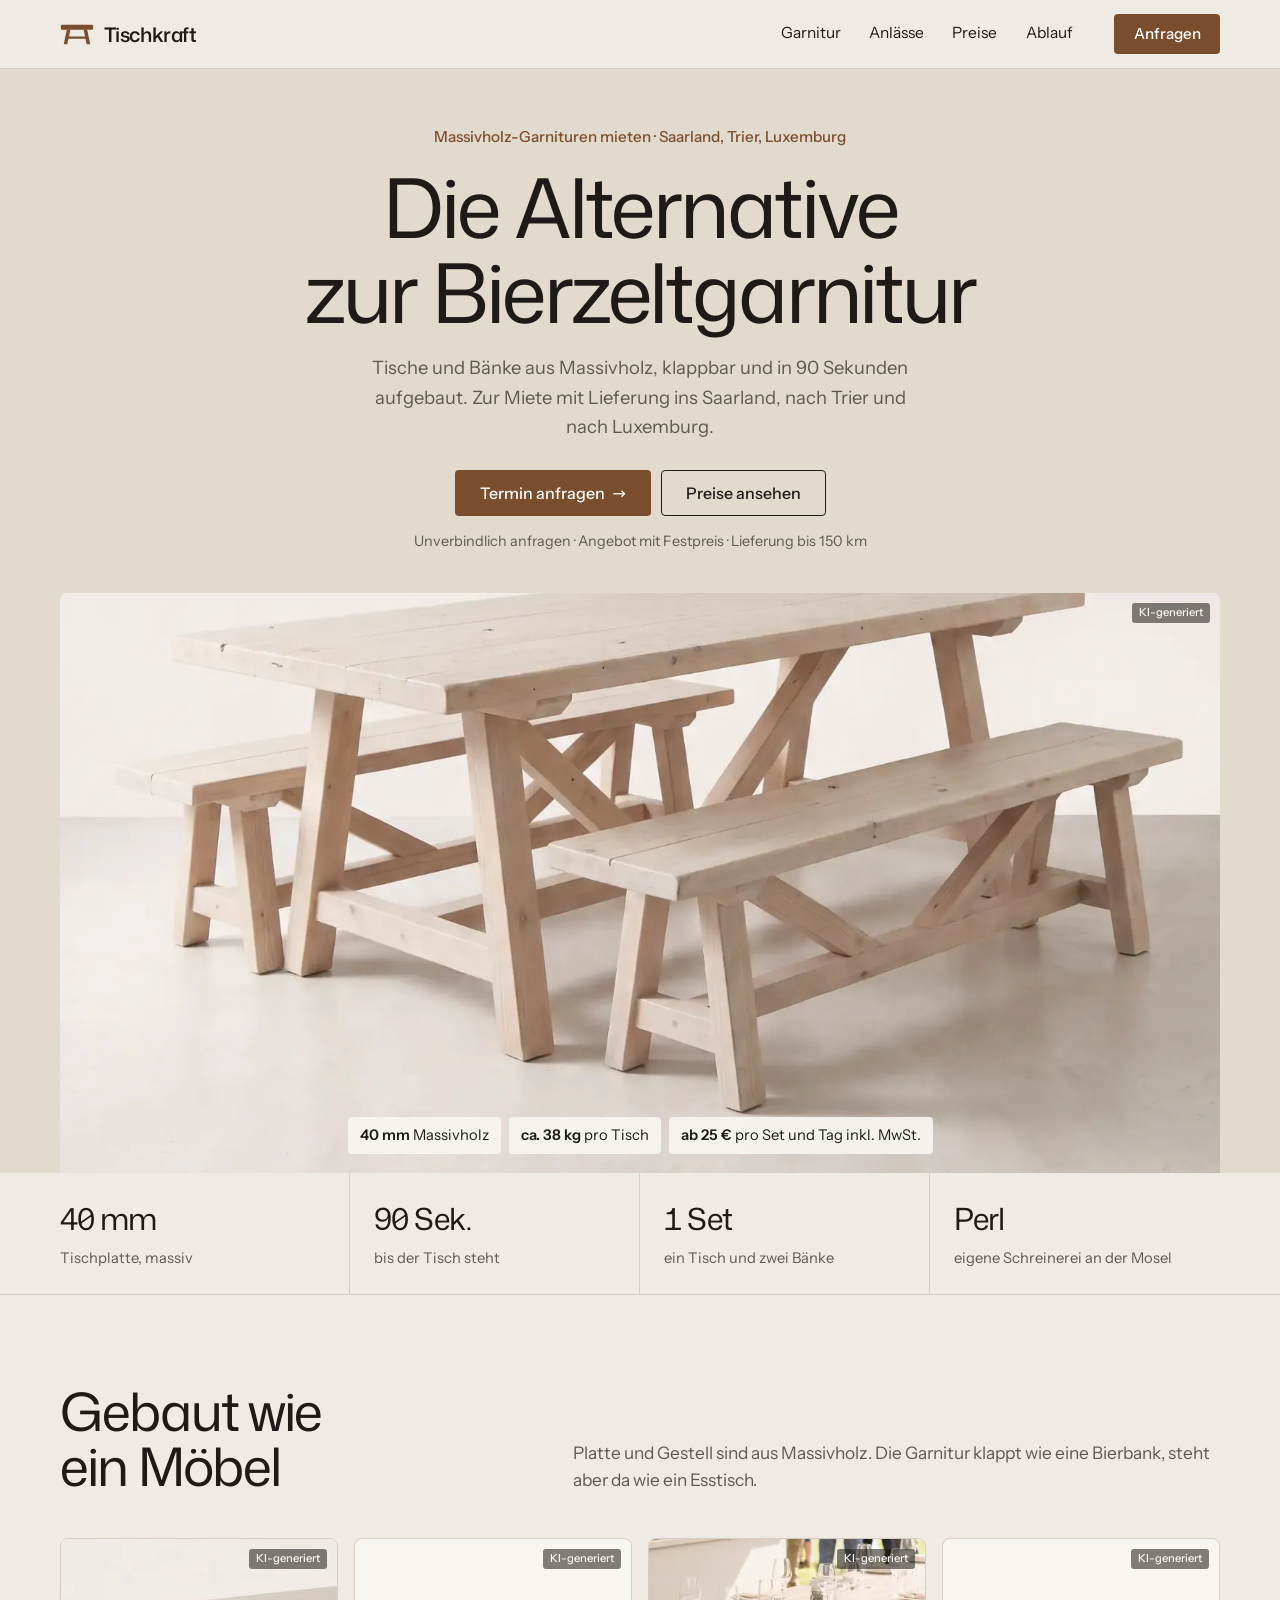
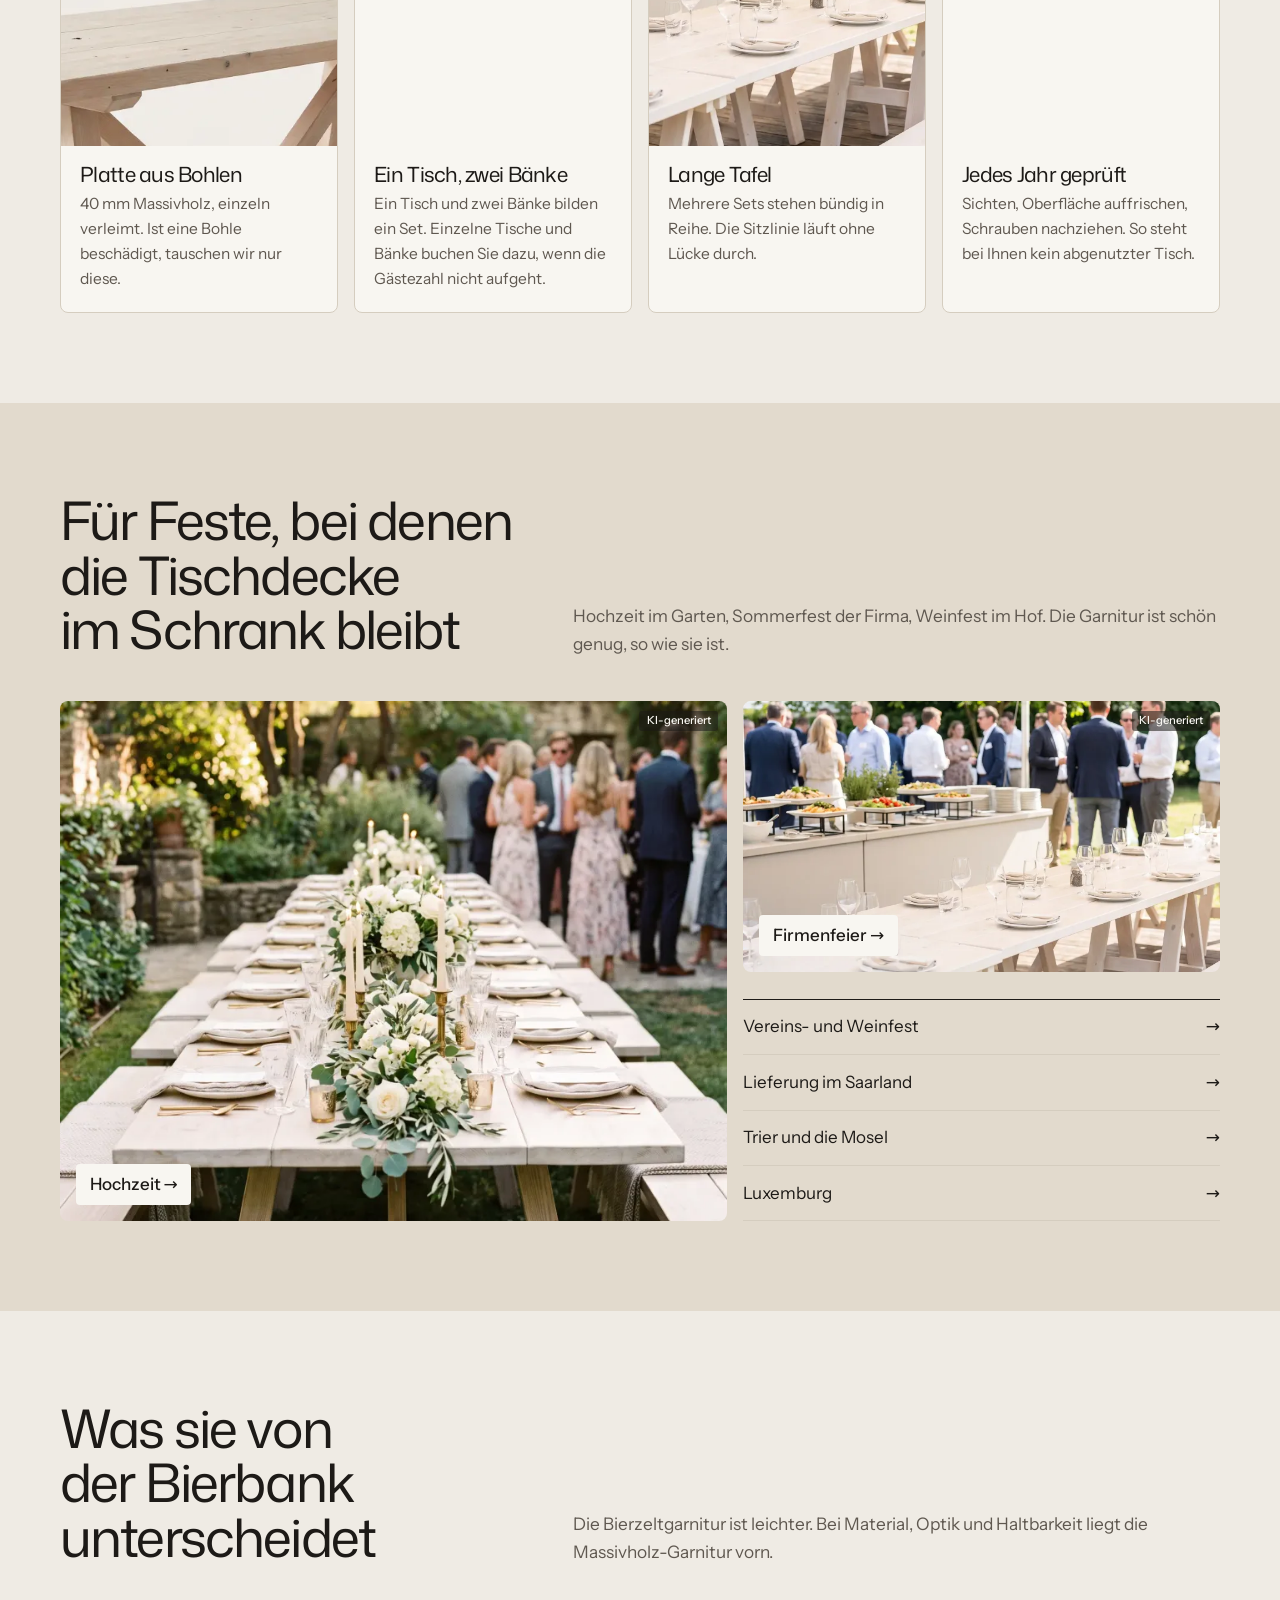
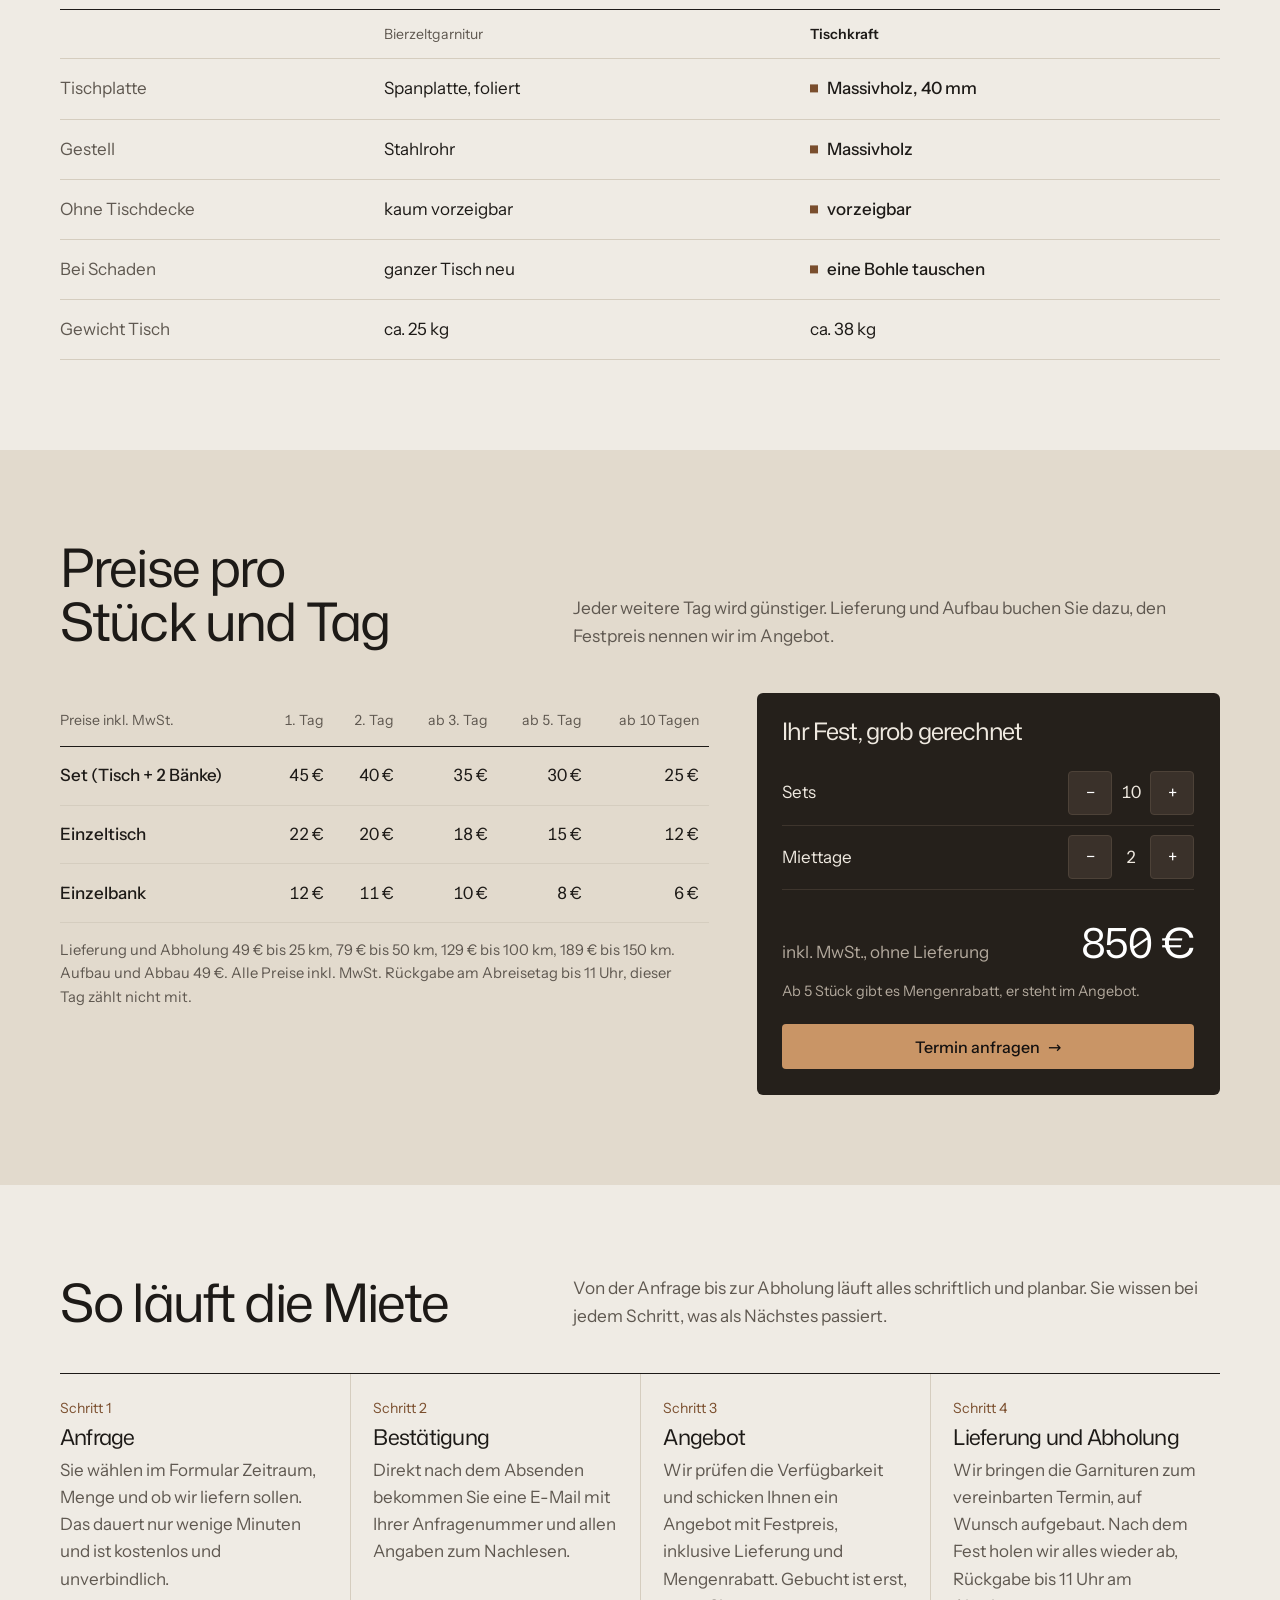
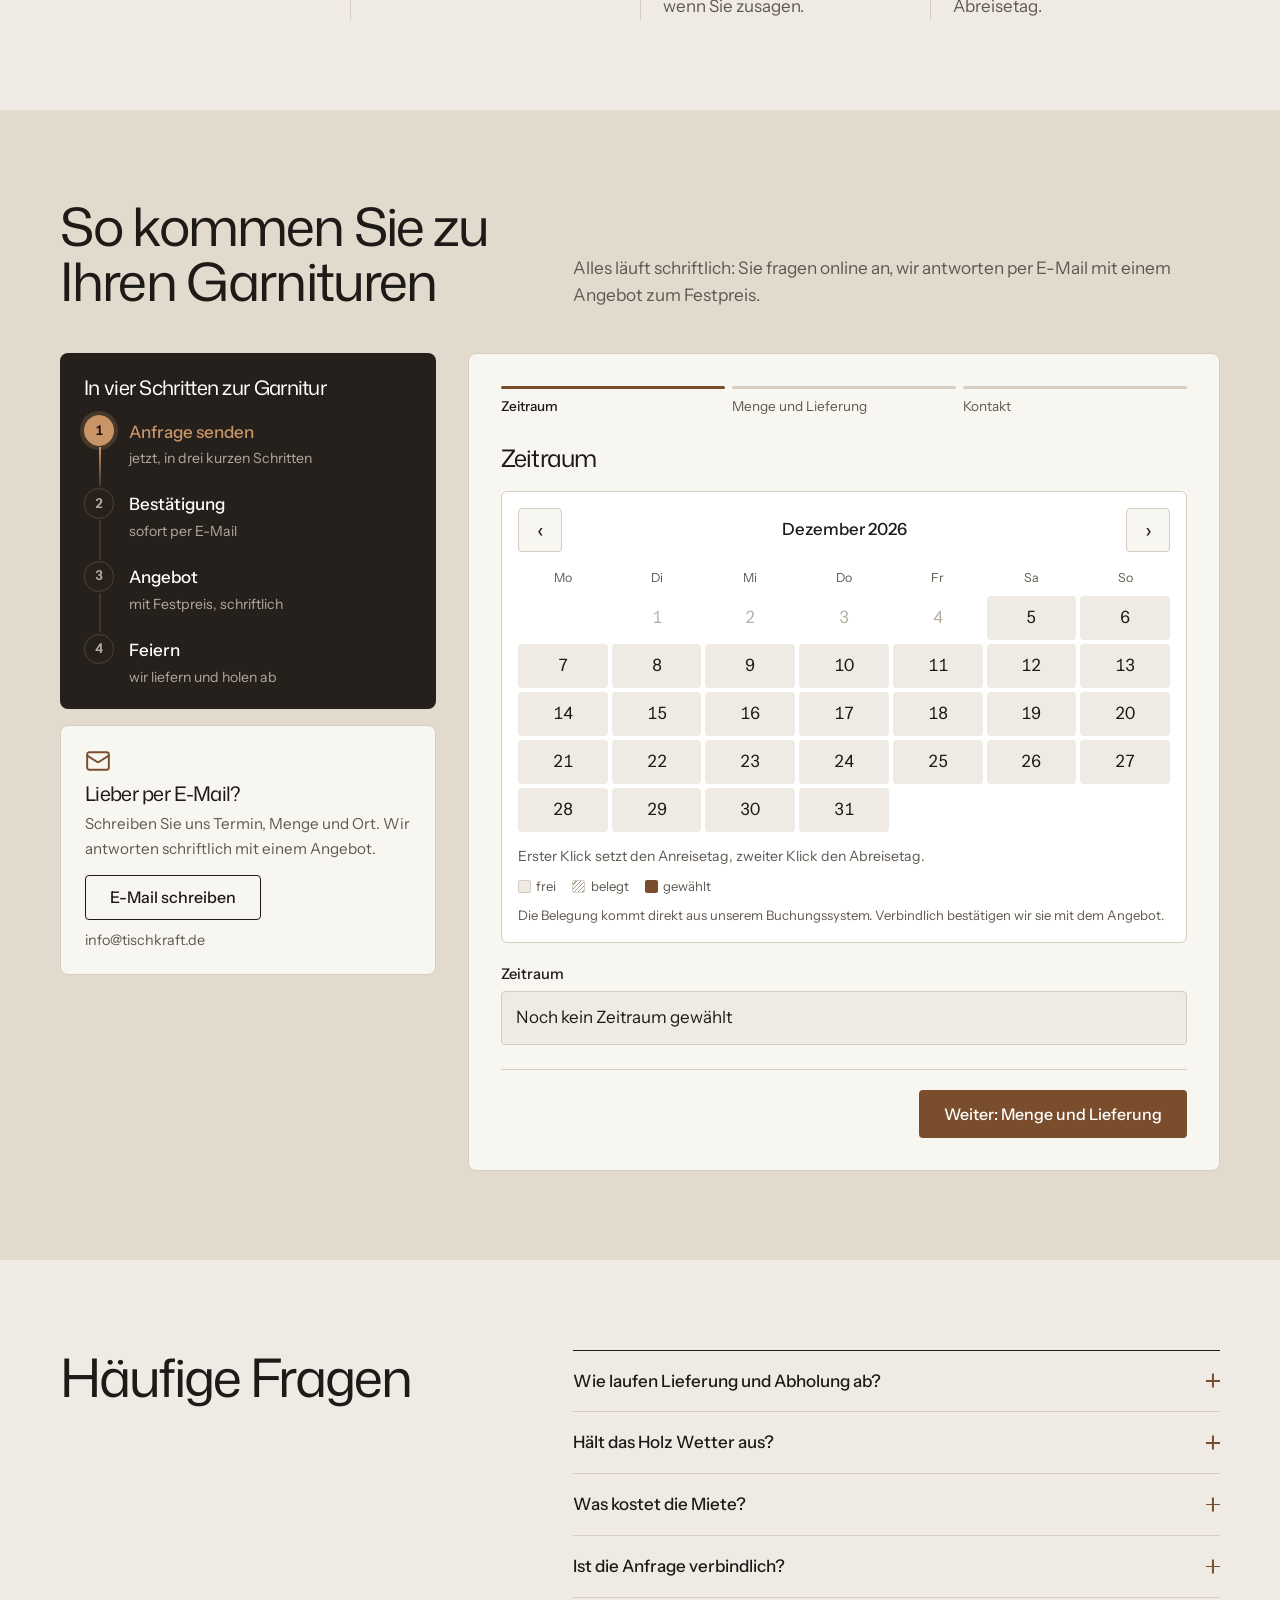
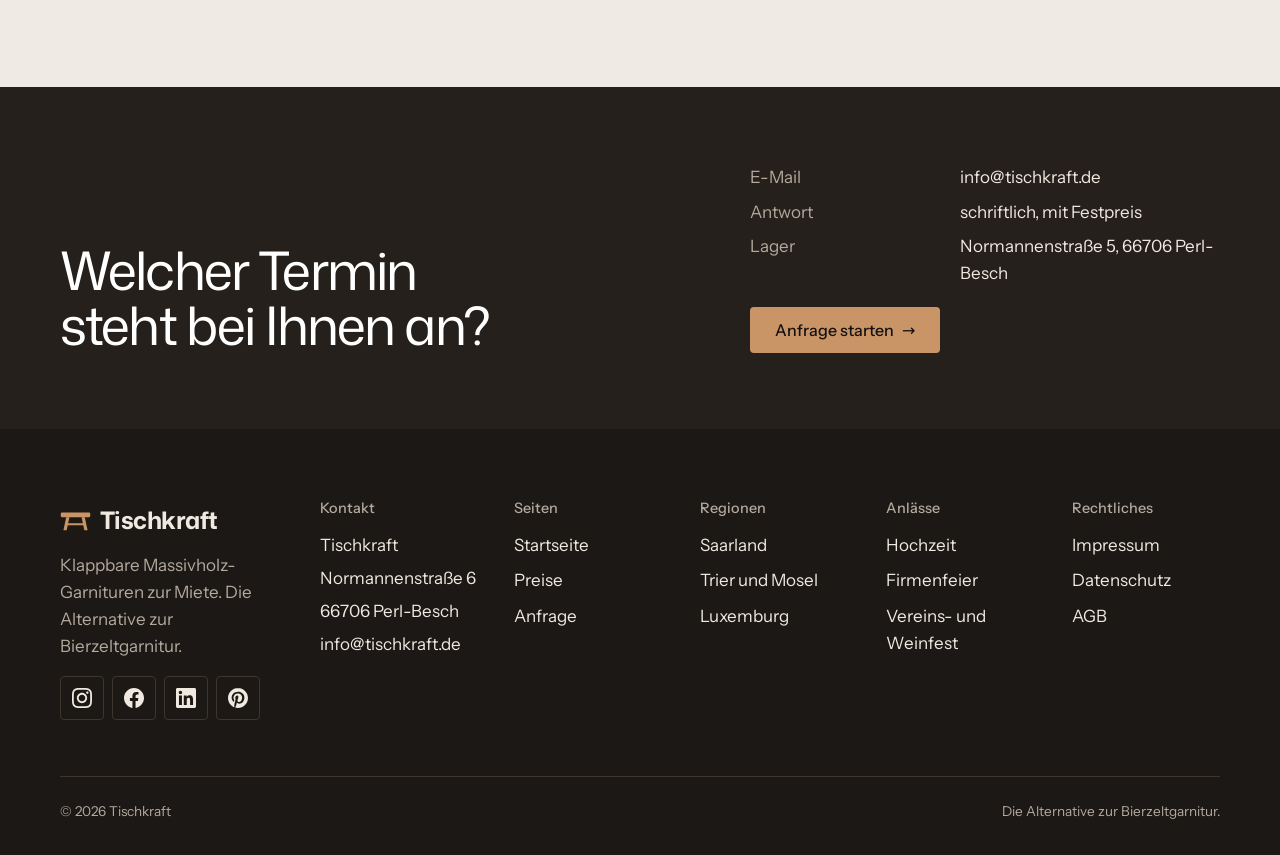
<file: index.html>
<!DOCTYPE html><html lang="de" data-astro-cid-5hce7sga> <head><meta charset="utf-8"><meta name="viewport" content="width=device-width, initial-scale=1"><title>Die Alternative zur Bierzeltgarnitur | Tischkraft</title><meta name="description" content="Klappbare Garnituren aus Massivholz zur Miete: 40 mm Platte, in 90 Sekunden aufgebaut, ohne Tischdecke vorzeigbar. Saarland, Trier und Luxemburg."><link rel="canonical" href="https://tischkraft.de/"><meta property="og:type" content="website"><meta property="og:locale" content="de_DE"><meta property="og:site_name" content="Tischkraft"><meta property="og:title" content="Die Alternative zur Bierzeltgarnitur | Tischkraft"><meta property="og:description" content="Klappbare Garnituren aus Massivholz zur Miete: 40 mm Platte, in 90 Sekunden aufgebaut, ohne Tischdecke vorzeigbar. Saarland, Trier und Luxemburg."><meta property="og:url" content="https://tischkraft.de/"><meta property="og:image" content="https://tischkraft.de/share.jpg"><meta property="og:image:alt" content="Tischkraft-Garnitur aus Massivholz: Tisch mit zwei Bänken"><meta name="twitter:card" content="summary_large_image"><meta name="twitter:title" content="Die Alternative zur Bierzeltgarnitur | Tischkraft"><meta name="twitter:description" content="Klappbare Garnituren aus Massivholz zur Miete: 40 mm Platte, in 90 Sekunden aufgebaut, ohne Tischdecke vorzeigbar. Saarland, Trier und Luxemburg."><meta name="twitter:image" content="https://tischkraft.de/share.jpg"><meta name="theme-color" content="#25201b"><link rel="icon" href="/favicon.svg" type="image/svg+xml"><link rel="icon" href="/favicon-48.png" sizes="48x48" type="image/png"><link rel="apple-touch-icon" href="/apple-touch-icon.png"><link rel="manifest" href="/site.webmanifest"><link rel="sitemap" href="/sitemap-index.xml"><script type="application/ld+json">{"@context":"https://schema.org","@graph":[{"@type":"LocalBusiness","@id":"https://tischkraft.de/#organization","name":"Tischkraft","description":"Vermietung klappbarer Massivholz-Garnituren (Tisch und zwei Bänke) aus eigener Schreinerei in Perl, mit Lieferung ins Saarland, nach Trier und nach Luxemburg. Die Alternative zur Bierzeltgarnitur.","url":"https://tischkraft.de","logo":"https://tischkraft.de/icon-512.png","image":"https://tischkraft.de/share.jpg","email":"info@tischkraft.de","contactPoint":{"@type":"ContactPoint","contactType":"customer service","email":"info@tischkraft.de","availableLanguage":["de"]},"priceRange":"6–45 € pro Stück und Tag inkl. MwSt.","sameAs":["https://www.instagram.com/tischkraft/","https://www.facebook.com/people/Tischkraft/61568313991481/","https://www.linkedin.com/company/105006661/","https://de.pinterest.com/tischkraft/"],"address":{"@type":"PostalAddress","streetAddress":"Normannenstraße 6","postalCode":"66706","addressLocality":"Perl-Besch","addressRegion":"Saarland","addressCountry":"DE"},"areaServed":[{"@type":"State","name":"Saarland"},{"@type":"State","name":"Rheinland-Pfalz"},{"@type":"Country","name":"Luxemburg"}]},{"@type":"WebSite","@id":"https://tischkraft.de/#website","url":"https://tischkraft.de","name":"Tischkraft","inLanguage":"de-DE","publisher":{"@id":"https://tischkraft.de/#organization"}},{"@type":"WebPage","@id":"https://tischkraft.de/#webpage","url":"https://tischkraft.de/","name":"Die Alternative zur Bierzeltgarnitur | Tischkraft","description":"Klappbare Garnituren aus Massivholz zur Miete: 40 mm Platte, in 90 Sekunden aufgebaut, ohne Tischdecke vorzeigbar. Saarland, Trier und Luxemburg.","inLanguage":"de-DE","isPartOf":{"@id":"https://tischkraft.de/#website"},"about":{"@id":"https://tischkraft.de/#organization"},"primaryImageOfPage":{"@type":"ImageObject","url":"https://tischkraft.de/share.jpg"}},{"@type":"Product","name":"Tischkraft Massivholz-Garnitur zur Miete","description":"Klappbare Garnitur aus Massivholz: Tisch mit 40 mm Massivholzplatte (ca. 38 kg) und zwei Bänke, in 90 Sekunden aufgebaut. Preise pro Stück und Tag inkl. MwSt., gestaffelt nach Miettagen.","image":"https://tischkraft.de/share.jpg","brand":{"@type":"Brand","name":"Tischkraft"},"material":"Massivholz","offers":[{"@type":"AggregateOffer","name":"Set (Tisch und zwei Bänke) pro Tag","priceCurrency":"EUR","lowPrice":25,"highPrice":45,"offerCount":5,"availability":"https://schema.org/InStock","businessFunction":"http://purl.org/goodrelations/v1#LeaseOut","seller":{"@id":"https://tischkraft.de/#organization"}},{"@type":"AggregateOffer","name":"Einzeltisch pro Tag","priceCurrency":"EUR","lowPrice":12,"highPrice":22,"offerCount":5,"availability":"https://schema.org/InStock","businessFunction":"http://purl.org/goodrelations/v1#LeaseOut","seller":{"@id":"https://tischkraft.de/#organization"}},{"@type":"AggregateOffer","name":"Einzelbank pro Tag","priceCurrency":"EUR","lowPrice":6,"highPrice":12,"offerCount":5,"availability":"https://schema.org/InStock","businessFunction":"http://purl.org/goodrelations/v1#LeaseOut","seller":{"@id":"https://tischkraft.de/#organization"}}]},{"@type":"FAQPage","mainEntity":[{"@type":"Question","name":"Wie laufen Lieferung und Abholung ab?","acceptedAnswer":{"@type":"Answer","text":"Wir liefern auf Termin und holen nach dem Anlass wieder ab. Sie geben Adresse und Zeitfenster an, wir stellen die Garnituren an einen ebenerdig erreichbaren Ort. Auf Wunsch bauen wir vor Ort auf und ab."}},{"@type":"Question","name":"Hält das Holz Wetter aus?","acceptedAnswer":{"@type":"Answer","text":"Die Garnitur ist für den Außeneinsatz an einzelnen Tagen gebaut, nicht für dauerhaftes Stehen im Freien. Regen und Sonne an einem Wochenende schaden nicht. Über Nacht und zwischen den Einsätzen lagern Sie trocken."}},{"@type":"Question","name":"Was kostet die Miete?","acceptedAnswer":{"@type":"Answer","text":"Ein Set aus Tisch und zwei Bänken kostet am ersten Tag 45 € inkl. MwSt., ab dem zweiten Tag wird jeder weitere Tag günstiger. Die ganze Staffel steht oben unter Preise."}},{"@type":"Question","name":"Ist die Anfrage verbindlich?","acceptedAnswer":{"@type":"Answer","text":"Nein. Sie wählen Zeitraum und Menge und senden die Anfrage. Erst wenn Sie unser Angebot annehmen, wird die Buchung verbindlich."}}]}]}</script><link rel="stylesheet" href="/_astro/firmenfeier.B2t3z-JE.css">
<link rel="stylesheet" href="/_astro/firmenfeier.CvhXvL6-.css">
<link rel="stylesheet" href="/_astro/index.CC5WleeZ.css"></head> <body data-astro-cid-5hce7sga> <a class="skip-link" href="#inhalt" data-astro-cid-5hce7sga>Zum Inhalt springen</a> <header class="header" data-astro-cid-3ef6ksr2> <div class="bar" data-astro-cid-3ef6ksr2> <a class="brand" href="/" aria-label="Tischkraft – zur Startseite" data-astro-cid-3ef6ksr2> <svg class="tk-mark brand-mark" viewBox="0 0 40 28" height="24" width="34" aria-hidden="true" fill="currentColor"> <rect x="1" y="3" width="38" height="6" rx="1.5"></rect> <path d="M8 9h4.2l-3.6 17H4.4z"></path> <path d="M27.8 9H32l3.6 17h-4.2z"></path> <rect x="7.5" y="17" width="25" height="2.6" rx="1"></rect> </svg> <span class="brand-name" data-astro-cid-3ef6ksr2>Tischkraft</span> </a> <nav class="nav" aria-label="Hauptnavigation" data-astro-cid-3ef6ksr2> <a class="nav-link" href="/#garnitur" data-astro-cid-3ef6ksr2>Garnitur</a><a class="nav-link" href="/#anlaesse" data-astro-cid-3ef6ksr2>Anlässe</a><a class="nav-link" href="#preise" data-astro-cid-3ef6ksr2>Preise</a><a class="nav-link" href="#ablauf" data-astro-cid-3ef6ksr2>Ablauf</a> </nav> <a class="btn btn-primary nav-cta" href="#anfrage" data-astro-cid-3ef6ksr2>Anfragen</a> <button class="menu-btn" type="button" aria-expanded="false" aria-controls="menu-mobil" data-menu data-astro-cid-3ef6ksr2> <span class="menu-ic" aria-hidden="true" data-astro-cid-3ef6ksr2><span data-astro-cid-3ef6ksr2></span><span data-astro-cid-3ef6ksr2></span><span data-astro-cid-3ef6ksr2></span></span> <span class="sr-only" data-astro-cid-3ef6ksr2>Menü</span> </button> </div> <nav class="menu-mobil" id="menu-mobil" aria-label="Menü" hidden data-astro-cid-3ef6ksr2> <a href="/#garnitur" data-astro-cid-3ef6ksr2>Garnitur</a><a href="/#anlaesse" data-astro-cid-3ef6ksr2>Anlässe</a><a href="#preise" data-astro-cid-3ef6ksr2>Preise</a><a href="#ablauf" data-astro-cid-3ef6ksr2>Ablauf</a> </nav> </header> <script type="module">const d=document.querySelector("[data-menu]"),t=document.getElementById("menu-mobil");if(d&&t){const n=e=>{d.setAttribute("aria-expanded",String(e)),t.hidden=!e};d.addEventListener("click",()=>n(t.hidden)),t.querySelectorAll("a").forEach(e=>e.addEventListener("click",()=>n(!1))),document.addEventListener("keydown",e=>e.key==="Escape"&&n(!1))}</script>  <main id="inhalt" data-astro-cid-5hce7sga> <section class="hero" data-astro-cid-j7pv25f6> <div class="wrap hero-text" data-enter data-astro-cid-j7pv25f6> <p class="kicker" data-astro-cid-j7pv25f6>Massivholz-Garnituren mieten · Saarland, Trier, Luxemburg</p> <h1 data-astro-cid-j7pv25f6>Die Alternative zur Bierzeltgarnitur</h1> <p class="lead" data-astro-cid-j7pv25f6>Tische und Bänke aus Massivholz, klappbar und in 90 Sekunden aufgebaut. Zur Miete mit Lieferung ins Saarland, nach Trier und nach Luxemburg.</p> <div class="ctas" data-astro-cid-j7pv25f6> <a class="btn btn-primary" href="#anfrage" data-astro-cid-j7pv25f6>Termin anfragen <span class="arr" aria-hidden="true" data-astro-cid-j7pv25f6>→</span></a> <a class="btn btn-line" href="#preise" data-astro-cid-j7pv25f6>Preise ansehen</a> </div> <p class="assure" data-astro-cid-j7pv25f6>Unverbindlich anfragen · Angebot mit Festpreis · Lieferung bis 150 km</p> </div> <div class="wrap stage-wrap" data-astro-cid-j7pv25f6> <div class="stage zoomwrap" data-ki="KI-generiert" data-astro-cid-j7pv25f6> <img src="/_astro/hero-garnitur-freigestellt.BMPXR_lJ_Z2n5hy8.webp" srcset="/_astro/hero-garnitur-freigestellt.BMPXR_lJ_Z1iFMim.webp 480w, /_astro/hero-garnitur-freigestellt.BMPXR_lJ_13fB4B.webp 800w, /_astro/hero-garnitur-freigestellt.BMPXR_lJ_Z2wBR4J.webp 1200w, /_astro/hero-garnitur-freigestellt.BMPXR_lJ_Z10r61i.webp 1600w" alt="Tischkraft-Garnitur aus Massivholz: Tisch mit zwei Bänken" sizes="(max-width: 1320px) 100vw, 1240px" loading="eager" fetchpriority="high" decoding="async" width="1856" height="2304" class="zoom"> </div> <ul class="tags" data-astro-cid-j7pv25f6> <li data-astro-cid-j7pv25f6><b data-astro-cid-j7pv25f6>40 mm</b> Massivholz</li><li data-astro-cid-j7pv25f6><b data-astro-cid-j7pv25f6>ca. 38 kg</b> pro Tisch</li><li data-astro-cid-j7pv25f6><b data-astro-cid-j7pv25f6>ab 25 €</b> pro Set und Tag inkl. MwSt.</li> </ul> </div> </section> <div class="specs" data-astro-cid-j7pv25f6> <div class="wrap specs-grid" data-astro-cid-j7pv25f6> <div data-astro-cid-j7pv25f6><b data-astro-cid-j7pv25f6>40 mm</b><span data-astro-cid-j7pv25f6>Tischplatte, massiv</span></div><div data-astro-cid-j7pv25f6><b data-astro-cid-j7pv25f6>90 Sek.</b><span data-astro-cid-j7pv25f6>bis der Tisch steht</span></div><div data-astro-cid-j7pv25f6><b data-astro-cid-j7pv25f6>1 Set</b><span data-astro-cid-j7pv25f6>ein Tisch und zwei Bänke</span></div><div data-astro-cid-j7pv25f6><b data-astro-cid-j7pv25f6>Perl</b><span data-astro-cid-j7pv25f6>eigene Schreinerei an der Mosel</span></div> </div> </div> <section id="garnitur" class="blk" data-astro-cid-j7pv25f6> <div class="wrap" data-astro-cid-j7pv25f6> <div class="blk-head" data-astro-cid-j7pv25f6><h2 data-astro-cid-j7pv25f6>Gebaut wie ein Möbel</h2><p data-astro-cid-j7pv25f6>Platte und Gestell sind aus Massivholz. Die Garnitur klappt wie eine Bierbank, steht aber da wie ein Esstisch.</p></div> <div class="cards" data-astro-cid-j7pv25f6> <article class="card" data-astro-cid-j7pv25f6> <div class="card-pic zoomwrap" data-ki="KI-generiert" data-astro-cid-j7pv25f6><img src="/_astro/garnitur-holzunterbau.DPQJiaIP_Z1h14am.webp" srcset="/_astro/garnitur-holzunterbau.DPQJiaIP_22mlhd.webp 480w, /_astro/garnitur-holzunterbau.DPQJiaIP_ufxKv.webp 800w, /_astro/garnitur-holzunterbau.DPQJiaIP_1YMo0z.webp 1200w, /_astro/garnitur-holzunterbau.DPQJiaIP_mIguu.webp 1600w, /_astro/garnitur-holzunterbau.DPQJiaIP_ZtK1YQ.webp 2000w" alt="Tischplatte aus verleimten Bohlen" sizes="(max-width: 540px) 290vw, 870px" style="object-position:50% 22%;transform-origin:50% 22%;scale:2.9" loading="lazy" fetchpriority="auto" decoding="async" width="2528" height="1696" class="zoom crop"></div> <div class="card-body" data-astro-cid-j7pv25f6><h3 data-astro-cid-j7pv25f6>Platte aus Bohlen</h3><p data-astro-cid-j7pv25f6>40 mm Massivholz, einzeln verleimt. Ist eine Bohle beschädigt, tauschen wir nur diese.</p></div> </article><article class="card" data-astro-cid-j7pv25f6> <div class="card-pic zoomwrap" data-ki="KI-generiert" data-astro-cid-j7pv25f6><img src="/_astro/hero-garnitur-freigestellt.BMPXR_lJ_Z2n5hy8.webp" srcset="/_astro/hero-garnitur-freigestellt.BMPXR_lJ_Z1iFMim.webp 480w, /_astro/hero-garnitur-freigestellt.BMPXR_lJ_13fB4B.webp 800w, /_astro/hero-garnitur-freigestellt.BMPXR_lJ_Z2wBR4J.webp 1200w, /_astro/hero-garnitur-freigestellt.BMPXR_lJ_Z10r61i.webp 1600w" alt="Tisch mit zwei Bänken aus Massivholz" sizes="(max-width: 540px) 125vw, 375px" style="object-position:50% 62%;transform-origin:50% 62%;scale:1.25" loading="lazy" fetchpriority="auto" decoding="async" width="1856" height="2304" class="zoom crop"></div> <div class="card-body" data-astro-cid-j7pv25f6><h3 data-astro-cid-j7pv25f6>Ein Tisch, zwei Bänke</h3><p data-astro-cid-j7pv25f6>Ein Tisch und zwei Bänke bilden ein Set. Einzelne Tische und Bänke buchen Sie dazu, wenn die Gästezahl nicht aufgeht.</p></div> </article><article class="card" data-astro-cid-j7pv25f6> <div class="card-pic zoomwrap" data-ki="KI-generiert" data-astro-cid-j7pv25f6><img src="/_astro/anlass-firmenevent.hpF_h71x_dsvmo.webp" srcset="/_astro/anlass-firmenevent.hpF_h71x_Z1ChJO0.webp 480w, /_astro/anlass-firmenevent.hpF_h71x_uUQnx.webp 800w, /_astro/anlass-firmenevent.hpF_h71x_5InOM.webp 1200w, /_astro/anlass-firmenevent.hpF_h71x_Z22sN1g.webp 1600w" alt="Lange Tafel aus mehreren Tischen" sizes="(max-width: 540px) 190vw, 570px" style="object-position:80% 70%;transform-origin:80% 70%;scale:1.9" loading="lazy" fetchpriority="auto" decoding="async" width="1856" height="2304" class="zoom crop"></div> <div class="card-body" data-astro-cid-j7pv25f6><h3 data-astro-cid-j7pv25f6>Lange Tafel</h3><p data-astro-cid-j7pv25f6>Mehrere Sets stehen bündig in Reihe. Die Sitzlinie läuft ohne Lücke durch.</p></div> </article><article class="card" data-astro-cid-j7pv25f6> <div class="card-pic zoomwrap" data-ki="KI-generiert" data-astro-cid-j7pv25f6><img src="/_astro/garnitur-holzunterbau.DPQJiaIP_Z1h14am.webp" srcset="/_astro/garnitur-holzunterbau.DPQJiaIP_22mlhd.webp 480w, /_astro/garnitur-holzunterbau.DPQJiaIP_ufxKv.webp 800w, /_astro/garnitur-holzunterbau.DPQJiaIP_1YMo0z.webp 1200w, /_astro/garnitur-holzunterbau.DPQJiaIP_mIguu.webp 1600w, /_astro/garnitur-holzunterbau.DPQJiaIP_ZtK1YQ.webp 2000w" alt="Gestell aus Massivholz" sizes="(max-width: 540px) 230vw, 690px" style="object-position:30% 70%;transform-origin:30% 70%;scale:2.3" loading="lazy" fetchpriority="auto" decoding="async" width="2528" height="1696" class="zoom crop"></div> <div class="card-body" data-astro-cid-j7pv25f6><h3 data-astro-cid-j7pv25f6>Jedes Jahr geprüft</h3><p data-astro-cid-j7pv25f6>Sichten, Oberfläche auffrischen, Schrauben nachziehen. So steht bei Ihnen kein abgenutzter Tisch.</p></div> </article> </div> </div> </section> <section id="anlaesse" class="blk blk-sand" data-astro-cid-j7pv25f6> <div class="wrap" data-astro-cid-j7pv25f6> <div class="blk-head" data-astro-cid-j7pv25f6><h2 data-astro-cid-j7pv25f6>Für Feste, bei denen die Tischdecke im Schrank bleibt</h2><p data-astro-cid-j7pv25f6>Hochzeit im Garten, Sommerfest der Firma, Weinfest im Hof. Die Garnitur ist schön genug, so wie sie ist.</p></div> <div class="anl" data-astro-cid-j7pv25f6> <a class="anl-big zoomwrap" href="/hochzeit/" data-ki="KI-generiert" data-astro-cid-j7pv25f6> <img src="/_astro/anlass-hochzeit.Cw9wLnQR_Z1Aq5aN.webp" srcset="/_astro/anlass-hochzeit.Cw9wLnQR_2nJFhE.webp 480w, /_astro/anlass-hochzeit.Cw9wLnQR_4E6Cz.webp 800w, /_astro/anlass-hochzeit.Cw9wLnQR_Z1iNgdE.webp 1200w, /_astro/anlass-hochzeit.Cw9wLnQR_eJn2j.webp 1600w" alt="Hochzeitstafel aus Tischkraft-Garnituren im Garten" sizes="(max-width: 860px) 100vw, 720px" loading="lazy" fetchpriority="auto" decoding="async" width="1856" height="2304" class="zoom"> <span class="anl-label" data-astro-cid-j7pv25f6>Hochzeit <span aria-hidden="true" data-astro-cid-j7pv25f6>→</span></span> </a> <a class="anl-small zoomwrap" href="/firmenfeier/" data-ki="KI-generiert" data-astro-cid-j7pv25f6> <img src="/_astro/anlass-firmenevent.hpF_h71x_dsvmo.webp" srcset="/_astro/anlass-firmenevent.hpF_h71x_Z1ChJO0.webp 480w, /_astro/anlass-firmenevent.hpF_h71x_uUQnx.webp 800w, /_astro/anlass-firmenevent.hpF_h71x_5InOM.webp 1200w, /_astro/anlass-firmenevent.hpF_h71x_Z22sN1g.webp 1600w" alt="Firmenfeier mit Tischkraft-Garnituren" sizes="(max-width: 540px) 100vw, 520px" loading="lazy" fetchpriority="auto" decoding="async" width="1856" height="2304" class="zoom"> <span class="anl-label" data-astro-cid-j7pv25f6>Firmenfeier <span aria-hidden="true" data-astro-cid-j7pv25f6>→</span></span> </a> <ul class="link-list anl-links" data-astro-cid-j7pv25f6> <li data-astro-cid-j7pv25f6><a href="/vereinsfest/" data-astro-cid-j7pv25f6>Vereins- und Weinfest<span aria-hidden="true" data-astro-cid-j7pv25f6>→</span></a></li><li data-astro-cid-j7pv25f6><a href="/mieten/saarland/" data-astro-cid-j7pv25f6>Lieferung im Saarland<span aria-hidden="true" data-astro-cid-j7pv25f6>→</span></a></li><li data-astro-cid-j7pv25f6><a href="/mieten/trier/" data-astro-cid-j7pv25f6>Trier und die Mosel<span aria-hidden="true" data-astro-cid-j7pv25f6>→</span></a></li><li data-astro-cid-j7pv25f6><a href="/mieten/luxemburg/" data-astro-cid-j7pv25f6>Luxemburg<span aria-hidden="true" data-astro-cid-j7pv25f6>→</span></a></li> </ul> </div> </div> </section> <section class="blk" data-astro-cid-j7pv25f6> <div class="wrap" data-astro-cid-j7pv25f6> <div class="blk-head" data-astro-cid-j7pv25f6><h2 data-astro-cid-j7pv25f6>Was sie von der Bierbank unterscheidet</h2><p data-astro-cid-j7pv25f6>Die Bierzeltgarnitur ist leichter. Bei Material, Optik und Haltbarkeit liegt die Massivholz-Garnitur vorn.</p></div> <div class="vs" role="table" aria-label="Was sie von der Bierbank unterscheidet" data-astro-cid-j7pv25f6> <div class="vs-row vs-h" role="row" data-astro-cid-j7pv25f6><span role="columnheader" data-astro-cid-j7pv25f6></span><span role="columnheader" data-astro-cid-j7pv25f6>Bierzeltgarnitur</span><span role="columnheader" data-astro-cid-j7pv25f6><b data-astro-cid-j7pv25f6>Tischkraft</b></span></div> <div class="vs-row" role="row" data-astro-cid-j7pv25f6><span role="rowheader" data-astro-cid-j7pv25f6>Tischplatte</span><span role="cell" data-astro-cid-j7pv25f6>Spanplatte, foliert</span><span role="cell" class="us" data-astro-cid-j7pv25f6>Massivholz, 40 mm</span></div><div class="vs-row" role="row" data-astro-cid-j7pv25f6><span role="rowheader" data-astro-cid-j7pv25f6>Gestell</span><span role="cell" data-astro-cid-j7pv25f6>Stahlrohr</span><span role="cell" class="us" data-astro-cid-j7pv25f6>Massivholz</span></div><div class="vs-row" role="row" data-astro-cid-j7pv25f6><span role="rowheader" data-astro-cid-j7pv25f6>Ohne Tischdecke</span><span role="cell" data-astro-cid-j7pv25f6>kaum vorzeigbar</span><span role="cell" class="us" data-astro-cid-j7pv25f6>vorzeigbar</span></div><div class="vs-row" role="row" data-astro-cid-j7pv25f6><span role="rowheader" data-astro-cid-j7pv25f6>Bei Schaden</span><span role="cell" data-astro-cid-j7pv25f6>ganzer Tisch neu</span><span role="cell" class="us" data-astro-cid-j7pv25f6>eine Bohle tauschen</span></div><div class="vs-row" role="row" data-astro-cid-j7pv25f6><span role="rowheader" data-astro-cid-j7pv25f6>Gewicht Tisch</span><span role="cell" data-astro-cid-j7pv25f6>ca. 25 kg</span><span role="cell" data-astro-cid-j7pv25f6>ca. 38 kg</span></div> </div> </div> </section> <section id="preise" class="blk blk-sand" data-astro-cid-6366rumt> <div class="wrap" data-astro-cid-6366rumt> <div class="blk-head" data-astro-cid-6366rumt><h2 data-astro-cid-6366rumt>Preise pro Stück und Tag</h2><p data-astro-cid-6366rumt>Jeder weitere Tag wird günstiger. Lieferung und Aufbau buchen Sie dazu, den Festpreis nennen wir im Angebot.</p></div> <div class="price" data-astro-cid-6366rumt> <div data-astro-cid-6366rumt> <div class="tbl" data-astro-cid-6366rumt> <table data-astro-cid-6366rumt> <caption class="sr-only" data-astro-cid-6366rumt>Preise pro Stück und Tag</caption> <thead data-astro-cid-6366rumt><tr data-astro-cid-6366rumt><th scope="col" data-astro-cid-6366rumt><span class="lang" data-astro-cid-6366rumt>Preise inkl. MwSt.</span><span class="kurz" data-astro-cid-6366rumt>inkl. MwSt.</span></th><th scope="col" data-astro-cid-6366rumt><span class="lang" data-astro-cid-6366rumt>1. Tag</span><span class="kurz" data-astro-cid-6366rumt>1. Tag</span></th><th scope="col" data-astro-cid-6366rumt><span class="lang" data-astro-cid-6366rumt>2. Tag</span><span class="kurz" data-astro-cid-6366rumt>2. Tag</span></th><th scope="col" data-astro-cid-6366rumt><span class="lang" data-astro-cid-6366rumt>ab 3. Tag</span><span class="kurz" data-astro-cid-6366rumt>ab 3.</span></th><th scope="col" data-astro-cid-6366rumt><span class="lang" data-astro-cid-6366rumt>ab 5. Tag</span><span class="kurz" data-astro-cid-6366rumt>ab 5.</span></th><th scope="col" data-astro-cid-6366rumt><span class="lang" data-astro-cid-6366rumt>ab 10 Tagen</span><span class="kurz" data-astro-cid-6366rumt>ab 10.</span></th></tr></thead> <tbody data-astro-cid-6366rumt> <tr data-astro-cid-6366rumt><th scope="row" data-astro-cid-6366rumt><span class="lang" data-astro-cid-6366rumt>Set (Tisch + 2 Bänke)</span><span class="kurz" data-astro-cid-6366rumt>Set</span></th><td data-astro-cid-6366rumt>45 €</td><td data-astro-cid-6366rumt>40 €</td><td data-astro-cid-6366rumt>35 €</td><td data-astro-cid-6366rumt>30 €</td><td data-astro-cid-6366rumt>25 €</td></tr><tr data-astro-cid-6366rumt><th scope="row" data-astro-cid-6366rumt><span class="lang" data-astro-cid-6366rumt>Einzeltisch</span><span class="kurz" data-astro-cid-6366rumt>Tisch</span></th><td data-astro-cid-6366rumt>22 €</td><td data-astro-cid-6366rumt>20 €</td><td data-astro-cid-6366rumt>18 €</td><td data-astro-cid-6366rumt>15 €</td><td data-astro-cid-6366rumt>12 €</td></tr><tr data-astro-cid-6366rumt><th scope="row" data-astro-cid-6366rumt><span class="lang" data-astro-cid-6366rumt>Einzelbank</span><span class="kurz" data-astro-cid-6366rumt>Bank</span></th><td data-astro-cid-6366rumt>12 €</td><td data-astro-cid-6366rumt>11 €</td><td data-astro-cid-6366rumt>10 €</td><td data-astro-cid-6366rumt>8 €</td><td data-astro-cid-6366rumt>6 €</td></tr> </tbody> </table> </div> <p class="fine" data-astro-cid-6366rumt>Lieferung und Abholung 49 € bis 25 km, 79 € bis 50 km, 129 € bis 100 km, 189 € bis 150 km. Aufbau und Abbau 49 €. Alle Preise inkl. MwSt. Rückgabe am Abreisetag bis 11 Uhr, dieser Tag zählt nicht mit.</p> </div> <div class="calc" data-rechner data-rates="[45,40,35,30,25]" data-sets="10" data-tage="2" data-astro-cid-6366rumt> <h3 data-astro-cid-6366rumt>Ihr Fest, grob gerechnet</h3> <div class="calc-row" data-astro-cid-6366rumt><span id="lbl-sets" data-astro-cid-6366rumt>Sets</span> <span class="step" data-astro-cid-6366rumt><button type="button" data-k="set" data-d="-1" aria-label="Sets weniger" data-astro-cid-6366rumt>−</button><output data-o="set" aria-labelledby="lbl-sets" data-astro-cid-6366rumt>10</output><button type="button" data-k="set" data-d="1" aria-label="Sets mehr" data-astro-cid-6366rumt>+</button></span></div> <div class="calc-row" data-astro-cid-6366rumt><span id="lbl-tage" data-astro-cid-6366rumt>Miettage</span> <span class="step" data-astro-cid-6366rumt><button type="button" data-k="tage" data-d="-1" aria-label="Miettage weniger" data-astro-cid-6366rumt>−</button><output data-o="tage" aria-labelledby="lbl-tage" data-astro-cid-6366rumt>2</output><button type="button" data-k="tage" data-d="1" aria-label="Miettage mehr" data-astro-cid-6366rumt>+</button></span></div> <div class="calc-sum" data-astro-cid-6366rumt><span data-astro-cid-6366rumt>inkl. MwSt., ohne Lieferung</span><b data-o="sum" aria-live="polite" data-astro-cid-6366rumt>850 €</b></div> <p class="calc-fine" data-astro-cid-6366rumt>Ab 5 Stück gibt es Mengenrabatt, er steht im Angebot.</p> <a class="btn btn-hi calc-btn" href="#anfrage" data-astro-cid-6366rumt>Termin anfragen <span class="arr" aria-hidden="true" data-astro-cid-6366rumt>→</span></a> </div> </div> </div> </section> <script type="module" src="/_astro/PreisBlock.astro_astro_type_script_index_0_lang._vf2Koi_.js"></script>  <section id="ablauf" class="blk" data-astro-cid-klvwrq4m> <div class="wrap" data-astro-cid-klvwrq4m> <div class="blk-head" data-astro-cid-klvwrq4m><h2 data-astro-cid-klvwrq4m>So läuft die Miete</h2><p data-astro-cid-klvwrq4m>Von der Anfrage bis zur Abholung läuft alles schriftlich und planbar. Sie wissen bei jedem Schritt, was als Nächstes passiert.</p></div> <ol class="ruled" data-astro-cid-klvwrq4m> <li data-astro-cid-klvwrq4m><small data-astro-cid-klvwrq4m>Schritt 1</small><h3 data-astro-cid-klvwrq4m>Anfrage</h3><p data-astro-cid-klvwrq4m>Sie wählen im Formular Zeitraum, Menge und ob wir liefern sollen. Das dauert nur wenige Minuten und ist kostenlos und unverbindlich.</p></li><li data-astro-cid-klvwrq4m><small data-astro-cid-klvwrq4m>Schritt 2</small><h3 data-astro-cid-klvwrq4m>Bestätigung</h3><p data-astro-cid-klvwrq4m>Direkt nach dem Absenden bekommen Sie eine E-Mail mit Ihrer Anfragenummer und allen Angaben zum Nachlesen.</p></li><li data-astro-cid-klvwrq4m><small data-astro-cid-klvwrq4m>Schritt 3</small><h3 data-astro-cid-klvwrq4m>Angebot</h3><p data-astro-cid-klvwrq4m>Wir prüfen die Verfügbarkeit und schicken Ihnen ein Angebot mit Festpreis, inklusive Lieferung und Mengenrabatt. Gebucht ist erst, wenn Sie zusagen.</p></li><li data-astro-cid-klvwrq4m><small data-astro-cid-klvwrq4m>Schritt 4</small><h3 data-astro-cid-klvwrq4m>Lieferung und Abholung</h3><p data-astro-cid-klvwrq4m>Wir bringen die Garnituren zum vereinbarten Termin, auf Wunsch aufgebaut. Nach dem Fest holen wir alles wieder ab, Rückgabe bis 11 Uhr am Abreisetag.</p></li> </ol> </div> </section>  <section id="anfrage" class="blk blk-sand" data-astro-cid-z6ic5kke> <div class="wrap" data-astro-cid-z6ic5kke> <div class="blk-head" data-astro-cid-z6ic5kke><h2 data-astro-cid-z6ic5kke>So kommen Sie zu Ihren Garnituren</h2><p data-astro-cid-z6ic5kke>Alles läuft schriftlich: Sie fragen online an, wir antworten per E-Mail mit einem Angebot zum Festpreis.</p></div> <div class="grid" data-astro-cid-z6ic5kke> <aside class="seite" data-astro-cid-z6ic5kke> <div class="weg" data-astro-cid-z6ic5kke> <h3 data-astro-cid-z6ic5kke>In vier Schritten zur Garnitur</h3> <ol data-astro-cid-z6ic5kke> <li class="jetzt" data-astro-cid-z6ic5kke> <span class="nr" aria-hidden="true" data-astro-cid-z6ic5kke>1</span> <span class="txt" data-astro-cid-z6ic5kke><b data-astro-cid-z6ic5kke>Anfrage senden</b><small data-astro-cid-z6ic5kke>jetzt, in drei kurzen Schritten</small></span> </li><li data-astro-cid-z6ic5kke> <span class="nr" aria-hidden="true" data-astro-cid-z6ic5kke>2</span> <span class="txt" data-astro-cid-z6ic5kke><b data-astro-cid-z6ic5kke>Bestätigung</b><small data-astro-cid-z6ic5kke>sofort per E-Mail</small></span> </li><li data-astro-cid-z6ic5kke> <span class="nr" aria-hidden="true" data-astro-cid-z6ic5kke>3</span> <span class="txt" data-astro-cid-z6ic5kke><b data-astro-cid-z6ic5kke>Angebot</b><small data-astro-cid-z6ic5kke>mit Festpreis, schriftlich</small></span> </li><li data-astro-cid-z6ic5kke> <span class="nr" aria-hidden="true" data-astro-cid-z6ic5kke>4</span> <span class="txt" data-astro-cid-z6ic5kke><b data-astro-cid-z6ic5kke>Feiern</b><small data-astro-cid-z6ic5kke>wir liefern und holen ab</small></span> </li> </ol> </div> <div class="mail" data-astro-cid-z6ic5kke> <svg class="mail-ico" viewBox="0 0 24 24" width="26" height="26" fill="none" stroke="currentColor" stroke-width="1.8" stroke-linecap="round" stroke-linejoin="round" aria-hidden="true" data-astro-cid-z6ic5kke><path d="m22 7l-8.991 5.727a2 2 0 0 1-2.009 0L2 7" data-astro-cid-z6ic5kke></path><rect width="20" height="16" x="2" y="4" rx="2" data-astro-cid-z6ic5kke></rect></svg> <h3 data-astro-cid-z6ic5kke>Lieber per E-Mail?</h3> <p data-astro-cid-z6ic5kke>Schreiben Sie uns Termin, Menge und Ort. Wir antworten schriftlich mit einem Angebot.</p> <a class="btn btn-line mail-btn" href="mailto:info@tischkraft.de" data-astro-cid-z6ic5kke>E-Mail schreiben</a> <span class="mail-adr" data-astro-cid-z6ic5kke>info@tischkraft.de</span> </div> </aside> <div class="mietform" id="mietform" data-astro-cid-rlzvurd2>  <ol class="stepbar" data-astro-cid-rlzvurd2> <li class="stepbar-item" data-stepbar="1" data-astro-cid-rlzvurd2> <span class="stepbar-num" data-astro-cid-rlzvurd2>1</span> <span class="stepbar-label" data-astro-cid-rlzvurd2>Zeitraum</span> </li><li class="stepbar-item" data-stepbar="2" data-astro-cid-rlzvurd2> <span class="stepbar-num" data-astro-cid-rlzvurd2>2</span> <span class="stepbar-label" data-astro-cid-rlzvurd2>Menge und Lieferung</span> </li><li class="stepbar-item" data-stepbar="3" data-astro-cid-rlzvurd2> <span class="stepbar-num" data-astro-cid-rlzvurd2>3</span> <span class="stepbar-label" data-astro-cid-rlzvurd2>Kontakt</span> </li> </ol> <form class="anfrage-form" data-form novalidate data-astro-cid-rlzvurd2> <p class="err-summary" data-err-summary role="alert" hidden data-astro-cid-rlzvurd2>Bitte prüfen Sie die markierten Felder.</p>  <div class="hp" aria-hidden="true" data-astro-cid-rlzvurd2> <label for="mf-hp" data-astro-cid-rlzvurd2>Website</label> <input type="text" id="mf-hp" name="hp_website" tabindex="-1" autocomplete="off" data-astro-cid-rlzvurd2> </div>  <section class="step" data-step="1" data-astro-cid-rlzvurd2> <h3 class="step-head" data-astro-cid-rlzvurd2>Zeitraum</h3> <div class="cal" aria-label="Zeitraum wählen" data-astro-cid-rlzvurd2> <div class="cal-top" data-astro-cid-rlzvurd2> <button type="button" class="cal-nav" data-nav="prev" aria-label="Voriger Monat" data-astro-cid-rlzvurd2> <span aria-hidden="true" data-astro-cid-rlzvurd2>‹</span> </button> <strong class="cal-title" data-cal-title aria-live="polite" data-astro-cid-rlzvurd2></strong> <button type="button" class="cal-nav" data-nav="next" aria-label="Nächster Monat" data-astro-cid-rlzvurd2> <span aria-hidden="true" data-astro-cid-rlzvurd2>›</span> </button> </div> <div class="cal-weekdays" aria-hidden="true" data-astro-cid-rlzvurd2> <span data-astro-cid-rlzvurd2>Mo</span><span data-astro-cid-rlzvurd2>Di</span><span data-astro-cid-rlzvurd2>Mi</span><span data-astro-cid-rlzvurd2>Do</span><span data-astro-cid-rlzvurd2>Fr</span><span data-astro-cid-rlzvurd2>Sa</span><span data-astro-cid-rlzvurd2>So</span> </div> <div class="cal-grid" data-cal-grid role="group" aria-label="Zeitraum wählen" data-astro-cid-rlzvurd2></div> <p class="cal-hint" data-astro-cid-rlzvurd2>Erster Klick setzt den Anreisetag, zweiter Klick den Abreisetag.</p> <ul class="cal-legend" data-astro-cid-rlzvurd2> <li data-astro-cid-rlzvurd2><span class="dot dot-free" data-astro-cid-rlzvurd2></span>frei</li> <li data-astro-cid-rlzvurd2><span class="dot dot-busy" data-astro-cid-rlzvurd2></span>belegt</li> <li data-astro-cid-rlzvurd2><span class="dot dot-sel" data-astro-cid-rlzvurd2></span>gewählt</li> </ul> <p class="cal-note" data-astro-cid-rlzvurd2>Die Belegung kommt direkt aus unserem Buchungssystem. Verbindlich bestätigen wir sie mit dem Angebot.</p> </div> <div class="selected-range" data-selected-range data-astro-cid-rlzvurd2> <span class="sr-label" data-astro-cid-rlzvurd2>Zeitraum</span> <span class="sr-value" data-range-text data-astro-cid-rlzvurd2>Noch kein Zeitraum gewählt</span> </div> <input type="hidden" name="von" data-von data-astro-cid-rlzvurd2> <input type="hidden" name="bis" data-bis data-astro-cid-rlzvurd2> </section>  <section class="step" data-step="2" hidden data-astro-cid-rlzvurd2> <h3 class="step-head" data-astro-cid-rlzvurd2>Menge und Lieferung</h3> <fieldset class="field menge" data-astro-cid-rlzvurd2> <legend data-astro-cid-rlzvurd2>Menge <span class="req" data-astro-cid-rlzvurd2>*</span></legend> <p class="menge-hint" data-astro-cid-rlzvurd2>Ein Set besteht aus einem Tisch und zwei Bänken. Einzelteile bei Bedarf zusätzlich.</p> <div class="menge-grid" data-astro-cid-rlzvurd2> <div class="menge-item" data-astro-cid-rlzvurd2> <label for="mf-sets" data-astro-cid-rlzvurd2>Sets (Tisch + 2 Bänke)</label> <input id="mf-sets" name="sets" type="number" min="0" inputmode="numeric" value="0" data-avail-key="holz-set" data-astro-cid-rlzvurd2> <span class="avail" data-avail="holz-set" data-astro-cid-rlzvurd2>Zeitraum wählen, dann sehen Sie die verfügbare Anzahl.</span> </div><div class="menge-item" data-astro-cid-rlzvurd2> <label for="mf-tische" data-astro-cid-rlzvurd2>Einzeltische</label> <input id="mf-tische" name="tische" type="number" min="0" inputmode="numeric" value="0" data-avail-key="holz-tisch" data-astro-cid-rlzvurd2> <span class="avail" data-avail="holz-tisch" data-astro-cid-rlzvurd2>Zeitraum wählen, dann sehen Sie die verfügbare Anzahl.</span> </div><div class="menge-item" data-astro-cid-rlzvurd2> <label for="mf-baenke" data-astro-cid-rlzvurd2>Einzelbänke</label> <input id="mf-baenke" name="baenke" type="number" min="0" inputmode="numeric" value="0" data-avail-key="holz-bank" data-astro-cid-rlzvurd2> <span class="avail" data-avail="holz-bank" data-astro-cid-rlzvurd2>Zeitraum wählen, dann sehen Sie die verfügbare Anzahl.</span> </div> </div> <span class="err err-menge" data-err-menge data-astro-cid-rlzvurd2></span> <p class="menge-kontakt" data-menge-kontakt hidden data-astro-cid-rlzvurd2> Mehr benötigt als aktuell verfügbar? <a href="mailto:info@tischkraft.de" data-astro-cid-rlzvurd2>Schreiben Sie uns</a> – wir prüfen, was für Ihren Termin möglich ist. </p> </fieldset> <fieldset class="field zusatz" data-astro-cid-rlzvurd2> <legend data-astro-cid-rlzvurd2>Zusatzleistungen</legend> <label class="check" data-astro-cid-rlzvurd2> <input type="checkbox" name="zusatz" value="Lieferung und Abholung" id="mf-zusatz-0" data-astro-cid-rlzvurd2> <span data-astro-cid-rlzvurd2>Lieferung und Abholung <span class="zusatz-preis" data-zusatz-key="Lieferung und Abholung" data-astro-cid-rlzvurd2>· ab 49 € inkl. MwSt.</span></span> </label><label class="check" data-astro-cid-rlzvurd2> <input type="checkbox" name="zusatz" value="Aufbau und Abbau vor Ort" id="mf-zusatz-1" data-astro-cid-rlzvurd2> <span data-astro-cid-rlzvurd2>Aufbau und Abbau vor Ort <span class="zusatz-preis" data-zusatz-key="Aufbau und Abbau vor Ort" data-astro-cid-rlzvurd2>· 49 € inkl. MwSt.</span></span> </label> <p class="zusatz-note" data-astro-cid-rlzvurd2>Aufbau und Abbau ist nur zusammen mit Lieferung buchbar.</p> </fieldset>  <fieldset class="field adr" data-lieferblock hidden data-astro-cid-rlzvurd2> <legend data-astro-cid-rlzvurd2>Lieferadresse</legend> <p class="adr-note" data-astro-cid-rlzvurd2>Wird für die Berechnung des Lieferpreises benötigt.</p> <div class="field" data-field="l-strasse" data-astro-cid-rlzvurd2> <label for="mf-l-strasse" data-astro-cid-rlzvurd2>Straße und Hausnummer <span class="req" data-astro-cid-rlzvurd2>*</span></label> <input id="mf-l-strasse" name="liefer_strasse" type="text" autocomplete="street-address" data-astro-cid-rlzvurd2> <span class="err" data-err data-astro-cid-rlzvurd2></span> </div> <div class="field-row" data-astro-cid-rlzvurd2> <div class="field field-plz" data-field="l-plz" data-astro-cid-rlzvurd2> <label for="mf-l-plz" data-astro-cid-rlzvurd2>PLZ <span class="req" data-astro-cid-rlzvurd2>*</span></label> <input id="mf-l-plz" name="liefer_plz" type="text" inputmode="numeric" autocomplete="postal-code" maxlength="5" data-astro-cid-rlzvurd2> <span class="err" data-err data-astro-cid-rlzvurd2></span> </div> <div class="field" data-field="l-ort" data-astro-cid-rlzvurd2> <label for="mf-l-ort" data-astro-cid-rlzvurd2>Ort <span class="req" data-astro-cid-rlzvurd2>*</span></label> <input id="mf-l-ort" name="liefer_ort" type="text" autocomplete="address-level2" data-astro-cid-rlzvurd2> <span class="err" data-err data-astro-cid-rlzvurd2></span> </div> </div> </fieldset> </section>  <section class="step" data-step="3" hidden data-astro-cid-rlzvurd2> <h3 class="step-head" data-astro-cid-rlzvurd2>Kontakt</h3> <div class="field" data-field="name" data-astro-cid-rlzvurd2> <label for="mf-name" data-astro-cid-rlzvurd2>Name <span class="req" data-astro-cid-rlzvurd2>*</span></label> <input id="mf-name" name="name" type="text" autocomplete="name" required data-astro-cid-rlzvurd2> <span class="err" data-err data-astro-cid-rlzvurd2></span> </div> <div class="field" data-field="email" data-astro-cid-rlzvurd2> <label for="mf-email" data-astro-cid-rlzvurd2>E-Mail <span class="req" data-astro-cid-rlzvurd2>*</span></label> <input id="mf-email" name="email" type="email" autocomplete="email" required data-astro-cid-rlzvurd2> <span class="err" data-err data-astro-cid-rlzvurd2></span> </div>  <div class="rechnungblock" data-astro-cid-rlzvurd2> <label class="check" data-rechnung-gleich-wrap hidden data-astro-cid-rlzvurd2> <input type="checkbox" name="rechnung_gleich" id="mf-rechnung-gleich" data-rechnung-gleich checked data-astro-cid-rlzvurd2> <span data-astro-cid-rlzvurd2>Rechnungsadresse entspricht der Lieferadresse</span> </label> <fieldset class="field adr" data-rechnungsadresse data-astro-cid-rlzvurd2> <legend data-astro-cid-rlzvurd2>Rechnungsadresse</legend> <div class="field" data-field="strasse" data-astro-cid-rlzvurd2> <label for="mf-strasse" data-astro-cid-rlzvurd2>Straße und Hausnummer <span class="req" data-astro-cid-rlzvurd2>*</span></label> <input id="mf-strasse" name="strasse" type="text" autocomplete="street-address" required data-astro-cid-rlzvurd2> <span class="err" data-err data-astro-cid-rlzvurd2></span> </div> <div class="field-row" data-astro-cid-rlzvurd2> <div class="field field-plz" data-field="plz" data-astro-cid-rlzvurd2> <label for="mf-plz" data-astro-cid-rlzvurd2>PLZ <span class="req" data-astro-cid-rlzvurd2>*</span></label> <input id="mf-plz" name="plz" type="text" inputmode="numeric" autocomplete="postal-code" maxlength="5" required data-astro-cid-rlzvurd2> <span class="err" data-err data-astro-cid-rlzvurd2></span> </div> <div class="field" data-field="ort" data-astro-cid-rlzvurd2> <label for="mf-ort" data-astro-cid-rlzvurd2>Ort <span class="req" data-astro-cid-rlzvurd2>*</span></label> <input id="mf-ort" name="ort" type="text" autocomplete="address-level2" required data-astro-cid-rlzvurd2> <span class="err" data-err data-astro-cid-rlzvurd2></span> </div> </div> </fieldset> </div> <div class="field" data-field="nachricht" data-astro-cid-rlzvurd2> <label for="mf-msg" data-astro-cid-rlzvurd2>Nachricht (optional)</label> <textarea id="mf-msg" name="nachricht" rows="3" placeholder="Besonderheiten, Zufahrt, Uhrzeit ..." data-astro-cid-rlzvurd2></textarea> </div> <div class="consent" data-field="datenschutz" data-astro-cid-rlzvurd2> <label class="check" data-astro-cid-rlzvurd2> <input type="checkbox" name="datenschutz" id="mf-datenschutz" required data-astro-cid-rlzvurd2> <span data-astro-cid-rlzvurd2> Ich habe die <a href="/datenschutz/" data-astro-cid-rlzvurd2>Datenschutzerklärung</a> und die <a href="/agb/" data-astro-cid-rlzvurd2>AGB mit Widerrufsbelehrung</a> gelesen und bin mit der Bearbeitung meiner Anfrage einverstanden. <span class="req" data-astro-cid-rlzvurd2>*</span> </span> </label> <span class="err" data-err data-astro-cid-rlzvurd2></span> </div> </section>  <div class="preis" data-preis hidden aria-live="polite" data-astro-cid-rlzvurd2> <div class="preis-top" data-astro-cid-rlzvurd2> <span class="preis-heading" data-astro-cid-rlzvurd2>Preisschätzung</span> <span class="preis-naechte" data-preis-naechte data-astro-cid-rlzvurd2></span> </div> <ul class="preis-lines" data-preis-lines data-astro-cid-rlzvurd2></ul> <div class="preis-sum" data-astro-cid-rlzvurd2> <span data-astro-cid-rlzvurd2>Geschätzter Gesamtpreis inkl. MwSt.</span> <strong data-preis-total data-astro-cid-rlzvurd2></strong> </div> <p class="preis-hint" data-astro-cid-rlzvurd2>Unverbindliche Schätzung nach Tagesstaffel, alle Preise inkl. MwSt. Den genauen Lieferpreis und mögliche Mengenrabatte nennen wir im verbindlichen Angebot. Rückgabe am Abreisetag bis 11 Uhr, dieser Tag zählt nicht mit.</p> </div> <p class="assure" data-assure hidden data-astro-cid-rlzvurd2>Kostenlos und unverbindlich. Sie bekommen sofort eine Bestätigung per E-Mail, das Angebot mit Festpreis folgt schriftlich.</p>  <div class="step-nav" data-astro-cid-rlzvurd2> <button type="button" class="btn btn-back" data-prev hidden data-astro-cid-rlzvurd2>Zurück</button> <div class="step-nav-right" data-astro-cid-rlzvurd2> <button type="button" class="btn btn-primary" data-next data-astro-cid-rlzvurd2>Weiter</button> <button type="submit" class="btn btn-primary" data-submit hidden data-astro-cid-rlzvurd2>Unverbindlich anfragen</button> </div> </div> </form> <div class="success" data-success hidden role="status" data-astro-cid-rlzvurd2> <h3 data-astro-cid-rlzvurd2>Anfrage ist angekommen</h3> <p data-astro-cid-rlzvurd2>Danke. Wir prüfen die Verfügbarkeit und melden uns mit einem verbindlichen Angebot. Eine Bestätigung ist per E-Mail unterwegs.</p> <p class="success-ref" data-success-ref hidden data-astro-cid-rlzvurd2></p> </div> </div>  <script type="application/json" id="mietform-data">{"busyDates":[],"labels":{"months":["Januar","Februar","März","April","Mai","Juni","Juli","August","September","Oktober","November","Dezember"],"weekdays":["Mo","Di","Mi","Do","Fr","Sa","So"],"prev":"Voriger Monat","next":"Nächster Monat","selectedEmpty":"Noch kein Zeitraum gewählt","busy":"belegt","verfuegbarHint":"Zeitraum wählen, dann sehen Sie die verfügbare Anzahl.","verfuegbarTpl":"noch {n} verfügbar","ausgebucht":"für diesen Zeitraum ausgebucht","stepLabels":["Zeitraum","Menge und Lieferung","Kontakt"],"weiter":"Weiter:"},"messages":{"zeitraum":"Bitte einen Zeitraum im Kalender wählen.","menge":"Bitte mindestens ein Set oder Einzelteil angeben.","plz":"Bitte eine gültige PLZ angeben.","name":"Bitte Ihren Namen angeben.","email":"Bitte eine gültige E-Mail-Adresse angeben.","strasse":"Bitte Straße und Hausnummer angeben.","ort":"Bitte den Ort angeben.","datenschutz":"Bitte bestätigen Sie Datenschutzerklärung und AGB.","summary":"Bitte prüfen Sie die markierten Felder.","sendFehler":"Senden fehlgeschlagen. Bitte später erneut versuchen oder direkt an info@tischkraft.de schreiben."},"refLabel":"Ihre Referenz","preis":{"proTag":{"set":[45,40,35,30,25],"tisch":[22,20,18,15,12],"bank":[12,11,10,8,6]},"zusatz":{"Lieferung und Abholung":49,"Aufbau und Abbau vor Ort":49},"zusatzAb":["Lieferung und Abholung"],"posten":{"set":{"tabelle":"Set (Tisch + 2 Bänke)","kurz":"Set","plural":"Sets"},"tisch":{"tabelle":"Einzeltisch","kurz":"Tisch","plural":"Einzeltische"},"bank":{"tabelle":"Einzelbank","kurz":"Bank","plural":"Einzelbänke"}},"tageSg":"Tag","tagePl":"Tage","mwst":"inkl. MwSt."}}</script> <script type="module" src="/_astro/MietForm.astro_astro_type_script_index_0_lang.Bn_xb1uu.js"></script>  </div> </div> </section>  <section class="blk" data-astro-cid-vqbstbga> <div class="wrap blk-split" data-astro-cid-vqbstbga> <h2 data-astro-cid-vqbstbga>Häufige Fragen</h2> <div class="faq" data-astro-cid-vqbstbga> <details data-astro-cid-vqbstbga> <summary data-astro-cid-vqbstbga>Wie laufen Lieferung und Abholung ab?<span class="plus" aria-hidden="true" data-astro-cid-vqbstbga></span></summary> <p data-astro-cid-vqbstbga>Wir liefern auf Termin und holen nach dem Anlass wieder ab. Sie geben Adresse und Zeitfenster an, wir stellen die Garnituren an einen ebenerdig erreichbaren Ort. Auf Wunsch bauen wir vor Ort auf und ab.</p> </details><details data-astro-cid-vqbstbga> <summary data-astro-cid-vqbstbga>Hält das Holz Wetter aus?<span class="plus" aria-hidden="true" data-astro-cid-vqbstbga></span></summary> <p data-astro-cid-vqbstbga>Die Garnitur ist für den Außeneinsatz an einzelnen Tagen gebaut, nicht für dauerhaftes Stehen im Freien. Regen und Sonne an einem Wochenende schaden nicht. Über Nacht und zwischen den Einsätzen lagern Sie trocken.</p> </details><details data-astro-cid-vqbstbga> <summary data-astro-cid-vqbstbga>Was kostet die Miete?<span class="plus" aria-hidden="true" data-astro-cid-vqbstbga></span></summary> <p data-astro-cid-vqbstbga>Ein Set aus Tisch und zwei Bänken kostet am ersten Tag 45 € inkl. MwSt., ab dem zweiten Tag wird jeder weitere Tag günstiger. Die ganze Staffel steht oben unter Preise.</p> </details><details data-astro-cid-vqbstbga> <summary data-astro-cid-vqbstbga>Ist die Anfrage verbindlich?<span class="plus" aria-hidden="true" data-astro-cid-vqbstbga></span></summary> <p data-astro-cid-vqbstbga>Nein. Sie wählen Zeitraum und Menge und senden die Anfrage. Erst wenn Sie unser Angebot annehmen, wird die Buchung verbindlich.</p> </details> </div> </div> </section>  <section class="close" data-astro-cid-g7qq7on6> <div class="wrap close-grid" data-astro-cid-g7qq7on6> <h2 data-astro-cid-g7qq7on6>Welcher Termin steht bei Ihnen an?</h2> <dl data-astro-cid-g7qq7on6> <dt data-astro-cid-g7qq7on6>E-Mail</dt><dd data-astro-cid-g7qq7on6><a href="mailto:info@tischkraft.de" data-astro-cid-g7qq7on6>info@tischkraft.de</a></dd> <dt data-astro-cid-g7qq7on6>Antwort</dt><dd data-astro-cid-g7qq7on6>schriftlich, mit Festpreis</dd> <dt data-astro-cid-g7qq7on6>Lager</dt><dd data-astro-cid-g7qq7on6>Normannenstraße 5, 66706 Perl-Besch</dd> <dt class="sr-only" data-astro-cid-g7qq7on6>Anfrage</dt><dd data-astro-cid-g7qq7on6><a class="btn btn-hi close-btn" href="#anfrage" data-astro-cid-g7qq7on6>Anfrage starten <span class="arr" aria-hidden="true" data-astro-cid-g7qq7on6>→</span></a></dd> </dl> </div> </section>   </main> <footer class="footer" data-astro-cid-sz7xmlte> <div class="wrap" data-astro-cid-sz7xmlte> <div class="top" data-astro-cid-sz7xmlte> <div class="brandcol" data-astro-cid-sz7xmlte> <span class="brand-name" data-astro-cid-sz7xmlte><svg class="tk-mark footer-mark" viewBox="0 0 40 28" height="22" width="31" aria-hidden="true" fill="currentColor"> <rect x="1" y="3" width="38" height="6" rx="1.5"></rect> <path d="M8 9h4.2l-3.6 17H4.4z"></path> <path d="M27.8 9H32l3.6 17h-4.2z"></path> <rect x="7.5" y="17" width="25" height="2.6" rx="1"></rect> </svg> Tischkraft</span> <p class="tagline" data-astro-cid-sz7xmlte>Klappbare Massivholz-Garnituren zur Miete. Die Alternative zur Bierzeltgarnitur.</p> <ul class="social" aria-label="Folgen" data-astro-cid-sz7xmlte> <li data-astro-cid-sz7xmlte><a href="https://www.instagram.com/tischkraft/" target="_blank" rel="noopener" aria-label="Instagram (öffnet neuen Tab)" title="Instagram" data-astro-cid-sz7xmlte><span class="ico" style="--ico:url(/social/instagram-mono.svg)" aria-hidden="true" data-astro-cid-sz7xmlte></span></a></li><li data-astro-cid-sz7xmlte><a href="https://www.facebook.com/people/Tischkraft/61568313991481/" target="_blank" rel="noopener" aria-label="Facebook (öffnet neuen Tab)" title="Facebook" data-astro-cid-sz7xmlte><span class="ico" style="--ico:url(/social/facebook-mono.svg)" aria-hidden="true" data-astro-cid-sz7xmlte></span></a></li><li data-astro-cid-sz7xmlte><a href="https://www.linkedin.com/company/105006661/" target="_blank" rel="noopener" aria-label="LinkedIn (öffnet neuen Tab)" title="LinkedIn" data-astro-cid-sz7xmlte><span class="ico" style="--ico:url(/social/linkedin-mono.svg)" aria-hidden="true" data-astro-cid-sz7xmlte></span></a></li><li data-astro-cid-sz7xmlte><a href="https://de.pinterest.com/tischkraft/" target="_blank" rel="noopener" aria-label="Pinterest (öffnet neuen Tab)" title="Pinterest" data-astro-cid-sz7xmlte><span class="ico" style="--ico:url(/social/pinterest-mono.svg)" aria-hidden="true" data-astro-cid-sz7xmlte></span></a></li> </ul> </div> <div class="col" data-astro-cid-sz7xmlte> <h2 data-astro-cid-sz7xmlte>Kontakt</h2> <address data-astro-cid-sz7xmlte> <span data-astro-cid-sz7xmlte>Tischkraft</span> <span data-astro-cid-sz7xmlte>Normannenstraße 6</span><span data-astro-cid-sz7xmlte>66706 Perl-Besch</span> <a href="mailto:info@tischkraft.de" data-astro-cid-sz7xmlte>info@tischkraft.de</a> </address> </div> <div class="col" data-astro-cid-sz7xmlte> <h2 data-astro-cid-sz7xmlte>Seiten</h2> <ul data-astro-cid-sz7xmlte> <li data-astro-cid-sz7xmlte><a href="/" data-astro-cid-sz7xmlte>Startseite</a></li><li data-astro-cid-sz7xmlte><a href="/#preise" data-astro-cid-sz7xmlte>Preise</a></li><li data-astro-cid-sz7xmlte><a href="/#anfrage" data-astro-cid-sz7xmlte>Anfrage</a></li> </ul> </div> <div class="col" data-astro-cid-sz7xmlte> <h2 data-astro-cid-sz7xmlte>Regionen</h2> <ul data-astro-cid-sz7xmlte> <li data-astro-cid-sz7xmlte><a href="/mieten/saarland/" data-astro-cid-sz7xmlte>Saarland</a></li><li data-astro-cid-sz7xmlte><a href="/mieten/trier/" data-astro-cid-sz7xmlte>Trier und Mosel</a></li><li data-astro-cid-sz7xmlte><a href="/mieten/luxemburg/" data-astro-cid-sz7xmlte>Luxemburg</a></li> </ul> </div> <div class="col" data-astro-cid-sz7xmlte> <h2 data-astro-cid-sz7xmlte>Anlässe</h2> <ul data-astro-cid-sz7xmlte> <li data-astro-cid-sz7xmlte><a href="/hochzeit/" data-astro-cid-sz7xmlte>Hochzeit</a></li><li data-astro-cid-sz7xmlte><a href="/firmenfeier/" data-astro-cid-sz7xmlte>Firmenfeier</a></li><li data-astro-cid-sz7xmlte><a href="/vereinsfest/" data-astro-cid-sz7xmlte>Vereins- und Weinfest</a></li> </ul> </div> <div class="col" data-astro-cid-sz7xmlte> <h2 data-astro-cid-sz7xmlte>Rechtliches</h2> <ul data-astro-cid-sz7xmlte> <li data-astro-cid-sz7xmlte><a href="/impressum/" data-astro-cid-sz7xmlte>Impressum</a></li><li data-astro-cid-sz7xmlte><a href="/datenschutz/" data-astro-cid-sz7xmlte>Datenschutz</a></li><li data-astro-cid-sz7xmlte><a href="/agb/" data-astro-cid-sz7xmlte>AGB</a></li> </ul> </div> </div> <div class="bottom" data-astro-cid-sz7xmlte> <span data-astro-cid-sz7xmlte>© 2026 Tischkraft</span> <span data-astro-cid-sz7xmlte>Die Alternative zur Bierzeltgarnitur.</span> </div> </div> </footer>   </body> </html>
</file>
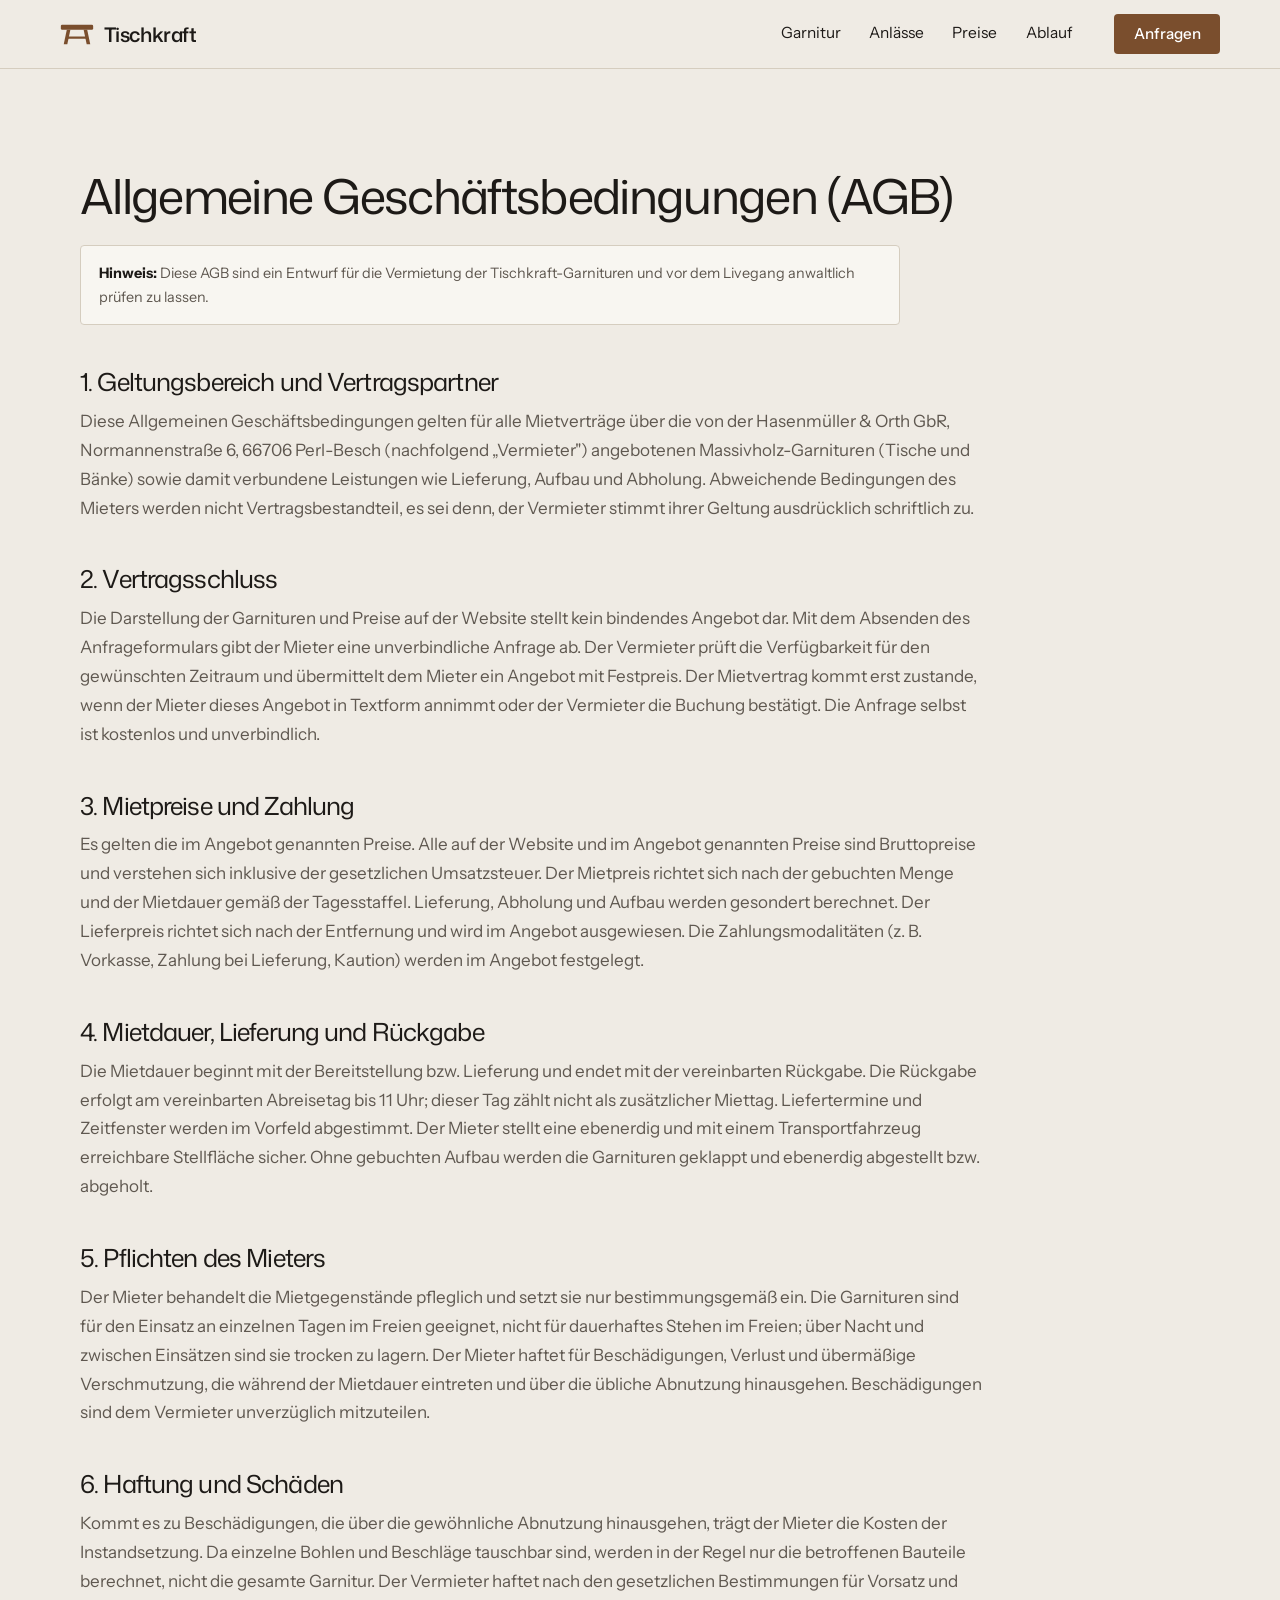
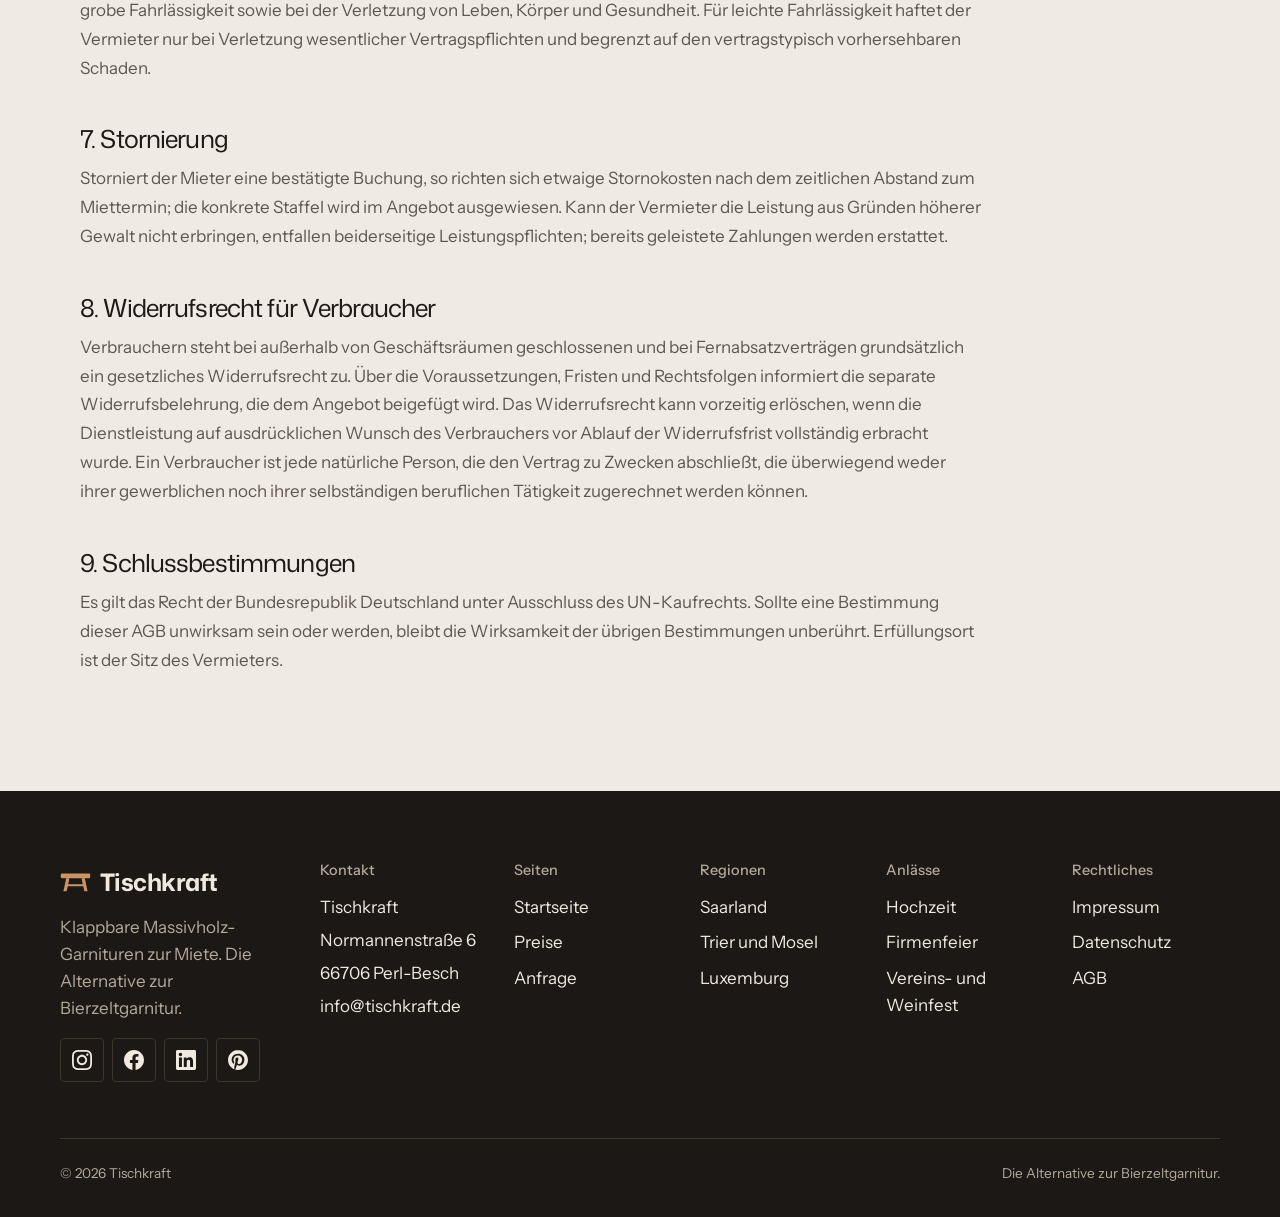
<file: agb/index.html>
<!DOCTYPE html><html lang="de" data-astro-cid-5hce7sga> <head><meta charset="utf-8"><meta name="viewport" content="width=device-width, initial-scale=1"><title>AGB | Tischkraft</title><meta name="description" content="Allgemeine Geschäftsbedingungen für die Miete der Massivholz-Garnituren von Tischkraft."><link rel="canonical" href="https://tischkraft.de/agb/"><meta property="og:type" content="website"><meta property="og:locale" content="de_DE"><meta property="og:site_name" content="Tischkraft"><meta property="og:title" content="AGB | Tischkraft"><meta property="og:description" content="Allgemeine Geschäftsbedingungen für die Miete der Massivholz-Garnituren von Tischkraft."><meta property="og:url" content="https://tischkraft.de/agb/"><meta property="og:image" content="https://tischkraft.de/share.jpg"><meta property="og:image:alt" content="Tischkraft-Garnitur aus Massivholz: Tisch mit zwei Bänken"><meta name="twitter:card" content="summary_large_image"><meta name="twitter:title" content="AGB | Tischkraft"><meta name="twitter:description" content="Allgemeine Geschäftsbedingungen für die Miete der Massivholz-Garnituren von Tischkraft."><meta name="twitter:image" content="https://tischkraft.de/share.jpg"><meta name="theme-color" content="#25201b"><meta name="robots" content="noindex, follow"><link rel="icon" href="/favicon.svg" type="image/svg+xml"><link rel="icon" href="/favicon-48.png" sizes="48x48" type="image/png"><link rel="apple-touch-icon" href="/apple-touch-icon.png"><link rel="manifest" href="/site.webmanifest"><link rel="sitemap" href="/sitemap-index.xml"><script type="application/ld+json">{"@context":"https://schema.org","@graph":[{"@type":"LocalBusiness","@id":"https://tischkraft.de/#organization","name":"Tischkraft","description":"Vermietung klappbarer Massivholz-Garnituren (Tisch und zwei Bänke) aus eigener Schreinerei in Perl, mit Lieferung ins Saarland, nach Trier und nach Luxemburg. Die Alternative zur Bierzeltgarnitur.","url":"https://tischkraft.de","logo":"https://tischkraft.de/icon-512.png","image":"https://tischkraft.de/share.jpg","email":"info@tischkraft.de","contactPoint":{"@type":"ContactPoint","contactType":"customer service","email":"info@tischkraft.de","availableLanguage":["de"]},"priceRange":"6–45 € pro Stück und Tag inkl. MwSt.","sameAs":["https://www.instagram.com/tischkraft/","https://www.facebook.com/people/Tischkraft/61568313991481/","https://www.linkedin.com/company/105006661/","https://de.pinterest.com/tischkraft/"],"address":{"@type":"PostalAddress","streetAddress":"Normannenstraße 6","postalCode":"66706","addressLocality":"Perl-Besch","addressRegion":"Saarland","addressCountry":"DE"},"areaServed":[{"@type":"State","name":"Saarland"},{"@type":"State","name":"Rheinland-Pfalz"},{"@type":"Country","name":"Luxemburg"}]},{"@type":"WebSite","@id":"https://tischkraft.de/#website","url":"https://tischkraft.de","name":"Tischkraft","inLanguage":"de-DE","publisher":{"@id":"https://tischkraft.de/#organization"}},{"@type":"WebPage","@id":"https://tischkraft.de/agb/#webpage","url":"https://tischkraft.de/agb/","name":"AGB | Tischkraft","description":"Allgemeine Geschäftsbedingungen für die Miete der Massivholz-Garnituren von Tischkraft.","inLanguage":"de-DE","isPartOf":{"@id":"https://tischkraft.de/#website"},"about":{"@id":"https://tischkraft.de/#organization"},"primaryImageOfPage":{"@type":"ImageObject","url":"https://tischkraft.de/share.jpg"}}]}</script><link rel="stylesheet" href="/_astro/firmenfeier.B2t3z-JE.css">
<style>.section[data-astro-cid-sh445jdo]{padding-block:var(--tk-section-y)}.section[data-astro-cid-sh445jdo][data-tone=canvas]{background:var(--tk-canvas);color:var(--tk-ink)}.section[data-astro-cid-sh445jdo][data-tone=sand]{background:var(--tk-sand);color:var(--tk-ink)}.section[data-astro-cid-sh445jdo][data-tone=forest]{background:var(--tk-dark-700);color:var(--tk-cream)}.shell[data-astro-cid-sh445jdo]{width:100%;max-width:var(--tk-shell);margin-inline:auto;padding-inline:clamp(1.25rem,4vw,2.5rem)}
.legal[data-astro-cid-m7mnfkc2]{max-width:70rem;margin-inline:auto}.legal[data-astro-cid-m7mnfkc2] h1{font-size:clamp(2rem,5vw,3rem);margin-bottom:1.5rem}.legal[data-astro-cid-m7mnfkc2] h2{font-size:1.55rem;margin-top:2.75rem;margin-bottom:.75rem}.legal[data-astro-cid-m7mnfkc2] h3{font-size:1.2rem;margin-top:1.9rem;margin-bottom:.5rem}.legal[data-astro-cid-m7mnfkc2] h4{font-size:1.02rem;margin-top:1.3rem;margin-bottom:.4rem}.legal[data-astro-cid-m7mnfkc2] p,.legal[data-astro-cid-m7mnfkc2] li{color:var(--tk-ink-soft);line-height:1.7;max-width:82ch}.legal[data-astro-cid-m7mnfkc2] p{margin-bottom:.9rem}.legal[data-astro-cid-m7mnfkc2] ul{margin:0 0 1rem 1.25rem}.legal[data-astro-cid-m7mnfkc2] li{margin-bottom:.35rem}.legal[data-astro-cid-m7mnfkc2] a{color:var(--tk-dark-700);text-decoration:underline;word-break:break-word}.legal[data-astro-cid-m7mnfkc2] strong{color:var(--tk-ink)}.legal[data-astro-cid-m7mnfkc2] .legal-hint{margin:0 0 2rem;padding:.9rem 1.1rem;background:var(--tk-bone);border:1px solid var(--tk-line);border-radius:var(--tk-radius-sm);font-size:.9rem}
</style></head> <body data-astro-cid-5hce7sga> <a class="skip-link" href="#inhalt" data-astro-cid-5hce7sga>Zum Inhalt springen</a> <header class="header" data-astro-cid-3ef6ksr2> <div class="bar" data-astro-cid-3ef6ksr2> <a class="brand" href="/" aria-label="Tischkraft – zur Startseite" data-astro-cid-3ef6ksr2> <svg class="tk-mark brand-mark" viewBox="0 0 40 28" height="24" width="34" aria-hidden="true" fill="currentColor"> <rect x="1" y="3" width="38" height="6" rx="1.5"></rect> <path d="M8 9h4.2l-3.6 17H4.4z"></path> <path d="M27.8 9H32l3.6 17h-4.2z"></path> <rect x="7.5" y="17" width="25" height="2.6" rx="1"></rect> </svg> <span class="brand-name" data-astro-cid-3ef6ksr2>Tischkraft</span> </a> <nav class="nav" aria-label="Hauptnavigation" data-astro-cid-3ef6ksr2> <a class="nav-link" href="/#garnitur" data-astro-cid-3ef6ksr2>Garnitur</a><a class="nav-link" href="/#anlaesse" data-astro-cid-3ef6ksr2>Anlässe</a><a class="nav-link" href="/#preise" data-astro-cid-3ef6ksr2>Preise</a><a class="nav-link" href="/#ablauf" data-astro-cid-3ef6ksr2>Ablauf</a> </nav> <a class="btn btn-primary nav-cta" href="/#anfrage" data-astro-cid-3ef6ksr2>Anfragen</a> <button class="menu-btn" type="button" aria-expanded="false" aria-controls="menu-mobil" data-menu data-astro-cid-3ef6ksr2> <span class="menu-ic" aria-hidden="true" data-astro-cid-3ef6ksr2><span data-astro-cid-3ef6ksr2></span><span data-astro-cid-3ef6ksr2></span><span data-astro-cid-3ef6ksr2></span></span> <span class="sr-only" data-astro-cid-3ef6ksr2>Menü</span> </button> </div> <nav class="menu-mobil" id="menu-mobil" aria-label="Menü" hidden data-astro-cid-3ef6ksr2> <a href="/#garnitur" data-astro-cid-3ef6ksr2>Garnitur</a><a href="/#anlaesse" data-astro-cid-3ef6ksr2>Anlässe</a><a href="/#preise" data-astro-cid-3ef6ksr2>Preise</a><a href="/#ablauf" data-astro-cid-3ef6ksr2>Ablauf</a> </nav> </header> <script type="module">const d=document.querySelector("[data-menu]"),t=document.getElementById("menu-mobil");if(d&&t){const n=e=>{d.setAttribute("aria-expanded",String(e)),t.hidden=!e};d.addEventListener("click",()=>n(t.hidden)),t.querySelectorAll("a").forEach(e=>e.addEventListener("click",()=>n(!1))),document.addEventListener("keydown",e=>e.key==="Escape"&&n(!1))}</script>  <main id="inhalt" data-astro-cid-5hce7sga>  <section data-tone="canvas" class="section" data-astro-cid-sh445jdo> <div class="shell" data-astro-cid-sh445jdo> <div class="legal" data-astro-cid-m7mnfkc2>
<h1>Allgemeine Geschäftsbedingungen (AGB)</h1>

<p class="legal-hint"><strong>Hinweis:</strong> Diese AGB sind ein Entwurf für die Vermietung der Tischkraft-Garnituren und vor dem Livegang anwaltlich prüfen zu lassen.</p>

<h2>1. Geltungsbereich und Vertragspartner</h2>
<p>Diese Allgemeinen Geschäftsbedingungen gelten für alle Mietverträge über die von der Hasenmüller &amp; Orth GbR, Normannenstraße 6, 66706 Perl-Besch (nachfolgend „Vermieter") angebotenen Massivholz-Garnituren (Tische und Bänke) sowie damit verbundene Leistungen wie Lieferung, Aufbau und Abholung. Abweichende Bedingungen des Mieters werden nicht Vertragsbestandteil, es sei denn, der Vermieter stimmt ihrer Geltung ausdrücklich schriftlich zu.</p>

<h2>2. Vertragsschluss</h2>
<p>Die Darstellung der Garnituren und Preise auf der Website stellt kein bindendes Angebot dar. Mit dem Absenden des Anfrageformulars gibt der Mieter eine unverbindliche Anfrage ab. Der Vermieter prüft die Verfügbarkeit für den gewünschten Zeitraum und übermittelt dem Mieter ein Angebot mit Festpreis. Der Mietvertrag kommt erst zustande, wenn der Mieter dieses Angebot in Textform annimmt oder der Vermieter die Buchung bestätigt. Die Anfrage selbst ist kostenlos und unverbindlich.</p>

<h2>3. Mietpreise und Zahlung</h2>
<p>Es gelten die im Angebot genannten Preise. Alle auf der Website und im Angebot genannten Preise sind Bruttopreise und verstehen sich inklusive der gesetzlichen Umsatzsteuer. Der Mietpreis richtet sich nach der gebuchten Menge und der Mietdauer gemäß der Tagesstaffel. Lieferung, Abholung und Aufbau werden gesondert berechnet. Der Lieferpreis richtet sich nach der Entfernung und wird im Angebot ausgewiesen. Die Zahlungsmodalitäten (z.&nbsp;B. Vorkasse, Zahlung bei Lieferung, Kaution) werden im Angebot festgelegt.</p>

<h2>4. Mietdauer, Lieferung und Rückgabe</h2>
<p>Die Mietdauer beginnt mit der Bereitstellung bzw. Lieferung und endet mit der vereinbarten Rückgabe. Die Rückgabe erfolgt am vereinbarten Abreisetag bis 11 Uhr; dieser Tag zählt nicht als zusätzlicher Miettag. Liefertermine und Zeitfenster werden im Vorfeld abgestimmt. Der Mieter stellt eine ebenerdig und mit einem Transportfahrzeug erreichbare Stellfläche sicher. Ohne gebuchten Aufbau werden die Garnituren geklappt und ebenerdig abgestellt bzw. abgeholt.</p>

<h2>5. Pflichten des Mieters</h2>
<p>Der Mieter behandelt die Mietgegenstände pfleglich und setzt sie nur bestimmungsgemäß ein. Die Garnituren sind für den Einsatz an einzelnen Tagen im Freien geeignet, nicht für dauerhaftes Stehen im Freien; über Nacht und zwischen Einsätzen sind sie trocken zu lagern. Der Mieter haftet für Beschädigungen, Verlust und übermäßige Verschmutzung, die während der Mietdauer eintreten und über die übliche Abnutzung hinausgehen. Beschädigungen sind dem Vermieter unverzüglich mitzuteilen.</p>

<h2>6. Haftung und Schäden</h2>
<p>Kommt es zu Beschädigungen, die über die gewöhnliche Abnutzung hinausgehen, trägt der Mieter die Kosten der Instandsetzung. Da einzelne Bohlen und Beschläge tauschbar sind, werden in der Regel nur die betroffenen Bauteile berechnet, nicht die gesamte Garnitur. Der Vermieter haftet nach den gesetzlichen Bestimmungen für Vorsatz und grobe Fahrlässigkeit sowie bei der Verletzung von Leben, Körper und Gesundheit. Für leichte Fahrlässigkeit haftet der Vermieter nur bei Verletzung wesentlicher Vertragspflichten und begrenzt auf den vertragstypisch vorhersehbaren Schaden.</p>

<h2>7. Stornierung</h2>
<p>Storniert der Mieter eine bestätigte Buchung, so richten sich etwaige Stornokosten nach dem zeitlichen Abstand zum Miettermin; die konkrete Staffel wird im Angebot ausgewiesen. Kann der Vermieter die Leistung aus Gründen höherer Gewalt nicht erbringen, entfallen beiderseitige Leistungspflichten; bereits geleistete Zahlungen werden erstattet.</p>

<h2>8. Widerrufsrecht für Verbraucher</h2>
<p>Verbrauchern steht bei außerhalb von Geschäftsräumen geschlossenen und bei Fernabsatzverträgen grundsätzlich ein gesetzliches Widerrufsrecht zu. Über die Voraussetzungen, Fristen und Rechtsfolgen informiert die separate Widerrufsbelehrung, die dem Angebot beigefügt wird. Das Widerrufsrecht kann vorzeitig erlöschen, wenn die Dienstleistung auf ausdrücklichen Wunsch des Verbrauchers vor Ablauf der Widerrufsfrist vollständig erbracht wurde. Ein Verbraucher ist jede natürliche Person, die den Vertrag zu Zwecken abschließt, die überwiegend weder ihrer gewerblichen noch ihrer selbständigen beruflichen Tätigkeit zugerechnet werden können.</p>

<h2>9. Schlussbestimmungen</h2>
<p>Es gilt das Recht der Bundesrepublik Deutschland unter Ausschluss des UN-Kaufrechts. Sollte eine Bestimmung dieser AGB unwirksam sein oder werden, bleibt die Wirksamkeit der übrigen Bestimmungen unberührt. Erfüllungsort ist der Sitz des Vermieters.</p>
</div> </div> </section>   </main> <footer class="footer" data-astro-cid-sz7xmlte> <div class="wrap" data-astro-cid-sz7xmlte> <div class="top" data-astro-cid-sz7xmlte> <div class="brandcol" data-astro-cid-sz7xmlte> <span class="brand-name" data-astro-cid-sz7xmlte><svg class="tk-mark footer-mark" viewBox="0 0 40 28" height="22" width="31" aria-hidden="true" fill="currentColor"> <rect x="1" y="3" width="38" height="6" rx="1.5"></rect> <path d="M8 9h4.2l-3.6 17H4.4z"></path> <path d="M27.8 9H32l3.6 17h-4.2z"></path> <rect x="7.5" y="17" width="25" height="2.6" rx="1"></rect> </svg> Tischkraft</span> <p class="tagline" data-astro-cid-sz7xmlte>Klappbare Massivholz-Garnituren zur Miete. Die Alternative zur Bierzeltgarnitur.</p> <ul class="social" aria-label="Folgen" data-astro-cid-sz7xmlte> <li data-astro-cid-sz7xmlte><a href="https://www.instagram.com/tischkraft/" target="_blank" rel="noopener" aria-label="Instagram (öffnet neuen Tab)" title="Instagram" data-astro-cid-sz7xmlte><span class="ico" style="--ico:url(/social/instagram-mono.svg)" aria-hidden="true" data-astro-cid-sz7xmlte></span></a></li><li data-astro-cid-sz7xmlte><a href="https://www.facebook.com/people/Tischkraft/61568313991481/" target="_blank" rel="noopener" aria-label="Facebook (öffnet neuen Tab)" title="Facebook" data-astro-cid-sz7xmlte><span class="ico" style="--ico:url(/social/facebook-mono.svg)" aria-hidden="true" data-astro-cid-sz7xmlte></span></a></li><li data-astro-cid-sz7xmlte><a href="https://www.linkedin.com/company/105006661/" target="_blank" rel="noopener" aria-label="LinkedIn (öffnet neuen Tab)" title="LinkedIn" data-astro-cid-sz7xmlte><span class="ico" style="--ico:url(/social/linkedin-mono.svg)" aria-hidden="true" data-astro-cid-sz7xmlte></span></a></li><li data-astro-cid-sz7xmlte><a href="https://de.pinterest.com/tischkraft/" target="_blank" rel="noopener" aria-label="Pinterest (öffnet neuen Tab)" title="Pinterest" data-astro-cid-sz7xmlte><span class="ico" style="--ico:url(/social/pinterest-mono.svg)" aria-hidden="true" data-astro-cid-sz7xmlte></span></a></li> </ul> </div> <div class="col" data-astro-cid-sz7xmlte> <h2 data-astro-cid-sz7xmlte>Kontakt</h2> <address data-astro-cid-sz7xmlte> <span data-astro-cid-sz7xmlte>Tischkraft</span> <span data-astro-cid-sz7xmlte>Normannenstraße 6</span><span data-astro-cid-sz7xmlte>66706 Perl-Besch</span> <a href="mailto:info@tischkraft.de" data-astro-cid-sz7xmlte>info@tischkraft.de</a> </address> </div> <div class="col" data-astro-cid-sz7xmlte> <h2 data-astro-cid-sz7xmlte>Seiten</h2> <ul data-astro-cid-sz7xmlte> <li data-astro-cid-sz7xmlte><a href="/" data-astro-cid-sz7xmlte>Startseite</a></li><li data-astro-cid-sz7xmlte><a href="/#preise" data-astro-cid-sz7xmlte>Preise</a></li><li data-astro-cid-sz7xmlte><a href="/#anfrage" data-astro-cid-sz7xmlte>Anfrage</a></li> </ul> </div> <div class="col" data-astro-cid-sz7xmlte> <h2 data-astro-cid-sz7xmlte>Regionen</h2> <ul data-astro-cid-sz7xmlte> <li data-astro-cid-sz7xmlte><a href="/mieten/saarland/" data-astro-cid-sz7xmlte>Saarland</a></li><li data-astro-cid-sz7xmlte><a href="/mieten/trier/" data-astro-cid-sz7xmlte>Trier und Mosel</a></li><li data-astro-cid-sz7xmlte><a href="/mieten/luxemburg/" data-astro-cid-sz7xmlte>Luxemburg</a></li> </ul> </div> <div class="col" data-astro-cid-sz7xmlte> <h2 data-astro-cid-sz7xmlte>Anlässe</h2> <ul data-astro-cid-sz7xmlte> <li data-astro-cid-sz7xmlte><a href="/hochzeit/" data-astro-cid-sz7xmlte>Hochzeit</a></li><li data-astro-cid-sz7xmlte><a href="/firmenfeier/" data-astro-cid-sz7xmlte>Firmenfeier</a></li><li data-astro-cid-sz7xmlte><a href="/vereinsfest/" data-astro-cid-sz7xmlte>Vereins- und Weinfest</a></li> </ul> </div> <div class="col" data-astro-cid-sz7xmlte> <h2 data-astro-cid-sz7xmlte>Rechtliches</h2> <ul data-astro-cid-sz7xmlte> <li data-astro-cid-sz7xmlte><a href="/impressum/" data-astro-cid-sz7xmlte>Impressum</a></li><li data-astro-cid-sz7xmlte><a href="/datenschutz/" data-astro-cid-sz7xmlte>Datenschutz</a></li><li data-astro-cid-sz7xmlte><a href="/agb/" data-astro-cid-sz7xmlte>AGB</a></li> </ul> </div> </div> <div class="bottom" data-astro-cid-sz7xmlte> <span data-astro-cid-sz7xmlte>© 2026 Tischkraft</span> <span data-astro-cid-sz7xmlte>Die Alternative zur Bierzeltgarnitur.</span> </div> </div> </footer>   </body> </html>
</file>
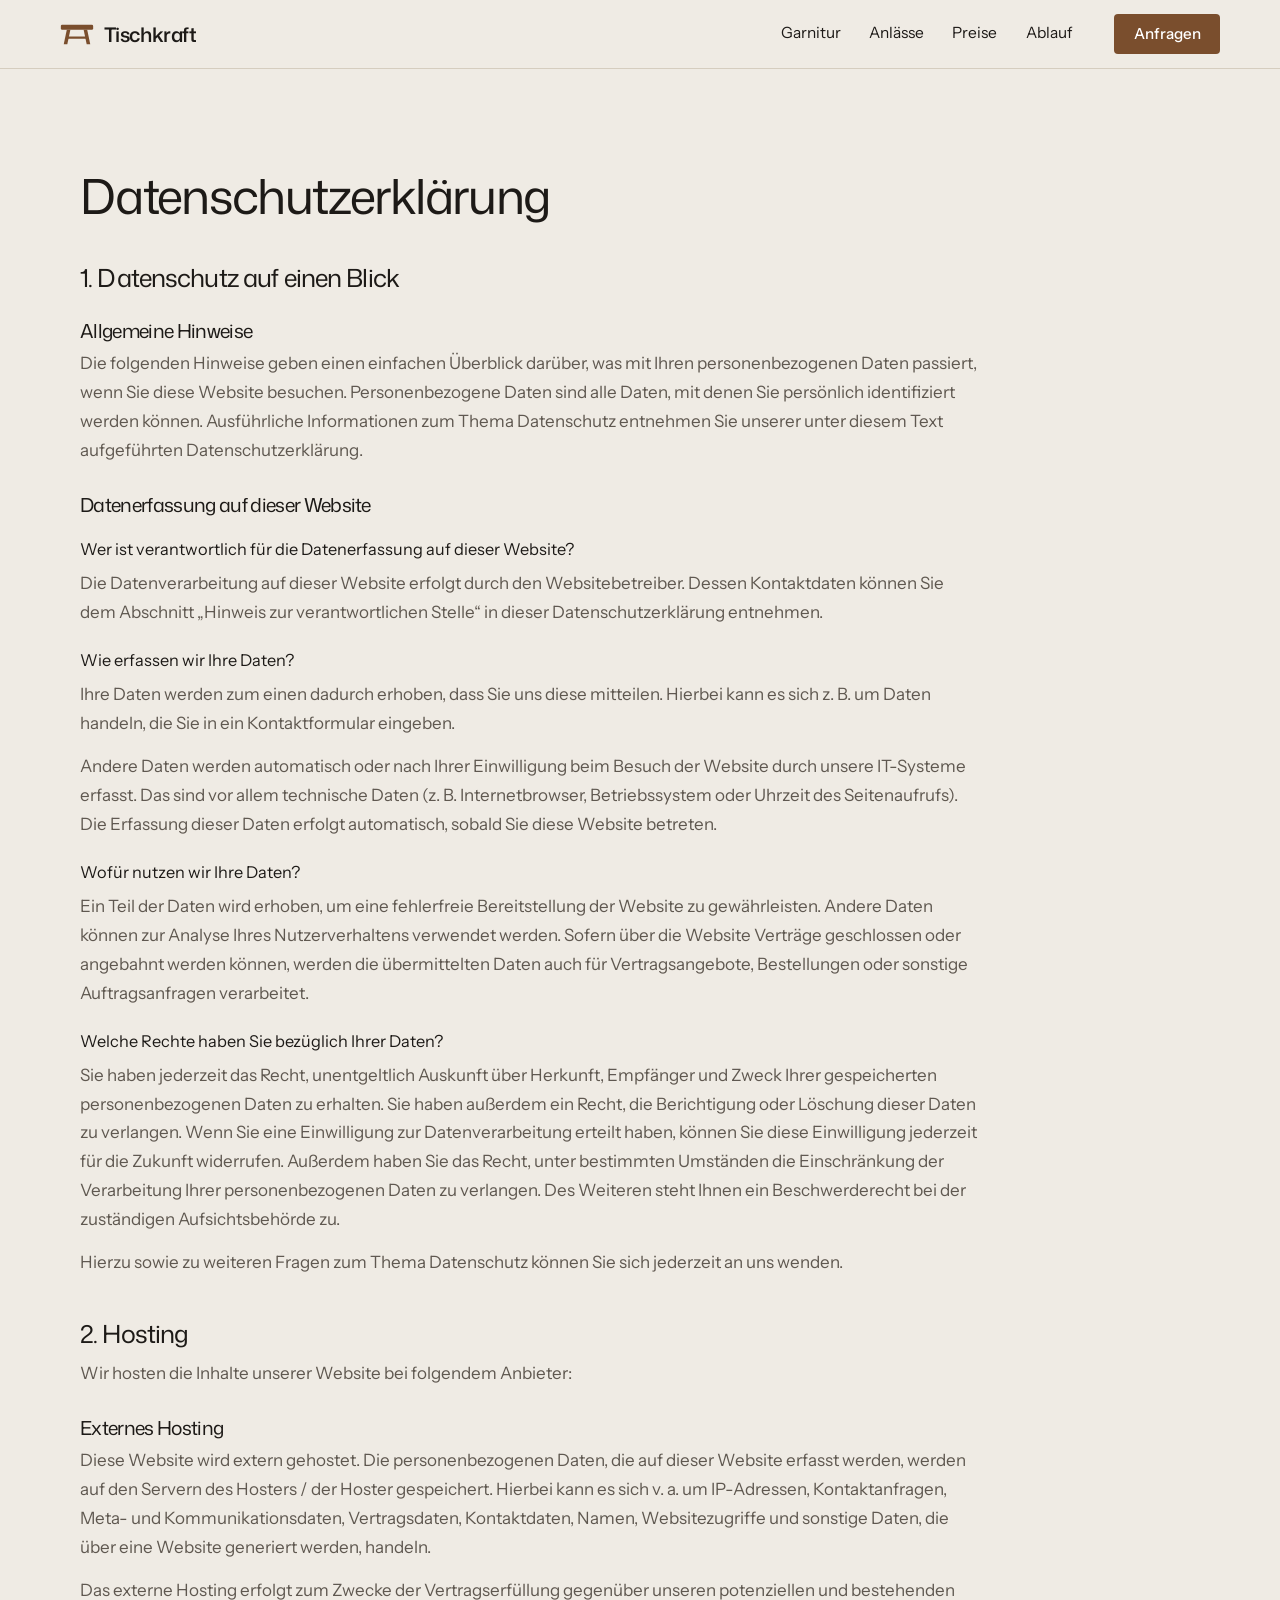
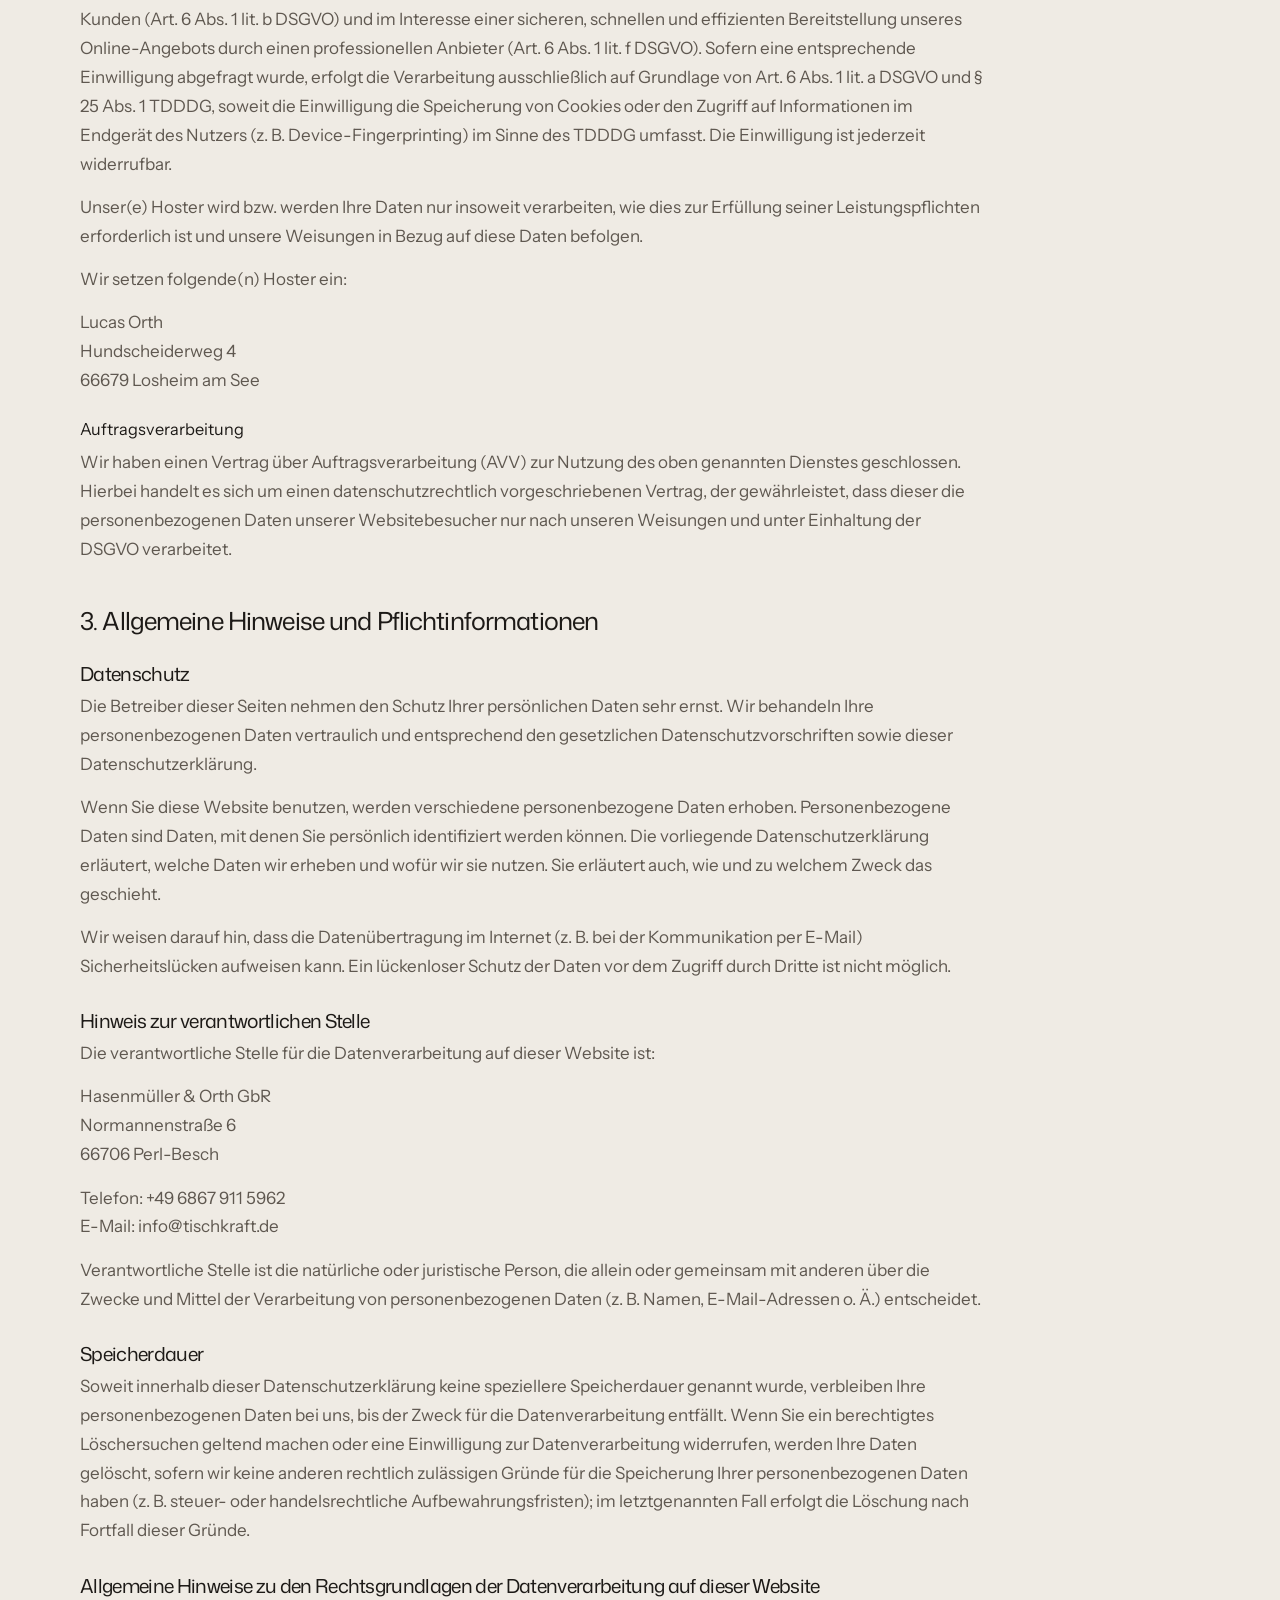
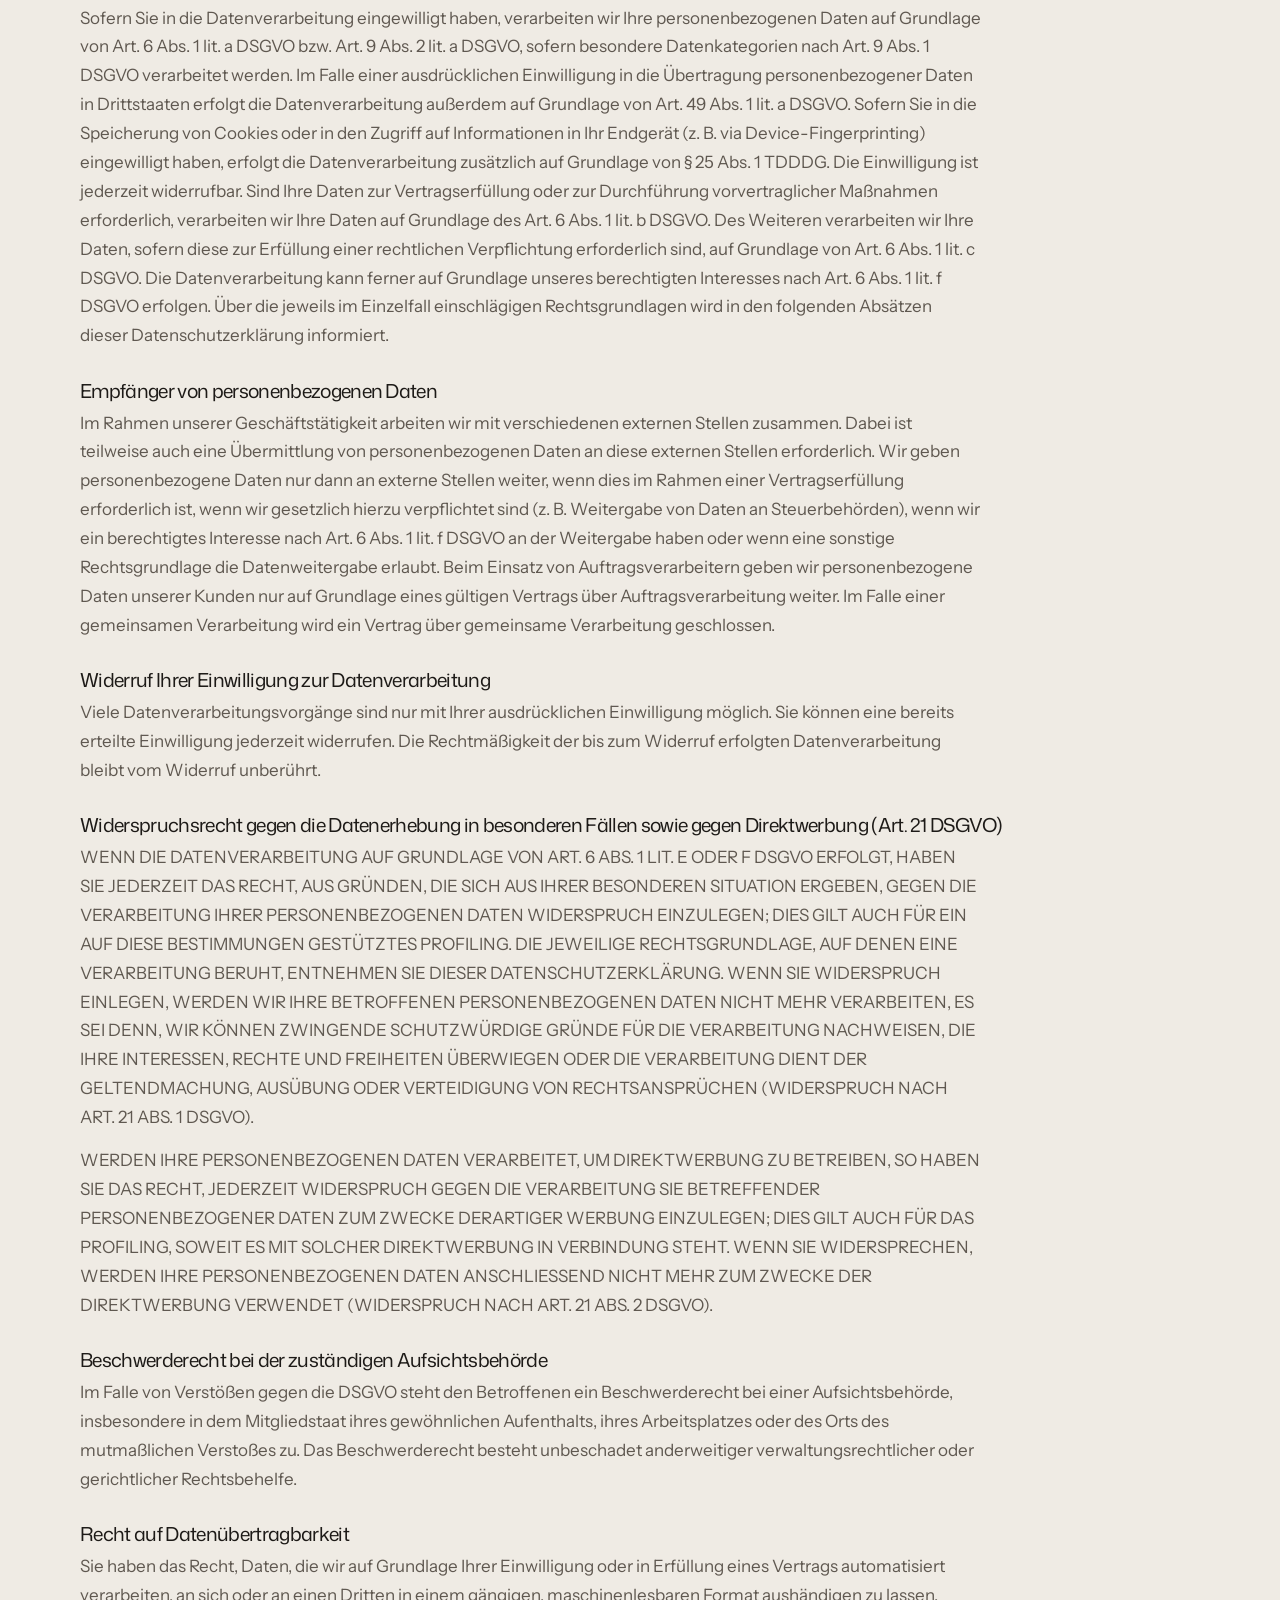
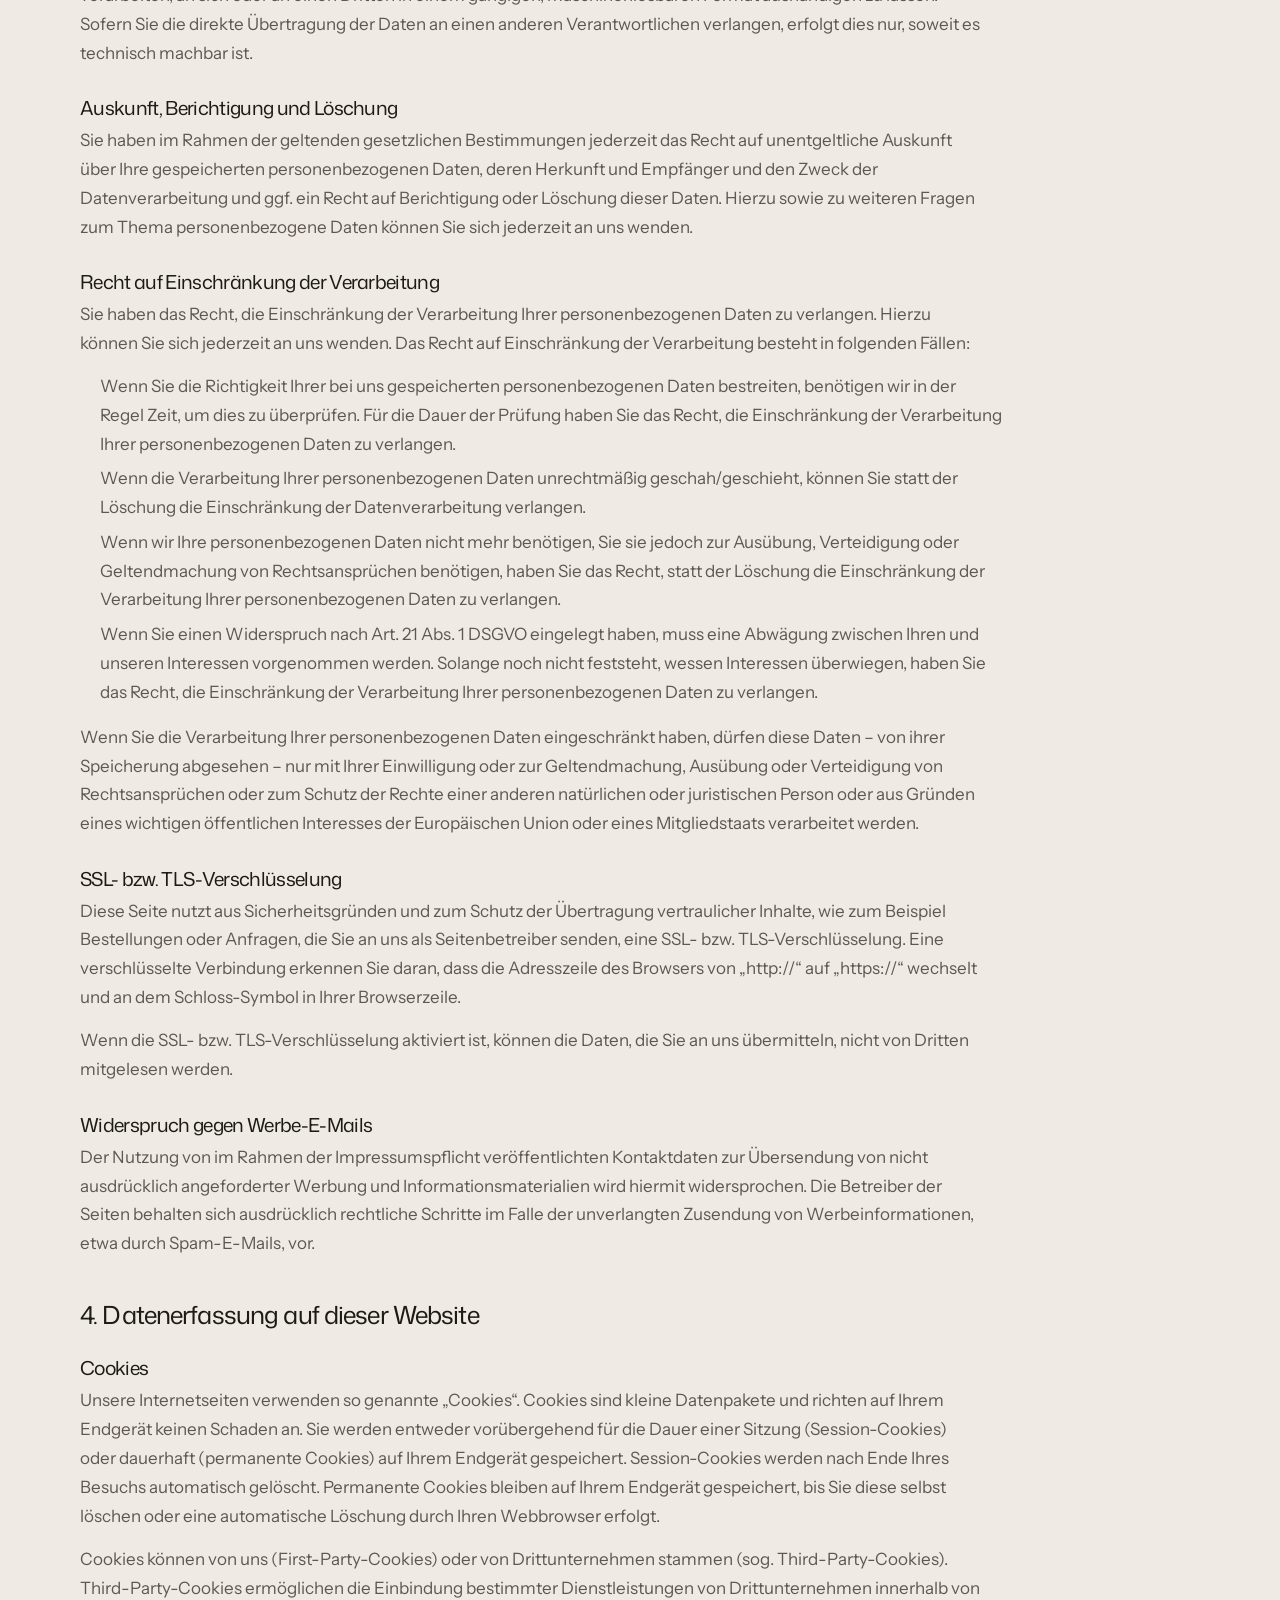
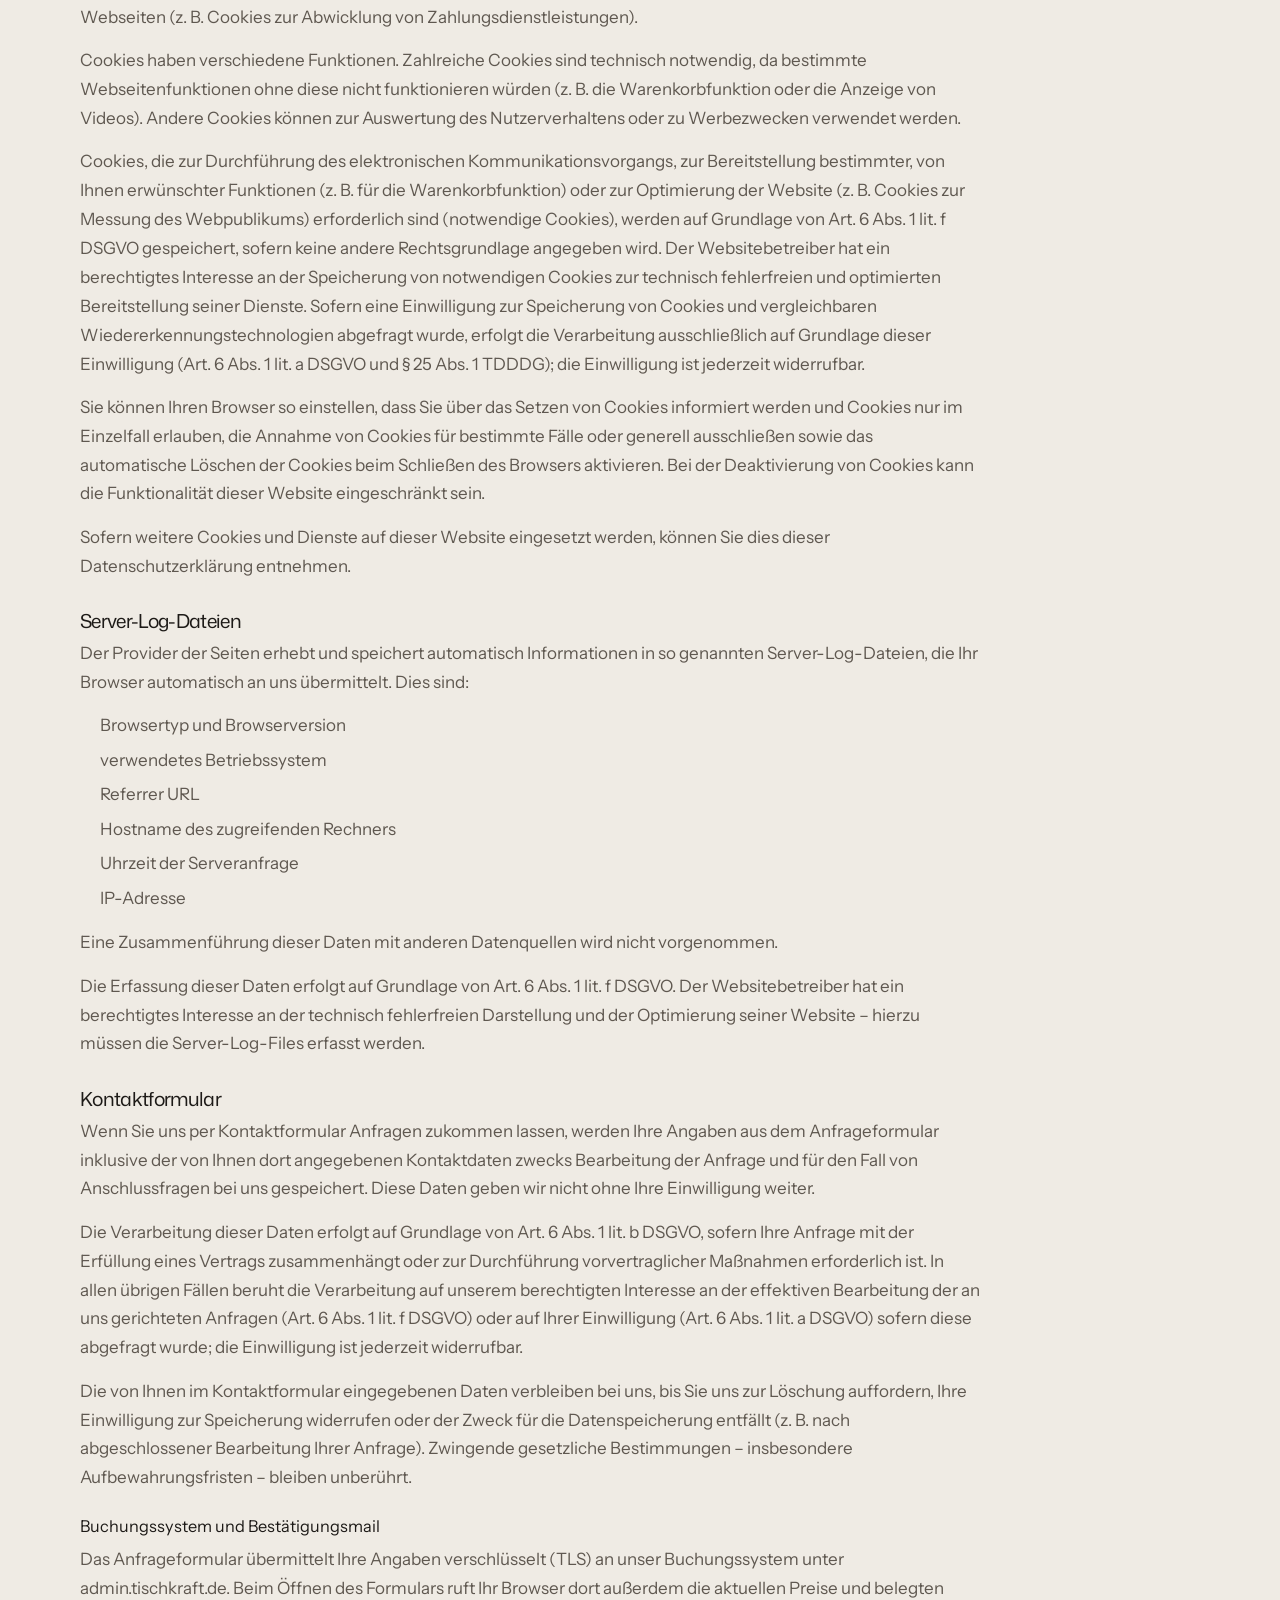
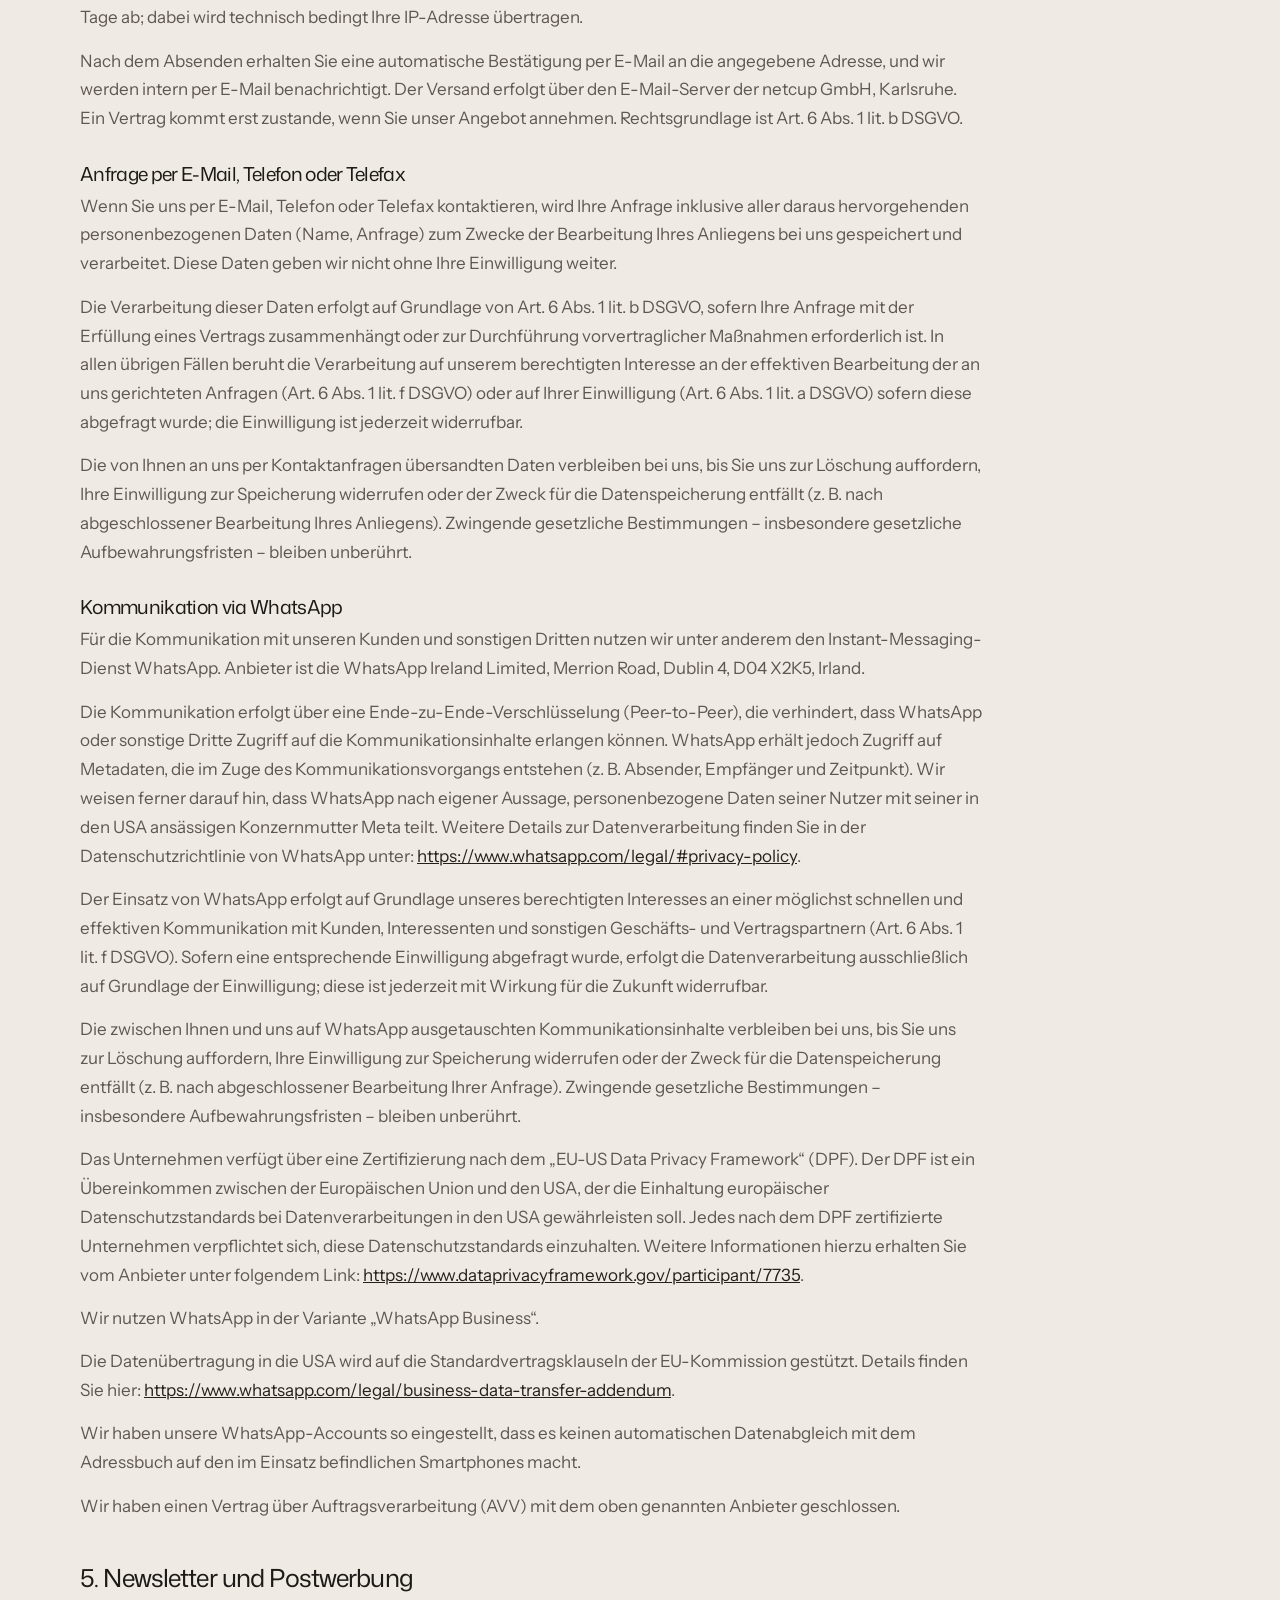
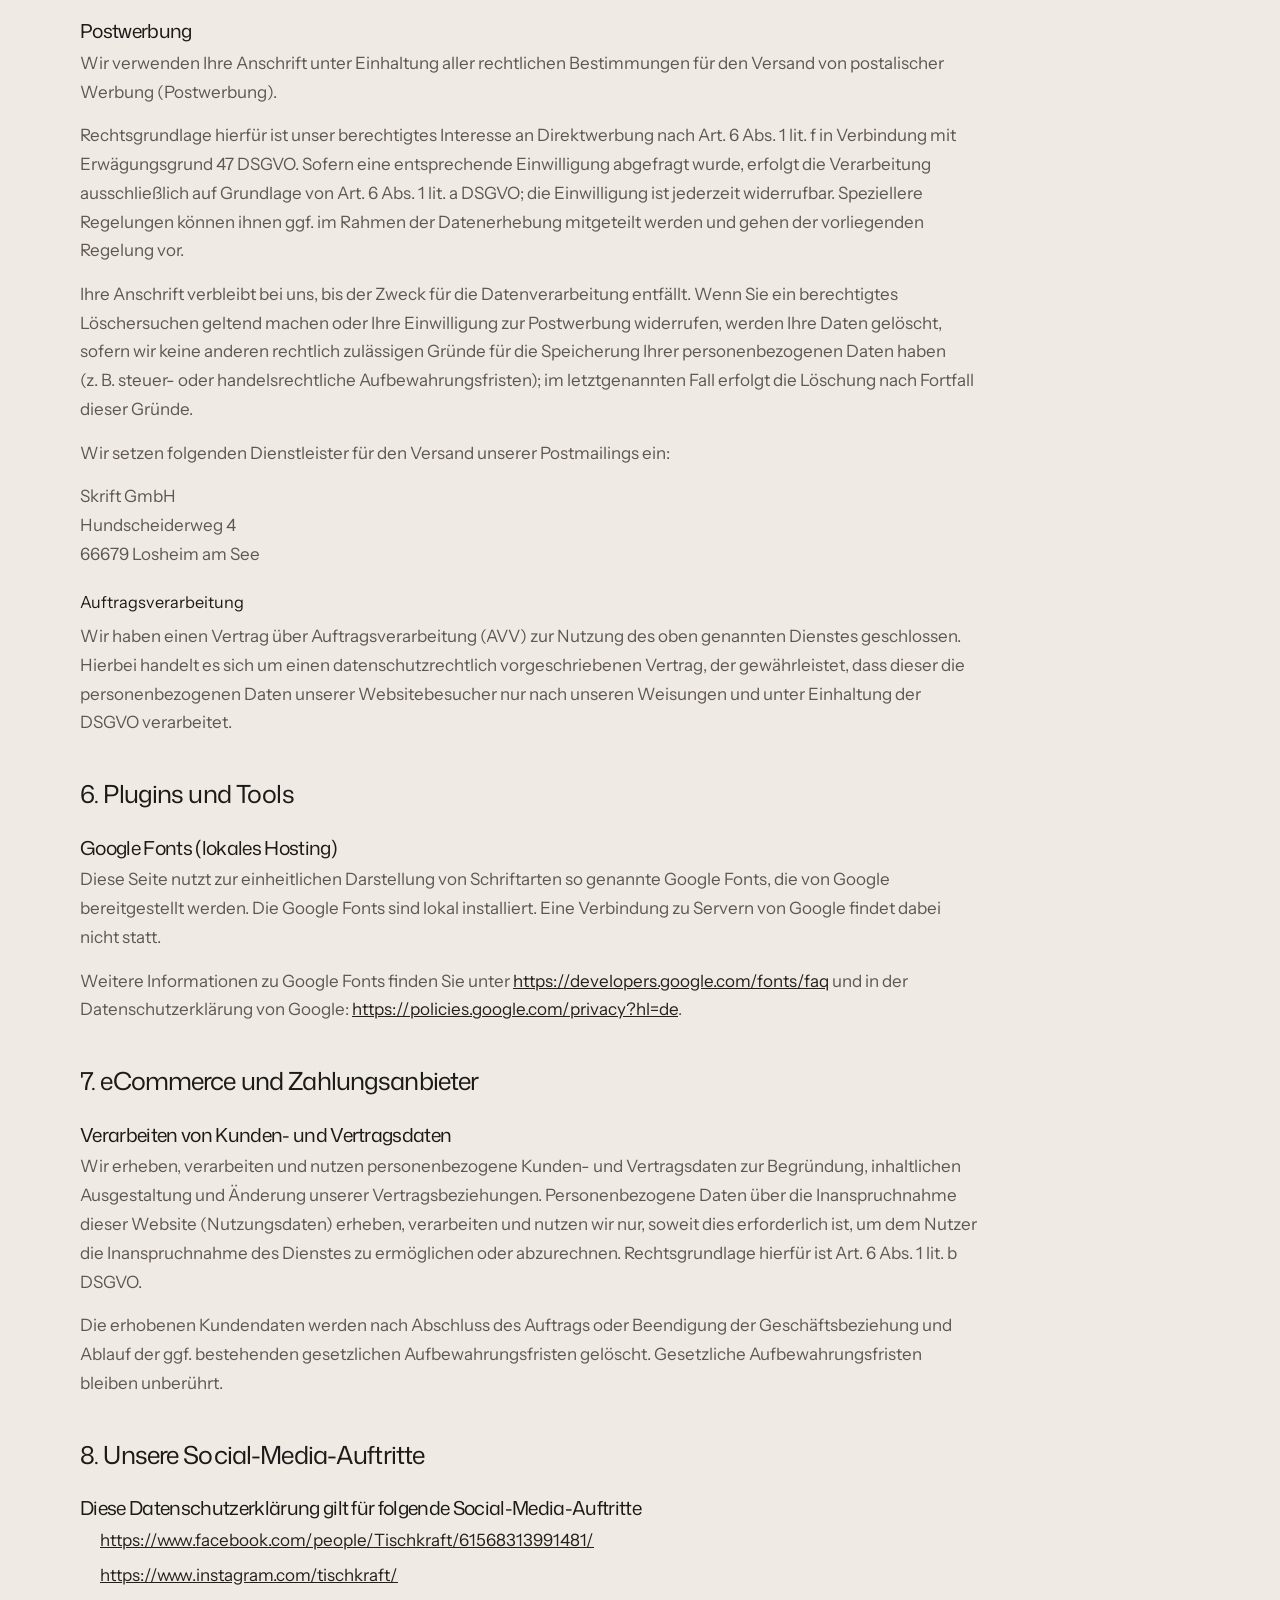
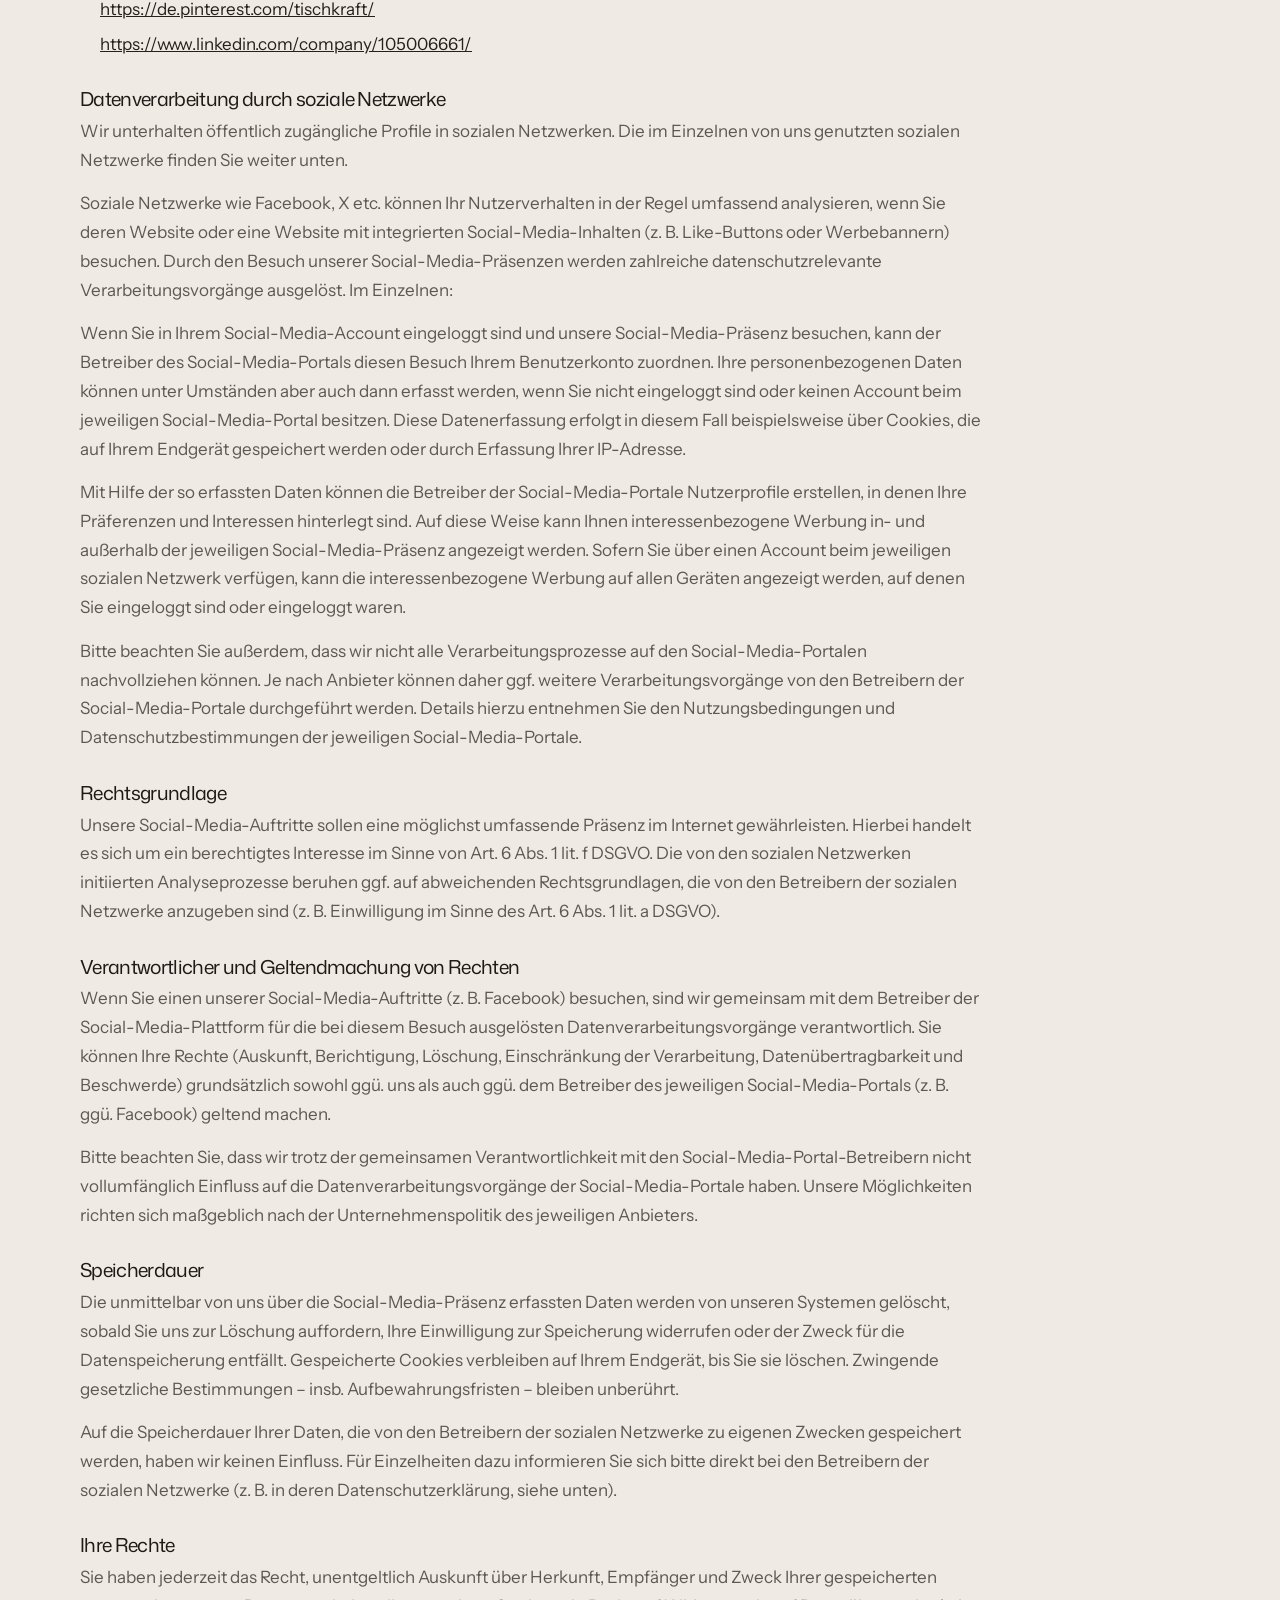
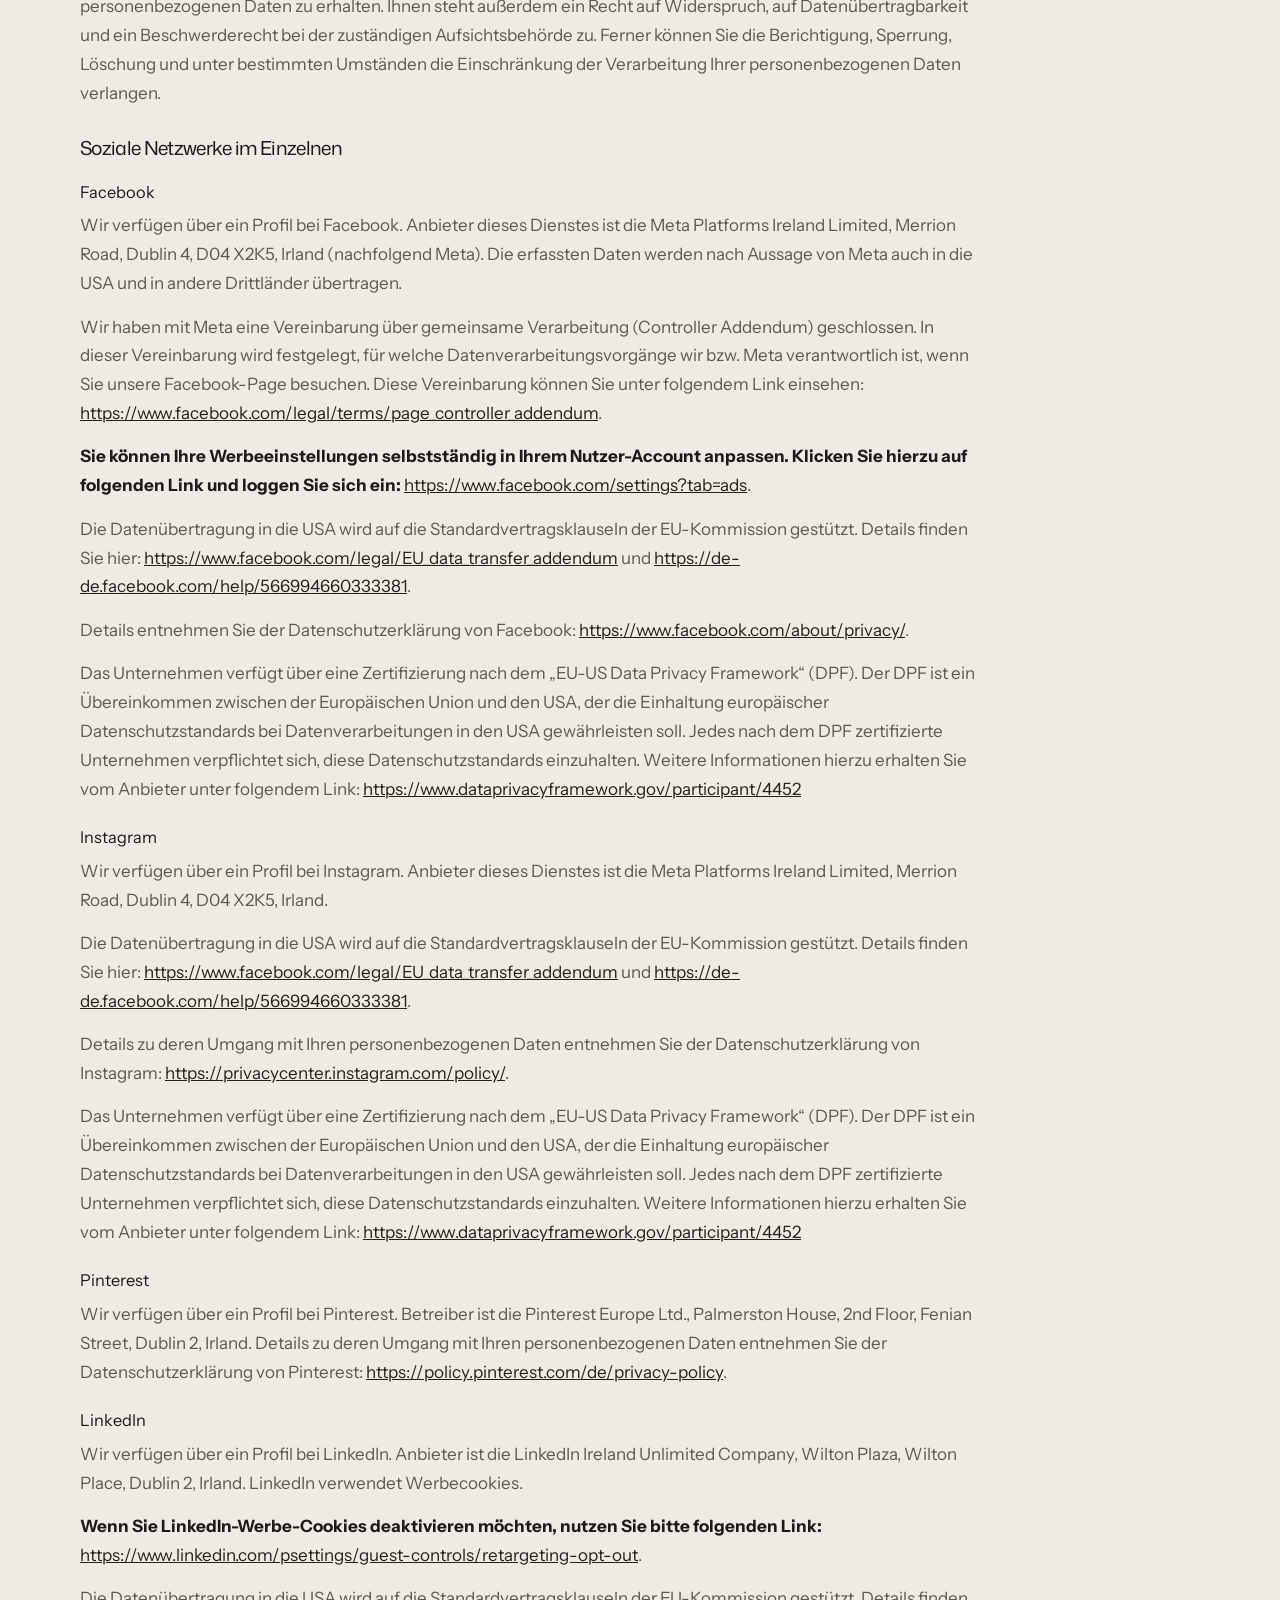
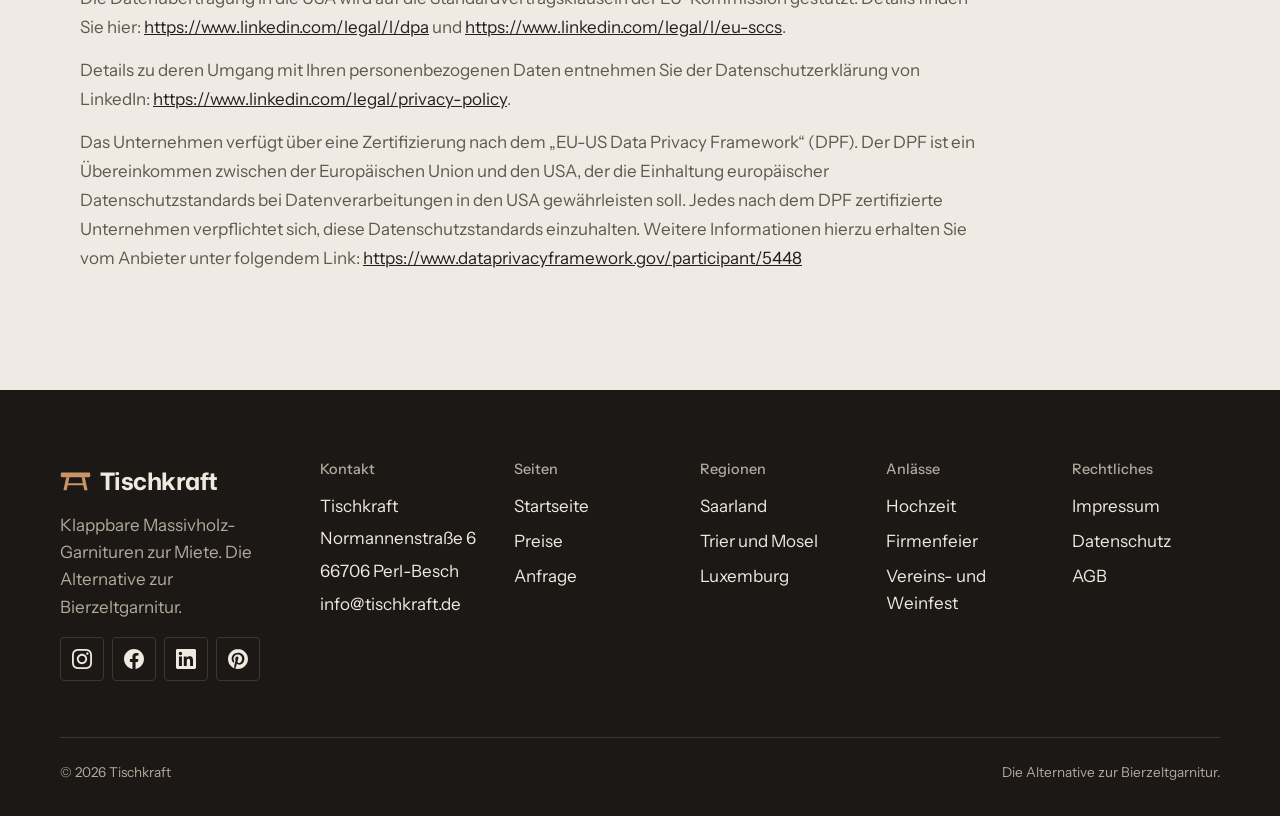
<file: datenschutz/index.html>
<!DOCTYPE html><html lang="de" data-astro-cid-5hce7sga> <head><meta charset="utf-8"><meta name="viewport" content="width=device-width, initial-scale=1"><title>Datenschutzerklärung | Tischkraft</title><meta name="description" content="Informationen zum Datenschutz und zur Verarbeitung personenbezogener Daten bei Tischkraft."><link rel="canonical" href="https://tischkraft.de/datenschutz/"><meta property="og:type" content="website"><meta property="og:locale" content="de_DE"><meta property="og:site_name" content="Tischkraft"><meta property="og:title" content="Datenschutzerklärung | Tischkraft"><meta property="og:description" content="Informationen zum Datenschutz und zur Verarbeitung personenbezogener Daten bei Tischkraft."><meta property="og:url" content="https://tischkraft.de/datenschutz/"><meta property="og:image" content="https://tischkraft.de/share.jpg"><meta property="og:image:alt" content="Tischkraft-Garnitur aus Massivholz: Tisch mit zwei Bänken"><meta name="twitter:card" content="summary_large_image"><meta name="twitter:title" content="Datenschutzerklärung | Tischkraft"><meta name="twitter:description" content="Informationen zum Datenschutz und zur Verarbeitung personenbezogener Daten bei Tischkraft."><meta name="twitter:image" content="https://tischkraft.de/share.jpg"><meta name="theme-color" content="#25201b"><meta name="robots" content="noindex, follow"><link rel="icon" href="/favicon.svg" type="image/svg+xml"><link rel="icon" href="/favicon-48.png" sizes="48x48" type="image/png"><link rel="apple-touch-icon" href="/apple-touch-icon.png"><link rel="manifest" href="/site.webmanifest"><link rel="sitemap" href="/sitemap-index.xml"><script type="application/ld+json">{"@context":"https://schema.org","@graph":[{"@type":"LocalBusiness","@id":"https://tischkraft.de/#organization","name":"Tischkraft","description":"Vermietung klappbarer Massivholz-Garnituren (Tisch und zwei Bänke) aus eigener Schreinerei in Perl, mit Lieferung ins Saarland, nach Trier und nach Luxemburg. Die Alternative zur Bierzeltgarnitur.","url":"https://tischkraft.de","logo":"https://tischkraft.de/icon-512.png","image":"https://tischkraft.de/share.jpg","email":"info@tischkraft.de","contactPoint":{"@type":"ContactPoint","contactType":"customer service","email":"info@tischkraft.de","availableLanguage":["de"]},"priceRange":"6–45 € pro Stück und Tag inkl. MwSt.","sameAs":["https://www.instagram.com/tischkraft/","https://www.facebook.com/people/Tischkraft/61568313991481/","https://www.linkedin.com/company/105006661/","https://de.pinterest.com/tischkraft/"],"address":{"@type":"PostalAddress","streetAddress":"Normannenstraße 6","postalCode":"66706","addressLocality":"Perl-Besch","addressRegion":"Saarland","addressCountry":"DE"},"areaServed":[{"@type":"State","name":"Saarland"},{"@type":"State","name":"Rheinland-Pfalz"},{"@type":"Country","name":"Luxemburg"}]},{"@type":"WebSite","@id":"https://tischkraft.de/#website","url":"https://tischkraft.de","name":"Tischkraft","inLanguage":"de-DE","publisher":{"@id":"https://tischkraft.de/#organization"}},{"@type":"WebPage","@id":"https://tischkraft.de/datenschutz/#webpage","url":"https://tischkraft.de/datenschutz/","name":"Datenschutzerklärung | Tischkraft","description":"Informationen zum Datenschutz und zur Verarbeitung personenbezogener Daten bei Tischkraft.","inLanguage":"de-DE","isPartOf":{"@id":"https://tischkraft.de/#website"},"about":{"@id":"https://tischkraft.de/#organization"},"primaryImageOfPage":{"@type":"ImageObject","url":"https://tischkraft.de/share.jpg"}}]}</script><link rel="stylesheet" href="/_astro/firmenfeier.B2t3z-JE.css">
<style>.section[data-astro-cid-sh445jdo]{padding-block:var(--tk-section-y)}.section[data-astro-cid-sh445jdo][data-tone=canvas]{background:var(--tk-canvas);color:var(--tk-ink)}.section[data-astro-cid-sh445jdo][data-tone=sand]{background:var(--tk-sand);color:var(--tk-ink)}.section[data-astro-cid-sh445jdo][data-tone=forest]{background:var(--tk-dark-700);color:var(--tk-cream)}.shell[data-astro-cid-sh445jdo]{width:100%;max-width:var(--tk-shell);margin-inline:auto;padding-inline:clamp(1.25rem,4vw,2.5rem)}
.legal[data-astro-cid-m7mnfkc2]{max-width:70rem;margin-inline:auto}.legal[data-astro-cid-m7mnfkc2] h1{font-size:clamp(2rem,5vw,3rem);margin-bottom:1.5rem}.legal[data-astro-cid-m7mnfkc2] h2{font-size:1.55rem;margin-top:2.75rem;margin-bottom:.75rem}.legal[data-astro-cid-m7mnfkc2] h3{font-size:1.2rem;margin-top:1.9rem;margin-bottom:.5rem}.legal[data-astro-cid-m7mnfkc2] h4{font-size:1.02rem;margin-top:1.3rem;margin-bottom:.4rem}.legal[data-astro-cid-m7mnfkc2] p,.legal[data-astro-cid-m7mnfkc2] li{color:var(--tk-ink-soft);line-height:1.7;max-width:82ch}.legal[data-astro-cid-m7mnfkc2] p{margin-bottom:.9rem}.legal[data-astro-cid-m7mnfkc2] ul{margin:0 0 1rem 1.25rem}.legal[data-astro-cid-m7mnfkc2] li{margin-bottom:.35rem}.legal[data-astro-cid-m7mnfkc2] a{color:var(--tk-dark-700);text-decoration:underline;word-break:break-word}.legal[data-astro-cid-m7mnfkc2] strong{color:var(--tk-ink)}.legal[data-astro-cid-m7mnfkc2] .legal-hint{margin:0 0 2rem;padding:.9rem 1.1rem;background:var(--tk-bone);border:1px solid var(--tk-line);border-radius:var(--tk-radius-sm);font-size:.9rem}
</style></head> <body data-astro-cid-5hce7sga> <a class="skip-link" href="#inhalt" data-astro-cid-5hce7sga>Zum Inhalt springen</a> <header class="header" data-astro-cid-3ef6ksr2> <div class="bar" data-astro-cid-3ef6ksr2> <a class="brand" href="/" aria-label="Tischkraft – zur Startseite" data-astro-cid-3ef6ksr2> <svg class="tk-mark brand-mark" viewBox="0 0 40 28" height="24" width="34" aria-hidden="true" fill="currentColor"> <rect x="1" y="3" width="38" height="6" rx="1.5"></rect> <path d="M8 9h4.2l-3.6 17H4.4z"></path> <path d="M27.8 9H32l3.6 17h-4.2z"></path> <rect x="7.5" y="17" width="25" height="2.6" rx="1"></rect> </svg> <span class="brand-name" data-astro-cid-3ef6ksr2>Tischkraft</span> </a> <nav class="nav" aria-label="Hauptnavigation" data-astro-cid-3ef6ksr2> <a class="nav-link" href="/#garnitur" data-astro-cid-3ef6ksr2>Garnitur</a><a class="nav-link" href="/#anlaesse" data-astro-cid-3ef6ksr2>Anlässe</a><a class="nav-link" href="/#preise" data-astro-cid-3ef6ksr2>Preise</a><a class="nav-link" href="/#ablauf" data-astro-cid-3ef6ksr2>Ablauf</a> </nav> <a class="btn btn-primary nav-cta" href="/#anfrage" data-astro-cid-3ef6ksr2>Anfragen</a> <button class="menu-btn" type="button" aria-expanded="false" aria-controls="menu-mobil" data-menu data-astro-cid-3ef6ksr2> <span class="menu-ic" aria-hidden="true" data-astro-cid-3ef6ksr2><span data-astro-cid-3ef6ksr2></span><span data-astro-cid-3ef6ksr2></span><span data-astro-cid-3ef6ksr2></span></span> <span class="sr-only" data-astro-cid-3ef6ksr2>Menü</span> </button> </div> <nav class="menu-mobil" id="menu-mobil" aria-label="Menü" hidden data-astro-cid-3ef6ksr2> <a href="/#garnitur" data-astro-cid-3ef6ksr2>Garnitur</a><a href="/#anlaesse" data-astro-cid-3ef6ksr2>Anlässe</a><a href="/#preise" data-astro-cid-3ef6ksr2>Preise</a><a href="/#ablauf" data-astro-cid-3ef6ksr2>Ablauf</a> </nav> </header> <script type="module">const d=document.querySelector("[data-menu]"),t=document.getElementById("menu-mobil");if(d&&t){const n=e=>{d.setAttribute("aria-expanded",String(e)),t.hidden=!e};d.addEventListener("click",()=>n(t.hidden)),t.querySelectorAll("a").forEach(e=>e.addEventListener("click",()=>n(!1))),document.addEventListener("keydown",e=>e.key==="Escape"&&n(!1))}</script>  <main id="inhalt" data-astro-cid-5hce7sga>  <section data-tone="canvas" class="section" data-astro-cid-sh445jdo> <div class="shell" data-astro-cid-sh445jdo> <div class="legal" data-astro-cid-m7mnfkc2>
<h1>Datenschutz&shy;erkl&auml;rung</h1>
<h2>1. Datenschutz auf einen Blick</h2>
<h3>Allgemeine Hinweise</h3> <p>Die folgenden Hinweise geben einen einfachen &Uuml;berblick dar&uuml;ber, was mit Ihren personenbezogenen Daten passiert, wenn Sie diese Website besuchen. Personenbezogene Daten sind alle Daten, mit denen Sie pers&ouml;nlich identifiziert werden k&ouml;nnen. Ausf&uuml;hrliche Informationen zum Thema Datenschutz entnehmen Sie unserer unter diesem Text aufgef&uuml;hrten Datenschutzerkl&auml;rung.</p>
<h3>Datenerfassung auf dieser Website</h3> <h4>Wer ist verantwortlich f&uuml;r die Datenerfassung auf dieser Website?</h4> <p>Die Datenverarbeitung auf dieser Website erfolgt durch den Websitebetreiber. Dessen Kontaktdaten k&ouml;nnen Sie dem Abschnitt &bdquo;Hinweis zur verantwortlichen Stelle&ldquo; in dieser Datenschutzerkl&auml;rung entnehmen.</p> <h4>Wie erfassen wir Ihre Daten?</h4> <p>Ihre Daten werden zum einen dadurch erhoben, dass Sie uns diese mitteilen. Hierbei kann es sich z.&nbsp;B. um Daten handeln, die Sie in ein Kontaktformular eingeben.</p> <p>Andere Daten werden automatisch oder nach Ihrer Einwilligung beim Besuch der Website durch unsere IT-Systeme erfasst. Das sind vor allem technische Daten (z.&nbsp;B. Internetbrowser, Betriebssystem oder Uhrzeit des Seitenaufrufs). Die Erfassung dieser Daten erfolgt automatisch, sobald Sie diese Website betreten.</p> <h4>Wof&uuml;r nutzen wir Ihre Daten?</h4> <p>Ein Teil der Daten wird erhoben, um eine fehlerfreie Bereitstellung der Website zu gew&auml;hrleisten. Andere Daten k&ouml;nnen zur Analyse Ihres Nutzerverhaltens verwendet werden. Sofern &uuml;ber die Website Vertr&auml;ge geschlossen oder angebahnt werden k&ouml;nnen, werden die &uuml;bermittelten Daten auch f&uuml;r Vertragsangebote, Bestellungen oder sonstige Auftragsanfragen verarbeitet.</p> <h4>Welche Rechte haben Sie bez&uuml;glich Ihrer Daten?</h4> <p>Sie haben jederzeit das Recht, unentgeltlich Auskunft &uuml;ber Herkunft, Empf&auml;nger und Zweck Ihrer gespeicherten personenbezogenen Daten zu erhalten. Sie haben au&szlig;erdem ein Recht, die Berichtigung oder L&ouml;schung dieser Daten zu verlangen. Wenn Sie eine Einwilligung zur Datenverarbeitung erteilt haben, k&ouml;nnen Sie diese Einwilligung jederzeit f&uuml;r die Zukunft widerrufen. Au&szlig;erdem haben Sie das Recht, unter bestimmten Umst&auml;nden die Einschr&auml;nkung der Verarbeitung Ihrer personenbezogenen Daten zu verlangen. Des Weiteren steht Ihnen ein Beschwerderecht bei der zust&auml;ndigen Aufsichtsbeh&ouml;rde zu.</p> <p>Hierzu sowie zu weiteren Fragen zum Thema Datenschutz k&ouml;nnen Sie sich jederzeit an uns wenden.</p>
<h2>2. Hosting</h2>
<p>Wir hosten die Inhalte unserer Website bei folgendem Anbieter:</p>
<h3>Externes Hosting</h3> <p>Diese Website wird extern gehostet. Die personenbezogenen Daten, die auf dieser Website erfasst werden, werden auf den Servern des Hosters / der Hoster gespeichert. Hierbei kann es sich v.&nbsp;a. um IP-Adressen, Kontaktanfragen, Meta- und Kommunikationsdaten, Vertragsdaten, Kontaktdaten, Namen, Websitezugriffe und sonstige Daten, die &uuml;ber eine Website generiert werden, handeln.</p> <p>Das externe Hosting erfolgt zum Zwecke der Vertragserf&uuml;llung gegen&uuml;ber unseren potenziellen und bestehenden Kunden (Art. 6 Abs. 1 lit. b DSGVO) und im Interesse einer sicheren, schnellen und effizienten Bereitstellung unseres Online-Angebots durch einen professionellen Anbieter (Art. 6 Abs. 1 lit. f DSGVO). Sofern eine entsprechende Einwilligung abgefragt wurde, erfolgt die Verarbeitung ausschlie&szlig;lich auf Grundlage von Art. 6 Abs. 1 lit. a DSGVO und &sect; 25 Abs. 1 TDDDG, soweit die Einwilligung die Speicherung von Cookies oder den Zugriff auf Informationen im Endger&auml;t des Nutzers (z.&nbsp;B. Device-Fingerprinting) im Sinne des TDDDG umfasst. Die Einwilligung ist jederzeit widerrufbar.</p> <p>Unser(e) Hoster wird bzw. werden Ihre Daten nur insoweit verarbeiten, wie dies zur Erf&uuml;llung seiner Leistungspflichten erforderlich ist und unsere Weisungen in Bezug auf diese Daten befolgen.</p> <p>Wir setzen folgende(n) Hoster ein:</p>
<p>Lucas Orth<br />
Hundscheiderweg 4<br />
66679 Losheim am See</p>
<h4>Auftragsverarbeitung</h4> <p>Wir haben einen Vertrag &uuml;ber Auftragsverarbeitung (AVV) zur Nutzung des oben genannten Dienstes geschlossen. Hierbei handelt es sich um einen datenschutzrechtlich vorgeschriebenen Vertrag, der gew&auml;hrleistet, dass dieser die personenbezogenen Daten unserer Websitebesucher nur nach unseren Weisungen und unter Einhaltung der DSGVO verarbeitet.</p>
<h2>3. Allgemeine Hinweise und Pflicht&shy;informationen</h2>
<h3>Datenschutz</h3> <p>Die Betreiber dieser Seiten nehmen den Schutz Ihrer pers&ouml;nlichen Daten sehr ernst. Wir behandeln Ihre personenbezogenen Daten vertraulich und entsprechend den gesetzlichen Datenschutzvorschriften sowie dieser Datenschutzerkl&auml;rung.</p> <p>Wenn Sie diese Website benutzen, werden verschiedene personenbezogene Daten erhoben. Personenbezogene Daten sind Daten, mit denen Sie pers&ouml;nlich identifiziert werden k&ouml;nnen. Die vorliegende Datenschutzerkl&auml;rung erl&auml;utert, welche Daten wir erheben und wof&uuml;r wir sie nutzen. Sie erl&auml;utert auch, wie und zu welchem Zweck das geschieht.</p> <p>Wir weisen darauf hin, dass die Daten&uuml;bertragung im Internet (z.&nbsp;B. bei der Kommunikation per E-Mail) Sicherheitsl&uuml;cken aufweisen kann. Ein l&uuml;ckenloser Schutz der Daten vor dem Zugriff durch Dritte ist nicht m&ouml;glich.</p>
<h3>Hinweis zur verantwortlichen Stelle</h3> <p>Die verantwortliche Stelle f&uuml;r die Datenverarbeitung auf dieser Website ist:</p> <p>Hasenm&uuml;ller &amp; Orth GbR<br />
Normannenstra&szlig;e 6<br />
66706 Perl-Besch</p>

<p>Telefon: +49 6867 911 5962<br />
E-Mail: info@tischkraft.de</p>
 <p>Verantwortliche Stelle ist die nat&uuml;rliche oder juristische Person, die allein oder gemeinsam mit anderen &uuml;ber die Zwecke und Mittel der Verarbeitung von personenbezogenen Daten (z.&nbsp;B. Namen, E-Mail-Adressen o. &Auml;.) entscheidet.</p>

<h3>Speicherdauer</h3> <p>Soweit innerhalb dieser Datenschutzerkl&auml;rung keine speziellere Speicherdauer genannt wurde, verbleiben Ihre personenbezogenen Daten bei uns, bis der Zweck f&uuml;r die Datenverarbeitung entf&auml;llt. Wenn Sie ein berechtigtes L&ouml;schersuchen geltend machen oder eine Einwilligung zur Datenverarbeitung widerrufen, werden Ihre Daten gel&ouml;scht, sofern wir keine anderen rechtlich zul&auml;ssigen Gr&uuml;nde f&uuml;r die Speicherung Ihrer personenbezogenen Daten haben (z.&nbsp;B. steuer- oder handelsrechtliche Aufbewahrungsfristen); im letztgenannten Fall erfolgt die L&ouml;schung nach Fortfall dieser Gr&uuml;nde.</p>
<h3>Allgemeine Hinweise zu den Rechtsgrundlagen der Datenverarbeitung auf dieser Website</h3> <p>Sofern Sie in die Datenverarbeitung eingewilligt haben, verarbeiten wir Ihre personenbezogenen Daten auf Grundlage von Art. 6 Abs. 1 lit. a DSGVO bzw. Art. 9 Abs. 2 lit. a DSGVO, sofern besondere Datenkategorien nach Art. 9 Abs. 1 DSGVO verarbeitet werden. Im Falle einer ausdr&uuml;cklichen Einwilligung in die &Uuml;bertragung personenbezogener Daten in Drittstaaten erfolgt die Datenverarbeitung au&szlig;erdem auf Grundlage von Art. 49 Abs. 1 lit. a DSGVO. Sofern Sie in die Speicherung von Cookies oder in den Zugriff auf Informationen in Ihr Endger&auml;t (z.&nbsp;B. via Device-Fingerprinting) eingewilligt haben, erfolgt die Datenverarbeitung zus&auml;tzlich auf Grundlage von &sect; 25 Abs. 1 TDDDG. Die Einwilligung ist jederzeit widerrufbar. Sind Ihre Daten zur Vertragserf&uuml;llung oder zur Durchf&uuml;hrung vorvertraglicher Ma&szlig;nahmen erforderlich, verarbeiten wir Ihre Daten auf Grundlage des Art. 6 Abs. 1 lit. b DSGVO. Des Weiteren verarbeiten wir Ihre Daten, sofern diese zur Erf&uuml;llung einer rechtlichen Verpflichtung erforderlich sind, auf Grundlage von Art. 6 Abs. 1 lit. c DSGVO. Die Datenverarbeitung kann ferner auf Grundlage unseres berechtigten Interesses nach Art. 6 Abs. 1 lit. f DSGVO erfolgen. &Uuml;ber die jeweils im Einzelfall einschl&auml;gigen Rechtsgrundlagen wird in den folgenden Abs&auml;tzen dieser Datenschutzerkl&auml;rung informiert.</p>
<h3>Empf&auml;nger von personenbezogenen Daten</h3> <p>Im Rahmen unserer Gesch&auml;ftst&auml;tigkeit arbeiten wir mit verschiedenen externen Stellen zusammen. Dabei ist teilweise auch eine &Uuml;bermittlung von personenbezogenen Daten an diese externen Stellen erforderlich. Wir geben personenbezogene Daten nur dann an externe Stellen weiter, wenn dies im Rahmen einer Vertragserf&uuml;llung erforderlich ist, wenn wir gesetzlich hierzu verpflichtet sind (z.&nbsp;B. Weitergabe von Daten an Steuerbeh&ouml;rden), wenn wir ein berechtigtes Interesse nach Art. 6 Abs. 1 lit. f DSGVO an der Weitergabe haben oder wenn eine sonstige Rechtsgrundlage die Datenweitergabe erlaubt. Beim Einsatz von Auftragsverarbeitern geben wir personenbezogene Daten unserer Kunden nur auf Grundlage eines g&uuml;ltigen Vertrags &uuml;ber Auftragsverarbeitung weiter. Im Falle einer gemeinsamen Verarbeitung wird ein Vertrag &uuml;ber gemeinsame Verarbeitung geschlossen.</p>
<h3>Widerruf Ihrer Einwilligung zur Datenverarbeitung</h3> <p>Viele Datenverarbeitungsvorg&auml;nge sind nur mit Ihrer ausdr&uuml;cklichen Einwilligung m&ouml;glich. Sie k&ouml;nnen eine bereits erteilte Einwilligung jederzeit widerrufen. Die Rechtm&auml;&szlig;igkeit der bis zum Widerruf erfolgten Datenverarbeitung bleibt vom Widerruf unber&uuml;hrt.</p>
<h3>Widerspruchsrecht gegen die Datenerhebung in besonderen F&auml;llen sowie gegen Direktwerbung (Art. 21 DSGVO)</h3> <p>WENN DIE DATENVERARBEITUNG AUF GRUNDLAGE VON ART. 6 ABS. 1 LIT. E ODER F DSGVO ERFOLGT, HABEN SIE JEDERZEIT DAS RECHT, AUS GR&Uuml;NDEN, DIE SICH AUS IHRER BESONDEREN SITUATION ERGEBEN, GEGEN DIE VERARBEITUNG IHRER PERSONENBEZOGENEN DATEN WIDERSPRUCH EINZULEGEN; DIES GILT AUCH F&Uuml;R EIN AUF DIESE BESTIMMUNGEN GEST&Uuml;TZTES PROFILING. DIE JEWEILIGE RECHTSGRUNDLAGE, AUF DENEN EINE VERARBEITUNG BERUHT, ENTNEHMEN SIE DIESER DATENSCHUTZERKL&Auml;RUNG. WENN SIE WIDERSPRUCH EINLEGEN, WERDEN WIR IHRE BETROFFENEN PERSONENBEZOGENEN DATEN NICHT MEHR VERARBEITEN, ES SEI DENN, WIR K&Ouml;NNEN ZWINGENDE SCHUTZW&Uuml;RDIGE GR&Uuml;NDE F&Uuml;R DIE VERARBEITUNG NACHWEISEN, DIE IHRE INTERESSEN, RECHTE UND FREIHEITEN &Uuml;BERWIEGEN ODER DIE VERARBEITUNG DIENT DER GELTENDMACHUNG, AUS&Uuml;BUNG ODER VERTEIDIGUNG VON RECHTSANSPR&Uuml;CHEN (WIDERSPRUCH NACH ART. 21 ABS. 1 DSGVO).</p> <p>WERDEN IHRE PERSONENBEZOGENEN DATEN VERARBEITET, UM DIREKTWERBUNG ZU BETREIBEN, SO HABEN SIE DAS RECHT, JEDERZEIT WIDERSPRUCH GEGEN DIE VERARBEITUNG SIE BETREFFENDER PERSONENBEZOGENER DATEN ZUM ZWECKE DERARTIGER WERBUNG EINZULEGEN; DIES GILT AUCH F&Uuml;R DAS PROFILING, SOWEIT ES MIT SOLCHER DIREKTWERBUNG IN VERBINDUNG STEHT. WENN SIE WIDERSPRECHEN, WERDEN IHRE PERSONENBEZOGENEN DATEN ANSCHLIESSEND NICHT MEHR ZUM ZWECKE DER DIREKTWERBUNG VERWENDET (WIDERSPRUCH NACH ART. 21 ABS. 2 DSGVO).</p>
<h3>Beschwerde&shy;recht bei der zust&auml;ndigen Aufsichts&shy;beh&ouml;rde</h3> <p>Im Falle von Verst&ouml;&szlig;en gegen die DSGVO steht den Betroffenen ein Beschwerderecht bei einer Aufsichtsbeh&ouml;rde, insbesondere in dem Mitgliedstaat ihres gew&ouml;hnlichen Aufenthalts, ihres Arbeitsplatzes oder des Orts des mutma&szlig;lichen Versto&szlig;es zu. Das Beschwerderecht besteht unbeschadet anderweitiger verwaltungsrechtlicher oder gerichtlicher Rechtsbehelfe.</p>
<h3>Recht auf Daten&shy;&uuml;bertrag&shy;barkeit</h3> <p>Sie haben das Recht, Daten, die wir auf Grundlage Ihrer Einwilligung oder in Erf&uuml;llung eines Vertrags automatisiert verarbeiten, an sich oder an einen Dritten in einem g&auml;ngigen, maschinenlesbaren Format aush&auml;ndigen zu lassen. Sofern Sie die direkte &Uuml;bertragung der Daten an einen anderen Verantwortlichen verlangen, erfolgt dies nur, soweit es technisch machbar ist.</p>
<h3>Auskunft, Berichtigung und L&ouml;schung</h3> <p>Sie haben im Rahmen der geltenden gesetzlichen Bestimmungen jederzeit das Recht auf unentgeltliche Auskunft &uuml;ber Ihre gespeicherten personenbezogenen Daten, deren Herkunft und Empf&auml;nger und den Zweck der Datenverarbeitung und ggf. ein Recht auf Berichtigung oder L&ouml;schung dieser Daten. Hierzu sowie zu weiteren Fragen zum Thema personenbezogene Daten k&ouml;nnen Sie sich jederzeit an uns wenden.</p>
<h3>Recht auf Einschr&auml;nkung der Verarbeitung</h3> <p>Sie haben das Recht, die Einschr&auml;nkung der Verarbeitung Ihrer personenbezogenen Daten zu verlangen. Hierzu k&ouml;nnen Sie sich jederzeit an uns wenden. Das Recht auf Einschr&auml;nkung der Verarbeitung besteht in folgenden F&auml;llen:</p> <ul> <li>Wenn Sie die Richtigkeit Ihrer bei uns gespeicherten personenbezogenen Daten bestreiten, ben&ouml;tigen wir in der Regel Zeit, um dies zu &uuml;berpr&uuml;fen. F&uuml;r die Dauer der Pr&uuml;fung haben Sie das Recht, die Einschr&auml;nkung der Verarbeitung Ihrer personenbezogenen Daten zu verlangen.</li> <li>Wenn die Verarbeitung Ihrer personenbezogenen Daten unrechtm&auml;&szlig;ig geschah/geschieht, k&ouml;nnen Sie statt der L&ouml;schung die Einschr&auml;nkung der Datenverarbeitung verlangen.</li> <li>Wenn wir Ihre personenbezogenen Daten nicht mehr ben&ouml;tigen, Sie sie jedoch zur Aus&uuml;bung, Verteidigung oder Geltendmachung von Rechtsanspr&uuml;chen ben&ouml;tigen, haben Sie das Recht, statt der L&ouml;schung die Einschr&auml;nkung der Verarbeitung Ihrer personenbezogenen Daten zu verlangen.</li> <li>Wenn Sie einen Widerspruch nach Art. 21 Abs. 1 DSGVO eingelegt haben, muss eine Abw&auml;gung zwischen Ihren und unseren Interessen vorgenommen werden. Solange noch nicht feststeht, wessen Interessen &uuml;berwiegen, haben Sie das Recht, die Einschr&auml;nkung der Verarbeitung Ihrer personenbezogenen Daten zu verlangen.</li> </ul> <p>Wenn Sie die Verarbeitung Ihrer personenbezogenen Daten eingeschr&auml;nkt haben, d&uuml;rfen diese Daten &ndash; von ihrer Speicherung abgesehen &ndash; nur mit Ihrer Einwilligung oder zur Geltendmachung, Aus&uuml;bung oder Verteidigung von Rechtsanspr&uuml;chen oder zum Schutz der Rechte einer anderen nat&uuml;rlichen oder juristischen Person oder aus Gr&uuml;nden eines wichtigen &ouml;ffentlichen Interesses der Europ&auml;ischen Union oder eines Mitgliedstaats verarbeitet werden.</p>
<h3>SSL- bzw. TLS-Verschl&uuml;sselung</h3> <p>Diese Seite nutzt aus Sicherheitsgr&uuml;nden und zum Schutz der &Uuml;bertragung vertraulicher Inhalte, wie zum Beispiel Bestellungen oder Anfragen, die Sie an uns als Seitenbetreiber senden, eine SSL- bzw. TLS-Verschl&uuml;sselung. Eine verschl&uuml;sselte Verbindung erkennen Sie daran, dass die Adresszeile des Browsers von &bdquo;http://&ldquo; auf &bdquo;https://&ldquo; wechselt und an dem Schloss-Symbol in Ihrer Browserzeile.</p> <p>Wenn die SSL- bzw. TLS-Verschl&uuml;sselung aktiviert ist, k&ouml;nnen die Daten, die Sie an uns &uuml;bermitteln, nicht von Dritten mitgelesen werden.</p>
<h3>Widerspruch gegen Werbe-E-Mails</h3> <p>Der Nutzung von im Rahmen der Impressumspflicht ver&ouml;ffentlichten Kontaktdaten zur &Uuml;bersendung von nicht ausdr&uuml;cklich angeforderter Werbung und Informationsmaterialien wird hiermit widersprochen. Die Betreiber der Seiten behalten sich ausdr&uuml;cklich rechtliche Schritte im Falle der unverlangten Zusendung von Werbeinformationen, etwa durch Spam-E-Mails, vor.</p>
<h2>4. Datenerfassung auf dieser Website</h2>
<h3>Cookies</h3> <p>Unsere Internetseiten verwenden so genannte &bdquo;Cookies&ldquo;. Cookies sind kleine Datenpakete und richten auf Ihrem Endger&auml;t keinen Schaden an. Sie werden entweder vor&uuml;bergehend f&uuml;r die Dauer einer Sitzung (Session-Cookies) oder dauerhaft (permanente Cookies) auf Ihrem Endger&auml;t gespeichert. Session-Cookies werden nach Ende Ihres Besuchs automatisch gel&ouml;scht. Permanente Cookies bleiben auf Ihrem Endger&auml;t gespeichert, bis Sie diese selbst l&ouml;schen oder eine automatische L&ouml;schung durch Ihren Webbrowser erfolgt.</p> <p>Cookies k&ouml;nnen von uns (First-Party-Cookies) oder von Drittunternehmen stammen (sog. Third-Party-Cookies). Third-Party-Cookies erm&ouml;glichen die Einbindung bestimmter Dienstleistungen von Drittunternehmen innerhalb von Webseiten (z.&nbsp;B. Cookies zur Abwicklung von Zahlungsdienstleistungen).</p> <p>Cookies haben verschiedene Funktionen. Zahlreiche Cookies sind technisch notwendig, da bestimmte Webseitenfunktionen ohne diese nicht funktionieren w&uuml;rden (z.&nbsp;B. die Warenkorbfunktion oder die Anzeige von Videos). Andere Cookies k&ouml;nnen zur Auswertung des Nutzerverhaltens oder zu Werbezwecken verwendet werden.</p> <p>Cookies, die zur Durchf&uuml;hrung des elektronischen Kommunikationsvorgangs, zur Bereitstellung bestimmter, von Ihnen erw&uuml;nschter Funktionen (z.&nbsp;B. f&uuml;r die Warenkorbfunktion) oder zur Optimierung der Website (z.&nbsp;B. Cookies zur Messung des Webpublikums) erforderlich sind (notwendige Cookies), werden auf Grundlage von Art. 6 Abs. 1 lit. f DSGVO gespeichert, sofern keine andere Rechtsgrundlage angegeben wird. Der Websitebetreiber hat ein berechtigtes Interesse an der Speicherung von notwendigen Cookies zur technisch fehlerfreien und optimierten Bereitstellung seiner Dienste. Sofern eine Einwilligung zur Speicherung von Cookies und vergleichbaren Wiedererkennungstechnologien abgefragt wurde, erfolgt die Verarbeitung ausschlie&szlig;lich auf Grundlage dieser Einwilligung (Art. 6 Abs. 1 lit. a DSGVO und &sect; 25 Abs. 1 TDDDG); die Einwilligung ist jederzeit widerrufbar.</p> <p>Sie k&ouml;nnen Ihren Browser so einstellen, dass Sie &uuml;ber das Setzen von Cookies informiert werden und Cookies nur im Einzelfall erlauben, die Annahme von Cookies f&uuml;r bestimmte F&auml;lle oder generell ausschlie&szlig;en sowie das automatische L&ouml;schen der Cookies beim Schlie&szlig;en des Browsers aktivieren. Bei der Deaktivierung von Cookies kann die Funktionalit&auml;t dieser Website eingeschr&auml;nkt sein.</p> <p>Sofern weitere Cookies und Dienste auf dieser Website eingesetzt werden, k&ouml;nnen Sie dies dieser Datenschutzerkl&auml;rung entnehmen.</p>
<h3>Server-Log-Dateien</h3> <p>Der Provider der Seiten erhebt und speichert automatisch Informationen in so genannten Server-Log-Dateien, die Ihr Browser automatisch an uns &uuml;bermittelt. Dies sind:</p> <ul> <li>Browsertyp und Browserversion</li> <li>verwendetes Betriebssystem</li> <li>Referrer URL</li> <li>Hostname des zugreifenden Rechners</li> <li>Uhrzeit der Serveranfrage</li> <li>IP-Adresse</li> </ul> <p>Eine Zusammenf&uuml;hrung dieser Daten mit anderen Datenquellen wird nicht vorgenommen.</p> <p>Die Erfassung dieser Daten erfolgt auf Grundlage von Art. 6 Abs. 1 lit. f DSGVO. Der Websitebetreiber hat ein berechtigtes Interesse an der technisch fehlerfreien Darstellung und der Optimierung seiner Website &ndash; hierzu m&uuml;ssen die Server-Log-Files erfasst werden.</p>
<h3>Kontaktformular</h3> <p>Wenn Sie uns per Kontaktformular Anfragen zukommen lassen, werden Ihre Angaben aus dem Anfrageformular inklusive der von Ihnen dort angegebenen Kontaktdaten zwecks Bearbeitung der Anfrage und f&uuml;r den Fall von Anschlussfragen bei uns gespeichert. Diese Daten geben wir nicht ohne Ihre Einwilligung weiter.</p> <p>Die Verarbeitung dieser Daten erfolgt auf Grundlage von Art. 6 Abs. 1 lit. b DSGVO, sofern Ihre Anfrage mit der Erf&uuml;llung eines Vertrags zusammenh&auml;ngt oder zur Durchf&uuml;hrung vorvertraglicher Ma&szlig;nahmen erforderlich ist. In allen &uuml;brigen F&auml;llen beruht die Verarbeitung auf unserem berechtigten Interesse an der effektiven Bearbeitung der an uns gerichteten Anfragen (Art. 6 Abs. 1 lit. f DSGVO) oder auf Ihrer Einwilligung (Art. 6 Abs. 1 lit. a DSGVO) sofern diese abgefragt wurde; die Einwilligung ist jederzeit widerrufbar.</p> <p>Die von Ihnen im Kontaktformular eingegebenen Daten verbleiben bei uns, bis Sie uns zur L&ouml;schung auffordern, Ihre Einwilligung zur Speicherung widerrufen oder der Zweck f&uuml;r die Datenspeicherung entf&auml;llt (z.&nbsp;B. nach abgeschlossener Bearbeitung Ihrer Anfrage). Zwingende gesetzliche Bestimmungen &ndash; insbesondere Aufbewahrungsfristen &ndash; bleiben unber&uuml;hrt.</p>
<h4>Buchungssystem und Bestätigungsmail</h4>
<p>Das Anfrageformular übermittelt Ihre Angaben verschlüsselt (TLS) an unser Buchungssystem unter admin.tischkraft.de. Beim Öffnen des Formulars ruft Ihr Browser dort außerdem die aktuellen Preise und belegten Tage ab; dabei wird technisch bedingt Ihre IP-Adresse übertragen.</p>
<p>Nach dem Absenden erhalten Sie eine automatische Bestätigung per E-Mail an die angegebene Adresse, und wir werden intern per E-Mail benachrichtigt. Der Versand erfolgt über den E-Mail-Server der netcup GmbH, Karlsruhe. Ein Vertrag kommt erst zustande, wenn Sie unser Angebot annehmen. Rechtsgrundlage ist Art. 6 Abs. 1 lit. b DSGVO.</p>
<h3>Anfrage per E-Mail, Telefon oder Telefax</h3> <p>Wenn Sie uns per E-Mail, Telefon oder Telefax kontaktieren, wird Ihre Anfrage inklusive aller daraus hervorgehenden personenbezogenen Daten (Name, Anfrage) zum Zwecke der Bearbeitung Ihres Anliegens bei uns gespeichert und verarbeitet. Diese Daten geben wir nicht ohne Ihre Einwilligung weiter.</p> <p>Die Verarbeitung dieser Daten erfolgt auf Grundlage von Art. 6 Abs. 1 lit. b DSGVO, sofern Ihre Anfrage mit der Erf&uuml;llung eines Vertrags zusammenh&auml;ngt oder zur Durchf&uuml;hrung vorvertraglicher Ma&szlig;nahmen erforderlich ist. In allen &uuml;brigen F&auml;llen beruht die Verarbeitung auf unserem berechtigten Interesse an der effektiven Bearbeitung der an uns gerichteten Anfragen (Art. 6 Abs. 1 lit. f DSGVO) oder auf Ihrer Einwilligung (Art. 6 Abs. 1 lit. a DSGVO) sofern diese abgefragt wurde; die Einwilligung ist jederzeit widerrufbar.</p> <p>Die von Ihnen an uns per Kontaktanfragen &uuml;bersandten Daten verbleiben bei uns, bis Sie uns zur L&ouml;schung auffordern, Ihre Einwilligung zur Speicherung widerrufen oder der Zweck f&uuml;r die Datenspeicherung entf&auml;llt (z.&nbsp;B. nach abgeschlossener Bearbeitung Ihres Anliegens). Zwingende gesetzliche Bestimmungen &ndash; insbesondere gesetzliche Aufbewahrungsfristen &ndash; bleiben unber&uuml;hrt.</p>
<h3>Kommunikation via WhatsApp</h3> <p>F&uuml;r die Kommunikation mit unseren Kunden und sonstigen Dritten nutzen wir unter anderem den Instant-Messaging-Dienst WhatsApp. Anbieter ist die WhatsApp Ireland Limited, Merrion Road, Dublin 4, D04 X2K5, Irland.</p> <p>Die Kommunikation erfolgt &uuml;ber eine Ende-zu-Ende-Verschl&uuml;sselung (Peer-to-Peer), die verhindert, dass WhatsApp oder sonstige Dritte Zugriff auf die Kommunikationsinhalte erlangen k&ouml;nnen. WhatsApp erh&auml;lt jedoch Zugriff auf Metadaten, die im Zuge des Kommunikationsvorgangs entstehen (z.&nbsp;B. Absender, Empf&auml;nger und Zeitpunkt). Wir weisen ferner darauf hin, dass WhatsApp nach eigener Aussage, personenbezogene Daten seiner Nutzer mit seiner in den USA ans&auml;ssigen Konzernmutter Meta teilt. Weitere Details zur Datenverarbeitung finden Sie in der Datenschutzrichtlinie von WhatsApp unter: <a href="https://www.whatsapp.com/legal/#privacy-policy" target="_blank" rel="noopener noreferrer">https://www.whatsapp.com/legal/#privacy-policy</a>.</p> <p>Der Einsatz von WhatsApp erfolgt auf Grundlage unseres berechtigten Interesses an einer m&ouml;glichst schnellen und effektiven Kommunikation mit Kunden, Interessenten und sonstigen Gesch&auml;fts- und Vertragspartnern (Art. 6 Abs. 1 lit. f DSGVO). Sofern eine entsprechende Einwilligung abgefragt wurde, erfolgt die Datenverarbeitung ausschlie&szlig;lich auf Grundlage der Einwilligung; diese ist jederzeit mit Wirkung f&uuml;r die Zukunft widerrufbar.</p> <p>Die zwischen Ihnen und uns auf WhatsApp ausgetauschten Kommunikationsinhalte verbleiben bei uns, bis Sie uns zur L&ouml;schung auffordern, Ihre Einwilligung zur Speicherung widerrufen oder der Zweck f&uuml;r die Datenspeicherung entf&auml;llt (z.&nbsp;B. nach abgeschlossener Bearbeitung Ihrer Anfrage). Zwingende gesetzliche Bestimmungen &ndash; insbesondere Aufbewahrungsfristen &ndash; bleiben unber&uuml;hrt.</p>
<p>Das Unternehmen verf&uuml;gt &uuml;ber eine Zertifizierung nach dem &bdquo;EU-US Data Privacy Framework&ldquo; (DPF). Der DPF ist ein &Uuml;bereinkommen zwischen der Europ&auml;ischen Union und den USA, der die Einhaltung europ&auml;ischer Datenschutzstandards bei Datenverarbeitungen in den USA gew&auml;hrleisten soll. Jedes nach dem DPF zertifizierte Unternehmen verpflichtet sich, diese Datenschutzstandards einzuhalten. Weitere Informationen hierzu erhalten Sie vom Anbieter unter folgendem Link: <a href="https://www.dataprivacyframework.gov/participant/7735" target="_blank" rel="noopener noreferrer">https://www.dataprivacyframework.gov/participant/7735</a>.</p>
<p>Wir nutzen WhatsApp in der Variante &bdquo;WhatsApp Business&ldquo;.</p> <p>Die Daten&uuml;bertragung in die USA wird auf die Standardvertragsklauseln der EU-Kommission gest&uuml;tzt. Details finden Sie hier: <a href="https://www.whatsapp.com/legal/business-data-transfer-addendum" target="_blank" rel="noopener noreferrer">https://www.whatsapp.com/legal/business-data-transfer-addendum</a>.</p>
<p>Wir haben unsere WhatsApp-Accounts so eingestellt, dass es keinen automatischen Datenabgleich mit dem Adressbuch auf den im Einsatz befindlichen Smartphones macht.</p>
<p>Wir haben einen Vertrag &uuml;ber Auftragsverarbeitung (AVV) mit dem oben genannten Anbieter geschlossen.</p>
<h2>5. Newsletter und Postwerbung</h2>
<h3>Postwerbung</h3> <p>Wir verwenden Ihre Anschrift unter Einhaltung aller rechtlichen Bestimmungen f&uuml;r den Versand von postalischer Werbung (Postwerbung).</p> <p>Rechtsgrundlage hierf&uuml;r ist unser berechtigtes Interesse an Direktwerbung nach Art. 6 Abs. 1 lit. f in Verbindung mit Erw&auml;gungsgrund 47 DSGVO. Sofern eine entsprechende Einwilligung abgefragt wurde, erfolgt die Verarbeitung ausschlie&szlig;lich auf Grundlage von Art. 6 Abs. 1 lit. a DSGVO; die Einwilligung ist jederzeit widerrufbar. Speziellere Regelungen k&ouml;nnen ihnen ggf. im Rahmen der Datenerhebung mitgeteilt werden und gehen der vorliegenden Regelung vor.</p> <p>Ihre Anschrift verbleibt bei uns, bis der Zweck f&uuml;r die Datenverarbeitung entf&auml;llt. Wenn Sie ein berechtigtes L&ouml;schersuchen geltend machen oder Ihre Einwilligung zur Postwerbung widerrufen, werden Ihre Daten gel&ouml;scht, sofern wir keine anderen rechtlich zul&auml;ssigen Gr&uuml;nde f&uuml;r die Speicherung Ihrer personenbezogenen Daten haben (z.&nbsp;B. steuer- oder handelsrechtliche Aufbewahrungsfristen); im letztgenannten Fall erfolgt die L&ouml;schung nach Fortfall dieser Gr&uuml;nde.</p> <p>Wir setzen folgenden Dienstleister f&uuml;r den Versand unserer Postmailings ein:</p>
<p>Skrift GmbH<br />
Hundscheiderweg 4<br />
66679 Losheim am See</p>
<h4>Auftragsverarbeitung</h4> <p>Wir haben einen Vertrag &uuml;ber Auftragsverarbeitung (AVV) zur Nutzung des oben genannten Dienstes geschlossen. Hierbei handelt es sich um einen datenschutzrechtlich vorgeschriebenen Vertrag, der gew&auml;hrleistet, dass dieser die personenbezogenen Daten unserer Websitebesucher nur nach unseren Weisungen und unter Einhaltung der DSGVO verarbeitet.</p>
<h2>6. Plugins und Tools</h2>
<h3>Google Fonts (lokales Hosting)</h3> <p>Diese Seite nutzt zur einheitlichen Darstellung von Schriftarten so genannte Google Fonts, die von Google bereitgestellt werden. Die Google Fonts sind lokal installiert. Eine Verbindung zu Servern von Google findet dabei nicht statt.</p> <p>Weitere Informationen zu Google Fonts finden Sie unter <a href="https://developers.google.com/fonts/faq" target="_blank" rel="noopener noreferrer">https://developers.google.com/fonts/faq</a> und in der Datenschutzerkl&auml;rung von Google: <a href="https://policies.google.com/privacy?hl=de" target="_blank" rel="noopener noreferrer">https://policies.google.com/privacy?hl=de</a>.</p>
<h2>7. eCommerce und Zahlungs&shy;anbieter</h2>
<h3>Verarbeiten von Kunden- und Vertragsdaten</h3> <p>Wir erheben, verarbeiten und nutzen personenbezogene Kunden- und Vertragsdaten zur Begr&uuml;ndung, inhaltlichen Ausgestaltung und &Auml;nderung unserer Vertragsbeziehungen. Personenbezogene Daten &uuml;ber die Inanspruchnahme dieser Website (Nutzungsdaten) erheben, verarbeiten und nutzen wir nur, soweit dies erforderlich ist, um dem Nutzer die Inanspruchnahme des Dienstes zu erm&ouml;glichen oder abzurechnen. Rechtsgrundlage hierf&uuml;r ist Art. 6 Abs. 1 lit. b DSGVO.</p> <p>Die erhobenen Kundendaten werden nach Abschluss des Auftrags oder Beendigung der Gesch&auml;ftsbeziehung und Ablauf der ggf. bestehenden gesetzlichen Aufbewahrungsfristen gel&ouml;scht. Gesetzliche Aufbewahrungsfristen bleiben unber&uuml;hrt.</p>
<h2>8. Unsere Social-Media-Auftritte</h2>
<h3>Diese Datenschutzerkl&auml;rung gilt f&uuml;r folgende Social-Media-Auftritte</h3> <ul>
<li><a href="https://www.facebook.com/people/Tischkraft/61568313991481/" target="_blank" rel="noopener noreferrer">https://www.facebook.com/people/Tischkraft/61568313991481/</a></li>
<li><a href="https://www.instagram.com/tischkraft/" target="_blank" rel="noopener noreferrer">https://www.instagram.com/tischkraft/</a></li>
<li><a href="https://de.pinterest.com/tischkraft/" target="_blank" rel="noopener noreferrer">https://de.pinterest.com/tischkraft/</a></li>
<li><a href="https://www.linkedin.com/company/105006661/" target="_blank" rel="noopener noreferrer">https://www.linkedin.com/company/105006661/</a></li>
</ul>
<h3>Datenverarbeitung durch soziale Netzwerke</h3> <p>Wir unterhalten &ouml;ffentlich zug&auml;ngliche Profile in sozialen Netzwerken. Die im Einzelnen von uns genutzten sozialen Netzwerke finden Sie weiter unten.</p> <p>Soziale Netzwerke wie Facebook, X etc. k&ouml;nnen Ihr Nutzerverhalten in der Regel umfassend analysieren, wenn Sie deren Website oder eine Website mit integrierten Social-Media-Inhalten (z.&nbsp;B. Like-Buttons oder Werbebannern) besuchen. Durch den Besuch unserer Social-Media-Pr&auml;senzen werden zahlreiche datenschutzrelevante Verarbeitungsvorg&auml;nge ausgel&ouml;st. Im Einzelnen:</p> <p>Wenn Sie in Ihrem Social-Media-Account eingeloggt sind und unsere Social-Media-Pr&auml;senz besuchen, kann der Betreiber des Social-Media-Portals diesen Besuch Ihrem Benutzerkonto zuordnen. Ihre personenbezogenen Daten k&ouml;nnen unter Umst&auml;nden aber auch dann erfasst werden, wenn Sie nicht eingeloggt sind oder keinen Account beim jeweiligen Social-Media-Portal besitzen. Diese Datenerfassung erfolgt in diesem Fall beispielsweise &uuml;ber Cookies, die auf Ihrem Endger&auml;t gespeichert werden oder durch Erfassung Ihrer IP-Adresse.</p> <p>Mit Hilfe der so erfassten Daten k&ouml;nnen die Betreiber der Social-Media-Portale Nutzerprofile erstellen, in denen Ihre Pr&auml;ferenzen und Interessen hinterlegt sind. Auf diese Weise kann Ihnen interessenbezogene Werbung in- und au&szlig;erhalb der jeweiligen Social-Media-Pr&auml;senz angezeigt werden. Sofern Sie &uuml;ber einen Account beim jeweiligen sozialen Netzwerk verf&uuml;gen, kann die interessenbezogene Werbung auf allen Ger&auml;ten angezeigt werden, auf denen Sie eingeloggt sind oder eingeloggt waren.</p> <p>Bitte beachten Sie au&szlig;erdem, dass wir nicht alle Verarbeitungsprozesse auf den Social-Media-Portalen nachvollziehen k&ouml;nnen. Je nach Anbieter k&ouml;nnen daher ggf. weitere Verarbeitungsvorg&auml;nge von den Betreibern der Social-Media-Portale durchgef&uuml;hrt werden. Details hierzu entnehmen Sie den Nutzungsbedingungen und Datenschutzbestimmungen der jeweiligen Social-Media-Portale.</p> <h3>Rechtsgrundlage</h3> <p>Unsere Social-Media-Auftritte sollen eine m&ouml;glichst umfassende Pr&auml;senz im Internet gew&auml;hrleisten. Hierbei handelt es sich um ein berechtigtes Interesse im Sinne von Art. 6 Abs. 1 lit. f DSGVO. Die von den sozialen Netzwerken initiierten Analyseprozesse beruhen ggf. auf abweichenden Rechtsgrundlagen, die von den Betreibern der sozialen Netzwerke anzugeben sind (z.&nbsp;B. Einwilligung im Sinne des Art. 6 Abs. 1 lit. a DSGVO).</p> <h3>Verantwortlicher und Geltendmachung von Rechten</h3> <p>Wenn Sie einen unserer Social-Media-Auftritte (z.&nbsp;B. Facebook) besuchen, sind wir gemeinsam mit dem Betreiber der Social-Media-Plattform f&uuml;r die bei diesem Besuch ausgel&ouml;sten Datenverarbeitungsvorg&auml;nge verantwortlich. Sie k&ouml;nnen Ihre Rechte (Auskunft, Berichtigung, L&ouml;schung, Einschr&auml;nkung der Verarbeitung, Daten&uuml;bertragbarkeit und Beschwerde) grunds&auml;tzlich sowohl gg&uuml;. uns als auch gg&uuml;. dem Betreiber des jeweiligen Social-Media-Portals (z.&nbsp;B. gg&uuml;. Facebook) geltend machen.</p> <p>Bitte beachten Sie, dass wir trotz der gemeinsamen Verantwortlichkeit mit den Social-Media-Portal-Betreibern nicht vollumf&auml;nglich Einfluss auf die Datenverarbeitungsvorg&auml;nge der Social-Media-Portale haben. Unsere M&ouml;glichkeiten richten sich ma&szlig;geblich nach der Unternehmenspolitik des jeweiligen Anbieters.</p> <h3>Speicherdauer</h3> <p>Die unmittelbar von uns &uuml;ber die Social-Media-Pr&auml;senz erfassten Daten werden von unseren Systemen gel&ouml;scht, sobald Sie uns zur L&ouml;schung auffordern, Ihre Einwilligung zur Speicherung widerrufen oder der Zweck f&uuml;r die Datenspeicherung entf&auml;llt. Gespeicherte Cookies verbleiben auf Ihrem Endger&auml;t, bis Sie sie l&ouml;schen. Zwingende gesetzliche Bestimmungen &ndash; insb. Aufbewahrungsfristen &ndash; bleiben unber&uuml;hrt.</p> <p>Auf die Speicherdauer Ihrer Daten, die von den Betreibern der sozialen Netzwerke zu eigenen Zwecken gespeichert werden, haben wir keinen Einfluss. F&uuml;r Einzelheiten dazu informieren Sie sich bitte direkt bei den Betreibern der sozialen Netzwerke (z.&nbsp;B. in deren Datenschutzerkl&auml;rung, siehe unten).</p> <h3>Ihre Rechte</h3> <p>Sie haben jederzeit das Recht, unentgeltlich Auskunft &uuml;ber Herkunft, Empf&auml;nger und Zweck Ihrer gespeicherten personenbezogenen Daten zu erhalten. Ihnen steht au&szlig;erdem ein Recht auf Widerspruch, auf Daten&uuml;bertragbarkeit und ein Beschwerderecht bei der zust&auml;ndigen Aufsichtsbeh&ouml;rde zu. Ferner k&ouml;nnen Sie die Berichtigung, Sperrung, L&ouml;schung und unter bestimmten Umst&auml;nden die Einschr&auml;nkung der Verarbeitung Ihrer personenbezogenen Daten verlangen.</p> <h3>Soziale Netzwerke im Einzelnen</h3>
<h4>Facebook</h4> <p>Wir verf&uuml;gen &uuml;ber ein Profil bei Facebook. Anbieter dieses Dienstes ist die Meta Platforms Ireland Limited, Merrion Road, Dublin 4, D04 X2K5, Irland (nachfolgend Meta). Die erfassten Daten werden nach Aussage von Meta auch in die USA und in andere Drittl&auml;nder &uuml;bertragen.</p> <p>Wir haben mit Meta eine Vereinbarung &uuml;ber gemeinsame Verarbeitung (Controller Addendum) geschlossen. In dieser Vereinbarung wird festgelegt, f&uuml;r welche Datenverarbeitungsvorg&auml;nge wir bzw. Meta verantwortlich ist, wenn Sie unsere Facebook-Page besuchen. Diese Vereinbarung k&ouml;nnen Sie unter folgendem Link einsehen: <a href="https://www.facebook.com/legal/terms/page_controller_addendum" target="_blank" rel="noopener noreferrer">https://www.facebook.com/legal/terms/page_controller_addendum</a>.</p> <p><strong>Sie k&ouml;nnen Ihre Werbeeinstellungen selbstst&auml;ndig in Ihrem Nutzer-Account anpassen. Klicken Sie hierzu auf folgenden Link und loggen Sie sich ein:</strong> <a href="https://www.facebook.com/settings?tab=ads" target="_blank" rel="noopener noreferrer">https://www.facebook.com/settings?tab=ads</a>.</p> <p>Die Daten&uuml;bertragung in die USA wird auf die Standardvertragsklauseln der EU-Kommission gest&uuml;tzt. Details finden Sie hier: <a href="https://www.facebook.com/legal/EU_data_transfer_addendum" target="_blank" rel="noopener noreferrer">https://www.facebook.com/legal/EU_data_transfer_addendum</a> und <a href="https://de-de.facebook.com/help/566994660333381" target="_blank" rel="noopener noreferrer">https://de-de.facebook.com/help/566994660333381</a>.</p> <p>Details entnehmen Sie der Datenschutzerkl&auml;rung von Facebook: <a href="https://www.facebook.com/about/privacy/" target="_blank" rel="noopener noreferrer">https://www.facebook.com/about/privacy/</a>.</p>
<p>Das Unternehmen verf&uuml;gt &uuml;ber eine Zertifizierung nach dem &bdquo;EU-US Data Privacy Framework&ldquo; (DPF). Der DPF ist ein &Uuml;bereinkommen zwischen der Europ&auml;ischen Union und den USA, der die Einhaltung europ&auml;ischer Datenschutzstandards bei Datenverarbeitungen in den USA gew&auml;hrleisten soll. Jedes nach dem DPF zertifizierte Unternehmen verpflichtet sich, diese Datenschutzstandards einzuhalten. Weitere Informationen hierzu erhalten Sie vom Anbieter unter folgendem Link: <a href="https://www.dataprivacyframework.gov/participant/4452" target="_blank" rel="noopener noreferrer">https://www.dataprivacyframework.gov/participant/4452</a></p>
<h4>Instagram</h4> <p>Wir verf&uuml;gen &uuml;ber ein Profil bei Instagram. Anbieter dieses Dienstes ist die Meta Platforms Ireland Limited, Merrion Road, Dublin 4, D04 X2K5, Irland.</p> <p>Die Daten&uuml;bertragung in die USA wird auf die Standardvertragsklauseln der EU-Kommission gest&uuml;tzt. Details finden Sie hier: <a href="https://www.facebook.com/legal/EU_data_transfer_addendum" target="_blank" rel="noopener noreferrer">https://www.facebook.com/legal/EU_data_transfer_addendum</a> und <a href="https://de-de.facebook.com/help/566994660333381" target="_blank" rel="noopener noreferrer">https://de-de.facebook.com/help/566994660333381</a>.</p> <p>Details zu deren Umgang mit Ihren personenbezogenen Daten entnehmen Sie der Datenschutzerkl&auml;rung von Instagram: <a href="https://privacycenter.instagram.com/policy/" target="_blank" rel="noopener noreferrer">https://privacycenter.instagram.com/policy/</a>.</p>
<p>Das Unternehmen verf&uuml;gt &uuml;ber eine Zertifizierung nach dem &bdquo;EU-US Data Privacy Framework&ldquo; (DPF). Der DPF ist ein &Uuml;bereinkommen zwischen der Europ&auml;ischen Union und den USA, der die Einhaltung europ&auml;ischer Datenschutzstandards bei Datenverarbeitungen in den USA gew&auml;hrleisten soll. Jedes nach dem DPF zertifizierte Unternehmen verpflichtet sich, diese Datenschutzstandards einzuhalten. Weitere Informationen hierzu erhalten Sie vom Anbieter unter folgendem Link: <a href="https://www.dataprivacyframework.gov/participant/4452" target="_blank" rel="noopener noreferrer">https://www.dataprivacyframework.gov/participant/4452</a></p>
<h4>Pinterest</h4> <p>Wir verf&uuml;gen &uuml;ber ein Profil bei Pinterest. Betreiber ist die Pinterest Europe Ltd., Palmerston House, 2nd Floor, Fenian Street, Dublin 2, Irland. Details zu deren Umgang mit Ihren personenbezogenen Daten entnehmen Sie der Datenschutzerkl&auml;rung von Pinterest: <a href="https://policy.pinterest.com/de/privacy-policy" target="_blank" rel="noopener noreferrer">https://policy.pinterest.com/de/privacy-policy</a>.</p>
<h4>LinkedIn</h4> <p>Wir verf&uuml;gen &uuml;ber ein Profil bei LinkedIn. Anbieter ist die LinkedIn Ireland Unlimited Company, Wilton Plaza, Wilton Place, Dublin 2,&nbsp;Irland. LinkedIn verwendet Werbecookies.</p> <p><strong>Wenn Sie LinkedIn-Werbe-Cookies deaktivieren m&ouml;chten, nutzen Sie bitte folgenden Link: </strong><a href="https://www.linkedin.com/psettings/guest-controls/retargeting-opt-out" target="_blank" rel="noopener noreferrer">https://www.linkedin.com/psettings/guest-controls/retargeting-opt-out</a>.</p> <p>Die Daten&uuml;bertragung in die USA wird auf die Standardvertragsklauseln der EU-Kommission gest&uuml;tzt. Details finden Sie hier: <a href="https://www.linkedin.com/legal/l/dpa" target="_blank" rel="noopener noreferrer">https://www.linkedin.com/legal/l/dpa</a> und <a href="https://www.linkedin.com/legal/l/eu-sccs" target="_blank" rel="noopener noreferrer">https://www.linkedin.com/legal/l/eu-sccs</a>.</p> <p>Details zu deren Umgang mit Ihren personenbezogenen Daten entnehmen Sie der Datenschutzerkl&auml;rung von LinkedIn: <a href="https://www.linkedin.com/legal/privacy-policy" target="_blank" rel="noopener noreferrer">https://www.linkedin.com/legal/privacy-policy</a>.</p>
<p>Das Unternehmen verf&uuml;gt &uuml;ber eine Zertifizierung nach dem &bdquo;EU-US Data Privacy Framework&ldquo; (DPF). Der DPF ist ein &Uuml;bereinkommen zwischen der Europ&auml;ischen Union und den USA, der die Einhaltung europ&auml;ischer Datenschutzstandards bei Datenverarbeitungen in den USA gew&auml;hrleisten soll. Jedes nach dem DPF zertifizierte Unternehmen verpflichtet sich, diese Datenschutzstandards einzuhalten. Weitere Informationen hierzu erhalten Sie vom Anbieter unter folgendem Link: <a href="https://www.dataprivacyframework.gov/participant/5448" target="_blank" rel="noopener noreferrer">https://www.dataprivacyframework.gov/participant/5448</a></p>
</div> </div> </section>   </main> <footer class="footer" data-astro-cid-sz7xmlte> <div class="wrap" data-astro-cid-sz7xmlte> <div class="top" data-astro-cid-sz7xmlte> <div class="brandcol" data-astro-cid-sz7xmlte> <span class="brand-name" data-astro-cid-sz7xmlte><svg class="tk-mark footer-mark" viewBox="0 0 40 28" height="22" width="31" aria-hidden="true" fill="currentColor"> <rect x="1" y="3" width="38" height="6" rx="1.5"></rect> <path d="M8 9h4.2l-3.6 17H4.4z"></path> <path d="M27.8 9H32l3.6 17h-4.2z"></path> <rect x="7.5" y="17" width="25" height="2.6" rx="1"></rect> </svg> Tischkraft</span> <p class="tagline" data-astro-cid-sz7xmlte>Klappbare Massivholz-Garnituren zur Miete. Die Alternative zur Bierzeltgarnitur.</p> <ul class="social" aria-label="Folgen" data-astro-cid-sz7xmlte> <li data-astro-cid-sz7xmlte><a href="https://www.instagram.com/tischkraft/" target="_blank" rel="noopener" aria-label="Instagram (öffnet neuen Tab)" title="Instagram" data-astro-cid-sz7xmlte><span class="ico" style="--ico:url(/social/instagram-mono.svg)" aria-hidden="true" data-astro-cid-sz7xmlte></span></a></li><li data-astro-cid-sz7xmlte><a href="https://www.facebook.com/people/Tischkraft/61568313991481/" target="_blank" rel="noopener" aria-label="Facebook (öffnet neuen Tab)" title="Facebook" data-astro-cid-sz7xmlte><span class="ico" style="--ico:url(/social/facebook-mono.svg)" aria-hidden="true" data-astro-cid-sz7xmlte></span></a></li><li data-astro-cid-sz7xmlte><a href="https://www.linkedin.com/company/105006661/" target="_blank" rel="noopener" aria-label="LinkedIn (öffnet neuen Tab)" title="LinkedIn" data-astro-cid-sz7xmlte><span class="ico" style="--ico:url(/social/linkedin-mono.svg)" aria-hidden="true" data-astro-cid-sz7xmlte></span></a></li><li data-astro-cid-sz7xmlte><a href="https://de.pinterest.com/tischkraft/" target="_blank" rel="noopener" aria-label="Pinterest (öffnet neuen Tab)" title="Pinterest" data-astro-cid-sz7xmlte><span class="ico" style="--ico:url(/social/pinterest-mono.svg)" aria-hidden="true" data-astro-cid-sz7xmlte></span></a></li> </ul> </div> <div class="col" data-astro-cid-sz7xmlte> <h2 data-astro-cid-sz7xmlte>Kontakt</h2> <address data-astro-cid-sz7xmlte> <span data-astro-cid-sz7xmlte>Tischkraft</span> <span data-astro-cid-sz7xmlte>Normannenstraße 6</span><span data-astro-cid-sz7xmlte>66706 Perl-Besch</span> <a href="mailto:info@tischkraft.de" data-astro-cid-sz7xmlte>info@tischkraft.de</a> </address> </div> <div class="col" data-astro-cid-sz7xmlte> <h2 data-astro-cid-sz7xmlte>Seiten</h2> <ul data-astro-cid-sz7xmlte> <li data-astro-cid-sz7xmlte><a href="/" data-astro-cid-sz7xmlte>Startseite</a></li><li data-astro-cid-sz7xmlte><a href="/#preise" data-astro-cid-sz7xmlte>Preise</a></li><li data-astro-cid-sz7xmlte><a href="/#anfrage" data-astro-cid-sz7xmlte>Anfrage</a></li> </ul> </div> <div class="col" data-astro-cid-sz7xmlte> <h2 data-astro-cid-sz7xmlte>Regionen</h2> <ul data-astro-cid-sz7xmlte> <li data-astro-cid-sz7xmlte><a href="/mieten/saarland/" data-astro-cid-sz7xmlte>Saarland</a></li><li data-astro-cid-sz7xmlte><a href="/mieten/trier/" data-astro-cid-sz7xmlte>Trier und Mosel</a></li><li data-astro-cid-sz7xmlte><a href="/mieten/luxemburg/" data-astro-cid-sz7xmlte>Luxemburg</a></li> </ul> </div> <div class="col" data-astro-cid-sz7xmlte> <h2 data-astro-cid-sz7xmlte>Anlässe</h2> <ul data-astro-cid-sz7xmlte> <li data-astro-cid-sz7xmlte><a href="/hochzeit/" data-astro-cid-sz7xmlte>Hochzeit</a></li><li data-astro-cid-sz7xmlte><a href="/firmenfeier/" data-astro-cid-sz7xmlte>Firmenfeier</a></li><li data-astro-cid-sz7xmlte><a href="/vereinsfest/" data-astro-cid-sz7xmlte>Vereins- und Weinfest</a></li> </ul> </div> <div class="col" data-astro-cid-sz7xmlte> <h2 data-astro-cid-sz7xmlte>Rechtliches</h2> <ul data-astro-cid-sz7xmlte> <li data-astro-cid-sz7xmlte><a href="/impressum/" data-astro-cid-sz7xmlte>Impressum</a></li><li data-astro-cid-sz7xmlte><a href="/datenschutz/" data-astro-cid-sz7xmlte>Datenschutz</a></li><li data-astro-cid-sz7xmlte><a href="/agb/" data-astro-cid-sz7xmlte>AGB</a></li> </ul> </div> </div> <div class="bottom" data-astro-cid-sz7xmlte> <span data-astro-cid-sz7xmlte>© 2026 Tischkraft</span> <span data-astro-cid-sz7xmlte>Die Alternative zur Bierzeltgarnitur.</span> </div> </div> </footer>   </body> </html>
</file>
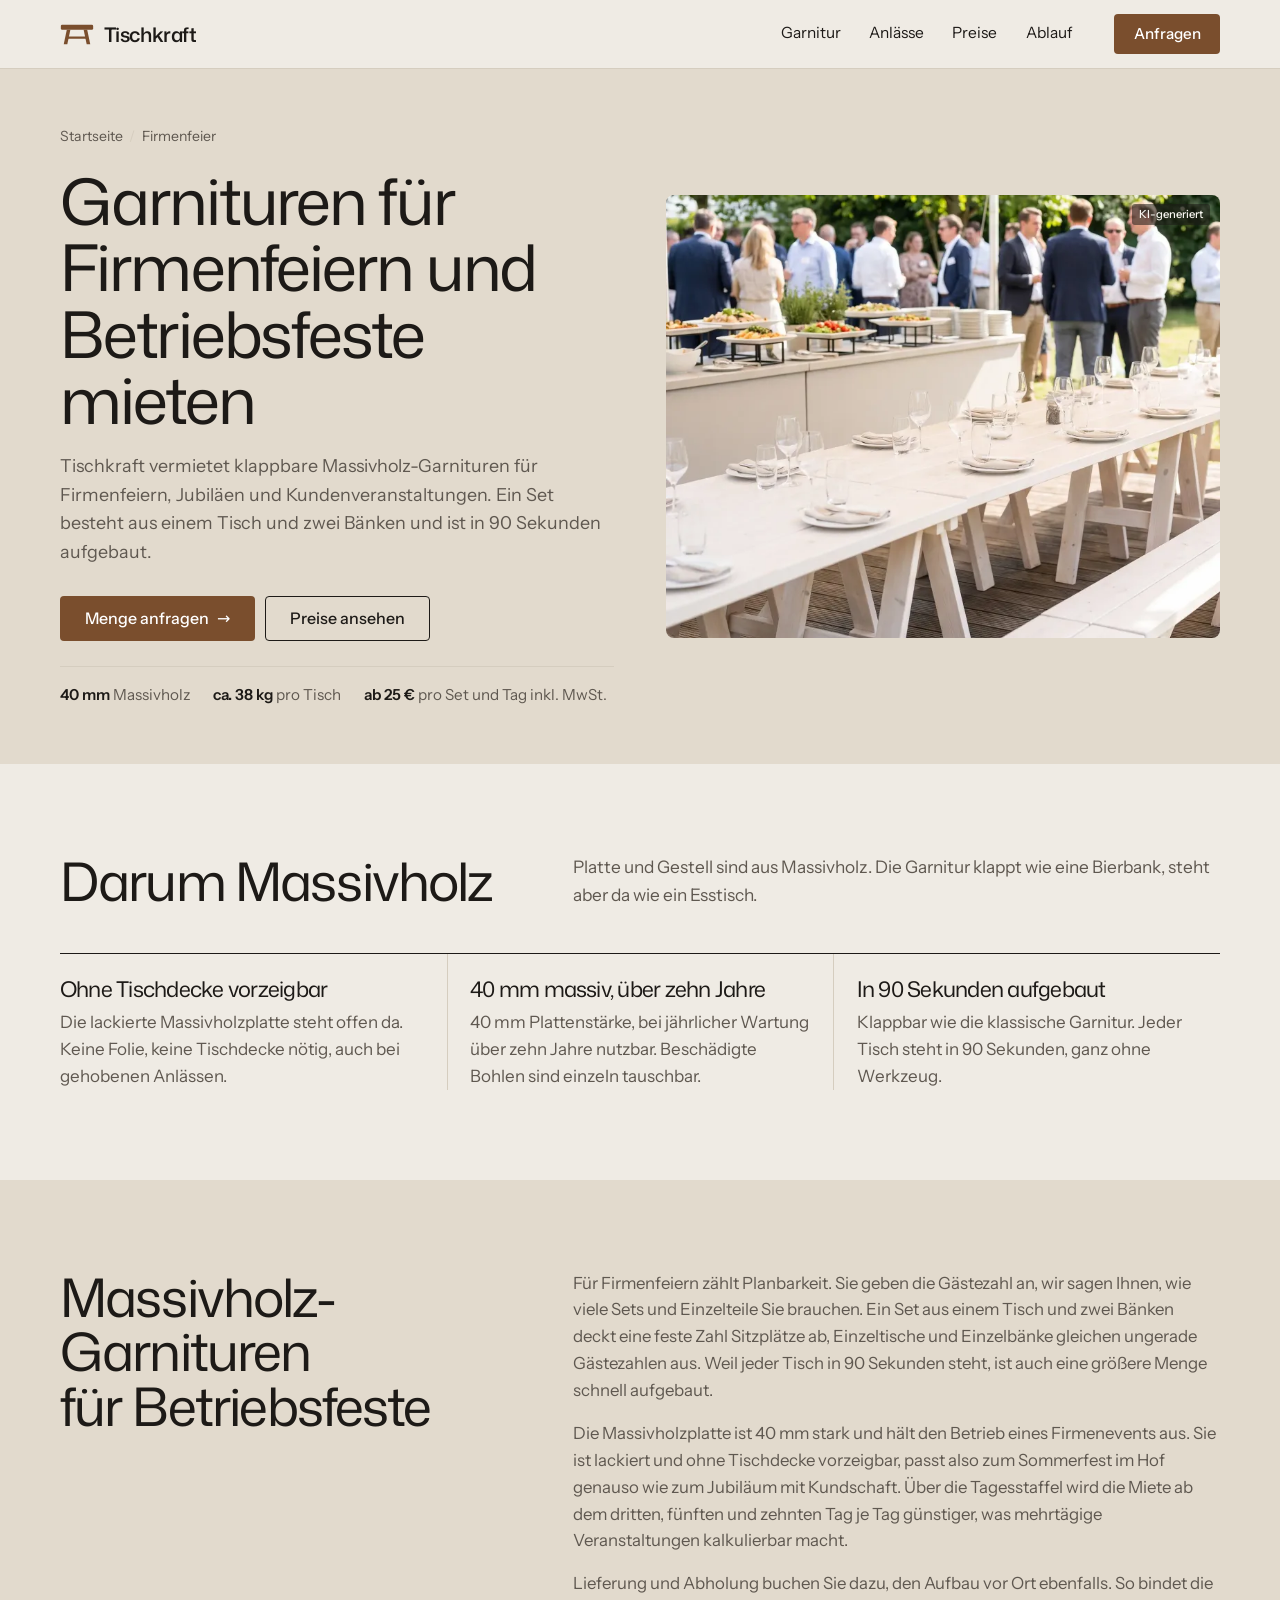
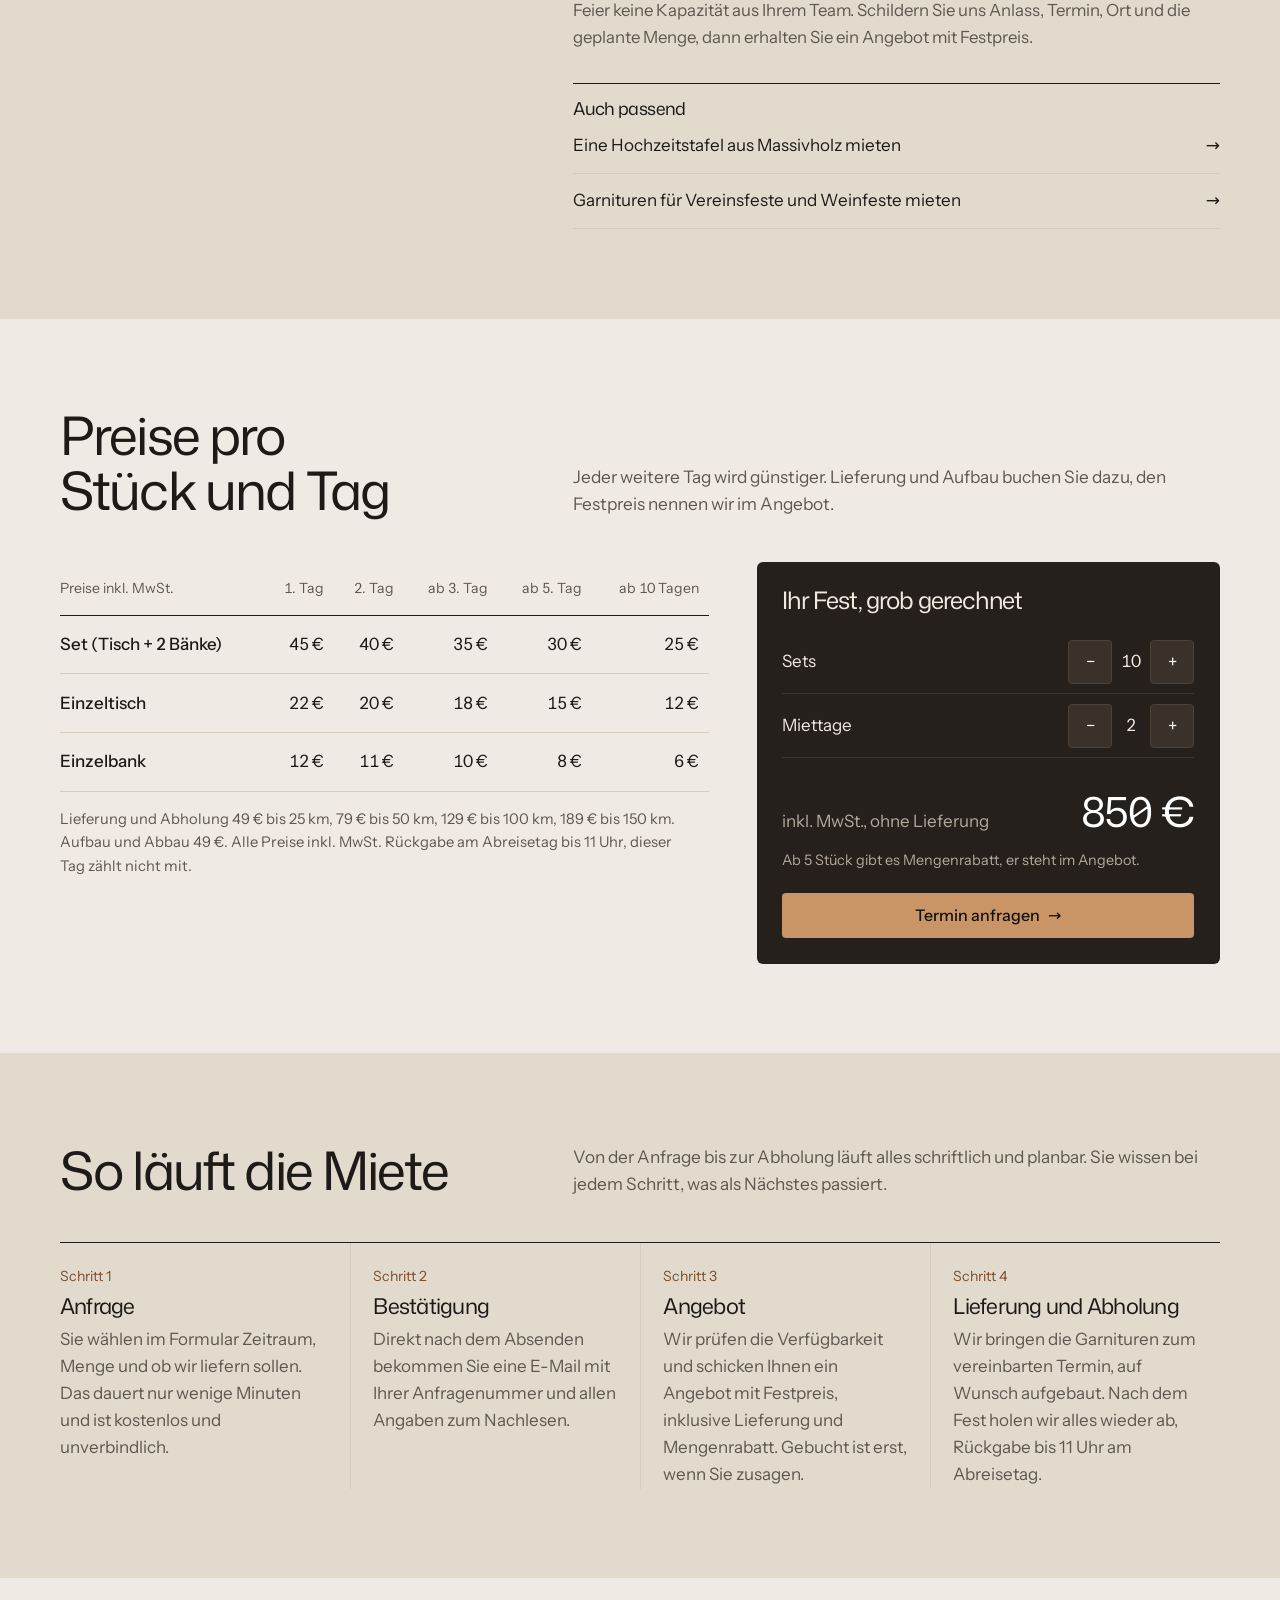
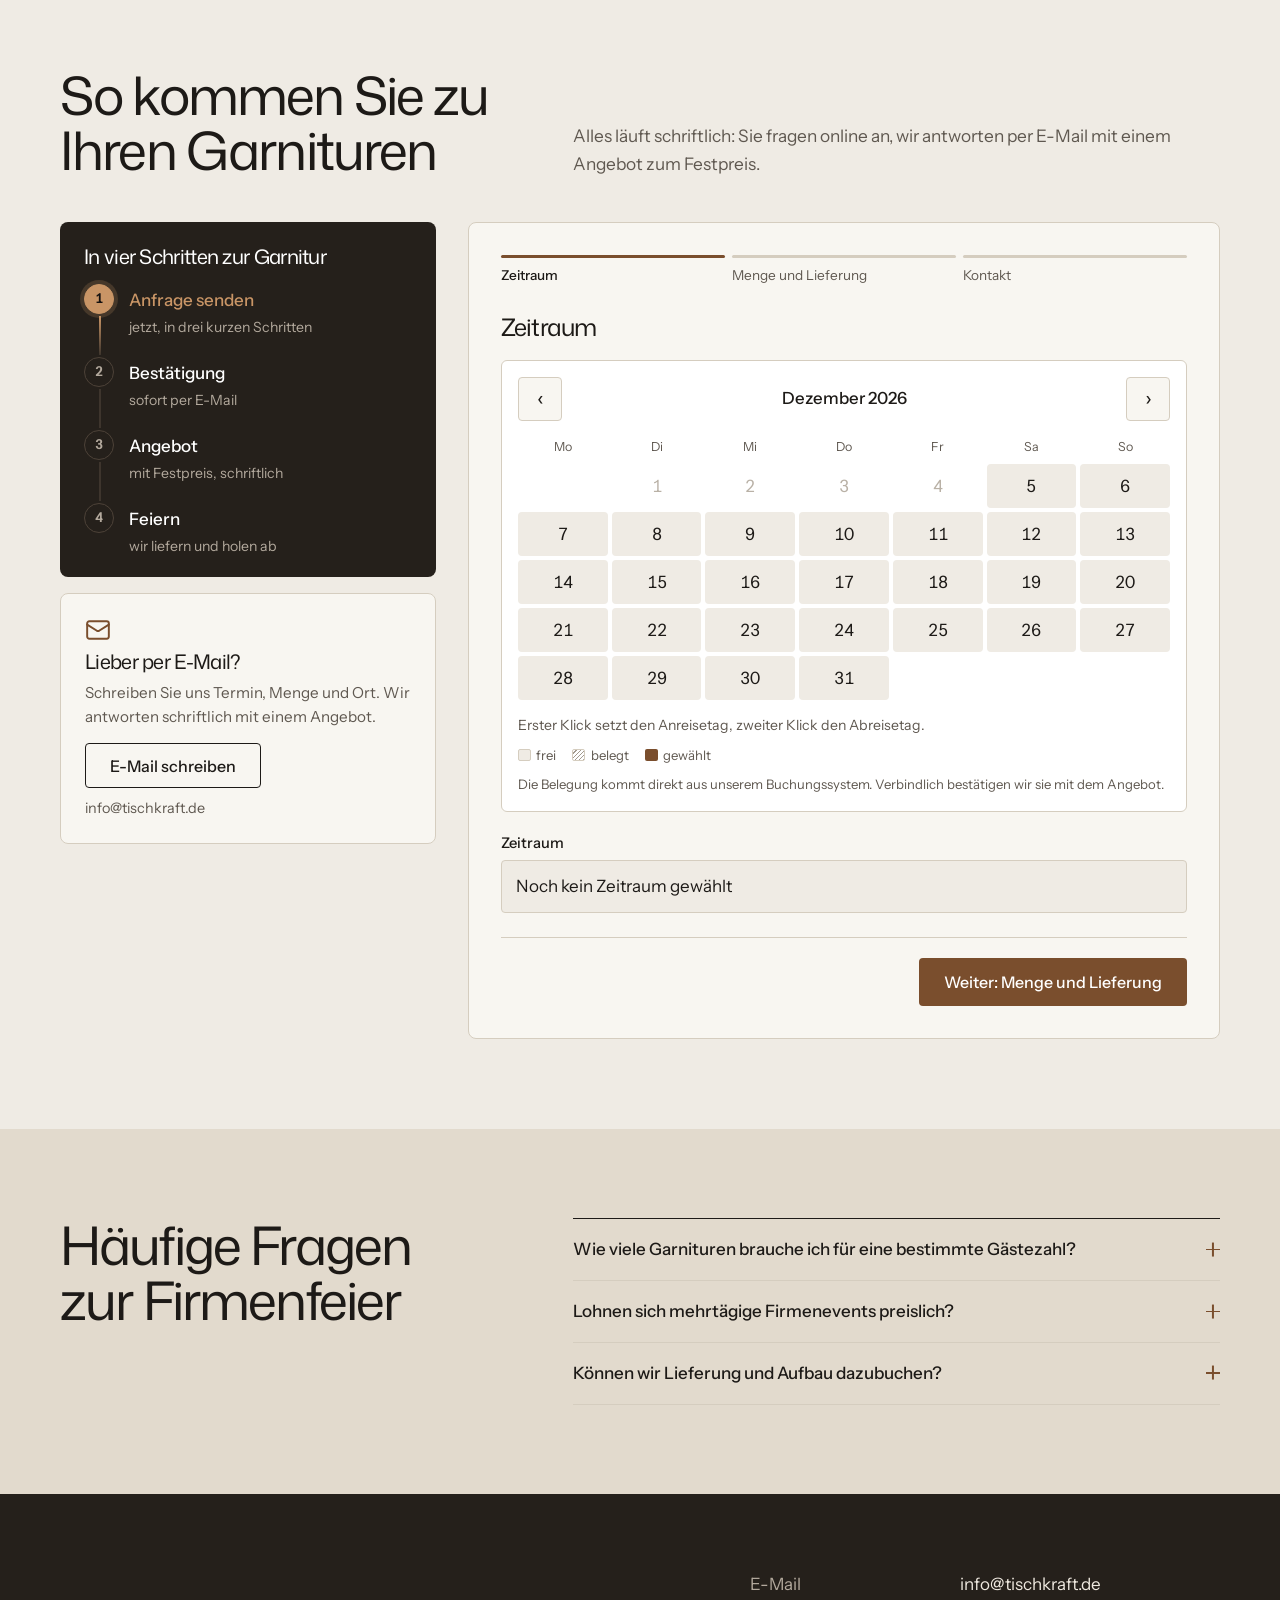
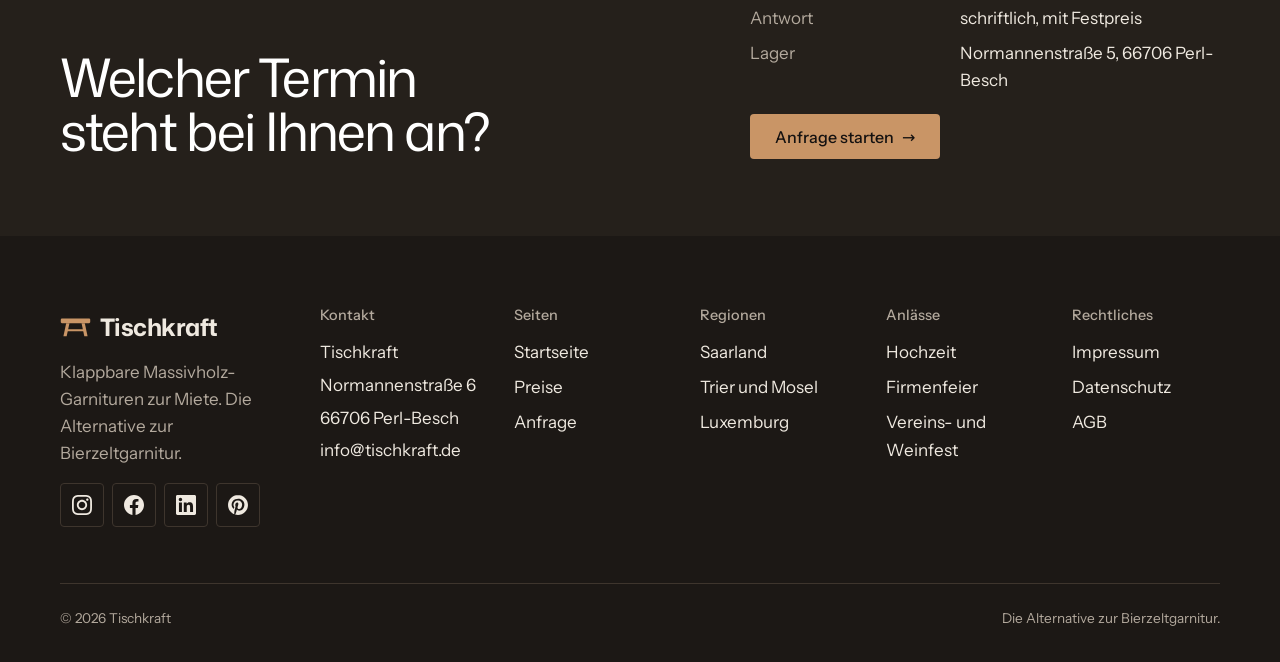
<file: firmenfeier/index.html>
<!DOCTYPE html><html lang="de" data-astro-cid-5hce7sga> <head><meta charset="utf-8"><meta name="viewport" content="width=device-width, initial-scale=1"><title>Garnituren für die Firmenfeier mieten | Tischkraft</title><meta name="description" content="Robuste Massivholz-Garnituren für Betriebsfeste, Jubiläen und Kundenevents. Planbare Mengen, Lieferung und Aufbau nach Absprache. Unverbindlich anfragen."><link rel="canonical" href="https://tischkraft.de/firmenfeier/"><meta property="og:type" content="website"><meta property="og:locale" content="de_DE"><meta property="og:site_name" content="Tischkraft"><meta property="og:title" content="Garnituren für die Firmenfeier mieten | Tischkraft"><meta property="og:description" content="Robuste Massivholz-Garnituren für Betriebsfeste, Jubiläen und Kundenevents. Planbare Mengen, Lieferung und Aufbau nach Absprache. Unverbindlich anfragen."><meta property="og:url" content="https://tischkraft.de/firmenfeier/"><meta property="og:image" content="https://tischkraft.de/share.jpg"><meta property="og:image:alt" content="Tischkraft-Garnitur aus Massivholz: Tisch mit zwei Bänken"><meta name="twitter:card" content="summary_large_image"><meta name="twitter:title" content="Garnituren für die Firmenfeier mieten | Tischkraft"><meta name="twitter:description" content="Robuste Massivholz-Garnituren für Betriebsfeste, Jubiläen und Kundenevents. Planbare Mengen, Lieferung und Aufbau nach Absprache. Unverbindlich anfragen."><meta name="twitter:image" content="https://tischkraft.de/share.jpg"><meta name="theme-color" content="#25201b"><link rel="icon" href="/favicon.svg" type="image/svg+xml"><link rel="icon" href="/favicon-48.png" sizes="48x48" type="image/png"><link rel="apple-touch-icon" href="/apple-touch-icon.png"><link rel="manifest" href="/site.webmanifest"><link rel="sitemap" href="/sitemap-index.xml"><script type="application/ld+json">{"@context":"https://schema.org","@graph":[{"@type":"LocalBusiness","@id":"https://tischkraft.de/#organization","name":"Tischkraft","description":"Vermietung klappbarer Massivholz-Garnituren (Tisch und zwei Bänke) aus eigener Schreinerei in Perl, mit Lieferung ins Saarland, nach Trier und nach Luxemburg. Die Alternative zur Bierzeltgarnitur.","url":"https://tischkraft.de","logo":"https://tischkraft.de/icon-512.png","image":"https://tischkraft.de/share.jpg","email":"info@tischkraft.de","contactPoint":{"@type":"ContactPoint","contactType":"customer service","email":"info@tischkraft.de","availableLanguage":["de"]},"priceRange":"6–45 € pro Stück und Tag inkl. MwSt.","sameAs":["https://www.instagram.com/tischkraft/","https://www.facebook.com/people/Tischkraft/61568313991481/","https://www.linkedin.com/company/105006661/","https://de.pinterest.com/tischkraft/"],"address":{"@type":"PostalAddress","streetAddress":"Normannenstraße 6","postalCode":"66706","addressLocality":"Perl-Besch","addressRegion":"Saarland","addressCountry":"DE"},"areaServed":[{"@type":"State","name":"Saarland"},{"@type":"State","name":"Rheinland-Pfalz"},{"@type":"Country","name":"Luxemburg"}]},{"@type":"WebSite","@id":"https://tischkraft.de/#website","url":"https://tischkraft.de","name":"Tischkraft","inLanguage":"de-DE","publisher":{"@id":"https://tischkraft.de/#organization"}},{"@type":"WebPage","@id":"https://tischkraft.de/firmenfeier/#webpage","url":"https://tischkraft.de/firmenfeier/","name":"Garnituren für die Firmenfeier mieten | Tischkraft","description":"Robuste Massivholz-Garnituren für Betriebsfeste, Jubiläen und Kundenevents. Planbare Mengen, Lieferung und Aufbau nach Absprache. Unverbindlich anfragen.","inLanguage":"de-DE","isPartOf":{"@id":"https://tischkraft.de/#website"},"about":{"@id":"https://tischkraft.de/#organization"},"primaryImageOfPage":{"@type":"ImageObject","url":"https://tischkraft.de/share.jpg"}},{"@type":"Service","name":"Garnituren für Firmenfeiern und Betriebsfeste mieten","description":"Robuste Massivholz-Garnituren für Betriebsfeste, Jubiläen und Kundenevents. Planbare Mengen, Lieferung und Aufbau nach Absprache. Unverbindlich anfragen.","serviceType":"Vermietung von Massivholz-Garnituren","provider":{"@id":"https://tischkraft.de/#organization"},"url":"https://tischkraft.de/firmenfeier/","areaServed":[{"@type":"State","name":"Saarland"},{"@type":"State","name":"Rheinland-Pfalz"},{"@type":"Country","name":"Luxemburg"}]},{"@type":"FAQPage","mainEntity":[{"@type":"Question","name":"Wie viele Garnituren brauche ich für eine bestimmte Gästezahl?","acceptedAnswer":{"@type":"Answer","text":"Ein Set aus Tisch und zwei Bänken deckt eine feste Zahl Sitzplätze ab. Nennen Sie uns die Gästezahl, dann rechnen wir Sets und Einzelteile für Sie aus."}},{"@type":"Question","name":"Lohnen sich mehrtägige Firmenevents preislich?","acceptedAnswer":{"@type":"Answer","text":"Die Tagesstaffel wird ab dem dritten, fünften und zehnten Miettag je Tag günstiger. Mehrtägige Veranstaltungen sind dadurch gut kalkulierbar."}},{"@type":"Question","name":"Können wir Lieferung und Aufbau dazubuchen?","acceptedAnswer":{"@type":"Answer","text":"Lieferung und Abholung sowie Aufbau und Abbau vor Ort sind als Zusatzleistung buchbar. Ihr Team muss sich um Transport und Aufbau nicht kümmern."}}]},{"@type":"BreadcrumbList","itemListElement":[{"@type":"ListItem","position":1,"name":"Startseite","item":"https://tischkraft.de/"},{"@type":"ListItem","position":2,"name":"Firmenfeier","item":"https://tischkraft.de/firmenfeier/"}]}]}</script><link rel="stylesheet" href="/_astro/firmenfeier.B2t3z-JE.css">
<style>.phero[data-astro-cid-7bavruds]{background:var(--tk-sand);padding-block:clamp(2rem,4.5vw,3.5rem)}.phero-grid[data-astro-cid-7bavruds]{display:grid;grid-template-columns:6fr 6fr;gap:clamp(1.5rem,4vw,3.5rem);align-items:center}.crumbs[data-astro-cid-7bavruds] ol[data-astro-cid-7bavruds]{list-style:none;display:flex;flex-wrap:wrap;gap:.4rem;margin:0 0 1.2rem;padding:0;font-size:.88rem;color:var(--tk-ink-soft)}.crumbs[data-astro-cid-7bavruds] li[data-astro-cid-7bavruds]+li[data-astro-cid-7bavruds]:before{content:"/";margin-right:.4rem;color:var(--tk-line)}.crumbs[data-astro-cid-7bavruds] a[data-astro-cid-7bavruds]{color:inherit;text-underline-offset:3px}.phero[data-astro-cid-7bavruds] h1[data-astro-cid-7bavruds]{font-size:clamp(2.3rem,5vw,4.2rem)}.phero-lead[data-astro-cid-7bavruds]{margin-top:1.2rem;font-size:1.12rem;color:var(--tk-ink-soft);max-width:46ch}.phero-ctas[data-astro-cid-7bavruds]{display:flex;gap:.6rem;flex-wrap:wrap;margin-top:1.8rem}.phero-facts[data-astro-cid-7bavruds]{list-style:none;display:flex;flex-wrap:wrap;gap:.4rem 1.4rem;margin:1.6rem 0 0;padding:1rem 0 0;border-top:1px solid var(--tk-line);font-size:.95rem;color:var(--tk-ink-soft)}.phero-facts[data-astro-cid-7bavruds] b[data-astro-cid-7bavruds]{color:var(--tk-ink);font-weight:600}.phero-pic[data-astro-cid-7bavruds]{border-radius:var(--tk-radius-lg);aspect-ratio:5 / 4;background:var(--tk-placeholder)}.phero-pic[data-astro-cid-7bavruds] img{width:100%;height:100%;object-fit:cover;display:block}@media(max-width:860px){.phero-grid[data-astro-cid-7bavruds]{grid-template-columns:1fr}.phero-pic[data-astro-cid-7bavruds]{order:-1;aspect-ratio:16 / 10}}@media(max-width:540px){.phero-ctas[data-astro-cid-7bavruds] .btn[data-astro-cid-7bavruds]{flex:1 1 100%}}
</style>
<link rel="stylesheet" href="/_astro/firmenfeier.CvhXvL6-.css">
<style>.prose[data-astro-cid-ogf5ymiv] p[data-astro-cid-ogf5ymiv]{color:var(--tk-ink-soft);font-size:1.05rem;max-width:65ch}.prose[data-astro-cid-ogf5ymiv] p[data-astro-cid-ogf5ymiv]+p[data-astro-cid-ogf5ymiv]{margin-top:1rem}.prose[data-astro-cid-ogf5ymiv] h3[data-astro-cid-ogf5ymiv]{font-size:1.1rem;margin-top:2rem;padding-top:1rem;border-top:1px solid var(--tk-ink)}
</style></head> <body data-astro-cid-5hce7sga> <a class="skip-link" href="#inhalt" data-astro-cid-5hce7sga>Zum Inhalt springen</a> <header class="header" data-astro-cid-3ef6ksr2> <div class="bar" data-astro-cid-3ef6ksr2> <a class="brand" href="/" aria-label="Tischkraft – zur Startseite" data-astro-cid-3ef6ksr2> <svg class="tk-mark brand-mark" viewBox="0 0 40 28" height="24" width="34" aria-hidden="true" fill="currentColor"> <rect x="1" y="3" width="38" height="6" rx="1.5"></rect> <path d="M8 9h4.2l-3.6 17H4.4z"></path> <path d="M27.8 9H32l3.6 17h-4.2z"></path> <rect x="7.5" y="17" width="25" height="2.6" rx="1"></rect> </svg> <span class="brand-name" data-astro-cid-3ef6ksr2>Tischkraft</span> </a> <nav class="nav" aria-label="Hauptnavigation" data-astro-cid-3ef6ksr2> <a class="nav-link" href="/#garnitur" data-astro-cid-3ef6ksr2>Garnitur</a><a class="nav-link" href="/#anlaesse" data-astro-cid-3ef6ksr2>Anlässe</a><a class="nav-link" href="#preise" data-astro-cid-3ef6ksr2>Preise</a><a class="nav-link" href="#ablauf" data-astro-cid-3ef6ksr2>Ablauf</a> </nav> <a class="btn btn-primary nav-cta" href="#anfrage" data-astro-cid-3ef6ksr2>Anfragen</a> <button class="menu-btn" type="button" aria-expanded="false" aria-controls="menu-mobil" data-menu data-astro-cid-3ef6ksr2> <span class="menu-ic" aria-hidden="true" data-astro-cid-3ef6ksr2><span data-astro-cid-3ef6ksr2></span><span data-astro-cid-3ef6ksr2></span><span data-astro-cid-3ef6ksr2></span></span> <span class="sr-only" data-astro-cid-3ef6ksr2>Menü</span> </button> </div> <nav class="menu-mobil" id="menu-mobil" aria-label="Menü" hidden data-astro-cid-3ef6ksr2> <a href="/#garnitur" data-astro-cid-3ef6ksr2>Garnitur</a><a href="/#anlaesse" data-astro-cid-3ef6ksr2>Anlässe</a><a href="#preise" data-astro-cid-3ef6ksr2>Preise</a><a href="#ablauf" data-astro-cid-3ef6ksr2>Ablauf</a> </nav> </header> <script type="module">const d=document.querySelector("[data-menu]"),t=document.getElementById("menu-mobil");if(d&&t){const n=e=>{d.setAttribute("aria-expanded",String(e)),t.hidden=!e};d.addEventListener("click",()=>n(t.hidden)),t.querySelectorAll("a").forEach(e=>e.addEventListener("click",()=>n(!1))),document.addEventListener("keydown",e=>e.key==="Escape"&&n(!1))}</script>  <main id="inhalt" data-astro-cid-5hce7sga>  <section class="phero" data-astro-cid-7bavruds> <div class="wrap phero-grid" data-astro-cid-7bavruds> <div class="phero-text" data-astro-cid-7bavruds> <nav class="crumbs" aria-label="Brotkrumen" data-astro-cid-7bavruds> <ol data-astro-cid-7bavruds> <li data-astro-cid-7bavruds><a href="/" data-astro-cid-7bavruds>Startseite</a></li><li data-astro-cid-7bavruds><span aria-current="page" data-astro-cid-7bavruds>Firmenfeier</span></li> </ol> </nav> <h1 data-astro-cid-7bavruds>Garnituren für Firmenfeiern und Betriebsfeste mieten</h1> <p class="phero-lead" data-astro-cid-7bavruds>Tischkraft vermietet klappbare Massivholz-Garnituren für Firmenfeiern, Jubiläen und Kundenveranstaltungen. Ein Set besteht aus einem Tisch und zwei Bänken und ist in 90 Sekunden aufgebaut.</p> <div class="phero-ctas" data-astro-cid-7bavruds> <a class="btn btn-primary" href="#anfrage" data-astro-cid-7bavruds>Menge anfragen <span class="arr" aria-hidden="true" data-astro-cid-7bavruds>→</span></a> <a class="btn btn-line" href="#preise" data-astro-cid-7bavruds>Preise ansehen</a> </div> <ul class="phero-facts" data-astro-cid-7bavruds> <li data-astro-cid-7bavruds><b data-astro-cid-7bavruds>40 mm</b> Massivholz</li><li data-astro-cid-7bavruds><b data-astro-cid-7bavruds>ca. 38 kg</b> pro Tisch</li><li data-astro-cid-7bavruds><b data-astro-cid-7bavruds>ab 25 €</b> pro Set und Tag inkl. MwSt.</li> </ul> </div> <div class="phero-pic zoomwrap" data-ki="KI-generiert" data-astro-cid-7bavruds> <img src="/_astro/anlass-firmenevent.hpF_h71x_dsvmo.webp" srcset="/_astro/anlass-firmenevent.hpF_h71x_Z1ChJO0.webp 480w, /_astro/anlass-firmenevent.hpF_h71x_uUQnx.webp 800w, /_astro/anlass-firmenevent.hpF_h71x_5InOM.webp 1200w, /_astro/anlass-firmenevent.hpF_h71x_Z22sN1g.webp 1600w" alt="Tischkraft-Garnituren bei einer Firmenfeier unter dem Sonnensegel" sizes="(max-width: 860px) 100vw, 620px" style="object-position:50% 70%" loading="eager" fetchpriority="high" decoding="async" width="1856" height="2304" class="zoom"> </div> </div> </section>  <section class="blk" data-astro-cid-ogf5ymiv> <div class="wrap" data-astro-cid-ogf5ymiv> <div class="blk-head" data-astro-cid-ogf5ymiv><h2 data-astro-cid-ogf5ymiv>Darum Massivholz</h2><p data-astro-cid-ogf5ymiv>Platte und Gestell sind aus Massivholz. Die Garnitur klappt wie eine Bierbank, steht aber da wie ein Esstisch.</p></div> <div class="ruled" style="--cols:3" data-astro-cid-ogf5ymiv> <div data-astro-cid-ogf5ymiv><h3 data-astro-cid-ogf5ymiv>Ohne Tischdecke vorzeigbar</h3><p data-astro-cid-ogf5ymiv>Die lackierte Massivholzplatte steht offen da. Keine Folie, keine Tischdecke nötig, auch bei gehobenen Anlässen.</p></div><div data-astro-cid-ogf5ymiv><h3 data-astro-cid-ogf5ymiv>40 mm massiv, über zehn Jahre</h3><p data-astro-cid-ogf5ymiv>40 mm Plattenstärke, bei jährlicher Wartung über zehn Jahre nutzbar. Beschädigte Bohlen sind einzeln tauschbar.</p></div><div data-astro-cid-ogf5ymiv><h3 data-astro-cid-ogf5ymiv>In 90 Sekunden aufgebaut</h3><p data-astro-cid-ogf5ymiv>Klappbar wie die klassische Garnitur. Jeder Tisch steht in 90 Sekunden, ganz ohne Werkzeug.</p></div> </div> </div> </section> <section class="blk blk-sand" data-astro-cid-ogf5ymiv> <div class="wrap blk-split" data-astro-cid-ogf5ymiv> <h2 data-astro-cid-ogf5ymiv>Massivholz-Garnituren für Betriebsfeste</h2> <div class="prose" data-astro-cid-ogf5ymiv> <p data-astro-cid-ogf5ymiv>Für Firmenfeiern zählt Planbarkeit. Sie geben die Gästezahl an, wir sagen Ihnen, wie viele Sets und Einzelteile Sie brauchen. Ein Set aus einem Tisch und zwei Bänken deckt eine feste Zahl Sitzplätze ab, Einzeltische und Einzelbänke gleichen ungerade Gästezahlen aus. Weil jeder Tisch in 90 Sekunden steht, ist auch eine größere Menge schnell aufgebaut.</p><p data-astro-cid-ogf5ymiv>Die Massivholzplatte ist 40 mm stark und hält den Betrieb eines Firmenevents aus. Sie ist lackiert und ohne Tischdecke vorzeigbar, passt also zum Sommerfest im Hof genauso wie zum Jubiläum mit Kundschaft. Über die Tagesstaffel wird die Miete ab dem dritten, fünften und zehnten Tag je Tag günstiger, was mehrtägige Veranstaltungen kalkulierbar macht.</p><p data-astro-cid-ogf5ymiv>Lieferung und Abholung buchen Sie dazu, den Aufbau vor Ort ebenfalls. So bindet die Feier keine Kapazität aus Ihrem Team. Schildern Sie uns Anlass, Termin, Ort und die geplante Menge, dann erhalten Sie ein Angebot mit Festpreis.</p> <h3 data-astro-cid-ogf5ymiv>Auch passend</h3> <ul class="link-list" data-astro-cid-ogf5ymiv> <li data-astro-cid-ogf5ymiv><a href="/hochzeit/" data-astro-cid-ogf5ymiv>Eine Hochzeitstafel aus Massivholz mieten<span aria-hidden="true" data-astro-cid-ogf5ymiv>→</span></a></li><li data-astro-cid-ogf5ymiv><a href="/vereinsfest/" data-astro-cid-ogf5ymiv>Garnituren für Vereinsfeste und Weinfeste mieten<span aria-hidden="true" data-astro-cid-ogf5ymiv>→</span></a></li> </ul> </div> </div> </section> <section id="preise" class="blk" data-astro-cid-6366rumt> <div class="wrap" data-astro-cid-6366rumt> <div class="blk-head" data-astro-cid-6366rumt><h2 data-astro-cid-6366rumt>Preise pro Stück und Tag</h2><p data-astro-cid-6366rumt>Jeder weitere Tag wird günstiger. Lieferung und Aufbau buchen Sie dazu, den Festpreis nennen wir im Angebot.</p></div> <div class="price" data-astro-cid-6366rumt> <div data-astro-cid-6366rumt> <div class="tbl" data-astro-cid-6366rumt> <table data-astro-cid-6366rumt> <caption class="sr-only" data-astro-cid-6366rumt>Preise pro Stück und Tag</caption> <thead data-astro-cid-6366rumt><tr data-astro-cid-6366rumt><th scope="col" data-astro-cid-6366rumt><span class="lang" data-astro-cid-6366rumt>Preise inkl. MwSt.</span><span class="kurz" data-astro-cid-6366rumt>inkl. MwSt.</span></th><th scope="col" data-astro-cid-6366rumt><span class="lang" data-astro-cid-6366rumt>1. Tag</span><span class="kurz" data-astro-cid-6366rumt>1. Tag</span></th><th scope="col" data-astro-cid-6366rumt><span class="lang" data-astro-cid-6366rumt>2. Tag</span><span class="kurz" data-astro-cid-6366rumt>2. Tag</span></th><th scope="col" data-astro-cid-6366rumt><span class="lang" data-astro-cid-6366rumt>ab 3. Tag</span><span class="kurz" data-astro-cid-6366rumt>ab 3.</span></th><th scope="col" data-astro-cid-6366rumt><span class="lang" data-astro-cid-6366rumt>ab 5. Tag</span><span class="kurz" data-astro-cid-6366rumt>ab 5.</span></th><th scope="col" data-astro-cid-6366rumt><span class="lang" data-astro-cid-6366rumt>ab 10 Tagen</span><span class="kurz" data-astro-cid-6366rumt>ab 10.</span></th></tr></thead> <tbody data-astro-cid-6366rumt> <tr data-astro-cid-6366rumt><th scope="row" data-astro-cid-6366rumt><span class="lang" data-astro-cid-6366rumt>Set (Tisch + 2 Bänke)</span><span class="kurz" data-astro-cid-6366rumt>Set</span></th><td data-astro-cid-6366rumt>45 €</td><td data-astro-cid-6366rumt>40 €</td><td data-astro-cid-6366rumt>35 €</td><td data-astro-cid-6366rumt>30 €</td><td data-astro-cid-6366rumt>25 €</td></tr><tr data-astro-cid-6366rumt><th scope="row" data-astro-cid-6366rumt><span class="lang" data-astro-cid-6366rumt>Einzeltisch</span><span class="kurz" data-astro-cid-6366rumt>Tisch</span></th><td data-astro-cid-6366rumt>22 €</td><td data-astro-cid-6366rumt>20 €</td><td data-astro-cid-6366rumt>18 €</td><td data-astro-cid-6366rumt>15 €</td><td data-astro-cid-6366rumt>12 €</td></tr><tr data-astro-cid-6366rumt><th scope="row" data-astro-cid-6366rumt><span class="lang" data-astro-cid-6366rumt>Einzelbank</span><span class="kurz" data-astro-cid-6366rumt>Bank</span></th><td data-astro-cid-6366rumt>12 €</td><td data-astro-cid-6366rumt>11 €</td><td data-astro-cid-6366rumt>10 €</td><td data-astro-cid-6366rumt>8 €</td><td data-astro-cid-6366rumt>6 €</td></tr> </tbody> </table> </div> <p class="fine" data-astro-cid-6366rumt>Lieferung und Abholung 49 € bis 25 km, 79 € bis 50 km, 129 € bis 100 km, 189 € bis 150 km. Aufbau und Abbau 49 €. Alle Preise inkl. MwSt. Rückgabe am Abreisetag bis 11 Uhr, dieser Tag zählt nicht mit.</p> </div> <div class="calc" data-rechner data-rates="[45,40,35,30,25]" data-sets="10" data-tage="2" data-astro-cid-6366rumt> <h3 data-astro-cid-6366rumt>Ihr Fest, grob gerechnet</h3> <div class="calc-row" data-astro-cid-6366rumt><span id="lbl-sets" data-astro-cid-6366rumt>Sets</span> <span class="step" data-astro-cid-6366rumt><button type="button" data-k="set" data-d="-1" aria-label="Sets weniger" data-astro-cid-6366rumt>−</button><output data-o="set" aria-labelledby="lbl-sets" data-astro-cid-6366rumt>10</output><button type="button" data-k="set" data-d="1" aria-label="Sets mehr" data-astro-cid-6366rumt>+</button></span></div> <div class="calc-row" data-astro-cid-6366rumt><span id="lbl-tage" data-astro-cid-6366rumt>Miettage</span> <span class="step" data-astro-cid-6366rumt><button type="button" data-k="tage" data-d="-1" aria-label="Miettage weniger" data-astro-cid-6366rumt>−</button><output data-o="tage" aria-labelledby="lbl-tage" data-astro-cid-6366rumt>2</output><button type="button" data-k="tage" data-d="1" aria-label="Miettage mehr" data-astro-cid-6366rumt>+</button></span></div> <div class="calc-sum" data-astro-cid-6366rumt><span data-astro-cid-6366rumt>inkl. MwSt., ohne Lieferung</span><b data-o="sum" aria-live="polite" data-astro-cid-6366rumt>850 €</b></div> <p class="calc-fine" data-astro-cid-6366rumt>Ab 5 Stück gibt es Mengenrabatt, er steht im Angebot.</p> <a class="btn btn-hi calc-btn" href="#anfrage" data-astro-cid-6366rumt>Termin anfragen <span class="arr" aria-hidden="true" data-astro-cid-6366rumt>→</span></a> </div> </div> </div> </section> <script type="module" src="/_astro/PreisBlock.astro_astro_type_script_index_0_lang._vf2Koi_.js"></script>  <section id="ablauf" class="blk blk-sand" data-astro-cid-klvwrq4m> <div class="wrap" data-astro-cid-klvwrq4m> <div class="blk-head" data-astro-cid-klvwrq4m><h2 data-astro-cid-klvwrq4m>So läuft die Miete</h2><p data-astro-cid-klvwrq4m>Von der Anfrage bis zur Abholung läuft alles schriftlich und planbar. Sie wissen bei jedem Schritt, was als Nächstes passiert.</p></div> <ol class="ruled" data-astro-cid-klvwrq4m> <li data-astro-cid-klvwrq4m><small data-astro-cid-klvwrq4m>Schritt 1</small><h3 data-astro-cid-klvwrq4m>Anfrage</h3><p data-astro-cid-klvwrq4m>Sie wählen im Formular Zeitraum, Menge und ob wir liefern sollen. Das dauert nur wenige Minuten und ist kostenlos und unverbindlich.</p></li><li data-astro-cid-klvwrq4m><small data-astro-cid-klvwrq4m>Schritt 2</small><h3 data-astro-cid-klvwrq4m>Bestätigung</h3><p data-astro-cid-klvwrq4m>Direkt nach dem Absenden bekommen Sie eine E-Mail mit Ihrer Anfragenummer und allen Angaben zum Nachlesen.</p></li><li data-astro-cid-klvwrq4m><small data-astro-cid-klvwrq4m>Schritt 3</small><h3 data-astro-cid-klvwrq4m>Angebot</h3><p data-astro-cid-klvwrq4m>Wir prüfen die Verfügbarkeit und schicken Ihnen ein Angebot mit Festpreis, inklusive Lieferung und Mengenrabatt. Gebucht ist erst, wenn Sie zusagen.</p></li><li data-astro-cid-klvwrq4m><small data-astro-cid-klvwrq4m>Schritt 4</small><h3 data-astro-cid-klvwrq4m>Lieferung und Abholung</h3><p data-astro-cid-klvwrq4m>Wir bringen die Garnituren zum vereinbarten Termin, auf Wunsch aufgebaut. Nach dem Fest holen wir alles wieder ab, Rückgabe bis 11 Uhr am Abreisetag.</p></li> </ol> </div> </section>  <section id="anfrage" class="blk" data-astro-cid-z6ic5kke> <div class="wrap" data-astro-cid-z6ic5kke> <div class="blk-head" data-astro-cid-z6ic5kke><h2 data-astro-cid-z6ic5kke>So kommen Sie zu Ihren Garnituren</h2><p data-astro-cid-z6ic5kke>Alles läuft schriftlich: Sie fragen online an, wir antworten per E-Mail mit einem Angebot zum Festpreis.</p></div> <div class="grid" data-astro-cid-z6ic5kke> <aside class="seite" data-astro-cid-z6ic5kke> <div class="weg" data-astro-cid-z6ic5kke> <h3 data-astro-cid-z6ic5kke>In vier Schritten zur Garnitur</h3> <ol data-astro-cid-z6ic5kke> <li class="jetzt" data-astro-cid-z6ic5kke> <span class="nr" aria-hidden="true" data-astro-cid-z6ic5kke>1</span> <span class="txt" data-astro-cid-z6ic5kke><b data-astro-cid-z6ic5kke>Anfrage senden</b><small data-astro-cid-z6ic5kke>jetzt, in drei kurzen Schritten</small></span> </li><li data-astro-cid-z6ic5kke> <span class="nr" aria-hidden="true" data-astro-cid-z6ic5kke>2</span> <span class="txt" data-astro-cid-z6ic5kke><b data-astro-cid-z6ic5kke>Bestätigung</b><small data-astro-cid-z6ic5kke>sofort per E-Mail</small></span> </li><li data-astro-cid-z6ic5kke> <span class="nr" aria-hidden="true" data-astro-cid-z6ic5kke>3</span> <span class="txt" data-astro-cid-z6ic5kke><b data-astro-cid-z6ic5kke>Angebot</b><small data-astro-cid-z6ic5kke>mit Festpreis, schriftlich</small></span> </li><li data-astro-cid-z6ic5kke> <span class="nr" aria-hidden="true" data-astro-cid-z6ic5kke>4</span> <span class="txt" data-astro-cid-z6ic5kke><b data-astro-cid-z6ic5kke>Feiern</b><small data-astro-cid-z6ic5kke>wir liefern und holen ab</small></span> </li> </ol> </div> <div class="mail" data-astro-cid-z6ic5kke> <svg class="mail-ico" viewBox="0 0 24 24" width="26" height="26" fill="none" stroke="currentColor" stroke-width="1.8" stroke-linecap="round" stroke-linejoin="round" aria-hidden="true" data-astro-cid-z6ic5kke><path d="m22 7l-8.991 5.727a2 2 0 0 1-2.009 0L2 7" data-astro-cid-z6ic5kke></path><rect width="20" height="16" x="2" y="4" rx="2" data-astro-cid-z6ic5kke></rect></svg> <h3 data-astro-cid-z6ic5kke>Lieber per E-Mail?</h3> <p data-astro-cid-z6ic5kke>Schreiben Sie uns Termin, Menge und Ort. Wir antworten schriftlich mit einem Angebot.</p> <a class="btn btn-line mail-btn" href="mailto:info@tischkraft.de" data-astro-cid-z6ic5kke>E-Mail schreiben</a> <span class="mail-adr" data-astro-cid-z6ic5kke>info@tischkraft.de</span> </div> </aside> <div class="mietform" id="mietform" data-astro-cid-rlzvurd2>  <ol class="stepbar" data-astro-cid-rlzvurd2> <li class="stepbar-item" data-stepbar="1" data-astro-cid-rlzvurd2> <span class="stepbar-num" data-astro-cid-rlzvurd2>1</span> <span class="stepbar-label" data-astro-cid-rlzvurd2>Zeitraum</span> </li><li class="stepbar-item" data-stepbar="2" data-astro-cid-rlzvurd2> <span class="stepbar-num" data-astro-cid-rlzvurd2>2</span> <span class="stepbar-label" data-astro-cid-rlzvurd2>Menge und Lieferung</span> </li><li class="stepbar-item" data-stepbar="3" data-astro-cid-rlzvurd2> <span class="stepbar-num" data-astro-cid-rlzvurd2>3</span> <span class="stepbar-label" data-astro-cid-rlzvurd2>Kontakt</span> </li> </ol> <form class="anfrage-form" data-form novalidate data-astro-cid-rlzvurd2> <p class="err-summary" data-err-summary role="alert" hidden data-astro-cid-rlzvurd2>Bitte prüfen Sie die markierten Felder.</p>  <div class="hp" aria-hidden="true" data-astro-cid-rlzvurd2> <label for="mf-hp" data-astro-cid-rlzvurd2>Website</label> <input type="text" id="mf-hp" name="hp_website" tabindex="-1" autocomplete="off" data-astro-cid-rlzvurd2> </div>  <section class="step" data-step="1" data-astro-cid-rlzvurd2> <h3 class="step-head" data-astro-cid-rlzvurd2>Zeitraum</h3> <div class="cal" aria-label="Zeitraum wählen" data-astro-cid-rlzvurd2> <div class="cal-top" data-astro-cid-rlzvurd2> <button type="button" class="cal-nav" data-nav="prev" aria-label="Voriger Monat" data-astro-cid-rlzvurd2> <span aria-hidden="true" data-astro-cid-rlzvurd2>‹</span> </button> <strong class="cal-title" data-cal-title aria-live="polite" data-astro-cid-rlzvurd2></strong> <button type="button" class="cal-nav" data-nav="next" aria-label="Nächster Monat" data-astro-cid-rlzvurd2> <span aria-hidden="true" data-astro-cid-rlzvurd2>›</span> </button> </div> <div class="cal-weekdays" aria-hidden="true" data-astro-cid-rlzvurd2> <span data-astro-cid-rlzvurd2>Mo</span><span data-astro-cid-rlzvurd2>Di</span><span data-astro-cid-rlzvurd2>Mi</span><span data-astro-cid-rlzvurd2>Do</span><span data-astro-cid-rlzvurd2>Fr</span><span data-astro-cid-rlzvurd2>Sa</span><span data-astro-cid-rlzvurd2>So</span> </div> <div class="cal-grid" data-cal-grid role="group" aria-label="Zeitraum wählen" data-astro-cid-rlzvurd2></div> <p class="cal-hint" data-astro-cid-rlzvurd2>Erster Klick setzt den Anreisetag, zweiter Klick den Abreisetag.</p> <ul class="cal-legend" data-astro-cid-rlzvurd2> <li data-astro-cid-rlzvurd2><span class="dot dot-free" data-astro-cid-rlzvurd2></span>frei</li> <li data-astro-cid-rlzvurd2><span class="dot dot-busy" data-astro-cid-rlzvurd2></span>belegt</li> <li data-astro-cid-rlzvurd2><span class="dot dot-sel" data-astro-cid-rlzvurd2></span>gewählt</li> </ul> <p class="cal-note" data-astro-cid-rlzvurd2>Die Belegung kommt direkt aus unserem Buchungssystem. Verbindlich bestätigen wir sie mit dem Angebot.</p> </div> <div class="selected-range" data-selected-range data-astro-cid-rlzvurd2> <span class="sr-label" data-astro-cid-rlzvurd2>Zeitraum</span> <span class="sr-value" data-range-text data-astro-cid-rlzvurd2>Noch kein Zeitraum gewählt</span> </div> <input type="hidden" name="von" data-von data-astro-cid-rlzvurd2> <input type="hidden" name="bis" data-bis data-astro-cid-rlzvurd2> </section>  <section class="step" data-step="2" hidden data-astro-cid-rlzvurd2> <h3 class="step-head" data-astro-cid-rlzvurd2>Menge und Lieferung</h3> <fieldset class="field menge" data-astro-cid-rlzvurd2> <legend data-astro-cid-rlzvurd2>Menge <span class="req" data-astro-cid-rlzvurd2>*</span></legend> <p class="menge-hint" data-astro-cid-rlzvurd2>Ein Set besteht aus einem Tisch und zwei Bänken. Einzelteile bei Bedarf zusätzlich.</p> <div class="menge-grid" data-astro-cid-rlzvurd2> <div class="menge-item" data-astro-cid-rlzvurd2> <label for="mf-sets" data-astro-cid-rlzvurd2>Sets (Tisch + 2 Bänke)</label> <input id="mf-sets" name="sets" type="number" min="0" inputmode="numeric" value="0" data-avail-key="holz-set" data-astro-cid-rlzvurd2> <span class="avail" data-avail="holz-set" data-astro-cid-rlzvurd2>Zeitraum wählen, dann sehen Sie die verfügbare Anzahl.</span> </div><div class="menge-item" data-astro-cid-rlzvurd2> <label for="mf-tische" data-astro-cid-rlzvurd2>Einzeltische</label> <input id="mf-tische" name="tische" type="number" min="0" inputmode="numeric" value="0" data-avail-key="holz-tisch" data-astro-cid-rlzvurd2> <span class="avail" data-avail="holz-tisch" data-astro-cid-rlzvurd2>Zeitraum wählen, dann sehen Sie die verfügbare Anzahl.</span> </div><div class="menge-item" data-astro-cid-rlzvurd2> <label for="mf-baenke" data-astro-cid-rlzvurd2>Einzelbänke</label> <input id="mf-baenke" name="baenke" type="number" min="0" inputmode="numeric" value="0" data-avail-key="holz-bank" data-astro-cid-rlzvurd2> <span class="avail" data-avail="holz-bank" data-astro-cid-rlzvurd2>Zeitraum wählen, dann sehen Sie die verfügbare Anzahl.</span> </div> </div> <span class="err err-menge" data-err-menge data-astro-cid-rlzvurd2></span> <p class="menge-kontakt" data-menge-kontakt hidden data-astro-cid-rlzvurd2> Mehr benötigt als aktuell verfügbar? <a href="mailto:info@tischkraft.de" data-astro-cid-rlzvurd2>Schreiben Sie uns</a> – wir prüfen, was für Ihren Termin möglich ist. </p> </fieldset> <fieldset class="field zusatz" data-astro-cid-rlzvurd2> <legend data-astro-cid-rlzvurd2>Zusatzleistungen</legend> <label class="check" data-astro-cid-rlzvurd2> <input type="checkbox" name="zusatz" value="Lieferung und Abholung" id="mf-zusatz-0" data-astro-cid-rlzvurd2> <span data-astro-cid-rlzvurd2>Lieferung und Abholung <span class="zusatz-preis" data-zusatz-key="Lieferung und Abholung" data-astro-cid-rlzvurd2>· ab 49 € inkl. MwSt.</span></span> </label><label class="check" data-astro-cid-rlzvurd2> <input type="checkbox" name="zusatz" value="Aufbau und Abbau vor Ort" id="mf-zusatz-1" data-astro-cid-rlzvurd2> <span data-astro-cid-rlzvurd2>Aufbau und Abbau vor Ort <span class="zusatz-preis" data-zusatz-key="Aufbau und Abbau vor Ort" data-astro-cid-rlzvurd2>· 49 € inkl. MwSt.</span></span> </label> <p class="zusatz-note" data-astro-cid-rlzvurd2>Aufbau und Abbau ist nur zusammen mit Lieferung buchbar.</p> </fieldset>  <fieldset class="field adr" data-lieferblock hidden data-astro-cid-rlzvurd2> <legend data-astro-cid-rlzvurd2>Lieferadresse</legend> <p class="adr-note" data-astro-cid-rlzvurd2>Wird für die Berechnung des Lieferpreises benötigt.</p> <div class="field" data-field="l-strasse" data-astro-cid-rlzvurd2> <label for="mf-l-strasse" data-astro-cid-rlzvurd2>Straße und Hausnummer <span class="req" data-astro-cid-rlzvurd2>*</span></label> <input id="mf-l-strasse" name="liefer_strasse" type="text" autocomplete="street-address" data-astro-cid-rlzvurd2> <span class="err" data-err data-astro-cid-rlzvurd2></span> </div> <div class="field-row" data-astro-cid-rlzvurd2> <div class="field field-plz" data-field="l-plz" data-astro-cid-rlzvurd2> <label for="mf-l-plz" data-astro-cid-rlzvurd2>PLZ <span class="req" data-astro-cid-rlzvurd2>*</span></label> <input id="mf-l-plz" name="liefer_plz" type="text" inputmode="numeric" autocomplete="postal-code" maxlength="5" data-astro-cid-rlzvurd2> <span class="err" data-err data-astro-cid-rlzvurd2></span> </div> <div class="field" data-field="l-ort" data-astro-cid-rlzvurd2> <label for="mf-l-ort" data-astro-cid-rlzvurd2>Ort <span class="req" data-astro-cid-rlzvurd2>*</span></label> <input id="mf-l-ort" name="liefer_ort" type="text" autocomplete="address-level2" data-astro-cid-rlzvurd2> <span class="err" data-err data-astro-cid-rlzvurd2></span> </div> </div> </fieldset> </section>  <section class="step" data-step="3" hidden data-astro-cid-rlzvurd2> <h3 class="step-head" data-astro-cid-rlzvurd2>Kontakt</h3> <div class="field" data-field="name" data-astro-cid-rlzvurd2> <label for="mf-name" data-astro-cid-rlzvurd2>Name <span class="req" data-astro-cid-rlzvurd2>*</span></label> <input id="mf-name" name="name" type="text" autocomplete="name" required data-astro-cid-rlzvurd2> <span class="err" data-err data-astro-cid-rlzvurd2></span> </div> <div class="field" data-field="email" data-astro-cid-rlzvurd2> <label for="mf-email" data-astro-cid-rlzvurd2>E-Mail <span class="req" data-astro-cid-rlzvurd2>*</span></label> <input id="mf-email" name="email" type="email" autocomplete="email" required data-astro-cid-rlzvurd2> <span class="err" data-err data-astro-cid-rlzvurd2></span> </div>  <div class="rechnungblock" data-astro-cid-rlzvurd2> <label class="check" data-rechnung-gleich-wrap hidden data-astro-cid-rlzvurd2> <input type="checkbox" name="rechnung_gleich" id="mf-rechnung-gleich" data-rechnung-gleich checked data-astro-cid-rlzvurd2> <span data-astro-cid-rlzvurd2>Rechnungsadresse entspricht der Lieferadresse</span> </label> <fieldset class="field adr" data-rechnungsadresse data-astro-cid-rlzvurd2> <legend data-astro-cid-rlzvurd2>Rechnungsadresse</legend> <div class="field" data-field="strasse" data-astro-cid-rlzvurd2> <label for="mf-strasse" data-astro-cid-rlzvurd2>Straße und Hausnummer <span class="req" data-astro-cid-rlzvurd2>*</span></label> <input id="mf-strasse" name="strasse" type="text" autocomplete="street-address" required data-astro-cid-rlzvurd2> <span class="err" data-err data-astro-cid-rlzvurd2></span> </div> <div class="field-row" data-astro-cid-rlzvurd2> <div class="field field-plz" data-field="plz" data-astro-cid-rlzvurd2> <label for="mf-plz" data-astro-cid-rlzvurd2>PLZ <span class="req" data-astro-cid-rlzvurd2>*</span></label> <input id="mf-plz" name="plz" type="text" inputmode="numeric" autocomplete="postal-code" maxlength="5" required data-astro-cid-rlzvurd2> <span class="err" data-err data-astro-cid-rlzvurd2></span> </div> <div class="field" data-field="ort" data-astro-cid-rlzvurd2> <label for="mf-ort" data-astro-cid-rlzvurd2>Ort <span class="req" data-astro-cid-rlzvurd2>*</span></label> <input id="mf-ort" name="ort" type="text" autocomplete="address-level2" required data-astro-cid-rlzvurd2> <span class="err" data-err data-astro-cid-rlzvurd2></span> </div> </div> </fieldset> </div> <div class="field" data-field="nachricht" data-astro-cid-rlzvurd2> <label for="mf-msg" data-astro-cid-rlzvurd2>Nachricht (optional)</label> <textarea id="mf-msg" name="nachricht" rows="3" placeholder="Besonderheiten, Zufahrt, Uhrzeit ..." data-astro-cid-rlzvurd2></textarea> </div> <div class="consent" data-field="datenschutz" data-astro-cid-rlzvurd2> <label class="check" data-astro-cid-rlzvurd2> <input type="checkbox" name="datenschutz" id="mf-datenschutz" required data-astro-cid-rlzvurd2> <span data-astro-cid-rlzvurd2> Ich habe die <a href="/datenschutz/" data-astro-cid-rlzvurd2>Datenschutzerklärung</a> und die <a href="/agb/" data-astro-cid-rlzvurd2>AGB mit Widerrufsbelehrung</a> gelesen und bin mit der Bearbeitung meiner Anfrage einverstanden. <span class="req" data-astro-cid-rlzvurd2>*</span> </span> </label> <span class="err" data-err data-astro-cid-rlzvurd2></span> </div> </section>  <div class="preis" data-preis hidden aria-live="polite" data-astro-cid-rlzvurd2> <div class="preis-top" data-astro-cid-rlzvurd2> <span class="preis-heading" data-astro-cid-rlzvurd2>Preisschätzung</span> <span class="preis-naechte" data-preis-naechte data-astro-cid-rlzvurd2></span> </div> <ul class="preis-lines" data-preis-lines data-astro-cid-rlzvurd2></ul> <div class="preis-sum" data-astro-cid-rlzvurd2> <span data-astro-cid-rlzvurd2>Geschätzter Gesamtpreis inkl. MwSt.</span> <strong data-preis-total data-astro-cid-rlzvurd2></strong> </div> <p class="preis-hint" data-astro-cid-rlzvurd2>Unverbindliche Schätzung nach Tagesstaffel, alle Preise inkl. MwSt. Den genauen Lieferpreis und mögliche Mengenrabatte nennen wir im verbindlichen Angebot. Rückgabe am Abreisetag bis 11 Uhr, dieser Tag zählt nicht mit.</p> </div> <p class="assure" data-assure hidden data-astro-cid-rlzvurd2>Kostenlos und unverbindlich. Sie bekommen sofort eine Bestätigung per E-Mail, das Angebot mit Festpreis folgt schriftlich.</p>  <div class="step-nav" data-astro-cid-rlzvurd2> <button type="button" class="btn btn-back" data-prev hidden data-astro-cid-rlzvurd2>Zurück</button> <div class="step-nav-right" data-astro-cid-rlzvurd2> <button type="button" class="btn btn-primary" data-next data-astro-cid-rlzvurd2>Weiter</button> <button type="submit" class="btn btn-primary" data-submit hidden data-astro-cid-rlzvurd2>Unverbindlich anfragen</button> </div> </div> </form> <div class="success" data-success hidden role="status" data-astro-cid-rlzvurd2> <h3 data-astro-cid-rlzvurd2>Anfrage ist angekommen</h3> <p data-astro-cid-rlzvurd2>Danke. Wir prüfen die Verfügbarkeit und melden uns mit einem verbindlichen Angebot. Eine Bestätigung ist per E-Mail unterwegs.</p> <p class="success-ref" data-success-ref hidden data-astro-cid-rlzvurd2></p> </div> </div>  <script type="application/json" id="mietform-data">{"busyDates":[],"labels":{"months":["Januar","Februar","März","April","Mai","Juni","Juli","August","September","Oktober","November","Dezember"],"weekdays":["Mo","Di","Mi","Do","Fr","Sa","So"],"prev":"Voriger Monat","next":"Nächster Monat","selectedEmpty":"Noch kein Zeitraum gewählt","busy":"belegt","verfuegbarHint":"Zeitraum wählen, dann sehen Sie die verfügbare Anzahl.","verfuegbarTpl":"noch {n} verfügbar","ausgebucht":"für diesen Zeitraum ausgebucht","stepLabels":["Zeitraum","Menge und Lieferung","Kontakt"],"weiter":"Weiter:"},"messages":{"zeitraum":"Bitte einen Zeitraum im Kalender wählen.","menge":"Bitte mindestens ein Set oder Einzelteil angeben.","plz":"Bitte eine gültige PLZ angeben.","name":"Bitte Ihren Namen angeben.","email":"Bitte eine gültige E-Mail-Adresse angeben.","strasse":"Bitte Straße und Hausnummer angeben.","ort":"Bitte den Ort angeben.","datenschutz":"Bitte bestätigen Sie Datenschutzerklärung und AGB.","summary":"Bitte prüfen Sie die markierten Felder.","sendFehler":"Senden fehlgeschlagen. Bitte später erneut versuchen oder direkt an info@tischkraft.de schreiben."},"refLabel":"Ihre Referenz","preis":{"proTag":{"set":[45,40,35,30,25],"tisch":[22,20,18,15,12],"bank":[12,11,10,8,6]},"zusatz":{"Lieferung und Abholung":49,"Aufbau und Abbau vor Ort":49},"zusatzAb":["Lieferung und Abholung"],"posten":{"set":{"tabelle":"Set (Tisch + 2 Bänke)","kurz":"Set","plural":"Sets"},"tisch":{"tabelle":"Einzeltisch","kurz":"Tisch","plural":"Einzeltische"},"bank":{"tabelle":"Einzelbank","kurz":"Bank","plural":"Einzelbänke"}},"tageSg":"Tag","tagePl":"Tage","mwst":"inkl. MwSt."}}</script> <script type="module" src="/_astro/MietForm.astro_astro_type_script_index_0_lang.Bn_xb1uu.js"></script>  </div> </div> </section>  <section class="blk blk-sand" data-astro-cid-vqbstbga> <div class="wrap blk-split" data-astro-cid-vqbstbga> <h2 data-astro-cid-vqbstbga>Häufige Fragen zur Firmenfeier</h2> <div class="faq" data-astro-cid-vqbstbga> <details data-astro-cid-vqbstbga> <summary data-astro-cid-vqbstbga>Wie viele Garnituren brauche ich für eine bestimmte Gästezahl?<span class="plus" aria-hidden="true" data-astro-cid-vqbstbga></span></summary> <p data-astro-cid-vqbstbga>Ein Set aus Tisch und zwei Bänken deckt eine feste Zahl Sitzplätze ab. Nennen Sie uns die Gästezahl, dann rechnen wir Sets und Einzelteile für Sie aus.</p> </details><details data-astro-cid-vqbstbga> <summary data-astro-cid-vqbstbga>Lohnen sich mehrtägige Firmenevents preislich?<span class="plus" aria-hidden="true" data-astro-cid-vqbstbga></span></summary> <p data-astro-cid-vqbstbga>Die Tagesstaffel wird ab dem dritten, fünften und zehnten Miettag je Tag günstiger. Mehrtägige Veranstaltungen sind dadurch gut kalkulierbar.</p> </details><details data-astro-cid-vqbstbga> <summary data-astro-cid-vqbstbga>Können wir Lieferung und Aufbau dazubuchen?<span class="plus" aria-hidden="true" data-astro-cid-vqbstbga></span></summary> <p data-astro-cid-vqbstbga>Lieferung und Abholung sowie Aufbau und Abbau vor Ort sind als Zusatzleistung buchbar. Ihr Team muss sich um Transport und Aufbau nicht kümmern.</p> </details> </div> </div> </section>  <section class="close" data-astro-cid-g7qq7on6> <div class="wrap close-grid" data-astro-cid-g7qq7on6> <h2 data-astro-cid-g7qq7on6>Welcher Termin steht bei Ihnen an?</h2> <dl data-astro-cid-g7qq7on6> <dt data-astro-cid-g7qq7on6>E-Mail</dt><dd data-astro-cid-g7qq7on6><a href="mailto:info@tischkraft.de" data-astro-cid-g7qq7on6>info@tischkraft.de</a></dd> <dt data-astro-cid-g7qq7on6>Antwort</dt><dd data-astro-cid-g7qq7on6>schriftlich, mit Festpreis</dd> <dt data-astro-cid-g7qq7on6>Lager</dt><dd data-astro-cid-g7qq7on6>Normannenstraße 5, 66706 Perl-Besch</dd> <dt class="sr-only" data-astro-cid-g7qq7on6>Anfrage</dt><dd data-astro-cid-g7qq7on6><a class="btn btn-hi close-btn" href="#anfrage" data-astro-cid-g7qq7on6>Anfrage starten <span class="arr" aria-hidden="true" data-astro-cid-g7qq7on6>→</span></a></dd> </dl> </div> </section>   </main> <footer class="footer" data-astro-cid-sz7xmlte> <div class="wrap" data-astro-cid-sz7xmlte> <div class="top" data-astro-cid-sz7xmlte> <div class="brandcol" data-astro-cid-sz7xmlte> <span class="brand-name" data-astro-cid-sz7xmlte><svg class="tk-mark footer-mark" viewBox="0 0 40 28" height="22" width="31" aria-hidden="true" fill="currentColor"> <rect x="1" y="3" width="38" height="6" rx="1.5"></rect> <path d="M8 9h4.2l-3.6 17H4.4z"></path> <path d="M27.8 9H32l3.6 17h-4.2z"></path> <rect x="7.5" y="17" width="25" height="2.6" rx="1"></rect> </svg> Tischkraft</span> <p class="tagline" data-astro-cid-sz7xmlte>Klappbare Massivholz-Garnituren zur Miete. Die Alternative zur Bierzeltgarnitur.</p> <ul class="social" aria-label="Folgen" data-astro-cid-sz7xmlte> <li data-astro-cid-sz7xmlte><a href="https://www.instagram.com/tischkraft/" target="_blank" rel="noopener" aria-label="Instagram (öffnet neuen Tab)" title="Instagram" data-astro-cid-sz7xmlte><span class="ico" style="--ico:url(/social/instagram-mono.svg)" aria-hidden="true" data-astro-cid-sz7xmlte></span></a></li><li data-astro-cid-sz7xmlte><a href="https://www.facebook.com/people/Tischkraft/61568313991481/" target="_blank" rel="noopener" aria-label="Facebook (öffnet neuen Tab)" title="Facebook" data-astro-cid-sz7xmlte><span class="ico" style="--ico:url(/social/facebook-mono.svg)" aria-hidden="true" data-astro-cid-sz7xmlte></span></a></li><li data-astro-cid-sz7xmlte><a href="https://www.linkedin.com/company/105006661/" target="_blank" rel="noopener" aria-label="LinkedIn (öffnet neuen Tab)" title="LinkedIn" data-astro-cid-sz7xmlte><span class="ico" style="--ico:url(/social/linkedin-mono.svg)" aria-hidden="true" data-astro-cid-sz7xmlte></span></a></li><li data-astro-cid-sz7xmlte><a href="https://de.pinterest.com/tischkraft/" target="_blank" rel="noopener" aria-label="Pinterest (öffnet neuen Tab)" title="Pinterest" data-astro-cid-sz7xmlte><span class="ico" style="--ico:url(/social/pinterest-mono.svg)" aria-hidden="true" data-astro-cid-sz7xmlte></span></a></li> </ul> </div> <div class="col" data-astro-cid-sz7xmlte> <h2 data-astro-cid-sz7xmlte>Kontakt</h2> <address data-astro-cid-sz7xmlte> <span data-astro-cid-sz7xmlte>Tischkraft</span> <span data-astro-cid-sz7xmlte>Normannenstraße 6</span><span data-astro-cid-sz7xmlte>66706 Perl-Besch</span> <a href="mailto:info@tischkraft.de" data-astro-cid-sz7xmlte>info@tischkraft.de</a> </address> </div> <div class="col" data-astro-cid-sz7xmlte> <h2 data-astro-cid-sz7xmlte>Seiten</h2> <ul data-astro-cid-sz7xmlte> <li data-astro-cid-sz7xmlte><a href="/" data-astro-cid-sz7xmlte>Startseite</a></li><li data-astro-cid-sz7xmlte><a href="/#preise" data-astro-cid-sz7xmlte>Preise</a></li><li data-astro-cid-sz7xmlte><a href="/#anfrage" data-astro-cid-sz7xmlte>Anfrage</a></li> </ul> </div> <div class="col" data-astro-cid-sz7xmlte> <h2 data-astro-cid-sz7xmlte>Regionen</h2> <ul data-astro-cid-sz7xmlte> <li data-astro-cid-sz7xmlte><a href="/mieten/saarland/" data-astro-cid-sz7xmlte>Saarland</a></li><li data-astro-cid-sz7xmlte><a href="/mieten/trier/" data-astro-cid-sz7xmlte>Trier und Mosel</a></li><li data-astro-cid-sz7xmlte><a href="/mieten/luxemburg/" data-astro-cid-sz7xmlte>Luxemburg</a></li> </ul> </div> <div class="col" data-astro-cid-sz7xmlte> <h2 data-astro-cid-sz7xmlte>Anlässe</h2> <ul data-astro-cid-sz7xmlte> <li data-astro-cid-sz7xmlte><a href="/hochzeit/" data-astro-cid-sz7xmlte>Hochzeit</a></li><li data-astro-cid-sz7xmlte><a href="/firmenfeier/" data-astro-cid-sz7xmlte>Firmenfeier</a></li><li data-astro-cid-sz7xmlte><a href="/vereinsfest/" data-astro-cid-sz7xmlte>Vereins- und Weinfest</a></li> </ul> </div> <div class="col" data-astro-cid-sz7xmlte> <h2 data-astro-cid-sz7xmlte>Rechtliches</h2> <ul data-astro-cid-sz7xmlte> <li data-astro-cid-sz7xmlte><a href="/impressum/" data-astro-cid-sz7xmlte>Impressum</a></li><li data-astro-cid-sz7xmlte><a href="/datenschutz/" data-astro-cid-sz7xmlte>Datenschutz</a></li><li data-astro-cid-sz7xmlte><a href="/agb/" data-astro-cid-sz7xmlte>AGB</a></li> </ul> </div> </div> <div class="bottom" data-astro-cid-sz7xmlte> <span data-astro-cid-sz7xmlte>© 2026 Tischkraft</span> <span data-astro-cid-sz7xmlte>Die Alternative zur Bierzeltgarnitur.</span> </div> </div> </footer>   </body> </html>
</file>
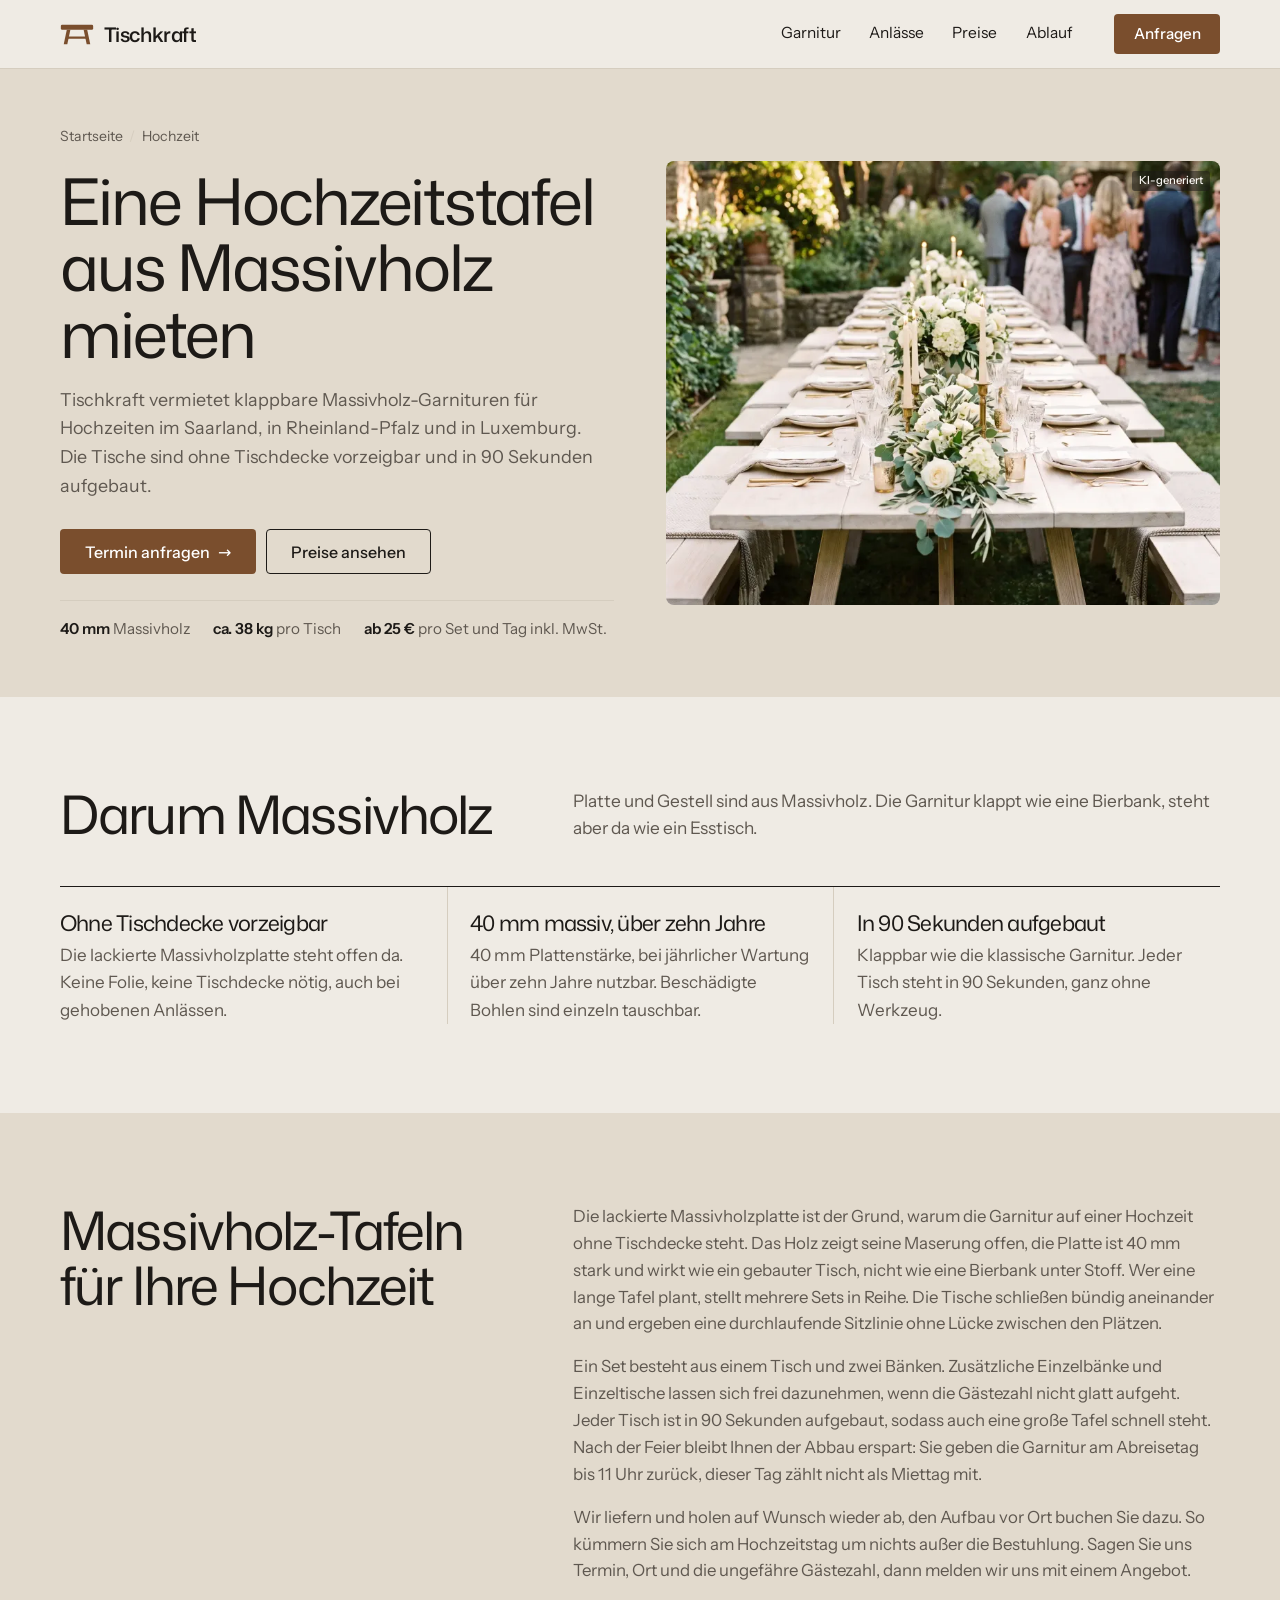
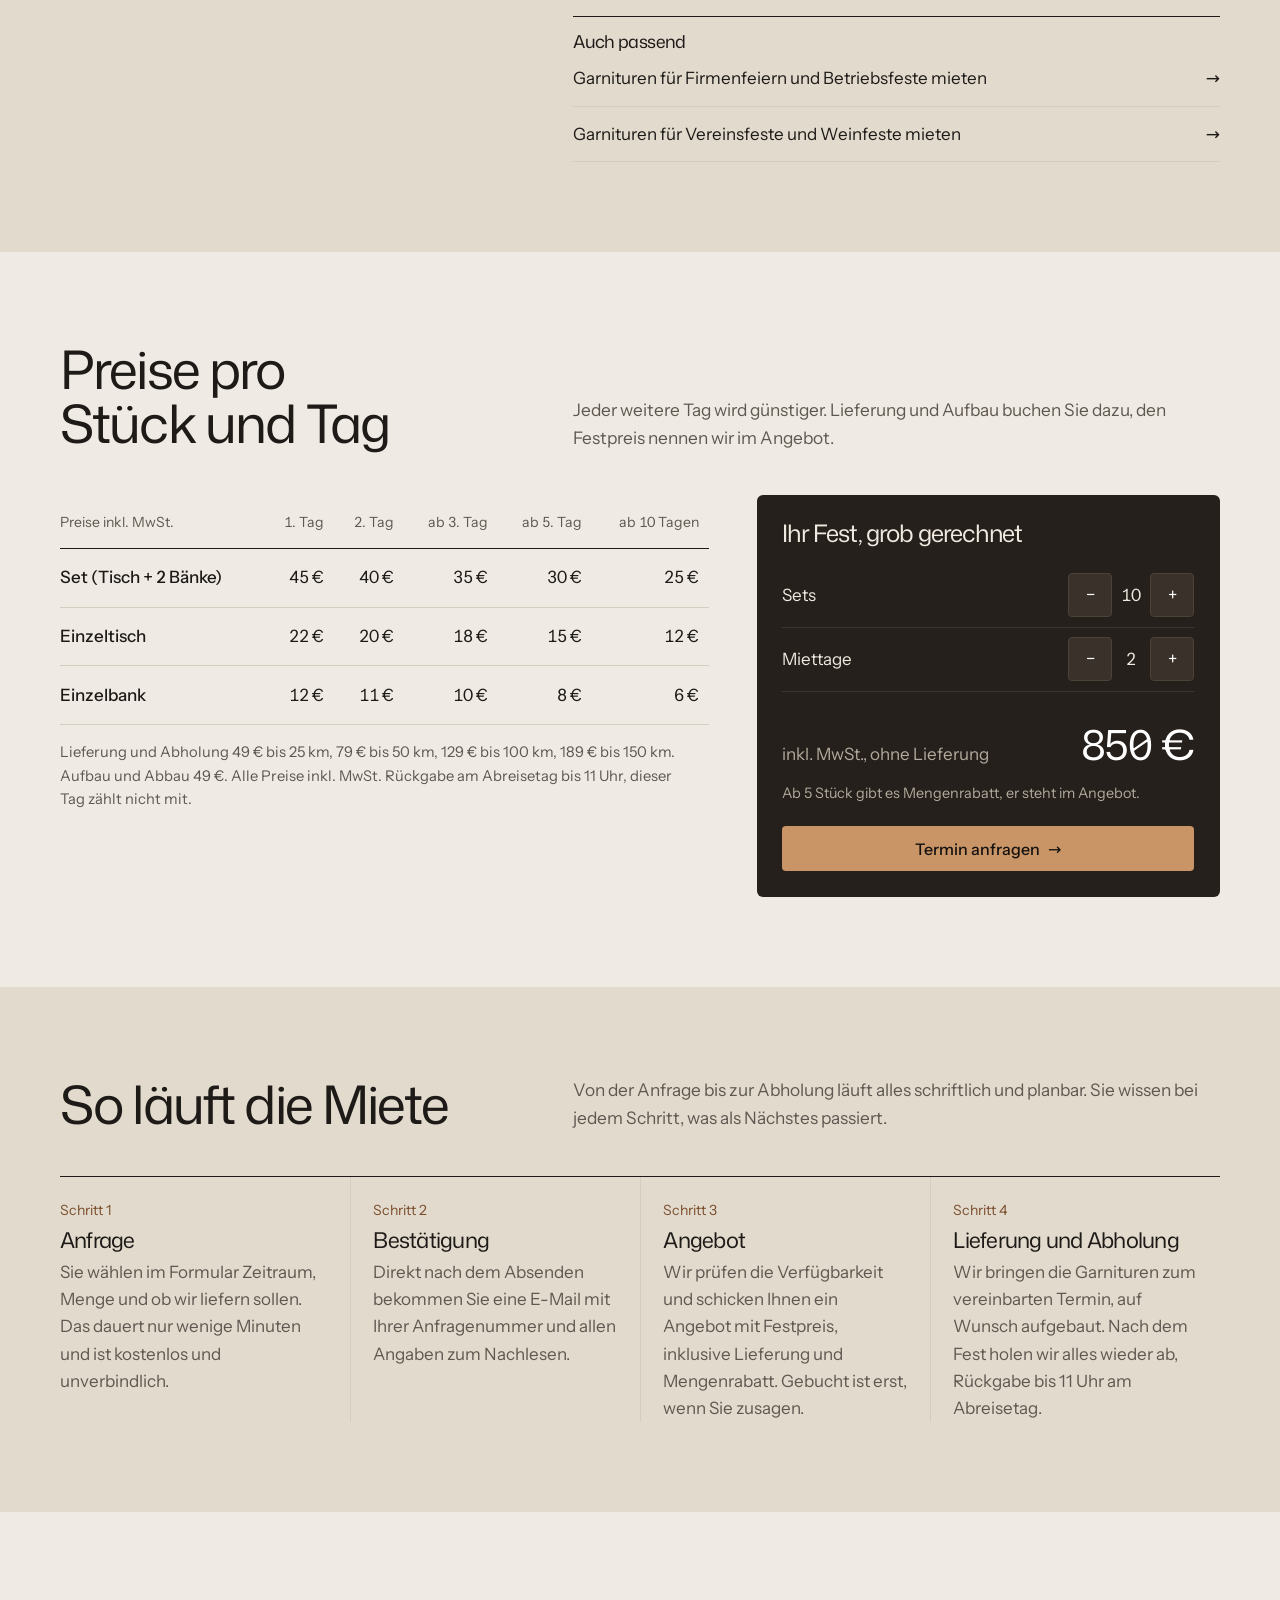
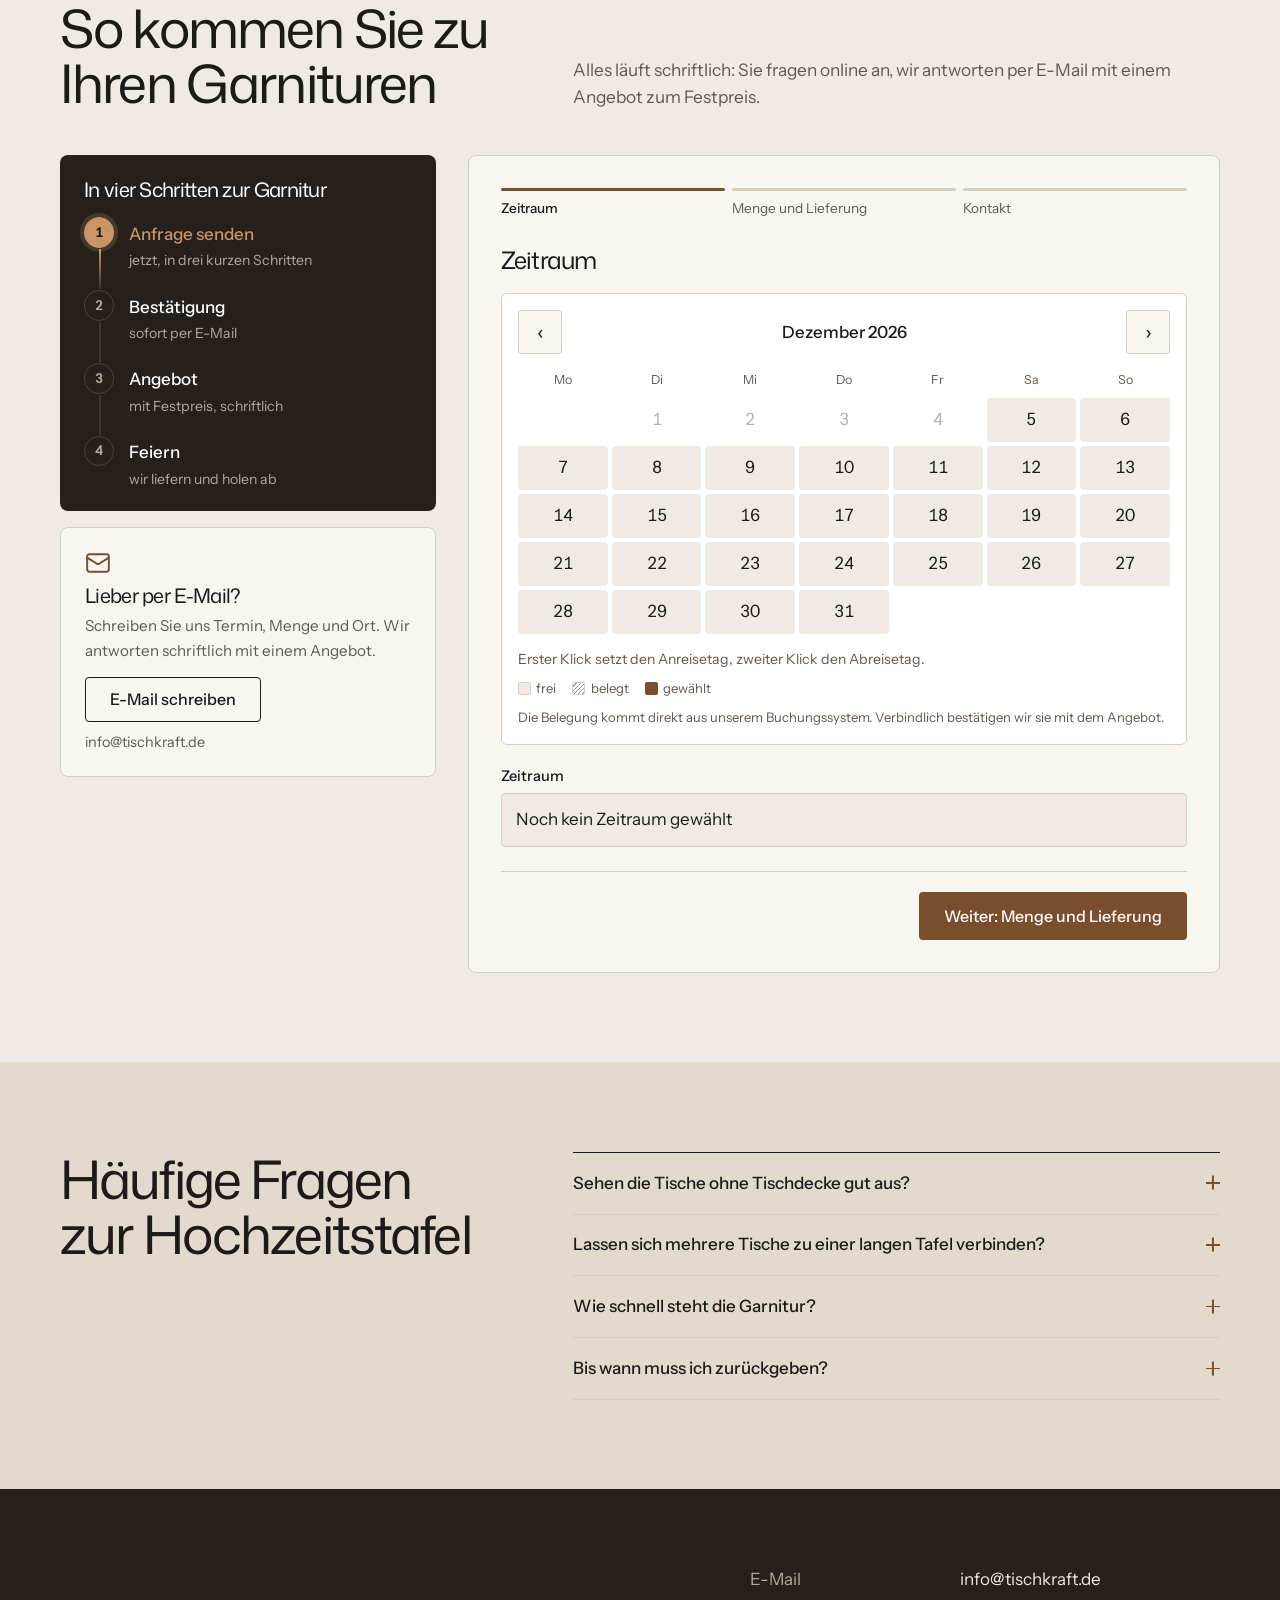
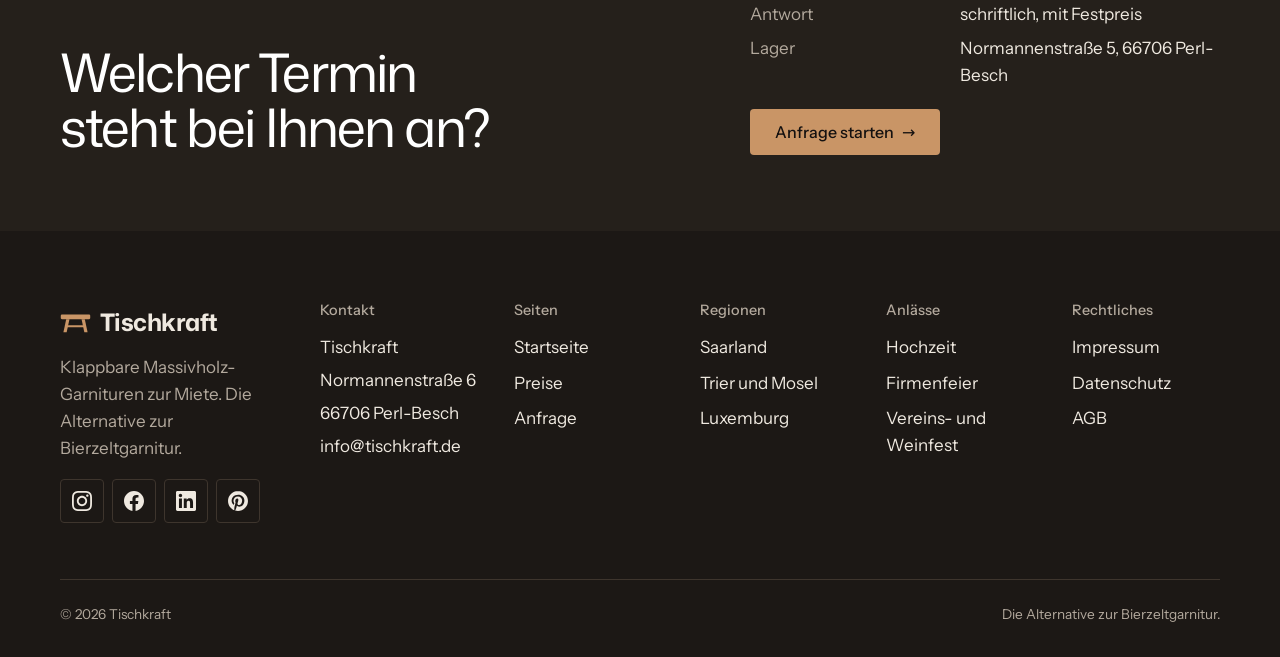
<file: hochzeit/index.html>
<!DOCTYPE html><html lang="de" data-astro-cid-5hce7sga> <head><meta charset="utf-8"><meta name="viewport" content="width=device-width, initial-scale=1"><title>Hochzeitstafel mieten in Massivholz | Tischkraft</title><meta name="description" content="Massive Holztische und Bänke für Ihre Hochzeit, klappbar und ohne Tischdecke vorzeigbar. Lieferung und Aufbau auf Wunsch. Jetzt unverbindlich anfragen."><link rel="canonical" href="https://tischkraft.de/hochzeit/"><meta property="og:type" content="website"><meta property="og:locale" content="de_DE"><meta property="og:site_name" content="Tischkraft"><meta property="og:title" content="Hochzeitstafel mieten in Massivholz | Tischkraft"><meta property="og:description" content="Massive Holztische und Bänke für Ihre Hochzeit, klappbar und ohne Tischdecke vorzeigbar. Lieferung und Aufbau auf Wunsch. Jetzt unverbindlich anfragen."><meta property="og:url" content="https://tischkraft.de/hochzeit/"><meta property="og:image" content="https://tischkraft.de/share.jpg"><meta property="og:image:alt" content="Tischkraft-Garnitur aus Massivholz: Tisch mit zwei Bänken"><meta name="twitter:card" content="summary_large_image"><meta name="twitter:title" content="Hochzeitstafel mieten in Massivholz | Tischkraft"><meta name="twitter:description" content="Massive Holztische und Bänke für Ihre Hochzeit, klappbar und ohne Tischdecke vorzeigbar. Lieferung und Aufbau auf Wunsch. Jetzt unverbindlich anfragen."><meta name="twitter:image" content="https://tischkraft.de/share.jpg"><meta name="theme-color" content="#25201b"><link rel="icon" href="/favicon.svg" type="image/svg+xml"><link rel="icon" href="/favicon-48.png" sizes="48x48" type="image/png"><link rel="apple-touch-icon" href="/apple-touch-icon.png"><link rel="manifest" href="/site.webmanifest"><link rel="sitemap" href="/sitemap-index.xml"><script type="application/ld+json">{"@context":"https://schema.org","@graph":[{"@type":"LocalBusiness","@id":"https://tischkraft.de/#organization","name":"Tischkraft","description":"Vermietung klappbarer Massivholz-Garnituren (Tisch und zwei Bänke) aus eigener Schreinerei in Perl, mit Lieferung ins Saarland, nach Trier und nach Luxemburg. Die Alternative zur Bierzeltgarnitur.","url":"https://tischkraft.de","logo":"https://tischkraft.de/icon-512.png","image":"https://tischkraft.de/share.jpg","email":"info@tischkraft.de","contactPoint":{"@type":"ContactPoint","contactType":"customer service","email":"info@tischkraft.de","availableLanguage":["de"]},"priceRange":"6–45 € pro Stück und Tag inkl. MwSt.","sameAs":["https://www.instagram.com/tischkraft/","https://www.facebook.com/people/Tischkraft/61568313991481/","https://www.linkedin.com/company/105006661/","https://de.pinterest.com/tischkraft/"],"address":{"@type":"PostalAddress","streetAddress":"Normannenstraße 6","postalCode":"66706","addressLocality":"Perl-Besch","addressRegion":"Saarland","addressCountry":"DE"},"areaServed":[{"@type":"State","name":"Saarland"},{"@type":"State","name":"Rheinland-Pfalz"},{"@type":"Country","name":"Luxemburg"}]},{"@type":"WebSite","@id":"https://tischkraft.de/#website","url":"https://tischkraft.de","name":"Tischkraft","inLanguage":"de-DE","publisher":{"@id":"https://tischkraft.de/#organization"}},{"@type":"WebPage","@id":"https://tischkraft.de/hochzeit/#webpage","url":"https://tischkraft.de/hochzeit/","name":"Hochzeitstafel mieten in Massivholz | Tischkraft","description":"Massive Holztische und Bänke für Ihre Hochzeit, klappbar und ohne Tischdecke vorzeigbar. Lieferung und Aufbau auf Wunsch. Jetzt unverbindlich anfragen.","inLanguage":"de-DE","isPartOf":{"@id":"https://tischkraft.de/#website"},"about":{"@id":"https://tischkraft.de/#organization"},"primaryImageOfPage":{"@type":"ImageObject","url":"https://tischkraft.de/share.jpg"}},{"@type":"Service","name":"Eine Hochzeitstafel aus Massivholz mieten","description":"Massive Holztische und Bänke für Ihre Hochzeit, klappbar und ohne Tischdecke vorzeigbar. Lieferung und Aufbau auf Wunsch. Jetzt unverbindlich anfragen.","serviceType":"Vermietung von Massivholz-Garnituren","provider":{"@id":"https://tischkraft.de/#organization"},"url":"https://tischkraft.de/hochzeit/","areaServed":[{"@type":"State","name":"Saarland"},{"@type":"State","name":"Rheinland-Pfalz"},{"@type":"Country","name":"Luxemburg"}]},{"@type":"FAQPage","mainEntity":[{"@type":"Question","name":"Sehen die Tische ohne Tischdecke gut aus?","acceptedAnswer":{"@type":"Answer","text":"Die Massivholzplatte ist lackiert und offen vorzeigbar. Sie brauchen für die Hochzeitstafel keine Tischdecke, ein Tischläufer oder ein blanker Tisch reicht."}},{"@type":"Question","name":"Lassen sich mehrere Tische zu einer langen Tafel verbinden?","acceptedAnswer":{"@type":"Answer","text":"Mehrere Sets stehen in Reihe mit durchlaufender Sitzlinie. Die Tische schließen bündig aneinander an, sodass eine geschlossene Tafel entsteht."}},{"@type":"Question","name":"Wie schnell steht die Garnitur?","acceptedAnswer":{"@type":"Answer","text":"Jeder Tisch ist in 90 Sekunden aufgebaut. Auch eine lange Tafel steht dadurch in kurzer Zeit, ganz ohne Werkzeug."}},{"@type":"Question","name":"Bis wann muss ich zurückgeben?","acceptedAnswer":{"@type":"Answer","text":"Die Rückgabe erfolgt am Abreisetag bis 11 Uhr. Dieser Tag zählt nicht als Miettag, Sie zahlen nur die tatsächlichen Nutzungstage."}}]},{"@type":"BreadcrumbList","itemListElement":[{"@type":"ListItem","position":1,"name":"Startseite","item":"https://tischkraft.de/"},{"@type":"ListItem","position":2,"name":"Hochzeit","item":"https://tischkraft.de/hochzeit/"}]}]}</script><link rel="stylesheet" href="/_astro/firmenfeier.B2t3z-JE.css">
<style>.phero[data-astro-cid-7bavruds]{background:var(--tk-sand);padding-block:clamp(2rem,4.5vw,3.5rem)}.phero-grid[data-astro-cid-7bavruds]{display:grid;grid-template-columns:6fr 6fr;gap:clamp(1.5rem,4vw,3.5rem);align-items:center}.crumbs[data-astro-cid-7bavruds] ol[data-astro-cid-7bavruds]{list-style:none;display:flex;flex-wrap:wrap;gap:.4rem;margin:0 0 1.2rem;padding:0;font-size:.88rem;color:var(--tk-ink-soft)}.crumbs[data-astro-cid-7bavruds] li[data-astro-cid-7bavruds]+li[data-astro-cid-7bavruds]:before{content:"/";margin-right:.4rem;color:var(--tk-line)}.crumbs[data-astro-cid-7bavruds] a[data-astro-cid-7bavruds]{color:inherit;text-underline-offset:3px}.phero[data-astro-cid-7bavruds] h1[data-astro-cid-7bavruds]{font-size:clamp(2.3rem,5vw,4.2rem)}.phero-lead[data-astro-cid-7bavruds]{margin-top:1.2rem;font-size:1.12rem;color:var(--tk-ink-soft);max-width:46ch}.phero-ctas[data-astro-cid-7bavruds]{display:flex;gap:.6rem;flex-wrap:wrap;margin-top:1.8rem}.phero-facts[data-astro-cid-7bavruds]{list-style:none;display:flex;flex-wrap:wrap;gap:.4rem 1.4rem;margin:1.6rem 0 0;padding:1rem 0 0;border-top:1px solid var(--tk-line);font-size:.95rem;color:var(--tk-ink-soft)}.phero-facts[data-astro-cid-7bavruds] b[data-astro-cid-7bavruds]{color:var(--tk-ink);font-weight:600}.phero-pic[data-astro-cid-7bavruds]{border-radius:var(--tk-radius-lg);aspect-ratio:5 / 4;background:var(--tk-placeholder)}.phero-pic[data-astro-cid-7bavruds] img{width:100%;height:100%;object-fit:cover;display:block}@media(max-width:860px){.phero-grid[data-astro-cid-7bavruds]{grid-template-columns:1fr}.phero-pic[data-astro-cid-7bavruds]{order:-1;aspect-ratio:16 / 10}}@media(max-width:540px){.phero-ctas[data-astro-cid-7bavruds] .btn[data-astro-cid-7bavruds]{flex:1 1 100%}}
</style>
<link rel="stylesheet" href="/_astro/firmenfeier.CvhXvL6-.css">
<style>.prose[data-astro-cid-ogf5ymiv] p[data-astro-cid-ogf5ymiv]{color:var(--tk-ink-soft);font-size:1.05rem;max-width:65ch}.prose[data-astro-cid-ogf5ymiv] p[data-astro-cid-ogf5ymiv]+p[data-astro-cid-ogf5ymiv]{margin-top:1rem}.prose[data-astro-cid-ogf5ymiv] h3[data-astro-cid-ogf5ymiv]{font-size:1.1rem;margin-top:2rem;padding-top:1rem;border-top:1px solid var(--tk-ink)}
</style></head> <body data-astro-cid-5hce7sga> <a class="skip-link" href="#inhalt" data-astro-cid-5hce7sga>Zum Inhalt springen</a> <header class="header" data-astro-cid-3ef6ksr2> <div class="bar" data-astro-cid-3ef6ksr2> <a class="brand" href="/" aria-label="Tischkraft – zur Startseite" data-astro-cid-3ef6ksr2> <svg class="tk-mark brand-mark" viewBox="0 0 40 28" height="24" width="34" aria-hidden="true" fill="currentColor"> <rect x="1" y="3" width="38" height="6" rx="1.5"></rect> <path d="M8 9h4.2l-3.6 17H4.4z"></path> <path d="M27.8 9H32l3.6 17h-4.2z"></path> <rect x="7.5" y="17" width="25" height="2.6" rx="1"></rect> </svg> <span class="brand-name" data-astro-cid-3ef6ksr2>Tischkraft</span> </a> <nav class="nav" aria-label="Hauptnavigation" data-astro-cid-3ef6ksr2> <a class="nav-link" href="/#garnitur" data-astro-cid-3ef6ksr2>Garnitur</a><a class="nav-link" href="/#anlaesse" data-astro-cid-3ef6ksr2>Anlässe</a><a class="nav-link" href="#preise" data-astro-cid-3ef6ksr2>Preise</a><a class="nav-link" href="#ablauf" data-astro-cid-3ef6ksr2>Ablauf</a> </nav> <a class="btn btn-primary nav-cta" href="#anfrage" data-astro-cid-3ef6ksr2>Anfragen</a> <button class="menu-btn" type="button" aria-expanded="false" aria-controls="menu-mobil" data-menu data-astro-cid-3ef6ksr2> <span class="menu-ic" aria-hidden="true" data-astro-cid-3ef6ksr2><span data-astro-cid-3ef6ksr2></span><span data-astro-cid-3ef6ksr2></span><span data-astro-cid-3ef6ksr2></span></span> <span class="sr-only" data-astro-cid-3ef6ksr2>Menü</span> </button> </div> <nav class="menu-mobil" id="menu-mobil" aria-label="Menü" hidden data-astro-cid-3ef6ksr2> <a href="/#garnitur" data-astro-cid-3ef6ksr2>Garnitur</a><a href="/#anlaesse" data-astro-cid-3ef6ksr2>Anlässe</a><a href="#preise" data-astro-cid-3ef6ksr2>Preise</a><a href="#ablauf" data-astro-cid-3ef6ksr2>Ablauf</a> </nav> </header> <script type="module">const d=document.querySelector("[data-menu]"),t=document.getElementById("menu-mobil");if(d&&t){const n=e=>{d.setAttribute("aria-expanded",String(e)),t.hidden=!e};d.addEventListener("click",()=>n(t.hidden)),t.querySelectorAll("a").forEach(e=>e.addEventListener("click",()=>n(!1))),document.addEventListener("keydown",e=>e.key==="Escape"&&n(!1))}</script>  <main id="inhalt" data-astro-cid-5hce7sga>  <section class="phero" data-astro-cid-7bavruds> <div class="wrap phero-grid" data-astro-cid-7bavruds> <div class="phero-text" data-astro-cid-7bavruds> <nav class="crumbs" aria-label="Brotkrumen" data-astro-cid-7bavruds> <ol data-astro-cid-7bavruds> <li data-astro-cid-7bavruds><a href="/" data-astro-cid-7bavruds>Startseite</a></li><li data-astro-cid-7bavruds><span aria-current="page" data-astro-cid-7bavruds>Hochzeit</span></li> </ol> </nav> <h1 data-astro-cid-7bavruds>Eine Hochzeitstafel aus Massivholz mieten</h1> <p class="phero-lead" data-astro-cid-7bavruds>Tischkraft vermietet klappbare Massivholz-Garnituren für Hochzeiten im Saarland, in Rheinland-Pfalz und in Luxemburg. Die Tische sind ohne Tischdecke vorzeigbar und in 90 Sekunden aufgebaut.</p> <div class="phero-ctas" data-astro-cid-7bavruds> <a class="btn btn-primary" href="#anfrage" data-astro-cid-7bavruds>Termin anfragen <span class="arr" aria-hidden="true" data-astro-cid-7bavruds>→</span></a> <a class="btn btn-line" href="#preise" data-astro-cid-7bavruds>Preise ansehen</a> </div> <ul class="phero-facts" data-astro-cid-7bavruds> <li data-astro-cid-7bavruds><b data-astro-cid-7bavruds>40 mm</b> Massivholz</li><li data-astro-cid-7bavruds><b data-astro-cid-7bavruds>ca. 38 kg</b> pro Tisch</li><li data-astro-cid-7bavruds><b data-astro-cid-7bavruds>ab 25 €</b> pro Set und Tag inkl. MwSt.</li> </ul> </div> <div class="phero-pic zoomwrap" data-ki="KI-generiert" data-astro-cid-7bavruds> <img src="/_astro/anlass-hochzeit.Cw9wLnQR_Z1Aq5aN.webp" srcset="/_astro/anlass-hochzeit.Cw9wLnQR_2nJFhE.webp 480w, /_astro/anlass-hochzeit.Cw9wLnQR_4E6Cz.webp 800w, /_astro/anlass-hochzeit.Cw9wLnQR_Z1iNgdE.webp 1200w, /_astro/anlass-hochzeit.Cw9wLnQR_eJn2j.webp 1600w" alt="Lange Hochzeitstafel aus Tischkraft-Garnituren im Garten" sizes="(max-width: 860px) 100vw, 620px" style="object-position:50% 60%" loading="eager" fetchpriority="high" decoding="async" width="1856" height="2304" class="zoom"> </div> </div> </section>  <section class="blk" data-astro-cid-ogf5ymiv> <div class="wrap" data-astro-cid-ogf5ymiv> <div class="blk-head" data-astro-cid-ogf5ymiv><h2 data-astro-cid-ogf5ymiv>Darum Massivholz</h2><p data-astro-cid-ogf5ymiv>Platte und Gestell sind aus Massivholz. Die Garnitur klappt wie eine Bierbank, steht aber da wie ein Esstisch.</p></div> <div class="ruled" style="--cols:3" data-astro-cid-ogf5ymiv> <div data-astro-cid-ogf5ymiv><h3 data-astro-cid-ogf5ymiv>Ohne Tischdecke vorzeigbar</h3><p data-astro-cid-ogf5ymiv>Die lackierte Massivholzplatte steht offen da. Keine Folie, keine Tischdecke nötig, auch bei gehobenen Anlässen.</p></div><div data-astro-cid-ogf5ymiv><h3 data-astro-cid-ogf5ymiv>40 mm massiv, über zehn Jahre</h3><p data-astro-cid-ogf5ymiv>40 mm Plattenstärke, bei jährlicher Wartung über zehn Jahre nutzbar. Beschädigte Bohlen sind einzeln tauschbar.</p></div><div data-astro-cid-ogf5ymiv><h3 data-astro-cid-ogf5ymiv>In 90 Sekunden aufgebaut</h3><p data-astro-cid-ogf5ymiv>Klappbar wie die klassische Garnitur. Jeder Tisch steht in 90 Sekunden, ganz ohne Werkzeug.</p></div> </div> </div> </section> <section class="blk blk-sand" data-astro-cid-ogf5ymiv> <div class="wrap blk-split" data-astro-cid-ogf5ymiv> <h2 data-astro-cid-ogf5ymiv>Massivholz-Tafeln für Ihre Hochzeit</h2> <div class="prose" data-astro-cid-ogf5ymiv> <p data-astro-cid-ogf5ymiv>Die lackierte Massivholzplatte ist der Grund, warum die Garnitur auf einer Hochzeit ohne Tischdecke steht. Das Holz zeigt seine Maserung offen, die Platte ist 40 mm stark und wirkt wie ein gebauter Tisch, nicht wie eine Bierbank unter Stoff. Wer eine lange Tafel plant, stellt mehrere Sets in Reihe. Die Tische schließen bündig aneinander an und ergeben eine durchlaufende Sitzlinie ohne Lücke zwischen den Plätzen.</p><p data-astro-cid-ogf5ymiv>Ein Set besteht aus einem Tisch und zwei Bänken. Zusätzliche Einzelbänke und Einzeltische lassen sich frei dazunehmen, wenn die Gästezahl nicht glatt aufgeht. Jeder Tisch ist in 90 Sekunden aufgebaut, sodass auch eine große Tafel schnell steht. Nach der Feier bleibt Ihnen der Abbau erspart: Sie geben die Garnitur am Abreisetag bis 11 Uhr zurück, dieser Tag zählt nicht als Miettag mit.</p><p data-astro-cid-ogf5ymiv>Wir liefern und holen auf Wunsch wieder ab, den Aufbau vor Ort buchen Sie dazu. So kümmern Sie sich am Hochzeitstag um nichts außer die Bestuhlung. Sagen Sie uns Termin, Ort und die ungefähre Gästezahl, dann melden wir uns mit einem Angebot.</p> <h3 data-astro-cid-ogf5ymiv>Auch passend</h3> <ul class="link-list" data-astro-cid-ogf5ymiv> <li data-astro-cid-ogf5ymiv><a href="/firmenfeier/" data-astro-cid-ogf5ymiv>Garnituren für Firmenfeiern und Betriebsfeste mieten<span aria-hidden="true" data-astro-cid-ogf5ymiv>→</span></a></li><li data-astro-cid-ogf5ymiv><a href="/vereinsfest/" data-astro-cid-ogf5ymiv>Garnituren für Vereinsfeste und Weinfeste mieten<span aria-hidden="true" data-astro-cid-ogf5ymiv>→</span></a></li> </ul> </div> </div> </section> <section id="preise" class="blk" data-astro-cid-6366rumt> <div class="wrap" data-astro-cid-6366rumt> <div class="blk-head" data-astro-cid-6366rumt><h2 data-astro-cid-6366rumt>Preise pro Stück und Tag</h2><p data-astro-cid-6366rumt>Jeder weitere Tag wird günstiger. Lieferung und Aufbau buchen Sie dazu, den Festpreis nennen wir im Angebot.</p></div> <div class="price" data-astro-cid-6366rumt> <div data-astro-cid-6366rumt> <div class="tbl" data-astro-cid-6366rumt> <table data-astro-cid-6366rumt> <caption class="sr-only" data-astro-cid-6366rumt>Preise pro Stück und Tag</caption> <thead data-astro-cid-6366rumt><tr data-astro-cid-6366rumt><th scope="col" data-astro-cid-6366rumt><span class="lang" data-astro-cid-6366rumt>Preise inkl. MwSt.</span><span class="kurz" data-astro-cid-6366rumt>inkl. MwSt.</span></th><th scope="col" data-astro-cid-6366rumt><span class="lang" data-astro-cid-6366rumt>1. Tag</span><span class="kurz" data-astro-cid-6366rumt>1. Tag</span></th><th scope="col" data-astro-cid-6366rumt><span class="lang" data-astro-cid-6366rumt>2. Tag</span><span class="kurz" data-astro-cid-6366rumt>2. Tag</span></th><th scope="col" data-astro-cid-6366rumt><span class="lang" data-astro-cid-6366rumt>ab 3. Tag</span><span class="kurz" data-astro-cid-6366rumt>ab 3.</span></th><th scope="col" data-astro-cid-6366rumt><span class="lang" data-astro-cid-6366rumt>ab 5. Tag</span><span class="kurz" data-astro-cid-6366rumt>ab 5.</span></th><th scope="col" data-astro-cid-6366rumt><span class="lang" data-astro-cid-6366rumt>ab 10 Tagen</span><span class="kurz" data-astro-cid-6366rumt>ab 10.</span></th></tr></thead> <tbody data-astro-cid-6366rumt> <tr data-astro-cid-6366rumt><th scope="row" data-astro-cid-6366rumt><span class="lang" data-astro-cid-6366rumt>Set (Tisch + 2 Bänke)</span><span class="kurz" data-astro-cid-6366rumt>Set</span></th><td data-astro-cid-6366rumt>45 €</td><td data-astro-cid-6366rumt>40 €</td><td data-astro-cid-6366rumt>35 €</td><td data-astro-cid-6366rumt>30 €</td><td data-astro-cid-6366rumt>25 €</td></tr><tr data-astro-cid-6366rumt><th scope="row" data-astro-cid-6366rumt><span class="lang" data-astro-cid-6366rumt>Einzeltisch</span><span class="kurz" data-astro-cid-6366rumt>Tisch</span></th><td data-astro-cid-6366rumt>22 €</td><td data-astro-cid-6366rumt>20 €</td><td data-astro-cid-6366rumt>18 €</td><td data-astro-cid-6366rumt>15 €</td><td data-astro-cid-6366rumt>12 €</td></tr><tr data-astro-cid-6366rumt><th scope="row" data-astro-cid-6366rumt><span class="lang" data-astro-cid-6366rumt>Einzelbank</span><span class="kurz" data-astro-cid-6366rumt>Bank</span></th><td data-astro-cid-6366rumt>12 €</td><td data-astro-cid-6366rumt>11 €</td><td data-astro-cid-6366rumt>10 €</td><td data-astro-cid-6366rumt>8 €</td><td data-astro-cid-6366rumt>6 €</td></tr> </tbody> </table> </div> <p class="fine" data-astro-cid-6366rumt>Lieferung und Abholung 49 € bis 25 km, 79 € bis 50 km, 129 € bis 100 km, 189 € bis 150 km. Aufbau und Abbau 49 €. Alle Preise inkl. MwSt. Rückgabe am Abreisetag bis 11 Uhr, dieser Tag zählt nicht mit.</p> </div> <div class="calc" data-rechner data-rates="[45,40,35,30,25]" data-sets="10" data-tage="2" data-astro-cid-6366rumt> <h3 data-astro-cid-6366rumt>Ihr Fest, grob gerechnet</h3> <div class="calc-row" data-astro-cid-6366rumt><span id="lbl-sets" data-astro-cid-6366rumt>Sets</span> <span class="step" data-astro-cid-6366rumt><button type="button" data-k="set" data-d="-1" aria-label="Sets weniger" data-astro-cid-6366rumt>−</button><output data-o="set" aria-labelledby="lbl-sets" data-astro-cid-6366rumt>10</output><button type="button" data-k="set" data-d="1" aria-label="Sets mehr" data-astro-cid-6366rumt>+</button></span></div> <div class="calc-row" data-astro-cid-6366rumt><span id="lbl-tage" data-astro-cid-6366rumt>Miettage</span> <span class="step" data-astro-cid-6366rumt><button type="button" data-k="tage" data-d="-1" aria-label="Miettage weniger" data-astro-cid-6366rumt>−</button><output data-o="tage" aria-labelledby="lbl-tage" data-astro-cid-6366rumt>2</output><button type="button" data-k="tage" data-d="1" aria-label="Miettage mehr" data-astro-cid-6366rumt>+</button></span></div> <div class="calc-sum" data-astro-cid-6366rumt><span data-astro-cid-6366rumt>inkl. MwSt., ohne Lieferung</span><b data-o="sum" aria-live="polite" data-astro-cid-6366rumt>850 €</b></div> <p class="calc-fine" data-astro-cid-6366rumt>Ab 5 Stück gibt es Mengenrabatt, er steht im Angebot.</p> <a class="btn btn-hi calc-btn" href="#anfrage" data-astro-cid-6366rumt>Termin anfragen <span class="arr" aria-hidden="true" data-astro-cid-6366rumt>→</span></a> </div> </div> </div> </section> <script type="module" src="/_astro/PreisBlock.astro_astro_type_script_index_0_lang._vf2Koi_.js"></script>  <section id="ablauf" class="blk blk-sand" data-astro-cid-klvwrq4m> <div class="wrap" data-astro-cid-klvwrq4m> <div class="blk-head" data-astro-cid-klvwrq4m><h2 data-astro-cid-klvwrq4m>So läuft die Miete</h2><p data-astro-cid-klvwrq4m>Von der Anfrage bis zur Abholung läuft alles schriftlich und planbar. Sie wissen bei jedem Schritt, was als Nächstes passiert.</p></div> <ol class="ruled" data-astro-cid-klvwrq4m> <li data-astro-cid-klvwrq4m><small data-astro-cid-klvwrq4m>Schritt 1</small><h3 data-astro-cid-klvwrq4m>Anfrage</h3><p data-astro-cid-klvwrq4m>Sie wählen im Formular Zeitraum, Menge und ob wir liefern sollen. Das dauert nur wenige Minuten und ist kostenlos und unverbindlich.</p></li><li data-astro-cid-klvwrq4m><small data-astro-cid-klvwrq4m>Schritt 2</small><h3 data-astro-cid-klvwrq4m>Bestätigung</h3><p data-astro-cid-klvwrq4m>Direkt nach dem Absenden bekommen Sie eine E-Mail mit Ihrer Anfragenummer und allen Angaben zum Nachlesen.</p></li><li data-astro-cid-klvwrq4m><small data-astro-cid-klvwrq4m>Schritt 3</small><h3 data-astro-cid-klvwrq4m>Angebot</h3><p data-astro-cid-klvwrq4m>Wir prüfen die Verfügbarkeit und schicken Ihnen ein Angebot mit Festpreis, inklusive Lieferung und Mengenrabatt. Gebucht ist erst, wenn Sie zusagen.</p></li><li data-astro-cid-klvwrq4m><small data-astro-cid-klvwrq4m>Schritt 4</small><h3 data-astro-cid-klvwrq4m>Lieferung und Abholung</h3><p data-astro-cid-klvwrq4m>Wir bringen die Garnituren zum vereinbarten Termin, auf Wunsch aufgebaut. Nach dem Fest holen wir alles wieder ab, Rückgabe bis 11 Uhr am Abreisetag.</p></li> </ol> </div> </section>  <section id="anfrage" class="blk" data-astro-cid-z6ic5kke> <div class="wrap" data-astro-cid-z6ic5kke> <div class="blk-head" data-astro-cid-z6ic5kke><h2 data-astro-cid-z6ic5kke>So kommen Sie zu Ihren Garnituren</h2><p data-astro-cid-z6ic5kke>Alles läuft schriftlich: Sie fragen online an, wir antworten per E-Mail mit einem Angebot zum Festpreis.</p></div> <div class="grid" data-astro-cid-z6ic5kke> <aside class="seite" data-astro-cid-z6ic5kke> <div class="weg" data-astro-cid-z6ic5kke> <h3 data-astro-cid-z6ic5kke>In vier Schritten zur Garnitur</h3> <ol data-astro-cid-z6ic5kke> <li class="jetzt" data-astro-cid-z6ic5kke> <span class="nr" aria-hidden="true" data-astro-cid-z6ic5kke>1</span> <span class="txt" data-astro-cid-z6ic5kke><b data-astro-cid-z6ic5kke>Anfrage senden</b><small data-astro-cid-z6ic5kke>jetzt, in drei kurzen Schritten</small></span> </li><li data-astro-cid-z6ic5kke> <span class="nr" aria-hidden="true" data-astro-cid-z6ic5kke>2</span> <span class="txt" data-astro-cid-z6ic5kke><b data-astro-cid-z6ic5kke>Bestätigung</b><small data-astro-cid-z6ic5kke>sofort per E-Mail</small></span> </li><li data-astro-cid-z6ic5kke> <span class="nr" aria-hidden="true" data-astro-cid-z6ic5kke>3</span> <span class="txt" data-astro-cid-z6ic5kke><b data-astro-cid-z6ic5kke>Angebot</b><small data-astro-cid-z6ic5kke>mit Festpreis, schriftlich</small></span> </li><li data-astro-cid-z6ic5kke> <span class="nr" aria-hidden="true" data-astro-cid-z6ic5kke>4</span> <span class="txt" data-astro-cid-z6ic5kke><b data-astro-cid-z6ic5kke>Feiern</b><small data-astro-cid-z6ic5kke>wir liefern und holen ab</small></span> </li> </ol> </div> <div class="mail" data-astro-cid-z6ic5kke> <svg class="mail-ico" viewBox="0 0 24 24" width="26" height="26" fill="none" stroke="currentColor" stroke-width="1.8" stroke-linecap="round" stroke-linejoin="round" aria-hidden="true" data-astro-cid-z6ic5kke><path d="m22 7l-8.991 5.727a2 2 0 0 1-2.009 0L2 7" data-astro-cid-z6ic5kke></path><rect width="20" height="16" x="2" y="4" rx="2" data-astro-cid-z6ic5kke></rect></svg> <h3 data-astro-cid-z6ic5kke>Lieber per E-Mail?</h3> <p data-astro-cid-z6ic5kke>Schreiben Sie uns Termin, Menge und Ort. Wir antworten schriftlich mit einem Angebot.</p> <a class="btn btn-line mail-btn" href="mailto:info@tischkraft.de" data-astro-cid-z6ic5kke>E-Mail schreiben</a> <span class="mail-adr" data-astro-cid-z6ic5kke>info@tischkraft.de</span> </div> </aside> <div class="mietform" id="mietform" data-astro-cid-rlzvurd2>  <ol class="stepbar" data-astro-cid-rlzvurd2> <li class="stepbar-item" data-stepbar="1" data-astro-cid-rlzvurd2> <span class="stepbar-num" data-astro-cid-rlzvurd2>1</span> <span class="stepbar-label" data-astro-cid-rlzvurd2>Zeitraum</span> </li><li class="stepbar-item" data-stepbar="2" data-astro-cid-rlzvurd2> <span class="stepbar-num" data-astro-cid-rlzvurd2>2</span> <span class="stepbar-label" data-astro-cid-rlzvurd2>Menge und Lieferung</span> </li><li class="stepbar-item" data-stepbar="3" data-astro-cid-rlzvurd2> <span class="stepbar-num" data-astro-cid-rlzvurd2>3</span> <span class="stepbar-label" data-astro-cid-rlzvurd2>Kontakt</span> </li> </ol> <form class="anfrage-form" data-form novalidate data-astro-cid-rlzvurd2> <p class="err-summary" data-err-summary role="alert" hidden data-astro-cid-rlzvurd2>Bitte prüfen Sie die markierten Felder.</p>  <div class="hp" aria-hidden="true" data-astro-cid-rlzvurd2> <label for="mf-hp" data-astro-cid-rlzvurd2>Website</label> <input type="text" id="mf-hp" name="hp_website" tabindex="-1" autocomplete="off" data-astro-cid-rlzvurd2> </div>  <section class="step" data-step="1" data-astro-cid-rlzvurd2> <h3 class="step-head" data-astro-cid-rlzvurd2>Zeitraum</h3> <div class="cal" aria-label="Zeitraum wählen" data-astro-cid-rlzvurd2> <div class="cal-top" data-astro-cid-rlzvurd2> <button type="button" class="cal-nav" data-nav="prev" aria-label="Voriger Monat" data-astro-cid-rlzvurd2> <span aria-hidden="true" data-astro-cid-rlzvurd2>‹</span> </button> <strong class="cal-title" data-cal-title aria-live="polite" data-astro-cid-rlzvurd2></strong> <button type="button" class="cal-nav" data-nav="next" aria-label="Nächster Monat" data-astro-cid-rlzvurd2> <span aria-hidden="true" data-astro-cid-rlzvurd2>›</span> </button> </div> <div class="cal-weekdays" aria-hidden="true" data-astro-cid-rlzvurd2> <span data-astro-cid-rlzvurd2>Mo</span><span data-astro-cid-rlzvurd2>Di</span><span data-astro-cid-rlzvurd2>Mi</span><span data-astro-cid-rlzvurd2>Do</span><span data-astro-cid-rlzvurd2>Fr</span><span data-astro-cid-rlzvurd2>Sa</span><span data-astro-cid-rlzvurd2>So</span> </div> <div class="cal-grid" data-cal-grid role="group" aria-label="Zeitraum wählen" data-astro-cid-rlzvurd2></div> <p class="cal-hint" data-astro-cid-rlzvurd2>Erster Klick setzt den Anreisetag, zweiter Klick den Abreisetag.</p> <ul class="cal-legend" data-astro-cid-rlzvurd2> <li data-astro-cid-rlzvurd2><span class="dot dot-free" data-astro-cid-rlzvurd2></span>frei</li> <li data-astro-cid-rlzvurd2><span class="dot dot-busy" data-astro-cid-rlzvurd2></span>belegt</li> <li data-astro-cid-rlzvurd2><span class="dot dot-sel" data-astro-cid-rlzvurd2></span>gewählt</li> </ul> <p class="cal-note" data-astro-cid-rlzvurd2>Die Belegung kommt direkt aus unserem Buchungssystem. Verbindlich bestätigen wir sie mit dem Angebot.</p> </div> <div class="selected-range" data-selected-range data-astro-cid-rlzvurd2> <span class="sr-label" data-astro-cid-rlzvurd2>Zeitraum</span> <span class="sr-value" data-range-text data-astro-cid-rlzvurd2>Noch kein Zeitraum gewählt</span> </div> <input type="hidden" name="von" data-von data-astro-cid-rlzvurd2> <input type="hidden" name="bis" data-bis data-astro-cid-rlzvurd2> </section>  <section class="step" data-step="2" hidden data-astro-cid-rlzvurd2> <h3 class="step-head" data-astro-cid-rlzvurd2>Menge und Lieferung</h3> <fieldset class="field menge" data-astro-cid-rlzvurd2> <legend data-astro-cid-rlzvurd2>Menge <span class="req" data-astro-cid-rlzvurd2>*</span></legend> <p class="menge-hint" data-astro-cid-rlzvurd2>Ein Set besteht aus einem Tisch und zwei Bänken. Einzelteile bei Bedarf zusätzlich.</p> <div class="menge-grid" data-astro-cid-rlzvurd2> <div class="menge-item" data-astro-cid-rlzvurd2> <label for="mf-sets" data-astro-cid-rlzvurd2>Sets (Tisch + 2 Bänke)</label> <input id="mf-sets" name="sets" type="number" min="0" inputmode="numeric" value="0" data-avail-key="holz-set" data-astro-cid-rlzvurd2> <span class="avail" data-avail="holz-set" data-astro-cid-rlzvurd2>Zeitraum wählen, dann sehen Sie die verfügbare Anzahl.</span> </div><div class="menge-item" data-astro-cid-rlzvurd2> <label for="mf-tische" data-astro-cid-rlzvurd2>Einzeltische</label> <input id="mf-tische" name="tische" type="number" min="0" inputmode="numeric" value="0" data-avail-key="holz-tisch" data-astro-cid-rlzvurd2> <span class="avail" data-avail="holz-tisch" data-astro-cid-rlzvurd2>Zeitraum wählen, dann sehen Sie die verfügbare Anzahl.</span> </div><div class="menge-item" data-astro-cid-rlzvurd2> <label for="mf-baenke" data-astro-cid-rlzvurd2>Einzelbänke</label> <input id="mf-baenke" name="baenke" type="number" min="0" inputmode="numeric" value="0" data-avail-key="holz-bank" data-astro-cid-rlzvurd2> <span class="avail" data-avail="holz-bank" data-astro-cid-rlzvurd2>Zeitraum wählen, dann sehen Sie die verfügbare Anzahl.</span> </div> </div> <span class="err err-menge" data-err-menge data-astro-cid-rlzvurd2></span> <p class="menge-kontakt" data-menge-kontakt hidden data-astro-cid-rlzvurd2> Mehr benötigt als aktuell verfügbar? <a href="mailto:info@tischkraft.de" data-astro-cid-rlzvurd2>Schreiben Sie uns</a> – wir prüfen, was für Ihren Termin möglich ist. </p> </fieldset> <fieldset class="field zusatz" data-astro-cid-rlzvurd2> <legend data-astro-cid-rlzvurd2>Zusatzleistungen</legend> <label class="check" data-astro-cid-rlzvurd2> <input type="checkbox" name="zusatz" value="Lieferung und Abholung" id="mf-zusatz-0" data-astro-cid-rlzvurd2> <span data-astro-cid-rlzvurd2>Lieferung und Abholung <span class="zusatz-preis" data-zusatz-key="Lieferung und Abholung" data-astro-cid-rlzvurd2>· ab 49 € inkl. MwSt.</span></span> </label><label class="check" data-astro-cid-rlzvurd2> <input type="checkbox" name="zusatz" value="Aufbau und Abbau vor Ort" id="mf-zusatz-1" data-astro-cid-rlzvurd2> <span data-astro-cid-rlzvurd2>Aufbau und Abbau vor Ort <span class="zusatz-preis" data-zusatz-key="Aufbau und Abbau vor Ort" data-astro-cid-rlzvurd2>· 49 € inkl. MwSt.</span></span> </label> <p class="zusatz-note" data-astro-cid-rlzvurd2>Aufbau und Abbau ist nur zusammen mit Lieferung buchbar.</p> </fieldset>  <fieldset class="field adr" data-lieferblock hidden data-astro-cid-rlzvurd2> <legend data-astro-cid-rlzvurd2>Lieferadresse</legend> <p class="adr-note" data-astro-cid-rlzvurd2>Wird für die Berechnung des Lieferpreises benötigt.</p> <div class="field" data-field="l-strasse" data-astro-cid-rlzvurd2> <label for="mf-l-strasse" data-astro-cid-rlzvurd2>Straße und Hausnummer <span class="req" data-astro-cid-rlzvurd2>*</span></label> <input id="mf-l-strasse" name="liefer_strasse" type="text" autocomplete="street-address" data-astro-cid-rlzvurd2> <span class="err" data-err data-astro-cid-rlzvurd2></span> </div> <div class="field-row" data-astro-cid-rlzvurd2> <div class="field field-plz" data-field="l-plz" data-astro-cid-rlzvurd2> <label for="mf-l-plz" data-astro-cid-rlzvurd2>PLZ <span class="req" data-astro-cid-rlzvurd2>*</span></label> <input id="mf-l-plz" name="liefer_plz" type="text" inputmode="numeric" autocomplete="postal-code" maxlength="5" data-astro-cid-rlzvurd2> <span class="err" data-err data-astro-cid-rlzvurd2></span> </div> <div class="field" data-field="l-ort" data-astro-cid-rlzvurd2> <label for="mf-l-ort" data-astro-cid-rlzvurd2>Ort <span class="req" data-astro-cid-rlzvurd2>*</span></label> <input id="mf-l-ort" name="liefer_ort" type="text" autocomplete="address-level2" data-astro-cid-rlzvurd2> <span class="err" data-err data-astro-cid-rlzvurd2></span> </div> </div> </fieldset> </section>  <section class="step" data-step="3" hidden data-astro-cid-rlzvurd2> <h3 class="step-head" data-astro-cid-rlzvurd2>Kontakt</h3> <div class="field" data-field="name" data-astro-cid-rlzvurd2> <label for="mf-name" data-astro-cid-rlzvurd2>Name <span class="req" data-astro-cid-rlzvurd2>*</span></label> <input id="mf-name" name="name" type="text" autocomplete="name" required data-astro-cid-rlzvurd2> <span class="err" data-err data-astro-cid-rlzvurd2></span> </div> <div class="field" data-field="email" data-astro-cid-rlzvurd2> <label for="mf-email" data-astro-cid-rlzvurd2>E-Mail <span class="req" data-astro-cid-rlzvurd2>*</span></label> <input id="mf-email" name="email" type="email" autocomplete="email" required data-astro-cid-rlzvurd2> <span class="err" data-err data-astro-cid-rlzvurd2></span> </div>  <div class="rechnungblock" data-astro-cid-rlzvurd2> <label class="check" data-rechnung-gleich-wrap hidden data-astro-cid-rlzvurd2> <input type="checkbox" name="rechnung_gleich" id="mf-rechnung-gleich" data-rechnung-gleich checked data-astro-cid-rlzvurd2> <span data-astro-cid-rlzvurd2>Rechnungsadresse entspricht der Lieferadresse</span> </label> <fieldset class="field adr" data-rechnungsadresse data-astro-cid-rlzvurd2> <legend data-astro-cid-rlzvurd2>Rechnungsadresse</legend> <div class="field" data-field="strasse" data-astro-cid-rlzvurd2> <label for="mf-strasse" data-astro-cid-rlzvurd2>Straße und Hausnummer <span class="req" data-astro-cid-rlzvurd2>*</span></label> <input id="mf-strasse" name="strasse" type="text" autocomplete="street-address" required data-astro-cid-rlzvurd2> <span class="err" data-err data-astro-cid-rlzvurd2></span> </div> <div class="field-row" data-astro-cid-rlzvurd2> <div class="field field-plz" data-field="plz" data-astro-cid-rlzvurd2> <label for="mf-plz" data-astro-cid-rlzvurd2>PLZ <span class="req" data-astro-cid-rlzvurd2>*</span></label> <input id="mf-plz" name="plz" type="text" inputmode="numeric" autocomplete="postal-code" maxlength="5" required data-astro-cid-rlzvurd2> <span class="err" data-err data-astro-cid-rlzvurd2></span> </div> <div class="field" data-field="ort" data-astro-cid-rlzvurd2> <label for="mf-ort" data-astro-cid-rlzvurd2>Ort <span class="req" data-astro-cid-rlzvurd2>*</span></label> <input id="mf-ort" name="ort" type="text" autocomplete="address-level2" required data-astro-cid-rlzvurd2> <span class="err" data-err data-astro-cid-rlzvurd2></span> </div> </div> </fieldset> </div> <div class="field" data-field="nachricht" data-astro-cid-rlzvurd2> <label for="mf-msg" data-astro-cid-rlzvurd2>Nachricht (optional)</label> <textarea id="mf-msg" name="nachricht" rows="3" placeholder="Besonderheiten, Zufahrt, Uhrzeit ..." data-astro-cid-rlzvurd2></textarea> </div> <div class="consent" data-field="datenschutz" data-astro-cid-rlzvurd2> <label class="check" data-astro-cid-rlzvurd2> <input type="checkbox" name="datenschutz" id="mf-datenschutz" required data-astro-cid-rlzvurd2> <span data-astro-cid-rlzvurd2> Ich habe die <a href="/datenschutz/" data-astro-cid-rlzvurd2>Datenschutzerklärung</a> und die <a href="/agb/" data-astro-cid-rlzvurd2>AGB mit Widerrufsbelehrung</a> gelesen und bin mit der Bearbeitung meiner Anfrage einverstanden. <span class="req" data-astro-cid-rlzvurd2>*</span> </span> </label> <span class="err" data-err data-astro-cid-rlzvurd2></span> </div> </section>  <div class="preis" data-preis hidden aria-live="polite" data-astro-cid-rlzvurd2> <div class="preis-top" data-astro-cid-rlzvurd2> <span class="preis-heading" data-astro-cid-rlzvurd2>Preisschätzung</span> <span class="preis-naechte" data-preis-naechte data-astro-cid-rlzvurd2></span> </div> <ul class="preis-lines" data-preis-lines data-astro-cid-rlzvurd2></ul> <div class="preis-sum" data-astro-cid-rlzvurd2> <span data-astro-cid-rlzvurd2>Geschätzter Gesamtpreis inkl. MwSt.</span> <strong data-preis-total data-astro-cid-rlzvurd2></strong> </div> <p class="preis-hint" data-astro-cid-rlzvurd2>Unverbindliche Schätzung nach Tagesstaffel, alle Preise inkl. MwSt. Den genauen Lieferpreis und mögliche Mengenrabatte nennen wir im verbindlichen Angebot. Rückgabe am Abreisetag bis 11 Uhr, dieser Tag zählt nicht mit.</p> </div> <p class="assure" data-assure hidden data-astro-cid-rlzvurd2>Kostenlos und unverbindlich. Sie bekommen sofort eine Bestätigung per E-Mail, das Angebot mit Festpreis folgt schriftlich.</p>  <div class="step-nav" data-astro-cid-rlzvurd2> <button type="button" class="btn btn-back" data-prev hidden data-astro-cid-rlzvurd2>Zurück</button> <div class="step-nav-right" data-astro-cid-rlzvurd2> <button type="button" class="btn btn-primary" data-next data-astro-cid-rlzvurd2>Weiter</button> <button type="submit" class="btn btn-primary" data-submit hidden data-astro-cid-rlzvurd2>Unverbindlich anfragen</button> </div> </div> </form> <div class="success" data-success hidden role="status" data-astro-cid-rlzvurd2> <h3 data-astro-cid-rlzvurd2>Anfrage ist angekommen</h3> <p data-astro-cid-rlzvurd2>Danke. Wir prüfen die Verfügbarkeit und melden uns mit einem verbindlichen Angebot. Eine Bestätigung ist per E-Mail unterwegs.</p> <p class="success-ref" data-success-ref hidden data-astro-cid-rlzvurd2></p> </div> </div>  <script type="application/json" id="mietform-data">{"busyDates":[],"labels":{"months":["Januar","Februar","März","April","Mai","Juni","Juli","August","September","Oktober","November","Dezember"],"weekdays":["Mo","Di","Mi","Do","Fr","Sa","So"],"prev":"Voriger Monat","next":"Nächster Monat","selectedEmpty":"Noch kein Zeitraum gewählt","busy":"belegt","verfuegbarHint":"Zeitraum wählen, dann sehen Sie die verfügbare Anzahl.","verfuegbarTpl":"noch {n} verfügbar","ausgebucht":"für diesen Zeitraum ausgebucht","stepLabels":["Zeitraum","Menge und Lieferung","Kontakt"],"weiter":"Weiter:"},"messages":{"zeitraum":"Bitte einen Zeitraum im Kalender wählen.","menge":"Bitte mindestens ein Set oder Einzelteil angeben.","plz":"Bitte eine gültige PLZ angeben.","name":"Bitte Ihren Namen angeben.","email":"Bitte eine gültige E-Mail-Adresse angeben.","strasse":"Bitte Straße und Hausnummer angeben.","ort":"Bitte den Ort angeben.","datenschutz":"Bitte bestätigen Sie Datenschutzerklärung und AGB.","summary":"Bitte prüfen Sie die markierten Felder.","sendFehler":"Senden fehlgeschlagen. Bitte später erneut versuchen oder direkt an info@tischkraft.de schreiben."},"refLabel":"Ihre Referenz","preis":{"proTag":{"set":[45,40,35,30,25],"tisch":[22,20,18,15,12],"bank":[12,11,10,8,6]},"zusatz":{"Lieferung und Abholung":49,"Aufbau und Abbau vor Ort":49},"zusatzAb":["Lieferung und Abholung"],"posten":{"set":{"tabelle":"Set (Tisch + 2 Bänke)","kurz":"Set","plural":"Sets"},"tisch":{"tabelle":"Einzeltisch","kurz":"Tisch","plural":"Einzeltische"},"bank":{"tabelle":"Einzelbank","kurz":"Bank","plural":"Einzelbänke"}},"tageSg":"Tag","tagePl":"Tage","mwst":"inkl. MwSt."}}</script> <script type="module" src="/_astro/MietForm.astro_astro_type_script_index_0_lang.Bn_xb1uu.js"></script>  </div> </div> </section>  <section class="blk blk-sand" data-astro-cid-vqbstbga> <div class="wrap blk-split" data-astro-cid-vqbstbga> <h2 data-astro-cid-vqbstbga>Häufige Fragen zur Hochzeitstafel</h2> <div class="faq" data-astro-cid-vqbstbga> <details data-astro-cid-vqbstbga> <summary data-astro-cid-vqbstbga>Sehen die Tische ohne Tischdecke gut aus?<span class="plus" aria-hidden="true" data-astro-cid-vqbstbga></span></summary> <p data-astro-cid-vqbstbga>Die Massivholzplatte ist lackiert und offen vorzeigbar. Sie brauchen für die Hochzeitstafel keine Tischdecke, ein Tischläufer oder ein blanker Tisch reicht.</p> </details><details data-astro-cid-vqbstbga> <summary data-astro-cid-vqbstbga>Lassen sich mehrere Tische zu einer langen Tafel verbinden?<span class="plus" aria-hidden="true" data-astro-cid-vqbstbga></span></summary> <p data-astro-cid-vqbstbga>Mehrere Sets stehen in Reihe mit durchlaufender Sitzlinie. Die Tische schließen bündig aneinander an, sodass eine geschlossene Tafel entsteht.</p> </details><details data-astro-cid-vqbstbga> <summary data-astro-cid-vqbstbga>Wie schnell steht die Garnitur?<span class="plus" aria-hidden="true" data-astro-cid-vqbstbga></span></summary> <p data-astro-cid-vqbstbga>Jeder Tisch ist in 90 Sekunden aufgebaut. Auch eine lange Tafel steht dadurch in kurzer Zeit, ganz ohne Werkzeug.</p> </details><details data-astro-cid-vqbstbga> <summary data-astro-cid-vqbstbga>Bis wann muss ich zurückgeben?<span class="plus" aria-hidden="true" data-astro-cid-vqbstbga></span></summary> <p data-astro-cid-vqbstbga>Die Rückgabe erfolgt am Abreisetag bis 11 Uhr. Dieser Tag zählt nicht als Miettag, Sie zahlen nur die tatsächlichen Nutzungstage.</p> </details> </div> </div> </section>  <section class="close" data-astro-cid-g7qq7on6> <div class="wrap close-grid" data-astro-cid-g7qq7on6> <h2 data-astro-cid-g7qq7on6>Welcher Termin steht bei Ihnen an?</h2> <dl data-astro-cid-g7qq7on6> <dt data-astro-cid-g7qq7on6>E-Mail</dt><dd data-astro-cid-g7qq7on6><a href="mailto:info@tischkraft.de" data-astro-cid-g7qq7on6>info@tischkraft.de</a></dd> <dt data-astro-cid-g7qq7on6>Antwort</dt><dd data-astro-cid-g7qq7on6>schriftlich, mit Festpreis</dd> <dt data-astro-cid-g7qq7on6>Lager</dt><dd data-astro-cid-g7qq7on6>Normannenstraße 5, 66706 Perl-Besch</dd> <dt class="sr-only" data-astro-cid-g7qq7on6>Anfrage</dt><dd data-astro-cid-g7qq7on6><a class="btn btn-hi close-btn" href="#anfrage" data-astro-cid-g7qq7on6>Anfrage starten <span class="arr" aria-hidden="true" data-astro-cid-g7qq7on6>→</span></a></dd> </dl> </div> </section>   </main> <footer class="footer" data-astro-cid-sz7xmlte> <div class="wrap" data-astro-cid-sz7xmlte> <div class="top" data-astro-cid-sz7xmlte> <div class="brandcol" data-astro-cid-sz7xmlte> <span class="brand-name" data-astro-cid-sz7xmlte><svg class="tk-mark footer-mark" viewBox="0 0 40 28" height="22" width="31" aria-hidden="true" fill="currentColor"> <rect x="1" y="3" width="38" height="6" rx="1.5"></rect> <path d="M8 9h4.2l-3.6 17H4.4z"></path> <path d="M27.8 9H32l3.6 17h-4.2z"></path> <rect x="7.5" y="17" width="25" height="2.6" rx="1"></rect> </svg> Tischkraft</span> <p class="tagline" data-astro-cid-sz7xmlte>Klappbare Massivholz-Garnituren zur Miete. Die Alternative zur Bierzeltgarnitur.</p> <ul class="social" aria-label="Folgen" data-astro-cid-sz7xmlte> <li data-astro-cid-sz7xmlte><a href="https://www.instagram.com/tischkraft/" target="_blank" rel="noopener" aria-label="Instagram (öffnet neuen Tab)" title="Instagram" data-astro-cid-sz7xmlte><span class="ico" style="--ico:url(/social/instagram-mono.svg)" aria-hidden="true" data-astro-cid-sz7xmlte></span></a></li><li data-astro-cid-sz7xmlte><a href="https://www.facebook.com/people/Tischkraft/61568313991481/" target="_blank" rel="noopener" aria-label="Facebook (öffnet neuen Tab)" title="Facebook" data-astro-cid-sz7xmlte><span class="ico" style="--ico:url(/social/facebook-mono.svg)" aria-hidden="true" data-astro-cid-sz7xmlte></span></a></li><li data-astro-cid-sz7xmlte><a href="https://www.linkedin.com/company/105006661/" target="_blank" rel="noopener" aria-label="LinkedIn (öffnet neuen Tab)" title="LinkedIn" data-astro-cid-sz7xmlte><span class="ico" style="--ico:url(/social/linkedin-mono.svg)" aria-hidden="true" data-astro-cid-sz7xmlte></span></a></li><li data-astro-cid-sz7xmlte><a href="https://de.pinterest.com/tischkraft/" target="_blank" rel="noopener" aria-label="Pinterest (öffnet neuen Tab)" title="Pinterest" data-astro-cid-sz7xmlte><span class="ico" style="--ico:url(/social/pinterest-mono.svg)" aria-hidden="true" data-astro-cid-sz7xmlte></span></a></li> </ul> </div> <div class="col" data-astro-cid-sz7xmlte> <h2 data-astro-cid-sz7xmlte>Kontakt</h2> <address data-astro-cid-sz7xmlte> <span data-astro-cid-sz7xmlte>Tischkraft</span> <span data-astro-cid-sz7xmlte>Normannenstraße 6</span><span data-astro-cid-sz7xmlte>66706 Perl-Besch</span> <a href="mailto:info@tischkraft.de" data-astro-cid-sz7xmlte>info@tischkraft.de</a> </address> </div> <div class="col" data-astro-cid-sz7xmlte> <h2 data-astro-cid-sz7xmlte>Seiten</h2> <ul data-astro-cid-sz7xmlte> <li data-astro-cid-sz7xmlte><a href="/" data-astro-cid-sz7xmlte>Startseite</a></li><li data-astro-cid-sz7xmlte><a href="/#preise" data-astro-cid-sz7xmlte>Preise</a></li><li data-astro-cid-sz7xmlte><a href="/#anfrage" data-astro-cid-sz7xmlte>Anfrage</a></li> </ul> </div> <div class="col" data-astro-cid-sz7xmlte> <h2 data-astro-cid-sz7xmlte>Regionen</h2> <ul data-astro-cid-sz7xmlte> <li data-astro-cid-sz7xmlte><a href="/mieten/saarland/" data-astro-cid-sz7xmlte>Saarland</a></li><li data-astro-cid-sz7xmlte><a href="/mieten/trier/" data-astro-cid-sz7xmlte>Trier und Mosel</a></li><li data-astro-cid-sz7xmlte><a href="/mieten/luxemburg/" data-astro-cid-sz7xmlte>Luxemburg</a></li> </ul> </div> <div class="col" data-astro-cid-sz7xmlte> <h2 data-astro-cid-sz7xmlte>Anlässe</h2> <ul data-astro-cid-sz7xmlte> <li data-astro-cid-sz7xmlte><a href="/hochzeit/" data-astro-cid-sz7xmlte>Hochzeit</a></li><li data-astro-cid-sz7xmlte><a href="/firmenfeier/" data-astro-cid-sz7xmlte>Firmenfeier</a></li><li data-astro-cid-sz7xmlte><a href="/vereinsfest/" data-astro-cid-sz7xmlte>Vereins- und Weinfest</a></li> </ul> </div> <div class="col" data-astro-cid-sz7xmlte> <h2 data-astro-cid-sz7xmlte>Rechtliches</h2> <ul data-astro-cid-sz7xmlte> <li data-astro-cid-sz7xmlte><a href="/impressum/" data-astro-cid-sz7xmlte>Impressum</a></li><li data-astro-cid-sz7xmlte><a href="/datenschutz/" data-astro-cid-sz7xmlte>Datenschutz</a></li><li data-astro-cid-sz7xmlte><a href="/agb/" data-astro-cid-sz7xmlte>AGB</a></li> </ul> </div> </div> <div class="bottom" data-astro-cid-sz7xmlte> <span data-astro-cid-sz7xmlte>© 2026 Tischkraft</span> <span data-astro-cid-sz7xmlte>Die Alternative zur Bierzeltgarnitur.</span> </div> </div> </footer>   </body> </html>
</file>
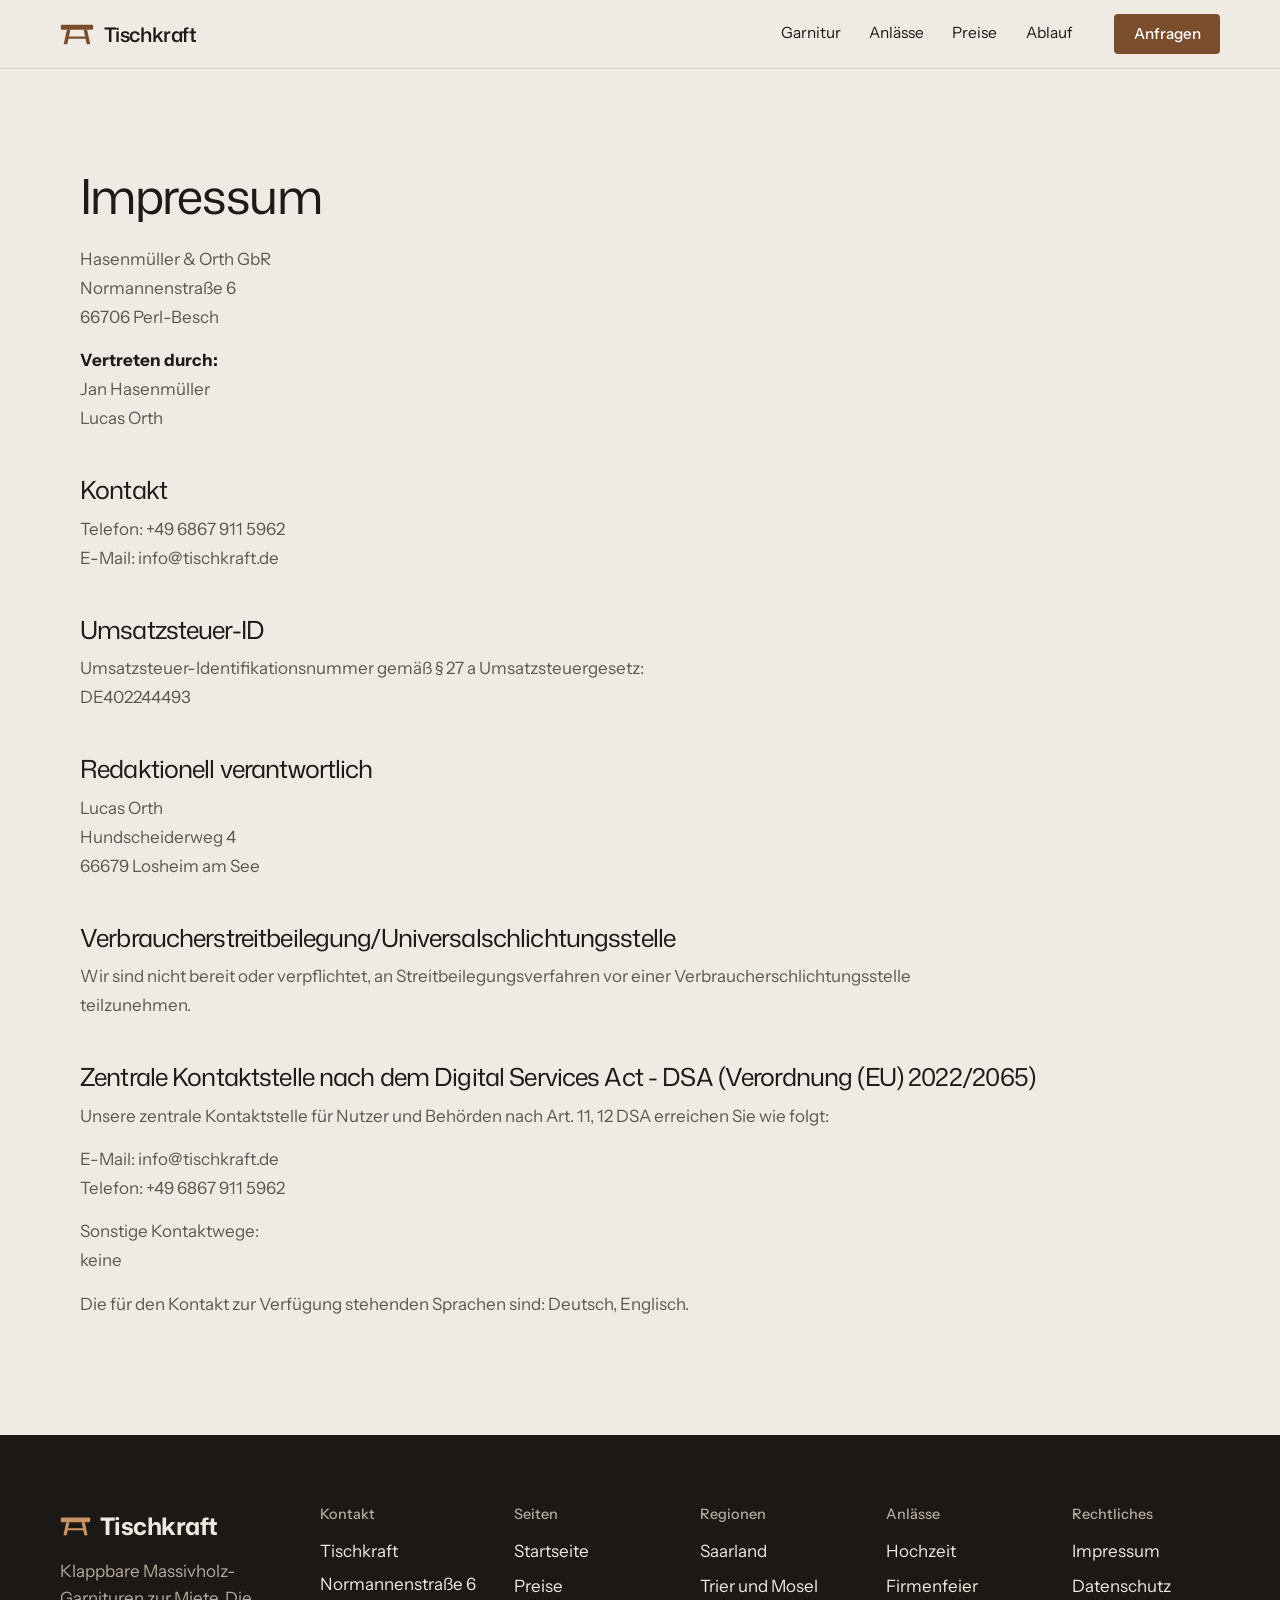
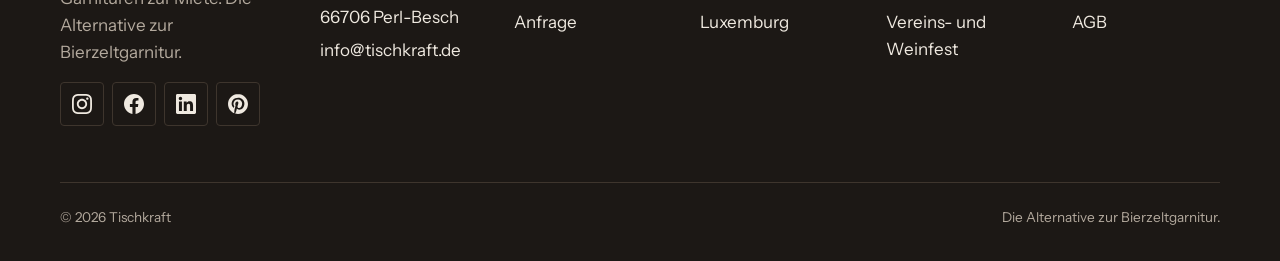
<file: impressum/index.html>
<!DOCTYPE html><html lang="de" data-astro-cid-5hce7sga> <head><meta charset="utf-8"><meta name="viewport" content="width=device-width, initial-scale=1"><title>Impressum | Tischkraft</title><meta name="description" content="Impressum und Anbieterkennzeichnung der Hasenmüller &#38; Orth GbR, Tischkraft, Perl-Besch."><link rel="canonical" href="https://tischkraft.de/impressum/"><meta property="og:type" content="website"><meta property="og:locale" content="de_DE"><meta property="og:site_name" content="Tischkraft"><meta property="og:title" content="Impressum | Tischkraft"><meta property="og:description" content="Impressum und Anbieterkennzeichnung der Hasenmüller &#38; Orth GbR, Tischkraft, Perl-Besch."><meta property="og:url" content="https://tischkraft.de/impressum/"><meta property="og:image" content="https://tischkraft.de/share.jpg"><meta property="og:image:alt" content="Tischkraft-Garnitur aus Massivholz: Tisch mit zwei Bänken"><meta name="twitter:card" content="summary_large_image"><meta name="twitter:title" content="Impressum | Tischkraft"><meta name="twitter:description" content="Impressum und Anbieterkennzeichnung der Hasenmüller &#38; Orth GbR, Tischkraft, Perl-Besch."><meta name="twitter:image" content="https://tischkraft.de/share.jpg"><meta name="theme-color" content="#25201b"><meta name="robots" content="noindex, follow"><link rel="icon" href="/favicon.svg" type="image/svg+xml"><link rel="icon" href="/favicon-48.png" sizes="48x48" type="image/png"><link rel="apple-touch-icon" href="/apple-touch-icon.png"><link rel="manifest" href="/site.webmanifest"><link rel="sitemap" href="/sitemap-index.xml"><script type="application/ld+json">{"@context":"https://schema.org","@graph":[{"@type":"LocalBusiness","@id":"https://tischkraft.de/#organization","name":"Tischkraft","description":"Vermietung klappbarer Massivholz-Garnituren (Tisch und zwei Bänke) aus eigener Schreinerei in Perl, mit Lieferung ins Saarland, nach Trier und nach Luxemburg. Die Alternative zur Bierzeltgarnitur.","url":"https://tischkraft.de","logo":"https://tischkraft.de/icon-512.png","image":"https://tischkraft.de/share.jpg","email":"info@tischkraft.de","contactPoint":{"@type":"ContactPoint","contactType":"customer service","email":"info@tischkraft.de","availableLanguage":["de"]},"priceRange":"6–45 € pro Stück und Tag inkl. MwSt.","sameAs":["https://www.instagram.com/tischkraft/","https://www.facebook.com/people/Tischkraft/61568313991481/","https://www.linkedin.com/company/105006661/","https://de.pinterest.com/tischkraft/"],"address":{"@type":"PostalAddress","streetAddress":"Normannenstraße 6","postalCode":"66706","addressLocality":"Perl-Besch","addressRegion":"Saarland","addressCountry":"DE"},"areaServed":[{"@type":"State","name":"Saarland"},{"@type":"State","name":"Rheinland-Pfalz"},{"@type":"Country","name":"Luxemburg"}]},{"@type":"WebSite","@id":"https://tischkraft.de/#website","url":"https://tischkraft.de","name":"Tischkraft","inLanguage":"de-DE","publisher":{"@id":"https://tischkraft.de/#organization"}},{"@type":"WebPage","@id":"https://tischkraft.de/impressum/#webpage","url":"https://tischkraft.de/impressum/","name":"Impressum | Tischkraft","description":"Impressum und Anbieterkennzeichnung der Hasenmüller & Orth GbR, Tischkraft, Perl-Besch.","inLanguage":"de-DE","isPartOf":{"@id":"https://tischkraft.de/#website"},"about":{"@id":"https://tischkraft.de/#organization"},"primaryImageOfPage":{"@type":"ImageObject","url":"https://tischkraft.de/share.jpg"}}]}</script><link rel="stylesheet" href="/_astro/firmenfeier.B2t3z-JE.css">
<style>.section[data-astro-cid-sh445jdo]{padding-block:var(--tk-section-y)}.section[data-astro-cid-sh445jdo][data-tone=canvas]{background:var(--tk-canvas);color:var(--tk-ink)}.section[data-astro-cid-sh445jdo][data-tone=sand]{background:var(--tk-sand);color:var(--tk-ink)}.section[data-astro-cid-sh445jdo][data-tone=forest]{background:var(--tk-dark-700);color:var(--tk-cream)}.shell[data-astro-cid-sh445jdo]{width:100%;max-width:var(--tk-shell);margin-inline:auto;padding-inline:clamp(1.25rem,4vw,2.5rem)}
.legal[data-astro-cid-m7mnfkc2]{max-width:70rem;margin-inline:auto}.legal[data-astro-cid-m7mnfkc2] h1{font-size:clamp(2rem,5vw,3rem);margin-bottom:1.5rem}.legal[data-astro-cid-m7mnfkc2] h2{font-size:1.55rem;margin-top:2.75rem;margin-bottom:.75rem}.legal[data-astro-cid-m7mnfkc2] h3{font-size:1.2rem;margin-top:1.9rem;margin-bottom:.5rem}.legal[data-astro-cid-m7mnfkc2] h4{font-size:1.02rem;margin-top:1.3rem;margin-bottom:.4rem}.legal[data-astro-cid-m7mnfkc2] p,.legal[data-astro-cid-m7mnfkc2] li{color:var(--tk-ink-soft);line-height:1.7;max-width:82ch}.legal[data-astro-cid-m7mnfkc2] p{margin-bottom:.9rem}.legal[data-astro-cid-m7mnfkc2] ul{margin:0 0 1rem 1.25rem}.legal[data-astro-cid-m7mnfkc2] li{margin-bottom:.35rem}.legal[data-astro-cid-m7mnfkc2] a{color:var(--tk-dark-700);text-decoration:underline;word-break:break-word}.legal[data-astro-cid-m7mnfkc2] strong{color:var(--tk-ink)}.legal[data-astro-cid-m7mnfkc2] .legal-hint{margin:0 0 2rem;padding:.9rem 1.1rem;background:var(--tk-bone);border:1px solid var(--tk-line);border-radius:var(--tk-radius-sm);font-size:.9rem}
</style></head> <body data-astro-cid-5hce7sga> <a class="skip-link" href="#inhalt" data-astro-cid-5hce7sga>Zum Inhalt springen</a> <header class="header" data-astro-cid-3ef6ksr2> <div class="bar" data-astro-cid-3ef6ksr2> <a class="brand" href="/" aria-label="Tischkraft – zur Startseite" data-astro-cid-3ef6ksr2> <svg class="tk-mark brand-mark" viewBox="0 0 40 28" height="24" width="34" aria-hidden="true" fill="currentColor"> <rect x="1" y="3" width="38" height="6" rx="1.5"></rect> <path d="M8 9h4.2l-3.6 17H4.4z"></path> <path d="M27.8 9H32l3.6 17h-4.2z"></path> <rect x="7.5" y="17" width="25" height="2.6" rx="1"></rect> </svg> <span class="brand-name" data-astro-cid-3ef6ksr2>Tischkraft</span> </a> <nav class="nav" aria-label="Hauptnavigation" data-astro-cid-3ef6ksr2> <a class="nav-link" href="/#garnitur" data-astro-cid-3ef6ksr2>Garnitur</a><a class="nav-link" href="/#anlaesse" data-astro-cid-3ef6ksr2>Anlässe</a><a class="nav-link" href="/#preise" data-astro-cid-3ef6ksr2>Preise</a><a class="nav-link" href="/#ablauf" data-astro-cid-3ef6ksr2>Ablauf</a> </nav> <a class="btn btn-primary nav-cta" href="/#anfrage" data-astro-cid-3ef6ksr2>Anfragen</a> <button class="menu-btn" type="button" aria-expanded="false" aria-controls="menu-mobil" data-menu data-astro-cid-3ef6ksr2> <span class="menu-ic" aria-hidden="true" data-astro-cid-3ef6ksr2><span data-astro-cid-3ef6ksr2></span><span data-astro-cid-3ef6ksr2></span><span data-astro-cid-3ef6ksr2></span></span> <span class="sr-only" data-astro-cid-3ef6ksr2>Menü</span> </button> </div> <nav class="menu-mobil" id="menu-mobil" aria-label="Menü" hidden data-astro-cid-3ef6ksr2> <a href="/#garnitur" data-astro-cid-3ef6ksr2>Garnitur</a><a href="/#anlaesse" data-astro-cid-3ef6ksr2>Anlässe</a><a href="/#preise" data-astro-cid-3ef6ksr2>Preise</a><a href="/#ablauf" data-astro-cid-3ef6ksr2>Ablauf</a> </nav> </header> <script type="module">const d=document.querySelector("[data-menu]"),t=document.getElementById("menu-mobil");if(d&&t){const n=e=>{d.setAttribute("aria-expanded",String(e)),t.hidden=!e};d.addEventListener("click",()=>n(t.hidden)),t.querySelectorAll("a").forEach(e=>e.addEventListener("click",()=>n(!1))),document.addEventListener("keydown",e=>e.key==="Escape"&&n(!1))}</script>  <main id="inhalt" data-astro-cid-5hce7sga>  <section data-tone="canvas" class="section" data-astro-cid-sh445jdo> <div class="shell" data-astro-cid-sh445jdo> <div class="legal" data-astro-cid-m7mnfkc2>
<h1>Impressum</h1>

<p>Hasenmüller &amp; Orth GbR<br />
Normannenstraße 6<br />
66706 Perl-Besch</p>

<p><strong>Vertreten durch:</strong><br />
Jan Hasenmüller<br />
Lucas Orth</p>

<h2>Kontakt</h2>
<p>Telefon: +49 6867 911 5962<br />
E-Mail: info@tischkraft.de</p>

<h2>Umsatzsteuer-ID</h2>
<p>Umsatzsteuer-Identifikationsnummer gemäß § 27 a Umsatzsteuergesetz:<br />
DE402244493</p>

<h2>Redaktionell verantwortlich</h2>
<p>Lucas Orth<br />
Hundscheiderweg 4<br />
66679 Losheim am See</p>

<h2>Verbraucherstreitbeilegung/Universalschlichtungsstelle</h2>
<p>Wir sind nicht bereit oder verpflichtet, an Streitbeilegungsverfahren vor einer Verbraucherschlichtungsstelle teilzunehmen.</p>

<h2>Zentrale Kontaktstelle nach dem Digital Services Act - DSA (Verordnung (EU) 2022/2065)</h2>
<p>Unsere zentrale Kontaktstelle für Nutzer und Behörden nach Art. 11, 12 DSA erreichen Sie wie folgt:</p>
<p>E-Mail: info@tischkraft.de<br />
Telefon: +49 6867 911 5962</p>
<p>Sonstige Kontaktwege:<br />
keine</p>
<p>Die für den Kontakt zur Verfügung stehenden Sprachen sind: Deutsch, Englisch.</p>
</div> </div> </section>   </main> <footer class="footer" data-astro-cid-sz7xmlte> <div class="wrap" data-astro-cid-sz7xmlte> <div class="top" data-astro-cid-sz7xmlte> <div class="brandcol" data-astro-cid-sz7xmlte> <span class="brand-name" data-astro-cid-sz7xmlte><svg class="tk-mark footer-mark" viewBox="0 0 40 28" height="22" width="31" aria-hidden="true" fill="currentColor"> <rect x="1" y="3" width="38" height="6" rx="1.5"></rect> <path d="M8 9h4.2l-3.6 17H4.4z"></path> <path d="M27.8 9H32l3.6 17h-4.2z"></path> <rect x="7.5" y="17" width="25" height="2.6" rx="1"></rect> </svg> Tischkraft</span> <p class="tagline" data-astro-cid-sz7xmlte>Klappbare Massivholz-Garnituren zur Miete. Die Alternative zur Bierzeltgarnitur.</p> <ul class="social" aria-label="Folgen" data-astro-cid-sz7xmlte> <li data-astro-cid-sz7xmlte><a href="https://www.instagram.com/tischkraft/" target="_blank" rel="noopener" aria-label="Instagram (öffnet neuen Tab)" title="Instagram" data-astro-cid-sz7xmlte><span class="ico" style="--ico:url(/social/instagram-mono.svg)" aria-hidden="true" data-astro-cid-sz7xmlte></span></a></li><li data-astro-cid-sz7xmlte><a href="https://www.facebook.com/people/Tischkraft/61568313991481/" target="_blank" rel="noopener" aria-label="Facebook (öffnet neuen Tab)" title="Facebook" data-astro-cid-sz7xmlte><span class="ico" style="--ico:url(/social/facebook-mono.svg)" aria-hidden="true" data-astro-cid-sz7xmlte></span></a></li><li data-astro-cid-sz7xmlte><a href="https://www.linkedin.com/company/105006661/" target="_blank" rel="noopener" aria-label="LinkedIn (öffnet neuen Tab)" title="LinkedIn" data-astro-cid-sz7xmlte><span class="ico" style="--ico:url(/social/linkedin-mono.svg)" aria-hidden="true" data-astro-cid-sz7xmlte></span></a></li><li data-astro-cid-sz7xmlte><a href="https://de.pinterest.com/tischkraft/" target="_blank" rel="noopener" aria-label="Pinterest (öffnet neuen Tab)" title="Pinterest" data-astro-cid-sz7xmlte><span class="ico" style="--ico:url(/social/pinterest-mono.svg)" aria-hidden="true" data-astro-cid-sz7xmlte></span></a></li> </ul> </div> <div class="col" data-astro-cid-sz7xmlte> <h2 data-astro-cid-sz7xmlte>Kontakt</h2> <address data-astro-cid-sz7xmlte> <span data-astro-cid-sz7xmlte>Tischkraft</span> <span data-astro-cid-sz7xmlte>Normannenstraße 6</span><span data-astro-cid-sz7xmlte>66706 Perl-Besch</span> <a href="mailto:info@tischkraft.de" data-astro-cid-sz7xmlte>info@tischkraft.de</a> </address> </div> <div class="col" data-astro-cid-sz7xmlte> <h2 data-astro-cid-sz7xmlte>Seiten</h2> <ul data-astro-cid-sz7xmlte> <li data-astro-cid-sz7xmlte><a href="/" data-astro-cid-sz7xmlte>Startseite</a></li><li data-astro-cid-sz7xmlte><a href="/#preise" data-astro-cid-sz7xmlte>Preise</a></li><li data-astro-cid-sz7xmlte><a href="/#anfrage" data-astro-cid-sz7xmlte>Anfrage</a></li> </ul> </div> <div class="col" data-astro-cid-sz7xmlte> <h2 data-astro-cid-sz7xmlte>Regionen</h2> <ul data-astro-cid-sz7xmlte> <li data-astro-cid-sz7xmlte><a href="/mieten/saarland/" data-astro-cid-sz7xmlte>Saarland</a></li><li data-astro-cid-sz7xmlte><a href="/mieten/trier/" data-astro-cid-sz7xmlte>Trier und Mosel</a></li><li data-astro-cid-sz7xmlte><a href="/mieten/luxemburg/" data-astro-cid-sz7xmlte>Luxemburg</a></li> </ul> </div> <div class="col" data-astro-cid-sz7xmlte> <h2 data-astro-cid-sz7xmlte>Anlässe</h2> <ul data-astro-cid-sz7xmlte> <li data-astro-cid-sz7xmlte><a href="/hochzeit/" data-astro-cid-sz7xmlte>Hochzeit</a></li><li data-astro-cid-sz7xmlte><a href="/firmenfeier/" data-astro-cid-sz7xmlte>Firmenfeier</a></li><li data-astro-cid-sz7xmlte><a href="/vereinsfest/" data-astro-cid-sz7xmlte>Vereins- und Weinfest</a></li> </ul> </div> <div class="col" data-astro-cid-sz7xmlte> <h2 data-astro-cid-sz7xmlte>Rechtliches</h2> <ul data-astro-cid-sz7xmlte> <li data-astro-cid-sz7xmlte><a href="/impressum/" data-astro-cid-sz7xmlte>Impressum</a></li><li data-astro-cid-sz7xmlte><a href="/datenschutz/" data-astro-cid-sz7xmlte>Datenschutz</a></li><li data-astro-cid-sz7xmlte><a href="/agb/" data-astro-cid-sz7xmlte>AGB</a></li> </ul> </div> </div> <div class="bottom" data-astro-cid-sz7xmlte> <span data-astro-cid-sz7xmlte>© 2026 Tischkraft</span> <span data-astro-cid-sz7xmlte>Die Alternative zur Bierzeltgarnitur.</span> </div> </div> </footer>   </body> </html>
</file>
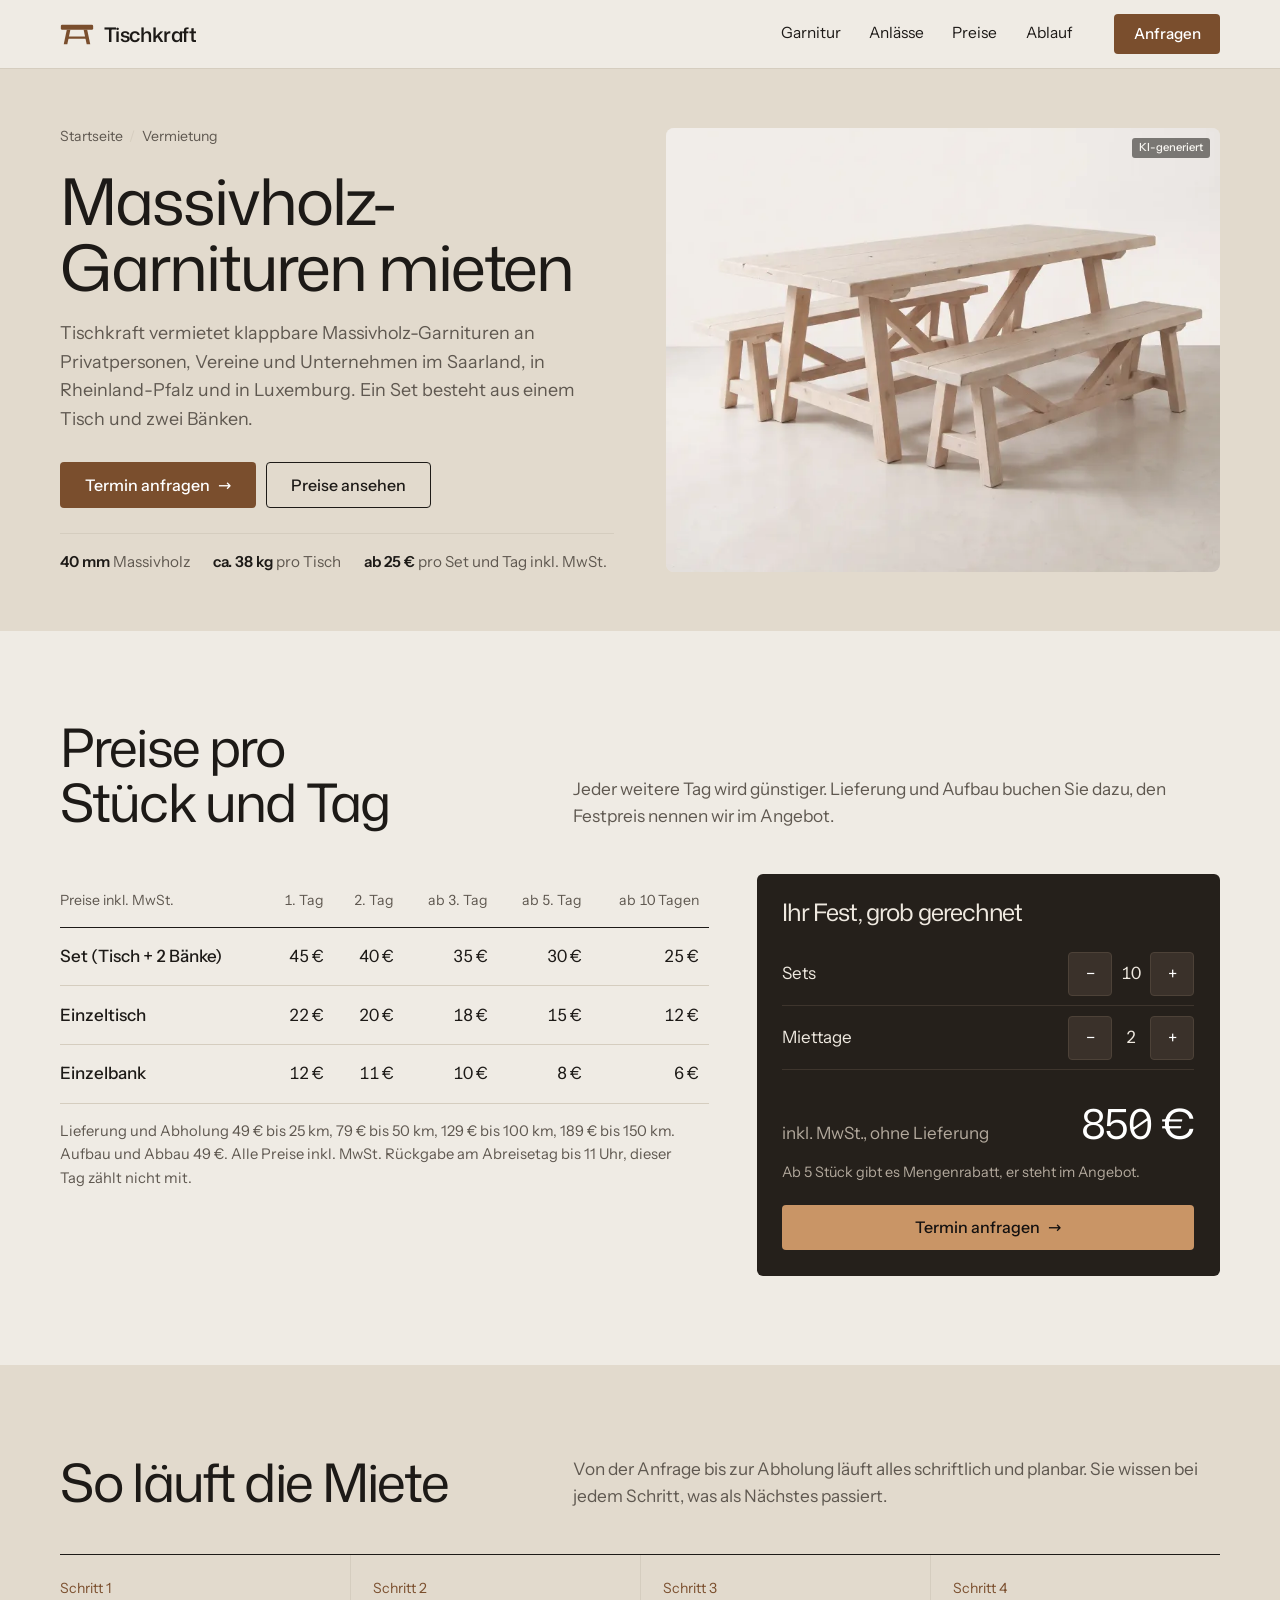
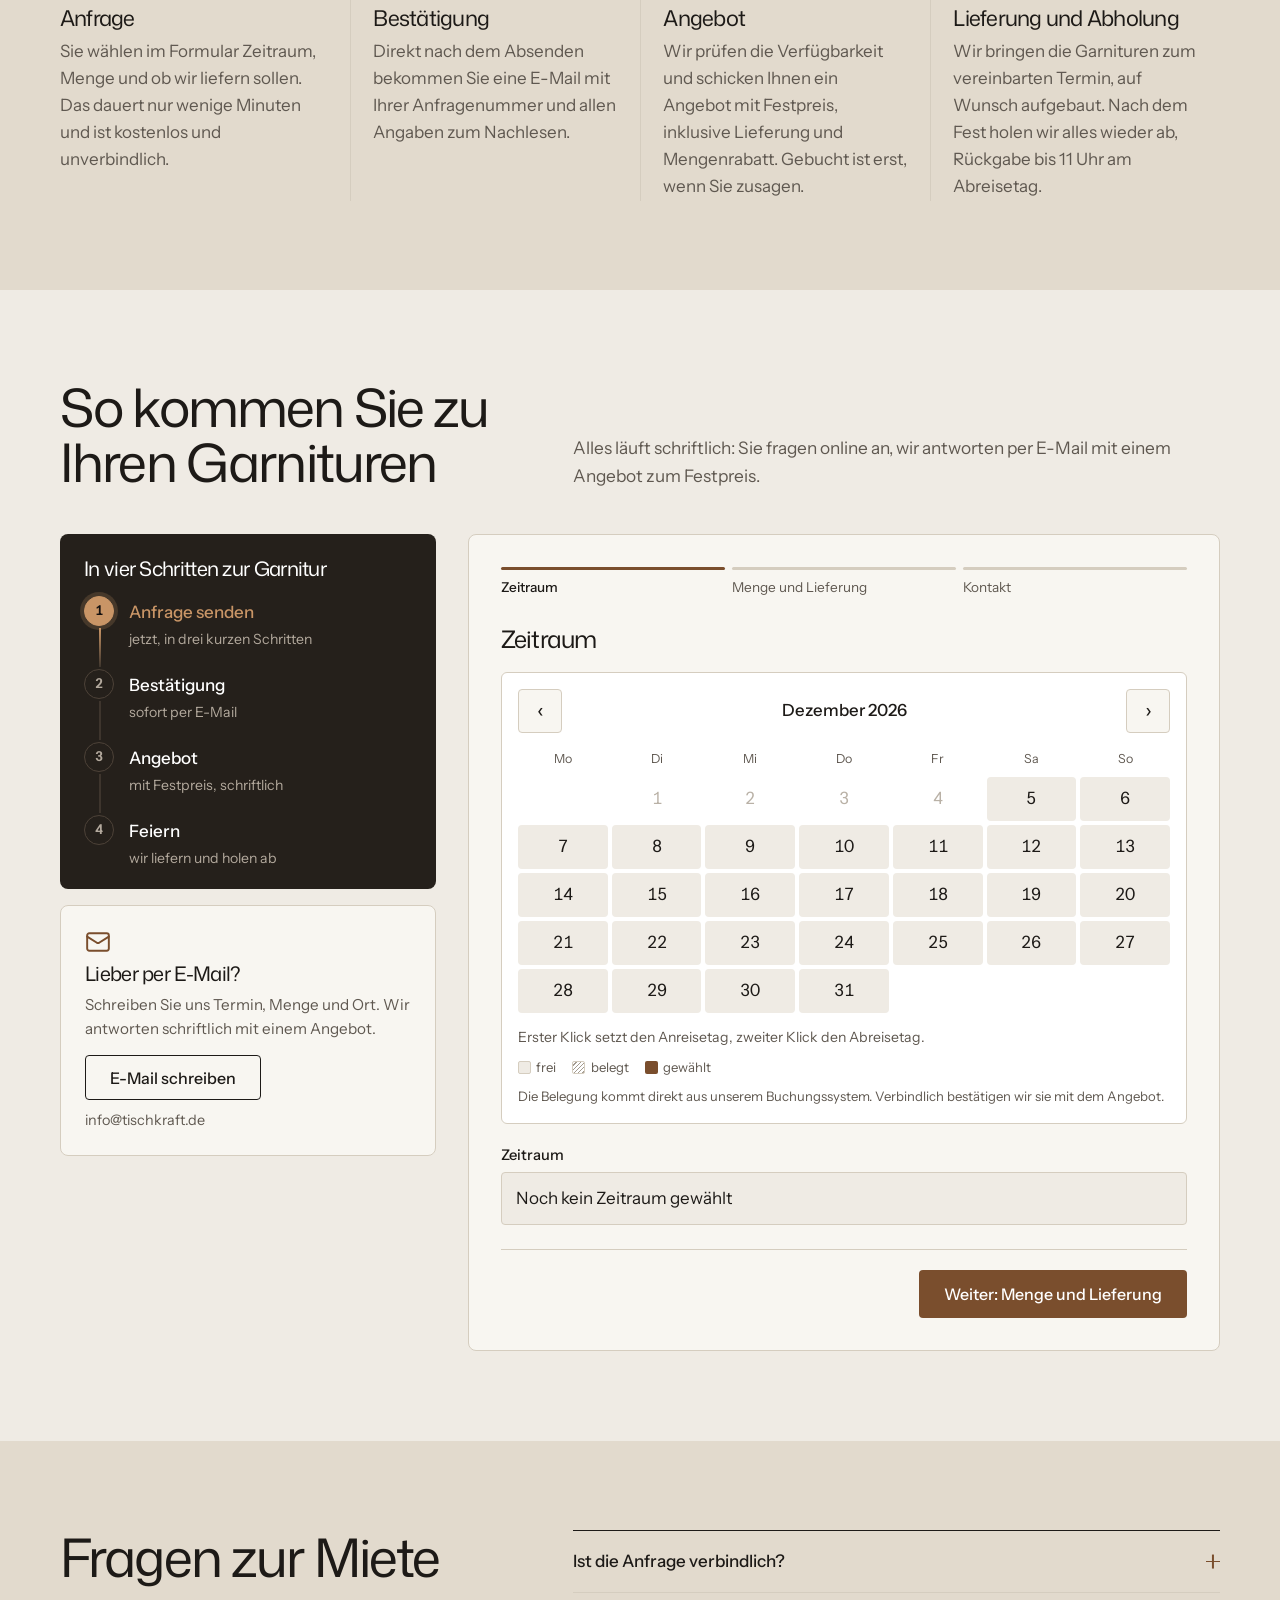
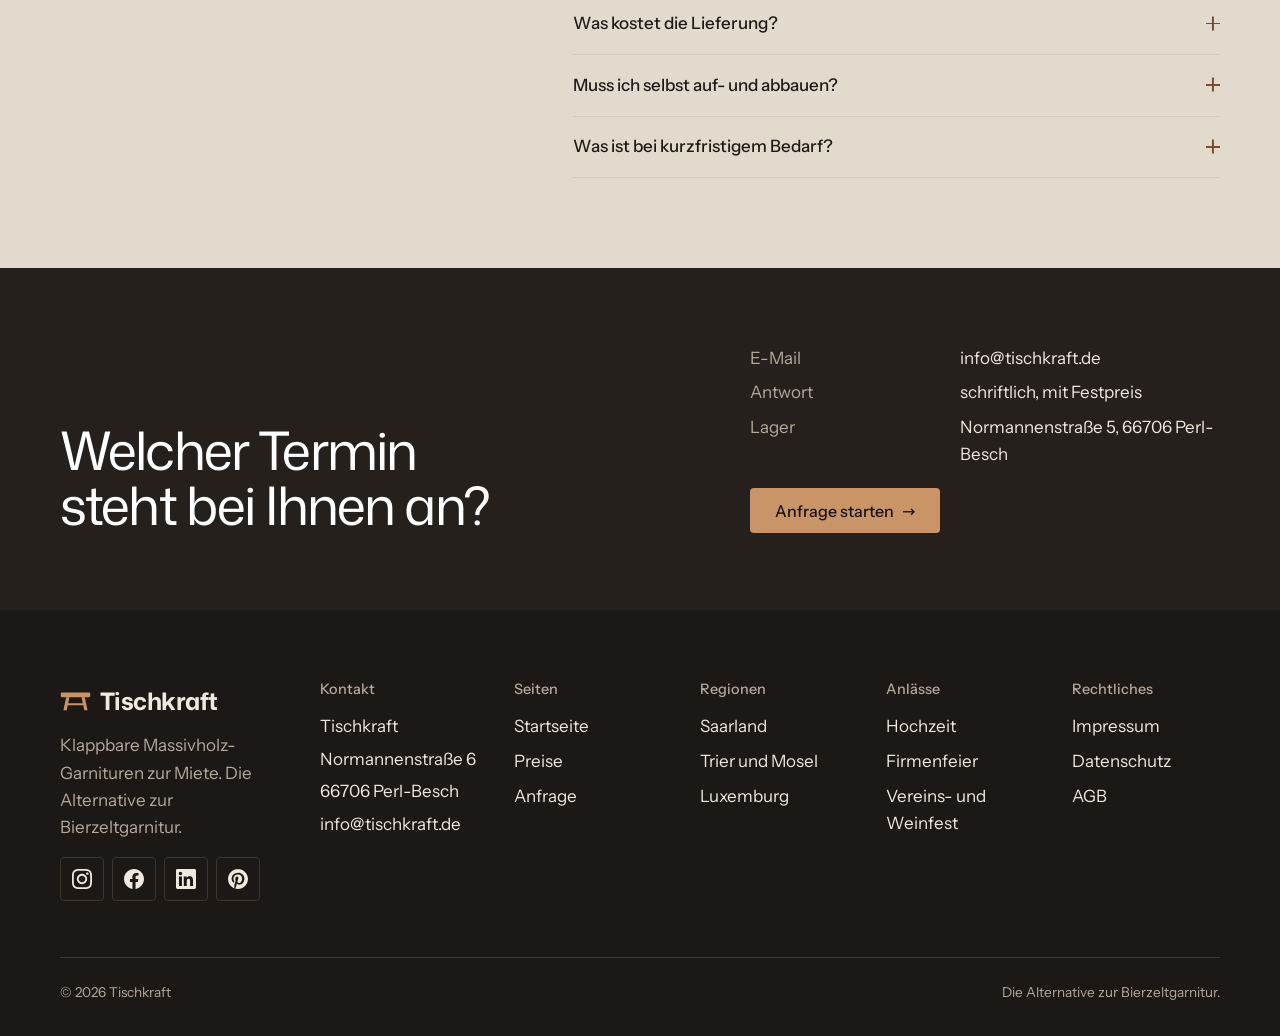
<file: mieten/index.html>
<!DOCTYPE html><html lang="de" data-astro-cid-5hce7sga> <head><meta charset="utf-8"><meta name="viewport" content="width=device-width, initial-scale=1"><title>Festzeltgarnitur mieten aus Massivholz | Tischkraft</title><meta name="description" content="Massivholz-Garnituren mieten: Set aus Tisch und zwei Bänken ab 25 € pro Tag inkl. MwSt. Mit Lieferung ins Saarland, nach Trier und Luxemburg."><link rel="canonical" href="https://tischkraft.de/mieten/"><meta property="og:type" content="website"><meta property="og:locale" content="de_DE"><meta property="og:site_name" content="Tischkraft"><meta property="og:title" content="Festzeltgarnitur mieten aus Massivholz | Tischkraft"><meta property="og:description" content="Massivholz-Garnituren mieten: Set aus Tisch und zwei Bänken ab 25 € pro Tag inkl. MwSt. Mit Lieferung ins Saarland, nach Trier und Luxemburg."><meta property="og:url" content="https://tischkraft.de/mieten/"><meta property="og:image" content="https://tischkraft.de/share.jpg"><meta property="og:image:alt" content="Tischkraft-Garnitur aus Massivholz: Tisch mit zwei Bänken"><meta name="twitter:card" content="summary_large_image"><meta name="twitter:title" content="Festzeltgarnitur mieten aus Massivholz | Tischkraft"><meta name="twitter:description" content="Massivholz-Garnituren mieten: Set aus Tisch und zwei Bänken ab 25 € pro Tag inkl. MwSt. Mit Lieferung ins Saarland, nach Trier und Luxemburg."><meta name="twitter:image" content="https://tischkraft.de/share.jpg"><meta name="theme-color" content="#25201b"><link rel="icon" href="/favicon.svg" type="image/svg+xml"><link rel="icon" href="/favicon-48.png" sizes="48x48" type="image/png"><link rel="apple-touch-icon" href="/apple-touch-icon.png"><link rel="manifest" href="/site.webmanifest"><link rel="sitemap" href="/sitemap-index.xml"><script type="application/ld+json">{"@context":"https://schema.org","@graph":[{"@type":"LocalBusiness","@id":"https://tischkraft.de/#organization","name":"Tischkraft","description":"Vermietung klappbarer Massivholz-Garnituren (Tisch und zwei Bänke) aus eigener Schreinerei in Perl, mit Lieferung ins Saarland, nach Trier und nach Luxemburg. Die Alternative zur Bierzeltgarnitur.","url":"https://tischkraft.de","logo":"https://tischkraft.de/icon-512.png","image":"https://tischkraft.de/share.jpg","email":"info@tischkraft.de","contactPoint":{"@type":"ContactPoint","contactType":"customer service","email":"info@tischkraft.de","availableLanguage":["de"]},"priceRange":"6–45 € pro Stück und Tag inkl. MwSt.","sameAs":["https://www.instagram.com/tischkraft/","https://www.facebook.com/people/Tischkraft/61568313991481/","https://www.linkedin.com/company/105006661/","https://de.pinterest.com/tischkraft/"],"address":{"@type":"PostalAddress","streetAddress":"Normannenstraße 6","postalCode":"66706","addressLocality":"Perl-Besch","addressRegion":"Saarland","addressCountry":"DE"},"areaServed":[{"@type":"State","name":"Saarland"},{"@type":"State","name":"Rheinland-Pfalz"},{"@type":"Country","name":"Luxemburg"}]},{"@type":"WebSite","@id":"https://tischkraft.de/#website","url":"https://tischkraft.de","name":"Tischkraft","inLanguage":"de-DE","publisher":{"@id":"https://tischkraft.de/#organization"}},{"@type":"WebPage","@id":"https://tischkraft.de/mieten/#webpage","url":"https://tischkraft.de/mieten/","name":"Festzeltgarnitur mieten aus Massivholz | Tischkraft","description":"Massivholz-Garnituren mieten: Set aus Tisch und zwei Bänken ab 25 € pro Tag inkl. MwSt. Mit Lieferung ins Saarland, nach Trier und Luxemburg.","inLanguage":"de-DE","isPartOf":{"@id":"https://tischkraft.de/#website"},"about":{"@id":"https://tischkraft.de/#organization"},"primaryImageOfPage":{"@type":"ImageObject","url":"https://tischkraft.de/share.jpg"}},{"@type":"Product","name":"Tischkraft Massivholz-Garnitur zur Miete","description":"Klappbare Garnitur aus Massivholz: Tisch mit 40 mm Massivholzplatte (ca. 38 kg) und zwei Bänke, in 90 Sekunden aufgebaut. Preise pro Stück und Tag inkl. MwSt., gestaffelt nach Miettagen.","image":"https://tischkraft.de/share.jpg","brand":{"@type":"Brand","name":"Tischkraft"},"material":"Massivholz","offers":[{"@type":"AggregateOffer","name":"Set (Tisch und zwei Bänke) pro Tag","priceCurrency":"EUR","lowPrice":25,"highPrice":45,"offerCount":5,"availability":"https://schema.org/InStock","businessFunction":"http://purl.org/goodrelations/v1#LeaseOut","seller":{"@id":"https://tischkraft.de/#organization"}},{"@type":"AggregateOffer","name":"Einzeltisch pro Tag","priceCurrency":"EUR","lowPrice":12,"highPrice":22,"offerCount":5,"availability":"https://schema.org/InStock","businessFunction":"http://purl.org/goodrelations/v1#LeaseOut","seller":{"@id":"https://tischkraft.de/#organization"}},{"@type":"AggregateOffer","name":"Einzelbank pro Tag","priceCurrency":"EUR","lowPrice":6,"highPrice":12,"offerCount":5,"availability":"https://schema.org/InStock","businessFunction":"http://purl.org/goodrelations/v1#LeaseOut","seller":{"@id":"https://tischkraft.de/#organization"}}]},{"@type":"FAQPage","mainEntity":[{"@type":"Question","name":"Ist die Anfrage verbindlich?","acceptedAnswer":{"@type":"Answer","text":"Nein. Sie wählen Zeitraum und Menge und senden die Anfrage. Erst wenn Sie unser Angebot annehmen, wird die Buchung verbindlich."}},{"@type":"Question","name":"Was kostet die Lieferung?","acceptedAnswer":{"@type":"Answer","text":"Lieferung und Abholung zusammen kosten bis 25 km 49 €, bis 50 km 79 €, bis 100 km 129 € und bis 150 km 189 €, jeweils inkl. MwSt. Weiter entfernt auf Anfrage."}},{"@type":"Question","name":"Muss ich selbst auf- und abbauen?","acceptedAnswer":{"@type":"Answer","text":"Nur wenn Sie möchten. Ohne Zusatzleistung stellen wir die Garnituren geklappt und ebenerdig ab. Aufbau und Abbau vor Ort buchen Sie dazu."}},{"@type":"Question","name":"Was ist bei kurzfristigem Bedarf?","acceptedAnswer":{"@type":"Answer","text":"Fragen Sie trotzdem an. Wenn der Zeitraum frei ist und das Liefergebiet passt, geht es oft auch kurzfristig."}}]},{"@type":"BreadcrumbList","itemListElement":[{"@type":"ListItem","position":1,"name":"Startseite","item":"https://tischkraft.de/"},{"@type":"ListItem","position":2,"name":"Vermietung","item":"https://tischkraft.de/mieten/"}]}]}</script><link rel="stylesheet" href="/_astro/firmenfeier.B2t3z-JE.css">
<style>.phero[data-astro-cid-7bavruds]{background:var(--tk-sand);padding-block:clamp(2rem,4.5vw,3.5rem)}.phero-grid[data-astro-cid-7bavruds]{display:grid;grid-template-columns:6fr 6fr;gap:clamp(1.5rem,4vw,3.5rem);align-items:center}.crumbs[data-astro-cid-7bavruds] ol[data-astro-cid-7bavruds]{list-style:none;display:flex;flex-wrap:wrap;gap:.4rem;margin:0 0 1.2rem;padding:0;font-size:.88rem;color:var(--tk-ink-soft)}.crumbs[data-astro-cid-7bavruds] li[data-astro-cid-7bavruds]+li[data-astro-cid-7bavruds]:before{content:"/";margin-right:.4rem;color:var(--tk-line)}.crumbs[data-astro-cid-7bavruds] a[data-astro-cid-7bavruds]{color:inherit;text-underline-offset:3px}.phero[data-astro-cid-7bavruds] h1[data-astro-cid-7bavruds]{font-size:clamp(2.3rem,5vw,4.2rem)}.phero-lead[data-astro-cid-7bavruds]{margin-top:1.2rem;font-size:1.12rem;color:var(--tk-ink-soft);max-width:46ch}.phero-ctas[data-astro-cid-7bavruds]{display:flex;gap:.6rem;flex-wrap:wrap;margin-top:1.8rem}.phero-facts[data-astro-cid-7bavruds]{list-style:none;display:flex;flex-wrap:wrap;gap:.4rem 1.4rem;margin:1.6rem 0 0;padding:1rem 0 0;border-top:1px solid var(--tk-line);font-size:.95rem;color:var(--tk-ink-soft)}.phero-facts[data-astro-cid-7bavruds] b[data-astro-cid-7bavruds]{color:var(--tk-ink);font-weight:600}.phero-pic[data-astro-cid-7bavruds]{border-radius:var(--tk-radius-lg);aspect-ratio:5 / 4;background:var(--tk-placeholder)}.phero-pic[data-astro-cid-7bavruds] img{width:100%;height:100%;object-fit:cover;display:block}@media(max-width:860px){.phero-grid[data-astro-cid-7bavruds]{grid-template-columns:1fr}.phero-pic[data-astro-cid-7bavruds]{order:-1;aspect-ratio:16 / 10}}@media(max-width:540px){.phero-ctas[data-astro-cid-7bavruds] .btn[data-astro-cid-7bavruds]{flex:1 1 100%}}
</style>
<link rel="stylesheet" href="/_astro/firmenfeier.CvhXvL6-.css"></head> <body data-astro-cid-5hce7sga> <a class="skip-link" href="#inhalt" data-astro-cid-5hce7sga>Zum Inhalt springen</a> <header class="header" data-astro-cid-3ef6ksr2> <div class="bar" data-astro-cid-3ef6ksr2> <a class="brand" href="/" aria-label="Tischkraft – zur Startseite" data-astro-cid-3ef6ksr2> <svg class="tk-mark brand-mark" viewBox="0 0 40 28" height="24" width="34" aria-hidden="true" fill="currentColor"> <rect x="1" y="3" width="38" height="6" rx="1.5"></rect> <path d="M8 9h4.2l-3.6 17H4.4z"></path> <path d="M27.8 9H32l3.6 17h-4.2z"></path> <rect x="7.5" y="17" width="25" height="2.6" rx="1"></rect> </svg> <span class="brand-name" data-astro-cid-3ef6ksr2>Tischkraft</span> </a> <nav class="nav" aria-label="Hauptnavigation" data-astro-cid-3ef6ksr2> <a class="nav-link" href="/#garnitur" data-astro-cid-3ef6ksr2>Garnitur</a><a class="nav-link" href="/#anlaesse" data-astro-cid-3ef6ksr2>Anlässe</a><a class="nav-link" href="#preise" data-astro-cid-3ef6ksr2>Preise</a><a class="nav-link" href="#ablauf" data-astro-cid-3ef6ksr2>Ablauf</a> </nav> <a class="btn btn-primary nav-cta" href="#anfrage" data-astro-cid-3ef6ksr2>Anfragen</a> <button class="menu-btn" type="button" aria-expanded="false" aria-controls="menu-mobil" data-menu data-astro-cid-3ef6ksr2> <span class="menu-ic" aria-hidden="true" data-astro-cid-3ef6ksr2><span data-astro-cid-3ef6ksr2></span><span data-astro-cid-3ef6ksr2></span><span data-astro-cid-3ef6ksr2></span></span> <span class="sr-only" data-astro-cid-3ef6ksr2>Menü</span> </button> </div> <nav class="menu-mobil" id="menu-mobil" aria-label="Menü" hidden data-astro-cid-3ef6ksr2> <a href="/#garnitur" data-astro-cid-3ef6ksr2>Garnitur</a><a href="/#anlaesse" data-astro-cid-3ef6ksr2>Anlässe</a><a href="#preise" data-astro-cid-3ef6ksr2>Preise</a><a href="#ablauf" data-astro-cid-3ef6ksr2>Ablauf</a> </nav> </header> <script type="module">const d=document.querySelector("[data-menu]"),t=document.getElementById("menu-mobil");if(d&&t){const n=e=>{d.setAttribute("aria-expanded",String(e)),t.hidden=!e};d.addEventListener("click",()=>n(t.hidden)),t.querySelectorAll("a").forEach(e=>e.addEventListener("click",()=>n(!1))),document.addEventListener("keydown",e=>e.key==="Escape"&&n(!1))}</script>  <main id="inhalt" data-astro-cid-5hce7sga>  <section class="phero" data-astro-cid-7bavruds> <div class="wrap phero-grid" data-astro-cid-7bavruds> <div class="phero-text" data-astro-cid-7bavruds> <nav class="crumbs" aria-label="Brotkrumen" data-astro-cid-7bavruds> <ol data-astro-cid-7bavruds> <li data-astro-cid-7bavruds><a href="/" data-astro-cid-7bavruds>Startseite</a></li><li data-astro-cid-7bavruds><span aria-current="page" data-astro-cid-7bavruds>Vermietung</span></li> </ol> </nav> <h1 data-astro-cid-7bavruds>Massivholz-Garnituren mieten</h1> <p class="phero-lead" data-astro-cid-7bavruds>Tischkraft vermietet klappbare Massivholz-Garnituren an Privatpersonen, Vereine und Unternehmen im Saarland, in Rheinland-Pfalz und in Luxemburg. Ein Set besteht aus einem Tisch und zwei Bänken.</p> <div class="phero-ctas" data-astro-cid-7bavruds> <a class="btn btn-primary" href="#anfrage" data-astro-cid-7bavruds>Termin anfragen <span class="arr" aria-hidden="true" data-astro-cid-7bavruds>→</span></a> <a class="btn btn-line" href="#preise" data-astro-cid-7bavruds>Preise ansehen</a> </div> <ul class="phero-facts" data-astro-cid-7bavruds> <li data-astro-cid-7bavruds><b data-astro-cid-7bavruds>40 mm</b> Massivholz</li><li data-astro-cid-7bavruds><b data-astro-cid-7bavruds>ca. 38 kg</b> pro Tisch</li><li data-astro-cid-7bavruds><b data-astro-cid-7bavruds>ab 25 €</b> pro Set und Tag inkl. MwSt.</li> </ul> </div> <div class="phero-pic zoomwrap" data-ki="KI-generiert" data-astro-cid-7bavruds> <img src="/_astro/hero-garnitur-freigestellt.BMPXR_lJ_Z2n5hy8.webp" srcset="/_astro/hero-garnitur-freigestellt.BMPXR_lJ_Z1iFMim.webp 480w, /_astro/hero-garnitur-freigestellt.BMPXR_lJ_13fB4B.webp 800w, /_astro/hero-garnitur-freigestellt.BMPXR_lJ_Z2wBR4J.webp 1200w, /_astro/hero-garnitur-freigestellt.BMPXR_lJ_Z10r61i.webp 1600w" alt="Tischkraft-Garnitur aus Massivholz: Tisch mit zwei Bänken" sizes="(max-width: 860px) 100vw, 620px" style="object-position:50% 62%" loading="eager" fetchpriority="high" decoding="async" width="1856" height="2304" class="zoom"> </div> </div> </section>  <section id="preise" class="blk" data-astro-cid-6366rumt> <div class="wrap" data-astro-cid-6366rumt> <div class="blk-head" data-astro-cid-6366rumt><h2 data-astro-cid-6366rumt>Preise pro Stück und Tag</h2><p data-astro-cid-6366rumt>Jeder weitere Tag wird günstiger. Lieferung und Aufbau buchen Sie dazu, den Festpreis nennen wir im Angebot.</p></div> <div class="price" data-astro-cid-6366rumt> <div data-astro-cid-6366rumt> <div class="tbl" data-astro-cid-6366rumt> <table data-astro-cid-6366rumt> <caption class="sr-only" data-astro-cid-6366rumt>Preise pro Stück und Tag</caption> <thead data-astro-cid-6366rumt><tr data-astro-cid-6366rumt><th scope="col" data-astro-cid-6366rumt><span class="lang" data-astro-cid-6366rumt>Preise inkl. MwSt.</span><span class="kurz" data-astro-cid-6366rumt>inkl. MwSt.</span></th><th scope="col" data-astro-cid-6366rumt><span class="lang" data-astro-cid-6366rumt>1. Tag</span><span class="kurz" data-astro-cid-6366rumt>1. Tag</span></th><th scope="col" data-astro-cid-6366rumt><span class="lang" data-astro-cid-6366rumt>2. Tag</span><span class="kurz" data-astro-cid-6366rumt>2. Tag</span></th><th scope="col" data-astro-cid-6366rumt><span class="lang" data-astro-cid-6366rumt>ab 3. Tag</span><span class="kurz" data-astro-cid-6366rumt>ab 3.</span></th><th scope="col" data-astro-cid-6366rumt><span class="lang" data-astro-cid-6366rumt>ab 5. Tag</span><span class="kurz" data-astro-cid-6366rumt>ab 5.</span></th><th scope="col" data-astro-cid-6366rumt><span class="lang" data-astro-cid-6366rumt>ab 10 Tagen</span><span class="kurz" data-astro-cid-6366rumt>ab 10.</span></th></tr></thead> <tbody data-astro-cid-6366rumt> <tr data-astro-cid-6366rumt><th scope="row" data-astro-cid-6366rumt><span class="lang" data-astro-cid-6366rumt>Set (Tisch + 2 Bänke)</span><span class="kurz" data-astro-cid-6366rumt>Set</span></th><td data-astro-cid-6366rumt>45 €</td><td data-astro-cid-6366rumt>40 €</td><td data-astro-cid-6366rumt>35 €</td><td data-astro-cid-6366rumt>30 €</td><td data-astro-cid-6366rumt>25 €</td></tr><tr data-astro-cid-6366rumt><th scope="row" data-astro-cid-6366rumt><span class="lang" data-astro-cid-6366rumt>Einzeltisch</span><span class="kurz" data-astro-cid-6366rumt>Tisch</span></th><td data-astro-cid-6366rumt>22 €</td><td data-astro-cid-6366rumt>20 €</td><td data-astro-cid-6366rumt>18 €</td><td data-astro-cid-6366rumt>15 €</td><td data-astro-cid-6366rumt>12 €</td></tr><tr data-astro-cid-6366rumt><th scope="row" data-astro-cid-6366rumt><span class="lang" data-astro-cid-6366rumt>Einzelbank</span><span class="kurz" data-astro-cid-6366rumt>Bank</span></th><td data-astro-cid-6366rumt>12 €</td><td data-astro-cid-6366rumt>11 €</td><td data-astro-cid-6366rumt>10 €</td><td data-astro-cid-6366rumt>8 €</td><td data-astro-cid-6366rumt>6 €</td></tr> </tbody> </table> </div> <p class="fine" data-astro-cid-6366rumt>Lieferung und Abholung 49 € bis 25 km, 79 € bis 50 km, 129 € bis 100 km, 189 € bis 150 km. Aufbau und Abbau 49 €. Alle Preise inkl. MwSt. Rückgabe am Abreisetag bis 11 Uhr, dieser Tag zählt nicht mit.</p> </div> <div class="calc" data-rechner data-rates="[45,40,35,30,25]" data-sets="10" data-tage="2" data-astro-cid-6366rumt> <h3 data-astro-cid-6366rumt>Ihr Fest, grob gerechnet</h3> <div class="calc-row" data-astro-cid-6366rumt><span id="lbl-sets" data-astro-cid-6366rumt>Sets</span> <span class="step" data-astro-cid-6366rumt><button type="button" data-k="set" data-d="-1" aria-label="Sets weniger" data-astro-cid-6366rumt>−</button><output data-o="set" aria-labelledby="lbl-sets" data-astro-cid-6366rumt>10</output><button type="button" data-k="set" data-d="1" aria-label="Sets mehr" data-astro-cid-6366rumt>+</button></span></div> <div class="calc-row" data-astro-cid-6366rumt><span id="lbl-tage" data-astro-cid-6366rumt>Miettage</span> <span class="step" data-astro-cid-6366rumt><button type="button" data-k="tage" data-d="-1" aria-label="Miettage weniger" data-astro-cid-6366rumt>−</button><output data-o="tage" aria-labelledby="lbl-tage" data-astro-cid-6366rumt>2</output><button type="button" data-k="tage" data-d="1" aria-label="Miettage mehr" data-astro-cid-6366rumt>+</button></span></div> <div class="calc-sum" data-astro-cid-6366rumt><span data-astro-cid-6366rumt>inkl. MwSt., ohne Lieferung</span><b data-o="sum" aria-live="polite" data-astro-cid-6366rumt>850 €</b></div> <p class="calc-fine" data-astro-cid-6366rumt>Ab 5 Stück gibt es Mengenrabatt, er steht im Angebot.</p> <a class="btn btn-hi calc-btn" href="#anfrage" data-astro-cid-6366rumt>Termin anfragen <span class="arr" aria-hidden="true" data-astro-cid-6366rumt>→</span></a> </div> </div> </div> </section> <script type="module" src="/_astro/PreisBlock.astro_astro_type_script_index_0_lang._vf2Koi_.js"></script>  <section id="ablauf" class="blk blk-sand" data-astro-cid-klvwrq4m> <div class="wrap" data-astro-cid-klvwrq4m> <div class="blk-head" data-astro-cid-klvwrq4m><h2 data-astro-cid-klvwrq4m>So läuft die Miete</h2><p data-astro-cid-klvwrq4m>Von der Anfrage bis zur Abholung läuft alles schriftlich und planbar. Sie wissen bei jedem Schritt, was als Nächstes passiert.</p></div> <ol class="ruled" data-astro-cid-klvwrq4m> <li data-astro-cid-klvwrq4m><small data-astro-cid-klvwrq4m>Schritt 1</small><h3 data-astro-cid-klvwrq4m>Anfrage</h3><p data-astro-cid-klvwrq4m>Sie wählen im Formular Zeitraum, Menge und ob wir liefern sollen. Das dauert nur wenige Minuten und ist kostenlos und unverbindlich.</p></li><li data-astro-cid-klvwrq4m><small data-astro-cid-klvwrq4m>Schritt 2</small><h3 data-astro-cid-klvwrq4m>Bestätigung</h3><p data-astro-cid-klvwrq4m>Direkt nach dem Absenden bekommen Sie eine E-Mail mit Ihrer Anfragenummer und allen Angaben zum Nachlesen.</p></li><li data-astro-cid-klvwrq4m><small data-astro-cid-klvwrq4m>Schritt 3</small><h3 data-astro-cid-klvwrq4m>Angebot</h3><p data-astro-cid-klvwrq4m>Wir prüfen die Verfügbarkeit und schicken Ihnen ein Angebot mit Festpreis, inklusive Lieferung und Mengenrabatt. Gebucht ist erst, wenn Sie zusagen.</p></li><li data-astro-cid-klvwrq4m><small data-astro-cid-klvwrq4m>Schritt 4</small><h3 data-astro-cid-klvwrq4m>Lieferung und Abholung</h3><p data-astro-cid-klvwrq4m>Wir bringen die Garnituren zum vereinbarten Termin, auf Wunsch aufgebaut. Nach dem Fest holen wir alles wieder ab, Rückgabe bis 11 Uhr am Abreisetag.</p></li> </ol> </div> </section>  <section id="anfrage" class="blk" data-astro-cid-z6ic5kke> <div class="wrap" data-astro-cid-z6ic5kke> <div class="blk-head" data-astro-cid-z6ic5kke><h2 data-astro-cid-z6ic5kke>So kommen Sie zu Ihren Garnituren</h2><p data-astro-cid-z6ic5kke>Alles läuft schriftlich: Sie fragen online an, wir antworten per E-Mail mit einem Angebot zum Festpreis.</p></div> <div class="grid" data-astro-cid-z6ic5kke> <aside class="seite" data-astro-cid-z6ic5kke> <div class="weg" data-astro-cid-z6ic5kke> <h3 data-astro-cid-z6ic5kke>In vier Schritten zur Garnitur</h3> <ol data-astro-cid-z6ic5kke> <li class="jetzt" data-astro-cid-z6ic5kke> <span class="nr" aria-hidden="true" data-astro-cid-z6ic5kke>1</span> <span class="txt" data-astro-cid-z6ic5kke><b data-astro-cid-z6ic5kke>Anfrage senden</b><small data-astro-cid-z6ic5kke>jetzt, in drei kurzen Schritten</small></span> </li><li data-astro-cid-z6ic5kke> <span class="nr" aria-hidden="true" data-astro-cid-z6ic5kke>2</span> <span class="txt" data-astro-cid-z6ic5kke><b data-astro-cid-z6ic5kke>Bestätigung</b><small data-astro-cid-z6ic5kke>sofort per E-Mail</small></span> </li><li data-astro-cid-z6ic5kke> <span class="nr" aria-hidden="true" data-astro-cid-z6ic5kke>3</span> <span class="txt" data-astro-cid-z6ic5kke><b data-astro-cid-z6ic5kke>Angebot</b><small data-astro-cid-z6ic5kke>mit Festpreis, schriftlich</small></span> </li><li data-astro-cid-z6ic5kke> <span class="nr" aria-hidden="true" data-astro-cid-z6ic5kke>4</span> <span class="txt" data-astro-cid-z6ic5kke><b data-astro-cid-z6ic5kke>Feiern</b><small data-astro-cid-z6ic5kke>wir liefern und holen ab</small></span> </li> </ol> </div> <div class="mail" data-astro-cid-z6ic5kke> <svg class="mail-ico" viewBox="0 0 24 24" width="26" height="26" fill="none" stroke="currentColor" stroke-width="1.8" stroke-linecap="round" stroke-linejoin="round" aria-hidden="true" data-astro-cid-z6ic5kke><path d="m22 7l-8.991 5.727a2 2 0 0 1-2.009 0L2 7" data-astro-cid-z6ic5kke></path><rect width="20" height="16" x="2" y="4" rx="2" data-astro-cid-z6ic5kke></rect></svg> <h3 data-astro-cid-z6ic5kke>Lieber per E-Mail?</h3> <p data-astro-cid-z6ic5kke>Schreiben Sie uns Termin, Menge und Ort. Wir antworten schriftlich mit einem Angebot.</p> <a class="btn btn-line mail-btn" href="mailto:info@tischkraft.de" data-astro-cid-z6ic5kke>E-Mail schreiben</a> <span class="mail-adr" data-astro-cid-z6ic5kke>info@tischkraft.de</span> </div> </aside> <div class="mietform" id="mietform" data-astro-cid-rlzvurd2>  <ol class="stepbar" data-astro-cid-rlzvurd2> <li class="stepbar-item" data-stepbar="1" data-astro-cid-rlzvurd2> <span class="stepbar-num" data-astro-cid-rlzvurd2>1</span> <span class="stepbar-label" data-astro-cid-rlzvurd2>Zeitraum</span> </li><li class="stepbar-item" data-stepbar="2" data-astro-cid-rlzvurd2> <span class="stepbar-num" data-astro-cid-rlzvurd2>2</span> <span class="stepbar-label" data-astro-cid-rlzvurd2>Menge und Lieferung</span> </li><li class="stepbar-item" data-stepbar="3" data-astro-cid-rlzvurd2> <span class="stepbar-num" data-astro-cid-rlzvurd2>3</span> <span class="stepbar-label" data-astro-cid-rlzvurd2>Kontakt</span> </li> </ol> <form class="anfrage-form" data-form novalidate data-astro-cid-rlzvurd2> <p class="err-summary" data-err-summary role="alert" hidden data-astro-cid-rlzvurd2>Bitte prüfen Sie die markierten Felder.</p>  <div class="hp" aria-hidden="true" data-astro-cid-rlzvurd2> <label for="mf-hp" data-astro-cid-rlzvurd2>Website</label> <input type="text" id="mf-hp" name="hp_website" tabindex="-1" autocomplete="off" data-astro-cid-rlzvurd2> </div>  <section class="step" data-step="1" data-astro-cid-rlzvurd2> <h3 class="step-head" data-astro-cid-rlzvurd2>Zeitraum</h3> <div class="cal" aria-label="Zeitraum wählen" data-astro-cid-rlzvurd2> <div class="cal-top" data-astro-cid-rlzvurd2> <button type="button" class="cal-nav" data-nav="prev" aria-label="Voriger Monat" data-astro-cid-rlzvurd2> <span aria-hidden="true" data-astro-cid-rlzvurd2>‹</span> </button> <strong class="cal-title" data-cal-title aria-live="polite" data-astro-cid-rlzvurd2></strong> <button type="button" class="cal-nav" data-nav="next" aria-label="Nächster Monat" data-astro-cid-rlzvurd2> <span aria-hidden="true" data-astro-cid-rlzvurd2>›</span> </button> </div> <div class="cal-weekdays" aria-hidden="true" data-astro-cid-rlzvurd2> <span data-astro-cid-rlzvurd2>Mo</span><span data-astro-cid-rlzvurd2>Di</span><span data-astro-cid-rlzvurd2>Mi</span><span data-astro-cid-rlzvurd2>Do</span><span data-astro-cid-rlzvurd2>Fr</span><span data-astro-cid-rlzvurd2>Sa</span><span data-astro-cid-rlzvurd2>So</span> </div> <div class="cal-grid" data-cal-grid role="group" aria-label="Zeitraum wählen" data-astro-cid-rlzvurd2></div> <p class="cal-hint" data-astro-cid-rlzvurd2>Erster Klick setzt den Anreisetag, zweiter Klick den Abreisetag.</p> <ul class="cal-legend" data-astro-cid-rlzvurd2> <li data-astro-cid-rlzvurd2><span class="dot dot-free" data-astro-cid-rlzvurd2></span>frei</li> <li data-astro-cid-rlzvurd2><span class="dot dot-busy" data-astro-cid-rlzvurd2></span>belegt</li> <li data-astro-cid-rlzvurd2><span class="dot dot-sel" data-astro-cid-rlzvurd2></span>gewählt</li> </ul> <p class="cal-note" data-astro-cid-rlzvurd2>Die Belegung kommt direkt aus unserem Buchungssystem. Verbindlich bestätigen wir sie mit dem Angebot.</p> </div> <div class="selected-range" data-selected-range data-astro-cid-rlzvurd2> <span class="sr-label" data-astro-cid-rlzvurd2>Zeitraum</span> <span class="sr-value" data-range-text data-astro-cid-rlzvurd2>Noch kein Zeitraum gewählt</span> </div> <input type="hidden" name="von" data-von data-astro-cid-rlzvurd2> <input type="hidden" name="bis" data-bis data-astro-cid-rlzvurd2> </section>  <section class="step" data-step="2" hidden data-astro-cid-rlzvurd2> <h3 class="step-head" data-astro-cid-rlzvurd2>Menge und Lieferung</h3> <fieldset class="field menge" data-astro-cid-rlzvurd2> <legend data-astro-cid-rlzvurd2>Menge <span class="req" data-astro-cid-rlzvurd2>*</span></legend> <p class="menge-hint" data-astro-cid-rlzvurd2>Ein Set besteht aus einem Tisch und zwei Bänken. Einzelteile bei Bedarf zusätzlich.</p> <div class="menge-grid" data-astro-cid-rlzvurd2> <div class="menge-item" data-astro-cid-rlzvurd2> <label for="mf-sets" data-astro-cid-rlzvurd2>Sets (Tisch + 2 Bänke)</label> <input id="mf-sets" name="sets" type="number" min="0" inputmode="numeric" value="0" data-avail-key="holz-set" data-astro-cid-rlzvurd2> <span class="avail" data-avail="holz-set" data-astro-cid-rlzvurd2>Zeitraum wählen, dann sehen Sie die verfügbare Anzahl.</span> </div><div class="menge-item" data-astro-cid-rlzvurd2> <label for="mf-tische" data-astro-cid-rlzvurd2>Einzeltische</label> <input id="mf-tische" name="tische" type="number" min="0" inputmode="numeric" value="0" data-avail-key="holz-tisch" data-astro-cid-rlzvurd2> <span class="avail" data-avail="holz-tisch" data-astro-cid-rlzvurd2>Zeitraum wählen, dann sehen Sie die verfügbare Anzahl.</span> </div><div class="menge-item" data-astro-cid-rlzvurd2> <label for="mf-baenke" data-astro-cid-rlzvurd2>Einzelbänke</label> <input id="mf-baenke" name="baenke" type="number" min="0" inputmode="numeric" value="0" data-avail-key="holz-bank" data-astro-cid-rlzvurd2> <span class="avail" data-avail="holz-bank" data-astro-cid-rlzvurd2>Zeitraum wählen, dann sehen Sie die verfügbare Anzahl.</span> </div> </div> <span class="err err-menge" data-err-menge data-astro-cid-rlzvurd2></span> <p class="menge-kontakt" data-menge-kontakt hidden data-astro-cid-rlzvurd2> Mehr benötigt als aktuell verfügbar? <a href="mailto:info@tischkraft.de" data-astro-cid-rlzvurd2>Schreiben Sie uns</a> – wir prüfen, was für Ihren Termin möglich ist. </p> </fieldset> <fieldset class="field zusatz" data-astro-cid-rlzvurd2> <legend data-astro-cid-rlzvurd2>Zusatzleistungen</legend> <label class="check" data-astro-cid-rlzvurd2> <input type="checkbox" name="zusatz" value="Lieferung und Abholung" id="mf-zusatz-0" data-astro-cid-rlzvurd2> <span data-astro-cid-rlzvurd2>Lieferung und Abholung <span class="zusatz-preis" data-zusatz-key="Lieferung und Abholung" data-astro-cid-rlzvurd2>· ab 49 € inkl. MwSt.</span></span> </label><label class="check" data-astro-cid-rlzvurd2> <input type="checkbox" name="zusatz" value="Aufbau und Abbau vor Ort" id="mf-zusatz-1" data-astro-cid-rlzvurd2> <span data-astro-cid-rlzvurd2>Aufbau und Abbau vor Ort <span class="zusatz-preis" data-zusatz-key="Aufbau und Abbau vor Ort" data-astro-cid-rlzvurd2>· 49 € inkl. MwSt.</span></span> </label> <p class="zusatz-note" data-astro-cid-rlzvurd2>Aufbau und Abbau ist nur zusammen mit Lieferung buchbar.</p> </fieldset>  <fieldset class="field adr" data-lieferblock hidden data-astro-cid-rlzvurd2> <legend data-astro-cid-rlzvurd2>Lieferadresse</legend> <p class="adr-note" data-astro-cid-rlzvurd2>Wird für die Berechnung des Lieferpreises benötigt.</p> <div class="field" data-field="l-strasse" data-astro-cid-rlzvurd2> <label for="mf-l-strasse" data-astro-cid-rlzvurd2>Straße und Hausnummer <span class="req" data-astro-cid-rlzvurd2>*</span></label> <input id="mf-l-strasse" name="liefer_strasse" type="text" autocomplete="street-address" data-astro-cid-rlzvurd2> <span class="err" data-err data-astro-cid-rlzvurd2></span> </div> <div class="field-row" data-astro-cid-rlzvurd2> <div class="field field-plz" data-field="l-plz" data-astro-cid-rlzvurd2> <label for="mf-l-plz" data-astro-cid-rlzvurd2>PLZ <span class="req" data-astro-cid-rlzvurd2>*</span></label> <input id="mf-l-plz" name="liefer_plz" type="text" inputmode="numeric" autocomplete="postal-code" maxlength="5" data-astro-cid-rlzvurd2> <span class="err" data-err data-astro-cid-rlzvurd2></span> </div> <div class="field" data-field="l-ort" data-astro-cid-rlzvurd2> <label for="mf-l-ort" data-astro-cid-rlzvurd2>Ort <span class="req" data-astro-cid-rlzvurd2>*</span></label> <input id="mf-l-ort" name="liefer_ort" type="text" autocomplete="address-level2" data-astro-cid-rlzvurd2> <span class="err" data-err data-astro-cid-rlzvurd2></span> </div> </div> </fieldset> </section>  <section class="step" data-step="3" hidden data-astro-cid-rlzvurd2> <h3 class="step-head" data-astro-cid-rlzvurd2>Kontakt</h3> <div class="field" data-field="name" data-astro-cid-rlzvurd2> <label for="mf-name" data-astro-cid-rlzvurd2>Name <span class="req" data-astro-cid-rlzvurd2>*</span></label> <input id="mf-name" name="name" type="text" autocomplete="name" required data-astro-cid-rlzvurd2> <span class="err" data-err data-astro-cid-rlzvurd2></span> </div> <div class="field" data-field="email" data-astro-cid-rlzvurd2> <label for="mf-email" data-astro-cid-rlzvurd2>E-Mail <span class="req" data-astro-cid-rlzvurd2>*</span></label> <input id="mf-email" name="email" type="email" autocomplete="email" required data-astro-cid-rlzvurd2> <span class="err" data-err data-astro-cid-rlzvurd2></span> </div>  <div class="rechnungblock" data-astro-cid-rlzvurd2> <label class="check" data-rechnung-gleich-wrap hidden data-astro-cid-rlzvurd2> <input type="checkbox" name="rechnung_gleich" id="mf-rechnung-gleich" data-rechnung-gleich checked data-astro-cid-rlzvurd2> <span data-astro-cid-rlzvurd2>Rechnungsadresse entspricht der Lieferadresse</span> </label> <fieldset class="field adr" data-rechnungsadresse data-astro-cid-rlzvurd2> <legend data-astro-cid-rlzvurd2>Rechnungsadresse</legend> <div class="field" data-field="strasse" data-astro-cid-rlzvurd2> <label for="mf-strasse" data-astro-cid-rlzvurd2>Straße und Hausnummer <span class="req" data-astro-cid-rlzvurd2>*</span></label> <input id="mf-strasse" name="strasse" type="text" autocomplete="street-address" required data-astro-cid-rlzvurd2> <span class="err" data-err data-astro-cid-rlzvurd2></span> </div> <div class="field-row" data-astro-cid-rlzvurd2> <div class="field field-plz" data-field="plz" data-astro-cid-rlzvurd2> <label for="mf-plz" data-astro-cid-rlzvurd2>PLZ <span class="req" data-astro-cid-rlzvurd2>*</span></label> <input id="mf-plz" name="plz" type="text" inputmode="numeric" autocomplete="postal-code" maxlength="5" required data-astro-cid-rlzvurd2> <span class="err" data-err data-astro-cid-rlzvurd2></span> </div> <div class="field" data-field="ort" data-astro-cid-rlzvurd2> <label for="mf-ort" data-astro-cid-rlzvurd2>Ort <span class="req" data-astro-cid-rlzvurd2>*</span></label> <input id="mf-ort" name="ort" type="text" autocomplete="address-level2" required data-astro-cid-rlzvurd2> <span class="err" data-err data-astro-cid-rlzvurd2></span> </div> </div> </fieldset> </div> <div class="field" data-field="nachricht" data-astro-cid-rlzvurd2> <label for="mf-msg" data-astro-cid-rlzvurd2>Nachricht (optional)</label> <textarea id="mf-msg" name="nachricht" rows="3" placeholder="Besonderheiten, Zufahrt, Uhrzeit ..." data-astro-cid-rlzvurd2></textarea> </div> <div class="consent" data-field="datenschutz" data-astro-cid-rlzvurd2> <label class="check" data-astro-cid-rlzvurd2> <input type="checkbox" name="datenschutz" id="mf-datenschutz" required data-astro-cid-rlzvurd2> <span data-astro-cid-rlzvurd2> Ich habe die <a href="/datenschutz/" data-astro-cid-rlzvurd2>Datenschutzerklärung</a> und die <a href="/agb/" data-astro-cid-rlzvurd2>AGB mit Widerrufsbelehrung</a> gelesen und bin mit der Bearbeitung meiner Anfrage einverstanden. <span class="req" data-astro-cid-rlzvurd2>*</span> </span> </label> <span class="err" data-err data-astro-cid-rlzvurd2></span> </div> </section>  <div class="preis" data-preis hidden aria-live="polite" data-astro-cid-rlzvurd2> <div class="preis-top" data-astro-cid-rlzvurd2> <span class="preis-heading" data-astro-cid-rlzvurd2>Preisschätzung</span> <span class="preis-naechte" data-preis-naechte data-astro-cid-rlzvurd2></span> </div> <ul class="preis-lines" data-preis-lines data-astro-cid-rlzvurd2></ul> <div class="preis-sum" data-astro-cid-rlzvurd2> <span data-astro-cid-rlzvurd2>Geschätzter Gesamtpreis inkl. MwSt.</span> <strong data-preis-total data-astro-cid-rlzvurd2></strong> </div> <p class="preis-hint" data-astro-cid-rlzvurd2>Unverbindliche Schätzung nach Tagesstaffel, alle Preise inkl. MwSt. Den genauen Lieferpreis und mögliche Mengenrabatte nennen wir im verbindlichen Angebot. Rückgabe am Abreisetag bis 11 Uhr, dieser Tag zählt nicht mit.</p> </div> <p class="assure" data-assure hidden data-astro-cid-rlzvurd2>Kostenlos und unverbindlich. Sie bekommen sofort eine Bestätigung per E-Mail, das Angebot mit Festpreis folgt schriftlich.</p>  <div class="step-nav" data-astro-cid-rlzvurd2> <button type="button" class="btn btn-back" data-prev hidden data-astro-cid-rlzvurd2>Zurück</button> <div class="step-nav-right" data-astro-cid-rlzvurd2> <button type="button" class="btn btn-primary" data-next data-astro-cid-rlzvurd2>Weiter</button> <button type="submit" class="btn btn-primary" data-submit hidden data-astro-cid-rlzvurd2>Unverbindlich anfragen</button> </div> </div> </form> <div class="success" data-success hidden role="status" data-astro-cid-rlzvurd2> <h3 data-astro-cid-rlzvurd2>Anfrage ist angekommen</h3> <p data-astro-cid-rlzvurd2>Danke. Wir prüfen die Verfügbarkeit und melden uns mit einem verbindlichen Angebot. Eine Bestätigung ist per E-Mail unterwegs.</p> <p class="success-ref" data-success-ref hidden data-astro-cid-rlzvurd2></p> </div> </div>  <script type="application/json" id="mietform-data">{"busyDates":[],"labels":{"months":["Januar","Februar","März","April","Mai","Juni","Juli","August","September","Oktober","November","Dezember"],"weekdays":["Mo","Di","Mi","Do","Fr","Sa","So"],"prev":"Voriger Monat","next":"Nächster Monat","selectedEmpty":"Noch kein Zeitraum gewählt","busy":"belegt","verfuegbarHint":"Zeitraum wählen, dann sehen Sie die verfügbare Anzahl.","verfuegbarTpl":"noch {n} verfügbar","ausgebucht":"für diesen Zeitraum ausgebucht","stepLabels":["Zeitraum","Menge und Lieferung","Kontakt"],"weiter":"Weiter:"},"messages":{"zeitraum":"Bitte einen Zeitraum im Kalender wählen.","menge":"Bitte mindestens ein Set oder Einzelteil angeben.","plz":"Bitte eine gültige PLZ angeben.","name":"Bitte Ihren Namen angeben.","email":"Bitte eine gültige E-Mail-Adresse angeben.","strasse":"Bitte Straße und Hausnummer angeben.","ort":"Bitte den Ort angeben.","datenschutz":"Bitte bestätigen Sie Datenschutzerklärung und AGB.","summary":"Bitte prüfen Sie die markierten Felder.","sendFehler":"Senden fehlgeschlagen. Bitte später erneut versuchen oder direkt an info@tischkraft.de schreiben."},"refLabel":"Ihre Referenz","preis":{"proTag":{"set":[45,40,35,30,25],"tisch":[22,20,18,15,12],"bank":[12,11,10,8,6]},"zusatz":{"Lieferung und Abholung":49,"Aufbau und Abbau vor Ort":49},"zusatzAb":["Lieferung und Abholung"],"posten":{"set":{"tabelle":"Set (Tisch + 2 Bänke)","kurz":"Set","plural":"Sets"},"tisch":{"tabelle":"Einzeltisch","kurz":"Tisch","plural":"Einzeltische"},"bank":{"tabelle":"Einzelbank","kurz":"Bank","plural":"Einzelbänke"}},"tageSg":"Tag","tagePl":"Tage","mwst":"inkl. MwSt."}}</script> <script type="module" src="/_astro/MietForm.astro_astro_type_script_index_0_lang.Bn_xb1uu.js"></script>  </div> </div> </section>  <section class="blk blk-sand" data-astro-cid-vqbstbga> <div class="wrap blk-split" data-astro-cid-vqbstbga> <h2 data-astro-cid-vqbstbga>Fragen zur Miete</h2> <div class="faq" data-astro-cid-vqbstbga> <details data-astro-cid-vqbstbga> <summary data-astro-cid-vqbstbga>Ist die Anfrage verbindlich?<span class="plus" aria-hidden="true" data-astro-cid-vqbstbga></span></summary> <p data-astro-cid-vqbstbga>Nein. Sie wählen Zeitraum und Menge und senden die Anfrage. Erst wenn Sie unser Angebot annehmen, wird die Buchung verbindlich.</p> </details><details data-astro-cid-vqbstbga> <summary data-astro-cid-vqbstbga>Was kostet die Lieferung?<span class="plus" aria-hidden="true" data-astro-cid-vqbstbga></span></summary> <p data-astro-cid-vqbstbga>Lieferung und Abholung zusammen kosten bis 25 km 49 €, bis 50 km 79 €, bis 100 km 129 € und bis 150 km 189 €, jeweils inkl. MwSt. Weiter entfernt auf Anfrage.</p> </details><details data-astro-cid-vqbstbga> <summary data-astro-cid-vqbstbga>Muss ich selbst auf- und abbauen?<span class="plus" aria-hidden="true" data-astro-cid-vqbstbga></span></summary> <p data-astro-cid-vqbstbga>Nur wenn Sie möchten. Ohne Zusatzleistung stellen wir die Garnituren geklappt und ebenerdig ab. Aufbau und Abbau vor Ort buchen Sie dazu.</p> </details><details data-astro-cid-vqbstbga> <summary data-astro-cid-vqbstbga>Was ist bei kurzfristigem Bedarf?<span class="plus" aria-hidden="true" data-astro-cid-vqbstbga></span></summary> <p data-astro-cid-vqbstbga>Fragen Sie trotzdem an. Wenn der Zeitraum frei ist und das Liefergebiet passt, geht es oft auch kurzfristig.</p> </details> </div> </div> </section>  <section class="close" data-astro-cid-g7qq7on6> <div class="wrap close-grid" data-astro-cid-g7qq7on6> <h2 data-astro-cid-g7qq7on6>Welcher Termin steht bei Ihnen an?</h2> <dl data-astro-cid-g7qq7on6> <dt data-astro-cid-g7qq7on6>E-Mail</dt><dd data-astro-cid-g7qq7on6><a href="mailto:info@tischkraft.de" data-astro-cid-g7qq7on6>info@tischkraft.de</a></dd> <dt data-astro-cid-g7qq7on6>Antwort</dt><dd data-astro-cid-g7qq7on6>schriftlich, mit Festpreis</dd> <dt data-astro-cid-g7qq7on6>Lager</dt><dd data-astro-cid-g7qq7on6>Normannenstraße 5, 66706 Perl-Besch</dd> <dt class="sr-only" data-astro-cid-g7qq7on6>Anfrage</dt><dd data-astro-cid-g7qq7on6><a class="btn btn-hi close-btn" href="#anfrage" data-astro-cid-g7qq7on6>Anfrage starten <span class="arr" aria-hidden="true" data-astro-cid-g7qq7on6>→</span></a></dd> </dl> </div> </section>   </main> <footer class="footer" data-astro-cid-sz7xmlte> <div class="wrap" data-astro-cid-sz7xmlte> <div class="top" data-astro-cid-sz7xmlte> <div class="brandcol" data-astro-cid-sz7xmlte> <span class="brand-name" data-astro-cid-sz7xmlte><svg class="tk-mark footer-mark" viewBox="0 0 40 28" height="22" width="31" aria-hidden="true" fill="currentColor"> <rect x="1" y="3" width="38" height="6" rx="1.5"></rect> <path d="M8 9h4.2l-3.6 17H4.4z"></path> <path d="M27.8 9H32l3.6 17h-4.2z"></path> <rect x="7.5" y="17" width="25" height="2.6" rx="1"></rect> </svg> Tischkraft</span> <p class="tagline" data-astro-cid-sz7xmlte>Klappbare Massivholz-Garnituren zur Miete. Die Alternative zur Bierzeltgarnitur.</p> <ul class="social" aria-label="Folgen" data-astro-cid-sz7xmlte> <li data-astro-cid-sz7xmlte><a href="https://www.instagram.com/tischkraft/" target="_blank" rel="noopener" aria-label="Instagram (öffnet neuen Tab)" title="Instagram" data-astro-cid-sz7xmlte><span class="ico" style="--ico:url(/social/instagram-mono.svg)" aria-hidden="true" data-astro-cid-sz7xmlte></span></a></li><li data-astro-cid-sz7xmlte><a href="https://www.facebook.com/people/Tischkraft/61568313991481/" target="_blank" rel="noopener" aria-label="Facebook (öffnet neuen Tab)" title="Facebook" data-astro-cid-sz7xmlte><span class="ico" style="--ico:url(/social/facebook-mono.svg)" aria-hidden="true" data-astro-cid-sz7xmlte></span></a></li><li data-astro-cid-sz7xmlte><a href="https://www.linkedin.com/company/105006661/" target="_blank" rel="noopener" aria-label="LinkedIn (öffnet neuen Tab)" title="LinkedIn" data-astro-cid-sz7xmlte><span class="ico" style="--ico:url(/social/linkedin-mono.svg)" aria-hidden="true" data-astro-cid-sz7xmlte></span></a></li><li data-astro-cid-sz7xmlte><a href="https://de.pinterest.com/tischkraft/" target="_blank" rel="noopener" aria-label="Pinterest (öffnet neuen Tab)" title="Pinterest" data-astro-cid-sz7xmlte><span class="ico" style="--ico:url(/social/pinterest-mono.svg)" aria-hidden="true" data-astro-cid-sz7xmlte></span></a></li> </ul> </div> <div class="col" data-astro-cid-sz7xmlte> <h2 data-astro-cid-sz7xmlte>Kontakt</h2> <address data-astro-cid-sz7xmlte> <span data-astro-cid-sz7xmlte>Tischkraft</span> <span data-astro-cid-sz7xmlte>Normannenstraße 6</span><span data-astro-cid-sz7xmlte>66706 Perl-Besch</span> <a href="mailto:info@tischkraft.de" data-astro-cid-sz7xmlte>info@tischkraft.de</a> </address> </div> <div class="col" data-astro-cid-sz7xmlte> <h2 data-astro-cid-sz7xmlte>Seiten</h2> <ul data-astro-cid-sz7xmlte> <li data-astro-cid-sz7xmlte><a href="/" data-astro-cid-sz7xmlte>Startseite</a></li><li data-astro-cid-sz7xmlte><a href="/#preise" data-astro-cid-sz7xmlte>Preise</a></li><li data-astro-cid-sz7xmlte><a href="/#anfrage" data-astro-cid-sz7xmlte>Anfrage</a></li> </ul> </div> <div class="col" data-astro-cid-sz7xmlte> <h2 data-astro-cid-sz7xmlte>Regionen</h2> <ul data-astro-cid-sz7xmlte> <li data-astro-cid-sz7xmlte><a href="/mieten/saarland/" data-astro-cid-sz7xmlte>Saarland</a></li><li data-astro-cid-sz7xmlte><a href="/mieten/trier/" data-astro-cid-sz7xmlte>Trier und Mosel</a></li><li data-astro-cid-sz7xmlte><a href="/mieten/luxemburg/" data-astro-cid-sz7xmlte>Luxemburg</a></li> </ul> </div> <div class="col" data-astro-cid-sz7xmlte> <h2 data-astro-cid-sz7xmlte>Anlässe</h2> <ul data-astro-cid-sz7xmlte> <li data-astro-cid-sz7xmlte><a href="/hochzeit/" data-astro-cid-sz7xmlte>Hochzeit</a></li><li data-astro-cid-sz7xmlte><a href="/firmenfeier/" data-astro-cid-sz7xmlte>Firmenfeier</a></li><li data-astro-cid-sz7xmlte><a href="/vereinsfest/" data-astro-cid-sz7xmlte>Vereins- und Weinfest</a></li> </ul> </div> <div class="col" data-astro-cid-sz7xmlte> <h2 data-astro-cid-sz7xmlte>Rechtliches</h2> <ul data-astro-cid-sz7xmlte> <li data-astro-cid-sz7xmlte><a href="/impressum/" data-astro-cid-sz7xmlte>Impressum</a></li><li data-astro-cid-sz7xmlte><a href="/datenschutz/" data-astro-cid-sz7xmlte>Datenschutz</a></li><li data-astro-cid-sz7xmlte><a href="/agb/" data-astro-cid-sz7xmlte>AGB</a></li> </ul> </div> </div> <div class="bottom" data-astro-cid-sz7xmlte> <span data-astro-cid-sz7xmlte>© 2026 Tischkraft</span> <span data-astro-cid-sz7xmlte>Die Alternative zur Bierzeltgarnitur.</span> </div> </div> </footer>   </body> </html>
</file>
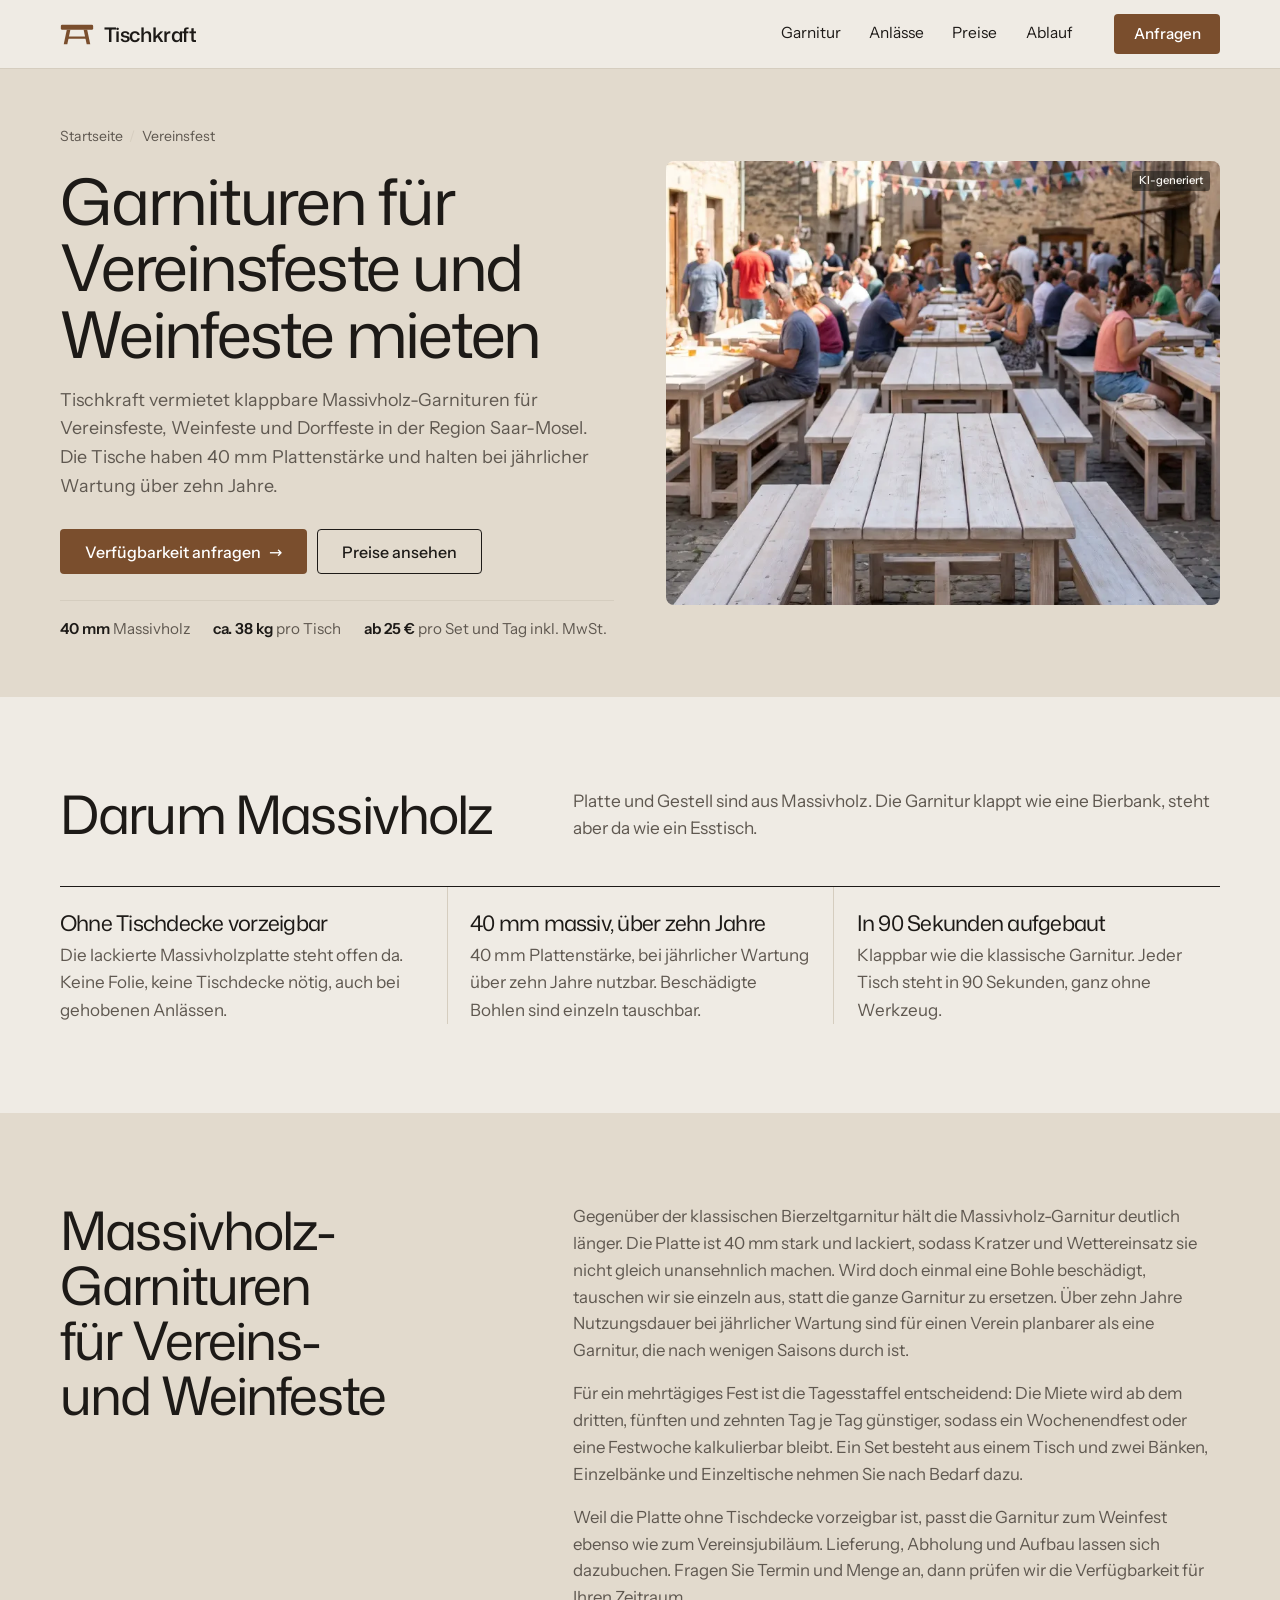
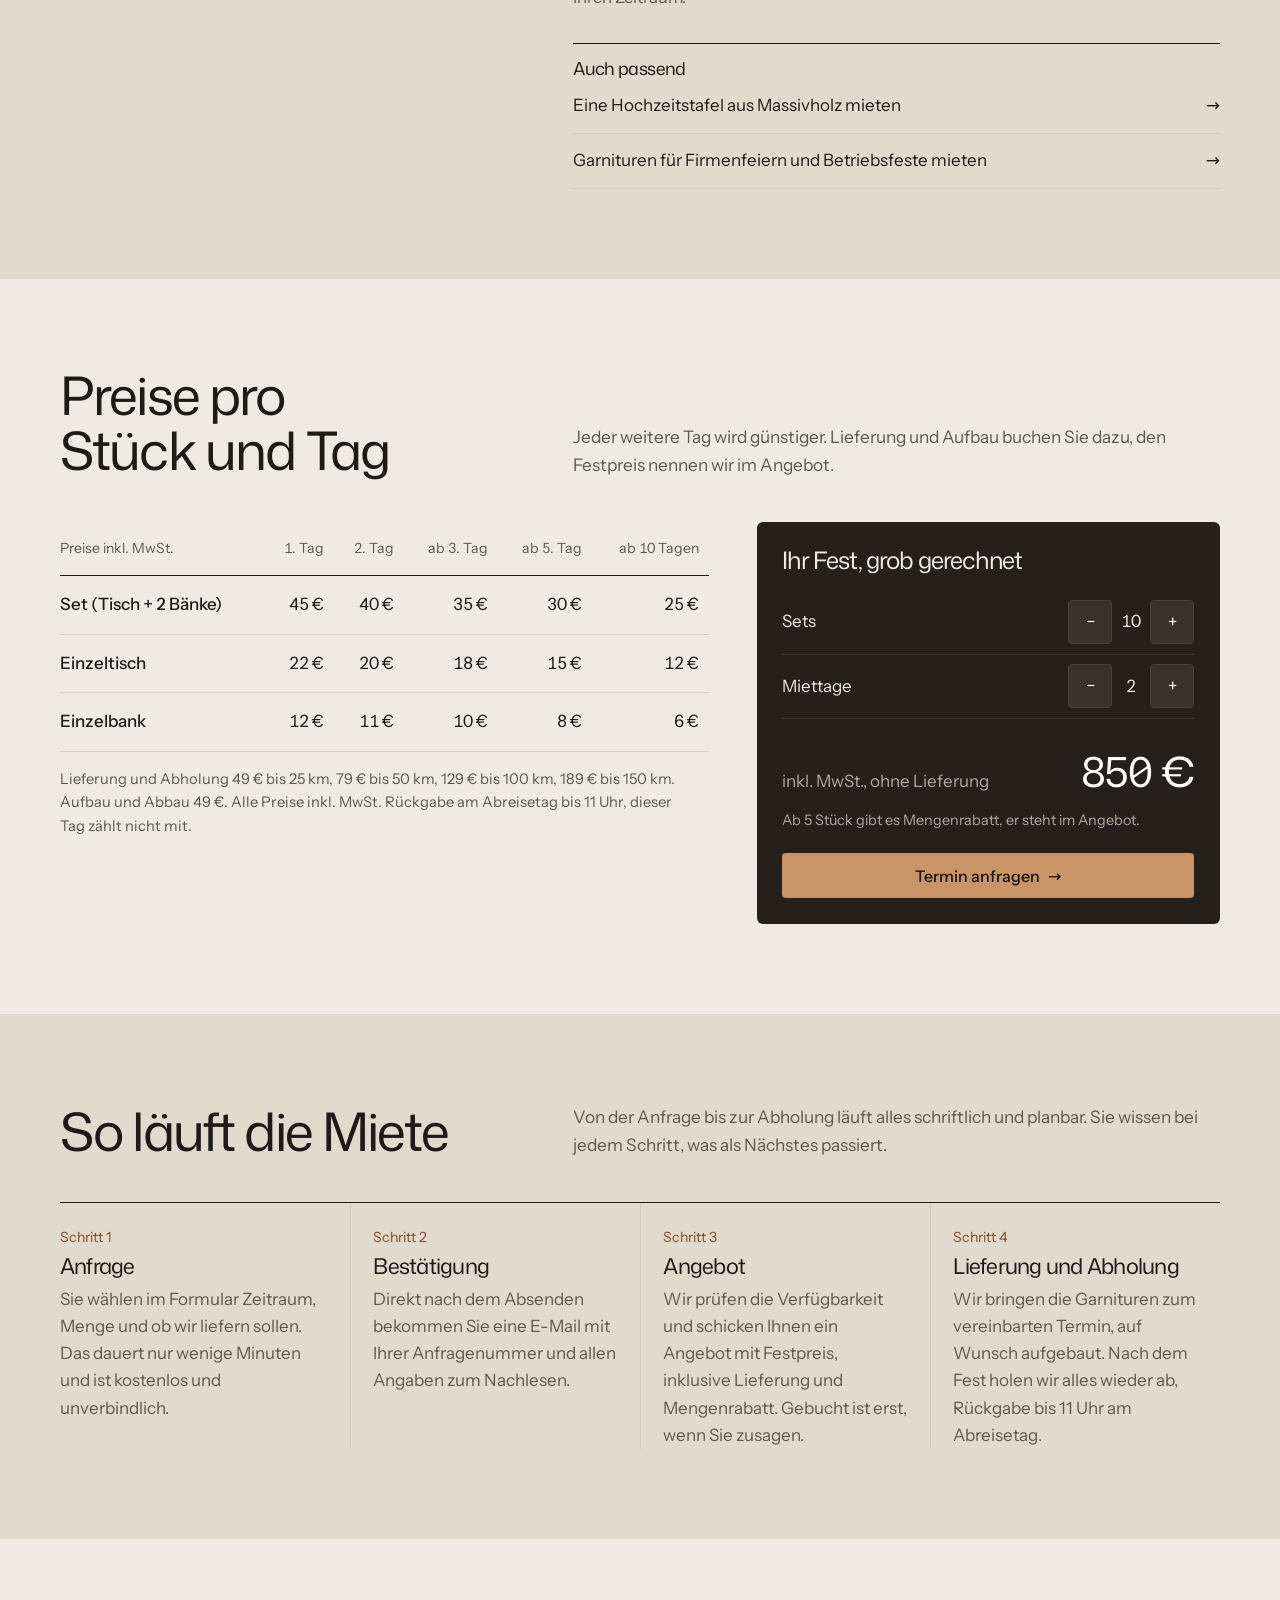
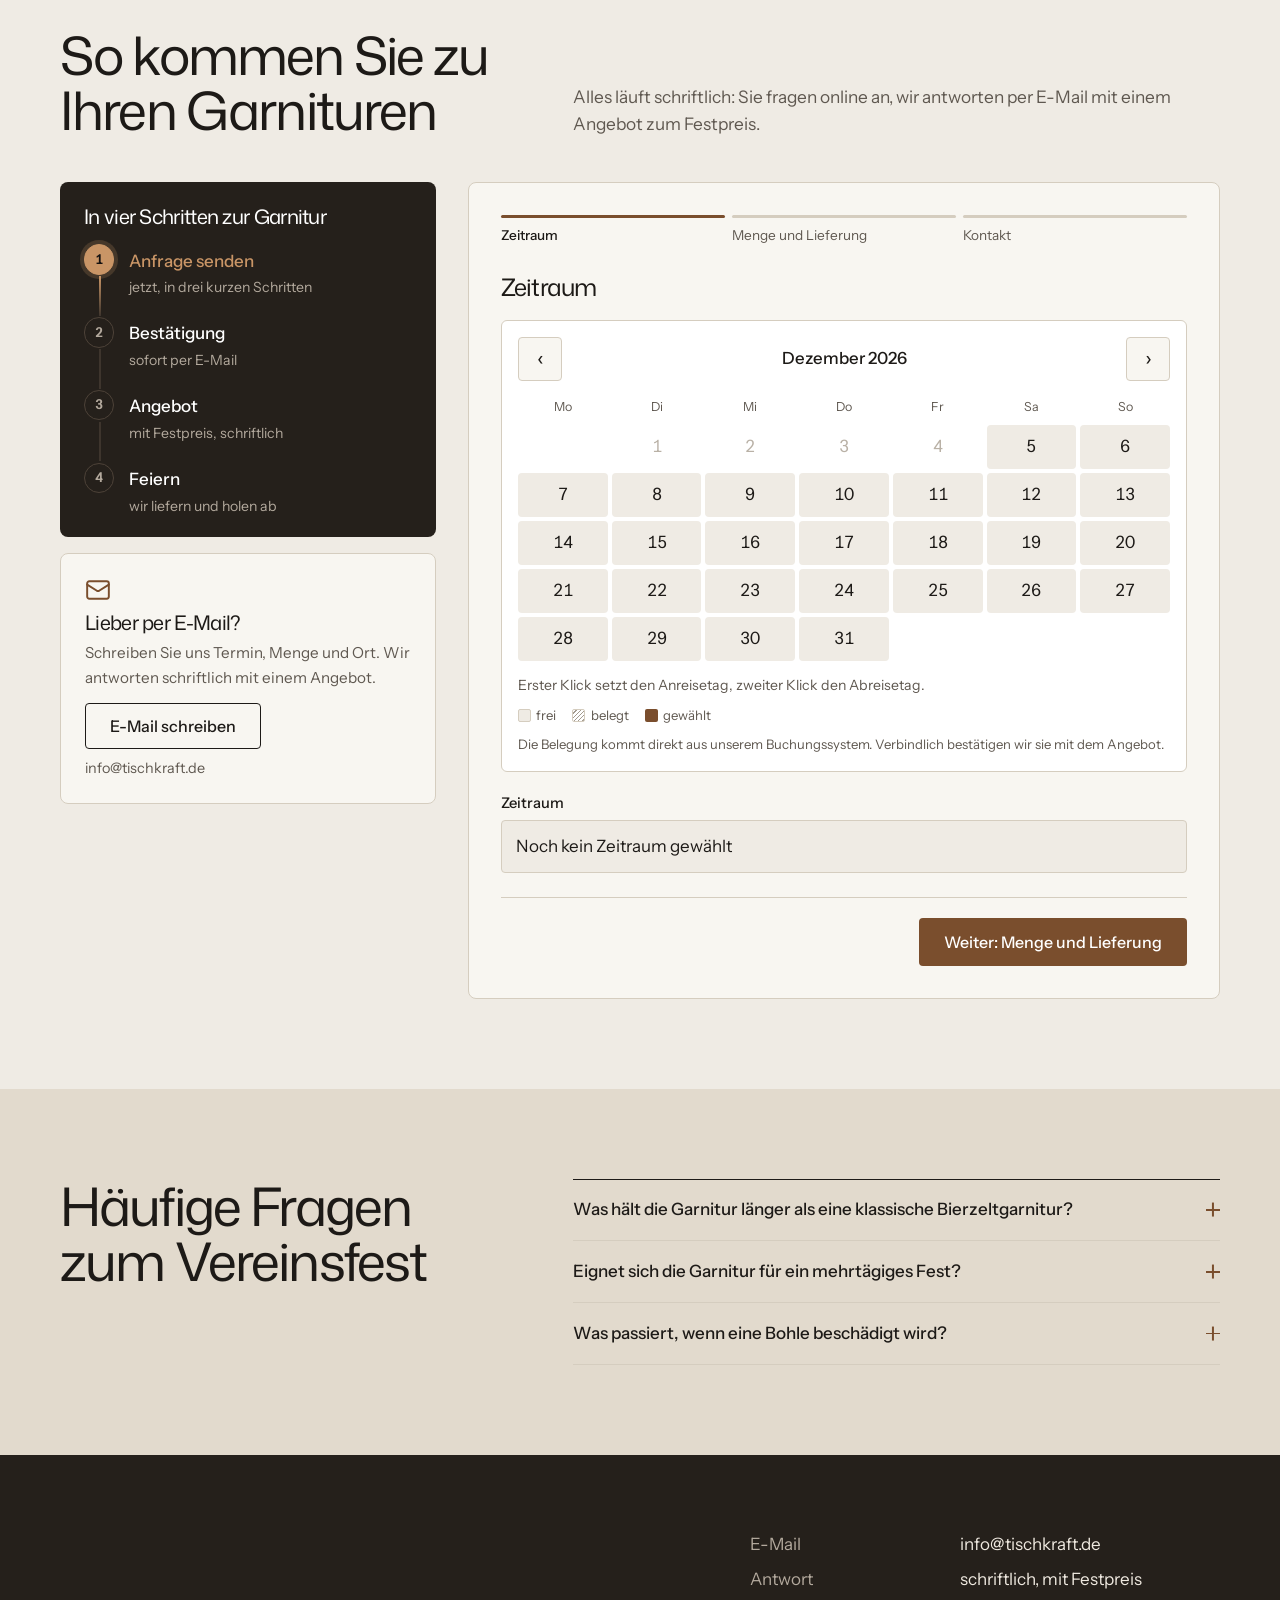
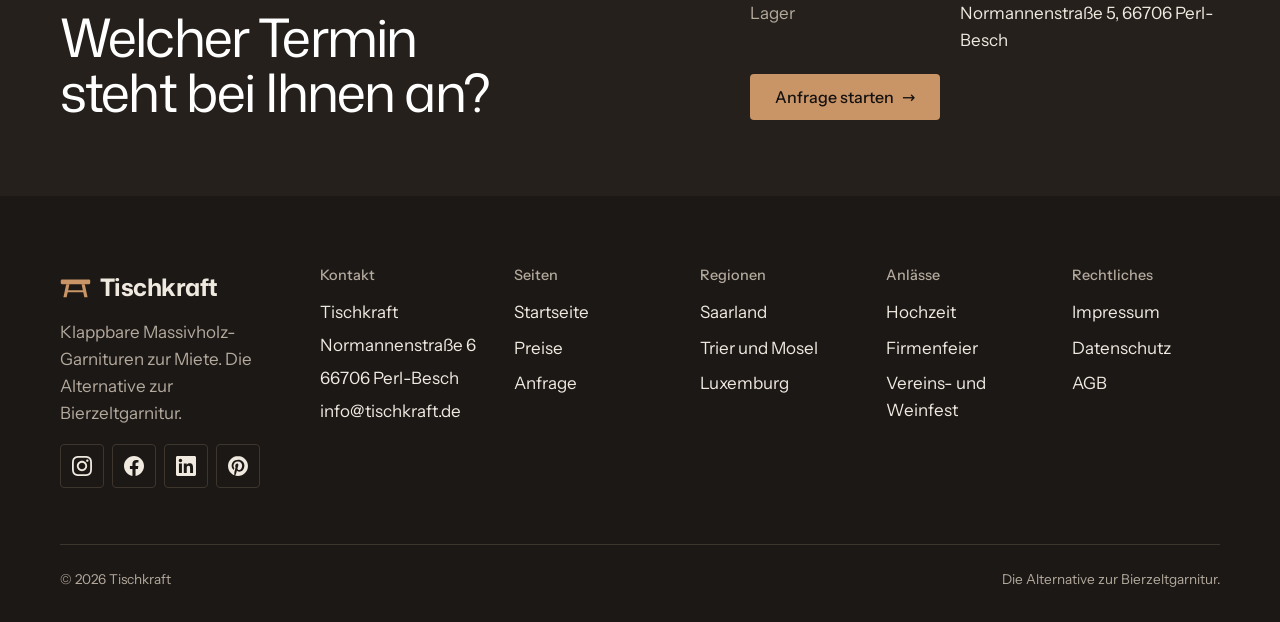
<file: vereinsfest/index.html>
<!DOCTYPE html><html lang="de" data-astro-cid-5hce7sga> <head><meta charset="utf-8"><meta name="viewport" content="width=device-width, initial-scale=1"><title>Garnituren für Vereinsfeste mieten | Tischkraft</title><meta name="description" content="Massivholz-Garnituren für Vereinsfeste, Weinfeste und Dorffeste. Höhere Standzeit als die klassische Bierzeltgarnitur, Bohlen einzeln tauschbar."><link rel="canonical" href="https://tischkraft.de/vereinsfest/"><meta property="og:type" content="website"><meta property="og:locale" content="de_DE"><meta property="og:site_name" content="Tischkraft"><meta property="og:title" content="Garnituren für Vereinsfeste mieten | Tischkraft"><meta property="og:description" content="Massivholz-Garnituren für Vereinsfeste, Weinfeste und Dorffeste. Höhere Standzeit als die klassische Bierzeltgarnitur, Bohlen einzeln tauschbar."><meta property="og:url" content="https://tischkraft.de/vereinsfest/"><meta property="og:image" content="https://tischkraft.de/share.jpg"><meta property="og:image:alt" content="Tischkraft-Garnitur aus Massivholz: Tisch mit zwei Bänken"><meta name="twitter:card" content="summary_large_image"><meta name="twitter:title" content="Garnituren für Vereinsfeste mieten | Tischkraft"><meta name="twitter:description" content="Massivholz-Garnituren für Vereinsfeste, Weinfeste und Dorffeste. Höhere Standzeit als die klassische Bierzeltgarnitur, Bohlen einzeln tauschbar."><meta name="twitter:image" content="https://tischkraft.de/share.jpg"><meta name="theme-color" content="#25201b"><link rel="icon" href="/favicon.svg" type="image/svg+xml"><link rel="icon" href="/favicon-48.png" sizes="48x48" type="image/png"><link rel="apple-touch-icon" href="/apple-touch-icon.png"><link rel="manifest" href="/site.webmanifest"><link rel="sitemap" href="/sitemap-index.xml"><script type="application/ld+json">{"@context":"https://schema.org","@graph":[{"@type":"LocalBusiness","@id":"https://tischkraft.de/#organization","name":"Tischkraft","description":"Vermietung klappbarer Massivholz-Garnituren (Tisch und zwei Bänke) aus eigener Schreinerei in Perl, mit Lieferung ins Saarland, nach Trier und nach Luxemburg. Die Alternative zur Bierzeltgarnitur.","url":"https://tischkraft.de","logo":"https://tischkraft.de/icon-512.png","image":"https://tischkraft.de/share.jpg","email":"info@tischkraft.de","contactPoint":{"@type":"ContactPoint","contactType":"customer service","email":"info@tischkraft.de","availableLanguage":["de"]},"priceRange":"6–45 € pro Stück und Tag inkl. MwSt.","sameAs":["https://www.instagram.com/tischkraft/","https://www.facebook.com/people/Tischkraft/61568313991481/","https://www.linkedin.com/company/105006661/","https://de.pinterest.com/tischkraft/"],"address":{"@type":"PostalAddress","streetAddress":"Normannenstraße 6","postalCode":"66706","addressLocality":"Perl-Besch","addressRegion":"Saarland","addressCountry":"DE"},"areaServed":[{"@type":"State","name":"Saarland"},{"@type":"State","name":"Rheinland-Pfalz"},{"@type":"Country","name":"Luxemburg"}]},{"@type":"WebSite","@id":"https://tischkraft.de/#website","url":"https://tischkraft.de","name":"Tischkraft","inLanguage":"de-DE","publisher":{"@id":"https://tischkraft.de/#organization"}},{"@type":"WebPage","@id":"https://tischkraft.de/vereinsfest/#webpage","url":"https://tischkraft.de/vereinsfest/","name":"Garnituren für Vereinsfeste mieten | Tischkraft","description":"Massivholz-Garnituren für Vereinsfeste, Weinfeste und Dorffeste. Höhere Standzeit als die klassische Bierzeltgarnitur, Bohlen einzeln tauschbar.","inLanguage":"de-DE","isPartOf":{"@id":"https://tischkraft.de/#website"},"about":{"@id":"https://tischkraft.de/#organization"},"primaryImageOfPage":{"@type":"ImageObject","url":"https://tischkraft.de/share.jpg"}},{"@type":"Service","name":"Garnituren für Vereinsfeste und Weinfeste mieten","description":"Massivholz-Garnituren für Vereinsfeste, Weinfeste und Dorffeste. Höhere Standzeit als die klassische Bierzeltgarnitur, Bohlen einzeln tauschbar.","serviceType":"Vermietung von Massivholz-Garnituren","provider":{"@id":"https://tischkraft.de/#organization"},"url":"https://tischkraft.de/vereinsfest/","areaServed":[{"@type":"State","name":"Saarland"},{"@type":"State","name":"Rheinland-Pfalz"}]},{"@type":"FAQPage","mainEntity":[{"@type":"Question","name":"Was hält die Garnitur länger als eine klassische Bierzeltgarnitur?","acceptedAnswer":{"@type":"Answer","text":"Die Platte ist 40 mm Massivholz, lackiert, und einzelne Bohlen sind tauschbar. Bei jährlicher Wartung ist die Garnitur über zehn Jahre nutzbar."}},{"@type":"Question","name":"Eignet sich die Garnitur für ein mehrtägiges Fest?","acceptedAnswer":{"@type":"Answer","text":"Die Tagesstaffel wird ab dem dritten, fünften und zehnten Miettag je Tag günstiger. Ein Wochenendfest oder eine Festwoche bleibt dadurch kalkulierbar."}},{"@type":"Question","name":"Was passiert, wenn eine Bohle beschädigt wird?","acceptedAnswer":{"@type":"Answer","text":"Ein Schaden kostet ein Bauteil, keine neue Garnitur. Beschädigte Bohlen werden einzeln getauscht."}}]},{"@type":"BreadcrumbList","itemListElement":[{"@type":"ListItem","position":1,"name":"Startseite","item":"https://tischkraft.de/"},{"@type":"ListItem","position":2,"name":"Vereinsfest","item":"https://tischkraft.de/vereinsfest/"}]}]}</script><link rel="stylesheet" href="/_astro/firmenfeier.B2t3z-JE.css">
<style>.phero[data-astro-cid-7bavruds]{background:var(--tk-sand);padding-block:clamp(2rem,4.5vw,3.5rem)}.phero-grid[data-astro-cid-7bavruds]{display:grid;grid-template-columns:6fr 6fr;gap:clamp(1.5rem,4vw,3.5rem);align-items:center}.crumbs[data-astro-cid-7bavruds] ol[data-astro-cid-7bavruds]{list-style:none;display:flex;flex-wrap:wrap;gap:.4rem;margin:0 0 1.2rem;padding:0;font-size:.88rem;color:var(--tk-ink-soft)}.crumbs[data-astro-cid-7bavruds] li[data-astro-cid-7bavruds]+li[data-astro-cid-7bavruds]:before{content:"/";margin-right:.4rem;color:var(--tk-line)}.crumbs[data-astro-cid-7bavruds] a[data-astro-cid-7bavruds]{color:inherit;text-underline-offset:3px}.phero[data-astro-cid-7bavruds] h1[data-astro-cid-7bavruds]{font-size:clamp(2.3rem,5vw,4.2rem)}.phero-lead[data-astro-cid-7bavruds]{margin-top:1.2rem;font-size:1.12rem;color:var(--tk-ink-soft);max-width:46ch}.phero-ctas[data-astro-cid-7bavruds]{display:flex;gap:.6rem;flex-wrap:wrap;margin-top:1.8rem}.phero-facts[data-astro-cid-7bavruds]{list-style:none;display:flex;flex-wrap:wrap;gap:.4rem 1.4rem;margin:1.6rem 0 0;padding:1rem 0 0;border-top:1px solid var(--tk-line);font-size:.95rem;color:var(--tk-ink-soft)}.phero-facts[data-astro-cid-7bavruds] b[data-astro-cid-7bavruds]{color:var(--tk-ink);font-weight:600}.phero-pic[data-astro-cid-7bavruds]{border-radius:var(--tk-radius-lg);aspect-ratio:5 / 4;background:var(--tk-placeholder)}.phero-pic[data-astro-cid-7bavruds] img{width:100%;height:100%;object-fit:cover;display:block}@media(max-width:860px){.phero-grid[data-astro-cid-7bavruds]{grid-template-columns:1fr}.phero-pic[data-astro-cid-7bavruds]{order:-1;aspect-ratio:16 / 10}}@media(max-width:540px){.phero-ctas[data-astro-cid-7bavruds] .btn[data-astro-cid-7bavruds]{flex:1 1 100%}}
</style>
<link rel="stylesheet" href="/_astro/firmenfeier.CvhXvL6-.css">
<style>.prose[data-astro-cid-ogf5ymiv] p[data-astro-cid-ogf5ymiv]{color:var(--tk-ink-soft);font-size:1.05rem;max-width:65ch}.prose[data-astro-cid-ogf5ymiv] p[data-astro-cid-ogf5ymiv]+p[data-astro-cid-ogf5ymiv]{margin-top:1rem}.prose[data-astro-cid-ogf5ymiv] h3[data-astro-cid-ogf5ymiv]{font-size:1.1rem;margin-top:2rem;padding-top:1rem;border-top:1px solid var(--tk-ink)}
</style></head> <body data-astro-cid-5hce7sga> <a class="skip-link" href="#inhalt" data-astro-cid-5hce7sga>Zum Inhalt springen</a> <header class="header" data-astro-cid-3ef6ksr2> <div class="bar" data-astro-cid-3ef6ksr2> <a class="brand" href="/" aria-label="Tischkraft – zur Startseite" data-astro-cid-3ef6ksr2> <svg class="tk-mark brand-mark" viewBox="0 0 40 28" height="24" width="34" aria-hidden="true" fill="currentColor"> <rect x="1" y="3" width="38" height="6" rx="1.5"></rect> <path d="M8 9h4.2l-3.6 17H4.4z"></path> <path d="M27.8 9H32l3.6 17h-4.2z"></path> <rect x="7.5" y="17" width="25" height="2.6" rx="1"></rect> </svg> <span class="brand-name" data-astro-cid-3ef6ksr2>Tischkraft</span> </a> <nav class="nav" aria-label="Hauptnavigation" data-astro-cid-3ef6ksr2> <a class="nav-link" href="/#garnitur" data-astro-cid-3ef6ksr2>Garnitur</a><a class="nav-link" href="/#anlaesse" data-astro-cid-3ef6ksr2>Anlässe</a><a class="nav-link" href="#preise" data-astro-cid-3ef6ksr2>Preise</a><a class="nav-link" href="#ablauf" data-astro-cid-3ef6ksr2>Ablauf</a> </nav> <a class="btn btn-primary nav-cta" href="#anfrage" data-astro-cid-3ef6ksr2>Anfragen</a> <button class="menu-btn" type="button" aria-expanded="false" aria-controls="menu-mobil" data-menu data-astro-cid-3ef6ksr2> <span class="menu-ic" aria-hidden="true" data-astro-cid-3ef6ksr2><span data-astro-cid-3ef6ksr2></span><span data-astro-cid-3ef6ksr2></span><span data-astro-cid-3ef6ksr2></span></span> <span class="sr-only" data-astro-cid-3ef6ksr2>Menü</span> </button> </div> <nav class="menu-mobil" id="menu-mobil" aria-label="Menü" hidden data-astro-cid-3ef6ksr2> <a href="/#garnitur" data-astro-cid-3ef6ksr2>Garnitur</a><a href="/#anlaesse" data-astro-cid-3ef6ksr2>Anlässe</a><a href="#preise" data-astro-cid-3ef6ksr2>Preise</a><a href="#ablauf" data-astro-cid-3ef6ksr2>Ablauf</a> </nav> </header> <script type="module">const d=document.querySelector("[data-menu]"),t=document.getElementById("menu-mobil");if(d&&t){const n=e=>{d.setAttribute("aria-expanded",String(e)),t.hidden=!e};d.addEventListener("click",()=>n(t.hidden)),t.querySelectorAll("a").forEach(e=>e.addEventListener("click",()=>n(!1))),document.addEventListener("keydown",e=>e.key==="Escape"&&n(!1))}</script>  <main id="inhalt" data-astro-cid-5hce7sga>  <section class="phero" data-astro-cid-7bavruds> <div class="wrap phero-grid" data-astro-cid-7bavruds> <div class="phero-text" data-astro-cid-7bavruds> <nav class="crumbs" aria-label="Brotkrumen" data-astro-cid-7bavruds> <ol data-astro-cid-7bavruds> <li data-astro-cid-7bavruds><a href="/" data-astro-cid-7bavruds>Startseite</a></li><li data-astro-cid-7bavruds><span aria-current="page" data-astro-cid-7bavruds>Vereinsfest</span></li> </ol> </nav> <h1 data-astro-cid-7bavruds>Garnituren für Vereinsfeste und Weinfeste mieten</h1> <p class="phero-lead" data-astro-cid-7bavruds>Tischkraft vermietet klappbare Massivholz-Garnituren für Vereinsfeste, Weinfeste und Dorffeste in der Region Saar-Mosel. Die Tische haben 40 mm Plattenstärke und halten bei jährlicher Wartung über zehn Jahre.</p> <div class="phero-ctas" data-astro-cid-7bavruds> <a class="btn btn-primary" href="#anfrage" data-astro-cid-7bavruds>Verfügbarkeit anfragen <span class="arr" aria-hidden="true" data-astro-cid-7bavruds>→</span></a> <a class="btn btn-line" href="#preise" data-astro-cid-7bavruds>Preise ansehen</a> </div> <ul class="phero-facts" data-astro-cid-7bavruds> <li data-astro-cid-7bavruds><b data-astro-cid-7bavruds>40 mm</b> Massivholz</li><li data-astro-cid-7bavruds><b data-astro-cid-7bavruds>ca. 38 kg</b> pro Tisch</li><li data-astro-cid-7bavruds><b data-astro-cid-7bavruds>ab 25 €</b> pro Set und Tag inkl. MwSt.</li> </ul> </div> <div class="phero-pic zoomwrap" data-ki="KI-generiert" data-astro-cid-7bavruds> <img src="/_astro/anlass-vereinsfest.BqxbCfbw_1GfrBN.webp" srcset="/_astro/anlass-vereinsfest.BqxbCfbw_Z2epDcE.webp 480w, /_astro/anlass-vereinsfest.BqxbCfbw_Z6c207.webp 800w, /_astro/anlass-vereinsfest.BqxbCfbw_1yvk5c.webp 1200w, /_astro/anlass-vereinsfest.BqxbCfbw_ZyFQKQ.webp 1600w" alt="Holztische und Bänke bei einem Dorf- und Vereinsfest" sizes="(max-width: 860px) 100vw, 620px" style="object-position:50% 70%" loading="eager" fetchpriority="high" decoding="async" width="1856" height="2304" class="zoom"> </div> </div> </section>  <section class="blk" data-astro-cid-ogf5ymiv> <div class="wrap" data-astro-cid-ogf5ymiv> <div class="blk-head" data-astro-cid-ogf5ymiv><h2 data-astro-cid-ogf5ymiv>Darum Massivholz</h2><p data-astro-cid-ogf5ymiv>Platte und Gestell sind aus Massivholz. Die Garnitur klappt wie eine Bierbank, steht aber da wie ein Esstisch.</p></div> <div class="ruled" style="--cols:3" data-astro-cid-ogf5ymiv> <div data-astro-cid-ogf5ymiv><h3 data-astro-cid-ogf5ymiv>Ohne Tischdecke vorzeigbar</h3><p data-astro-cid-ogf5ymiv>Die lackierte Massivholzplatte steht offen da. Keine Folie, keine Tischdecke nötig, auch bei gehobenen Anlässen.</p></div><div data-astro-cid-ogf5ymiv><h3 data-astro-cid-ogf5ymiv>40 mm massiv, über zehn Jahre</h3><p data-astro-cid-ogf5ymiv>40 mm Plattenstärke, bei jährlicher Wartung über zehn Jahre nutzbar. Beschädigte Bohlen sind einzeln tauschbar.</p></div><div data-astro-cid-ogf5ymiv><h3 data-astro-cid-ogf5ymiv>In 90 Sekunden aufgebaut</h3><p data-astro-cid-ogf5ymiv>Klappbar wie die klassische Garnitur. Jeder Tisch steht in 90 Sekunden, ganz ohne Werkzeug.</p></div> </div> </div> </section> <section class="blk blk-sand" data-astro-cid-ogf5ymiv> <div class="wrap blk-split" data-astro-cid-ogf5ymiv> <h2 data-astro-cid-ogf5ymiv>Massivholz-Garnituren für Vereins- und Weinfeste</h2> <div class="prose" data-astro-cid-ogf5ymiv> <p data-astro-cid-ogf5ymiv>Gegenüber der klassischen Bierzeltgarnitur hält die Massivholz-Garnitur deutlich länger. Die Platte ist 40 mm stark und lackiert, sodass Kratzer und Wettereinsatz sie nicht gleich unansehnlich machen. Wird doch einmal eine Bohle beschädigt, tauschen wir sie einzeln aus, statt die ganze Garnitur zu ersetzen. Über zehn Jahre Nutzungsdauer bei jährlicher Wartung sind für einen Verein planbarer als eine Garnitur, die nach wenigen Saisons durch ist.</p><p data-astro-cid-ogf5ymiv>Für ein mehrtägiges Fest ist die Tagesstaffel entscheidend: Die Miete wird ab dem dritten, fünften und zehnten Tag je Tag günstiger, sodass ein Wochenendfest oder eine Festwoche kalkulierbar bleibt. Ein Set besteht aus einem Tisch und zwei Bänken, Einzelbänke und Einzeltische nehmen Sie nach Bedarf dazu.</p><p data-astro-cid-ogf5ymiv>Weil die Platte ohne Tischdecke vorzeigbar ist, passt die Garnitur zum Weinfest ebenso wie zum Vereinsjubiläum. Lieferung, Abholung und Aufbau lassen sich dazubuchen. Fragen Sie Termin und Menge an, dann prüfen wir die Verfügbarkeit für Ihren Zeitraum.</p> <h3 data-astro-cid-ogf5ymiv>Auch passend</h3> <ul class="link-list" data-astro-cid-ogf5ymiv> <li data-astro-cid-ogf5ymiv><a href="/hochzeit/" data-astro-cid-ogf5ymiv>Eine Hochzeitstafel aus Massivholz mieten<span aria-hidden="true" data-astro-cid-ogf5ymiv>→</span></a></li><li data-astro-cid-ogf5ymiv><a href="/firmenfeier/" data-astro-cid-ogf5ymiv>Garnituren für Firmenfeiern und Betriebsfeste mieten<span aria-hidden="true" data-astro-cid-ogf5ymiv>→</span></a></li> </ul> </div> </div> </section> <section id="preise" class="blk" data-astro-cid-6366rumt> <div class="wrap" data-astro-cid-6366rumt> <div class="blk-head" data-astro-cid-6366rumt><h2 data-astro-cid-6366rumt>Preise pro Stück und Tag</h2><p data-astro-cid-6366rumt>Jeder weitere Tag wird günstiger. Lieferung und Aufbau buchen Sie dazu, den Festpreis nennen wir im Angebot.</p></div> <div class="price" data-astro-cid-6366rumt> <div data-astro-cid-6366rumt> <div class="tbl" data-astro-cid-6366rumt> <table data-astro-cid-6366rumt> <caption class="sr-only" data-astro-cid-6366rumt>Preise pro Stück und Tag</caption> <thead data-astro-cid-6366rumt><tr data-astro-cid-6366rumt><th scope="col" data-astro-cid-6366rumt><span class="lang" data-astro-cid-6366rumt>Preise inkl. MwSt.</span><span class="kurz" data-astro-cid-6366rumt>inkl. MwSt.</span></th><th scope="col" data-astro-cid-6366rumt><span class="lang" data-astro-cid-6366rumt>1. Tag</span><span class="kurz" data-astro-cid-6366rumt>1. Tag</span></th><th scope="col" data-astro-cid-6366rumt><span class="lang" data-astro-cid-6366rumt>2. Tag</span><span class="kurz" data-astro-cid-6366rumt>2. Tag</span></th><th scope="col" data-astro-cid-6366rumt><span class="lang" data-astro-cid-6366rumt>ab 3. Tag</span><span class="kurz" data-astro-cid-6366rumt>ab 3.</span></th><th scope="col" data-astro-cid-6366rumt><span class="lang" data-astro-cid-6366rumt>ab 5. Tag</span><span class="kurz" data-astro-cid-6366rumt>ab 5.</span></th><th scope="col" data-astro-cid-6366rumt><span class="lang" data-astro-cid-6366rumt>ab 10 Tagen</span><span class="kurz" data-astro-cid-6366rumt>ab 10.</span></th></tr></thead> <tbody data-astro-cid-6366rumt> <tr data-astro-cid-6366rumt><th scope="row" data-astro-cid-6366rumt><span class="lang" data-astro-cid-6366rumt>Set (Tisch + 2 Bänke)</span><span class="kurz" data-astro-cid-6366rumt>Set</span></th><td data-astro-cid-6366rumt>45 €</td><td data-astro-cid-6366rumt>40 €</td><td data-astro-cid-6366rumt>35 €</td><td data-astro-cid-6366rumt>30 €</td><td data-astro-cid-6366rumt>25 €</td></tr><tr data-astro-cid-6366rumt><th scope="row" data-astro-cid-6366rumt><span class="lang" data-astro-cid-6366rumt>Einzeltisch</span><span class="kurz" data-astro-cid-6366rumt>Tisch</span></th><td data-astro-cid-6366rumt>22 €</td><td data-astro-cid-6366rumt>20 €</td><td data-astro-cid-6366rumt>18 €</td><td data-astro-cid-6366rumt>15 €</td><td data-astro-cid-6366rumt>12 €</td></tr><tr data-astro-cid-6366rumt><th scope="row" data-astro-cid-6366rumt><span class="lang" data-astro-cid-6366rumt>Einzelbank</span><span class="kurz" data-astro-cid-6366rumt>Bank</span></th><td data-astro-cid-6366rumt>12 €</td><td data-astro-cid-6366rumt>11 €</td><td data-astro-cid-6366rumt>10 €</td><td data-astro-cid-6366rumt>8 €</td><td data-astro-cid-6366rumt>6 €</td></tr> </tbody> </table> </div> <p class="fine" data-astro-cid-6366rumt>Lieferung und Abholung 49 € bis 25 km, 79 € bis 50 km, 129 € bis 100 km, 189 € bis 150 km. Aufbau und Abbau 49 €. Alle Preise inkl. MwSt. Rückgabe am Abreisetag bis 11 Uhr, dieser Tag zählt nicht mit.</p> </div> <div class="calc" data-rechner data-rates="[45,40,35,30,25]" data-sets="10" data-tage="2" data-astro-cid-6366rumt> <h3 data-astro-cid-6366rumt>Ihr Fest, grob gerechnet</h3> <div class="calc-row" data-astro-cid-6366rumt><span id="lbl-sets" data-astro-cid-6366rumt>Sets</span> <span class="step" data-astro-cid-6366rumt><button type="button" data-k="set" data-d="-1" aria-label="Sets weniger" data-astro-cid-6366rumt>−</button><output data-o="set" aria-labelledby="lbl-sets" data-astro-cid-6366rumt>10</output><button type="button" data-k="set" data-d="1" aria-label="Sets mehr" data-astro-cid-6366rumt>+</button></span></div> <div class="calc-row" data-astro-cid-6366rumt><span id="lbl-tage" data-astro-cid-6366rumt>Miettage</span> <span class="step" data-astro-cid-6366rumt><button type="button" data-k="tage" data-d="-1" aria-label="Miettage weniger" data-astro-cid-6366rumt>−</button><output data-o="tage" aria-labelledby="lbl-tage" data-astro-cid-6366rumt>2</output><button type="button" data-k="tage" data-d="1" aria-label="Miettage mehr" data-astro-cid-6366rumt>+</button></span></div> <div class="calc-sum" data-astro-cid-6366rumt><span data-astro-cid-6366rumt>inkl. MwSt., ohne Lieferung</span><b data-o="sum" aria-live="polite" data-astro-cid-6366rumt>850 €</b></div> <p class="calc-fine" data-astro-cid-6366rumt>Ab 5 Stück gibt es Mengenrabatt, er steht im Angebot.</p> <a class="btn btn-hi calc-btn" href="#anfrage" data-astro-cid-6366rumt>Termin anfragen <span class="arr" aria-hidden="true" data-astro-cid-6366rumt>→</span></a> </div> </div> </div> </section> <script type="module" src="/_astro/PreisBlock.astro_astro_type_script_index_0_lang._vf2Koi_.js"></script>  <section id="ablauf" class="blk blk-sand" data-astro-cid-klvwrq4m> <div class="wrap" data-astro-cid-klvwrq4m> <div class="blk-head" data-astro-cid-klvwrq4m><h2 data-astro-cid-klvwrq4m>So läuft die Miete</h2><p data-astro-cid-klvwrq4m>Von der Anfrage bis zur Abholung läuft alles schriftlich und planbar. Sie wissen bei jedem Schritt, was als Nächstes passiert.</p></div> <ol class="ruled" data-astro-cid-klvwrq4m> <li data-astro-cid-klvwrq4m><small data-astro-cid-klvwrq4m>Schritt 1</small><h3 data-astro-cid-klvwrq4m>Anfrage</h3><p data-astro-cid-klvwrq4m>Sie wählen im Formular Zeitraum, Menge und ob wir liefern sollen. Das dauert nur wenige Minuten und ist kostenlos und unverbindlich.</p></li><li data-astro-cid-klvwrq4m><small data-astro-cid-klvwrq4m>Schritt 2</small><h3 data-astro-cid-klvwrq4m>Bestätigung</h3><p data-astro-cid-klvwrq4m>Direkt nach dem Absenden bekommen Sie eine E-Mail mit Ihrer Anfragenummer und allen Angaben zum Nachlesen.</p></li><li data-astro-cid-klvwrq4m><small data-astro-cid-klvwrq4m>Schritt 3</small><h3 data-astro-cid-klvwrq4m>Angebot</h3><p data-astro-cid-klvwrq4m>Wir prüfen die Verfügbarkeit und schicken Ihnen ein Angebot mit Festpreis, inklusive Lieferung und Mengenrabatt. Gebucht ist erst, wenn Sie zusagen.</p></li><li data-astro-cid-klvwrq4m><small data-astro-cid-klvwrq4m>Schritt 4</small><h3 data-astro-cid-klvwrq4m>Lieferung und Abholung</h3><p data-astro-cid-klvwrq4m>Wir bringen die Garnituren zum vereinbarten Termin, auf Wunsch aufgebaut. Nach dem Fest holen wir alles wieder ab, Rückgabe bis 11 Uhr am Abreisetag.</p></li> </ol> </div> </section>  <section id="anfrage" class="blk" data-astro-cid-z6ic5kke> <div class="wrap" data-astro-cid-z6ic5kke> <div class="blk-head" data-astro-cid-z6ic5kke><h2 data-astro-cid-z6ic5kke>So kommen Sie zu Ihren Garnituren</h2><p data-astro-cid-z6ic5kke>Alles läuft schriftlich: Sie fragen online an, wir antworten per E-Mail mit einem Angebot zum Festpreis.</p></div> <div class="grid" data-astro-cid-z6ic5kke> <aside class="seite" data-astro-cid-z6ic5kke> <div class="weg" data-astro-cid-z6ic5kke> <h3 data-astro-cid-z6ic5kke>In vier Schritten zur Garnitur</h3> <ol data-astro-cid-z6ic5kke> <li class="jetzt" data-astro-cid-z6ic5kke> <span class="nr" aria-hidden="true" data-astro-cid-z6ic5kke>1</span> <span class="txt" data-astro-cid-z6ic5kke><b data-astro-cid-z6ic5kke>Anfrage senden</b><small data-astro-cid-z6ic5kke>jetzt, in drei kurzen Schritten</small></span> </li><li data-astro-cid-z6ic5kke> <span class="nr" aria-hidden="true" data-astro-cid-z6ic5kke>2</span> <span class="txt" data-astro-cid-z6ic5kke><b data-astro-cid-z6ic5kke>Bestätigung</b><small data-astro-cid-z6ic5kke>sofort per E-Mail</small></span> </li><li data-astro-cid-z6ic5kke> <span class="nr" aria-hidden="true" data-astro-cid-z6ic5kke>3</span> <span class="txt" data-astro-cid-z6ic5kke><b data-astro-cid-z6ic5kke>Angebot</b><small data-astro-cid-z6ic5kke>mit Festpreis, schriftlich</small></span> </li><li data-astro-cid-z6ic5kke> <span class="nr" aria-hidden="true" data-astro-cid-z6ic5kke>4</span> <span class="txt" data-astro-cid-z6ic5kke><b data-astro-cid-z6ic5kke>Feiern</b><small data-astro-cid-z6ic5kke>wir liefern und holen ab</small></span> </li> </ol> </div> <div class="mail" data-astro-cid-z6ic5kke> <svg class="mail-ico" viewBox="0 0 24 24" width="26" height="26" fill="none" stroke="currentColor" stroke-width="1.8" stroke-linecap="round" stroke-linejoin="round" aria-hidden="true" data-astro-cid-z6ic5kke><path d="m22 7l-8.991 5.727a2 2 0 0 1-2.009 0L2 7" data-astro-cid-z6ic5kke></path><rect width="20" height="16" x="2" y="4" rx="2" data-astro-cid-z6ic5kke></rect></svg> <h3 data-astro-cid-z6ic5kke>Lieber per E-Mail?</h3> <p data-astro-cid-z6ic5kke>Schreiben Sie uns Termin, Menge und Ort. Wir antworten schriftlich mit einem Angebot.</p> <a class="btn btn-line mail-btn" href="mailto:info@tischkraft.de" data-astro-cid-z6ic5kke>E-Mail schreiben</a> <span class="mail-adr" data-astro-cid-z6ic5kke>info@tischkraft.de</span> </div> </aside> <div class="mietform" id="mietform" data-astro-cid-rlzvurd2>  <ol class="stepbar" data-astro-cid-rlzvurd2> <li class="stepbar-item" data-stepbar="1" data-astro-cid-rlzvurd2> <span class="stepbar-num" data-astro-cid-rlzvurd2>1</span> <span class="stepbar-label" data-astro-cid-rlzvurd2>Zeitraum</span> </li><li class="stepbar-item" data-stepbar="2" data-astro-cid-rlzvurd2> <span class="stepbar-num" data-astro-cid-rlzvurd2>2</span> <span class="stepbar-label" data-astro-cid-rlzvurd2>Menge und Lieferung</span> </li><li class="stepbar-item" data-stepbar="3" data-astro-cid-rlzvurd2> <span class="stepbar-num" data-astro-cid-rlzvurd2>3</span> <span class="stepbar-label" data-astro-cid-rlzvurd2>Kontakt</span> </li> </ol> <form class="anfrage-form" data-form novalidate data-astro-cid-rlzvurd2> <p class="err-summary" data-err-summary role="alert" hidden data-astro-cid-rlzvurd2>Bitte prüfen Sie die markierten Felder.</p>  <div class="hp" aria-hidden="true" data-astro-cid-rlzvurd2> <label for="mf-hp" data-astro-cid-rlzvurd2>Website</label> <input type="text" id="mf-hp" name="hp_website" tabindex="-1" autocomplete="off" data-astro-cid-rlzvurd2> </div>  <section class="step" data-step="1" data-astro-cid-rlzvurd2> <h3 class="step-head" data-astro-cid-rlzvurd2>Zeitraum</h3> <div class="cal" aria-label="Zeitraum wählen" data-astro-cid-rlzvurd2> <div class="cal-top" data-astro-cid-rlzvurd2> <button type="button" class="cal-nav" data-nav="prev" aria-label="Voriger Monat" data-astro-cid-rlzvurd2> <span aria-hidden="true" data-astro-cid-rlzvurd2>‹</span> </button> <strong class="cal-title" data-cal-title aria-live="polite" data-astro-cid-rlzvurd2></strong> <button type="button" class="cal-nav" data-nav="next" aria-label="Nächster Monat" data-astro-cid-rlzvurd2> <span aria-hidden="true" data-astro-cid-rlzvurd2>›</span> </button> </div> <div class="cal-weekdays" aria-hidden="true" data-astro-cid-rlzvurd2> <span data-astro-cid-rlzvurd2>Mo</span><span data-astro-cid-rlzvurd2>Di</span><span data-astro-cid-rlzvurd2>Mi</span><span data-astro-cid-rlzvurd2>Do</span><span data-astro-cid-rlzvurd2>Fr</span><span data-astro-cid-rlzvurd2>Sa</span><span data-astro-cid-rlzvurd2>So</span> </div> <div class="cal-grid" data-cal-grid role="group" aria-label="Zeitraum wählen" data-astro-cid-rlzvurd2></div> <p class="cal-hint" data-astro-cid-rlzvurd2>Erster Klick setzt den Anreisetag, zweiter Klick den Abreisetag.</p> <ul class="cal-legend" data-astro-cid-rlzvurd2> <li data-astro-cid-rlzvurd2><span class="dot dot-free" data-astro-cid-rlzvurd2></span>frei</li> <li data-astro-cid-rlzvurd2><span class="dot dot-busy" data-astro-cid-rlzvurd2></span>belegt</li> <li data-astro-cid-rlzvurd2><span class="dot dot-sel" data-astro-cid-rlzvurd2></span>gewählt</li> </ul> <p class="cal-note" data-astro-cid-rlzvurd2>Die Belegung kommt direkt aus unserem Buchungssystem. Verbindlich bestätigen wir sie mit dem Angebot.</p> </div> <div class="selected-range" data-selected-range data-astro-cid-rlzvurd2> <span class="sr-label" data-astro-cid-rlzvurd2>Zeitraum</span> <span class="sr-value" data-range-text data-astro-cid-rlzvurd2>Noch kein Zeitraum gewählt</span> </div> <input type="hidden" name="von" data-von data-astro-cid-rlzvurd2> <input type="hidden" name="bis" data-bis data-astro-cid-rlzvurd2> </section>  <section class="step" data-step="2" hidden data-astro-cid-rlzvurd2> <h3 class="step-head" data-astro-cid-rlzvurd2>Menge und Lieferung</h3> <fieldset class="field menge" data-astro-cid-rlzvurd2> <legend data-astro-cid-rlzvurd2>Menge <span class="req" data-astro-cid-rlzvurd2>*</span></legend> <p class="menge-hint" data-astro-cid-rlzvurd2>Ein Set besteht aus einem Tisch und zwei Bänken. Einzelteile bei Bedarf zusätzlich.</p> <div class="menge-grid" data-astro-cid-rlzvurd2> <div class="menge-item" data-astro-cid-rlzvurd2> <label for="mf-sets" data-astro-cid-rlzvurd2>Sets (Tisch + 2 Bänke)</label> <input id="mf-sets" name="sets" type="number" min="0" inputmode="numeric" value="0" data-avail-key="holz-set" data-astro-cid-rlzvurd2> <span class="avail" data-avail="holz-set" data-astro-cid-rlzvurd2>Zeitraum wählen, dann sehen Sie die verfügbare Anzahl.</span> </div><div class="menge-item" data-astro-cid-rlzvurd2> <label for="mf-tische" data-astro-cid-rlzvurd2>Einzeltische</label> <input id="mf-tische" name="tische" type="number" min="0" inputmode="numeric" value="0" data-avail-key="holz-tisch" data-astro-cid-rlzvurd2> <span class="avail" data-avail="holz-tisch" data-astro-cid-rlzvurd2>Zeitraum wählen, dann sehen Sie die verfügbare Anzahl.</span> </div><div class="menge-item" data-astro-cid-rlzvurd2> <label for="mf-baenke" data-astro-cid-rlzvurd2>Einzelbänke</label> <input id="mf-baenke" name="baenke" type="number" min="0" inputmode="numeric" value="0" data-avail-key="holz-bank" data-astro-cid-rlzvurd2> <span class="avail" data-avail="holz-bank" data-astro-cid-rlzvurd2>Zeitraum wählen, dann sehen Sie die verfügbare Anzahl.</span> </div> </div> <span class="err err-menge" data-err-menge data-astro-cid-rlzvurd2></span> <p class="menge-kontakt" data-menge-kontakt hidden data-astro-cid-rlzvurd2> Mehr benötigt als aktuell verfügbar? <a href="mailto:info@tischkraft.de" data-astro-cid-rlzvurd2>Schreiben Sie uns</a> – wir prüfen, was für Ihren Termin möglich ist. </p> </fieldset> <fieldset class="field zusatz" data-astro-cid-rlzvurd2> <legend data-astro-cid-rlzvurd2>Zusatzleistungen</legend> <label class="check" data-astro-cid-rlzvurd2> <input type="checkbox" name="zusatz" value="Lieferung und Abholung" id="mf-zusatz-0" data-astro-cid-rlzvurd2> <span data-astro-cid-rlzvurd2>Lieferung und Abholung <span class="zusatz-preis" data-zusatz-key="Lieferung und Abholung" data-astro-cid-rlzvurd2>· ab 49 € inkl. MwSt.</span></span> </label><label class="check" data-astro-cid-rlzvurd2> <input type="checkbox" name="zusatz" value="Aufbau und Abbau vor Ort" id="mf-zusatz-1" data-astro-cid-rlzvurd2> <span data-astro-cid-rlzvurd2>Aufbau und Abbau vor Ort <span class="zusatz-preis" data-zusatz-key="Aufbau und Abbau vor Ort" data-astro-cid-rlzvurd2>· 49 € inkl. MwSt.</span></span> </label> <p class="zusatz-note" data-astro-cid-rlzvurd2>Aufbau und Abbau ist nur zusammen mit Lieferung buchbar.</p> </fieldset>  <fieldset class="field adr" data-lieferblock hidden data-astro-cid-rlzvurd2> <legend data-astro-cid-rlzvurd2>Lieferadresse</legend> <p class="adr-note" data-astro-cid-rlzvurd2>Wird für die Berechnung des Lieferpreises benötigt.</p> <div class="field" data-field="l-strasse" data-astro-cid-rlzvurd2> <label for="mf-l-strasse" data-astro-cid-rlzvurd2>Straße und Hausnummer <span class="req" data-astro-cid-rlzvurd2>*</span></label> <input id="mf-l-strasse" name="liefer_strasse" type="text" autocomplete="street-address" data-astro-cid-rlzvurd2> <span class="err" data-err data-astro-cid-rlzvurd2></span> </div> <div class="field-row" data-astro-cid-rlzvurd2> <div class="field field-plz" data-field="l-plz" data-astro-cid-rlzvurd2> <label for="mf-l-plz" data-astro-cid-rlzvurd2>PLZ <span class="req" data-astro-cid-rlzvurd2>*</span></label> <input id="mf-l-plz" name="liefer_plz" type="text" inputmode="numeric" autocomplete="postal-code" maxlength="5" data-astro-cid-rlzvurd2> <span class="err" data-err data-astro-cid-rlzvurd2></span> </div> <div class="field" data-field="l-ort" data-astro-cid-rlzvurd2> <label for="mf-l-ort" data-astro-cid-rlzvurd2>Ort <span class="req" data-astro-cid-rlzvurd2>*</span></label> <input id="mf-l-ort" name="liefer_ort" type="text" autocomplete="address-level2" data-astro-cid-rlzvurd2> <span class="err" data-err data-astro-cid-rlzvurd2></span> </div> </div> </fieldset> </section>  <section class="step" data-step="3" hidden data-astro-cid-rlzvurd2> <h3 class="step-head" data-astro-cid-rlzvurd2>Kontakt</h3> <div class="field" data-field="name" data-astro-cid-rlzvurd2> <label for="mf-name" data-astro-cid-rlzvurd2>Name <span class="req" data-astro-cid-rlzvurd2>*</span></label> <input id="mf-name" name="name" type="text" autocomplete="name" required data-astro-cid-rlzvurd2> <span class="err" data-err data-astro-cid-rlzvurd2></span> </div> <div class="field" data-field="email" data-astro-cid-rlzvurd2> <label for="mf-email" data-astro-cid-rlzvurd2>E-Mail <span class="req" data-astro-cid-rlzvurd2>*</span></label> <input id="mf-email" name="email" type="email" autocomplete="email" required data-astro-cid-rlzvurd2> <span class="err" data-err data-astro-cid-rlzvurd2></span> </div>  <div class="rechnungblock" data-astro-cid-rlzvurd2> <label class="check" data-rechnung-gleich-wrap hidden data-astro-cid-rlzvurd2> <input type="checkbox" name="rechnung_gleich" id="mf-rechnung-gleich" data-rechnung-gleich checked data-astro-cid-rlzvurd2> <span data-astro-cid-rlzvurd2>Rechnungsadresse entspricht der Lieferadresse</span> </label> <fieldset class="field adr" data-rechnungsadresse data-astro-cid-rlzvurd2> <legend data-astro-cid-rlzvurd2>Rechnungsadresse</legend> <div class="field" data-field="strasse" data-astro-cid-rlzvurd2> <label for="mf-strasse" data-astro-cid-rlzvurd2>Straße und Hausnummer <span class="req" data-astro-cid-rlzvurd2>*</span></label> <input id="mf-strasse" name="strasse" type="text" autocomplete="street-address" required data-astro-cid-rlzvurd2> <span class="err" data-err data-astro-cid-rlzvurd2></span> </div> <div class="field-row" data-astro-cid-rlzvurd2> <div class="field field-plz" data-field="plz" data-astro-cid-rlzvurd2> <label for="mf-plz" data-astro-cid-rlzvurd2>PLZ <span class="req" data-astro-cid-rlzvurd2>*</span></label> <input id="mf-plz" name="plz" type="text" inputmode="numeric" autocomplete="postal-code" maxlength="5" required data-astro-cid-rlzvurd2> <span class="err" data-err data-astro-cid-rlzvurd2></span> </div> <div class="field" data-field="ort" data-astro-cid-rlzvurd2> <label for="mf-ort" data-astro-cid-rlzvurd2>Ort <span class="req" data-astro-cid-rlzvurd2>*</span></label> <input id="mf-ort" name="ort" type="text" autocomplete="address-level2" required data-astro-cid-rlzvurd2> <span class="err" data-err data-astro-cid-rlzvurd2></span> </div> </div> </fieldset> </div> <div class="field" data-field="nachricht" data-astro-cid-rlzvurd2> <label for="mf-msg" data-astro-cid-rlzvurd2>Nachricht (optional)</label> <textarea id="mf-msg" name="nachricht" rows="3" placeholder="Besonderheiten, Zufahrt, Uhrzeit ..." data-astro-cid-rlzvurd2></textarea> </div> <div class="consent" data-field="datenschutz" data-astro-cid-rlzvurd2> <label class="check" data-astro-cid-rlzvurd2> <input type="checkbox" name="datenschutz" id="mf-datenschutz" required data-astro-cid-rlzvurd2> <span data-astro-cid-rlzvurd2> Ich habe die <a href="/datenschutz/" data-astro-cid-rlzvurd2>Datenschutzerklärung</a> und die <a href="/agb/" data-astro-cid-rlzvurd2>AGB mit Widerrufsbelehrung</a> gelesen und bin mit der Bearbeitung meiner Anfrage einverstanden. <span class="req" data-astro-cid-rlzvurd2>*</span> </span> </label> <span class="err" data-err data-astro-cid-rlzvurd2></span> </div> </section>  <div class="preis" data-preis hidden aria-live="polite" data-astro-cid-rlzvurd2> <div class="preis-top" data-astro-cid-rlzvurd2> <span class="preis-heading" data-astro-cid-rlzvurd2>Preisschätzung</span> <span class="preis-naechte" data-preis-naechte data-astro-cid-rlzvurd2></span> </div> <ul class="preis-lines" data-preis-lines data-astro-cid-rlzvurd2></ul> <div class="preis-sum" data-astro-cid-rlzvurd2> <span data-astro-cid-rlzvurd2>Geschätzter Gesamtpreis inkl. MwSt.</span> <strong data-preis-total data-astro-cid-rlzvurd2></strong> </div> <p class="preis-hint" data-astro-cid-rlzvurd2>Unverbindliche Schätzung nach Tagesstaffel, alle Preise inkl. MwSt. Den genauen Lieferpreis und mögliche Mengenrabatte nennen wir im verbindlichen Angebot. Rückgabe am Abreisetag bis 11 Uhr, dieser Tag zählt nicht mit.</p> </div> <p class="assure" data-assure hidden data-astro-cid-rlzvurd2>Kostenlos und unverbindlich. Sie bekommen sofort eine Bestätigung per E-Mail, das Angebot mit Festpreis folgt schriftlich.</p>  <div class="step-nav" data-astro-cid-rlzvurd2> <button type="button" class="btn btn-back" data-prev hidden data-astro-cid-rlzvurd2>Zurück</button> <div class="step-nav-right" data-astro-cid-rlzvurd2> <button type="button" class="btn btn-primary" data-next data-astro-cid-rlzvurd2>Weiter</button> <button type="submit" class="btn btn-primary" data-submit hidden data-astro-cid-rlzvurd2>Unverbindlich anfragen</button> </div> </div> </form> <div class="success" data-success hidden role="status" data-astro-cid-rlzvurd2> <h3 data-astro-cid-rlzvurd2>Anfrage ist angekommen</h3> <p data-astro-cid-rlzvurd2>Danke. Wir prüfen die Verfügbarkeit und melden uns mit einem verbindlichen Angebot. Eine Bestätigung ist per E-Mail unterwegs.</p> <p class="success-ref" data-success-ref hidden data-astro-cid-rlzvurd2></p> </div> </div>  <script type="application/json" id="mietform-data">{"busyDates":[],"labels":{"months":["Januar","Februar","März","April","Mai","Juni","Juli","August","September","Oktober","November","Dezember"],"weekdays":["Mo","Di","Mi","Do","Fr","Sa","So"],"prev":"Voriger Monat","next":"Nächster Monat","selectedEmpty":"Noch kein Zeitraum gewählt","busy":"belegt","verfuegbarHint":"Zeitraum wählen, dann sehen Sie die verfügbare Anzahl.","verfuegbarTpl":"noch {n} verfügbar","ausgebucht":"für diesen Zeitraum ausgebucht","stepLabels":["Zeitraum","Menge und Lieferung","Kontakt"],"weiter":"Weiter:"},"messages":{"zeitraum":"Bitte einen Zeitraum im Kalender wählen.","menge":"Bitte mindestens ein Set oder Einzelteil angeben.","plz":"Bitte eine gültige PLZ angeben.","name":"Bitte Ihren Namen angeben.","email":"Bitte eine gültige E-Mail-Adresse angeben.","strasse":"Bitte Straße und Hausnummer angeben.","ort":"Bitte den Ort angeben.","datenschutz":"Bitte bestätigen Sie Datenschutzerklärung und AGB.","summary":"Bitte prüfen Sie die markierten Felder.","sendFehler":"Senden fehlgeschlagen. Bitte später erneut versuchen oder direkt an info@tischkraft.de schreiben."},"refLabel":"Ihre Referenz","preis":{"proTag":{"set":[45,40,35,30,25],"tisch":[22,20,18,15,12],"bank":[12,11,10,8,6]},"zusatz":{"Lieferung und Abholung":49,"Aufbau und Abbau vor Ort":49},"zusatzAb":["Lieferung und Abholung"],"posten":{"set":{"tabelle":"Set (Tisch + 2 Bänke)","kurz":"Set","plural":"Sets"},"tisch":{"tabelle":"Einzeltisch","kurz":"Tisch","plural":"Einzeltische"},"bank":{"tabelle":"Einzelbank","kurz":"Bank","plural":"Einzelbänke"}},"tageSg":"Tag","tagePl":"Tage","mwst":"inkl. MwSt."}}</script> <script type="module" src="/_astro/MietForm.astro_astro_type_script_index_0_lang.Bn_xb1uu.js"></script>  </div> </div> </section>  <section class="blk blk-sand" data-astro-cid-vqbstbga> <div class="wrap blk-split" data-astro-cid-vqbstbga> <h2 data-astro-cid-vqbstbga>Häufige Fragen zum Vereinsfest</h2> <div class="faq" data-astro-cid-vqbstbga> <details data-astro-cid-vqbstbga> <summary data-astro-cid-vqbstbga>Was hält die Garnitur länger als eine klassische Bierzeltgarnitur?<span class="plus" aria-hidden="true" data-astro-cid-vqbstbga></span></summary> <p data-astro-cid-vqbstbga>Die Platte ist 40 mm Massivholz, lackiert, und einzelne Bohlen sind tauschbar. Bei jährlicher Wartung ist die Garnitur über zehn Jahre nutzbar.</p> </details><details data-astro-cid-vqbstbga> <summary data-astro-cid-vqbstbga>Eignet sich die Garnitur für ein mehrtägiges Fest?<span class="plus" aria-hidden="true" data-astro-cid-vqbstbga></span></summary> <p data-astro-cid-vqbstbga>Die Tagesstaffel wird ab dem dritten, fünften und zehnten Miettag je Tag günstiger. Ein Wochenendfest oder eine Festwoche bleibt dadurch kalkulierbar.</p> </details><details data-astro-cid-vqbstbga> <summary data-astro-cid-vqbstbga>Was passiert, wenn eine Bohle beschädigt wird?<span class="plus" aria-hidden="true" data-astro-cid-vqbstbga></span></summary> <p data-astro-cid-vqbstbga>Ein Schaden kostet ein Bauteil, keine neue Garnitur. Beschädigte Bohlen werden einzeln getauscht.</p> </details> </div> </div> </section>  <section class="close" data-astro-cid-g7qq7on6> <div class="wrap close-grid" data-astro-cid-g7qq7on6> <h2 data-astro-cid-g7qq7on6>Welcher Termin steht bei Ihnen an?</h2> <dl data-astro-cid-g7qq7on6> <dt data-astro-cid-g7qq7on6>E-Mail</dt><dd data-astro-cid-g7qq7on6><a href="mailto:info@tischkraft.de" data-astro-cid-g7qq7on6>info@tischkraft.de</a></dd> <dt data-astro-cid-g7qq7on6>Antwort</dt><dd data-astro-cid-g7qq7on6>schriftlich, mit Festpreis</dd> <dt data-astro-cid-g7qq7on6>Lager</dt><dd data-astro-cid-g7qq7on6>Normannenstraße 5, 66706 Perl-Besch</dd> <dt class="sr-only" data-astro-cid-g7qq7on6>Anfrage</dt><dd data-astro-cid-g7qq7on6><a class="btn btn-hi close-btn" href="#anfrage" data-astro-cid-g7qq7on6>Anfrage starten <span class="arr" aria-hidden="true" data-astro-cid-g7qq7on6>→</span></a></dd> </dl> </div> </section>   </main> <footer class="footer" data-astro-cid-sz7xmlte> <div class="wrap" data-astro-cid-sz7xmlte> <div class="top" data-astro-cid-sz7xmlte> <div class="brandcol" data-astro-cid-sz7xmlte> <span class="brand-name" data-astro-cid-sz7xmlte><svg class="tk-mark footer-mark" viewBox="0 0 40 28" height="22" width="31" aria-hidden="true" fill="currentColor"> <rect x="1" y="3" width="38" height="6" rx="1.5"></rect> <path d="M8 9h4.2l-3.6 17H4.4z"></path> <path d="M27.8 9H32l3.6 17h-4.2z"></path> <rect x="7.5" y="17" width="25" height="2.6" rx="1"></rect> </svg> Tischkraft</span> <p class="tagline" data-astro-cid-sz7xmlte>Klappbare Massivholz-Garnituren zur Miete. Die Alternative zur Bierzeltgarnitur.</p> <ul class="social" aria-label="Folgen" data-astro-cid-sz7xmlte> <li data-astro-cid-sz7xmlte><a href="https://www.instagram.com/tischkraft/" target="_blank" rel="noopener" aria-label="Instagram (öffnet neuen Tab)" title="Instagram" data-astro-cid-sz7xmlte><span class="ico" style="--ico:url(/social/instagram-mono.svg)" aria-hidden="true" data-astro-cid-sz7xmlte></span></a></li><li data-astro-cid-sz7xmlte><a href="https://www.facebook.com/people/Tischkraft/61568313991481/" target="_blank" rel="noopener" aria-label="Facebook (öffnet neuen Tab)" title="Facebook" data-astro-cid-sz7xmlte><span class="ico" style="--ico:url(/social/facebook-mono.svg)" aria-hidden="true" data-astro-cid-sz7xmlte></span></a></li><li data-astro-cid-sz7xmlte><a href="https://www.linkedin.com/company/105006661/" target="_blank" rel="noopener" aria-label="LinkedIn (öffnet neuen Tab)" title="LinkedIn" data-astro-cid-sz7xmlte><span class="ico" style="--ico:url(/social/linkedin-mono.svg)" aria-hidden="true" data-astro-cid-sz7xmlte></span></a></li><li data-astro-cid-sz7xmlte><a href="https://de.pinterest.com/tischkraft/" target="_blank" rel="noopener" aria-label="Pinterest (öffnet neuen Tab)" title="Pinterest" data-astro-cid-sz7xmlte><span class="ico" style="--ico:url(/social/pinterest-mono.svg)" aria-hidden="true" data-astro-cid-sz7xmlte></span></a></li> </ul> </div> <div class="col" data-astro-cid-sz7xmlte> <h2 data-astro-cid-sz7xmlte>Kontakt</h2> <address data-astro-cid-sz7xmlte> <span data-astro-cid-sz7xmlte>Tischkraft</span> <span data-astro-cid-sz7xmlte>Normannenstraße 6</span><span data-astro-cid-sz7xmlte>66706 Perl-Besch</span> <a href="mailto:info@tischkraft.de" data-astro-cid-sz7xmlte>info@tischkraft.de</a> </address> </div> <div class="col" data-astro-cid-sz7xmlte> <h2 data-astro-cid-sz7xmlte>Seiten</h2> <ul data-astro-cid-sz7xmlte> <li data-astro-cid-sz7xmlte><a href="/" data-astro-cid-sz7xmlte>Startseite</a></li><li data-astro-cid-sz7xmlte><a href="/#preise" data-astro-cid-sz7xmlte>Preise</a></li><li data-astro-cid-sz7xmlte><a href="/#anfrage" data-astro-cid-sz7xmlte>Anfrage</a></li> </ul> </div> <div class="col" data-astro-cid-sz7xmlte> <h2 data-astro-cid-sz7xmlte>Regionen</h2> <ul data-astro-cid-sz7xmlte> <li data-astro-cid-sz7xmlte><a href="/mieten/saarland/" data-astro-cid-sz7xmlte>Saarland</a></li><li data-astro-cid-sz7xmlte><a href="/mieten/trier/" data-astro-cid-sz7xmlte>Trier und Mosel</a></li><li data-astro-cid-sz7xmlte><a href="/mieten/luxemburg/" data-astro-cid-sz7xmlte>Luxemburg</a></li> </ul> </div> <div class="col" data-astro-cid-sz7xmlte> <h2 data-astro-cid-sz7xmlte>Anlässe</h2> <ul data-astro-cid-sz7xmlte> <li data-astro-cid-sz7xmlte><a href="/hochzeit/" data-astro-cid-sz7xmlte>Hochzeit</a></li><li data-astro-cid-sz7xmlte><a href="/firmenfeier/" data-astro-cid-sz7xmlte>Firmenfeier</a></li><li data-astro-cid-sz7xmlte><a href="/vereinsfest/" data-astro-cid-sz7xmlte>Vereins- und Weinfest</a></li> </ul> </div> <div class="col" data-astro-cid-sz7xmlte> <h2 data-astro-cid-sz7xmlte>Rechtliches</h2> <ul data-astro-cid-sz7xmlte> <li data-astro-cid-sz7xmlte><a href="/impressum/" data-astro-cid-sz7xmlte>Impressum</a></li><li data-astro-cid-sz7xmlte><a href="/datenschutz/" data-astro-cid-sz7xmlte>Datenschutz</a></li><li data-astro-cid-sz7xmlte><a href="/agb/" data-astro-cid-sz7xmlte>AGB</a></li> </ul> </div> </div> <div class="bottom" data-astro-cid-sz7xmlte> <span data-astro-cid-sz7xmlte>© 2026 Tischkraft</span> <span data-astro-cid-sz7xmlte>Die Alternative zur Bierzeltgarnitur.</span> </div> </div> </footer>   </body> </html>
</file>
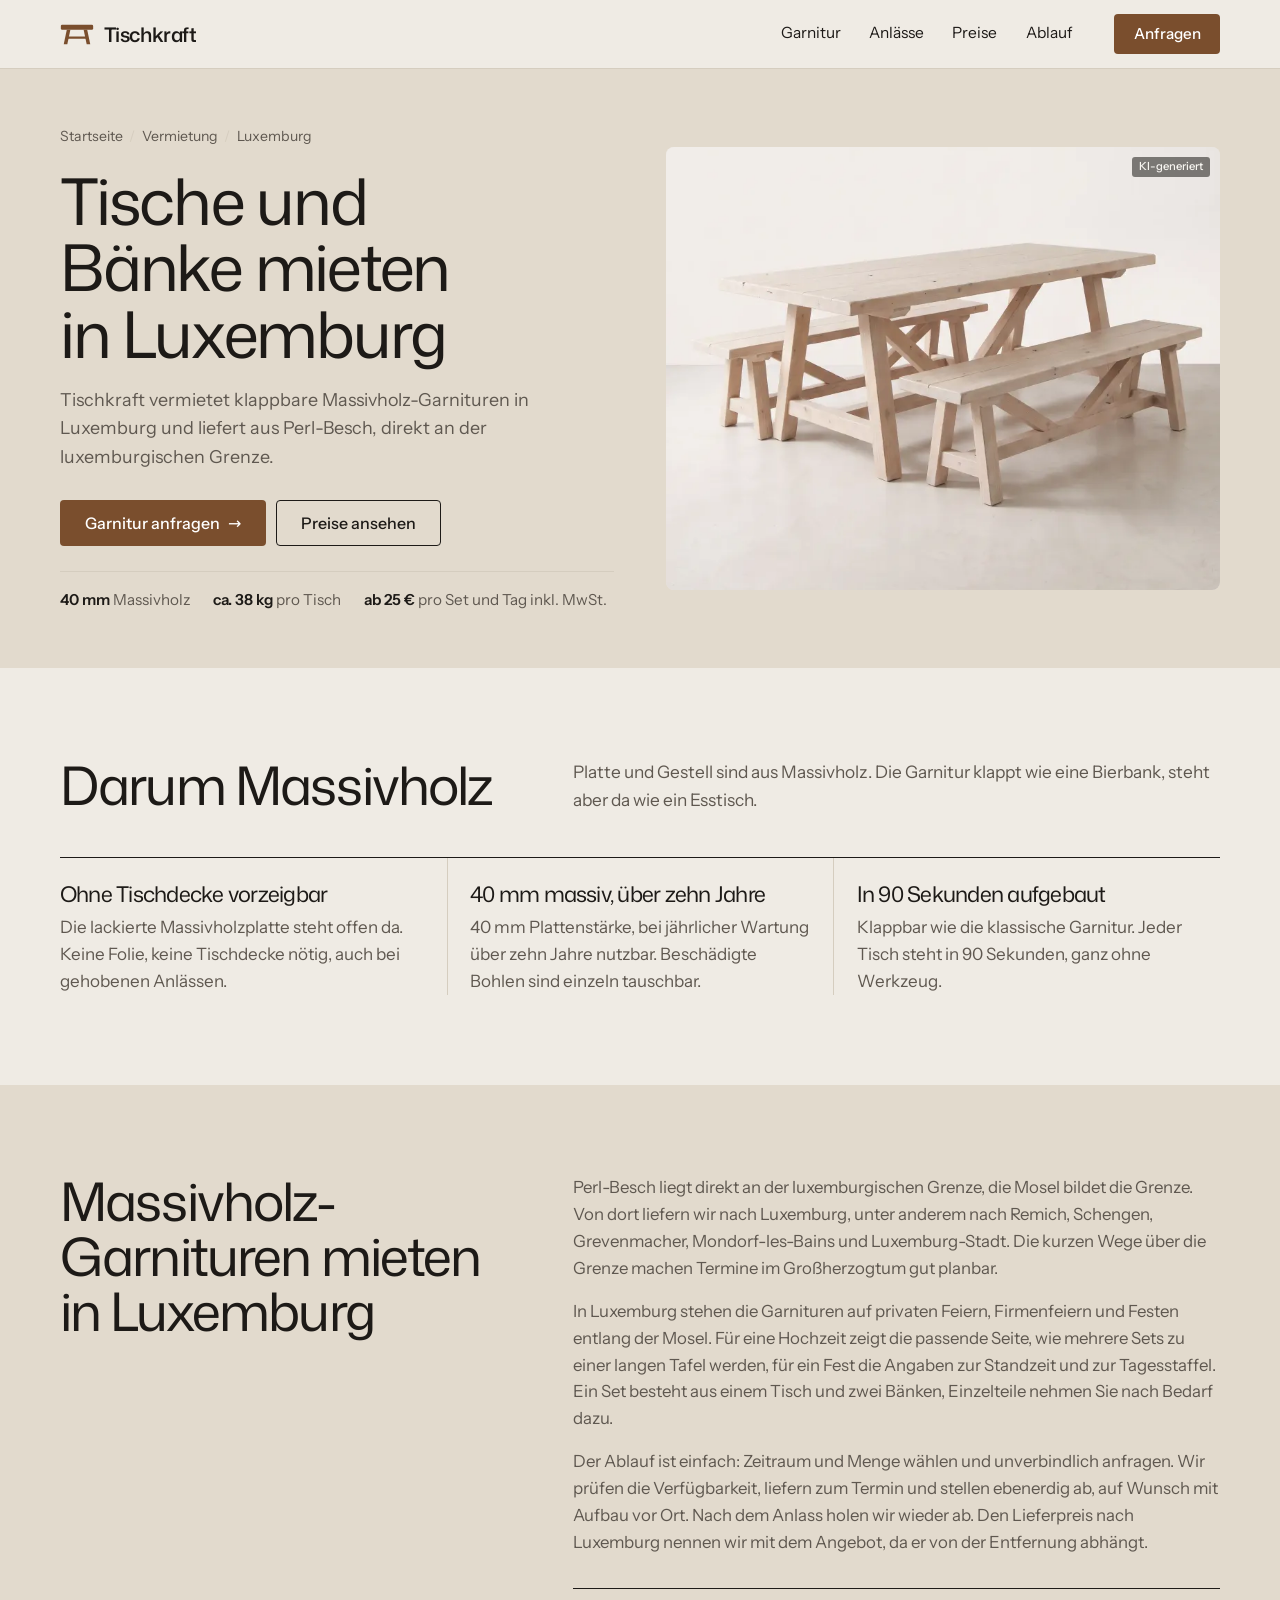
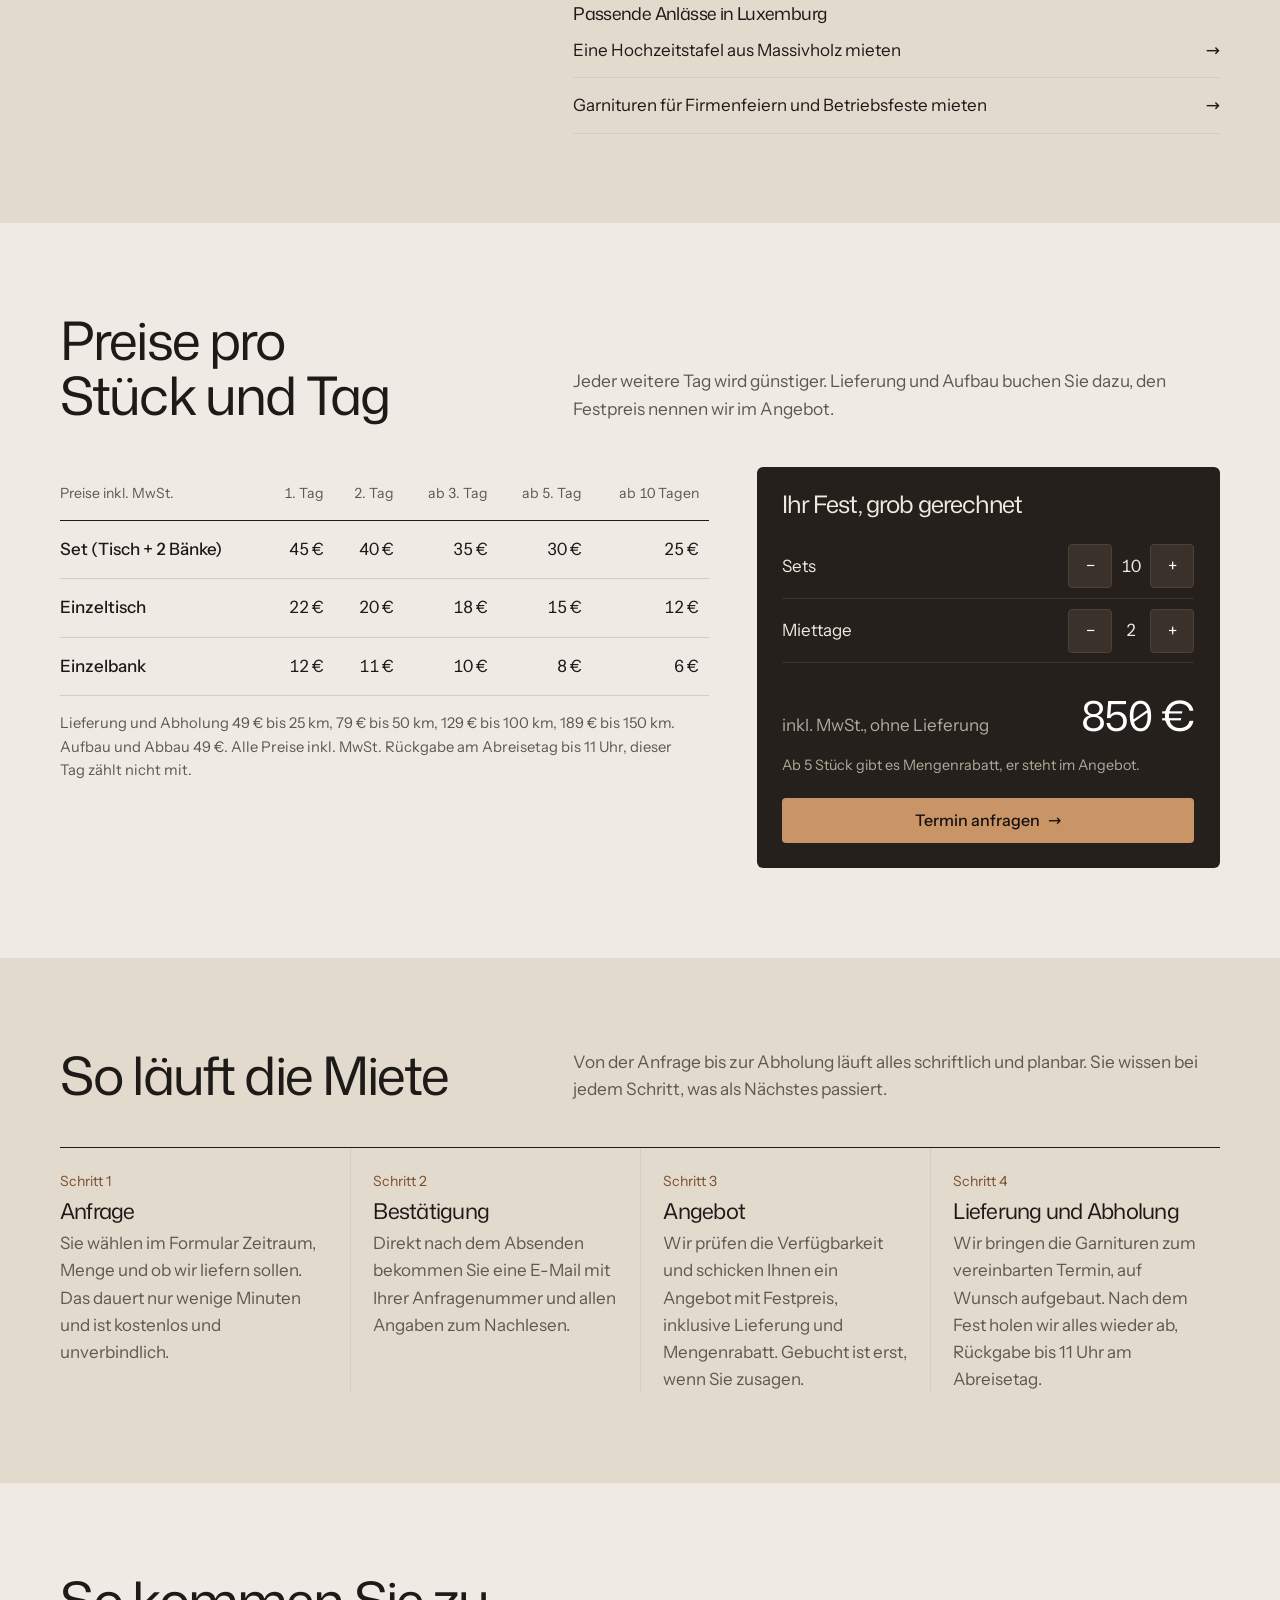
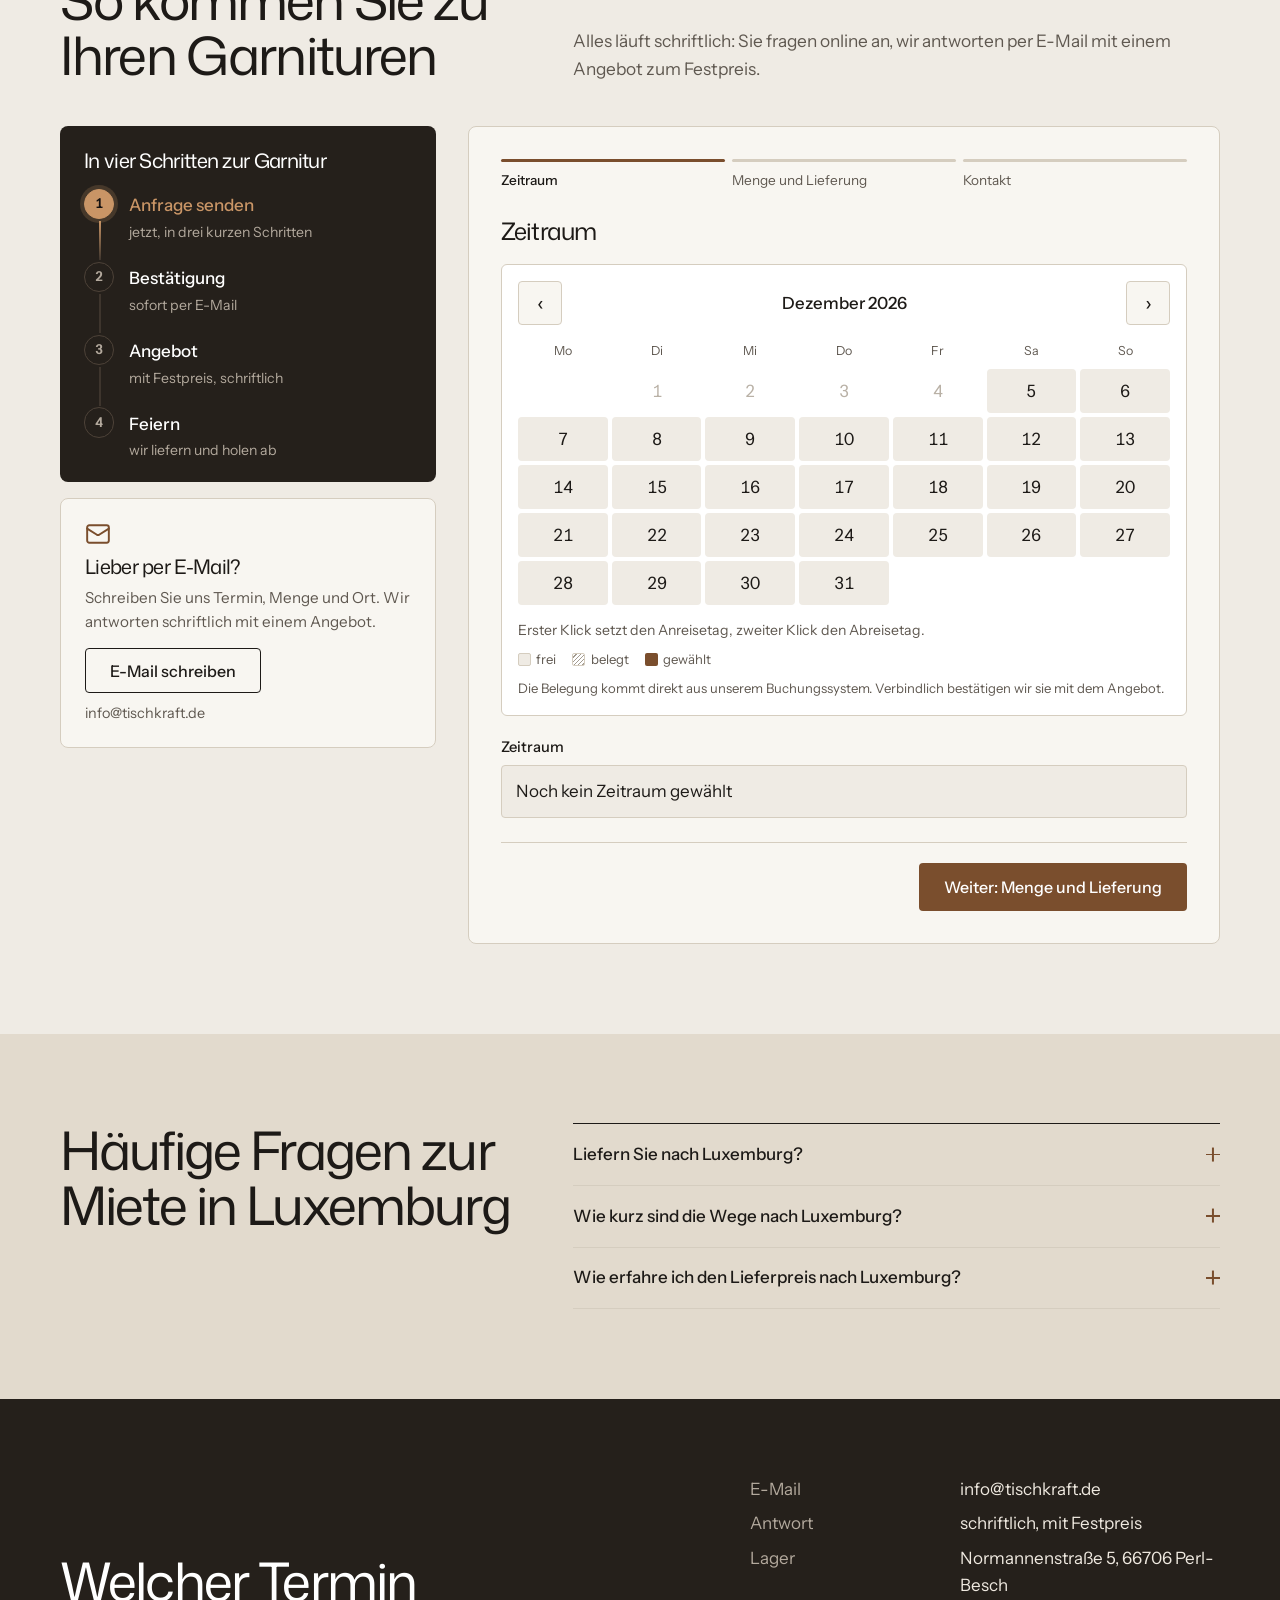
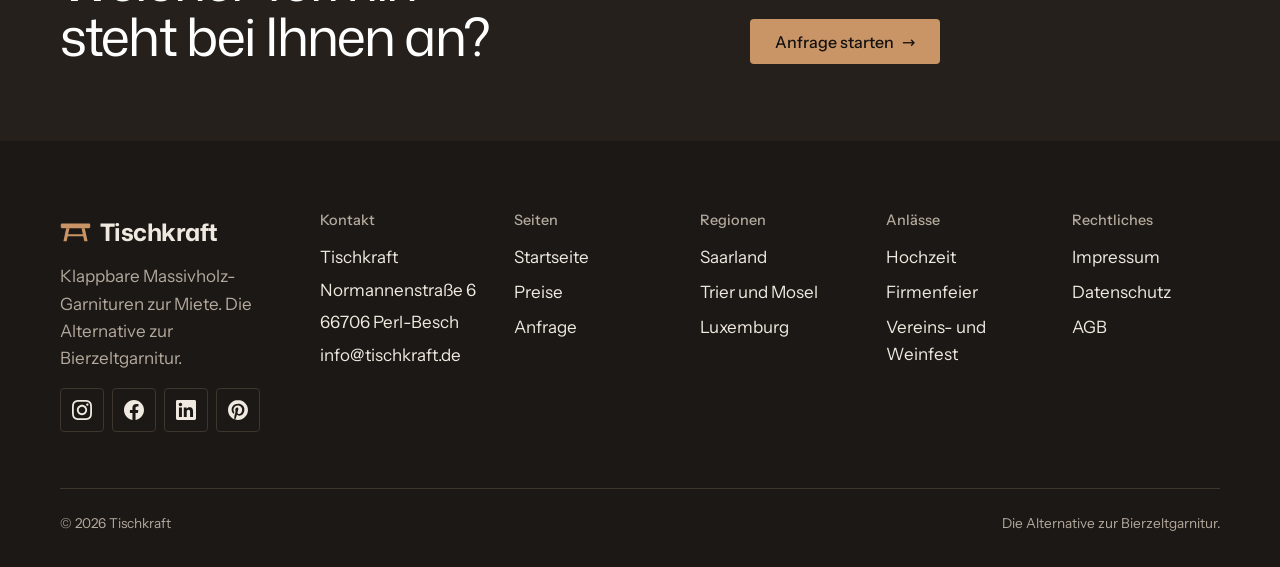
<file: mieten/luxemburg/index.html>
<!DOCTYPE html><html lang="de" data-astro-cid-5hce7sga> <head><meta charset="utf-8"><meta name="viewport" content="width=device-width, initial-scale=1"><title>Tische und Bänke mieten in Luxemburg | Tischkraft</title><meta name="description" content="Massivholz-Garnituren mieten in Luxemburg, geliefert aus dem direkt angrenzenden Perl-Besch. Kurze Wege nach Remich, Schengen und Grevenmacher."><link rel="canonical" href="https://tischkraft.de/mieten/luxemburg/"><meta property="og:type" content="website"><meta property="og:locale" content="de_DE"><meta property="og:site_name" content="Tischkraft"><meta property="og:title" content="Tische und Bänke mieten in Luxemburg | Tischkraft"><meta property="og:description" content="Massivholz-Garnituren mieten in Luxemburg, geliefert aus dem direkt angrenzenden Perl-Besch. Kurze Wege nach Remich, Schengen und Grevenmacher."><meta property="og:url" content="https://tischkraft.de/mieten/luxemburg/"><meta property="og:image" content="https://tischkraft.de/share.jpg"><meta property="og:image:alt" content="Tischkraft-Garnitur aus Massivholz: Tisch mit zwei Bänken"><meta name="twitter:card" content="summary_large_image"><meta name="twitter:title" content="Tische und Bänke mieten in Luxemburg | Tischkraft"><meta name="twitter:description" content="Massivholz-Garnituren mieten in Luxemburg, geliefert aus dem direkt angrenzenden Perl-Besch. Kurze Wege nach Remich, Schengen und Grevenmacher."><meta name="twitter:image" content="https://tischkraft.de/share.jpg"><meta name="theme-color" content="#25201b"><link rel="icon" href="/favicon.svg" type="image/svg+xml"><link rel="icon" href="/favicon-48.png" sizes="48x48" type="image/png"><link rel="apple-touch-icon" href="/apple-touch-icon.png"><link rel="manifest" href="/site.webmanifest"><link rel="sitemap" href="/sitemap-index.xml"><script type="application/ld+json">{"@context":"https://schema.org","@graph":[{"@type":"LocalBusiness","@id":"https://tischkraft.de/#organization","name":"Tischkraft","description":"Vermietung klappbarer Massivholz-Garnituren (Tisch und zwei Bänke) aus eigener Schreinerei in Perl, mit Lieferung ins Saarland, nach Trier und nach Luxemburg. Die Alternative zur Bierzeltgarnitur.","url":"https://tischkraft.de","logo":"https://tischkraft.de/icon-512.png","image":"https://tischkraft.de/share.jpg","email":"info@tischkraft.de","contactPoint":{"@type":"ContactPoint","contactType":"customer service","email":"info@tischkraft.de","availableLanguage":["de"]},"priceRange":"6–45 € pro Stück und Tag inkl. MwSt.","sameAs":["https://www.instagram.com/tischkraft/","https://www.facebook.com/people/Tischkraft/61568313991481/","https://www.linkedin.com/company/105006661/","https://de.pinterest.com/tischkraft/"],"address":{"@type":"PostalAddress","streetAddress":"Normannenstraße 6","postalCode":"66706","addressLocality":"Perl-Besch","addressRegion":"Saarland","addressCountry":"DE"},"areaServed":[{"@type":"State","name":"Saarland"},{"@type":"State","name":"Rheinland-Pfalz"},{"@type":"Country","name":"Luxemburg"}]},{"@type":"WebSite","@id":"https://tischkraft.de/#website","url":"https://tischkraft.de","name":"Tischkraft","inLanguage":"de-DE","publisher":{"@id":"https://tischkraft.de/#organization"}},{"@type":"WebPage","@id":"https://tischkraft.de/mieten/luxemburg/#webpage","url":"https://tischkraft.de/mieten/luxemburg/","name":"Tische und Bänke mieten in Luxemburg | Tischkraft","description":"Massivholz-Garnituren mieten in Luxemburg, geliefert aus dem direkt angrenzenden Perl-Besch. Kurze Wege nach Remich, Schengen und Grevenmacher.","inLanguage":"de-DE","isPartOf":{"@id":"https://tischkraft.de/#website"},"about":{"@id":"https://tischkraft.de/#organization"},"primaryImageOfPage":{"@type":"ImageObject","url":"https://tischkraft.de/share.jpg"}},{"@type":"Service","name":"Tische und Bänke mieten in Luxemburg","description":"Massivholz-Garnituren mieten in Luxemburg, geliefert aus dem direkt angrenzenden Perl-Besch. Kurze Wege nach Remich, Schengen und Grevenmacher.","serviceType":"Vermietung von Massivholz-Garnituren","provider":{"@id":"https://tischkraft.de/#organization"},"url":"https://tischkraft.de/mieten/luxemburg/","areaServed":[{"@type":"Country","name":"Luxemburg"}]},{"@type":"FAQPage","mainEntity":[{"@type":"Question","name":"Liefern Sie nach Luxemburg?","acceptedAnswer":{"@type":"Answer","text":"Tischkraft liefert aus dem angrenzenden Perl-Besch nach Luxemburg, unter anderem nach Remich, Schengen, Grevenmacher, Mondorf-les-Bains und Luxemburg-Stadt."}},{"@type":"Question","name":"Wie kurz sind die Wege nach Luxemburg?","acceptedAnswer":{"@type":"Answer","text":"Perl-Besch liegt direkt an der luxemburgischen Grenze. Die Wege über die Mosel sind kurz, Termine im Großherzogtum dadurch gut planbar."}},{"@type":"Question","name":"Wie erfahre ich den Lieferpreis nach Luxemburg?","acceptedAnswer":{"@type":"Answer","text":"Den Lieferpreis nennen wir mit dem Angebot, da er von der Entfernung abhängt. Die Anfrage über Zeitraum und Menge ist unverbindlich und kostenlos."}}]},{"@type":"BreadcrumbList","itemListElement":[{"@type":"ListItem","position":1,"name":"Startseite","item":"https://tischkraft.de/"},{"@type":"ListItem","position":2,"name":"Vermietung","item":"https://tischkraft.de/mieten/"},{"@type":"ListItem","position":3,"name":"Luxemburg","item":"https://tischkraft.de/mieten/luxemburg/"}]}]}</script><link rel="stylesheet" href="/_astro/firmenfeier.B2t3z-JE.css">
<style>.phero[data-astro-cid-7bavruds]{background:var(--tk-sand);padding-block:clamp(2rem,4.5vw,3.5rem)}.phero-grid[data-astro-cid-7bavruds]{display:grid;grid-template-columns:6fr 6fr;gap:clamp(1.5rem,4vw,3.5rem);align-items:center}.crumbs[data-astro-cid-7bavruds] ol[data-astro-cid-7bavruds]{list-style:none;display:flex;flex-wrap:wrap;gap:.4rem;margin:0 0 1.2rem;padding:0;font-size:.88rem;color:var(--tk-ink-soft)}.crumbs[data-astro-cid-7bavruds] li[data-astro-cid-7bavruds]+li[data-astro-cid-7bavruds]:before{content:"/";margin-right:.4rem;color:var(--tk-line)}.crumbs[data-astro-cid-7bavruds] a[data-astro-cid-7bavruds]{color:inherit;text-underline-offset:3px}.phero[data-astro-cid-7bavruds] h1[data-astro-cid-7bavruds]{font-size:clamp(2.3rem,5vw,4.2rem)}.phero-lead[data-astro-cid-7bavruds]{margin-top:1.2rem;font-size:1.12rem;color:var(--tk-ink-soft);max-width:46ch}.phero-ctas[data-astro-cid-7bavruds]{display:flex;gap:.6rem;flex-wrap:wrap;margin-top:1.8rem}.phero-facts[data-astro-cid-7bavruds]{list-style:none;display:flex;flex-wrap:wrap;gap:.4rem 1.4rem;margin:1.6rem 0 0;padding:1rem 0 0;border-top:1px solid var(--tk-line);font-size:.95rem;color:var(--tk-ink-soft)}.phero-facts[data-astro-cid-7bavruds] b[data-astro-cid-7bavruds]{color:var(--tk-ink);font-weight:600}.phero-pic[data-astro-cid-7bavruds]{border-radius:var(--tk-radius-lg);aspect-ratio:5 / 4;background:var(--tk-placeholder)}.phero-pic[data-astro-cid-7bavruds] img{width:100%;height:100%;object-fit:cover;display:block}@media(max-width:860px){.phero-grid[data-astro-cid-7bavruds]{grid-template-columns:1fr}.phero-pic[data-astro-cid-7bavruds]{order:-1;aspect-ratio:16 / 10}}@media(max-width:540px){.phero-ctas[data-astro-cid-7bavruds] .btn[data-astro-cid-7bavruds]{flex:1 1 100%}}
</style>
<link rel="stylesheet" href="/_astro/firmenfeier.CvhXvL6-.css">
<style>.prose[data-astro-cid-ogf5ymiv] p[data-astro-cid-ogf5ymiv]{color:var(--tk-ink-soft);font-size:1.05rem;max-width:65ch}.prose[data-astro-cid-ogf5ymiv] p[data-astro-cid-ogf5ymiv]+p[data-astro-cid-ogf5ymiv]{margin-top:1rem}.prose[data-astro-cid-ogf5ymiv] h3[data-astro-cid-ogf5ymiv]{font-size:1.1rem;margin-top:2rem;padding-top:1rem;border-top:1px solid var(--tk-ink)}
</style></head> <body data-astro-cid-5hce7sga> <a class="skip-link" href="#inhalt" data-astro-cid-5hce7sga>Zum Inhalt springen</a> <header class="header" data-astro-cid-3ef6ksr2> <div class="bar" data-astro-cid-3ef6ksr2> <a class="brand" href="/" aria-label="Tischkraft – zur Startseite" data-astro-cid-3ef6ksr2> <svg class="tk-mark brand-mark" viewBox="0 0 40 28" height="24" width="34" aria-hidden="true" fill="currentColor"> <rect x="1" y="3" width="38" height="6" rx="1.5"></rect> <path d="M8 9h4.2l-3.6 17H4.4z"></path> <path d="M27.8 9H32l3.6 17h-4.2z"></path> <rect x="7.5" y="17" width="25" height="2.6" rx="1"></rect> </svg> <span class="brand-name" data-astro-cid-3ef6ksr2>Tischkraft</span> </a> <nav class="nav" aria-label="Hauptnavigation" data-astro-cid-3ef6ksr2> <a class="nav-link" href="/#garnitur" data-astro-cid-3ef6ksr2>Garnitur</a><a class="nav-link" href="/#anlaesse" data-astro-cid-3ef6ksr2>Anlässe</a><a class="nav-link" href="#preise" data-astro-cid-3ef6ksr2>Preise</a><a class="nav-link" href="#ablauf" data-astro-cid-3ef6ksr2>Ablauf</a> </nav> <a class="btn btn-primary nav-cta" href="#anfrage" data-astro-cid-3ef6ksr2>Anfragen</a> <button class="menu-btn" type="button" aria-expanded="false" aria-controls="menu-mobil" data-menu data-astro-cid-3ef6ksr2> <span class="menu-ic" aria-hidden="true" data-astro-cid-3ef6ksr2><span data-astro-cid-3ef6ksr2></span><span data-astro-cid-3ef6ksr2></span><span data-astro-cid-3ef6ksr2></span></span> <span class="sr-only" data-astro-cid-3ef6ksr2>Menü</span> </button> </div> <nav class="menu-mobil" id="menu-mobil" aria-label="Menü" hidden data-astro-cid-3ef6ksr2> <a href="/#garnitur" data-astro-cid-3ef6ksr2>Garnitur</a><a href="/#anlaesse" data-astro-cid-3ef6ksr2>Anlässe</a><a href="#preise" data-astro-cid-3ef6ksr2>Preise</a><a href="#ablauf" data-astro-cid-3ef6ksr2>Ablauf</a> </nav> </header> <script type="module">const d=document.querySelector("[data-menu]"),t=document.getElementById("menu-mobil");if(d&&t){const n=e=>{d.setAttribute("aria-expanded",String(e)),t.hidden=!e};d.addEventListener("click",()=>n(t.hidden)),t.querySelectorAll("a").forEach(e=>e.addEventListener("click",()=>n(!1))),document.addEventListener("keydown",e=>e.key==="Escape"&&n(!1))}</script>  <main id="inhalt" data-astro-cid-5hce7sga>  <section class="phero" data-astro-cid-7bavruds> <div class="wrap phero-grid" data-astro-cid-7bavruds> <div class="phero-text" data-astro-cid-7bavruds> <nav class="crumbs" aria-label="Brotkrumen" data-astro-cid-7bavruds> <ol data-astro-cid-7bavruds> <li data-astro-cid-7bavruds><a href="/" data-astro-cid-7bavruds>Startseite</a></li><li data-astro-cid-7bavruds><a href="/mieten/" data-astro-cid-7bavruds>Vermietung</a></li><li data-astro-cid-7bavruds><span aria-current="page" data-astro-cid-7bavruds>Luxemburg</span></li> </ol> </nav> <h1 data-astro-cid-7bavruds>Tische und Bänke mieten in Luxemburg</h1> <p class="phero-lead" data-astro-cid-7bavruds>Tischkraft vermietet klappbare Massivholz-Garnituren in Luxemburg und liefert aus Perl-Besch, direkt an der luxemburgischen Grenze.</p> <div class="phero-ctas" data-astro-cid-7bavruds> <a class="btn btn-primary" href="#anfrage" data-astro-cid-7bavruds>Garnitur anfragen <span class="arr" aria-hidden="true" data-astro-cid-7bavruds>→</span></a> <a class="btn btn-line" href="#preise" data-astro-cid-7bavruds>Preise ansehen</a> </div> <ul class="phero-facts" data-astro-cid-7bavruds> <li data-astro-cid-7bavruds><b data-astro-cid-7bavruds>40 mm</b> Massivholz</li><li data-astro-cid-7bavruds><b data-astro-cid-7bavruds>ca. 38 kg</b> pro Tisch</li><li data-astro-cid-7bavruds><b data-astro-cid-7bavruds>ab 25 €</b> pro Set und Tag inkl. MwSt.</li> </ul> </div> <div class="phero-pic zoomwrap" data-ki="KI-generiert" data-astro-cid-7bavruds> <img src="/_astro/hero-garnitur-freigestellt.BMPXR_lJ_Z2n5hy8.webp" srcset="/_astro/hero-garnitur-freigestellt.BMPXR_lJ_Z1iFMim.webp 480w, /_astro/hero-garnitur-freigestellt.BMPXR_lJ_13fB4B.webp 800w, /_astro/hero-garnitur-freigestellt.BMPXR_lJ_Z2wBR4J.webp 1200w, /_astro/hero-garnitur-freigestellt.BMPXR_lJ_Z10r61i.webp 1600w" alt="Tischkraft-Garnitur aus Massivholz mit zwei Bänken" sizes="(max-width: 860px) 100vw, 620px" style="object-position:50% 62%" loading="eager" fetchpriority="high" decoding="async" width="1856" height="2304" class="zoom"> </div> </div> </section>  <section class="blk" data-astro-cid-ogf5ymiv> <div class="wrap" data-astro-cid-ogf5ymiv> <div class="blk-head" data-astro-cid-ogf5ymiv><h2 data-astro-cid-ogf5ymiv>Darum Massivholz</h2><p data-astro-cid-ogf5ymiv>Platte und Gestell sind aus Massivholz. Die Garnitur klappt wie eine Bierbank, steht aber da wie ein Esstisch.</p></div> <div class="ruled" style="--cols:3" data-astro-cid-ogf5ymiv> <div data-astro-cid-ogf5ymiv><h3 data-astro-cid-ogf5ymiv>Ohne Tischdecke vorzeigbar</h3><p data-astro-cid-ogf5ymiv>Die lackierte Massivholzplatte steht offen da. Keine Folie, keine Tischdecke nötig, auch bei gehobenen Anlässen.</p></div><div data-astro-cid-ogf5ymiv><h3 data-astro-cid-ogf5ymiv>40 mm massiv, über zehn Jahre</h3><p data-astro-cid-ogf5ymiv>40 mm Plattenstärke, bei jährlicher Wartung über zehn Jahre nutzbar. Beschädigte Bohlen sind einzeln tauschbar.</p></div><div data-astro-cid-ogf5ymiv><h3 data-astro-cid-ogf5ymiv>In 90 Sekunden aufgebaut</h3><p data-astro-cid-ogf5ymiv>Klappbar wie die klassische Garnitur. Jeder Tisch steht in 90 Sekunden, ganz ohne Werkzeug.</p></div> </div> </div> </section> <section class="blk blk-sand" data-astro-cid-ogf5ymiv> <div class="wrap blk-split" data-astro-cid-ogf5ymiv> <h2 data-astro-cid-ogf5ymiv>Massivholz-Garnituren mieten in Luxemburg</h2> <div class="prose" data-astro-cid-ogf5ymiv> <p data-astro-cid-ogf5ymiv>Perl-Besch liegt direkt an der luxemburgischen Grenze, die Mosel bildet die Grenze. Von dort liefern wir nach Luxemburg, unter anderem nach Remich, Schengen, Grevenmacher, Mondorf-les-Bains und Luxemburg-Stadt. Die kurzen Wege über die Grenze machen Termine im Großherzogtum gut planbar.</p><p data-astro-cid-ogf5ymiv>In Luxemburg stehen die Garnituren auf privaten Feiern, Firmenfeiern und Festen entlang der Mosel. Für eine Hochzeit zeigt die passende Seite, wie mehrere Sets zu einer langen Tafel werden, für ein Fest die Angaben zur Standzeit und zur Tagesstaffel. Ein Set besteht aus einem Tisch und zwei Bänken, Einzelteile nehmen Sie nach Bedarf dazu.</p><p data-astro-cid-ogf5ymiv>Der Ablauf ist einfach: Zeitraum und Menge wählen und unverbindlich anfragen. Wir prüfen die Verfügbarkeit, liefern zum Termin und stellen ebenerdig ab, auf Wunsch mit Aufbau vor Ort. Nach dem Anlass holen wir wieder ab. Den Lieferpreis nach Luxemburg nennen wir mit dem Angebot, da er von der Entfernung abhängt.</p> <h3 data-astro-cid-ogf5ymiv>Passende Anlässe in Luxemburg</h3> <ul class="link-list" data-astro-cid-ogf5ymiv> <li data-astro-cid-ogf5ymiv><a href="/hochzeit/" data-astro-cid-ogf5ymiv>Eine Hochzeitstafel aus Massivholz mieten<span aria-hidden="true" data-astro-cid-ogf5ymiv>→</span></a></li><li data-astro-cid-ogf5ymiv><a href="/firmenfeier/" data-astro-cid-ogf5ymiv>Garnituren für Firmenfeiern und Betriebsfeste mieten<span aria-hidden="true" data-astro-cid-ogf5ymiv>→</span></a></li> </ul> </div> </div> </section> <section id="preise" class="blk" data-astro-cid-6366rumt> <div class="wrap" data-astro-cid-6366rumt> <div class="blk-head" data-astro-cid-6366rumt><h2 data-astro-cid-6366rumt>Preise pro Stück und Tag</h2><p data-astro-cid-6366rumt>Jeder weitere Tag wird günstiger. Lieferung und Aufbau buchen Sie dazu, den Festpreis nennen wir im Angebot.</p></div> <div class="price" data-astro-cid-6366rumt> <div data-astro-cid-6366rumt> <div class="tbl" data-astro-cid-6366rumt> <table data-astro-cid-6366rumt> <caption class="sr-only" data-astro-cid-6366rumt>Preise pro Stück und Tag</caption> <thead data-astro-cid-6366rumt><tr data-astro-cid-6366rumt><th scope="col" data-astro-cid-6366rumt><span class="lang" data-astro-cid-6366rumt>Preise inkl. MwSt.</span><span class="kurz" data-astro-cid-6366rumt>inkl. MwSt.</span></th><th scope="col" data-astro-cid-6366rumt><span class="lang" data-astro-cid-6366rumt>1. Tag</span><span class="kurz" data-astro-cid-6366rumt>1. Tag</span></th><th scope="col" data-astro-cid-6366rumt><span class="lang" data-astro-cid-6366rumt>2. Tag</span><span class="kurz" data-astro-cid-6366rumt>2. Tag</span></th><th scope="col" data-astro-cid-6366rumt><span class="lang" data-astro-cid-6366rumt>ab 3. Tag</span><span class="kurz" data-astro-cid-6366rumt>ab 3.</span></th><th scope="col" data-astro-cid-6366rumt><span class="lang" data-astro-cid-6366rumt>ab 5. Tag</span><span class="kurz" data-astro-cid-6366rumt>ab 5.</span></th><th scope="col" data-astro-cid-6366rumt><span class="lang" data-astro-cid-6366rumt>ab 10 Tagen</span><span class="kurz" data-astro-cid-6366rumt>ab 10.</span></th></tr></thead> <tbody data-astro-cid-6366rumt> <tr data-astro-cid-6366rumt><th scope="row" data-astro-cid-6366rumt><span class="lang" data-astro-cid-6366rumt>Set (Tisch + 2 Bänke)</span><span class="kurz" data-astro-cid-6366rumt>Set</span></th><td data-astro-cid-6366rumt>45 €</td><td data-astro-cid-6366rumt>40 €</td><td data-astro-cid-6366rumt>35 €</td><td data-astro-cid-6366rumt>30 €</td><td data-astro-cid-6366rumt>25 €</td></tr><tr data-astro-cid-6366rumt><th scope="row" data-astro-cid-6366rumt><span class="lang" data-astro-cid-6366rumt>Einzeltisch</span><span class="kurz" data-astro-cid-6366rumt>Tisch</span></th><td data-astro-cid-6366rumt>22 €</td><td data-astro-cid-6366rumt>20 €</td><td data-astro-cid-6366rumt>18 €</td><td data-astro-cid-6366rumt>15 €</td><td data-astro-cid-6366rumt>12 €</td></tr><tr data-astro-cid-6366rumt><th scope="row" data-astro-cid-6366rumt><span class="lang" data-astro-cid-6366rumt>Einzelbank</span><span class="kurz" data-astro-cid-6366rumt>Bank</span></th><td data-astro-cid-6366rumt>12 €</td><td data-astro-cid-6366rumt>11 €</td><td data-astro-cid-6366rumt>10 €</td><td data-astro-cid-6366rumt>8 €</td><td data-astro-cid-6366rumt>6 €</td></tr> </tbody> </table> </div> <p class="fine" data-astro-cid-6366rumt>Lieferung und Abholung 49 € bis 25 km, 79 € bis 50 km, 129 € bis 100 km, 189 € bis 150 km. Aufbau und Abbau 49 €. Alle Preise inkl. MwSt. Rückgabe am Abreisetag bis 11 Uhr, dieser Tag zählt nicht mit.</p> </div> <div class="calc" data-rechner data-rates="[45,40,35,30,25]" data-sets="10" data-tage="2" data-astro-cid-6366rumt> <h3 data-astro-cid-6366rumt>Ihr Fest, grob gerechnet</h3> <div class="calc-row" data-astro-cid-6366rumt><span id="lbl-sets" data-astro-cid-6366rumt>Sets</span> <span class="step" data-astro-cid-6366rumt><button type="button" data-k="set" data-d="-1" aria-label="Sets weniger" data-astro-cid-6366rumt>−</button><output data-o="set" aria-labelledby="lbl-sets" data-astro-cid-6366rumt>10</output><button type="button" data-k="set" data-d="1" aria-label="Sets mehr" data-astro-cid-6366rumt>+</button></span></div> <div class="calc-row" data-astro-cid-6366rumt><span id="lbl-tage" data-astro-cid-6366rumt>Miettage</span> <span class="step" data-astro-cid-6366rumt><button type="button" data-k="tage" data-d="-1" aria-label="Miettage weniger" data-astro-cid-6366rumt>−</button><output data-o="tage" aria-labelledby="lbl-tage" data-astro-cid-6366rumt>2</output><button type="button" data-k="tage" data-d="1" aria-label="Miettage mehr" data-astro-cid-6366rumt>+</button></span></div> <div class="calc-sum" data-astro-cid-6366rumt><span data-astro-cid-6366rumt>inkl. MwSt., ohne Lieferung</span><b data-o="sum" aria-live="polite" data-astro-cid-6366rumt>850 €</b></div> <p class="calc-fine" data-astro-cid-6366rumt>Ab 5 Stück gibt es Mengenrabatt, er steht im Angebot.</p> <a class="btn btn-hi calc-btn" href="#anfrage" data-astro-cid-6366rumt>Termin anfragen <span class="arr" aria-hidden="true" data-astro-cid-6366rumt>→</span></a> </div> </div> </div> </section> <script type="module" src="/_astro/PreisBlock.astro_astro_type_script_index_0_lang._vf2Koi_.js"></script>  <section id="ablauf" class="blk blk-sand" data-astro-cid-klvwrq4m> <div class="wrap" data-astro-cid-klvwrq4m> <div class="blk-head" data-astro-cid-klvwrq4m><h2 data-astro-cid-klvwrq4m>So läuft die Miete</h2><p data-astro-cid-klvwrq4m>Von der Anfrage bis zur Abholung läuft alles schriftlich und planbar. Sie wissen bei jedem Schritt, was als Nächstes passiert.</p></div> <ol class="ruled" data-astro-cid-klvwrq4m> <li data-astro-cid-klvwrq4m><small data-astro-cid-klvwrq4m>Schritt 1</small><h3 data-astro-cid-klvwrq4m>Anfrage</h3><p data-astro-cid-klvwrq4m>Sie wählen im Formular Zeitraum, Menge und ob wir liefern sollen. Das dauert nur wenige Minuten und ist kostenlos und unverbindlich.</p></li><li data-astro-cid-klvwrq4m><small data-astro-cid-klvwrq4m>Schritt 2</small><h3 data-astro-cid-klvwrq4m>Bestätigung</h3><p data-astro-cid-klvwrq4m>Direkt nach dem Absenden bekommen Sie eine E-Mail mit Ihrer Anfragenummer und allen Angaben zum Nachlesen.</p></li><li data-astro-cid-klvwrq4m><small data-astro-cid-klvwrq4m>Schritt 3</small><h3 data-astro-cid-klvwrq4m>Angebot</h3><p data-astro-cid-klvwrq4m>Wir prüfen die Verfügbarkeit und schicken Ihnen ein Angebot mit Festpreis, inklusive Lieferung und Mengenrabatt. Gebucht ist erst, wenn Sie zusagen.</p></li><li data-astro-cid-klvwrq4m><small data-astro-cid-klvwrq4m>Schritt 4</small><h3 data-astro-cid-klvwrq4m>Lieferung und Abholung</h3><p data-astro-cid-klvwrq4m>Wir bringen die Garnituren zum vereinbarten Termin, auf Wunsch aufgebaut. Nach dem Fest holen wir alles wieder ab, Rückgabe bis 11 Uhr am Abreisetag.</p></li> </ol> </div> </section>  <section id="anfrage" class="blk" data-astro-cid-z6ic5kke> <div class="wrap" data-astro-cid-z6ic5kke> <div class="blk-head" data-astro-cid-z6ic5kke><h2 data-astro-cid-z6ic5kke>So kommen Sie zu Ihren Garnituren</h2><p data-astro-cid-z6ic5kke>Alles läuft schriftlich: Sie fragen online an, wir antworten per E-Mail mit einem Angebot zum Festpreis.</p></div> <div class="grid" data-astro-cid-z6ic5kke> <aside class="seite" data-astro-cid-z6ic5kke> <div class="weg" data-astro-cid-z6ic5kke> <h3 data-astro-cid-z6ic5kke>In vier Schritten zur Garnitur</h3> <ol data-astro-cid-z6ic5kke> <li class="jetzt" data-astro-cid-z6ic5kke> <span class="nr" aria-hidden="true" data-astro-cid-z6ic5kke>1</span> <span class="txt" data-astro-cid-z6ic5kke><b data-astro-cid-z6ic5kke>Anfrage senden</b><small data-astro-cid-z6ic5kke>jetzt, in drei kurzen Schritten</small></span> </li><li data-astro-cid-z6ic5kke> <span class="nr" aria-hidden="true" data-astro-cid-z6ic5kke>2</span> <span class="txt" data-astro-cid-z6ic5kke><b data-astro-cid-z6ic5kke>Bestätigung</b><small data-astro-cid-z6ic5kke>sofort per E-Mail</small></span> </li><li data-astro-cid-z6ic5kke> <span class="nr" aria-hidden="true" data-astro-cid-z6ic5kke>3</span> <span class="txt" data-astro-cid-z6ic5kke><b data-astro-cid-z6ic5kke>Angebot</b><small data-astro-cid-z6ic5kke>mit Festpreis, schriftlich</small></span> </li><li data-astro-cid-z6ic5kke> <span class="nr" aria-hidden="true" data-astro-cid-z6ic5kke>4</span> <span class="txt" data-astro-cid-z6ic5kke><b data-astro-cid-z6ic5kke>Feiern</b><small data-astro-cid-z6ic5kke>wir liefern und holen ab</small></span> </li> </ol> </div> <div class="mail" data-astro-cid-z6ic5kke> <svg class="mail-ico" viewBox="0 0 24 24" width="26" height="26" fill="none" stroke="currentColor" stroke-width="1.8" stroke-linecap="round" stroke-linejoin="round" aria-hidden="true" data-astro-cid-z6ic5kke><path d="m22 7l-8.991 5.727a2 2 0 0 1-2.009 0L2 7" data-astro-cid-z6ic5kke></path><rect width="20" height="16" x="2" y="4" rx="2" data-astro-cid-z6ic5kke></rect></svg> <h3 data-astro-cid-z6ic5kke>Lieber per E-Mail?</h3> <p data-astro-cid-z6ic5kke>Schreiben Sie uns Termin, Menge und Ort. Wir antworten schriftlich mit einem Angebot.</p> <a class="btn btn-line mail-btn" href="mailto:info@tischkraft.de" data-astro-cid-z6ic5kke>E-Mail schreiben</a> <span class="mail-adr" data-astro-cid-z6ic5kke>info@tischkraft.de</span> </div> </aside> <div class="mietform" id="mietform" data-astro-cid-rlzvurd2>  <ol class="stepbar" data-astro-cid-rlzvurd2> <li class="stepbar-item" data-stepbar="1" data-astro-cid-rlzvurd2> <span class="stepbar-num" data-astro-cid-rlzvurd2>1</span> <span class="stepbar-label" data-astro-cid-rlzvurd2>Zeitraum</span> </li><li class="stepbar-item" data-stepbar="2" data-astro-cid-rlzvurd2> <span class="stepbar-num" data-astro-cid-rlzvurd2>2</span> <span class="stepbar-label" data-astro-cid-rlzvurd2>Menge und Lieferung</span> </li><li class="stepbar-item" data-stepbar="3" data-astro-cid-rlzvurd2> <span class="stepbar-num" data-astro-cid-rlzvurd2>3</span> <span class="stepbar-label" data-astro-cid-rlzvurd2>Kontakt</span> </li> </ol> <form class="anfrage-form" data-form novalidate data-astro-cid-rlzvurd2> <p class="err-summary" data-err-summary role="alert" hidden data-astro-cid-rlzvurd2>Bitte prüfen Sie die markierten Felder.</p>  <div class="hp" aria-hidden="true" data-astro-cid-rlzvurd2> <label for="mf-hp" data-astro-cid-rlzvurd2>Website</label> <input type="text" id="mf-hp" name="hp_website" tabindex="-1" autocomplete="off" data-astro-cid-rlzvurd2> </div>  <section class="step" data-step="1" data-astro-cid-rlzvurd2> <h3 class="step-head" data-astro-cid-rlzvurd2>Zeitraum</h3> <div class="cal" aria-label="Zeitraum wählen" data-astro-cid-rlzvurd2> <div class="cal-top" data-astro-cid-rlzvurd2> <button type="button" class="cal-nav" data-nav="prev" aria-label="Voriger Monat" data-astro-cid-rlzvurd2> <span aria-hidden="true" data-astro-cid-rlzvurd2>‹</span> </button> <strong class="cal-title" data-cal-title aria-live="polite" data-astro-cid-rlzvurd2></strong> <button type="button" class="cal-nav" data-nav="next" aria-label="Nächster Monat" data-astro-cid-rlzvurd2> <span aria-hidden="true" data-astro-cid-rlzvurd2>›</span> </button> </div> <div class="cal-weekdays" aria-hidden="true" data-astro-cid-rlzvurd2> <span data-astro-cid-rlzvurd2>Mo</span><span data-astro-cid-rlzvurd2>Di</span><span data-astro-cid-rlzvurd2>Mi</span><span data-astro-cid-rlzvurd2>Do</span><span data-astro-cid-rlzvurd2>Fr</span><span data-astro-cid-rlzvurd2>Sa</span><span data-astro-cid-rlzvurd2>So</span> </div> <div class="cal-grid" data-cal-grid role="group" aria-label="Zeitraum wählen" data-astro-cid-rlzvurd2></div> <p class="cal-hint" data-astro-cid-rlzvurd2>Erster Klick setzt den Anreisetag, zweiter Klick den Abreisetag.</p> <ul class="cal-legend" data-astro-cid-rlzvurd2> <li data-astro-cid-rlzvurd2><span class="dot dot-free" data-astro-cid-rlzvurd2></span>frei</li> <li data-astro-cid-rlzvurd2><span class="dot dot-busy" data-astro-cid-rlzvurd2></span>belegt</li> <li data-astro-cid-rlzvurd2><span class="dot dot-sel" data-astro-cid-rlzvurd2></span>gewählt</li> </ul> <p class="cal-note" data-astro-cid-rlzvurd2>Die Belegung kommt direkt aus unserem Buchungssystem. Verbindlich bestätigen wir sie mit dem Angebot.</p> </div> <div class="selected-range" data-selected-range data-astro-cid-rlzvurd2> <span class="sr-label" data-astro-cid-rlzvurd2>Zeitraum</span> <span class="sr-value" data-range-text data-astro-cid-rlzvurd2>Noch kein Zeitraum gewählt</span> </div> <input type="hidden" name="von" data-von data-astro-cid-rlzvurd2> <input type="hidden" name="bis" data-bis data-astro-cid-rlzvurd2> </section>  <section class="step" data-step="2" hidden data-astro-cid-rlzvurd2> <h3 class="step-head" data-astro-cid-rlzvurd2>Menge und Lieferung</h3> <fieldset class="field menge" data-astro-cid-rlzvurd2> <legend data-astro-cid-rlzvurd2>Menge <span class="req" data-astro-cid-rlzvurd2>*</span></legend> <p class="menge-hint" data-astro-cid-rlzvurd2>Ein Set besteht aus einem Tisch und zwei Bänken. Einzelteile bei Bedarf zusätzlich.</p> <div class="menge-grid" data-astro-cid-rlzvurd2> <div class="menge-item" data-astro-cid-rlzvurd2> <label for="mf-sets" data-astro-cid-rlzvurd2>Sets (Tisch + 2 Bänke)</label> <input id="mf-sets" name="sets" type="number" min="0" inputmode="numeric" value="0" data-avail-key="holz-set" data-astro-cid-rlzvurd2> <span class="avail" data-avail="holz-set" data-astro-cid-rlzvurd2>Zeitraum wählen, dann sehen Sie die verfügbare Anzahl.</span> </div><div class="menge-item" data-astro-cid-rlzvurd2> <label for="mf-tische" data-astro-cid-rlzvurd2>Einzeltische</label> <input id="mf-tische" name="tische" type="number" min="0" inputmode="numeric" value="0" data-avail-key="holz-tisch" data-astro-cid-rlzvurd2> <span class="avail" data-avail="holz-tisch" data-astro-cid-rlzvurd2>Zeitraum wählen, dann sehen Sie die verfügbare Anzahl.</span> </div><div class="menge-item" data-astro-cid-rlzvurd2> <label for="mf-baenke" data-astro-cid-rlzvurd2>Einzelbänke</label> <input id="mf-baenke" name="baenke" type="number" min="0" inputmode="numeric" value="0" data-avail-key="holz-bank" data-astro-cid-rlzvurd2> <span class="avail" data-avail="holz-bank" data-astro-cid-rlzvurd2>Zeitraum wählen, dann sehen Sie die verfügbare Anzahl.</span> </div> </div> <span class="err err-menge" data-err-menge data-astro-cid-rlzvurd2></span> <p class="menge-kontakt" data-menge-kontakt hidden data-astro-cid-rlzvurd2> Mehr benötigt als aktuell verfügbar? <a href="mailto:info@tischkraft.de" data-astro-cid-rlzvurd2>Schreiben Sie uns</a> – wir prüfen, was für Ihren Termin möglich ist. </p> </fieldset> <fieldset class="field zusatz" data-astro-cid-rlzvurd2> <legend data-astro-cid-rlzvurd2>Zusatzleistungen</legend> <label class="check" data-astro-cid-rlzvurd2> <input type="checkbox" name="zusatz" value="Lieferung und Abholung" id="mf-zusatz-0" data-astro-cid-rlzvurd2> <span data-astro-cid-rlzvurd2>Lieferung und Abholung <span class="zusatz-preis" data-zusatz-key="Lieferung und Abholung" data-astro-cid-rlzvurd2>· ab 49 € inkl. MwSt.</span></span> </label><label class="check" data-astro-cid-rlzvurd2> <input type="checkbox" name="zusatz" value="Aufbau und Abbau vor Ort" id="mf-zusatz-1" data-astro-cid-rlzvurd2> <span data-astro-cid-rlzvurd2>Aufbau und Abbau vor Ort <span class="zusatz-preis" data-zusatz-key="Aufbau und Abbau vor Ort" data-astro-cid-rlzvurd2>· 49 € inkl. MwSt.</span></span> </label> <p class="zusatz-note" data-astro-cid-rlzvurd2>Aufbau und Abbau ist nur zusammen mit Lieferung buchbar.</p> </fieldset>  <fieldset class="field adr" data-lieferblock hidden data-astro-cid-rlzvurd2> <legend data-astro-cid-rlzvurd2>Lieferadresse</legend> <p class="adr-note" data-astro-cid-rlzvurd2>Wird für die Berechnung des Lieferpreises benötigt.</p> <div class="field" data-field="l-strasse" data-astro-cid-rlzvurd2> <label for="mf-l-strasse" data-astro-cid-rlzvurd2>Straße und Hausnummer <span class="req" data-astro-cid-rlzvurd2>*</span></label> <input id="mf-l-strasse" name="liefer_strasse" type="text" autocomplete="street-address" data-astro-cid-rlzvurd2> <span class="err" data-err data-astro-cid-rlzvurd2></span> </div> <div class="field-row" data-astro-cid-rlzvurd2> <div class="field field-plz" data-field="l-plz" data-astro-cid-rlzvurd2> <label for="mf-l-plz" data-astro-cid-rlzvurd2>PLZ <span class="req" data-astro-cid-rlzvurd2>*</span></label> <input id="mf-l-plz" name="liefer_plz" type="text" inputmode="numeric" autocomplete="postal-code" maxlength="5" data-astro-cid-rlzvurd2> <span class="err" data-err data-astro-cid-rlzvurd2></span> </div> <div class="field" data-field="l-ort" data-astro-cid-rlzvurd2> <label for="mf-l-ort" data-astro-cid-rlzvurd2>Ort <span class="req" data-astro-cid-rlzvurd2>*</span></label> <input id="mf-l-ort" name="liefer_ort" type="text" autocomplete="address-level2" data-astro-cid-rlzvurd2> <span class="err" data-err data-astro-cid-rlzvurd2></span> </div> </div> </fieldset> </section>  <section class="step" data-step="3" hidden data-astro-cid-rlzvurd2> <h3 class="step-head" data-astro-cid-rlzvurd2>Kontakt</h3> <div class="field" data-field="name" data-astro-cid-rlzvurd2> <label for="mf-name" data-astro-cid-rlzvurd2>Name <span class="req" data-astro-cid-rlzvurd2>*</span></label> <input id="mf-name" name="name" type="text" autocomplete="name" required data-astro-cid-rlzvurd2> <span class="err" data-err data-astro-cid-rlzvurd2></span> </div> <div class="field" data-field="email" data-astro-cid-rlzvurd2> <label for="mf-email" data-astro-cid-rlzvurd2>E-Mail <span class="req" data-astro-cid-rlzvurd2>*</span></label> <input id="mf-email" name="email" type="email" autocomplete="email" required data-astro-cid-rlzvurd2> <span class="err" data-err data-astro-cid-rlzvurd2></span> </div>  <div class="rechnungblock" data-astro-cid-rlzvurd2> <label class="check" data-rechnung-gleich-wrap hidden data-astro-cid-rlzvurd2> <input type="checkbox" name="rechnung_gleich" id="mf-rechnung-gleich" data-rechnung-gleich checked data-astro-cid-rlzvurd2> <span data-astro-cid-rlzvurd2>Rechnungsadresse entspricht der Lieferadresse</span> </label> <fieldset class="field adr" data-rechnungsadresse data-astro-cid-rlzvurd2> <legend data-astro-cid-rlzvurd2>Rechnungsadresse</legend> <div class="field" data-field="strasse" data-astro-cid-rlzvurd2> <label for="mf-strasse" data-astro-cid-rlzvurd2>Straße und Hausnummer <span class="req" data-astro-cid-rlzvurd2>*</span></label> <input id="mf-strasse" name="strasse" type="text" autocomplete="street-address" required data-astro-cid-rlzvurd2> <span class="err" data-err data-astro-cid-rlzvurd2></span> </div> <div class="field-row" data-astro-cid-rlzvurd2> <div class="field field-plz" data-field="plz" data-astro-cid-rlzvurd2> <label for="mf-plz" data-astro-cid-rlzvurd2>PLZ <span class="req" data-astro-cid-rlzvurd2>*</span></label> <input id="mf-plz" name="plz" type="text" inputmode="numeric" autocomplete="postal-code" maxlength="5" required data-astro-cid-rlzvurd2> <span class="err" data-err data-astro-cid-rlzvurd2></span> </div> <div class="field" data-field="ort" data-astro-cid-rlzvurd2> <label for="mf-ort" data-astro-cid-rlzvurd2>Ort <span class="req" data-astro-cid-rlzvurd2>*</span></label> <input id="mf-ort" name="ort" type="text" autocomplete="address-level2" required data-astro-cid-rlzvurd2> <span class="err" data-err data-astro-cid-rlzvurd2></span> </div> </div> </fieldset> </div> <div class="field" data-field="nachricht" data-astro-cid-rlzvurd2> <label for="mf-msg" data-astro-cid-rlzvurd2>Nachricht (optional)</label> <textarea id="mf-msg" name="nachricht" rows="3" placeholder="Besonderheiten, Zufahrt, Uhrzeit ..." data-astro-cid-rlzvurd2></textarea> </div> <div class="consent" data-field="datenschutz" data-astro-cid-rlzvurd2> <label class="check" data-astro-cid-rlzvurd2> <input type="checkbox" name="datenschutz" id="mf-datenschutz" required data-astro-cid-rlzvurd2> <span data-astro-cid-rlzvurd2> Ich habe die <a href="/datenschutz/" data-astro-cid-rlzvurd2>Datenschutzerklärung</a> und die <a href="/agb/" data-astro-cid-rlzvurd2>AGB mit Widerrufsbelehrung</a> gelesen und bin mit der Bearbeitung meiner Anfrage einverstanden. <span class="req" data-astro-cid-rlzvurd2>*</span> </span> </label> <span class="err" data-err data-astro-cid-rlzvurd2></span> </div> </section>  <div class="preis" data-preis hidden aria-live="polite" data-astro-cid-rlzvurd2> <div class="preis-top" data-astro-cid-rlzvurd2> <span class="preis-heading" data-astro-cid-rlzvurd2>Preisschätzung</span> <span class="preis-naechte" data-preis-naechte data-astro-cid-rlzvurd2></span> </div> <ul class="preis-lines" data-preis-lines data-astro-cid-rlzvurd2></ul> <div class="preis-sum" data-astro-cid-rlzvurd2> <span data-astro-cid-rlzvurd2>Geschätzter Gesamtpreis inkl. MwSt.</span> <strong data-preis-total data-astro-cid-rlzvurd2></strong> </div> <p class="preis-hint" data-astro-cid-rlzvurd2>Unverbindliche Schätzung nach Tagesstaffel, alle Preise inkl. MwSt. Den genauen Lieferpreis und mögliche Mengenrabatte nennen wir im verbindlichen Angebot. Rückgabe am Abreisetag bis 11 Uhr, dieser Tag zählt nicht mit.</p> </div> <p class="assure" data-assure hidden data-astro-cid-rlzvurd2>Kostenlos und unverbindlich. Sie bekommen sofort eine Bestätigung per E-Mail, das Angebot mit Festpreis folgt schriftlich.</p>  <div class="step-nav" data-astro-cid-rlzvurd2> <button type="button" class="btn btn-back" data-prev hidden data-astro-cid-rlzvurd2>Zurück</button> <div class="step-nav-right" data-astro-cid-rlzvurd2> <button type="button" class="btn btn-primary" data-next data-astro-cid-rlzvurd2>Weiter</button> <button type="submit" class="btn btn-primary" data-submit hidden data-astro-cid-rlzvurd2>Unverbindlich anfragen</button> </div> </div> </form> <div class="success" data-success hidden role="status" data-astro-cid-rlzvurd2> <h3 data-astro-cid-rlzvurd2>Anfrage ist angekommen</h3> <p data-astro-cid-rlzvurd2>Danke. Wir prüfen die Verfügbarkeit und melden uns mit einem verbindlichen Angebot. Eine Bestätigung ist per E-Mail unterwegs.</p> <p class="success-ref" data-success-ref hidden data-astro-cid-rlzvurd2></p> </div> </div>  <script type="application/json" id="mietform-data">{"busyDates":[],"labels":{"months":["Januar","Februar","März","April","Mai","Juni","Juli","August","September","Oktober","November","Dezember"],"weekdays":["Mo","Di","Mi","Do","Fr","Sa","So"],"prev":"Voriger Monat","next":"Nächster Monat","selectedEmpty":"Noch kein Zeitraum gewählt","busy":"belegt","verfuegbarHint":"Zeitraum wählen, dann sehen Sie die verfügbare Anzahl.","verfuegbarTpl":"noch {n} verfügbar","ausgebucht":"für diesen Zeitraum ausgebucht","stepLabels":["Zeitraum","Menge und Lieferung","Kontakt"],"weiter":"Weiter:"},"messages":{"zeitraum":"Bitte einen Zeitraum im Kalender wählen.","menge":"Bitte mindestens ein Set oder Einzelteil angeben.","plz":"Bitte eine gültige PLZ angeben.","name":"Bitte Ihren Namen angeben.","email":"Bitte eine gültige E-Mail-Adresse angeben.","strasse":"Bitte Straße und Hausnummer angeben.","ort":"Bitte den Ort angeben.","datenschutz":"Bitte bestätigen Sie Datenschutzerklärung und AGB.","summary":"Bitte prüfen Sie die markierten Felder.","sendFehler":"Senden fehlgeschlagen. Bitte später erneut versuchen oder direkt an info@tischkraft.de schreiben."},"refLabel":"Ihre Referenz","preis":{"proTag":{"set":[45,40,35,30,25],"tisch":[22,20,18,15,12],"bank":[12,11,10,8,6]},"zusatz":{"Lieferung und Abholung":49,"Aufbau und Abbau vor Ort":49},"zusatzAb":["Lieferung und Abholung"],"posten":{"set":{"tabelle":"Set (Tisch + 2 Bänke)","kurz":"Set","plural":"Sets"},"tisch":{"tabelle":"Einzeltisch","kurz":"Tisch","plural":"Einzeltische"},"bank":{"tabelle":"Einzelbank","kurz":"Bank","plural":"Einzelbänke"}},"tageSg":"Tag","tagePl":"Tage","mwst":"inkl. MwSt."}}</script> <script type="module" src="/_astro/MietForm.astro_astro_type_script_index_0_lang.Bn_xb1uu.js"></script>  </div> </div> </section>  <section class="blk blk-sand" data-astro-cid-vqbstbga> <div class="wrap blk-split" data-astro-cid-vqbstbga> <h2 data-astro-cid-vqbstbga>Häufige Fragen zur Miete in Luxemburg</h2> <div class="faq" data-astro-cid-vqbstbga> <details data-astro-cid-vqbstbga> <summary data-astro-cid-vqbstbga>Liefern Sie nach Luxemburg?<span class="plus" aria-hidden="true" data-astro-cid-vqbstbga></span></summary> <p data-astro-cid-vqbstbga>Tischkraft liefert aus dem angrenzenden Perl-Besch nach Luxemburg, unter anderem nach Remich, Schengen, Grevenmacher, Mondorf-les-Bains und Luxemburg-Stadt.</p> </details><details data-astro-cid-vqbstbga> <summary data-astro-cid-vqbstbga>Wie kurz sind die Wege nach Luxemburg?<span class="plus" aria-hidden="true" data-astro-cid-vqbstbga></span></summary> <p data-astro-cid-vqbstbga>Perl-Besch liegt direkt an der luxemburgischen Grenze. Die Wege über die Mosel sind kurz, Termine im Großherzogtum dadurch gut planbar.</p> </details><details data-astro-cid-vqbstbga> <summary data-astro-cid-vqbstbga>Wie erfahre ich den Lieferpreis nach Luxemburg?<span class="plus" aria-hidden="true" data-astro-cid-vqbstbga></span></summary> <p data-astro-cid-vqbstbga>Den Lieferpreis nennen wir mit dem Angebot, da er von der Entfernung abhängt. Die Anfrage über Zeitraum und Menge ist unverbindlich und kostenlos.</p> </details> </div> </div> </section>  <section class="close" data-astro-cid-g7qq7on6> <div class="wrap close-grid" data-astro-cid-g7qq7on6> <h2 data-astro-cid-g7qq7on6>Welcher Termin steht bei Ihnen an?</h2> <dl data-astro-cid-g7qq7on6> <dt data-astro-cid-g7qq7on6>E-Mail</dt><dd data-astro-cid-g7qq7on6><a href="mailto:info@tischkraft.de" data-astro-cid-g7qq7on6>info@tischkraft.de</a></dd> <dt data-astro-cid-g7qq7on6>Antwort</dt><dd data-astro-cid-g7qq7on6>schriftlich, mit Festpreis</dd> <dt data-astro-cid-g7qq7on6>Lager</dt><dd data-astro-cid-g7qq7on6>Normannenstraße 5, 66706 Perl-Besch</dd> <dt class="sr-only" data-astro-cid-g7qq7on6>Anfrage</dt><dd data-astro-cid-g7qq7on6><a class="btn btn-hi close-btn" href="#anfrage" data-astro-cid-g7qq7on6>Anfrage starten <span class="arr" aria-hidden="true" data-astro-cid-g7qq7on6>→</span></a></dd> </dl> </div> </section>   </main> <footer class="footer" data-astro-cid-sz7xmlte> <div class="wrap" data-astro-cid-sz7xmlte> <div class="top" data-astro-cid-sz7xmlte> <div class="brandcol" data-astro-cid-sz7xmlte> <span class="brand-name" data-astro-cid-sz7xmlte><svg class="tk-mark footer-mark" viewBox="0 0 40 28" height="22" width="31" aria-hidden="true" fill="currentColor"> <rect x="1" y="3" width="38" height="6" rx="1.5"></rect> <path d="M8 9h4.2l-3.6 17H4.4z"></path> <path d="M27.8 9H32l3.6 17h-4.2z"></path> <rect x="7.5" y="17" width="25" height="2.6" rx="1"></rect> </svg> Tischkraft</span> <p class="tagline" data-astro-cid-sz7xmlte>Klappbare Massivholz-Garnituren zur Miete. Die Alternative zur Bierzeltgarnitur.</p> <ul class="social" aria-label="Folgen" data-astro-cid-sz7xmlte> <li data-astro-cid-sz7xmlte><a href="https://www.instagram.com/tischkraft/" target="_blank" rel="noopener" aria-label="Instagram (öffnet neuen Tab)" title="Instagram" data-astro-cid-sz7xmlte><span class="ico" style="--ico:url(/social/instagram-mono.svg)" aria-hidden="true" data-astro-cid-sz7xmlte></span></a></li><li data-astro-cid-sz7xmlte><a href="https://www.facebook.com/people/Tischkraft/61568313991481/" target="_blank" rel="noopener" aria-label="Facebook (öffnet neuen Tab)" title="Facebook" data-astro-cid-sz7xmlte><span class="ico" style="--ico:url(/social/facebook-mono.svg)" aria-hidden="true" data-astro-cid-sz7xmlte></span></a></li><li data-astro-cid-sz7xmlte><a href="https://www.linkedin.com/company/105006661/" target="_blank" rel="noopener" aria-label="LinkedIn (öffnet neuen Tab)" title="LinkedIn" data-astro-cid-sz7xmlte><span class="ico" style="--ico:url(/social/linkedin-mono.svg)" aria-hidden="true" data-astro-cid-sz7xmlte></span></a></li><li data-astro-cid-sz7xmlte><a href="https://de.pinterest.com/tischkraft/" target="_blank" rel="noopener" aria-label="Pinterest (öffnet neuen Tab)" title="Pinterest" data-astro-cid-sz7xmlte><span class="ico" style="--ico:url(/social/pinterest-mono.svg)" aria-hidden="true" data-astro-cid-sz7xmlte></span></a></li> </ul> </div> <div class="col" data-astro-cid-sz7xmlte> <h2 data-astro-cid-sz7xmlte>Kontakt</h2> <address data-astro-cid-sz7xmlte> <span data-astro-cid-sz7xmlte>Tischkraft</span> <span data-astro-cid-sz7xmlte>Normannenstraße 6</span><span data-astro-cid-sz7xmlte>66706 Perl-Besch</span> <a href="mailto:info@tischkraft.de" data-astro-cid-sz7xmlte>info@tischkraft.de</a> </address> </div> <div class="col" data-astro-cid-sz7xmlte> <h2 data-astro-cid-sz7xmlte>Seiten</h2> <ul data-astro-cid-sz7xmlte> <li data-astro-cid-sz7xmlte><a href="/" data-astro-cid-sz7xmlte>Startseite</a></li><li data-astro-cid-sz7xmlte><a href="/#preise" data-astro-cid-sz7xmlte>Preise</a></li><li data-astro-cid-sz7xmlte><a href="/#anfrage" data-astro-cid-sz7xmlte>Anfrage</a></li> </ul> </div> <div class="col" data-astro-cid-sz7xmlte> <h2 data-astro-cid-sz7xmlte>Regionen</h2> <ul data-astro-cid-sz7xmlte> <li data-astro-cid-sz7xmlte><a href="/mieten/saarland/" data-astro-cid-sz7xmlte>Saarland</a></li><li data-astro-cid-sz7xmlte><a href="/mieten/trier/" data-astro-cid-sz7xmlte>Trier und Mosel</a></li><li data-astro-cid-sz7xmlte><a href="/mieten/luxemburg/" data-astro-cid-sz7xmlte>Luxemburg</a></li> </ul> </div> <div class="col" data-astro-cid-sz7xmlte> <h2 data-astro-cid-sz7xmlte>Anlässe</h2> <ul data-astro-cid-sz7xmlte> <li data-astro-cid-sz7xmlte><a href="/hochzeit/" data-astro-cid-sz7xmlte>Hochzeit</a></li><li data-astro-cid-sz7xmlte><a href="/firmenfeier/" data-astro-cid-sz7xmlte>Firmenfeier</a></li><li data-astro-cid-sz7xmlte><a href="/vereinsfest/" data-astro-cid-sz7xmlte>Vereins- und Weinfest</a></li> </ul> </div> <div class="col" data-astro-cid-sz7xmlte> <h2 data-astro-cid-sz7xmlte>Rechtliches</h2> <ul data-astro-cid-sz7xmlte> <li data-astro-cid-sz7xmlte><a href="/impressum/" data-astro-cid-sz7xmlte>Impressum</a></li><li data-astro-cid-sz7xmlte><a href="/datenschutz/" data-astro-cid-sz7xmlte>Datenschutz</a></li><li data-astro-cid-sz7xmlte><a href="/agb/" data-astro-cid-sz7xmlte>AGB</a></li> </ul> </div> </div> <div class="bottom" data-astro-cid-sz7xmlte> <span data-astro-cid-sz7xmlte>© 2026 Tischkraft</span> <span data-astro-cid-sz7xmlte>Die Alternative zur Bierzeltgarnitur.</span> </div> </div> </footer>   </body> </html>
</file>
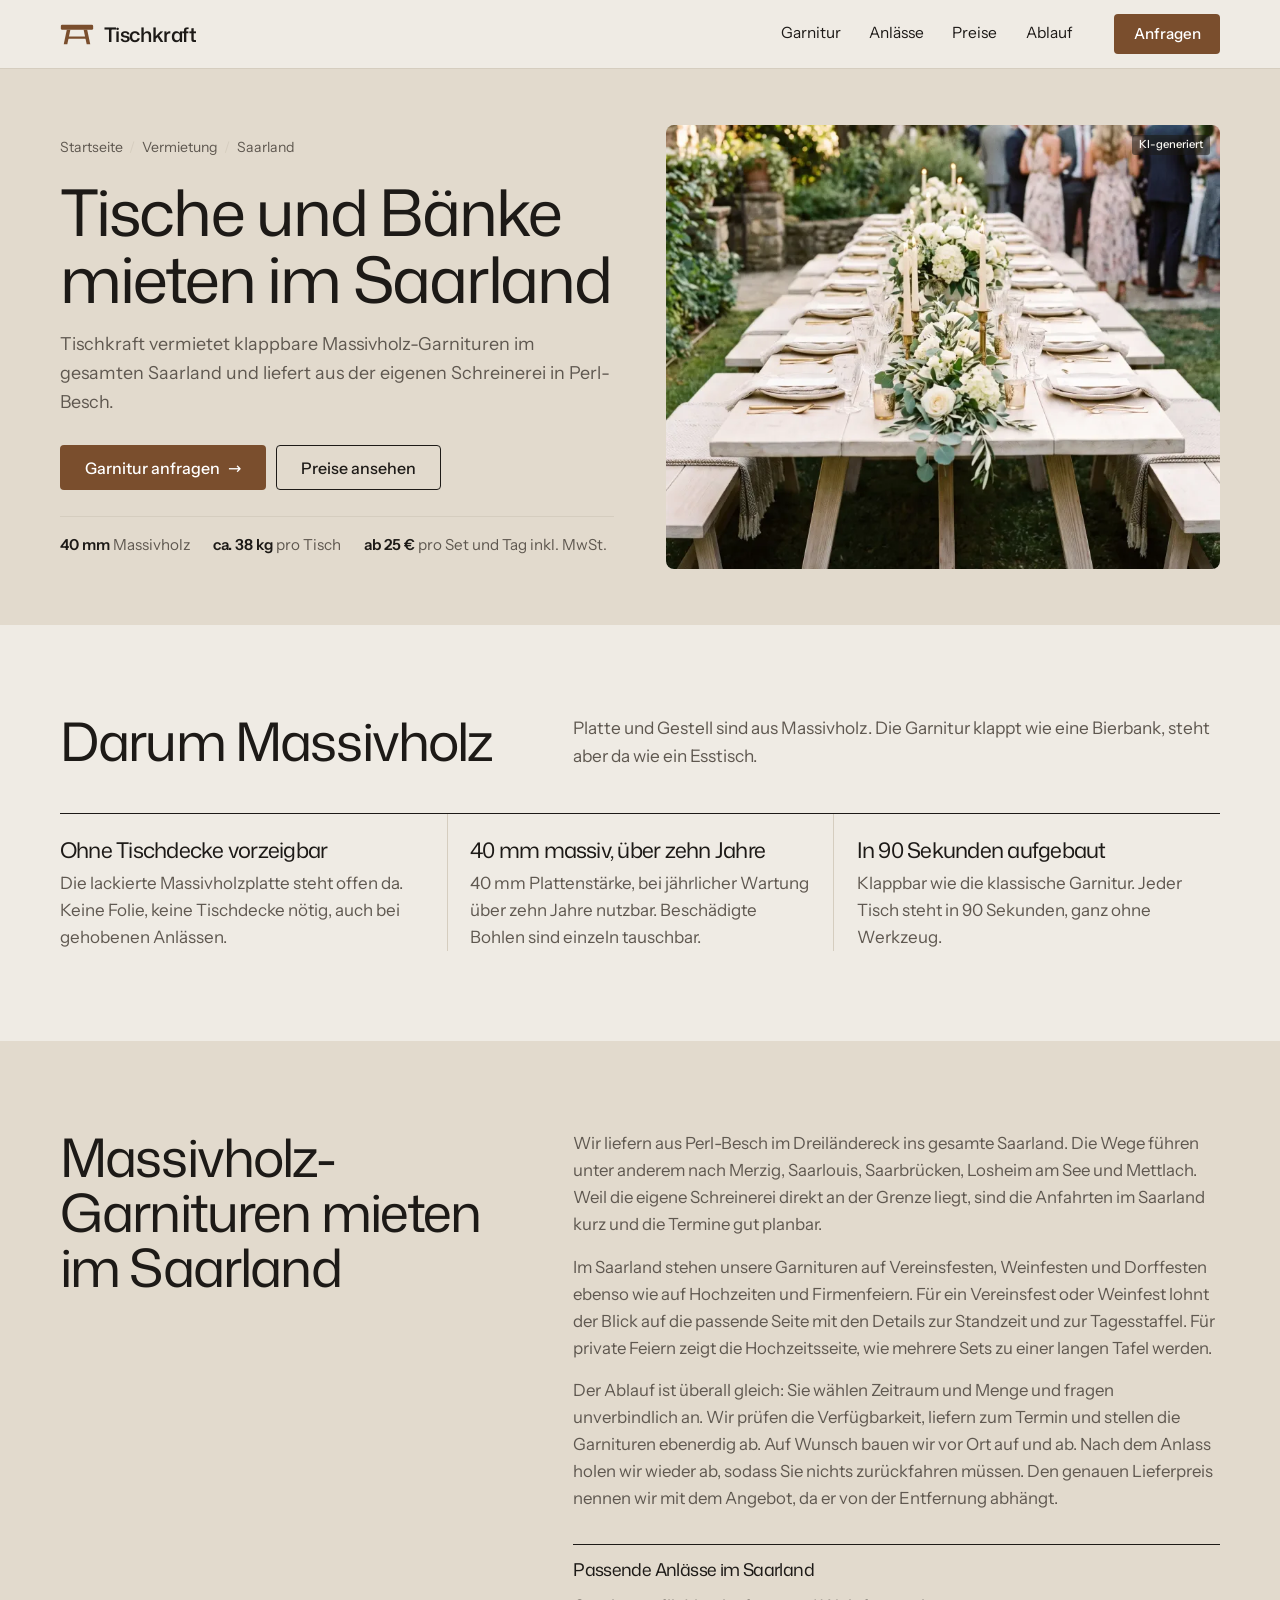
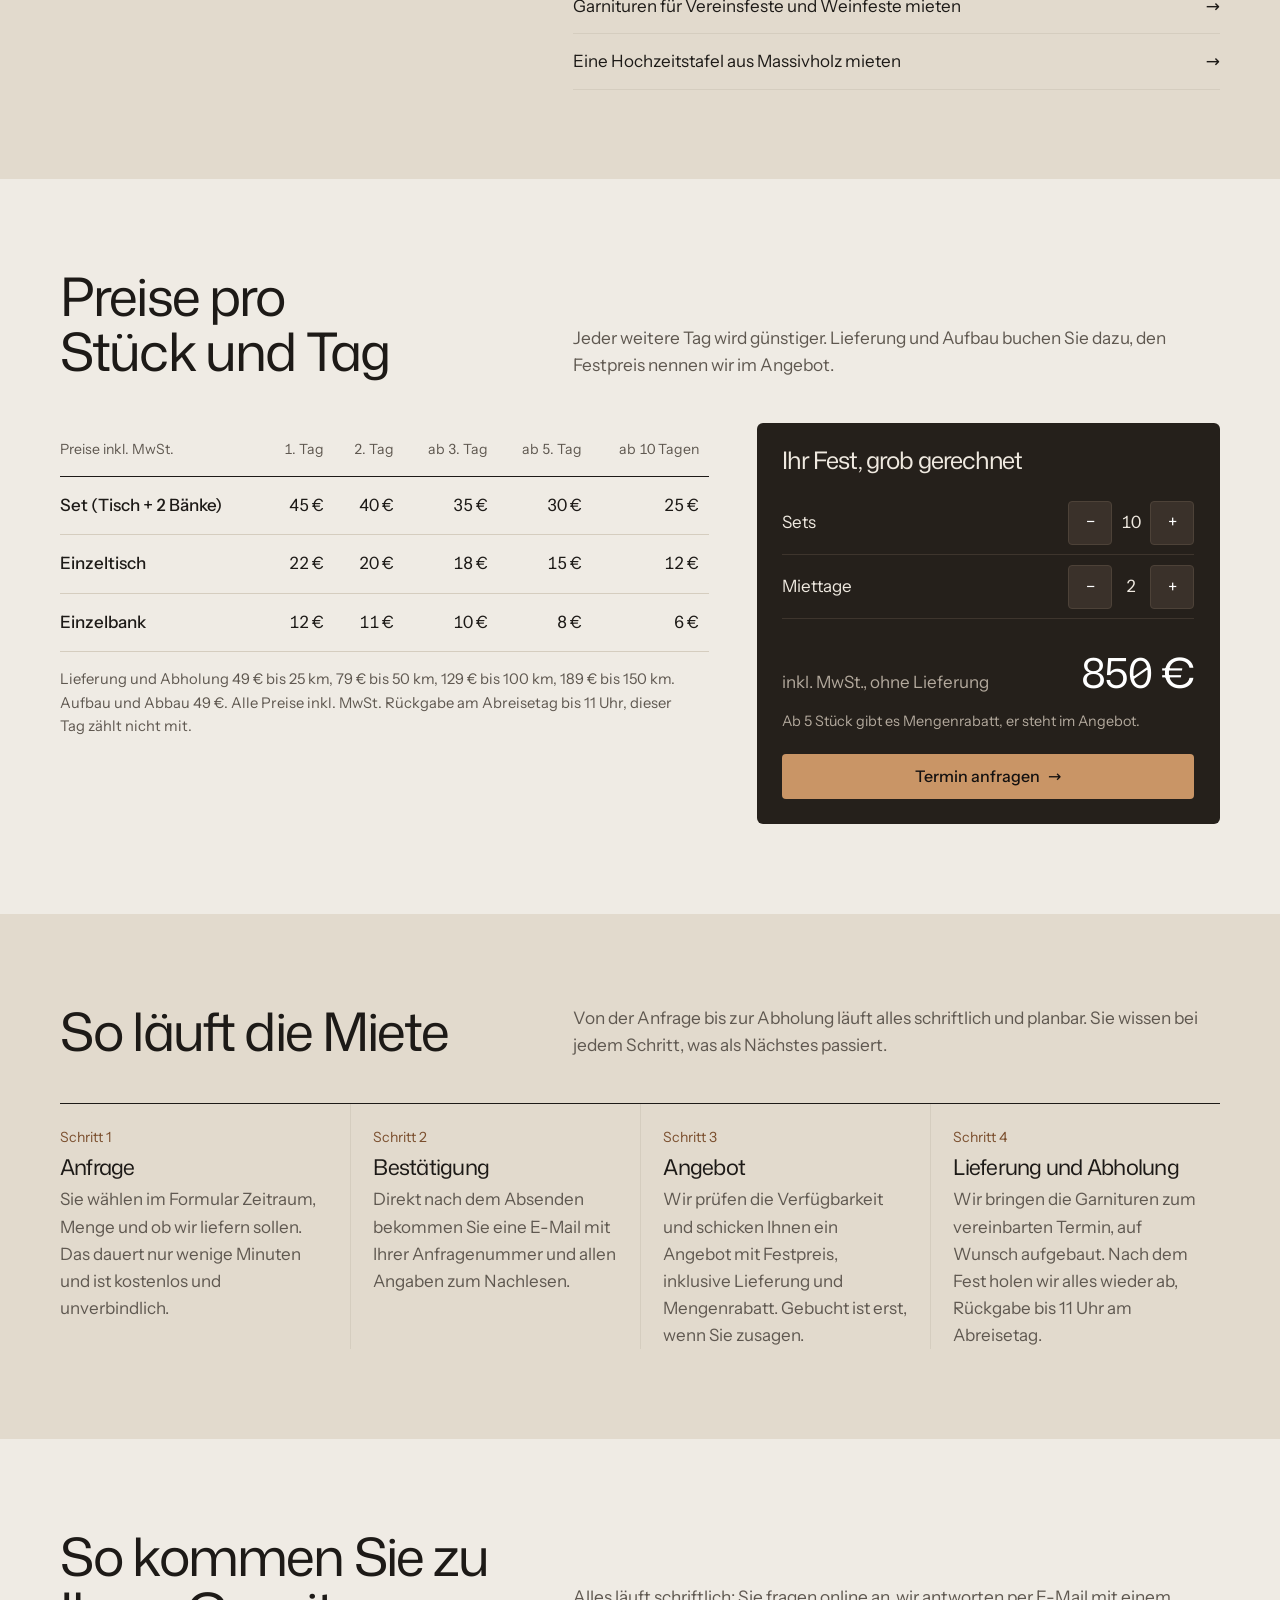
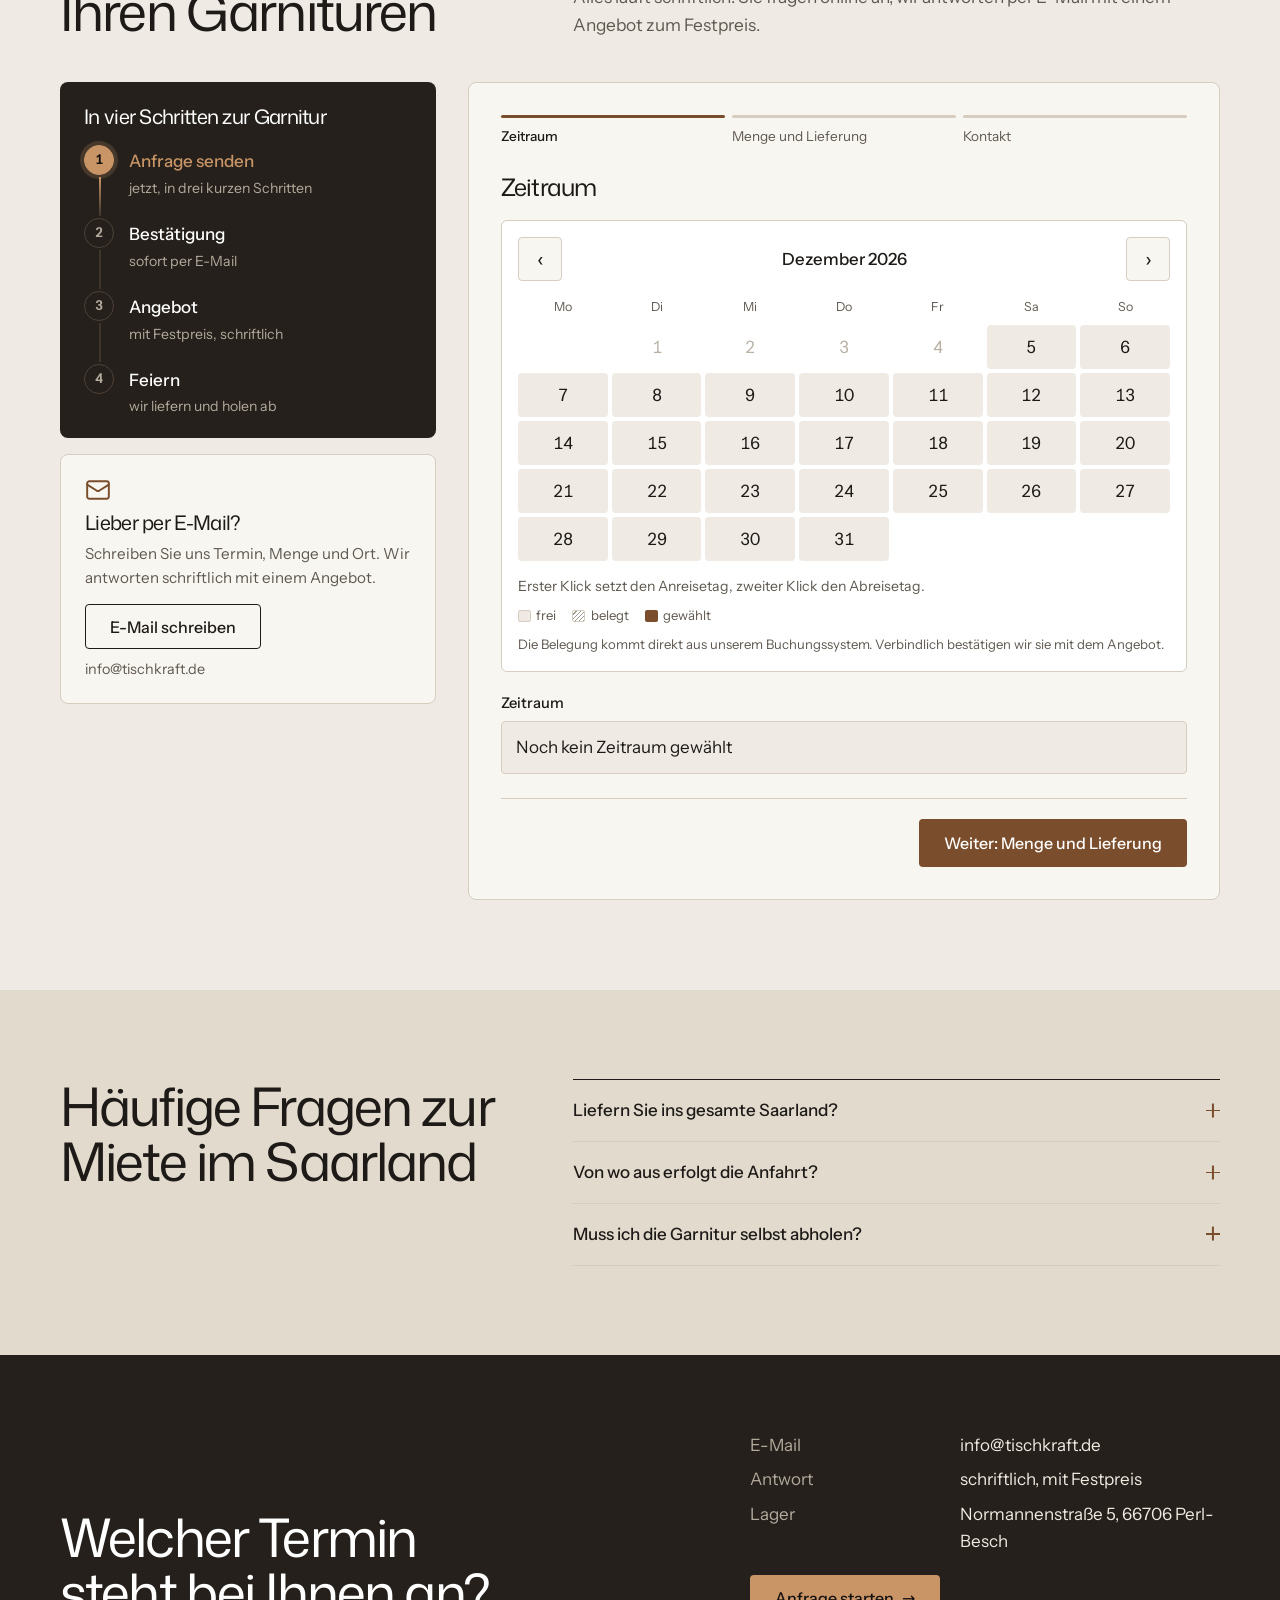
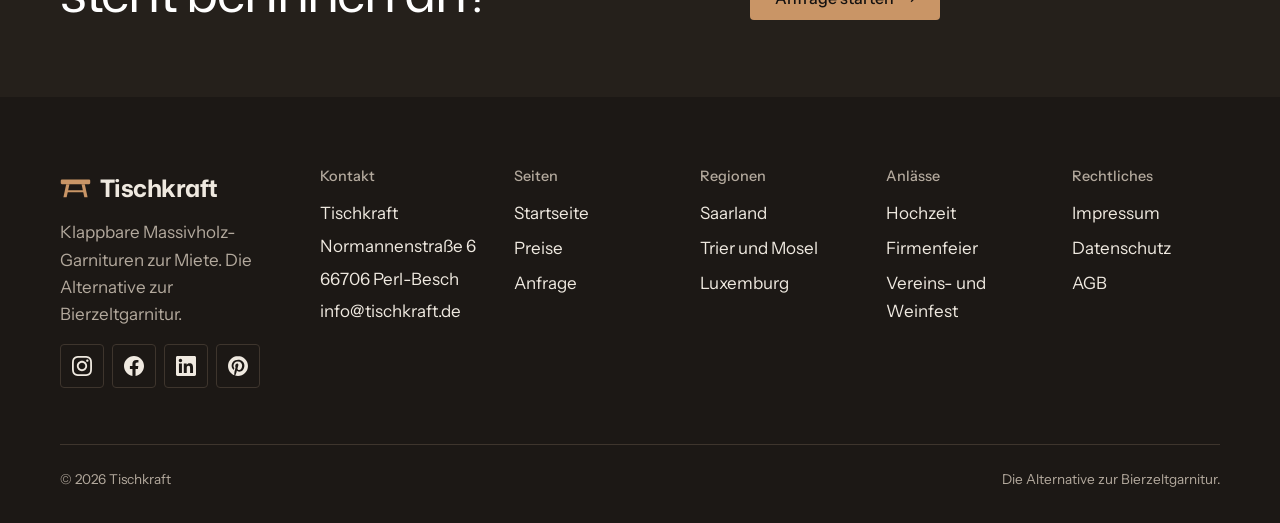
<file: mieten/saarland/index.html>
<!DOCTYPE html><html lang="de" data-astro-cid-5hce7sga> <head><meta charset="utf-8"><meta name="viewport" content="width=device-width, initial-scale=1"><title>Tische und Bänke mieten im Saarland | Tischkraft</title><meta name="description" content="Massivholz-Garnituren mieten im Saarland, geliefert aus der eigenen Schreinerei in Perl. Lieferung, Aufbau und Abholung auf Wunsch inklusive."><link rel="canonical" href="https://tischkraft.de/mieten/saarland/"><meta property="og:type" content="website"><meta property="og:locale" content="de_DE"><meta property="og:site_name" content="Tischkraft"><meta property="og:title" content="Tische und Bänke mieten im Saarland | Tischkraft"><meta property="og:description" content="Massivholz-Garnituren mieten im Saarland, geliefert aus der eigenen Schreinerei in Perl. Lieferung, Aufbau und Abholung auf Wunsch inklusive."><meta property="og:url" content="https://tischkraft.de/mieten/saarland/"><meta property="og:image" content="https://tischkraft.de/share.jpg"><meta property="og:image:alt" content="Tischkraft-Garnitur aus Massivholz: Tisch mit zwei Bänken"><meta name="twitter:card" content="summary_large_image"><meta name="twitter:title" content="Tische und Bänke mieten im Saarland | Tischkraft"><meta name="twitter:description" content="Massivholz-Garnituren mieten im Saarland, geliefert aus der eigenen Schreinerei in Perl. Lieferung, Aufbau und Abholung auf Wunsch inklusive."><meta name="twitter:image" content="https://tischkraft.de/share.jpg"><meta name="theme-color" content="#25201b"><link rel="icon" href="/favicon.svg" type="image/svg+xml"><link rel="icon" href="/favicon-48.png" sizes="48x48" type="image/png"><link rel="apple-touch-icon" href="/apple-touch-icon.png"><link rel="manifest" href="/site.webmanifest"><link rel="sitemap" href="/sitemap-index.xml"><script type="application/ld+json">{"@context":"https://schema.org","@graph":[{"@type":"LocalBusiness","@id":"https://tischkraft.de/#organization","name":"Tischkraft","description":"Vermietung klappbarer Massivholz-Garnituren (Tisch und zwei Bänke) aus eigener Schreinerei in Perl, mit Lieferung ins Saarland, nach Trier und nach Luxemburg. Die Alternative zur Bierzeltgarnitur.","url":"https://tischkraft.de","logo":"https://tischkraft.de/icon-512.png","image":"https://tischkraft.de/share.jpg","email":"info@tischkraft.de","contactPoint":{"@type":"ContactPoint","contactType":"customer service","email":"info@tischkraft.de","availableLanguage":["de"]},"priceRange":"6–45 € pro Stück und Tag inkl. MwSt.","sameAs":["https://www.instagram.com/tischkraft/","https://www.facebook.com/people/Tischkraft/61568313991481/","https://www.linkedin.com/company/105006661/","https://de.pinterest.com/tischkraft/"],"address":{"@type":"PostalAddress","streetAddress":"Normannenstraße 6","postalCode":"66706","addressLocality":"Perl-Besch","addressRegion":"Saarland","addressCountry":"DE"},"areaServed":[{"@type":"State","name":"Saarland"},{"@type":"State","name":"Rheinland-Pfalz"},{"@type":"Country","name":"Luxemburg"}]},{"@type":"WebSite","@id":"https://tischkraft.de/#website","url":"https://tischkraft.de","name":"Tischkraft","inLanguage":"de-DE","publisher":{"@id":"https://tischkraft.de/#organization"}},{"@type":"WebPage","@id":"https://tischkraft.de/mieten/saarland/#webpage","url":"https://tischkraft.de/mieten/saarland/","name":"Tische und Bänke mieten im Saarland | Tischkraft","description":"Massivholz-Garnituren mieten im Saarland, geliefert aus der eigenen Schreinerei in Perl. Lieferung, Aufbau und Abholung auf Wunsch inklusive.","inLanguage":"de-DE","isPartOf":{"@id":"https://tischkraft.de/#website"},"about":{"@id":"https://tischkraft.de/#organization"},"primaryImageOfPage":{"@type":"ImageObject","url":"https://tischkraft.de/share.jpg"}},{"@type":"Service","name":"Tische und Bänke mieten im Saarland","description":"Massivholz-Garnituren mieten im Saarland, geliefert aus der eigenen Schreinerei in Perl. Lieferung, Aufbau und Abholung auf Wunsch inklusive.","serviceType":"Vermietung von Massivholz-Garnituren","provider":{"@id":"https://tischkraft.de/#organization"},"url":"https://tischkraft.de/mieten/saarland/","areaServed":[{"@type":"State","name":"Saarland"}]},{"@type":"FAQPage","mainEntity":[{"@type":"Question","name":"Liefern Sie ins gesamte Saarland?","acceptedAnswer":{"@type":"Answer","text":"Tischkraft liefert aus Perl-Besch ins gesamte Saarland, unter anderem nach Merzig, Saarlouis, Saarbrücken, Losheim am See und Mettlach. Den genauen Lieferpreis nennen wir mit dem Angebot."}},{"@type":"Question","name":"Von wo aus erfolgt die Anfahrt?","acceptedAnswer":{"@type":"Answer","text":"Die Anfahrt erfolgt aus der eigenen Schreinerei in Perl-Besch im Dreiländereck. Von dort sind die Wege ins Saarland kurz."}},{"@type":"Question","name":"Muss ich die Garnitur selbst abholen?","acceptedAnswer":{"@type":"Answer","text":"Nein. Wir liefern zum Termin, stellen die Garnituren ebenerdig ab und holen nach dem Anlass wieder ab. Aufbau und Abbau vor Ort sind zusätzlich buchbar."}}]},{"@type":"BreadcrumbList","itemListElement":[{"@type":"ListItem","position":1,"name":"Startseite","item":"https://tischkraft.de/"},{"@type":"ListItem","position":2,"name":"Vermietung","item":"https://tischkraft.de/mieten/"},{"@type":"ListItem","position":3,"name":"Saarland","item":"https://tischkraft.de/mieten/saarland/"}]}]}</script><link rel="stylesheet" href="/_astro/firmenfeier.B2t3z-JE.css">
<style>.phero[data-astro-cid-7bavruds]{background:var(--tk-sand);padding-block:clamp(2rem,4.5vw,3.5rem)}.phero-grid[data-astro-cid-7bavruds]{display:grid;grid-template-columns:6fr 6fr;gap:clamp(1.5rem,4vw,3.5rem);align-items:center}.crumbs[data-astro-cid-7bavruds] ol[data-astro-cid-7bavruds]{list-style:none;display:flex;flex-wrap:wrap;gap:.4rem;margin:0 0 1.2rem;padding:0;font-size:.88rem;color:var(--tk-ink-soft)}.crumbs[data-astro-cid-7bavruds] li[data-astro-cid-7bavruds]+li[data-astro-cid-7bavruds]:before{content:"/";margin-right:.4rem;color:var(--tk-line)}.crumbs[data-astro-cid-7bavruds] a[data-astro-cid-7bavruds]{color:inherit;text-underline-offset:3px}.phero[data-astro-cid-7bavruds] h1[data-astro-cid-7bavruds]{font-size:clamp(2.3rem,5vw,4.2rem)}.phero-lead[data-astro-cid-7bavruds]{margin-top:1.2rem;font-size:1.12rem;color:var(--tk-ink-soft);max-width:46ch}.phero-ctas[data-astro-cid-7bavruds]{display:flex;gap:.6rem;flex-wrap:wrap;margin-top:1.8rem}.phero-facts[data-astro-cid-7bavruds]{list-style:none;display:flex;flex-wrap:wrap;gap:.4rem 1.4rem;margin:1.6rem 0 0;padding:1rem 0 0;border-top:1px solid var(--tk-line);font-size:.95rem;color:var(--tk-ink-soft)}.phero-facts[data-astro-cid-7bavruds] b[data-astro-cid-7bavruds]{color:var(--tk-ink);font-weight:600}.phero-pic[data-astro-cid-7bavruds]{border-radius:var(--tk-radius-lg);aspect-ratio:5 / 4;background:var(--tk-placeholder)}.phero-pic[data-astro-cid-7bavruds] img{width:100%;height:100%;object-fit:cover;display:block}@media(max-width:860px){.phero-grid[data-astro-cid-7bavruds]{grid-template-columns:1fr}.phero-pic[data-astro-cid-7bavruds]{order:-1;aspect-ratio:16 / 10}}@media(max-width:540px){.phero-ctas[data-astro-cid-7bavruds] .btn[data-astro-cid-7bavruds]{flex:1 1 100%}}
</style>
<link rel="stylesheet" href="/_astro/firmenfeier.CvhXvL6-.css">
<style>.prose[data-astro-cid-ogf5ymiv] p[data-astro-cid-ogf5ymiv]{color:var(--tk-ink-soft);font-size:1.05rem;max-width:65ch}.prose[data-astro-cid-ogf5ymiv] p[data-astro-cid-ogf5ymiv]+p[data-astro-cid-ogf5ymiv]{margin-top:1rem}.prose[data-astro-cid-ogf5ymiv] h3[data-astro-cid-ogf5ymiv]{font-size:1.1rem;margin-top:2rem;padding-top:1rem;border-top:1px solid var(--tk-ink)}
</style></head> <body data-astro-cid-5hce7sga> <a class="skip-link" href="#inhalt" data-astro-cid-5hce7sga>Zum Inhalt springen</a> <header class="header" data-astro-cid-3ef6ksr2> <div class="bar" data-astro-cid-3ef6ksr2> <a class="brand" href="/" aria-label="Tischkraft – zur Startseite" data-astro-cid-3ef6ksr2> <svg class="tk-mark brand-mark" viewBox="0 0 40 28" height="24" width="34" aria-hidden="true" fill="currentColor"> <rect x="1" y="3" width="38" height="6" rx="1.5"></rect> <path d="M8 9h4.2l-3.6 17H4.4z"></path> <path d="M27.8 9H32l3.6 17h-4.2z"></path> <rect x="7.5" y="17" width="25" height="2.6" rx="1"></rect> </svg> <span class="brand-name" data-astro-cid-3ef6ksr2>Tischkraft</span> </a> <nav class="nav" aria-label="Hauptnavigation" data-astro-cid-3ef6ksr2> <a class="nav-link" href="/#garnitur" data-astro-cid-3ef6ksr2>Garnitur</a><a class="nav-link" href="/#anlaesse" data-astro-cid-3ef6ksr2>Anlässe</a><a class="nav-link" href="#preise" data-astro-cid-3ef6ksr2>Preise</a><a class="nav-link" href="#ablauf" data-astro-cid-3ef6ksr2>Ablauf</a> </nav> <a class="btn btn-primary nav-cta" href="#anfrage" data-astro-cid-3ef6ksr2>Anfragen</a> <button class="menu-btn" type="button" aria-expanded="false" aria-controls="menu-mobil" data-menu data-astro-cid-3ef6ksr2> <span class="menu-ic" aria-hidden="true" data-astro-cid-3ef6ksr2><span data-astro-cid-3ef6ksr2></span><span data-astro-cid-3ef6ksr2></span><span data-astro-cid-3ef6ksr2></span></span> <span class="sr-only" data-astro-cid-3ef6ksr2>Menü</span> </button> </div> <nav class="menu-mobil" id="menu-mobil" aria-label="Menü" hidden data-astro-cid-3ef6ksr2> <a href="/#garnitur" data-astro-cid-3ef6ksr2>Garnitur</a><a href="/#anlaesse" data-astro-cid-3ef6ksr2>Anlässe</a><a href="#preise" data-astro-cid-3ef6ksr2>Preise</a><a href="#ablauf" data-astro-cid-3ef6ksr2>Ablauf</a> </nav> </header> <script type="module">const d=document.querySelector("[data-menu]"),t=document.getElementById("menu-mobil");if(d&&t){const n=e=>{d.setAttribute("aria-expanded",String(e)),t.hidden=!e};d.addEventListener("click",()=>n(t.hidden)),t.querySelectorAll("a").forEach(e=>e.addEventListener("click",()=>n(!1))),document.addEventListener("keydown",e=>e.key==="Escape"&&n(!1))}</script>  <main id="inhalt" data-astro-cid-5hce7sga>  <section class="phero" data-astro-cid-7bavruds> <div class="wrap phero-grid" data-astro-cid-7bavruds> <div class="phero-text" data-astro-cid-7bavruds> <nav class="crumbs" aria-label="Brotkrumen" data-astro-cid-7bavruds> <ol data-astro-cid-7bavruds> <li data-astro-cid-7bavruds><a href="/" data-astro-cid-7bavruds>Startseite</a></li><li data-astro-cid-7bavruds><a href="/mieten/" data-astro-cid-7bavruds>Vermietung</a></li><li data-astro-cid-7bavruds><span aria-current="page" data-astro-cid-7bavruds>Saarland</span></li> </ol> </nav> <h1 data-astro-cid-7bavruds>Tische und Bänke mieten im Saarland</h1> <p class="phero-lead" data-astro-cid-7bavruds>Tischkraft vermietet klappbare Massivholz-Garnituren im gesamten Saarland und liefert aus der eigenen Schreinerei in Perl-Besch.</p> <div class="phero-ctas" data-astro-cid-7bavruds> <a class="btn btn-primary" href="#anfrage" data-astro-cid-7bavruds>Garnitur anfragen <span class="arr" aria-hidden="true" data-astro-cid-7bavruds>→</span></a> <a class="btn btn-line" href="#preise" data-astro-cid-7bavruds>Preise ansehen</a> </div> <ul class="phero-facts" data-astro-cid-7bavruds> <li data-astro-cid-7bavruds><b data-astro-cid-7bavruds>40 mm</b> Massivholz</li><li data-astro-cid-7bavruds><b data-astro-cid-7bavruds>ca. 38 kg</b> pro Tisch</li><li data-astro-cid-7bavruds><b data-astro-cid-7bavruds>ab 25 €</b> pro Set und Tag inkl. MwSt.</li> </ul> </div> <div class="phero-pic zoomwrap" data-ki="KI-generiert" data-astro-cid-7bavruds> <img src="/_astro/anlass-hochzeit.Cw9wLnQR_Z1Aq5aN.webp" srcset="/_astro/anlass-hochzeit.Cw9wLnQR_2nJFhE.webp 480w, /_astro/anlass-hochzeit.Cw9wLnQR_4E6Cz.webp 800w, /_astro/anlass-hochzeit.Cw9wLnQR_Z1iNgdE.webp 1200w, /_astro/anlass-hochzeit.Cw9wLnQR_eJn2j.webp 1600w" alt="Gedeckte Tafel aus Tischkraft-Garnituren bei einer Feier im Freien" sizes="(max-width: 860px) 100vw, 620px" style="object-position:50% 75%" loading="eager" fetchpriority="high" decoding="async" width="1856" height="2304" class="zoom"> </div> </div> </section>  <section class="blk" data-astro-cid-ogf5ymiv> <div class="wrap" data-astro-cid-ogf5ymiv> <div class="blk-head" data-astro-cid-ogf5ymiv><h2 data-astro-cid-ogf5ymiv>Darum Massivholz</h2><p data-astro-cid-ogf5ymiv>Platte und Gestell sind aus Massivholz. Die Garnitur klappt wie eine Bierbank, steht aber da wie ein Esstisch.</p></div> <div class="ruled" style="--cols:3" data-astro-cid-ogf5ymiv> <div data-astro-cid-ogf5ymiv><h3 data-astro-cid-ogf5ymiv>Ohne Tischdecke vorzeigbar</h3><p data-astro-cid-ogf5ymiv>Die lackierte Massivholzplatte steht offen da. Keine Folie, keine Tischdecke nötig, auch bei gehobenen Anlässen.</p></div><div data-astro-cid-ogf5ymiv><h3 data-astro-cid-ogf5ymiv>40 mm massiv, über zehn Jahre</h3><p data-astro-cid-ogf5ymiv>40 mm Plattenstärke, bei jährlicher Wartung über zehn Jahre nutzbar. Beschädigte Bohlen sind einzeln tauschbar.</p></div><div data-astro-cid-ogf5ymiv><h3 data-astro-cid-ogf5ymiv>In 90 Sekunden aufgebaut</h3><p data-astro-cid-ogf5ymiv>Klappbar wie die klassische Garnitur. Jeder Tisch steht in 90 Sekunden, ganz ohne Werkzeug.</p></div> </div> </div> </section> <section class="blk blk-sand" data-astro-cid-ogf5ymiv> <div class="wrap blk-split" data-astro-cid-ogf5ymiv> <h2 data-astro-cid-ogf5ymiv>Massivholz-Garnituren mieten im Saarland</h2> <div class="prose" data-astro-cid-ogf5ymiv> <p data-astro-cid-ogf5ymiv>Wir liefern aus Perl-Besch im Dreiländereck ins gesamte Saarland. Die Wege führen unter anderem nach Merzig, Saarlouis, Saarbrücken, Losheim am See und Mettlach. Weil die eigene Schreinerei direkt an der Grenze liegt, sind die Anfahrten im Saarland kurz und die Termine gut planbar.</p><p data-astro-cid-ogf5ymiv>Im Saarland stehen unsere Garnituren auf Vereinsfesten, Weinfesten und Dorffesten ebenso wie auf Hochzeiten und Firmenfeiern. Für ein Vereinsfest oder Weinfest lohnt der Blick auf die passende Seite mit den Details zur Standzeit und zur Tagesstaffel. Für private Feiern zeigt die Hochzeitsseite, wie mehrere Sets zu einer langen Tafel werden.</p><p data-astro-cid-ogf5ymiv>Der Ablauf ist überall gleich: Sie wählen Zeitraum und Menge und fragen unverbindlich an. Wir prüfen die Verfügbarkeit, liefern zum Termin und stellen die Garnituren ebenerdig ab. Auf Wunsch bauen wir vor Ort auf und ab. Nach dem Anlass holen wir wieder ab, sodass Sie nichts zurückfahren müssen. Den genauen Lieferpreis nennen wir mit dem Angebot, da er von der Entfernung abhängt.</p> <h3 data-astro-cid-ogf5ymiv>Passende Anlässe im Saarland</h3> <ul class="link-list" data-astro-cid-ogf5ymiv> <li data-astro-cid-ogf5ymiv><a href="/vereinsfest/" data-astro-cid-ogf5ymiv>Garnituren für Vereinsfeste und Weinfeste mieten<span aria-hidden="true" data-astro-cid-ogf5ymiv>→</span></a></li><li data-astro-cid-ogf5ymiv><a href="/hochzeit/" data-astro-cid-ogf5ymiv>Eine Hochzeitstafel aus Massivholz mieten<span aria-hidden="true" data-astro-cid-ogf5ymiv>→</span></a></li> </ul> </div> </div> </section> <section id="preise" class="blk" data-astro-cid-6366rumt> <div class="wrap" data-astro-cid-6366rumt> <div class="blk-head" data-astro-cid-6366rumt><h2 data-astro-cid-6366rumt>Preise pro Stück und Tag</h2><p data-astro-cid-6366rumt>Jeder weitere Tag wird günstiger. Lieferung und Aufbau buchen Sie dazu, den Festpreis nennen wir im Angebot.</p></div> <div class="price" data-astro-cid-6366rumt> <div data-astro-cid-6366rumt> <div class="tbl" data-astro-cid-6366rumt> <table data-astro-cid-6366rumt> <caption class="sr-only" data-astro-cid-6366rumt>Preise pro Stück und Tag</caption> <thead data-astro-cid-6366rumt><tr data-astro-cid-6366rumt><th scope="col" data-astro-cid-6366rumt><span class="lang" data-astro-cid-6366rumt>Preise inkl. MwSt.</span><span class="kurz" data-astro-cid-6366rumt>inkl. MwSt.</span></th><th scope="col" data-astro-cid-6366rumt><span class="lang" data-astro-cid-6366rumt>1. Tag</span><span class="kurz" data-astro-cid-6366rumt>1. Tag</span></th><th scope="col" data-astro-cid-6366rumt><span class="lang" data-astro-cid-6366rumt>2. Tag</span><span class="kurz" data-astro-cid-6366rumt>2. Tag</span></th><th scope="col" data-astro-cid-6366rumt><span class="lang" data-astro-cid-6366rumt>ab 3. Tag</span><span class="kurz" data-astro-cid-6366rumt>ab 3.</span></th><th scope="col" data-astro-cid-6366rumt><span class="lang" data-astro-cid-6366rumt>ab 5. Tag</span><span class="kurz" data-astro-cid-6366rumt>ab 5.</span></th><th scope="col" data-astro-cid-6366rumt><span class="lang" data-astro-cid-6366rumt>ab 10 Tagen</span><span class="kurz" data-astro-cid-6366rumt>ab 10.</span></th></tr></thead> <tbody data-astro-cid-6366rumt> <tr data-astro-cid-6366rumt><th scope="row" data-astro-cid-6366rumt><span class="lang" data-astro-cid-6366rumt>Set (Tisch + 2 Bänke)</span><span class="kurz" data-astro-cid-6366rumt>Set</span></th><td data-astro-cid-6366rumt>45 €</td><td data-astro-cid-6366rumt>40 €</td><td data-astro-cid-6366rumt>35 €</td><td data-astro-cid-6366rumt>30 €</td><td data-astro-cid-6366rumt>25 €</td></tr><tr data-astro-cid-6366rumt><th scope="row" data-astro-cid-6366rumt><span class="lang" data-astro-cid-6366rumt>Einzeltisch</span><span class="kurz" data-astro-cid-6366rumt>Tisch</span></th><td data-astro-cid-6366rumt>22 €</td><td data-astro-cid-6366rumt>20 €</td><td data-astro-cid-6366rumt>18 €</td><td data-astro-cid-6366rumt>15 €</td><td data-astro-cid-6366rumt>12 €</td></tr><tr data-astro-cid-6366rumt><th scope="row" data-astro-cid-6366rumt><span class="lang" data-astro-cid-6366rumt>Einzelbank</span><span class="kurz" data-astro-cid-6366rumt>Bank</span></th><td data-astro-cid-6366rumt>12 €</td><td data-astro-cid-6366rumt>11 €</td><td data-astro-cid-6366rumt>10 €</td><td data-astro-cid-6366rumt>8 €</td><td data-astro-cid-6366rumt>6 €</td></tr> </tbody> </table> </div> <p class="fine" data-astro-cid-6366rumt>Lieferung und Abholung 49 € bis 25 km, 79 € bis 50 km, 129 € bis 100 km, 189 € bis 150 km. Aufbau und Abbau 49 €. Alle Preise inkl. MwSt. Rückgabe am Abreisetag bis 11 Uhr, dieser Tag zählt nicht mit.</p> </div> <div class="calc" data-rechner data-rates="[45,40,35,30,25]" data-sets="10" data-tage="2" data-astro-cid-6366rumt> <h3 data-astro-cid-6366rumt>Ihr Fest, grob gerechnet</h3> <div class="calc-row" data-astro-cid-6366rumt><span id="lbl-sets" data-astro-cid-6366rumt>Sets</span> <span class="step" data-astro-cid-6366rumt><button type="button" data-k="set" data-d="-1" aria-label="Sets weniger" data-astro-cid-6366rumt>−</button><output data-o="set" aria-labelledby="lbl-sets" data-astro-cid-6366rumt>10</output><button type="button" data-k="set" data-d="1" aria-label="Sets mehr" data-astro-cid-6366rumt>+</button></span></div> <div class="calc-row" data-astro-cid-6366rumt><span id="lbl-tage" data-astro-cid-6366rumt>Miettage</span> <span class="step" data-astro-cid-6366rumt><button type="button" data-k="tage" data-d="-1" aria-label="Miettage weniger" data-astro-cid-6366rumt>−</button><output data-o="tage" aria-labelledby="lbl-tage" data-astro-cid-6366rumt>2</output><button type="button" data-k="tage" data-d="1" aria-label="Miettage mehr" data-astro-cid-6366rumt>+</button></span></div> <div class="calc-sum" data-astro-cid-6366rumt><span data-astro-cid-6366rumt>inkl. MwSt., ohne Lieferung</span><b data-o="sum" aria-live="polite" data-astro-cid-6366rumt>850 €</b></div> <p class="calc-fine" data-astro-cid-6366rumt>Ab 5 Stück gibt es Mengenrabatt, er steht im Angebot.</p> <a class="btn btn-hi calc-btn" href="#anfrage" data-astro-cid-6366rumt>Termin anfragen <span class="arr" aria-hidden="true" data-astro-cid-6366rumt>→</span></a> </div> </div> </div> </section> <script type="module" src="/_astro/PreisBlock.astro_astro_type_script_index_0_lang._vf2Koi_.js"></script>  <section id="ablauf" class="blk blk-sand" data-astro-cid-klvwrq4m> <div class="wrap" data-astro-cid-klvwrq4m> <div class="blk-head" data-astro-cid-klvwrq4m><h2 data-astro-cid-klvwrq4m>So läuft die Miete</h2><p data-astro-cid-klvwrq4m>Von der Anfrage bis zur Abholung läuft alles schriftlich und planbar. Sie wissen bei jedem Schritt, was als Nächstes passiert.</p></div> <ol class="ruled" data-astro-cid-klvwrq4m> <li data-astro-cid-klvwrq4m><small data-astro-cid-klvwrq4m>Schritt 1</small><h3 data-astro-cid-klvwrq4m>Anfrage</h3><p data-astro-cid-klvwrq4m>Sie wählen im Formular Zeitraum, Menge und ob wir liefern sollen. Das dauert nur wenige Minuten und ist kostenlos und unverbindlich.</p></li><li data-astro-cid-klvwrq4m><small data-astro-cid-klvwrq4m>Schritt 2</small><h3 data-astro-cid-klvwrq4m>Bestätigung</h3><p data-astro-cid-klvwrq4m>Direkt nach dem Absenden bekommen Sie eine E-Mail mit Ihrer Anfragenummer und allen Angaben zum Nachlesen.</p></li><li data-astro-cid-klvwrq4m><small data-astro-cid-klvwrq4m>Schritt 3</small><h3 data-astro-cid-klvwrq4m>Angebot</h3><p data-astro-cid-klvwrq4m>Wir prüfen die Verfügbarkeit und schicken Ihnen ein Angebot mit Festpreis, inklusive Lieferung und Mengenrabatt. Gebucht ist erst, wenn Sie zusagen.</p></li><li data-astro-cid-klvwrq4m><small data-astro-cid-klvwrq4m>Schritt 4</small><h3 data-astro-cid-klvwrq4m>Lieferung und Abholung</h3><p data-astro-cid-klvwrq4m>Wir bringen die Garnituren zum vereinbarten Termin, auf Wunsch aufgebaut. Nach dem Fest holen wir alles wieder ab, Rückgabe bis 11 Uhr am Abreisetag.</p></li> </ol> </div> </section>  <section id="anfrage" class="blk" data-astro-cid-z6ic5kke> <div class="wrap" data-astro-cid-z6ic5kke> <div class="blk-head" data-astro-cid-z6ic5kke><h2 data-astro-cid-z6ic5kke>So kommen Sie zu Ihren Garnituren</h2><p data-astro-cid-z6ic5kke>Alles läuft schriftlich: Sie fragen online an, wir antworten per E-Mail mit einem Angebot zum Festpreis.</p></div> <div class="grid" data-astro-cid-z6ic5kke> <aside class="seite" data-astro-cid-z6ic5kke> <div class="weg" data-astro-cid-z6ic5kke> <h3 data-astro-cid-z6ic5kke>In vier Schritten zur Garnitur</h3> <ol data-astro-cid-z6ic5kke> <li class="jetzt" data-astro-cid-z6ic5kke> <span class="nr" aria-hidden="true" data-astro-cid-z6ic5kke>1</span> <span class="txt" data-astro-cid-z6ic5kke><b data-astro-cid-z6ic5kke>Anfrage senden</b><small data-astro-cid-z6ic5kke>jetzt, in drei kurzen Schritten</small></span> </li><li data-astro-cid-z6ic5kke> <span class="nr" aria-hidden="true" data-astro-cid-z6ic5kke>2</span> <span class="txt" data-astro-cid-z6ic5kke><b data-astro-cid-z6ic5kke>Bestätigung</b><small data-astro-cid-z6ic5kke>sofort per E-Mail</small></span> </li><li data-astro-cid-z6ic5kke> <span class="nr" aria-hidden="true" data-astro-cid-z6ic5kke>3</span> <span class="txt" data-astro-cid-z6ic5kke><b data-astro-cid-z6ic5kke>Angebot</b><small data-astro-cid-z6ic5kke>mit Festpreis, schriftlich</small></span> </li><li data-astro-cid-z6ic5kke> <span class="nr" aria-hidden="true" data-astro-cid-z6ic5kke>4</span> <span class="txt" data-astro-cid-z6ic5kke><b data-astro-cid-z6ic5kke>Feiern</b><small data-astro-cid-z6ic5kke>wir liefern und holen ab</small></span> </li> </ol> </div> <div class="mail" data-astro-cid-z6ic5kke> <svg class="mail-ico" viewBox="0 0 24 24" width="26" height="26" fill="none" stroke="currentColor" stroke-width="1.8" stroke-linecap="round" stroke-linejoin="round" aria-hidden="true" data-astro-cid-z6ic5kke><path d="m22 7l-8.991 5.727a2 2 0 0 1-2.009 0L2 7" data-astro-cid-z6ic5kke></path><rect width="20" height="16" x="2" y="4" rx="2" data-astro-cid-z6ic5kke></rect></svg> <h3 data-astro-cid-z6ic5kke>Lieber per E-Mail?</h3> <p data-astro-cid-z6ic5kke>Schreiben Sie uns Termin, Menge und Ort. Wir antworten schriftlich mit einem Angebot.</p> <a class="btn btn-line mail-btn" href="mailto:info@tischkraft.de" data-astro-cid-z6ic5kke>E-Mail schreiben</a> <span class="mail-adr" data-astro-cid-z6ic5kke>info@tischkraft.de</span> </div> </aside> <div class="mietform" id="mietform" data-astro-cid-rlzvurd2>  <ol class="stepbar" data-astro-cid-rlzvurd2> <li class="stepbar-item" data-stepbar="1" data-astro-cid-rlzvurd2> <span class="stepbar-num" data-astro-cid-rlzvurd2>1</span> <span class="stepbar-label" data-astro-cid-rlzvurd2>Zeitraum</span> </li><li class="stepbar-item" data-stepbar="2" data-astro-cid-rlzvurd2> <span class="stepbar-num" data-astro-cid-rlzvurd2>2</span> <span class="stepbar-label" data-astro-cid-rlzvurd2>Menge und Lieferung</span> </li><li class="stepbar-item" data-stepbar="3" data-astro-cid-rlzvurd2> <span class="stepbar-num" data-astro-cid-rlzvurd2>3</span> <span class="stepbar-label" data-astro-cid-rlzvurd2>Kontakt</span> </li> </ol> <form class="anfrage-form" data-form novalidate data-astro-cid-rlzvurd2> <p class="err-summary" data-err-summary role="alert" hidden data-astro-cid-rlzvurd2>Bitte prüfen Sie die markierten Felder.</p>  <div class="hp" aria-hidden="true" data-astro-cid-rlzvurd2> <label for="mf-hp" data-astro-cid-rlzvurd2>Website</label> <input type="text" id="mf-hp" name="hp_website" tabindex="-1" autocomplete="off" data-astro-cid-rlzvurd2> </div>  <section class="step" data-step="1" data-astro-cid-rlzvurd2> <h3 class="step-head" data-astro-cid-rlzvurd2>Zeitraum</h3> <div class="cal" aria-label="Zeitraum wählen" data-astro-cid-rlzvurd2> <div class="cal-top" data-astro-cid-rlzvurd2> <button type="button" class="cal-nav" data-nav="prev" aria-label="Voriger Monat" data-astro-cid-rlzvurd2> <span aria-hidden="true" data-astro-cid-rlzvurd2>‹</span> </button> <strong class="cal-title" data-cal-title aria-live="polite" data-astro-cid-rlzvurd2></strong> <button type="button" class="cal-nav" data-nav="next" aria-label="Nächster Monat" data-astro-cid-rlzvurd2> <span aria-hidden="true" data-astro-cid-rlzvurd2>›</span> </button> </div> <div class="cal-weekdays" aria-hidden="true" data-astro-cid-rlzvurd2> <span data-astro-cid-rlzvurd2>Mo</span><span data-astro-cid-rlzvurd2>Di</span><span data-astro-cid-rlzvurd2>Mi</span><span data-astro-cid-rlzvurd2>Do</span><span data-astro-cid-rlzvurd2>Fr</span><span data-astro-cid-rlzvurd2>Sa</span><span data-astro-cid-rlzvurd2>So</span> </div> <div class="cal-grid" data-cal-grid role="group" aria-label="Zeitraum wählen" data-astro-cid-rlzvurd2></div> <p class="cal-hint" data-astro-cid-rlzvurd2>Erster Klick setzt den Anreisetag, zweiter Klick den Abreisetag.</p> <ul class="cal-legend" data-astro-cid-rlzvurd2> <li data-astro-cid-rlzvurd2><span class="dot dot-free" data-astro-cid-rlzvurd2></span>frei</li> <li data-astro-cid-rlzvurd2><span class="dot dot-busy" data-astro-cid-rlzvurd2></span>belegt</li> <li data-astro-cid-rlzvurd2><span class="dot dot-sel" data-astro-cid-rlzvurd2></span>gewählt</li> </ul> <p class="cal-note" data-astro-cid-rlzvurd2>Die Belegung kommt direkt aus unserem Buchungssystem. Verbindlich bestätigen wir sie mit dem Angebot.</p> </div> <div class="selected-range" data-selected-range data-astro-cid-rlzvurd2> <span class="sr-label" data-astro-cid-rlzvurd2>Zeitraum</span> <span class="sr-value" data-range-text data-astro-cid-rlzvurd2>Noch kein Zeitraum gewählt</span> </div> <input type="hidden" name="von" data-von data-astro-cid-rlzvurd2> <input type="hidden" name="bis" data-bis data-astro-cid-rlzvurd2> </section>  <section class="step" data-step="2" hidden data-astro-cid-rlzvurd2> <h3 class="step-head" data-astro-cid-rlzvurd2>Menge und Lieferung</h3> <fieldset class="field menge" data-astro-cid-rlzvurd2> <legend data-astro-cid-rlzvurd2>Menge <span class="req" data-astro-cid-rlzvurd2>*</span></legend> <p class="menge-hint" data-astro-cid-rlzvurd2>Ein Set besteht aus einem Tisch und zwei Bänken. Einzelteile bei Bedarf zusätzlich.</p> <div class="menge-grid" data-astro-cid-rlzvurd2> <div class="menge-item" data-astro-cid-rlzvurd2> <label for="mf-sets" data-astro-cid-rlzvurd2>Sets (Tisch + 2 Bänke)</label> <input id="mf-sets" name="sets" type="number" min="0" inputmode="numeric" value="0" data-avail-key="holz-set" data-astro-cid-rlzvurd2> <span class="avail" data-avail="holz-set" data-astro-cid-rlzvurd2>Zeitraum wählen, dann sehen Sie die verfügbare Anzahl.</span> </div><div class="menge-item" data-astro-cid-rlzvurd2> <label for="mf-tische" data-astro-cid-rlzvurd2>Einzeltische</label> <input id="mf-tische" name="tische" type="number" min="0" inputmode="numeric" value="0" data-avail-key="holz-tisch" data-astro-cid-rlzvurd2> <span class="avail" data-avail="holz-tisch" data-astro-cid-rlzvurd2>Zeitraum wählen, dann sehen Sie die verfügbare Anzahl.</span> </div><div class="menge-item" data-astro-cid-rlzvurd2> <label for="mf-baenke" data-astro-cid-rlzvurd2>Einzelbänke</label> <input id="mf-baenke" name="baenke" type="number" min="0" inputmode="numeric" value="0" data-avail-key="holz-bank" data-astro-cid-rlzvurd2> <span class="avail" data-avail="holz-bank" data-astro-cid-rlzvurd2>Zeitraum wählen, dann sehen Sie die verfügbare Anzahl.</span> </div> </div> <span class="err err-menge" data-err-menge data-astro-cid-rlzvurd2></span> <p class="menge-kontakt" data-menge-kontakt hidden data-astro-cid-rlzvurd2> Mehr benötigt als aktuell verfügbar? <a href="mailto:info@tischkraft.de" data-astro-cid-rlzvurd2>Schreiben Sie uns</a> – wir prüfen, was für Ihren Termin möglich ist. </p> </fieldset> <fieldset class="field zusatz" data-astro-cid-rlzvurd2> <legend data-astro-cid-rlzvurd2>Zusatzleistungen</legend> <label class="check" data-astro-cid-rlzvurd2> <input type="checkbox" name="zusatz" value="Lieferung und Abholung" id="mf-zusatz-0" data-astro-cid-rlzvurd2> <span data-astro-cid-rlzvurd2>Lieferung und Abholung <span class="zusatz-preis" data-zusatz-key="Lieferung und Abholung" data-astro-cid-rlzvurd2>· ab 49 € inkl. MwSt.</span></span> </label><label class="check" data-astro-cid-rlzvurd2> <input type="checkbox" name="zusatz" value="Aufbau und Abbau vor Ort" id="mf-zusatz-1" data-astro-cid-rlzvurd2> <span data-astro-cid-rlzvurd2>Aufbau und Abbau vor Ort <span class="zusatz-preis" data-zusatz-key="Aufbau und Abbau vor Ort" data-astro-cid-rlzvurd2>· 49 € inkl. MwSt.</span></span> </label> <p class="zusatz-note" data-astro-cid-rlzvurd2>Aufbau und Abbau ist nur zusammen mit Lieferung buchbar.</p> </fieldset>  <fieldset class="field adr" data-lieferblock hidden data-astro-cid-rlzvurd2> <legend data-astro-cid-rlzvurd2>Lieferadresse</legend> <p class="adr-note" data-astro-cid-rlzvurd2>Wird für die Berechnung des Lieferpreises benötigt.</p> <div class="field" data-field="l-strasse" data-astro-cid-rlzvurd2> <label for="mf-l-strasse" data-astro-cid-rlzvurd2>Straße und Hausnummer <span class="req" data-astro-cid-rlzvurd2>*</span></label> <input id="mf-l-strasse" name="liefer_strasse" type="text" autocomplete="street-address" data-astro-cid-rlzvurd2> <span class="err" data-err data-astro-cid-rlzvurd2></span> </div> <div class="field-row" data-astro-cid-rlzvurd2> <div class="field field-plz" data-field="l-plz" data-astro-cid-rlzvurd2> <label for="mf-l-plz" data-astro-cid-rlzvurd2>PLZ <span class="req" data-astro-cid-rlzvurd2>*</span></label> <input id="mf-l-plz" name="liefer_plz" type="text" inputmode="numeric" autocomplete="postal-code" maxlength="5" data-astro-cid-rlzvurd2> <span class="err" data-err data-astro-cid-rlzvurd2></span> </div> <div class="field" data-field="l-ort" data-astro-cid-rlzvurd2> <label for="mf-l-ort" data-astro-cid-rlzvurd2>Ort <span class="req" data-astro-cid-rlzvurd2>*</span></label> <input id="mf-l-ort" name="liefer_ort" type="text" autocomplete="address-level2" data-astro-cid-rlzvurd2> <span class="err" data-err data-astro-cid-rlzvurd2></span> </div> </div> </fieldset> </section>  <section class="step" data-step="3" hidden data-astro-cid-rlzvurd2> <h3 class="step-head" data-astro-cid-rlzvurd2>Kontakt</h3> <div class="field" data-field="name" data-astro-cid-rlzvurd2> <label for="mf-name" data-astro-cid-rlzvurd2>Name <span class="req" data-astro-cid-rlzvurd2>*</span></label> <input id="mf-name" name="name" type="text" autocomplete="name" required data-astro-cid-rlzvurd2> <span class="err" data-err data-astro-cid-rlzvurd2></span> </div> <div class="field" data-field="email" data-astro-cid-rlzvurd2> <label for="mf-email" data-astro-cid-rlzvurd2>E-Mail <span class="req" data-astro-cid-rlzvurd2>*</span></label> <input id="mf-email" name="email" type="email" autocomplete="email" required data-astro-cid-rlzvurd2> <span class="err" data-err data-astro-cid-rlzvurd2></span> </div>  <div class="rechnungblock" data-astro-cid-rlzvurd2> <label class="check" data-rechnung-gleich-wrap hidden data-astro-cid-rlzvurd2> <input type="checkbox" name="rechnung_gleich" id="mf-rechnung-gleich" data-rechnung-gleich checked data-astro-cid-rlzvurd2> <span data-astro-cid-rlzvurd2>Rechnungsadresse entspricht der Lieferadresse</span> </label> <fieldset class="field adr" data-rechnungsadresse data-astro-cid-rlzvurd2> <legend data-astro-cid-rlzvurd2>Rechnungsadresse</legend> <div class="field" data-field="strasse" data-astro-cid-rlzvurd2> <label for="mf-strasse" data-astro-cid-rlzvurd2>Straße und Hausnummer <span class="req" data-astro-cid-rlzvurd2>*</span></label> <input id="mf-strasse" name="strasse" type="text" autocomplete="street-address" required data-astro-cid-rlzvurd2> <span class="err" data-err data-astro-cid-rlzvurd2></span> </div> <div class="field-row" data-astro-cid-rlzvurd2> <div class="field field-plz" data-field="plz" data-astro-cid-rlzvurd2> <label for="mf-plz" data-astro-cid-rlzvurd2>PLZ <span class="req" data-astro-cid-rlzvurd2>*</span></label> <input id="mf-plz" name="plz" type="text" inputmode="numeric" autocomplete="postal-code" maxlength="5" required data-astro-cid-rlzvurd2> <span class="err" data-err data-astro-cid-rlzvurd2></span> </div> <div class="field" data-field="ort" data-astro-cid-rlzvurd2> <label for="mf-ort" data-astro-cid-rlzvurd2>Ort <span class="req" data-astro-cid-rlzvurd2>*</span></label> <input id="mf-ort" name="ort" type="text" autocomplete="address-level2" required data-astro-cid-rlzvurd2> <span class="err" data-err data-astro-cid-rlzvurd2></span> </div> </div> </fieldset> </div> <div class="field" data-field="nachricht" data-astro-cid-rlzvurd2> <label for="mf-msg" data-astro-cid-rlzvurd2>Nachricht (optional)</label> <textarea id="mf-msg" name="nachricht" rows="3" placeholder="Besonderheiten, Zufahrt, Uhrzeit ..." data-astro-cid-rlzvurd2></textarea> </div> <div class="consent" data-field="datenschutz" data-astro-cid-rlzvurd2> <label class="check" data-astro-cid-rlzvurd2> <input type="checkbox" name="datenschutz" id="mf-datenschutz" required data-astro-cid-rlzvurd2> <span data-astro-cid-rlzvurd2> Ich habe die <a href="/datenschutz/" data-astro-cid-rlzvurd2>Datenschutzerklärung</a> und die <a href="/agb/" data-astro-cid-rlzvurd2>AGB mit Widerrufsbelehrung</a> gelesen und bin mit der Bearbeitung meiner Anfrage einverstanden. <span class="req" data-astro-cid-rlzvurd2>*</span> </span> </label> <span class="err" data-err data-astro-cid-rlzvurd2></span> </div> </section>  <div class="preis" data-preis hidden aria-live="polite" data-astro-cid-rlzvurd2> <div class="preis-top" data-astro-cid-rlzvurd2> <span class="preis-heading" data-astro-cid-rlzvurd2>Preisschätzung</span> <span class="preis-naechte" data-preis-naechte data-astro-cid-rlzvurd2></span> </div> <ul class="preis-lines" data-preis-lines data-astro-cid-rlzvurd2></ul> <div class="preis-sum" data-astro-cid-rlzvurd2> <span data-astro-cid-rlzvurd2>Geschätzter Gesamtpreis inkl. MwSt.</span> <strong data-preis-total data-astro-cid-rlzvurd2></strong> </div> <p class="preis-hint" data-astro-cid-rlzvurd2>Unverbindliche Schätzung nach Tagesstaffel, alle Preise inkl. MwSt. Den genauen Lieferpreis und mögliche Mengenrabatte nennen wir im verbindlichen Angebot. Rückgabe am Abreisetag bis 11 Uhr, dieser Tag zählt nicht mit.</p> </div> <p class="assure" data-assure hidden data-astro-cid-rlzvurd2>Kostenlos und unverbindlich. Sie bekommen sofort eine Bestätigung per E-Mail, das Angebot mit Festpreis folgt schriftlich.</p>  <div class="step-nav" data-astro-cid-rlzvurd2> <button type="button" class="btn btn-back" data-prev hidden data-astro-cid-rlzvurd2>Zurück</button> <div class="step-nav-right" data-astro-cid-rlzvurd2> <button type="button" class="btn btn-primary" data-next data-astro-cid-rlzvurd2>Weiter</button> <button type="submit" class="btn btn-primary" data-submit hidden data-astro-cid-rlzvurd2>Unverbindlich anfragen</button> </div> </div> </form> <div class="success" data-success hidden role="status" data-astro-cid-rlzvurd2> <h3 data-astro-cid-rlzvurd2>Anfrage ist angekommen</h3> <p data-astro-cid-rlzvurd2>Danke. Wir prüfen die Verfügbarkeit und melden uns mit einem verbindlichen Angebot. Eine Bestätigung ist per E-Mail unterwegs.</p> <p class="success-ref" data-success-ref hidden data-astro-cid-rlzvurd2></p> </div> </div>  <script type="application/json" id="mietform-data">{"busyDates":[],"labels":{"months":["Januar","Februar","März","April","Mai","Juni","Juli","August","September","Oktober","November","Dezember"],"weekdays":["Mo","Di","Mi","Do","Fr","Sa","So"],"prev":"Voriger Monat","next":"Nächster Monat","selectedEmpty":"Noch kein Zeitraum gewählt","busy":"belegt","verfuegbarHint":"Zeitraum wählen, dann sehen Sie die verfügbare Anzahl.","verfuegbarTpl":"noch {n} verfügbar","ausgebucht":"für diesen Zeitraum ausgebucht","stepLabels":["Zeitraum","Menge und Lieferung","Kontakt"],"weiter":"Weiter:"},"messages":{"zeitraum":"Bitte einen Zeitraum im Kalender wählen.","menge":"Bitte mindestens ein Set oder Einzelteil angeben.","plz":"Bitte eine gültige PLZ angeben.","name":"Bitte Ihren Namen angeben.","email":"Bitte eine gültige E-Mail-Adresse angeben.","strasse":"Bitte Straße und Hausnummer angeben.","ort":"Bitte den Ort angeben.","datenschutz":"Bitte bestätigen Sie Datenschutzerklärung und AGB.","summary":"Bitte prüfen Sie die markierten Felder.","sendFehler":"Senden fehlgeschlagen. Bitte später erneut versuchen oder direkt an info@tischkraft.de schreiben."},"refLabel":"Ihre Referenz","preis":{"proTag":{"set":[45,40,35,30,25],"tisch":[22,20,18,15,12],"bank":[12,11,10,8,6]},"zusatz":{"Lieferung und Abholung":49,"Aufbau und Abbau vor Ort":49},"zusatzAb":["Lieferung und Abholung"],"posten":{"set":{"tabelle":"Set (Tisch + 2 Bänke)","kurz":"Set","plural":"Sets"},"tisch":{"tabelle":"Einzeltisch","kurz":"Tisch","plural":"Einzeltische"},"bank":{"tabelle":"Einzelbank","kurz":"Bank","plural":"Einzelbänke"}},"tageSg":"Tag","tagePl":"Tage","mwst":"inkl. MwSt."}}</script> <script type="module" src="/_astro/MietForm.astro_astro_type_script_index_0_lang.Bn_xb1uu.js"></script>  </div> </div> </section>  <section class="blk blk-sand" data-astro-cid-vqbstbga> <div class="wrap blk-split" data-astro-cid-vqbstbga> <h2 data-astro-cid-vqbstbga>Häufige Fragen zur Miete im Saarland</h2> <div class="faq" data-astro-cid-vqbstbga> <details data-astro-cid-vqbstbga> <summary data-astro-cid-vqbstbga>Liefern Sie ins gesamte Saarland?<span class="plus" aria-hidden="true" data-astro-cid-vqbstbga></span></summary> <p data-astro-cid-vqbstbga>Tischkraft liefert aus Perl-Besch ins gesamte Saarland, unter anderem nach Merzig, Saarlouis, Saarbrücken, Losheim am See und Mettlach. Den genauen Lieferpreis nennen wir mit dem Angebot.</p> </details><details data-astro-cid-vqbstbga> <summary data-astro-cid-vqbstbga>Von wo aus erfolgt die Anfahrt?<span class="plus" aria-hidden="true" data-astro-cid-vqbstbga></span></summary> <p data-astro-cid-vqbstbga>Die Anfahrt erfolgt aus der eigenen Schreinerei in Perl-Besch im Dreiländereck. Von dort sind die Wege ins Saarland kurz.</p> </details><details data-astro-cid-vqbstbga> <summary data-astro-cid-vqbstbga>Muss ich die Garnitur selbst abholen?<span class="plus" aria-hidden="true" data-astro-cid-vqbstbga></span></summary> <p data-astro-cid-vqbstbga>Nein. Wir liefern zum Termin, stellen die Garnituren ebenerdig ab und holen nach dem Anlass wieder ab. Aufbau und Abbau vor Ort sind zusätzlich buchbar.</p> </details> </div> </div> </section>  <section class="close" data-astro-cid-g7qq7on6> <div class="wrap close-grid" data-astro-cid-g7qq7on6> <h2 data-astro-cid-g7qq7on6>Welcher Termin steht bei Ihnen an?</h2> <dl data-astro-cid-g7qq7on6> <dt data-astro-cid-g7qq7on6>E-Mail</dt><dd data-astro-cid-g7qq7on6><a href="mailto:info@tischkraft.de" data-astro-cid-g7qq7on6>info@tischkraft.de</a></dd> <dt data-astro-cid-g7qq7on6>Antwort</dt><dd data-astro-cid-g7qq7on6>schriftlich, mit Festpreis</dd> <dt data-astro-cid-g7qq7on6>Lager</dt><dd data-astro-cid-g7qq7on6>Normannenstraße 5, 66706 Perl-Besch</dd> <dt class="sr-only" data-astro-cid-g7qq7on6>Anfrage</dt><dd data-astro-cid-g7qq7on6><a class="btn btn-hi close-btn" href="#anfrage" data-astro-cid-g7qq7on6>Anfrage starten <span class="arr" aria-hidden="true" data-astro-cid-g7qq7on6>→</span></a></dd> </dl> </div> </section>   </main> <footer class="footer" data-astro-cid-sz7xmlte> <div class="wrap" data-astro-cid-sz7xmlte> <div class="top" data-astro-cid-sz7xmlte> <div class="brandcol" data-astro-cid-sz7xmlte> <span class="brand-name" data-astro-cid-sz7xmlte><svg class="tk-mark footer-mark" viewBox="0 0 40 28" height="22" width="31" aria-hidden="true" fill="currentColor"> <rect x="1" y="3" width="38" height="6" rx="1.5"></rect> <path d="M8 9h4.2l-3.6 17H4.4z"></path> <path d="M27.8 9H32l3.6 17h-4.2z"></path> <rect x="7.5" y="17" width="25" height="2.6" rx="1"></rect> </svg> Tischkraft</span> <p class="tagline" data-astro-cid-sz7xmlte>Klappbare Massivholz-Garnituren zur Miete. Die Alternative zur Bierzeltgarnitur.</p> <ul class="social" aria-label="Folgen" data-astro-cid-sz7xmlte> <li data-astro-cid-sz7xmlte><a href="https://www.instagram.com/tischkraft/" target="_blank" rel="noopener" aria-label="Instagram (öffnet neuen Tab)" title="Instagram" data-astro-cid-sz7xmlte><span class="ico" style="--ico:url(/social/instagram-mono.svg)" aria-hidden="true" data-astro-cid-sz7xmlte></span></a></li><li data-astro-cid-sz7xmlte><a href="https://www.facebook.com/people/Tischkraft/61568313991481/" target="_blank" rel="noopener" aria-label="Facebook (öffnet neuen Tab)" title="Facebook" data-astro-cid-sz7xmlte><span class="ico" style="--ico:url(/social/facebook-mono.svg)" aria-hidden="true" data-astro-cid-sz7xmlte></span></a></li><li data-astro-cid-sz7xmlte><a href="https://www.linkedin.com/company/105006661/" target="_blank" rel="noopener" aria-label="LinkedIn (öffnet neuen Tab)" title="LinkedIn" data-astro-cid-sz7xmlte><span class="ico" style="--ico:url(/social/linkedin-mono.svg)" aria-hidden="true" data-astro-cid-sz7xmlte></span></a></li><li data-astro-cid-sz7xmlte><a href="https://de.pinterest.com/tischkraft/" target="_blank" rel="noopener" aria-label="Pinterest (öffnet neuen Tab)" title="Pinterest" data-astro-cid-sz7xmlte><span class="ico" style="--ico:url(/social/pinterest-mono.svg)" aria-hidden="true" data-astro-cid-sz7xmlte></span></a></li> </ul> </div> <div class="col" data-astro-cid-sz7xmlte> <h2 data-astro-cid-sz7xmlte>Kontakt</h2> <address data-astro-cid-sz7xmlte> <span data-astro-cid-sz7xmlte>Tischkraft</span> <span data-astro-cid-sz7xmlte>Normannenstraße 6</span><span data-astro-cid-sz7xmlte>66706 Perl-Besch</span> <a href="mailto:info@tischkraft.de" data-astro-cid-sz7xmlte>info@tischkraft.de</a> </address> </div> <div class="col" data-astro-cid-sz7xmlte> <h2 data-astro-cid-sz7xmlte>Seiten</h2> <ul data-astro-cid-sz7xmlte> <li data-astro-cid-sz7xmlte><a href="/" data-astro-cid-sz7xmlte>Startseite</a></li><li data-astro-cid-sz7xmlte><a href="/#preise" data-astro-cid-sz7xmlte>Preise</a></li><li data-astro-cid-sz7xmlte><a href="/#anfrage" data-astro-cid-sz7xmlte>Anfrage</a></li> </ul> </div> <div class="col" data-astro-cid-sz7xmlte> <h2 data-astro-cid-sz7xmlte>Regionen</h2> <ul data-astro-cid-sz7xmlte> <li data-astro-cid-sz7xmlte><a href="/mieten/saarland/" data-astro-cid-sz7xmlte>Saarland</a></li><li data-astro-cid-sz7xmlte><a href="/mieten/trier/" data-astro-cid-sz7xmlte>Trier und Mosel</a></li><li data-astro-cid-sz7xmlte><a href="/mieten/luxemburg/" data-astro-cid-sz7xmlte>Luxemburg</a></li> </ul> </div> <div class="col" data-astro-cid-sz7xmlte> <h2 data-astro-cid-sz7xmlte>Anlässe</h2> <ul data-astro-cid-sz7xmlte> <li data-astro-cid-sz7xmlte><a href="/hochzeit/" data-astro-cid-sz7xmlte>Hochzeit</a></li><li data-astro-cid-sz7xmlte><a href="/firmenfeier/" data-astro-cid-sz7xmlte>Firmenfeier</a></li><li data-astro-cid-sz7xmlte><a href="/vereinsfest/" data-astro-cid-sz7xmlte>Vereins- und Weinfest</a></li> </ul> </div> <div class="col" data-astro-cid-sz7xmlte> <h2 data-astro-cid-sz7xmlte>Rechtliches</h2> <ul data-astro-cid-sz7xmlte> <li data-astro-cid-sz7xmlte><a href="/impressum/" data-astro-cid-sz7xmlte>Impressum</a></li><li data-astro-cid-sz7xmlte><a href="/datenschutz/" data-astro-cid-sz7xmlte>Datenschutz</a></li><li data-astro-cid-sz7xmlte><a href="/agb/" data-astro-cid-sz7xmlte>AGB</a></li> </ul> </div> </div> <div class="bottom" data-astro-cid-sz7xmlte> <span data-astro-cid-sz7xmlte>© 2026 Tischkraft</span> <span data-astro-cid-sz7xmlte>Die Alternative zur Bierzeltgarnitur.</span> </div> </div> </footer>   </body> </html>
</file>
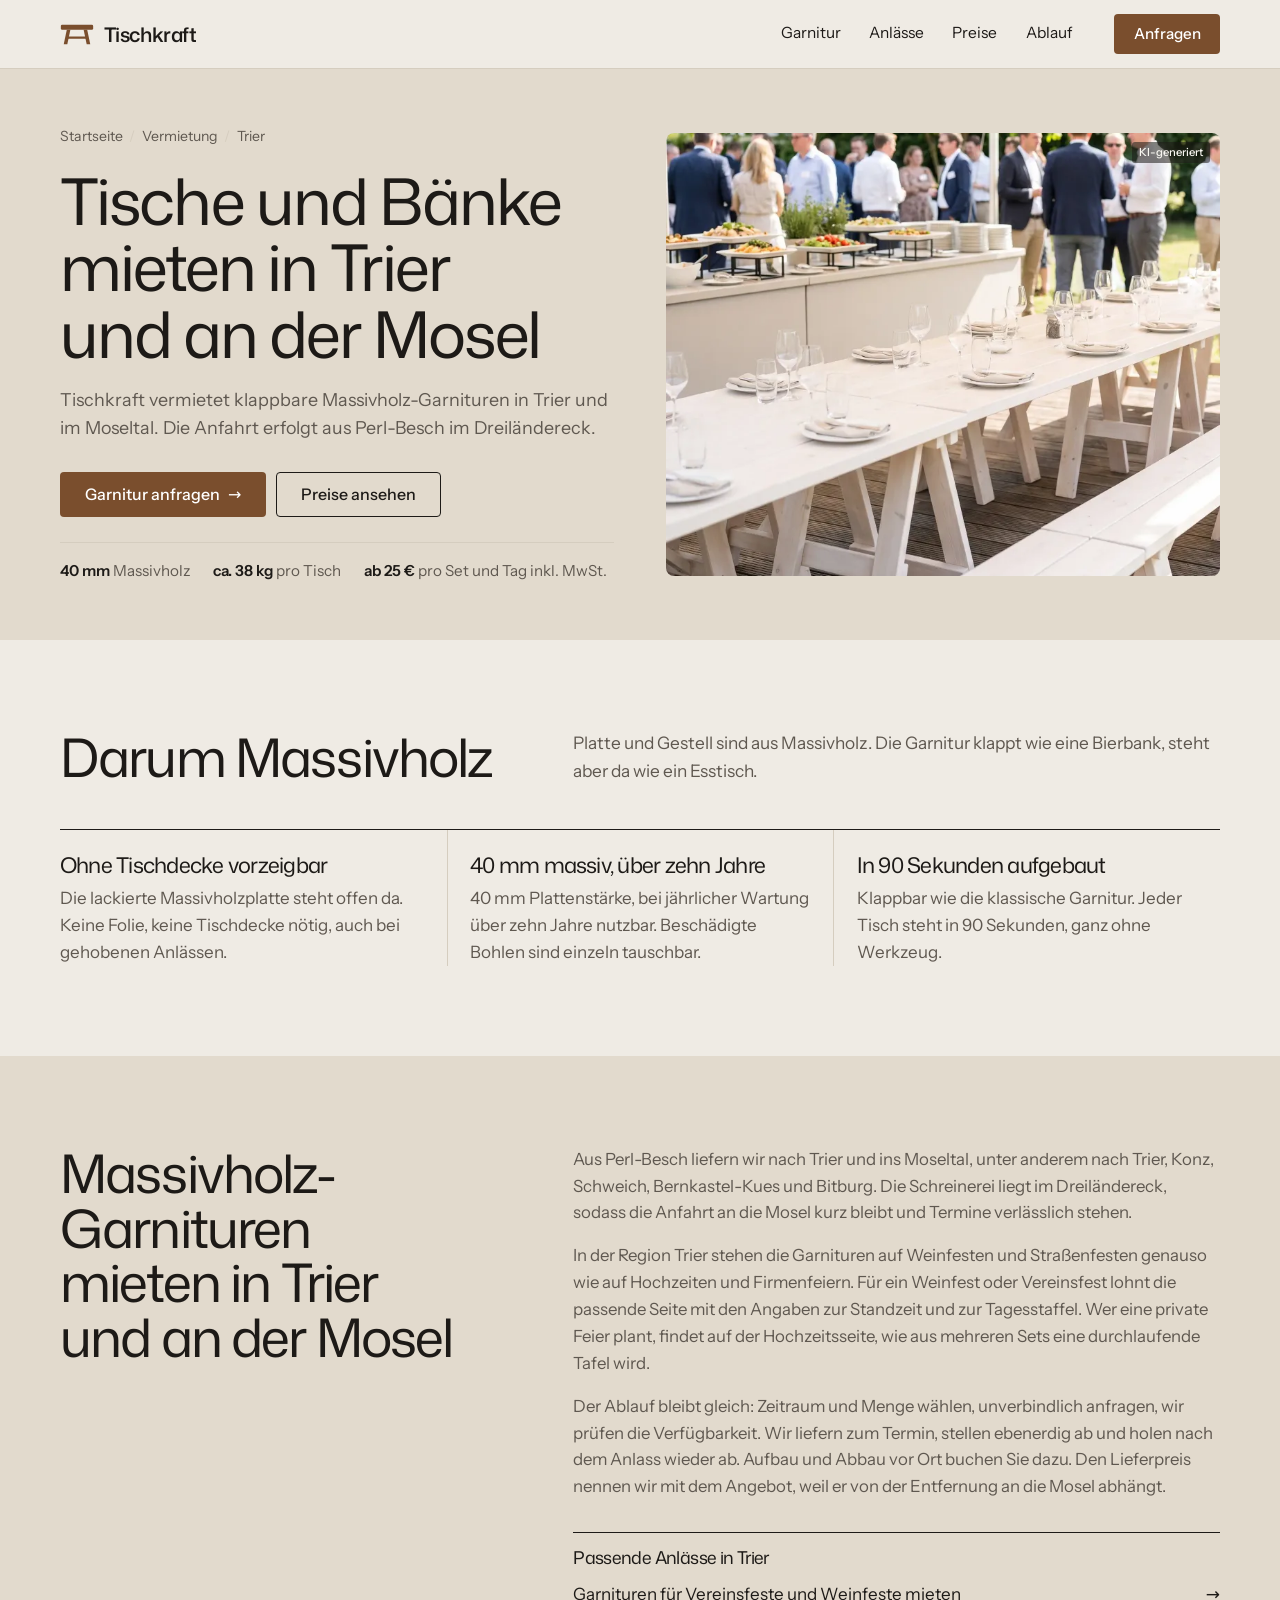
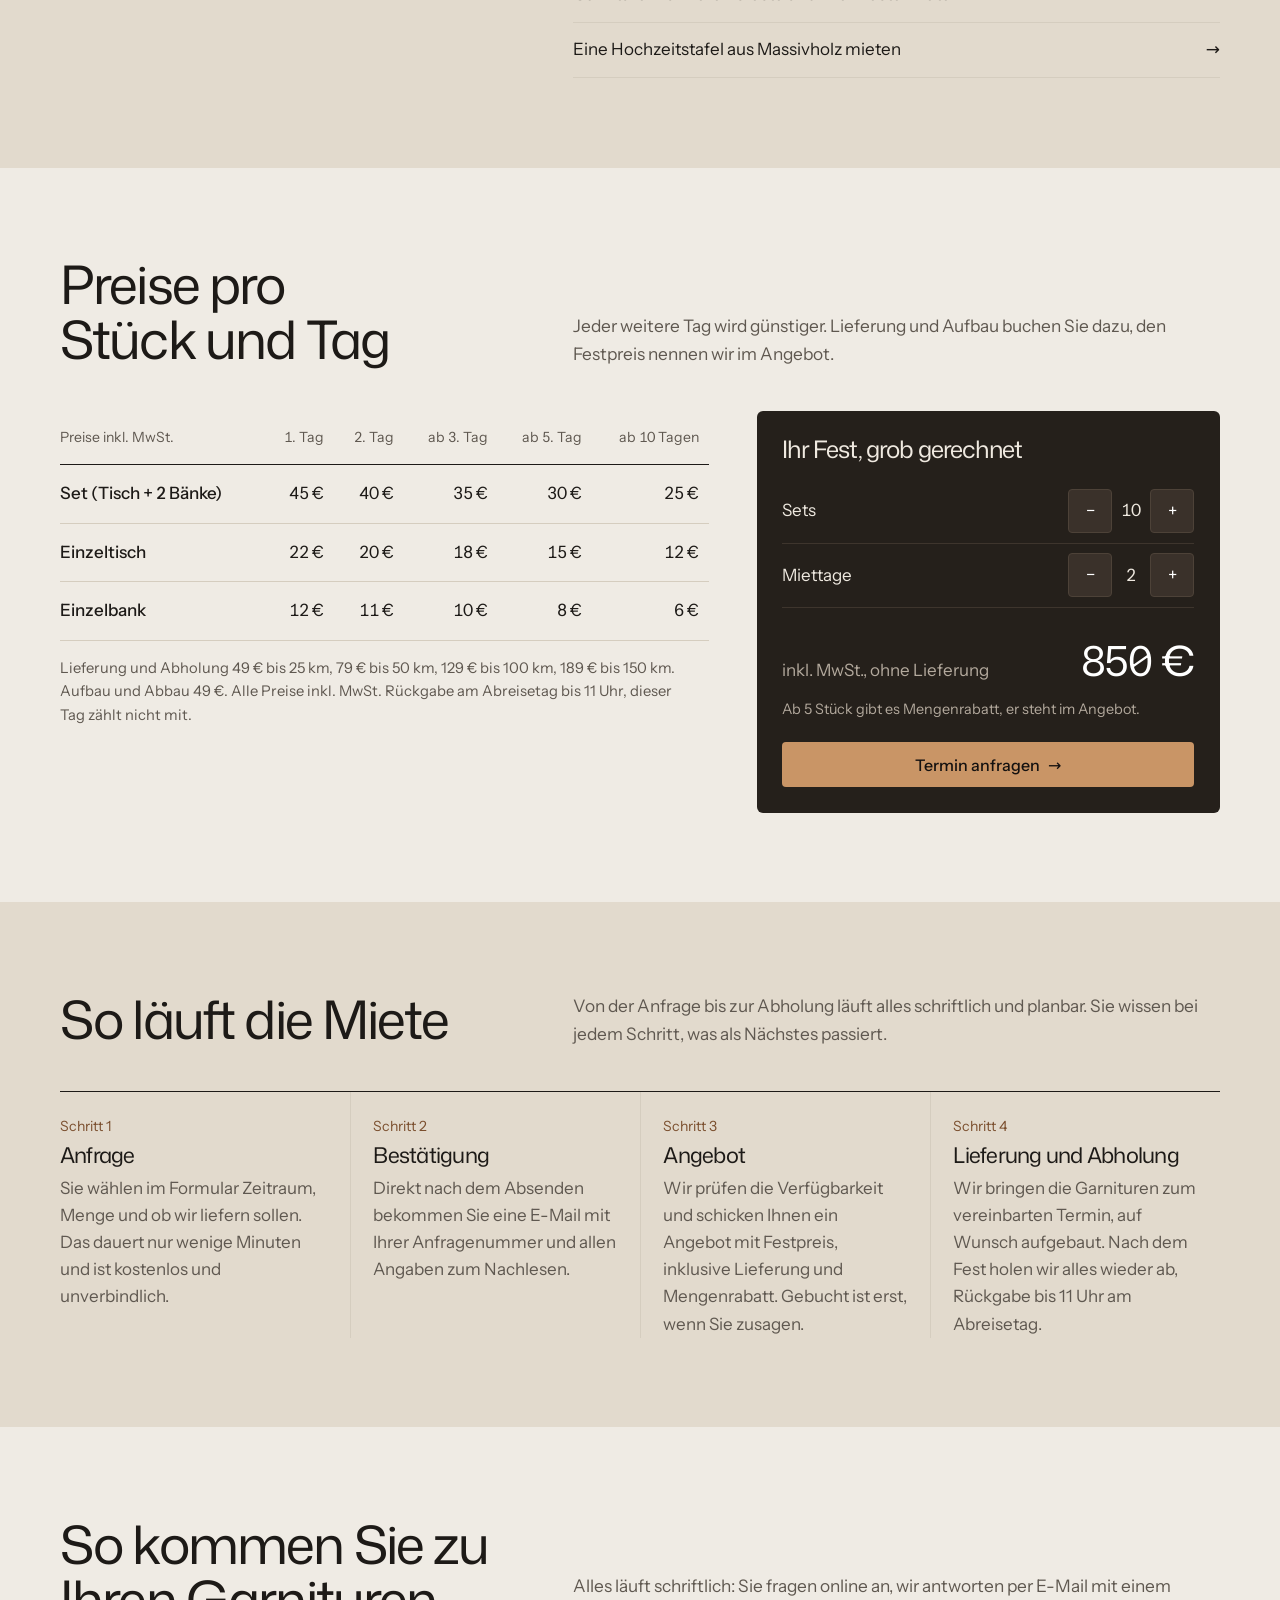
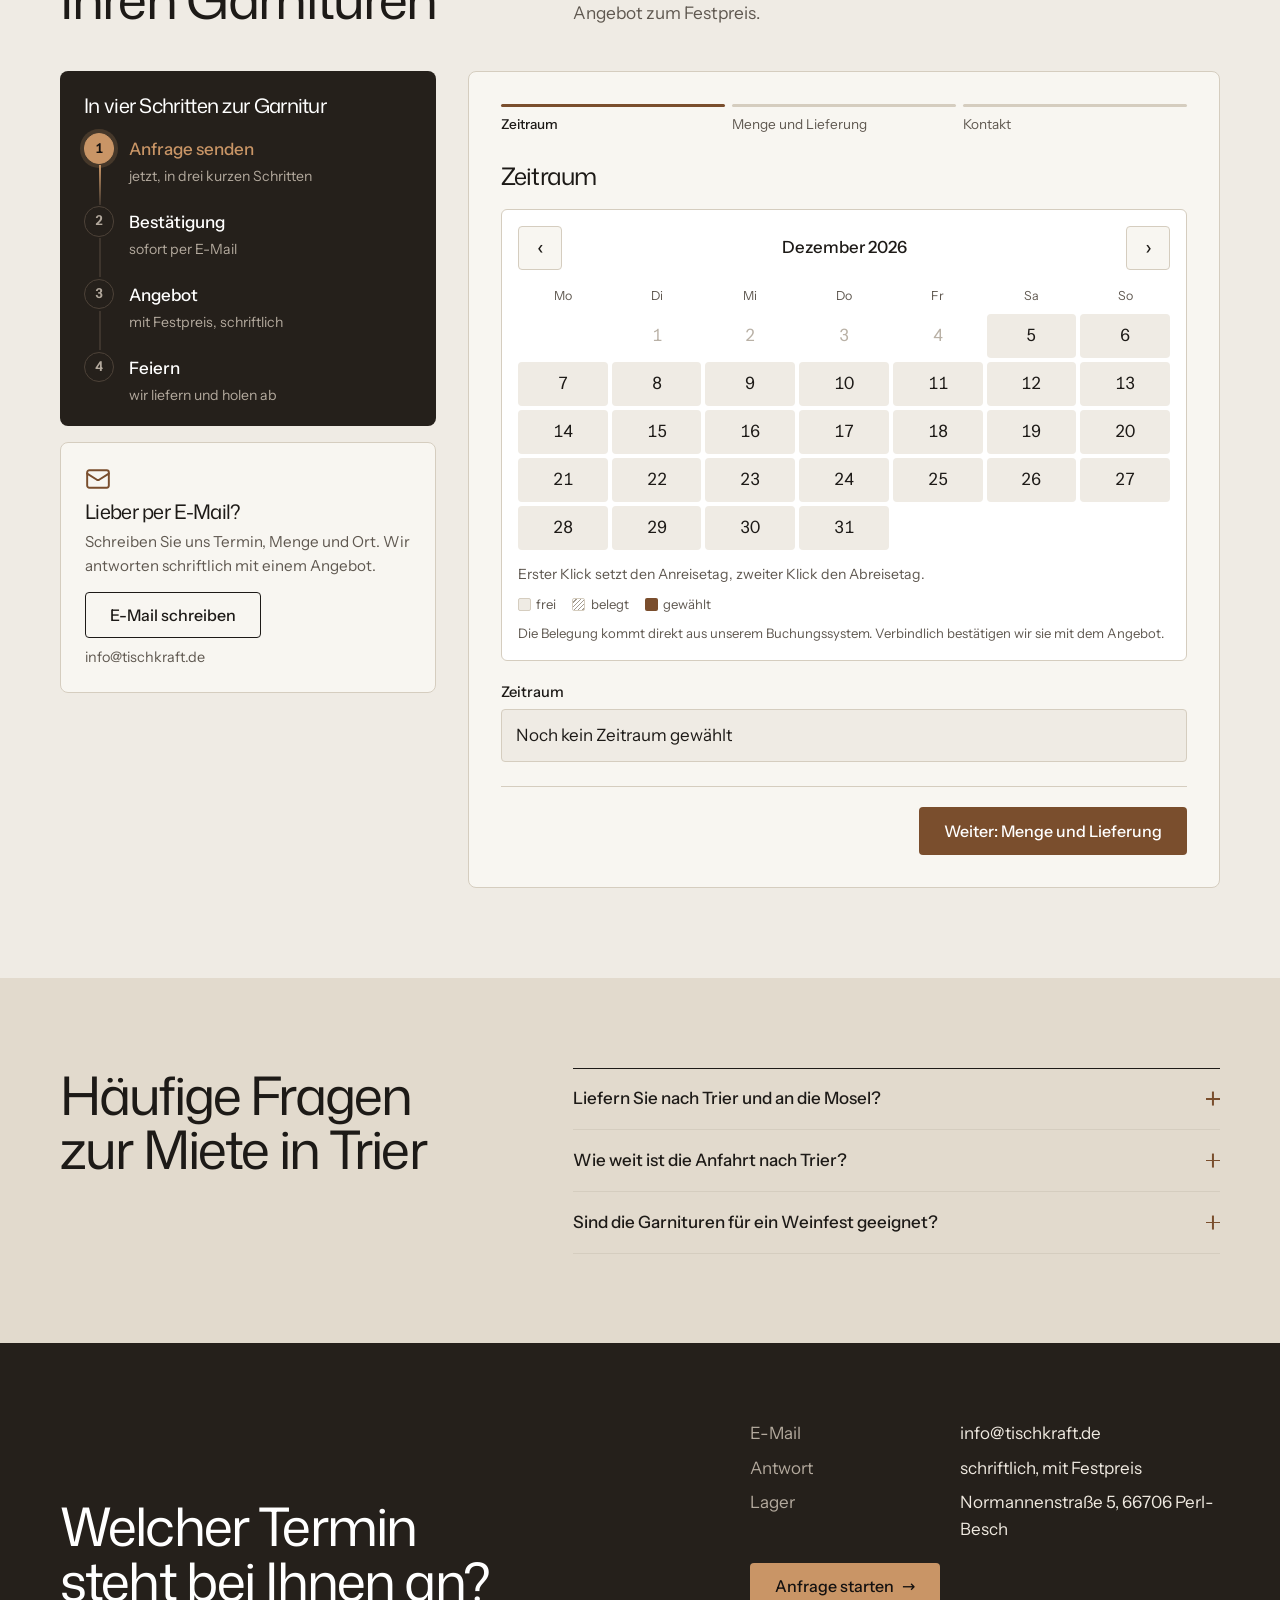
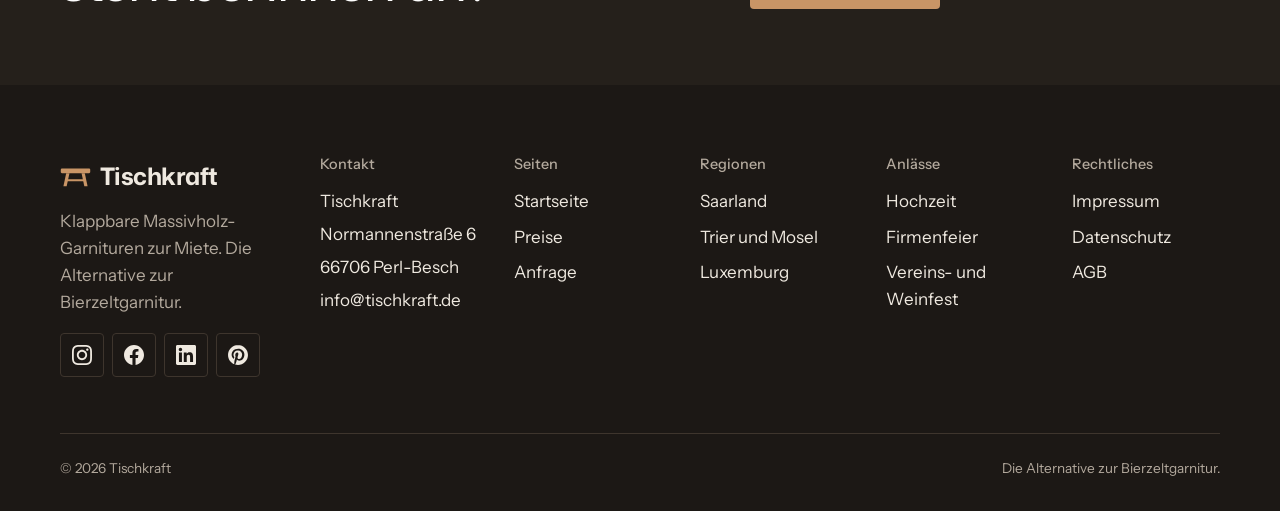
<file: mieten/trier/index.html>
<!DOCTYPE html><html lang="de" data-astro-cid-5hce7sga> <head><meta charset="utf-8"><meta name="viewport" content="width=device-width, initial-scale=1"><title>Tische und Bänke mieten in Trier | Tischkraft</title><meta name="description" content="Massivholz-Garnituren mieten in Trier und an der Mosel. Klappbar, ohne Tischdecke vorzeigbar, mit Lieferung und Aufbau auf Wunsch."><link rel="canonical" href="https://tischkraft.de/mieten/trier/"><meta property="og:type" content="website"><meta property="og:locale" content="de_DE"><meta property="og:site_name" content="Tischkraft"><meta property="og:title" content="Tische und Bänke mieten in Trier | Tischkraft"><meta property="og:description" content="Massivholz-Garnituren mieten in Trier und an der Mosel. Klappbar, ohne Tischdecke vorzeigbar, mit Lieferung und Aufbau auf Wunsch."><meta property="og:url" content="https://tischkraft.de/mieten/trier/"><meta property="og:image" content="https://tischkraft.de/share.jpg"><meta property="og:image:alt" content="Tischkraft-Garnitur aus Massivholz: Tisch mit zwei Bänken"><meta name="twitter:card" content="summary_large_image"><meta name="twitter:title" content="Tische und Bänke mieten in Trier | Tischkraft"><meta name="twitter:description" content="Massivholz-Garnituren mieten in Trier und an der Mosel. Klappbar, ohne Tischdecke vorzeigbar, mit Lieferung und Aufbau auf Wunsch."><meta name="twitter:image" content="https://tischkraft.de/share.jpg"><meta name="theme-color" content="#25201b"><link rel="icon" href="/favicon.svg" type="image/svg+xml"><link rel="icon" href="/favicon-48.png" sizes="48x48" type="image/png"><link rel="apple-touch-icon" href="/apple-touch-icon.png"><link rel="manifest" href="/site.webmanifest"><link rel="sitemap" href="/sitemap-index.xml"><script type="application/ld+json">{"@context":"https://schema.org","@graph":[{"@type":"LocalBusiness","@id":"https://tischkraft.de/#organization","name":"Tischkraft","description":"Vermietung klappbarer Massivholz-Garnituren (Tisch und zwei Bänke) aus eigener Schreinerei in Perl, mit Lieferung ins Saarland, nach Trier und nach Luxemburg. Die Alternative zur Bierzeltgarnitur.","url":"https://tischkraft.de","logo":"https://tischkraft.de/icon-512.png","image":"https://tischkraft.de/share.jpg","email":"info@tischkraft.de","contactPoint":{"@type":"ContactPoint","contactType":"customer service","email":"info@tischkraft.de","availableLanguage":["de"]},"priceRange":"6–45 € pro Stück und Tag inkl. MwSt.","sameAs":["https://www.instagram.com/tischkraft/","https://www.facebook.com/people/Tischkraft/61568313991481/","https://www.linkedin.com/company/105006661/","https://de.pinterest.com/tischkraft/"],"address":{"@type":"PostalAddress","streetAddress":"Normannenstraße 6","postalCode":"66706","addressLocality":"Perl-Besch","addressRegion":"Saarland","addressCountry":"DE"},"areaServed":[{"@type":"State","name":"Saarland"},{"@type":"State","name":"Rheinland-Pfalz"},{"@type":"Country","name":"Luxemburg"}]},{"@type":"WebSite","@id":"https://tischkraft.de/#website","url":"https://tischkraft.de","name":"Tischkraft","inLanguage":"de-DE","publisher":{"@id":"https://tischkraft.de/#organization"}},{"@type":"WebPage","@id":"https://tischkraft.de/mieten/trier/#webpage","url":"https://tischkraft.de/mieten/trier/","name":"Tische und Bänke mieten in Trier | Tischkraft","description":"Massivholz-Garnituren mieten in Trier und an der Mosel. Klappbar, ohne Tischdecke vorzeigbar, mit Lieferung und Aufbau auf Wunsch.","inLanguage":"de-DE","isPartOf":{"@id":"https://tischkraft.de/#website"},"about":{"@id":"https://tischkraft.de/#organization"},"primaryImageOfPage":{"@type":"ImageObject","url":"https://tischkraft.de/share.jpg"}},{"@type":"Service","name":"Tische und Bänke mieten in Trier und an der Mosel","description":"Massivholz-Garnituren mieten in Trier und an der Mosel. Klappbar, ohne Tischdecke vorzeigbar, mit Lieferung und Aufbau auf Wunsch.","serviceType":"Vermietung von Massivholz-Garnituren","provider":{"@id":"https://tischkraft.de/#organization"},"url":"https://tischkraft.de/mieten/trier/","areaServed":[{"@type":"City","name":"Trier"},{"@type":"State","name":"Rheinland-Pfalz"}]},{"@type":"FAQPage","mainEntity":[{"@type":"Question","name":"Liefern Sie nach Trier und an die Mosel?","acceptedAnswer":{"@type":"Answer","text":"Tischkraft liefert aus Perl-Besch nach Trier und ins Moseltal, unter anderem nach Konz, Schweich, Bernkastel-Kues und Bitburg. Den Lieferpreis nennen wir mit dem Angebot."}},{"@type":"Question","name":"Wie weit ist die Anfahrt nach Trier?","acceptedAnswer":{"@type":"Answer","text":"Die Anfahrt erfolgt aus Perl-Besch im Dreiländereck und ist an die Mosel kurz. Termine lassen sich dadurch verlässlich planen."}},{"@type":"Question","name":"Sind die Garnituren für ein Weinfest geeignet?","acceptedAnswer":{"@type":"Answer","text":"Die Massivholzplatte ist ohne Tischdecke vorzeigbar und wetterfest für den Einsatz an einzelnen Tagen. Für mehrtägige Weinfeste greift die Tagesstaffel."}}]},{"@type":"BreadcrumbList","itemListElement":[{"@type":"ListItem","position":1,"name":"Startseite","item":"https://tischkraft.de/"},{"@type":"ListItem","position":2,"name":"Vermietung","item":"https://tischkraft.de/mieten/"},{"@type":"ListItem","position":3,"name":"Trier","item":"https://tischkraft.de/mieten/trier/"}]}]}</script><link rel="stylesheet" href="/_astro/firmenfeier.B2t3z-JE.css">
<style>.phero[data-astro-cid-7bavruds]{background:var(--tk-sand);padding-block:clamp(2rem,4.5vw,3.5rem)}.phero-grid[data-astro-cid-7bavruds]{display:grid;grid-template-columns:6fr 6fr;gap:clamp(1.5rem,4vw,3.5rem);align-items:center}.crumbs[data-astro-cid-7bavruds] ol[data-astro-cid-7bavruds]{list-style:none;display:flex;flex-wrap:wrap;gap:.4rem;margin:0 0 1.2rem;padding:0;font-size:.88rem;color:var(--tk-ink-soft)}.crumbs[data-astro-cid-7bavruds] li[data-astro-cid-7bavruds]+li[data-astro-cid-7bavruds]:before{content:"/";margin-right:.4rem;color:var(--tk-line)}.crumbs[data-astro-cid-7bavruds] a[data-astro-cid-7bavruds]{color:inherit;text-underline-offset:3px}.phero[data-astro-cid-7bavruds] h1[data-astro-cid-7bavruds]{font-size:clamp(2.3rem,5vw,4.2rem)}.phero-lead[data-astro-cid-7bavruds]{margin-top:1.2rem;font-size:1.12rem;color:var(--tk-ink-soft);max-width:46ch}.phero-ctas[data-astro-cid-7bavruds]{display:flex;gap:.6rem;flex-wrap:wrap;margin-top:1.8rem}.phero-facts[data-astro-cid-7bavruds]{list-style:none;display:flex;flex-wrap:wrap;gap:.4rem 1.4rem;margin:1.6rem 0 0;padding:1rem 0 0;border-top:1px solid var(--tk-line);font-size:.95rem;color:var(--tk-ink-soft)}.phero-facts[data-astro-cid-7bavruds] b[data-astro-cid-7bavruds]{color:var(--tk-ink);font-weight:600}.phero-pic[data-astro-cid-7bavruds]{border-radius:var(--tk-radius-lg);aspect-ratio:5 / 4;background:var(--tk-placeholder)}.phero-pic[data-astro-cid-7bavruds] img{width:100%;height:100%;object-fit:cover;display:block}@media(max-width:860px){.phero-grid[data-astro-cid-7bavruds]{grid-template-columns:1fr}.phero-pic[data-astro-cid-7bavruds]{order:-1;aspect-ratio:16 / 10}}@media(max-width:540px){.phero-ctas[data-astro-cid-7bavruds] .btn[data-astro-cid-7bavruds]{flex:1 1 100%}}
</style>
<link rel="stylesheet" href="/_astro/firmenfeier.CvhXvL6-.css">
<style>.prose[data-astro-cid-ogf5ymiv] p[data-astro-cid-ogf5ymiv]{color:var(--tk-ink-soft);font-size:1.05rem;max-width:65ch}.prose[data-astro-cid-ogf5ymiv] p[data-astro-cid-ogf5ymiv]+p[data-astro-cid-ogf5ymiv]{margin-top:1rem}.prose[data-astro-cid-ogf5ymiv] h3[data-astro-cid-ogf5ymiv]{font-size:1.1rem;margin-top:2rem;padding-top:1rem;border-top:1px solid var(--tk-ink)}
</style></head> <body data-astro-cid-5hce7sga> <a class="skip-link" href="#inhalt" data-astro-cid-5hce7sga>Zum Inhalt springen</a> <header class="header" data-astro-cid-3ef6ksr2> <div class="bar" data-astro-cid-3ef6ksr2> <a class="brand" href="/" aria-label="Tischkraft – zur Startseite" data-astro-cid-3ef6ksr2> <svg class="tk-mark brand-mark" viewBox="0 0 40 28" height="24" width="34" aria-hidden="true" fill="currentColor"> <rect x="1" y="3" width="38" height="6" rx="1.5"></rect> <path d="M8 9h4.2l-3.6 17H4.4z"></path> <path d="M27.8 9H32l3.6 17h-4.2z"></path> <rect x="7.5" y="17" width="25" height="2.6" rx="1"></rect> </svg> <span class="brand-name" data-astro-cid-3ef6ksr2>Tischkraft</span> </a> <nav class="nav" aria-label="Hauptnavigation" data-astro-cid-3ef6ksr2> <a class="nav-link" href="/#garnitur" data-astro-cid-3ef6ksr2>Garnitur</a><a class="nav-link" href="/#anlaesse" data-astro-cid-3ef6ksr2>Anlässe</a><a class="nav-link" href="#preise" data-astro-cid-3ef6ksr2>Preise</a><a class="nav-link" href="#ablauf" data-astro-cid-3ef6ksr2>Ablauf</a> </nav> <a class="btn btn-primary nav-cta" href="#anfrage" data-astro-cid-3ef6ksr2>Anfragen</a> <button class="menu-btn" type="button" aria-expanded="false" aria-controls="menu-mobil" data-menu data-astro-cid-3ef6ksr2> <span class="menu-ic" aria-hidden="true" data-astro-cid-3ef6ksr2><span data-astro-cid-3ef6ksr2></span><span data-astro-cid-3ef6ksr2></span><span data-astro-cid-3ef6ksr2></span></span> <span class="sr-only" data-astro-cid-3ef6ksr2>Menü</span> </button> </div> <nav class="menu-mobil" id="menu-mobil" aria-label="Menü" hidden data-astro-cid-3ef6ksr2> <a href="/#garnitur" data-astro-cid-3ef6ksr2>Garnitur</a><a href="/#anlaesse" data-astro-cid-3ef6ksr2>Anlässe</a><a href="#preise" data-astro-cid-3ef6ksr2>Preise</a><a href="#ablauf" data-astro-cid-3ef6ksr2>Ablauf</a> </nav> </header> <script type="module">const d=document.querySelector("[data-menu]"),t=document.getElementById("menu-mobil");if(d&&t){const n=e=>{d.setAttribute("aria-expanded",String(e)),t.hidden=!e};d.addEventListener("click",()=>n(t.hidden)),t.querySelectorAll("a").forEach(e=>e.addEventListener("click",()=>n(!1))),document.addEventListener("keydown",e=>e.key==="Escape"&&n(!1))}</script>  <main id="inhalt" data-astro-cid-5hce7sga>  <section class="phero" data-astro-cid-7bavruds> <div class="wrap phero-grid" data-astro-cid-7bavruds> <div class="phero-text" data-astro-cid-7bavruds> <nav class="crumbs" aria-label="Brotkrumen" data-astro-cid-7bavruds> <ol data-astro-cid-7bavruds> <li data-astro-cid-7bavruds><a href="/" data-astro-cid-7bavruds>Startseite</a></li><li data-astro-cid-7bavruds><a href="/mieten/" data-astro-cid-7bavruds>Vermietung</a></li><li data-astro-cid-7bavruds><span aria-current="page" data-astro-cid-7bavruds>Trier</span></li> </ol> </nav> <h1 data-astro-cid-7bavruds>Tische und Bänke mieten in Trier und an der Mosel</h1> <p class="phero-lead" data-astro-cid-7bavruds>Tischkraft vermietet klappbare Massivholz-Garnituren in Trier und im Moseltal. Die Anfahrt erfolgt aus Perl-Besch im Dreiländereck.</p> <div class="phero-ctas" data-astro-cid-7bavruds> <a class="btn btn-primary" href="#anfrage" data-astro-cid-7bavruds>Garnitur anfragen <span class="arr" aria-hidden="true" data-astro-cid-7bavruds>→</span></a> <a class="btn btn-line" href="#preise" data-astro-cid-7bavruds>Preise ansehen</a> </div> <ul class="phero-facts" data-astro-cid-7bavruds> <li data-astro-cid-7bavruds><b data-astro-cid-7bavruds>40 mm</b> Massivholz</li><li data-astro-cid-7bavruds><b data-astro-cid-7bavruds>ca. 38 kg</b> pro Tisch</li><li data-astro-cid-7bavruds><b data-astro-cid-7bavruds>ab 25 €</b> pro Set und Tag inkl. MwSt.</li> </ul> </div> <div class="phero-pic zoomwrap" data-ki="KI-generiert" data-astro-cid-7bavruds> <img src="/_astro/anlass-firmenevent.hpF_h71x_dsvmo.webp" srcset="/_astro/anlass-firmenevent.hpF_h71x_Z1ChJO0.webp 480w, /_astro/anlass-firmenevent.hpF_h71x_uUQnx.webp 800w, /_astro/anlass-firmenevent.hpF_h71x_5InOM.webp 1200w, /_astro/anlass-firmenevent.hpF_h71x_Z22sN1g.webp 1600w" alt="Tischkraft-Garnituren in langer Reihe bei einem Fest" sizes="(max-width: 860px) 100vw, 620px" style="object-position:60% 80%" loading="eager" fetchpriority="high" decoding="async" width="1856" height="2304" class="zoom"> </div> </div> </section>  <section class="blk" data-astro-cid-ogf5ymiv> <div class="wrap" data-astro-cid-ogf5ymiv> <div class="blk-head" data-astro-cid-ogf5ymiv><h2 data-astro-cid-ogf5ymiv>Darum Massivholz</h2><p data-astro-cid-ogf5ymiv>Platte und Gestell sind aus Massivholz. Die Garnitur klappt wie eine Bierbank, steht aber da wie ein Esstisch.</p></div> <div class="ruled" style="--cols:3" data-astro-cid-ogf5ymiv> <div data-astro-cid-ogf5ymiv><h3 data-astro-cid-ogf5ymiv>Ohne Tischdecke vorzeigbar</h3><p data-astro-cid-ogf5ymiv>Die lackierte Massivholzplatte steht offen da. Keine Folie, keine Tischdecke nötig, auch bei gehobenen Anlässen.</p></div><div data-astro-cid-ogf5ymiv><h3 data-astro-cid-ogf5ymiv>40 mm massiv, über zehn Jahre</h3><p data-astro-cid-ogf5ymiv>40 mm Plattenstärke, bei jährlicher Wartung über zehn Jahre nutzbar. Beschädigte Bohlen sind einzeln tauschbar.</p></div><div data-astro-cid-ogf5ymiv><h3 data-astro-cid-ogf5ymiv>In 90 Sekunden aufgebaut</h3><p data-astro-cid-ogf5ymiv>Klappbar wie die klassische Garnitur. Jeder Tisch steht in 90 Sekunden, ganz ohne Werkzeug.</p></div> </div> </div> </section> <section class="blk blk-sand" data-astro-cid-ogf5ymiv> <div class="wrap blk-split" data-astro-cid-ogf5ymiv> <h2 data-astro-cid-ogf5ymiv>Massivholz-Garnituren mieten in Trier und an der Mosel</h2> <div class="prose" data-astro-cid-ogf5ymiv> <p data-astro-cid-ogf5ymiv>Aus Perl-Besch liefern wir nach Trier und ins Moseltal, unter anderem nach Trier, Konz, Schweich, Bernkastel-Kues und Bitburg. Die Schreinerei liegt im Dreiländereck, sodass die Anfahrt an die Mosel kurz bleibt und Termine verlässlich stehen.</p><p data-astro-cid-ogf5ymiv>In der Region Trier stehen die Garnituren auf Weinfesten und Straßenfesten genauso wie auf Hochzeiten und Firmenfeiern. Für ein Weinfest oder Vereinsfest lohnt die passende Seite mit den Angaben zur Standzeit und zur Tagesstaffel. Wer eine private Feier plant, findet auf der Hochzeitsseite, wie aus mehreren Sets eine durchlaufende Tafel wird.</p><p data-astro-cid-ogf5ymiv>Der Ablauf bleibt gleich: Zeitraum und Menge wählen, unverbindlich anfragen, wir prüfen die Verfügbarkeit. Wir liefern zum Termin, stellen ebenerdig ab und holen nach dem Anlass wieder ab. Aufbau und Abbau vor Ort buchen Sie dazu. Den Lieferpreis nennen wir mit dem Angebot, weil er von der Entfernung an die Mosel abhängt.</p> <h3 data-astro-cid-ogf5ymiv>Passende Anlässe in Trier</h3> <ul class="link-list" data-astro-cid-ogf5ymiv> <li data-astro-cid-ogf5ymiv><a href="/vereinsfest/" data-astro-cid-ogf5ymiv>Garnituren für Vereinsfeste und Weinfeste mieten<span aria-hidden="true" data-astro-cid-ogf5ymiv>→</span></a></li><li data-astro-cid-ogf5ymiv><a href="/hochzeit/" data-astro-cid-ogf5ymiv>Eine Hochzeitstafel aus Massivholz mieten<span aria-hidden="true" data-astro-cid-ogf5ymiv>→</span></a></li> </ul> </div> </div> </section> <section id="preise" class="blk" data-astro-cid-6366rumt> <div class="wrap" data-astro-cid-6366rumt> <div class="blk-head" data-astro-cid-6366rumt><h2 data-astro-cid-6366rumt>Preise pro Stück und Tag</h2><p data-astro-cid-6366rumt>Jeder weitere Tag wird günstiger. Lieferung und Aufbau buchen Sie dazu, den Festpreis nennen wir im Angebot.</p></div> <div class="price" data-astro-cid-6366rumt> <div data-astro-cid-6366rumt> <div class="tbl" data-astro-cid-6366rumt> <table data-astro-cid-6366rumt> <caption class="sr-only" data-astro-cid-6366rumt>Preise pro Stück und Tag</caption> <thead data-astro-cid-6366rumt><tr data-astro-cid-6366rumt><th scope="col" data-astro-cid-6366rumt><span class="lang" data-astro-cid-6366rumt>Preise inkl. MwSt.</span><span class="kurz" data-astro-cid-6366rumt>inkl. MwSt.</span></th><th scope="col" data-astro-cid-6366rumt><span class="lang" data-astro-cid-6366rumt>1. Tag</span><span class="kurz" data-astro-cid-6366rumt>1. Tag</span></th><th scope="col" data-astro-cid-6366rumt><span class="lang" data-astro-cid-6366rumt>2. Tag</span><span class="kurz" data-astro-cid-6366rumt>2. Tag</span></th><th scope="col" data-astro-cid-6366rumt><span class="lang" data-astro-cid-6366rumt>ab 3. Tag</span><span class="kurz" data-astro-cid-6366rumt>ab 3.</span></th><th scope="col" data-astro-cid-6366rumt><span class="lang" data-astro-cid-6366rumt>ab 5. Tag</span><span class="kurz" data-astro-cid-6366rumt>ab 5.</span></th><th scope="col" data-astro-cid-6366rumt><span class="lang" data-astro-cid-6366rumt>ab 10 Tagen</span><span class="kurz" data-astro-cid-6366rumt>ab 10.</span></th></tr></thead> <tbody data-astro-cid-6366rumt> <tr data-astro-cid-6366rumt><th scope="row" data-astro-cid-6366rumt><span class="lang" data-astro-cid-6366rumt>Set (Tisch + 2 Bänke)</span><span class="kurz" data-astro-cid-6366rumt>Set</span></th><td data-astro-cid-6366rumt>45 €</td><td data-astro-cid-6366rumt>40 €</td><td data-astro-cid-6366rumt>35 €</td><td data-astro-cid-6366rumt>30 €</td><td data-astro-cid-6366rumt>25 €</td></tr><tr data-astro-cid-6366rumt><th scope="row" data-astro-cid-6366rumt><span class="lang" data-astro-cid-6366rumt>Einzeltisch</span><span class="kurz" data-astro-cid-6366rumt>Tisch</span></th><td data-astro-cid-6366rumt>22 €</td><td data-astro-cid-6366rumt>20 €</td><td data-astro-cid-6366rumt>18 €</td><td data-astro-cid-6366rumt>15 €</td><td data-astro-cid-6366rumt>12 €</td></tr><tr data-astro-cid-6366rumt><th scope="row" data-astro-cid-6366rumt><span class="lang" data-astro-cid-6366rumt>Einzelbank</span><span class="kurz" data-astro-cid-6366rumt>Bank</span></th><td data-astro-cid-6366rumt>12 €</td><td data-astro-cid-6366rumt>11 €</td><td data-astro-cid-6366rumt>10 €</td><td data-astro-cid-6366rumt>8 €</td><td data-astro-cid-6366rumt>6 €</td></tr> </tbody> </table> </div> <p class="fine" data-astro-cid-6366rumt>Lieferung und Abholung 49 € bis 25 km, 79 € bis 50 km, 129 € bis 100 km, 189 € bis 150 km. Aufbau und Abbau 49 €. Alle Preise inkl. MwSt. Rückgabe am Abreisetag bis 11 Uhr, dieser Tag zählt nicht mit.</p> </div> <div class="calc" data-rechner data-rates="[45,40,35,30,25]" data-sets="10" data-tage="2" data-astro-cid-6366rumt> <h3 data-astro-cid-6366rumt>Ihr Fest, grob gerechnet</h3> <div class="calc-row" data-astro-cid-6366rumt><span id="lbl-sets" data-astro-cid-6366rumt>Sets</span> <span class="step" data-astro-cid-6366rumt><button type="button" data-k="set" data-d="-1" aria-label="Sets weniger" data-astro-cid-6366rumt>−</button><output data-o="set" aria-labelledby="lbl-sets" data-astro-cid-6366rumt>10</output><button type="button" data-k="set" data-d="1" aria-label="Sets mehr" data-astro-cid-6366rumt>+</button></span></div> <div class="calc-row" data-astro-cid-6366rumt><span id="lbl-tage" data-astro-cid-6366rumt>Miettage</span> <span class="step" data-astro-cid-6366rumt><button type="button" data-k="tage" data-d="-1" aria-label="Miettage weniger" data-astro-cid-6366rumt>−</button><output data-o="tage" aria-labelledby="lbl-tage" data-astro-cid-6366rumt>2</output><button type="button" data-k="tage" data-d="1" aria-label="Miettage mehr" data-astro-cid-6366rumt>+</button></span></div> <div class="calc-sum" data-astro-cid-6366rumt><span data-astro-cid-6366rumt>inkl. MwSt., ohne Lieferung</span><b data-o="sum" aria-live="polite" data-astro-cid-6366rumt>850 €</b></div> <p class="calc-fine" data-astro-cid-6366rumt>Ab 5 Stück gibt es Mengenrabatt, er steht im Angebot.</p> <a class="btn btn-hi calc-btn" href="#anfrage" data-astro-cid-6366rumt>Termin anfragen <span class="arr" aria-hidden="true" data-astro-cid-6366rumt>→</span></a> </div> </div> </div> </section> <script type="module" src="/_astro/PreisBlock.astro_astro_type_script_index_0_lang._vf2Koi_.js"></script>  <section id="ablauf" class="blk blk-sand" data-astro-cid-klvwrq4m> <div class="wrap" data-astro-cid-klvwrq4m> <div class="blk-head" data-astro-cid-klvwrq4m><h2 data-astro-cid-klvwrq4m>So läuft die Miete</h2><p data-astro-cid-klvwrq4m>Von der Anfrage bis zur Abholung läuft alles schriftlich und planbar. Sie wissen bei jedem Schritt, was als Nächstes passiert.</p></div> <ol class="ruled" data-astro-cid-klvwrq4m> <li data-astro-cid-klvwrq4m><small data-astro-cid-klvwrq4m>Schritt 1</small><h3 data-astro-cid-klvwrq4m>Anfrage</h3><p data-astro-cid-klvwrq4m>Sie wählen im Formular Zeitraum, Menge und ob wir liefern sollen. Das dauert nur wenige Minuten und ist kostenlos und unverbindlich.</p></li><li data-astro-cid-klvwrq4m><small data-astro-cid-klvwrq4m>Schritt 2</small><h3 data-astro-cid-klvwrq4m>Bestätigung</h3><p data-astro-cid-klvwrq4m>Direkt nach dem Absenden bekommen Sie eine E-Mail mit Ihrer Anfragenummer und allen Angaben zum Nachlesen.</p></li><li data-astro-cid-klvwrq4m><small data-astro-cid-klvwrq4m>Schritt 3</small><h3 data-astro-cid-klvwrq4m>Angebot</h3><p data-astro-cid-klvwrq4m>Wir prüfen die Verfügbarkeit und schicken Ihnen ein Angebot mit Festpreis, inklusive Lieferung und Mengenrabatt. Gebucht ist erst, wenn Sie zusagen.</p></li><li data-astro-cid-klvwrq4m><small data-astro-cid-klvwrq4m>Schritt 4</small><h3 data-astro-cid-klvwrq4m>Lieferung und Abholung</h3><p data-astro-cid-klvwrq4m>Wir bringen die Garnituren zum vereinbarten Termin, auf Wunsch aufgebaut. Nach dem Fest holen wir alles wieder ab, Rückgabe bis 11 Uhr am Abreisetag.</p></li> </ol> </div> </section>  <section id="anfrage" class="blk" data-astro-cid-z6ic5kke> <div class="wrap" data-astro-cid-z6ic5kke> <div class="blk-head" data-astro-cid-z6ic5kke><h2 data-astro-cid-z6ic5kke>So kommen Sie zu Ihren Garnituren</h2><p data-astro-cid-z6ic5kke>Alles läuft schriftlich: Sie fragen online an, wir antworten per E-Mail mit einem Angebot zum Festpreis.</p></div> <div class="grid" data-astro-cid-z6ic5kke> <aside class="seite" data-astro-cid-z6ic5kke> <div class="weg" data-astro-cid-z6ic5kke> <h3 data-astro-cid-z6ic5kke>In vier Schritten zur Garnitur</h3> <ol data-astro-cid-z6ic5kke> <li class="jetzt" data-astro-cid-z6ic5kke> <span class="nr" aria-hidden="true" data-astro-cid-z6ic5kke>1</span> <span class="txt" data-astro-cid-z6ic5kke><b data-astro-cid-z6ic5kke>Anfrage senden</b><small data-astro-cid-z6ic5kke>jetzt, in drei kurzen Schritten</small></span> </li><li data-astro-cid-z6ic5kke> <span class="nr" aria-hidden="true" data-astro-cid-z6ic5kke>2</span> <span class="txt" data-astro-cid-z6ic5kke><b data-astro-cid-z6ic5kke>Bestätigung</b><small data-astro-cid-z6ic5kke>sofort per E-Mail</small></span> </li><li data-astro-cid-z6ic5kke> <span class="nr" aria-hidden="true" data-astro-cid-z6ic5kke>3</span> <span class="txt" data-astro-cid-z6ic5kke><b data-astro-cid-z6ic5kke>Angebot</b><small data-astro-cid-z6ic5kke>mit Festpreis, schriftlich</small></span> </li><li data-astro-cid-z6ic5kke> <span class="nr" aria-hidden="true" data-astro-cid-z6ic5kke>4</span> <span class="txt" data-astro-cid-z6ic5kke><b data-astro-cid-z6ic5kke>Feiern</b><small data-astro-cid-z6ic5kke>wir liefern und holen ab</small></span> </li> </ol> </div> <div class="mail" data-astro-cid-z6ic5kke> <svg class="mail-ico" viewBox="0 0 24 24" width="26" height="26" fill="none" stroke="currentColor" stroke-width="1.8" stroke-linecap="round" stroke-linejoin="round" aria-hidden="true" data-astro-cid-z6ic5kke><path d="m22 7l-8.991 5.727a2 2 0 0 1-2.009 0L2 7" data-astro-cid-z6ic5kke></path><rect width="20" height="16" x="2" y="4" rx="2" data-astro-cid-z6ic5kke></rect></svg> <h3 data-astro-cid-z6ic5kke>Lieber per E-Mail?</h3> <p data-astro-cid-z6ic5kke>Schreiben Sie uns Termin, Menge und Ort. Wir antworten schriftlich mit einem Angebot.</p> <a class="btn btn-line mail-btn" href="mailto:info@tischkraft.de" data-astro-cid-z6ic5kke>E-Mail schreiben</a> <span class="mail-adr" data-astro-cid-z6ic5kke>info@tischkraft.de</span> </div> </aside> <div class="mietform" id="mietform" data-astro-cid-rlzvurd2>  <ol class="stepbar" data-astro-cid-rlzvurd2> <li class="stepbar-item" data-stepbar="1" data-astro-cid-rlzvurd2> <span class="stepbar-num" data-astro-cid-rlzvurd2>1</span> <span class="stepbar-label" data-astro-cid-rlzvurd2>Zeitraum</span> </li><li class="stepbar-item" data-stepbar="2" data-astro-cid-rlzvurd2> <span class="stepbar-num" data-astro-cid-rlzvurd2>2</span> <span class="stepbar-label" data-astro-cid-rlzvurd2>Menge und Lieferung</span> </li><li class="stepbar-item" data-stepbar="3" data-astro-cid-rlzvurd2> <span class="stepbar-num" data-astro-cid-rlzvurd2>3</span> <span class="stepbar-label" data-astro-cid-rlzvurd2>Kontakt</span> </li> </ol> <form class="anfrage-form" data-form novalidate data-astro-cid-rlzvurd2> <p class="err-summary" data-err-summary role="alert" hidden data-astro-cid-rlzvurd2>Bitte prüfen Sie die markierten Felder.</p>  <div class="hp" aria-hidden="true" data-astro-cid-rlzvurd2> <label for="mf-hp" data-astro-cid-rlzvurd2>Website</label> <input type="text" id="mf-hp" name="hp_website" tabindex="-1" autocomplete="off" data-astro-cid-rlzvurd2> </div>  <section class="step" data-step="1" data-astro-cid-rlzvurd2> <h3 class="step-head" data-astro-cid-rlzvurd2>Zeitraum</h3> <div class="cal" aria-label="Zeitraum wählen" data-astro-cid-rlzvurd2> <div class="cal-top" data-astro-cid-rlzvurd2> <button type="button" class="cal-nav" data-nav="prev" aria-label="Voriger Monat" data-astro-cid-rlzvurd2> <span aria-hidden="true" data-astro-cid-rlzvurd2>‹</span> </button> <strong class="cal-title" data-cal-title aria-live="polite" data-astro-cid-rlzvurd2></strong> <button type="button" class="cal-nav" data-nav="next" aria-label="Nächster Monat" data-astro-cid-rlzvurd2> <span aria-hidden="true" data-astro-cid-rlzvurd2>›</span> </button> </div> <div class="cal-weekdays" aria-hidden="true" data-astro-cid-rlzvurd2> <span data-astro-cid-rlzvurd2>Mo</span><span data-astro-cid-rlzvurd2>Di</span><span data-astro-cid-rlzvurd2>Mi</span><span data-astro-cid-rlzvurd2>Do</span><span data-astro-cid-rlzvurd2>Fr</span><span data-astro-cid-rlzvurd2>Sa</span><span data-astro-cid-rlzvurd2>So</span> </div> <div class="cal-grid" data-cal-grid role="group" aria-label="Zeitraum wählen" data-astro-cid-rlzvurd2></div> <p class="cal-hint" data-astro-cid-rlzvurd2>Erster Klick setzt den Anreisetag, zweiter Klick den Abreisetag.</p> <ul class="cal-legend" data-astro-cid-rlzvurd2> <li data-astro-cid-rlzvurd2><span class="dot dot-free" data-astro-cid-rlzvurd2></span>frei</li> <li data-astro-cid-rlzvurd2><span class="dot dot-busy" data-astro-cid-rlzvurd2></span>belegt</li> <li data-astro-cid-rlzvurd2><span class="dot dot-sel" data-astro-cid-rlzvurd2></span>gewählt</li> </ul> <p class="cal-note" data-astro-cid-rlzvurd2>Die Belegung kommt direkt aus unserem Buchungssystem. Verbindlich bestätigen wir sie mit dem Angebot.</p> </div> <div class="selected-range" data-selected-range data-astro-cid-rlzvurd2> <span class="sr-label" data-astro-cid-rlzvurd2>Zeitraum</span> <span class="sr-value" data-range-text data-astro-cid-rlzvurd2>Noch kein Zeitraum gewählt</span> </div> <input type="hidden" name="von" data-von data-astro-cid-rlzvurd2> <input type="hidden" name="bis" data-bis data-astro-cid-rlzvurd2> </section>  <section class="step" data-step="2" hidden data-astro-cid-rlzvurd2> <h3 class="step-head" data-astro-cid-rlzvurd2>Menge und Lieferung</h3> <fieldset class="field menge" data-astro-cid-rlzvurd2> <legend data-astro-cid-rlzvurd2>Menge <span class="req" data-astro-cid-rlzvurd2>*</span></legend> <p class="menge-hint" data-astro-cid-rlzvurd2>Ein Set besteht aus einem Tisch und zwei Bänken. Einzelteile bei Bedarf zusätzlich.</p> <div class="menge-grid" data-astro-cid-rlzvurd2> <div class="menge-item" data-astro-cid-rlzvurd2> <label for="mf-sets" data-astro-cid-rlzvurd2>Sets (Tisch + 2 Bänke)</label> <input id="mf-sets" name="sets" type="number" min="0" inputmode="numeric" value="0" data-avail-key="holz-set" data-astro-cid-rlzvurd2> <span class="avail" data-avail="holz-set" data-astro-cid-rlzvurd2>Zeitraum wählen, dann sehen Sie die verfügbare Anzahl.</span> </div><div class="menge-item" data-astro-cid-rlzvurd2> <label for="mf-tische" data-astro-cid-rlzvurd2>Einzeltische</label> <input id="mf-tische" name="tische" type="number" min="0" inputmode="numeric" value="0" data-avail-key="holz-tisch" data-astro-cid-rlzvurd2> <span class="avail" data-avail="holz-tisch" data-astro-cid-rlzvurd2>Zeitraum wählen, dann sehen Sie die verfügbare Anzahl.</span> </div><div class="menge-item" data-astro-cid-rlzvurd2> <label for="mf-baenke" data-astro-cid-rlzvurd2>Einzelbänke</label> <input id="mf-baenke" name="baenke" type="number" min="0" inputmode="numeric" value="0" data-avail-key="holz-bank" data-astro-cid-rlzvurd2> <span class="avail" data-avail="holz-bank" data-astro-cid-rlzvurd2>Zeitraum wählen, dann sehen Sie die verfügbare Anzahl.</span> </div> </div> <span class="err err-menge" data-err-menge data-astro-cid-rlzvurd2></span> <p class="menge-kontakt" data-menge-kontakt hidden data-astro-cid-rlzvurd2> Mehr benötigt als aktuell verfügbar? <a href="mailto:info@tischkraft.de" data-astro-cid-rlzvurd2>Schreiben Sie uns</a> – wir prüfen, was für Ihren Termin möglich ist. </p> </fieldset> <fieldset class="field zusatz" data-astro-cid-rlzvurd2> <legend data-astro-cid-rlzvurd2>Zusatzleistungen</legend> <label class="check" data-astro-cid-rlzvurd2> <input type="checkbox" name="zusatz" value="Lieferung und Abholung" id="mf-zusatz-0" data-astro-cid-rlzvurd2> <span data-astro-cid-rlzvurd2>Lieferung und Abholung <span class="zusatz-preis" data-zusatz-key="Lieferung und Abholung" data-astro-cid-rlzvurd2>· ab 49 € inkl. MwSt.</span></span> </label><label class="check" data-astro-cid-rlzvurd2> <input type="checkbox" name="zusatz" value="Aufbau und Abbau vor Ort" id="mf-zusatz-1" data-astro-cid-rlzvurd2> <span data-astro-cid-rlzvurd2>Aufbau und Abbau vor Ort <span class="zusatz-preis" data-zusatz-key="Aufbau und Abbau vor Ort" data-astro-cid-rlzvurd2>· 49 € inkl. MwSt.</span></span> </label> <p class="zusatz-note" data-astro-cid-rlzvurd2>Aufbau und Abbau ist nur zusammen mit Lieferung buchbar.</p> </fieldset>  <fieldset class="field adr" data-lieferblock hidden data-astro-cid-rlzvurd2> <legend data-astro-cid-rlzvurd2>Lieferadresse</legend> <p class="adr-note" data-astro-cid-rlzvurd2>Wird für die Berechnung des Lieferpreises benötigt.</p> <div class="field" data-field="l-strasse" data-astro-cid-rlzvurd2> <label for="mf-l-strasse" data-astro-cid-rlzvurd2>Straße und Hausnummer <span class="req" data-astro-cid-rlzvurd2>*</span></label> <input id="mf-l-strasse" name="liefer_strasse" type="text" autocomplete="street-address" data-astro-cid-rlzvurd2> <span class="err" data-err data-astro-cid-rlzvurd2></span> </div> <div class="field-row" data-astro-cid-rlzvurd2> <div class="field field-plz" data-field="l-plz" data-astro-cid-rlzvurd2> <label for="mf-l-plz" data-astro-cid-rlzvurd2>PLZ <span class="req" data-astro-cid-rlzvurd2>*</span></label> <input id="mf-l-plz" name="liefer_plz" type="text" inputmode="numeric" autocomplete="postal-code" maxlength="5" data-astro-cid-rlzvurd2> <span class="err" data-err data-astro-cid-rlzvurd2></span> </div> <div class="field" data-field="l-ort" data-astro-cid-rlzvurd2> <label for="mf-l-ort" data-astro-cid-rlzvurd2>Ort <span class="req" data-astro-cid-rlzvurd2>*</span></label> <input id="mf-l-ort" name="liefer_ort" type="text" autocomplete="address-level2" data-astro-cid-rlzvurd2> <span class="err" data-err data-astro-cid-rlzvurd2></span> </div> </div> </fieldset> </section>  <section class="step" data-step="3" hidden data-astro-cid-rlzvurd2> <h3 class="step-head" data-astro-cid-rlzvurd2>Kontakt</h3> <div class="field" data-field="name" data-astro-cid-rlzvurd2> <label for="mf-name" data-astro-cid-rlzvurd2>Name <span class="req" data-astro-cid-rlzvurd2>*</span></label> <input id="mf-name" name="name" type="text" autocomplete="name" required data-astro-cid-rlzvurd2> <span class="err" data-err data-astro-cid-rlzvurd2></span> </div> <div class="field" data-field="email" data-astro-cid-rlzvurd2> <label for="mf-email" data-astro-cid-rlzvurd2>E-Mail <span class="req" data-astro-cid-rlzvurd2>*</span></label> <input id="mf-email" name="email" type="email" autocomplete="email" required data-astro-cid-rlzvurd2> <span class="err" data-err data-astro-cid-rlzvurd2></span> </div>  <div class="rechnungblock" data-astro-cid-rlzvurd2> <label class="check" data-rechnung-gleich-wrap hidden data-astro-cid-rlzvurd2> <input type="checkbox" name="rechnung_gleich" id="mf-rechnung-gleich" data-rechnung-gleich checked data-astro-cid-rlzvurd2> <span data-astro-cid-rlzvurd2>Rechnungsadresse entspricht der Lieferadresse</span> </label> <fieldset class="field adr" data-rechnungsadresse data-astro-cid-rlzvurd2> <legend data-astro-cid-rlzvurd2>Rechnungsadresse</legend> <div class="field" data-field="strasse" data-astro-cid-rlzvurd2> <label for="mf-strasse" data-astro-cid-rlzvurd2>Straße und Hausnummer <span class="req" data-astro-cid-rlzvurd2>*</span></label> <input id="mf-strasse" name="strasse" type="text" autocomplete="street-address" required data-astro-cid-rlzvurd2> <span class="err" data-err data-astro-cid-rlzvurd2></span> </div> <div class="field-row" data-astro-cid-rlzvurd2> <div class="field field-plz" data-field="plz" data-astro-cid-rlzvurd2> <label for="mf-plz" data-astro-cid-rlzvurd2>PLZ <span class="req" data-astro-cid-rlzvurd2>*</span></label> <input id="mf-plz" name="plz" type="text" inputmode="numeric" autocomplete="postal-code" maxlength="5" required data-astro-cid-rlzvurd2> <span class="err" data-err data-astro-cid-rlzvurd2></span> </div> <div class="field" data-field="ort" data-astro-cid-rlzvurd2> <label for="mf-ort" data-astro-cid-rlzvurd2>Ort <span class="req" data-astro-cid-rlzvurd2>*</span></label> <input id="mf-ort" name="ort" type="text" autocomplete="address-level2" required data-astro-cid-rlzvurd2> <span class="err" data-err data-astro-cid-rlzvurd2></span> </div> </div> </fieldset> </div> <div class="field" data-field="nachricht" data-astro-cid-rlzvurd2> <label for="mf-msg" data-astro-cid-rlzvurd2>Nachricht (optional)</label> <textarea id="mf-msg" name="nachricht" rows="3" placeholder="Besonderheiten, Zufahrt, Uhrzeit ..." data-astro-cid-rlzvurd2></textarea> </div> <div class="consent" data-field="datenschutz" data-astro-cid-rlzvurd2> <label class="check" data-astro-cid-rlzvurd2> <input type="checkbox" name="datenschutz" id="mf-datenschutz" required data-astro-cid-rlzvurd2> <span data-astro-cid-rlzvurd2> Ich habe die <a href="/datenschutz/" data-astro-cid-rlzvurd2>Datenschutzerklärung</a> und die <a href="/agb/" data-astro-cid-rlzvurd2>AGB mit Widerrufsbelehrung</a> gelesen und bin mit der Bearbeitung meiner Anfrage einverstanden. <span class="req" data-astro-cid-rlzvurd2>*</span> </span> </label> <span class="err" data-err data-astro-cid-rlzvurd2></span> </div> </section>  <div class="preis" data-preis hidden aria-live="polite" data-astro-cid-rlzvurd2> <div class="preis-top" data-astro-cid-rlzvurd2> <span class="preis-heading" data-astro-cid-rlzvurd2>Preisschätzung</span> <span class="preis-naechte" data-preis-naechte data-astro-cid-rlzvurd2></span> </div> <ul class="preis-lines" data-preis-lines data-astro-cid-rlzvurd2></ul> <div class="preis-sum" data-astro-cid-rlzvurd2> <span data-astro-cid-rlzvurd2>Geschätzter Gesamtpreis inkl. MwSt.</span> <strong data-preis-total data-astro-cid-rlzvurd2></strong> </div> <p class="preis-hint" data-astro-cid-rlzvurd2>Unverbindliche Schätzung nach Tagesstaffel, alle Preise inkl. MwSt. Den genauen Lieferpreis und mögliche Mengenrabatte nennen wir im verbindlichen Angebot. Rückgabe am Abreisetag bis 11 Uhr, dieser Tag zählt nicht mit.</p> </div> <p class="assure" data-assure hidden data-astro-cid-rlzvurd2>Kostenlos und unverbindlich. Sie bekommen sofort eine Bestätigung per E-Mail, das Angebot mit Festpreis folgt schriftlich.</p>  <div class="step-nav" data-astro-cid-rlzvurd2> <button type="button" class="btn btn-back" data-prev hidden data-astro-cid-rlzvurd2>Zurück</button> <div class="step-nav-right" data-astro-cid-rlzvurd2> <button type="button" class="btn btn-primary" data-next data-astro-cid-rlzvurd2>Weiter</button> <button type="submit" class="btn btn-primary" data-submit hidden data-astro-cid-rlzvurd2>Unverbindlich anfragen</button> </div> </div> </form> <div class="success" data-success hidden role="status" data-astro-cid-rlzvurd2> <h3 data-astro-cid-rlzvurd2>Anfrage ist angekommen</h3> <p data-astro-cid-rlzvurd2>Danke. Wir prüfen die Verfügbarkeit und melden uns mit einem verbindlichen Angebot. Eine Bestätigung ist per E-Mail unterwegs.</p> <p class="success-ref" data-success-ref hidden data-astro-cid-rlzvurd2></p> </div> </div>  <script type="application/json" id="mietform-data">{"busyDates":[],"labels":{"months":["Januar","Februar","März","April","Mai","Juni","Juli","August","September","Oktober","November","Dezember"],"weekdays":["Mo","Di","Mi","Do","Fr","Sa","So"],"prev":"Voriger Monat","next":"Nächster Monat","selectedEmpty":"Noch kein Zeitraum gewählt","busy":"belegt","verfuegbarHint":"Zeitraum wählen, dann sehen Sie die verfügbare Anzahl.","verfuegbarTpl":"noch {n} verfügbar","ausgebucht":"für diesen Zeitraum ausgebucht","stepLabels":["Zeitraum","Menge und Lieferung","Kontakt"],"weiter":"Weiter:"},"messages":{"zeitraum":"Bitte einen Zeitraum im Kalender wählen.","menge":"Bitte mindestens ein Set oder Einzelteil angeben.","plz":"Bitte eine gültige PLZ angeben.","name":"Bitte Ihren Namen angeben.","email":"Bitte eine gültige E-Mail-Adresse angeben.","strasse":"Bitte Straße und Hausnummer angeben.","ort":"Bitte den Ort angeben.","datenschutz":"Bitte bestätigen Sie Datenschutzerklärung und AGB.","summary":"Bitte prüfen Sie die markierten Felder.","sendFehler":"Senden fehlgeschlagen. Bitte später erneut versuchen oder direkt an info@tischkraft.de schreiben."},"refLabel":"Ihre Referenz","preis":{"proTag":{"set":[45,40,35,30,25],"tisch":[22,20,18,15,12],"bank":[12,11,10,8,6]},"zusatz":{"Lieferung und Abholung":49,"Aufbau und Abbau vor Ort":49},"zusatzAb":["Lieferung und Abholung"],"posten":{"set":{"tabelle":"Set (Tisch + 2 Bänke)","kurz":"Set","plural":"Sets"},"tisch":{"tabelle":"Einzeltisch","kurz":"Tisch","plural":"Einzeltische"},"bank":{"tabelle":"Einzelbank","kurz":"Bank","plural":"Einzelbänke"}},"tageSg":"Tag","tagePl":"Tage","mwst":"inkl. MwSt."}}</script> <script type="module" src="/_astro/MietForm.astro_astro_type_script_index_0_lang.Bn_xb1uu.js"></script>  </div> </div> </section>  <section class="blk blk-sand" data-astro-cid-vqbstbga> <div class="wrap blk-split" data-astro-cid-vqbstbga> <h2 data-astro-cid-vqbstbga>Häufige Fragen zur Miete in Trier</h2> <div class="faq" data-astro-cid-vqbstbga> <details data-astro-cid-vqbstbga> <summary data-astro-cid-vqbstbga>Liefern Sie nach Trier und an die Mosel?<span class="plus" aria-hidden="true" data-astro-cid-vqbstbga></span></summary> <p data-astro-cid-vqbstbga>Tischkraft liefert aus Perl-Besch nach Trier und ins Moseltal, unter anderem nach Konz, Schweich, Bernkastel-Kues und Bitburg. Den Lieferpreis nennen wir mit dem Angebot.</p> </details><details data-astro-cid-vqbstbga> <summary data-astro-cid-vqbstbga>Wie weit ist die Anfahrt nach Trier?<span class="plus" aria-hidden="true" data-astro-cid-vqbstbga></span></summary> <p data-astro-cid-vqbstbga>Die Anfahrt erfolgt aus Perl-Besch im Dreiländereck und ist an die Mosel kurz. Termine lassen sich dadurch verlässlich planen.</p> </details><details data-astro-cid-vqbstbga> <summary data-astro-cid-vqbstbga>Sind die Garnituren für ein Weinfest geeignet?<span class="plus" aria-hidden="true" data-astro-cid-vqbstbga></span></summary> <p data-astro-cid-vqbstbga>Die Massivholzplatte ist ohne Tischdecke vorzeigbar und wetterfest für den Einsatz an einzelnen Tagen. Für mehrtägige Weinfeste greift die Tagesstaffel.</p> </details> </div> </div> </section>  <section class="close" data-astro-cid-g7qq7on6> <div class="wrap close-grid" data-astro-cid-g7qq7on6> <h2 data-astro-cid-g7qq7on6>Welcher Termin steht bei Ihnen an?</h2> <dl data-astro-cid-g7qq7on6> <dt data-astro-cid-g7qq7on6>E-Mail</dt><dd data-astro-cid-g7qq7on6><a href="mailto:info@tischkraft.de" data-astro-cid-g7qq7on6>info@tischkraft.de</a></dd> <dt data-astro-cid-g7qq7on6>Antwort</dt><dd data-astro-cid-g7qq7on6>schriftlich, mit Festpreis</dd> <dt data-astro-cid-g7qq7on6>Lager</dt><dd data-astro-cid-g7qq7on6>Normannenstraße 5, 66706 Perl-Besch</dd> <dt class="sr-only" data-astro-cid-g7qq7on6>Anfrage</dt><dd data-astro-cid-g7qq7on6><a class="btn btn-hi close-btn" href="#anfrage" data-astro-cid-g7qq7on6>Anfrage starten <span class="arr" aria-hidden="true" data-astro-cid-g7qq7on6>→</span></a></dd> </dl> </div> </section>   </main> <footer class="footer" data-astro-cid-sz7xmlte> <div class="wrap" data-astro-cid-sz7xmlte> <div class="top" data-astro-cid-sz7xmlte> <div class="brandcol" data-astro-cid-sz7xmlte> <span class="brand-name" data-astro-cid-sz7xmlte><svg class="tk-mark footer-mark" viewBox="0 0 40 28" height="22" width="31" aria-hidden="true" fill="currentColor"> <rect x="1" y="3" width="38" height="6" rx="1.5"></rect> <path d="M8 9h4.2l-3.6 17H4.4z"></path> <path d="M27.8 9H32l3.6 17h-4.2z"></path> <rect x="7.5" y="17" width="25" height="2.6" rx="1"></rect> </svg> Tischkraft</span> <p class="tagline" data-astro-cid-sz7xmlte>Klappbare Massivholz-Garnituren zur Miete. Die Alternative zur Bierzeltgarnitur.</p> <ul class="social" aria-label="Folgen" data-astro-cid-sz7xmlte> <li data-astro-cid-sz7xmlte><a href="https://www.instagram.com/tischkraft/" target="_blank" rel="noopener" aria-label="Instagram (öffnet neuen Tab)" title="Instagram" data-astro-cid-sz7xmlte><span class="ico" style="--ico:url(/social/instagram-mono.svg)" aria-hidden="true" data-astro-cid-sz7xmlte></span></a></li><li data-astro-cid-sz7xmlte><a href="https://www.facebook.com/people/Tischkraft/61568313991481/" target="_blank" rel="noopener" aria-label="Facebook (öffnet neuen Tab)" title="Facebook" data-astro-cid-sz7xmlte><span class="ico" style="--ico:url(/social/facebook-mono.svg)" aria-hidden="true" data-astro-cid-sz7xmlte></span></a></li><li data-astro-cid-sz7xmlte><a href="https://www.linkedin.com/company/105006661/" target="_blank" rel="noopener" aria-label="LinkedIn (öffnet neuen Tab)" title="LinkedIn" data-astro-cid-sz7xmlte><span class="ico" style="--ico:url(/social/linkedin-mono.svg)" aria-hidden="true" data-astro-cid-sz7xmlte></span></a></li><li data-astro-cid-sz7xmlte><a href="https://de.pinterest.com/tischkraft/" target="_blank" rel="noopener" aria-label="Pinterest (öffnet neuen Tab)" title="Pinterest" data-astro-cid-sz7xmlte><span class="ico" style="--ico:url(/social/pinterest-mono.svg)" aria-hidden="true" data-astro-cid-sz7xmlte></span></a></li> </ul> </div> <div class="col" data-astro-cid-sz7xmlte> <h2 data-astro-cid-sz7xmlte>Kontakt</h2> <address data-astro-cid-sz7xmlte> <span data-astro-cid-sz7xmlte>Tischkraft</span> <span data-astro-cid-sz7xmlte>Normannenstraße 6</span><span data-astro-cid-sz7xmlte>66706 Perl-Besch</span> <a href="mailto:info@tischkraft.de" data-astro-cid-sz7xmlte>info@tischkraft.de</a> </address> </div> <div class="col" data-astro-cid-sz7xmlte> <h2 data-astro-cid-sz7xmlte>Seiten</h2> <ul data-astro-cid-sz7xmlte> <li data-astro-cid-sz7xmlte><a href="/" data-astro-cid-sz7xmlte>Startseite</a></li><li data-astro-cid-sz7xmlte><a href="/#preise" data-astro-cid-sz7xmlte>Preise</a></li><li data-astro-cid-sz7xmlte><a href="/#anfrage" data-astro-cid-sz7xmlte>Anfrage</a></li> </ul> </div> <div class="col" data-astro-cid-sz7xmlte> <h2 data-astro-cid-sz7xmlte>Regionen</h2> <ul data-astro-cid-sz7xmlte> <li data-astro-cid-sz7xmlte><a href="/mieten/saarland/" data-astro-cid-sz7xmlte>Saarland</a></li><li data-astro-cid-sz7xmlte><a href="/mieten/trier/" data-astro-cid-sz7xmlte>Trier und Mosel</a></li><li data-astro-cid-sz7xmlte><a href="/mieten/luxemburg/" data-astro-cid-sz7xmlte>Luxemburg</a></li> </ul> </div> <div class="col" data-astro-cid-sz7xmlte> <h2 data-astro-cid-sz7xmlte>Anlässe</h2> <ul data-astro-cid-sz7xmlte> <li data-astro-cid-sz7xmlte><a href="/hochzeit/" data-astro-cid-sz7xmlte>Hochzeit</a></li><li data-astro-cid-sz7xmlte><a href="/firmenfeier/" data-astro-cid-sz7xmlte>Firmenfeier</a></li><li data-astro-cid-sz7xmlte><a href="/vereinsfest/" data-astro-cid-sz7xmlte>Vereins- und Weinfest</a></li> </ul> </div> <div class="col" data-astro-cid-sz7xmlte> <h2 data-astro-cid-sz7xmlte>Rechtliches</h2> <ul data-astro-cid-sz7xmlte> <li data-astro-cid-sz7xmlte><a href="/impressum/" data-astro-cid-sz7xmlte>Impressum</a></li><li data-astro-cid-sz7xmlte><a href="/datenschutz/" data-astro-cid-sz7xmlte>Datenschutz</a></li><li data-astro-cid-sz7xmlte><a href="/agb/" data-astro-cid-sz7xmlte>AGB</a></li> </ul> </div> </div> <div class="bottom" data-astro-cid-sz7xmlte> <span data-astro-cid-sz7xmlte>© 2026 Tischkraft</span> <span data-astro-cid-sz7xmlte>Die Alternative zur Bierzeltgarnitur.</span> </div> </div> </footer>   </body> </html>
</file>
<file: _astro/firmenfeier.B2t3z-JE.css>
@font-face{font-family:Mona Sans Variable;font-style:normal;font-display:swap;font-weight:200 900;font-stretch:75% 125%;src:url(/_astro/mona-sans-vietnamese-wdth-normal.Rd0aZl9c.woff2) format("woff2-variations");unicode-range:U+0102-0103,U+0110-0111,U+0128-0129,U+0168-0169,U+01A0-01A1,U+01AF-01B0,U+0300-0301,U+0303-0304,U+0308-0309,U+0323,U+0329,U+1EA0-1EF9,U+20AB}@font-face{font-family:Mona Sans Variable;font-style:normal;font-display:swap;font-weight:200 900;font-stretch:75% 125%;src:url(/_astro/mona-sans-latin-ext-wdth-normal.CQ1tG6In.woff2) format("woff2-variations");unicode-range:U+0100-02BA,U+02BD-02C5,U+02C7-02CC,U+02CE-02D7,U+02DD-02FF,U+0304,U+0308,U+0329,U+1D00-1DBF,U+1E00-1E9F,U+1EF2-1EFF,U+2020,U+20A0-20AB,U+20AD-20C0,U+2113,U+2C60-2C7F,U+A720-A7FF}@font-face{font-family:Mona Sans Variable;font-style:normal;font-display:swap;font-weight:200 900;font-stretch:75% 125%;src:url(/_astro/mona-sans-latin-wdth-normal.BMVx8nn_.woff2) format("woff2-variations");unicode-range:U+0000-00FF,U+0131,U+0152-0153,U+02BB-02BC,U+02C6,U+02DA,U+02DC,U+0304,U+0308,U+0329,U+2000-206F,U+20AC,U+2122,U+2191,U+2193,U+2212,U+2215,U+FEFF,U+FFFD}@font-face{font-family:Instrument Sans Variable;font-style:normal;font-display:swap;font-weight:400 700;src:url(/_astro/instrument-sans-latin-ext-wght-normal.B5bTHO_g.woff2) format("woff2-variations");unicode-range:U+0100-02BA,U+02BD-02C5,U+02C7-02CC,U+02CE-02D7,U+02DD-02FF,U+0304,U+0308,U+0329,U+1D00-1DBF,U+1E00-1E9F,U+1EF2-1EFF,U+2020,U+20A0-20AB,U+20AD-20C0,U+2113,U+2C60-2C7F,U+A720-A7FF}@font-face{font-family:Instrument Sans Variable;font-style:normal;font-display:swap;font-weight:400 700;src:url(/_astro/instrument-sans-latin-wght-normal.BbzFLZTg.woff2) format("woff2-variations");unicode-range:U+0000-00FF,U+0131,U+0152-0153,U+02BB-02BC,U+02C6,U+02DA,U+02DC,U+0304,U+0308,U+0329,U+2000-206F,U+20AC,U+2122,U+2191,U+2193,U+2212,U+2215,U+FEFF,U+FFFD}/*! tailwindcss v4.3.3 | MIT License | https://tailwindcss.com */@layer properties{@supports (((-webkit-hyphens:none)) and (not (margin-trim:inline))) or ((-moz-orient:inline) and (not (color:rgb(from red r g b)))){*,:before,:after,::backdrop{--tw-rotate-x:initial;--tw-rotate-y:initial;--tw-rotate-z:initial;--tw-skew-x:initial;--tw-skew-y:initial;--tw-border-style:solid;--tw-outline-style:solid;--tw-backdrop-blur:initial;--tw-backdrop-brightness:initial;--tw-backdrop-contrast:initial;--tw-backdrop-grayscale:initial;--tw-backdrop-hue-rotate:initial;--tw-backdrop-invert:initial;--tw-backdrop-opacity:initial;--tw-backdrop-saturate:initial;--tw-backdrop-sepia:initial}}}@layer theme{:root,:host{--default-transition-duration:.15s;--default-transition-timing-function:cubic-bezier(.4, 0, .2, 1);--default-font-family:var(--tk-font-sans);--default-mono-font-family:var(--tk-font-mono)}}@layer base{*,:after,:before,::backdrop{box-sizing:border-box;border:0 solid;margin:0;padding:0}::file-selector-button{box-sizing:border-box;border:0 solid;margin:0;padding:0}html,:host{-webkit-text-size-adjust:100%;tab-size:4;line-height:1.5;font-family:var(--default-font-family,-apple-system, BlinkMacSystemFont, "Segoe UI", Roboto, "Helvetica Neue", "Noto Sans", Arial, sans-serif, "Apple Color Emoji", "Segoe UI Emoji", "Segoe UI Symbol", "Noto Color Emoji");font-feature-settings:var(--default-font-feature-settings,normal);font-variation-settings:var(--default-font-variation-settings,normal);-webkit-tap-highlight-color:transparent}hr{height:0;color:inherit;border-top-width:1px}abbr:where([title]){-webkit-text-decoration:underline dotted;text-decoration:underline dotted}h1,h2,h3,h4,h5,h6{font-size:inherit;font-weight:inherit}a{color:inherit;-webkit-text-decoration:inherit;text-decoration:inherit}b,strong{font-weight:bolder}code,kbd,samp,pre{font-family:var(--default-mono-font-family,ui-monospace, SFMono-Regular, Menlo, Monaco, Consolas, "Liberation Mono", "Courier New", monospace);font-feature-settings:var(--default-mono-font-feature-settings,normal);font-variation-settings:var(--default-mono-font-variation-settings,normal);font-size:1em}small{font-size:80%}sub,sup{vertical-align:baseline;font-size:75%;line-height:0;position:relative}sub{bottom:-.25em}sup{top:-.5em}table{text-indent:0;border-color:inherit;border-collapse:collapse}:-moz-focusring:where(:not(iframe)){outline:auto}progress{vertical-align:baseline}summary{display:list-item}ol,ul,menu{list-style:none}img,svg,video,canvas,audio,iframe,embed,object{vertical-align:middle;display:block}img,video{max-width:100%;height:auto}button,input,select,optgroup,textarea{font:inherit;font-feature-settings:inherit;font-variation-settings:inherit;letter-spacing:inherit;color:inherit;opacity:1;background-color:#0000;border-radius:0}::file-selector-button{font:inherit;font-feature-settings:inherit;font-variation-settings:inherit;letter-spacing:inherit;color:inherit;opacity:1;background-color:#0000;border-radius:0}:where(select:is([multiple],[size])) optgroup{font-weight:bolder}:where(select:is([multiple],[size])) optgroup option{padding-inline-start:20px}::file-selector-button{margin-inline-end:4px}::placeholder{opacity:1}@supports (not ((-webkit-appearance:-apple-pay-button))) or (contain-intrinsic-size:1px){::placeholder{color:currentColor}@supports (color:color-mix(in lab,red,red)){::placeholder{color:color-mix(in oklab,currentcolor 50%,transparent)}}}textarea{resize:vertical}::-webkit-search-decoration{-webkit-appearance:none}::-webkit-date-and-time-value{min-height:1lh;text-align:inherit}::-webkit-datetime-edit{display:inline-flex}::-webkit-datetime-edit-fields-wrapper{padding:0}::-webkit-datetime-edit{padding-block:0}::-webkit-datetime-edit-year-field{padding-block:0}::-webkit-datetime-edit-month-field{padding-block:0}::-webkit-datetime-edit-day-field{padding-block:0}::-webkit-datetime-edit-hour-field{padding-block:0}::-webkit-datetime-edit-minute-field{padding-block:0}::-webkit-datetime-edit-second-field{padding-block:0}::-webkit-datetime-edit-millisecond-field{padding-block:0}::-webkit-datetime-edit-meridiem-field{padding-block:0}::-webkit-calendar-picker-indicator{line-height:1}:-moz-ui-invalid{box-shadow:none}button,input:where([type=button],[type=reset],[type=submit]){appearance:button}::file-selector-button{appearance:button}::-webkit-inner-spin-button{height:auto}::-webkit-outer-spin-button{height:auto}[hidden]:where(:not([hidden=until-found])){display:none!important}html{-webkit-text-size-adjust:100%;scroll-behavior:smooth}:where(section[id]){scroll-margin-top:5.5rem}body{background-color:var(--tk-canvas);color:var(--tk-ink);font-family:var(--tk-font-sans);-webkit-font-smoothing:antialiased;text-rendering:optimizelegibility;font-size:1.0625rem;line-height:1.6}h1,h2,h3{font-family:var(--tk-font-display);letter-spacing:-.035em;text-wrap:balance;font-weight:420;line-height:1.04}a{color:inherit}:focus-visible{outline:2px solid var(--tk-accent);outline-offset:3px;border-radius:2px}::selection{background:var(--tk-accent);color:var(--tk-bone)}.sr-only{clip:rect(0,0,0,0);white-space:nowrap;border:0;width:1px;height:1px;margin:-1px;padding:0;position:absolute;overflow:hidden}}@layer components{.wrap{width:100%;max-width:var(--tk-shell);margin-inline:auto;padding-inline:clamp(1.25rem,4vw,2.5rem)}.blk{background:var(--tk-canvas);padding-block:clamp(3.5rem,7vw,6rem)}.blk-sand{background:var(--tk-sand)}.blk-head{grid-template-columns:5fr 7fr;align-items:end;gap:clamp(1.25rem,4vw,3.5rem);margin-bottom:clamp(2rem,4vw,2.75rem);display:grid}.blk-head h2{font-size:var(--tk-h2)}.blk-head p{color:var(--tk-ink-soft);max-width:54ch;font-size:1.08rem}@media(max-width:860px){.blk-head{grid-template-columns:1fr}}.btn .arr{transition:transform .2s}.btn:hover .arr{transform:translate(3px)}.zoomwrap{overflow:hidden}[data-ki]{position:relative}[data-ki]:after{content:attr(data-ki);z-index:2;background:var(--tk-ink);border-radius:3px;padding:.15rem .45rem;position:absolute;top:.6rem;right:.6rem}@supports (color:color-mix(in lab,red,red)){[data-ki]:after{background:color-mix(in srgb,var(--tk-ink) 55%,transparent)}}[data-ki]:after{color:var(--tk-bone);font-family:var(--tk-font-sans);pointer-events:none;font-size:.7rem;font-weight:500;line-height:1.4}.zoomwrap .zoom{transition:transform .6s cubic-bezier(.2,.7,.2,1)}.zoomwrap:hover .zoom{transform:scale(1.025)}@media(prefers-reduced-motion:reduce){.zoomwrap .zoom,.btn .arr{transition:none}}.btn{border-radius:var(--tk-radius-sm);white-space:nowrap;border:1.5px solid #0000;justify-content:center;align-items:center;gap:.5rem;padding:.85rem 1.5rem;font-size:1rem;font-weight:500;line-height:1;text-decoration:none;transition:transform .15s,background-color .15s,border-color .15s;display:inline-flex}.btn:active{transform:translateY(1px)}.btn-primary{background:var(--tk-accent);color:var(--tk-on-accent)}.btn-primary:hover{background:var(--tk-accent-hover)}.btn-line{color:var(--tk-ink);border-color:var(--tk-ink);background:0 0}.btn-line:hover{background:var(--tk-ink);color:var(--tk-bone)}.btn-hi{background:var(--tk-accent-hi);color:var(--tk-dark-900)}.btn-hi:hover{background:var(--tk-accent-hi-hover)}.kicker{color:var(--tk-accent);font-size:.95rem;font-weight:500}.blk-split{grid-template-columns:5fr 7fr;gap:clamp(1.25rem,4vw,3.5rem);display:grid}.blk-split>h2{font-size:var(--tk-h2)}.link-list{margin:0;padding:0;list-style:none}.link-list a{border-bottom:1px solid var(--tk-line);justify-content:space-between;padding:.85rem 0;text-decoration:none;transition:color .2s,padding .2s;display:flex}.link-list a:hover{color:var(--tk-accent);padding-left:.3rem}.ruled{grid-template-columns:repeat(var(--cols,4),1fr);border-top:1px solid var(--tk-ink);margin:0;padding:0;list-style:none;display:grid}.ruled>*{border-left:1px solid var(--tk-line);padding:1.2rem 1.4rem 0}.ruled>:first-child{border-left:0;padding-left:0}.ruled h3{margin:.35rem 0 .5rem;font-size:1.35rem}.ruled p{color:var(--tk-ink-soft)}@media(max-width:860px){.blk-split,.ruled{grid-template-columns:1fr}.ruled>*,.ruled>:first-child{border-left:0;border-bottom:1px solid var(--tk-line);padding:1.1rem 0}}}@layer utilities{.sr-only{clip-path:inset(50%);white-space:nowrap;border-width:0;width:1px;height:1px;margin:-1px;padding:0;position:absolute;overflow:hidden}.block{display:block}.flex{display:flex}.grid{display:grid}.hidden{display:none}.table{display:table}.border-collapse{border-collapse:collapse}.transform{transform:var(--tw-rotate-x,) var(--tw-rotate-y,) var(--tw-rotate-z,) var(--tw-skew-x,) var(--tw-skew-y,)}.resize{resize:both}.flex-wrap{flex-wrap:wrap}.border{border-style:var(--tw-border-style);border-width:1px}.outline{outline-style:var(--tw-outline-style);outline-width:1px}.backdrop-filter{-webkit-backdrop-filter:var(--tw-backdrop-blur,) var(--tw-backdrop-brightness,) var(--tw-backdrop-contrast,) var(--tw-backdrop-grayscale,) var(--tw-backdrop-hue-rotate,) var(--tw-backdrop-invert,) var(--tw-backdrop-opacity,) var(--tw-backdrop-saturate,) var(--tw-backdrop-sepia,);backdrop-filter:var(--tw-backdrop-blur,) var(--tw-backdrop-brightness,) var(--tw-backdrop-contrast,) var(--tw-backdrop-grayscale,) var(--tw-backdrop-hue-rotate,) var(--tw-backdrop-invert,) var(--tw-backdrop-opacity,) var(--tw-backdrop-saturate,) var(--tw-backdrop-sepia,)}.transition{transition-property:color,background-color,border-color,outline-color,text-decoration-color,fill,stroke,--tw-gradient-from,--tw-gradient-via,--tw-gradient-to,opacity,box-shadow,transform,translate,scale,rotate,filter,-webkit-backdrop-filter,backdrop-filter,display,content-visibility,overlay,pointer-events;transition-timing-function:var(--tw-ease,var(--default-transition-timing-function));transition-duration:var(--tw-duration,var(--default-transition-duration))}}:root{--tk-dark-900:#141110;--tk-dark-800:#1c1815;--tk-dark-700:#25201b;--tk-dark-600:#3a312a;--tk-dark-500:#4d4238;--tk-canvas:#efebe4;--tk-bone:#f8f6f1;--tk-sand:#e2dacd;--tk-ink:#1d1a17;--tk-ink-soft:#5f5850;--tk-cream:#efe9e0;--tk-cream-soft:#b3a99d;--tk-accent:#7a4e2d;--tk-accent-hi:#c99566;--tk-accent-hover:#5f3c22;--tk-accent-hi-hover:#dbab80;--tk-on-accent:#fff;--tk-placeholder:#ebe6df;--tk-line:#d5cdbf;--tk-line-dark:#3e352d;--tk-error:#a23a26;--tk-error-strong:#7d2c1c;--tk-radius-xs:3px;--tk-radius-sm:4px;--tk-radius-md:6px;--tk-radius-lg:8px;--tk-radius-xl:10px;--tk-section-y:clamp(3.5rem, 8vw, 7rem);--tk-shell:1240px;--tk-h2:clamp(2rem, 4.2vw, 3.3rem);--tk-font-display:"Mona Sans Variable", ui-sans-serif, system-ui, sans-serif;--tk-font-sans:"Instrument Sans Variable", ui-sans-serif, system-ui, sans-serif;--tk-font-mono:ui-monospace, "SFMono-Regular", Menlo, monospace;--tk-shadow-soft:0 1px 2px #1c1a130a, 0 8px 24px #1c1a130f;--tk-shadow-lift:0 2px 6px #1c1a1314, 0 18px 40px #1c1a131f}@media(prefers-reduced-motion:reduce){html{scroll-behavior:auto}*,:before,:after{transition-duration:.01ms!important;animation-duration:.01ms!important;animation-iteration-count:1!important}}@property --tw-rotate-x{syntax:"*";inherits:false}@property --tw-rotate-y{syntax:"*";inherits:false}@property --tw-rotate-z{syntax:"*";inherits:false}@property --tw-skew-x{syntax:"*";inherits:false}@property --tw-skew-y{syntax:"*";inherits:false}@property --tw-border-style{syntax:"*";inherits:false;initial-value:solid}@property --tw-outline-style{syntax:"*";inherits:false;initial-value:solid}@property --tw-backdrop-blur{syntax:"*";inherits:false}@property --tw-backdrop-brightness{syntax:"*";inherits:false}@property --tw-backdrop-contrast{syntax:"*";inherits:false}@property --tw-backdrop-grayscale{syntax:"*";inherits:false}@property --tw-backdrop-hue-rotate{syntax:"*";inherits:false}@property --tw-backdrop-invert{syntax:"*";inherits:false}@property --tw-backdrop-opacity{syntax:"*";inherits:false}@property --tw-backdrop-saturate{syntax:"*";inherits:false}@property --tw-backdrop-sepia{syntax:"*";inherits:false}.header[data-astro-cid-3ef6ksr2]{position:sticky;top:0;z-index:50;background:color-mix(in srgb,var(--tk-canvas) 92%,transparent);backdrop-filter:blur(8px);border-bottom:1px solid var(--tk-line)}.bar[data-astro-cid-3ef6ksr2]{max-width:var(--tk-shell);margin-inline:auto;padding-inline:clamp(1.25rem,4vw,2.5rem);height:68px;display:flex;align-items:center;gap:clamp(1rem,2.5vw,2rem)}.brand[data-astro-cid-3ef6ksr2]{display:flex;align-items:center;gap:.6rem;text-decoration:none}.brand[data-astro-cid-3ef6ksr2] .brand-mark{color:var(--tk-accent);flex:none}.brand-name[data-astro-cid-3ef6ksr2]{font-family:var(--tk-font-display);font-weight:560;font-size:1.25rem;letter-spacing:-.02em;color:var(--tk-ink)}.nav[data-astro-cid-3ef6ksr2]{display:flex;gap:clamp(1rem,2.2vw,1.8rem);margin-left:auto;margin-right:.6rem}.nav-link[data-astro-cid-3ef6ksr2]{font-size:.97rem;text-decoration:none;color:var(--tk-ink);background:linear-gradient(currentColor,currentColor) 0 100% / 0 1px no-repeat;transition:background-size .25s ease;padding-bottom:2px}.nav-link[data-astro-cid-3ef6ksr2]:hover{background-size:100% 1px}.nav-cta[data-astro-cid-3ef6ksr2]{padding:.7rem 1.15rem;font-size:.95rem}.menu-btn[data-astro-cid-3ef6ksr2]{display:none;width:2.75rem;height:2.75rem;border:1px solid var(--tk-line);border-radius:var(--tk-radius-sm);background:var(--tk-bone);cursor:pointer;place-items:center}.menu-ic[data-astro-cid-3ef6ksr2]{display:grid;gap:4px}.menu-ic[data-astro-cid-3ef6ksr2] span[data-astro-cid-3ef6ksr2]{display:block;width:18px;height:2px;background:var(--tk-ink);transition:transform .2s,opacity .2s}.menu-btn[data-astro-cid-3ef6ksr2][aria-expanded=true] .menu-ic[data-astro-cid-3ef6ksr2] span[data-astro-cid-3ef6ksr2]:nth-child(1){transform:translateY(6px) rotate(45deg)}.menu-btn[data-astro-cid-3ef6ksr2][aria-expanded=true] .menu-ic[data-astro-cid-3ef6ksr2] span[data-astro-cid-3ef6ksr2]:nth-child(2){opacity:0}.menu-btn[data-astro-cid-3ef6ksr2][aria-expanded=true] .menu-ic[data-astro-cid-3ef6ksr2] span[data-astro-cid-3ef6ksr2]:nth-child(3){transform:translateY(-6px) rotate(-45deg)}.menu-mobil[data-astro-cid-3ef6ksr2]{display:grid;border-top:1px solid var(--tk-line);background:var(--tk-canvas);padding:.25rem clamp(1.25rem,4vw,2.5rem) .75rem}.menu-mobil[data-astro-cid-3ef6ksr2][hidden]{display:none}.menu-mobil[data-astro-cid-3ef6ksr2] a[data-astro-cid-3ef6ksr2]{padding:.85rem 0;border-bottom:1px solid var(--tk-line);text-decoration:none;color:var(--tk-ink);font-size:1.05rem}@media(max-width:860px){.menu-btn[data-astro-cid-3ef6ksr2]{display:grid}.nav[data-astro-cid-3ef6ksr2]{display:none}.nav-cta[data-astro-cid-3ef6ksr2]{margin-left:auto}}.footer[data-astro-cid-sz7xmlte]{background:var(--tk-dark-800);color:var(--tk-cream);padding-block:clamp(3rem,6vw,4.5rem) 2rem}.top[data-astro-cid-sz7xmlte]{display:grid;grid-template-columns:1.5fr repeat(5,1fr);gap:clamp(1.5rem,3vw,2.5rem)}.brand-name[data-astro-cid-sz7xmlte]{display:inline-flex;align-items:center;gap:.55rem;font-family:var(--tk-font-display);font-weight:700;font-size:1.5rem;letter-spacing:-.02em}.brand-name[data-astro-cid-sz7xmlte] .footer-mark{color:var(--tk-accent-hi)}.tagline[data-astro-cid-sz7xmlte]{margin-top:.75rem;color:var(--tk-cream-soft);max-width:32ch}.social[data-astro-cid-sz7xmlte]{list-style:none;margin:1rem 0 0;padding:0;display:flex;flex-wrap:wrap;gap:.5rem}.social[data-astro-cid-sz7xmlte] a[data-astro-cid-sz7xmlte]{display:grid;place-items:center;width:2.75rem;height:2.75rem;border-radius:var(--tk-radius-sm);border:1px solid var(--tk-line-dark);transition:border-color .15s,background .15s}.social[data-astro-cid-sz7xmlte] a[data-astro-cid-sz7xmlte]:hover{border-color:var(--tk-accent-hi)}.ico[data-astro-cid-sz7xmlte]{width:1.25rem;height:1.25rem;background:var(--tk-cream);-webkit-mask:var(--ico) center / contain no-repeat;mask:var(--ico) center / contain no-repeat;transition:background .15s}.social[data-astro-cid-sz7xmlte] a[data-astro-cid-sz7xmlte]:hover .ico[data-astro-cid-sz7xmlte]{background:var(--tk-accent-hi)}.col[data-astro-cid-sz7xmlte] h2[data-astro-cid-sz7xmlte]{font-family:var(--tk-font-sans);font-size:.9rem;font-weight:500;letter-spacing:0;color:var(--tk-cream-soft);margin-bottom:1rem}address[data-astro-cid-sz7xmlte]{font-style:normal;display:flex;flex-direction:column;gap:.35rem;color:var(--tk-cream)}.col[data-astro-cid-sz7xmlte] ul[data-astro-cid-sz7xmlte]{list-style:none;margin:0;padding:0;display:flex;flex-direction:column;gap:.5rem}a[data-astro-cid-sz7xmlte]{text-decoration:none;color:var(--tk-cream);transition:color .15s ease}a[data-astro-cid-sz7xmlte]:hover{color:var(--tk-accent-hi)}.bottom[data-astro-cid-sz7xmlte]{display:flex;justify-content:space-between;align-items:center;gap:1rem;margin-top:clamp(2.5rem,5vw,3.5rem);padding-top:1.5rem;border-top:1px solid var(--tk-line-dark);font-size:.85rem;color:var(--tk-cream-soft)}@media(max-width:1080px){.top[data-astro-cid-sz7xmlte]{grid-template-columns:repeat(3,1fr)}.brandcol[data-astro-cid-sz7xmlte]{grid-column:1 / -1}}@media(max-width:680px){.top[data-astro-cid-sz7xmlte]{grid-template-columns:1fr 1fr}}@media(max-width:440px){.top[data-astro-cid-sz7xmlte]{gap:1.75rem 1rem}.top[data-astro-cid-sz7xmlte]>.col[data-astro-cid-sz7xmlte]:nth-child(2){grid-column:1 / -1}}.skip-link[data-astro-cid-5hce7sga]{position:absolute;left:1rem;top:-3.5rem;z-index:100;padding:.6rem 1rem;background:var(--tk-dark-700);color:var(--tk-cream);border-radius:var(--tk-radius-sm);font-family:var(--tk-font-sans);font-size:.85rem;transition:top .15s ease}.skip-link[data-astro-cid-5hce7sga]:focus{top:1rem}
</file>
<file: _astro/firmenfeier.CvhXvL6-.css>
.price[data-astro-cid-6366rumt]{display:grid;grid-template-columns:7fr 5fr;gap:clamp(1.5rem,4vw,3rem);align-items:start}.price[data-astro-cid-6366rumt]>[data-astro-cid-6366rumt]{min-width:0}.tbl[data-astro-cid-6366rumt]{overflow-x:auto}table[data-astro-cid-6366rumt]{width:100%;border-collapse:collapse;font-variant-numeric:tabular-nums}th[data-astro-cid-6366rumt],td[data-astro-cid-6366rumt]{padding:.95rem .6rem;text-align:right;border-bottom:1px solid var(--tk-line);white-space:nowrap;font-weight:400}th[data-astro-cid-6366rumt]:first-child{text-align:left;padding-left:0}tbody[data-astro-cid-6366rumt] th[data-astro-cid-6366rumt]{font-weight:500}thead[data-astro-cid-6366rumt] th[data-astro-cid-6366rumt]{font-size:.88rem;color:var(--tk-ink-soft);border-bottom-color:var(--tk-ink)}.fine[data-astro-cid-6366rumt]{margin-top:1rem;font-size:.92rem;color:var(--tk-ink-soft);max-width:62ch}.calc[data-astro-cid-6366rumt]{background:var(--tk-dark-700);color:var(--tk-cream);border-radius:var(--tk-radius-md);padding:1.6rem}.calc[data-astro-cid-6366rumt] h3[data-astro-cid-6366rumt]{font-size:1.5rem;margin-bottom:1.1rem}.calc-row[data-astro-cid-6366rumt]{display:flex;justify-content:space-between;align-items:center;padding:.6rem 0;border-bottom:1px solid var(--tk-line-dark)}.step[data-astro-cid-6366rumt]{display:inline-flex;align-items:center;gap:.3rem}.step[data-astro-cid-6366rumt] button[data-astro-cid-6366rumt]{width:2.75rem;height:2.75rem;border-radius:var(--tk-radius-sm);background:var(--tk-dark-600);border:1px solid var(--tk-dark-500);color:#fff;font-size:1.1rem;cursor:pointer;transition:background .15s,transform .1s}.step[data-astro-cid-6366rumt] button[data-astro-cid-6366rumt]:hover{background:var(--tk-dark-500)}.step[data-astro-cid-6366rumt] button[data-astro-cid-6366rumt]:active{transform:translateY(1px)}.step[data-astro-cid-6366rumt] output[data-astro-cid-6366rumt]{min-width:2.6ch;text-align:center;font-variant-numeric:tabular-nums}.calc-sum[data-astro-cid-6366rumt]{display:flex;justify-content:space-between;align-items:baseline;margin:1.2rem 0 .3rem;color:var(--tk-cream-soft)}.kurz[data-astro-cid-6366rumt]{display:none}.calc-sum[data-astro-cid-6366rumt] b[data-astro-cid-6366rumt]{white-space:nowrap;font-family:var(--tk-font-display);font-weight:420;font-size:2.6rem;letter-spacing:-.03em;color:#fff;font-variant-numeric:tabular-nums}.calc-fine[data-astro-cid-6366rumt]{color:var(--tk-cream-soft);font-size:.9rem;margin-bottom:1.3rem}.calc-btn[data-astro-cid-6366rumt]{width:100%}@media(max-width:860px){.price[data-astro-cid-6366rumt]{grid-template-columns:1fr}}@media(max-width:540px){th[data-astro-cid-6366rumt],td[data-astro-cid-6366rumt]{padding:.7rem .25rem;font-size:.92rem}.lang[data-astro-cid-6366rumt]{display:none}.kurz[data-astro-cid-6366rumt]{display:inline}.calc[data-astro-cid-6366rumt]{padding:1.25rem}.calc-sum[data-astro-cid-6366rumt]{flex-direction:column;align-items:flex-start;gap:.2rem}}.faq[data-astro-cid-vqbstbga]{border-top:1px solid var(--tk-ink)}.faq[data-astro-cid-vqbstbga] details[data-astro-cid-vqbstbga]{border-bottom:1px solid var(--tk-line)}.faq[data-astro-cid-vqbstbga] summary[data-astro-cid-vqbstbga]{list-style:none;display:flex;justify-content:space-between;gap:1rem;padding:1.05rem 0;cursor:pointer;font-weight:500}.faq[data-astro-cid-vqbstbga] summary[data-astro-cid-vqbstbga]:hover{color:var(--tk-accent)}.faq[data-astro-cid-vqbstbga] summary[data-astro-cid-vqbstbga]::-webkit-details-marker{display:none}.plus[data-astro-cid-vqbstbga]{position:relative;width:.9rem;height:.9rem;flex:none;margin-top:.35rem}.plus[data-astro-cid-vqbstbga]:before,.plus[data-astro-cid-vqbstbga]:after{content:"";position:absolute;left:0;right:0;top:50%;height:1.5px;background:var(--tk-accent);transition:transform .2s}.plus[data-astro-cid-vqbstbga]:after{transform:rotate(90deg)}details[data-astro-cid-vqbstbga][open] .plus[data-astro-cid-vqbstbga]:after{transform:rotate(0)}.faq[data-astro-cid-vqbstbga] details[data-astro-cid-vqbstbga] p[data-astro-cid-vqbstbga]{padding-bottom:1.1rem;color:var(--tk-ink-soft);max-width:62ch}.close[data-astro-cid-g7qq7on6]{background:var(--tk-dark-700);color:var(--tk-cream);padding-block:clamp(3.5rem,6vw,5rem)}.close-grid[data-astro-cid-g7qq7on6]{display:grid;grid-template-columns:7fr 5fr;gap:2rem;align-items:end}.close[data-astro-cid-g7qq7on6] h2[data-astro-cid-g7qq7on6]{font-size:var(--tk-h2);color:#fff}.close[data-astro-cid-g7qq7on6] dl[data-astro-cid-g7qq7on6]{margin:0;display:grid;grid-template-columns:auto 1fr;gap:.45rem 1.2rem}.close[data-astro-cid-g7qq7on6] dt[data-astro-cid-g7qq7on6]{color:var(--tk-cream-soft)}.close[data-astro-cid-g7qq7on6] dd[data-astro-cid-g7qq7on6]{margin:0}.close[data-astro-cid-g7qq7on6] dd[data-astro-cid-g7qq7on6] a[data-astro-cid-g7qq7on6]:not(.btn){color:var(--tk-cream);text-underline-offset:3px}.close-btn[data-astro-cid-g7qq7on6]{margin-top:.8rem}@media(max-width:860px){.close-grid[data-astro-cid-g7qq7on6]{grid-template-columns:1fr}}@media(max-width:540px){.close[data-astro-cid-g7qq7on6] dl[data-astro-cid-g7qq7on6]{grid-template-columns:1fr;gap:.1rem}.close[data-astro-cid-g7qq7on6] dt[data-astro-cid-g7qq7on6]{margin-top:.6rem}}small[data-astro-cid-klvwrq4m]{color:var(--tk-accent);font-size:.88rem}.mietform[data-astro-cid-rlzvurd2]{width:100%;background:var(--tk-bone);border:1px solid var(--tk-line);border-radius:var(--tk-radius-lg);padding:clamp(1.25rem,3vw,2rem);scroll-margin-top:5.5rem}.stepbar[data-astro-cid-rlzvurd2]{list-style:none;display:grid;grid-auto-flow:column;grid-auto-columns:1fr;gap:.4rem;margin:0 0 1.75rem;padding:0}.stepbar-item[data-astro-cid-rlzvurd2]{display:flex;flex-direction:column;gap:.45rem;font-size:.85rem;color:var(--tk-ink-soft)}.stepbar-item[data-astro-cid-rlzvurd2]:before{content:"";height:3px;border-radius:2px;background:var(--tk-line)}.stepbar-item[data-astro-cid-rlzvurd2].is-done:before,.stepbar-item[data-astro-cid-rlzvurd2].is-active:before{background:var(--tk-accent)}.stepbar-num[data-astro-cid-rlzvurd2]{display:none}.stepbar-item[data-astro-cid-rlzvurd2].is-active{color:var(--tk-ink);font-weight:500}.step[data-astro-cid-rlzvurd2]{display:grid;gap:1.25rem}.step[data-astro-cid-rlzvurd2][hidden]{display:none}.step-head[data-astro-cid-rlzvurd2]{font-size:1.5rem;margin:0}.step-head[data-astro-cid-rlzvurd2]:focus{outline:none}.cal[data-astro-cid-rlzvurd2]{border:1px solid var(--tk-line);border-radius:var(--tk-radius-md);padding:1rem;background:#fff}.cal-top[data-astro-cid-rlzvurd2]{display:flex;align-items:center;justify-content:space-between;margin-bottom:.75rem}.cal-title[data-astro-cid-rlzvurd2]{font-weight:500;font-size:1.05rem}.cal-nav[data-astro-cid-rlzvurd2]{width:2.75rem;height:2.75rem;border-radius:var(--tk-radius-sm);border:1px solid var(--tk-line);background:var(--tk-bone);color:var(--tk-ink);font-size:1.3rem;line-height:1;cursor:pointer}.cal-nav[data-astro-cid-rlzvurd2]:hover{border-color:var(--tk-ink)}.cal-weekdays[data-astro-cid-rlzvurd2],.cal-grid[data-astro-cid-rlzvurd2]{display:grid;grid-template-columns:repeat(7,1fr);gap:4px}.cal-weekdays[data-astro-cid-rlzvurd2]{margin-bottom:4px}.cal-weekdays[data-astro-cid-rlzvurd2] span[data-astro-cid-rlzvurd2]{text-align:center;font-size:.78rem;color:var(--tk-ink-soft);padding:.25rem 0}.cal[data-astro-cid-rlzvurd2] .cal-day{height:2.75rem;border:0;border-radius:var(--tk-radius-sm);background:var(--tk-canvas);color:var(--tk-ink);font:inherit;font-variant-numeric:tabular-nums;cursor:pointer;transition:background .15s}.cal[data-astro-cid-rlzvurd2] .cal-day:hover:not(:disabled){background:var(--tk-sand)}.cal[data-astro-cid-rlzvurd2] .cal-day:disabled{background:transparent;color:#b9b1a6;cursor:default}.cal[data-astro-cid-rlzvurd2] .cal-day.is-busy{background:repeating-linear-gradient(135deg,transparent 0 5px,var(--tk-line) 5px 6px);color:#a39b90;text-decoration:line-through}.cal[data-astro-cid-rlzvurd2] .cal-day.is-in{background:#e8d6c4}.cal[data-astro-cid-rlzvurd2] .cal-day.is-start,.cal[data-astro-cid-rlzvurd2] .cal-day.is-end{background:var(--tk-accent);color:#fff}.cal-hint[data-astro-cid-rlzvurd2]{margin:.85rem 0 0;font-size:.88rem;color:var(--tk-ink-soft)}.cal-legend[data-astro-cid-rlzvurd2]{list-style:none;display:flex;flex-wrap:wrap;gap:.4rem 1rem;margin:.5rem 0 0;padding:0;font-size:.82rem;color:var(--tk-ink-soft)}.cal-legend[data-astro-cid-rlzvurd2] li[data-astro-cid-rlzvurd2]{display:flex;align-items:center;gap:.35rem}.dot[data-astro-cid-rlzvurd2]{width:.8rem;height:.8rem;border-radius:2px;display:inline-block}.dot-free[data-astro-cid-rlzvurd2]{background:var(--tk-canvas);border:1px solid var(--tk-line)}.dot-busy[data-astro-cid-rlzvurd2]{background:repeating-linear-gradient(135deg,transparent 0 2px,#a39b90 2px 3px);border:1px solid var(--tk-line)}.dot-sel[data-astro-cid-rlzvurd2]{background:var(--tk-accent)}.cal-note[data-astro-cid-rlzvurd2]{margin:.5rem 0 0;font-size:.82rem;color:var(--tk-ink-soft)}.selected-range[data-astro-cid-rlzvurd2]{display:grid;gap:.3rem}.sr-label[data-astro-cid-rlzvurd2]{font-size:.92rem;font-weight:500}.sr-value[data-astro-cid-rlzvurd2]{padding:.75rem .9rem;border-radius:var(--tk-radius-sm);background:var(--tk-canvas);border:1px solid var(--tk-line);font-variant-numeric:tabular-nums}.field[data-astro-cid-rlzvurd2]{display:grid;gap:.35rem;margin:0;min-width:0}.field-row[data-astro-cid-rlzvurd2]{display:grid;grid-template-columns:1fr 1fr;gap:1rem}.field-row[data-astro-cid-rlzvurd2] .field-plz[data-astro-cid-rlzvurd2]{max-width:none}.field[data-astro-cid-rlzvurd2] label[data-astro-cid-rlzvurd2]{font-size:.92rem;font-weight:500}.req[data-astro-cid-rlzvurd2]{color:var(--tk-accent)}.field[data-astro-cid-rlzvurd2] input[data-astro-cid-rlzvurd2],.field[data-astro-cid-rlzvurd2] select[data-astro-cid-rlzvurd2],.field[data-astro-cid-rlzvurd2] textarea[data-astro-cid-rlzvurd2]{width:100%;font:inherit;color:var(--tk-ink);background:#fff;border:1px solid #c9bfb0;border-radius:var(--tk-radius-sm);padding:.75rem .9rem;min-height:3rem;transition:border-color .15s,box-shadow .15s}.field[data-astro-cid-rlzvurd2] input[data-astro-cid-rlzvurd2]:focus,.field[data-astro-cid-rlzvurd2] select[data-astro-cid-rlzvurd2]:focus,.field[data-astro-cid-rlzvurd2] textarea[data-astro-cid-rlzvurd2]:focus{outline:none;border-color:var(--tk-accent);box-shadow:0 0 0 3px #7a4e2d2e}.field[data-astro-cid-rlzvurd2] textarea[data-astro-cid-rlzvurd2]{resize:vertical;min-height:6rem}.field[data-astro-cid-rlzvurd2] input[data-astro-cid-rlzvurd2]::placeholder,.field[data-astro-cid-rlzvurd2] textarea[data-astro-cid-rlzvurd2]::placeholder{color:#9c9388}.field[data-astro-cid-rlzvurd2].invalid input[data-astro-cid-rlzvurd2],.field[data-astro-cid-rlzvurd2].invalid select[data-astro-cid-rlzvurd2]{border-color:var(--tk-error)}.err[data-astro-cid-rlzvurd2]{font-size:.85rem;color:var(--tk-error)}.err[data-astro-cid-rlzvurd2]:empty{display:none}fieldset[data-astro-cid-rlzvurd2].menge,fieldset[data-astro-cid-rlzvurd2].zusatz,fieldset[data-astro-cid-rlzvurd2].adr{border:0;padding:0;margin:0;display:grid;gap:.9rem;min-width:0}fieldset[data-astro-cid-rlzvurd2].menge>legend[data-astro-cid-rlzvurd2],fieldset[data-astro-cid-rlzvurd2].zusatz>legend[data-astro-cid-rlzvurd2],fieldset[data-astro-cid-rlzvurd2].adr>legend[data-astro-cid-rlzvurd2]{padding:0;font-family:var(--tk-font-display);font-size:1.15rem;font-weight:450;margin-bottom:.2rem}fieldset[data-astro-cid-rlzvurd2].adr{padding-top:1.25rem;border-top:1px solid var(--tk-line)}fieldset[data-astro-cid-rlzvurd2].adr>legend[data-astro-cid-rlzvurd2]{float:left;width:100%}fieldset[data-astro-cid-rlzvurd2].adr[hidden]{display:none}.rechnungblock[data-astro-cid-rlzvurd2]{display:grid;gap:1rem}.adr-note[data-astro-cid-rlzvurd2],.menge-hint[data-astro-cid-rlzvurd2],.zusatz-note[data-astro-cid-rlzvurd2]{margin:0;font-size:.9rem;color:var(--tk-ink-soft)}.menge-grid[data-astro-cid-rlzvurd2]{display:grid;grid-template-columns:repeat(3,1fr);gap:1rem}.menge-item[data-astro-cid-rlzvurd2]{display:grid;gap:.35rem;align-content:start}.menge-item[data-astro-cid-rlzvurd2] label[data-astro-cid-rlzvurd2]{font-size:.92rem;font-weight:500}.menge-item[data-astro-cid-rlzvurd2] input[data-astro-cid-rlzvurd2]{width:100%;font:inherit;font-variant-numeric:tabular-nums;background:#fff;border:1px solid #c9bfb0;border-radius:var(--tk-radius-sm);padding:.75rem .9rem;min-height:3rem}.menge-item[data-astro-cid-rlzvurd2] input[data-astro-cid-rlzvurd2]:focus{outline:none;border-color:var(--tk-accent);box-shadow:0 0 0 3px #7a4e2d2e}.avail[data-astro-cid-rlzvurd2]{font-size:.82rem;color:var(--tk-ink-soft)}.avail[data-astro-cid-rlzvurd2].avail-out{color:var(--tk-error)}.menge-item[data-astro-cid-rlzvurd2] input[data-astro-cid-rlzvurd2].menge-over{border-color:var(--tk-error)}.err-menge[data-astro-cid-rlzvurd2]:empty{display:none}.menge-kontakt[data-astro-cid-rlzvurd2]{margin:0;font-size:.9rem;padding:.75rem .9rem;background:var(--tk-canvas);border-radius:var(--tk-radius-sm)}.menge-kontakt[data-astro-cid-rlzvurd2] a[data-astro-cid-rlzvurd2]{color:var(--tk-accent)}.check[data-astro-cid-rlzvurd2]{display:flex;gap:.7rem;align-items:flex-start;font-size:.97rem;cursor:pointer;padding:.85rem .9rem;border:1px solid var(--tk-line);border-radius:var(--tk-radius-sm);background:#fff}.check[data-astro-cid-rlzvurd2]:has(input:checked){border-color:var(--tk-accent)}.check[data-astro-cid-rlzvurd2].is-disabled{opacity:.5;cursor:not-allowed}.check[data-astro-cid-rlzvurd2] input[data-astro-cid-rlzvurd2],.field[data-astro-cid-rlzvurd2] .check[data-astro-cid-rlzvurd2] input[data-astro-cid-rlzvurd2]{width:1.15rem;min-height:0;padding:0;border:0;box-shadow:none;height:1.15rem;margin-top:.15rem;accent-color:var(--tk-accent);flex:none}.zusatz-preis[data-astro-cid-rlzvurd2]{color:var(--tk-ink-soft);font-variant-numeric:tabular-nums}.consent[data-astro-cid-rlzvurd2]{display:grid;gap:.35rem}.consent[data-astro-cid-rlzvurd2] .check[data-astro-cid-rlzvurd2]{border:0;padding:0;background:transparent;font-size:.9rem;color:var(--tk-ink-soft)}.consent[data-astro-cid-rlzvurd2] a[data-astro-cid-rlzvurd2]{color:var(--tk-ink)}.consent[data-astro-cid-rlzvurd2].invalid .check[data-astro-cid-rlzvurd2]{color:var(--tk-error)}.preis[data-astro-cid-rlzvurd2]{margin-top:1.5rem;padding:1.1rem 1.2rem;background:var(--tk-dark-700);color:var(--tk-cream);border-radius:var(--tk-radius-md)}.preis[data-astro-cid-rlzvurd2][hidden]{display:none}.preis-top[data-astro-cid-rlzvurd2]{display:flex;justify-content:space-between;gap:1rem;font-size:.9rem;color:var(--tk-cream-soft)}.preis-heading[data-astro-cid-rlzvurd2]{color:var(--tk-cream);font-weight:500}.preis-lines[data-astro-cid-rlzvurd2]{list-style:none;margin:.7rem 0 0;padding:0;display:grid;gap:.3rem;font-size:.92rem}.preis[data-astro-cid-rlzvurd2] .preis-line{display:flex;justify-content:space-between;gap:1rem;font-variant-numeric:tabular-nums}.preis-sum[data-astro-cid-rlzvurd2]{display:flex;justify-content:space-between;align-items:baseline;margin-top:.8rem;padding-top:.8rem;border-top:1px solid var(--tk-line-dark)}.preis-sum[data-astro-cid-rlzvurd2] strong[data-astro-cid-rlzvurd2]{font-family:var(--tk-font-display);font-weight:420;font-size:1.8rem;color:#fff;font-variant-numeric:tabular-nums}.preis-hint[data-astro-cid-rlzvurd2]{margin:.5rem 0 0;font-size:.8rem;color:var(--tk-cream-soft)}.step-nav[data-astro-cid-rlzvurd2]{display:flex;justify-content:space-between;align-items:center;gap:1rem;margin-top:1.5rem;padding-top:1.25rem;border-top:1px solid var(--tk-line)}.step-nav-right[data-astro-cid-rlzvurd2]{margin-left:auto;display:flex;gap:.6rem}.step-nav[data-astro-cid-rlzvurd2] .btn[data-astro-cid-rlzvurd2]{min-height:3rem}.btn-back[data-astro-cid-rlzvurd2]{background:transparent;color:var(--tk-ink);border-color:var(--tk-line)}.btn-back[data-astro-cid-rlzvurd2]:hover{border-color:var(--tk-ink)}.assure[data-astro-cid-rlzvurd2]{margin:1.25rem 0 0;font-size:.9rem;color:var(--tk-ink-soft)}.assure[data-astro-cid-rlzvurd2][hidden]{display:none}.err-summary[data-astro-cid-rlzvurd2]{margin:0 0 1rem;padding:.75rem .9rem;border-radius:var(--tk-radius-sm);background:#f6e3de;color:var(--tk-error-strong);font-size:.92rem}.err-summary[data-astro-cid-rlzvurd2][hidden]{display:none}.success[data-astro-cid-rlzvurd2]{display:grid;gap:.6rem;padding:1rem 0}.success[data-astro-cid-rlzvurd2][hidden]{display:none}.success[data-astro-cid-rlzvurd2] h3[data-astro-cid-rlzvurd2]{font-size:1.6rem;margin:0}.success[data-astro-cid-rlzvurd2] p[data-astro-cid-rlzvurd2]{margin:0;color:var(--tk-ink-soft)}.success-ref[data-astro-cid-rlzvurd2]{font-variant-numeric:tabular-nums;color:var(--tk-ink)!important;font-weight:500}.hp[data-astro-cid-rlzvurd2]{position:absolute;left:-9999px;width:1px;height:1px;overflow:hidden}@media(max-width:560px){.field-row[data-astro-cid-rlzvurd2],.menge-grid[data-astro-cid-rlzvurd2]{grid-template-columns:1fr}.stepbar-label[data-astro-cid-rlzvurd2]{font-size:.78rem}.step-nav[data-astro-cid-rlzvurd2] .btn[data-astro-cid-rlzvurd2],.step-nav-right[data-astro-cid-rlzvurd2]{flex:1 1 auto}.step-nav-right[data-astro-cid-rlzvurd2] .btn[data-astro-cid-rlzvurd2]{width:100%}}.grid[data-astro-cid-z6ic5kke]{display:grid;grid-template-columns:4fr 8fr;gap:clamp(1.25rem,3vw,2rem);align-items:start}.seite[data-astro-cid-z6ic5kke]{position:sticky;top:6rem;display:grid;gap:1rem}.weg[data-astro-cid-z6ic5kke]{background:var(--tk-dark-700);color:var(--tk-cream);border-radius:var(--tk-radius-lg);padding:1.5rem 1.5rem 1.25rem}.weg[data-astro-cid-z6ic5kke] h3[data-astro-cid-z6ic5kke]{font-size:1.25rem;color:#fff;margin-bottom:1.1rem}.weg[data-astro-cid-z6ic5kke] ol[data-astro-cid-z6ic5kke]{list-style:none;margin:0;padding:0}.weg[data-astro-cid-z6ic5kke] li[data-astro-cid-z6ic5kke]{position:relative;display:flex;gap:.9rem;padding-bottom:1.15rem}.weg[data-astro-cid-z6ic5kke] li[data-astro-cid-z6ic5kke]:last-child{padding-bottom:0}.weg[data-astro-cid-z6ic5kke] li[data-astro-cid-z6ic5kke]:not(:last-child):before{content:"";position:absolute;left:.95rem;top:2rem;bottom:.1rem;width:2px;background:var(--tk-line-dark)}.weg[data-astro-cid-z6ic5kke] li[data-astro-cid-z6ic5kke].jetzt:not(:last-child):before{background:linear-gradient(var(--tk-accent-hi),var(--tk-line-dark))}.nr[data-astro-cid-z6ic5kke]{flex:none;width:1.9rem;height:1.9rem;border-radius:50%;display:grid;place-items:center;font-size:.85rem;font-weight:600;border:1.5px solid var(--tk-dark-500);color:var(--tk-cream-soft);font-variant-numeric:tabular-nums}.jetzt[data-astro-cid-z6ic5kke] .nr[data-astro-cid-z6ic5kke]{background:var(--tk-accent-hi);border-color:var(--tk-accent-hi);color:var(--tk-dark-900);box-shadow:0 0 0 4px color-mix(in srgb,var(--tk-accent-hi) 20%,transparent)}.txt[data-astro-cid-z6ic5kke]{display:grid;gap:.1rem;padding-top:.2rem}.txt[data-astro-cid-z6ic5kke] b[data-astro-cid-z6ic5kke]{font-weight:500;color:#fff}.txt[data-astro-cid-z6ic5kke] small[data-astro-cid-z6ic5kke]{font-size:.88rem;color:var(--tk-cream-soft)}.jetzt[data-astro-cid-z6ic5kke] .txt[data-astro-cid-z6ic5kke] b[data-astro-cid-z6ic5kke]{color:var(--tk-accent-hi)}.mail[data-astro-cid-z6ic5kke]{background:var(--tk-bone);border:1px solid var(--tk-line);border-radius:var(--tk-radius-lg);padding:1.4rem 1.5rem;display:grid;gap:.55rem;justify-items:start}.mail-ico[data-astro-cid-z6ic5kke]{color:var(--tk-accent)}.mail[data-astro-cid-z6ic5kke] h3[data-astro-cid-z6ic5kke]{font-size:1.25rem}.mail[data-astro-cid-z6ic5kke] p[data-astro-cid-z6ic5kke]{color:var(--tk-ink-soft);font-size:.95rem}.mail-btn[data-astro-cid-z6ic5kke]{margin-top:.3rem}.mail-adr[data-astro-cid-z6ic5kke]{font-size:.9rem;color:var(--tk-ink-soft);user-select:all}@media(max-width:900px){.grid[data-astro-cid-z6ic5kke]{grid-template-columns:1fr}.seite[data-astro-cid-z6ic5kke]{position:static;display:contents}.weg[data-astro-cid-z6ic5kke]{order:0;padding:1rem}.weg[data-astro-cid-z6ic5kke] h3[data-astro-cid-z6ic5kke]{font-size:1rem;margin-bottom:.7rem}.weg[data-astro-cid-z6ic5kke] ol[data-astro-cid-z6ic5kke]{display:grid;grid-template-columns:repeat(4,1fr);gap:.3rem}.weg[data-astro-cid-z6ic5kke] li[data-astro-cid-z6ic5kke]{flex-direction:column;align-items:center;text-align:center;gap:.35rem;padding:0}.weg[data-astro-cid-z6ic5kke] li[data-astro-cid-z6ic5kke]:before{display:none}.txt[data-astro-cid-z6ic5kke] small[data-astro-cid-z6ic5kke]{display:none}.txt[data-astro-cid-z6ic5kke] b[data-astro-cid-z6ic5kke]{font-size:.82rem}.grid[data-astro-cid-z6ic5kke]>.mietform{order:1}.mail[data-astro-cid-z6ic5kke]{order:2}}
</file>
<file: _astro/index.CC5WleeZ.css>
@keyframes enter{0%{opacity:0;transform:translateY(14px)}to{opacity:1;transform:none}}[data-astro-cid-j7pv25f6][data-enter]>[data-astro-cid-j7pv25f6]{animation:enter .8s cubic-bezier(.2,.7,.2,1) both}[data-astro-cid-j7pv25f6][data-enter]>[data-astro-cid-j7pv25f6]:nth-child(2){animation-delay:.06s}[data-astro-cid-j7pv25f6][data-enter]>[data-astro-cid-j7pv25f6]:nth-child(3){animation-delay:.12s}[data-astro-cid-j7pv25f6][data-enter]>[data-astro-cid-j7pv25f6]:nth-child(4){animation-delay:.18s}@media(prefers-reduced-motion:reduce){[data-astro-cid-j7pv25f6][data-enter]>[data-astro-cid-j7pv25f6]{animation:none}}.hero[data-astro-cid-j7pv25f6]{background:var(--tk-sand);padding-top:clamp(2.25rem,4.5vw,3.5rem)}.hero-text[data-astro-cid-j7pv25f6]{text-align:center;display:grid;justify-items:center}.kicker[data-astro-cid-j7pv25f6]{margin-bottom:.9rem}.hero[data-astro-cid-j7pv25f6] h1[data-astro-cid-j7pv25f6]{font-size:clamp(2.6rem,6.4vw,5.4rem);max-width:15ch}.lead[data-astro-cid-j7pv25f6]{font-size:1.15rem;color:var(--tk-ink-soft);max-width:48ch;margin:1.2rem auto 0}.ctas[data-astro-cid-j7pv25f6]{display:flex;gap:.6rem;flex-wrap:wrap;justify-content:center;margin-top:1.8rem}.assure[data-astro-cid-j7pv25f6]{margin-top:.9rem;font-size:.9rem;color:var(--tk-ink-soft)}.stage[data-astro-cid-j7pv25f6]{position:relative;margin-top:clamp(1.75rem,3.5vw,2.5rem);border-radius:var(--tk-radius-lg) var(--tk-radius-lg) 0 0;height:clamp(300px,46vw,580px);background:var(--tk-placeholder)}.stage[data-astro-cid-j7pv25f6] img{width:100%;height:100%;object-fit:cover;object-position:50% 64%;display:block}.stage-wrap[data-astro-cid-j7pv25f6]{position:relative}.tags[data-astro-cid-j7pv25f6]{position:absolute;left:0;right:0;bottom:1.2rem;display:flex;justify-content:center;flex-wrap:wrap;gap:.5rem;list-style:none;margin:0;padding:0 1rem}.tags[data-astro-cid-j7pv25f6] li[data-astro-cid-j7pv25f6]{background:color-mix(in srgb,var(--tk-bone) 92%,transparent);backdrop-filter:blur(6px);border-radius:var(--tk-radius-sm);padding:.4rem .75rem;font-size:.92rem}.tags[data-astro-cid-j7pv25f6] b[data-astro-cid-j7pv25f6]{font-weight:600}.specs[data-astro-cid-j7pv25f6]{border-bottom:1px solid var(--tk-line);background:var(--tk-canvas)}.specs-grid[data-astro-cid-j7pv25f6]{display:grid;grid-template-columns:repeat(4,1fr)}.specs-grid[data-astro-cid-j7pv25f6] div[data-astro-cid-j7pv25f6]{padding:1.4rem 1rem 1.4rem 0;border-right:1px solid var(--tk-line)}.specs-grid[data-astro-cid-j7pv25f6] div[data-astro-cid-j7pv25f6]+div[data-astro-cid-j7pv25f6]{padding-left:1.5rem}.specs-grid[data-astro-cid-j7pv25f6] div[data-astro-cid-j7pv25f6]:last-child{border-right:0}.specs-grid[data-astro-cid-j7pv25f6] b[data-astro-cid-j7pv25f6]{display:block;font-family:var(--tk-font-display);font-weight:420;font-size:1.9rem;letter-spacing:-.03em;font-variant-numeric:tabular-nums}.specs-grid[data-astro-cid-j7pv25f6] span[data-astro-cid-j7pv25f6]{color:var(--tk-ink-soft);font-size:.92rem}.cards[data-astro-cid-j7pv25f6]{display:grid;grid-template-columns:repeat(4,1fr);gap:1rem}.card[data-astro-cid-j7pv25f6]{background:var(--tk-bone);border-radius:var(--tk-radius-lg);overflow:hidden;border:1px solid var(--tk-line)}.card-pic[data-astro-cid-j7pv25f6]{aspect-ratio:4 / 3}.card-pic[data-astro-cid-j7pv25f6] .crop{width:100%;height:100%;object-fit:cover;display:block}.card-body[data-astro-cid-j7pv25f6]{padding:1.1rem 1.2rem 1.3rem}.card[data-astro-cid-j7pv25f6] h3[data-astro-cid-j7pv25f6]{font-size:1.3rem;margin-bottom:.45rem}.card[data-astro-cid-j7pv25f6] p[data-astro-cid-j7pv25f6]{color:var(--tk-ink-soft);font-size:.97rem}.anl[data-astro-cid-j7pv25f6]{display:grid;grid-template-columns:7fr 5fr;grid-template-rows:auto auto;gap:1rem}.anl[data-astro-cid-j7pv25f6] a[data-astro-cid-j7pv25f6]{text-decoration:none}.anl-big[data-astro-cid-j7pv25f6]{grid-row:1 / 3;position:relative;display:block;min-height:520px;border-radius:var(--tk-radius-lg)}.anl-small[data-astro-cid-j7pv25f6]{position:relative;display:block;min-height:260px;border-radius:var(--tk-radius-lg)}.anl-big[data-astro-cid-j7pv25f6] img,.anl-small[data-astro-cid-j7pv25f6] img{position:absolute;inset:0;width:100%;height:100%;object-fit:cover}.anl-label[data-astro-cid-j7pv25f6]{position:absolute;left:1rem;bottom:1rem;background:var(--tk-bone);border-radius:var(--tk-radius-sm);padding:.45rem .85rem;font-weight:500}.anl-links[data-astro-cid-j7pv25f6]{border-top:1px solid var(--tk-ink);align-self:end}.vs[data-astro-cid-j7pv25f6]{border-top:1px solid var(--tk-ink)}.vs-row[data-astro-cid-j7pv25f6]{display:grid;grid-template-columns:3fr 4fr 4fr;gap:1rem;padding:1rem 0;border-bottom:1px solid var(--tk-line);align-items:baseline}.vs-row[data-astro-cid-j7pv25f6]>[data-astro-cid-j7pv25f6]:first-child{color:var(--tk-ink-soft)}.vs-h[data-astro-cid-j7pv25f6]{font-size:.88rem;color:var(--tk-ink-soft);padding-block:.8rem}.vs-h[data-astro-cid-j7pv25f6] b[data-astro-cid-j7pv25f6]{color:var(--tk-ink);font-weight:600}.us[data-astro-cid-j7pv25f6]{font-weight:500}.us[data-astro-cid-j7pv25f6]:before{content:"";display:inline-block;width:.5rem;height:.5rem;background:var(--tk-accent);margin-right:.55rem;transform:translateY(-.1rem)}@media(max-width:960px){.cards[data-astro-cid-j7pv25f6]{grid-template-columns:1fr 1fr}}@media(max-width:860px){.specs-grid[data-astro-cid-j7pv25f6]{grid-template-columns:1fr 1fr}.specs-grid[data-astro-cid-j7pv25f6] div[data-astro-cid-j7pv25f6]:nth-child(2){border-right:0}.specs-grid[data-astro-cid-j7pv25f6] div[data-astro-cid-j7pv25f6]:nth-child(3){padding-left:0}.specs-grid[data-astro-cid-j7pv25f6] div[data-astro-cid-j7pv25f6]:nth-child(-n+2){border-bottom:1px solid var(--tk-line)}.anl[data-astro-cid-j7pv25f6]{grid-template-columns:1fr 1fr}.anl-big[data-astro-cid-j7pv25f6]{grid-column:1 / -1;grid-row:auto;min-height:340px}.anl-small[data-astro-cid-j7pv25f6]{min-height:220px}}@media(max-width:540px){.cards[data-astro-cid-j7pv25f6],.anl[data-astro-cid-j7pv25f6]{grid-template-columns:1fr}.tags[data-astro-cid-j7pv25f6]{position:static;justify-content:flex-start;padding:.9rem 0 1.2rem}.tags[data-astro-cid-j7pv25f6] li[data-astro-cid-j7pv25f6]{background:var(--tk-bone);border:1px solid var(--tk-line)}.stage[data-astro-cid-j7pv25f6]{height:260px;border-radius:var(--tk-radius-lg)}.specs-grid[data-astro-cid-j7pv25f6] div[data-astro-cid-j7pv25f6],.specs-grid[data-astro-cid-j7pv25f6] div[data-astro-cid-j7pv25f6]+div[data-astro-cid-j7pv25f6]{padding:1rem .9rem 1rem 0;border-right:0}.specs-grid[data-astro-cid-j7pv25f6] div[data-astro-cid-j7pv25f6]:nth-child(odd){border-right:1px solid var(--tk-line)}.specs-grid[data-astro-cid-j7pv25f6] div[data-astro-cid-j7pv25f6]:nth-child(2n){padding-left:1rem}.specs-grid[data-astro-cid-j7pv25f6] b[data-astro-cid-j7pv25f6]{font-size:1.55rem}.specs-grid[data-astro-cid-j7pv25f6] span[data-astro-cid-j7pv25f6]{font-size:.85rem;line-height:1.35;display:block}.card-pic[data-astro-cid-j7pv25f6]{aspect-ratio:16 / 9}.anl-big[data-astro-cid-j7pv25f6]{min-height:280px}.vs-row[data-astro-cid-j7pv25f6]{grid-template-columns:1fr 1fr}.vs-row[data-astro-cid-j7pv25f6]>[data-astro-cid-j7pv25f6]:first-child{grid-column:1 / -1;font-size:.88rem}.ctas[data-astro-cid-j7pv25f6]>.btn[data-astro-cid-j7pv25f6]{flex:1 1 100%}}
</file>
